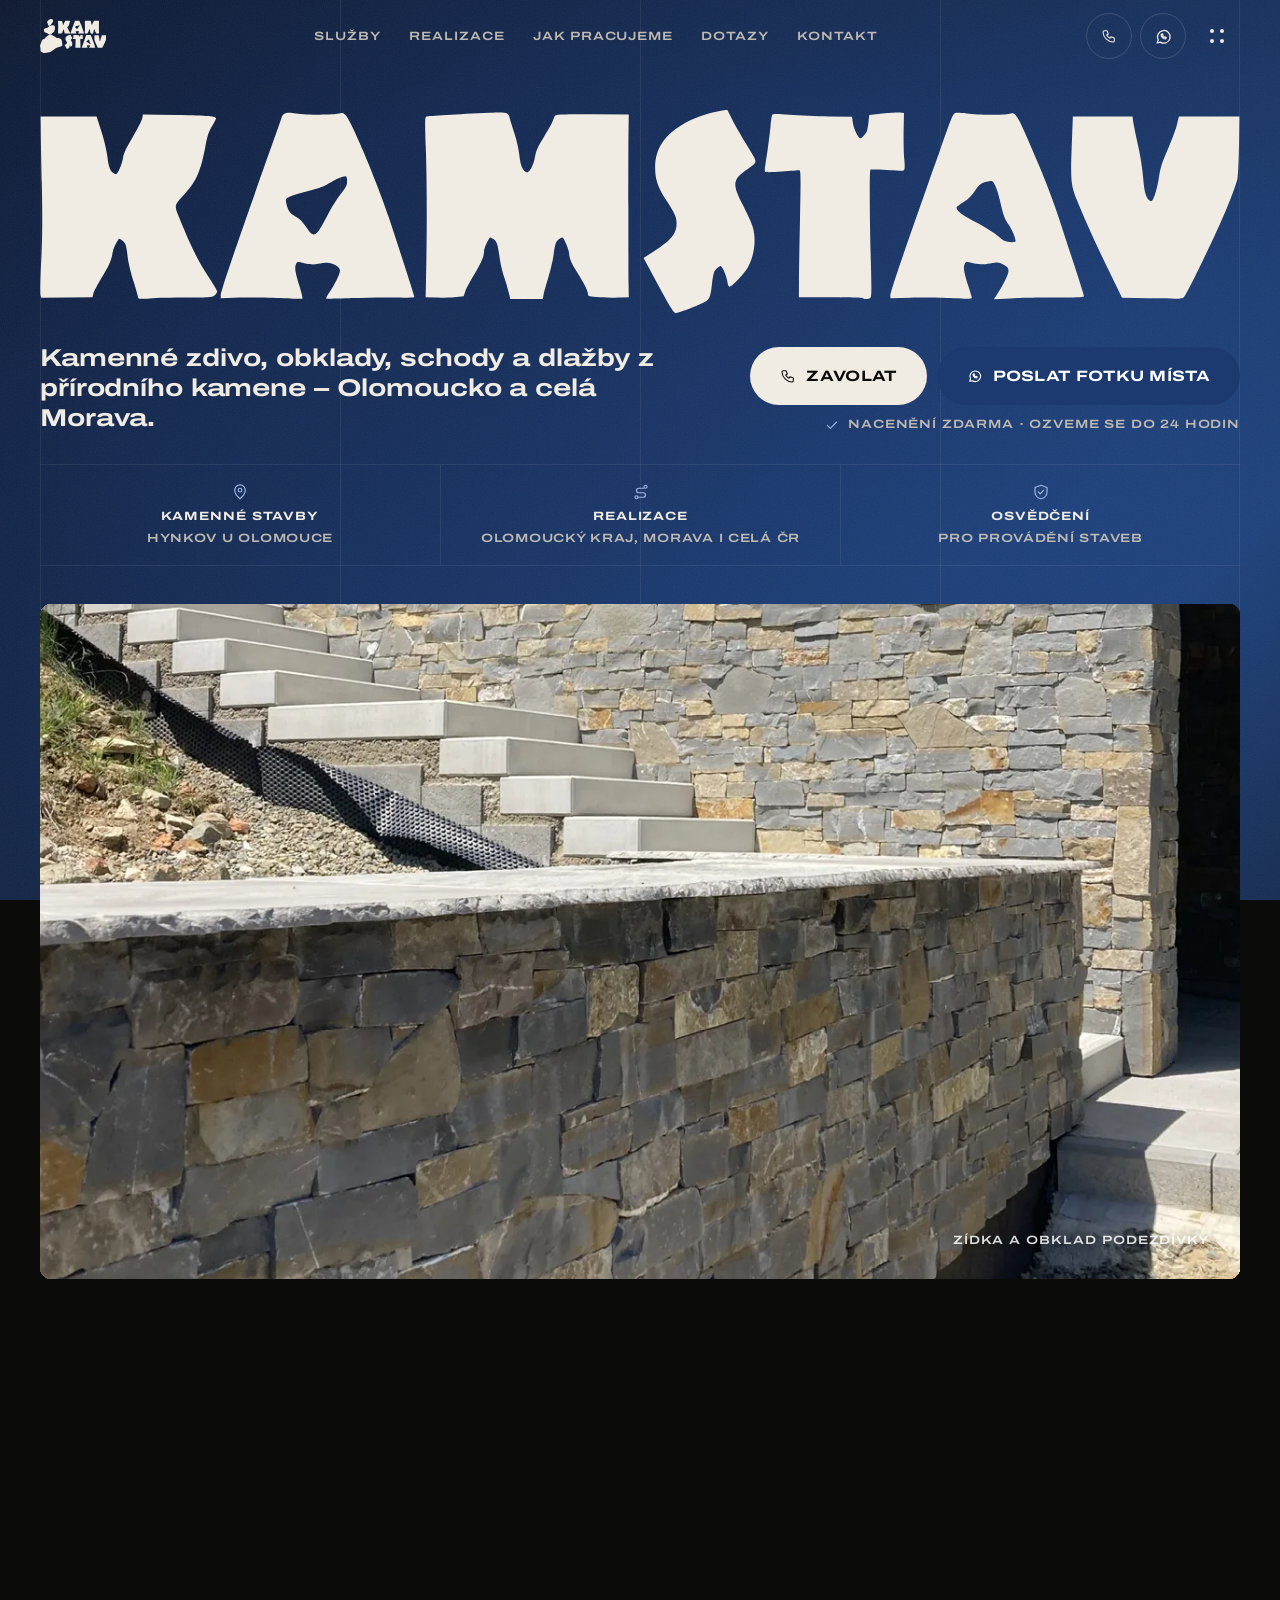
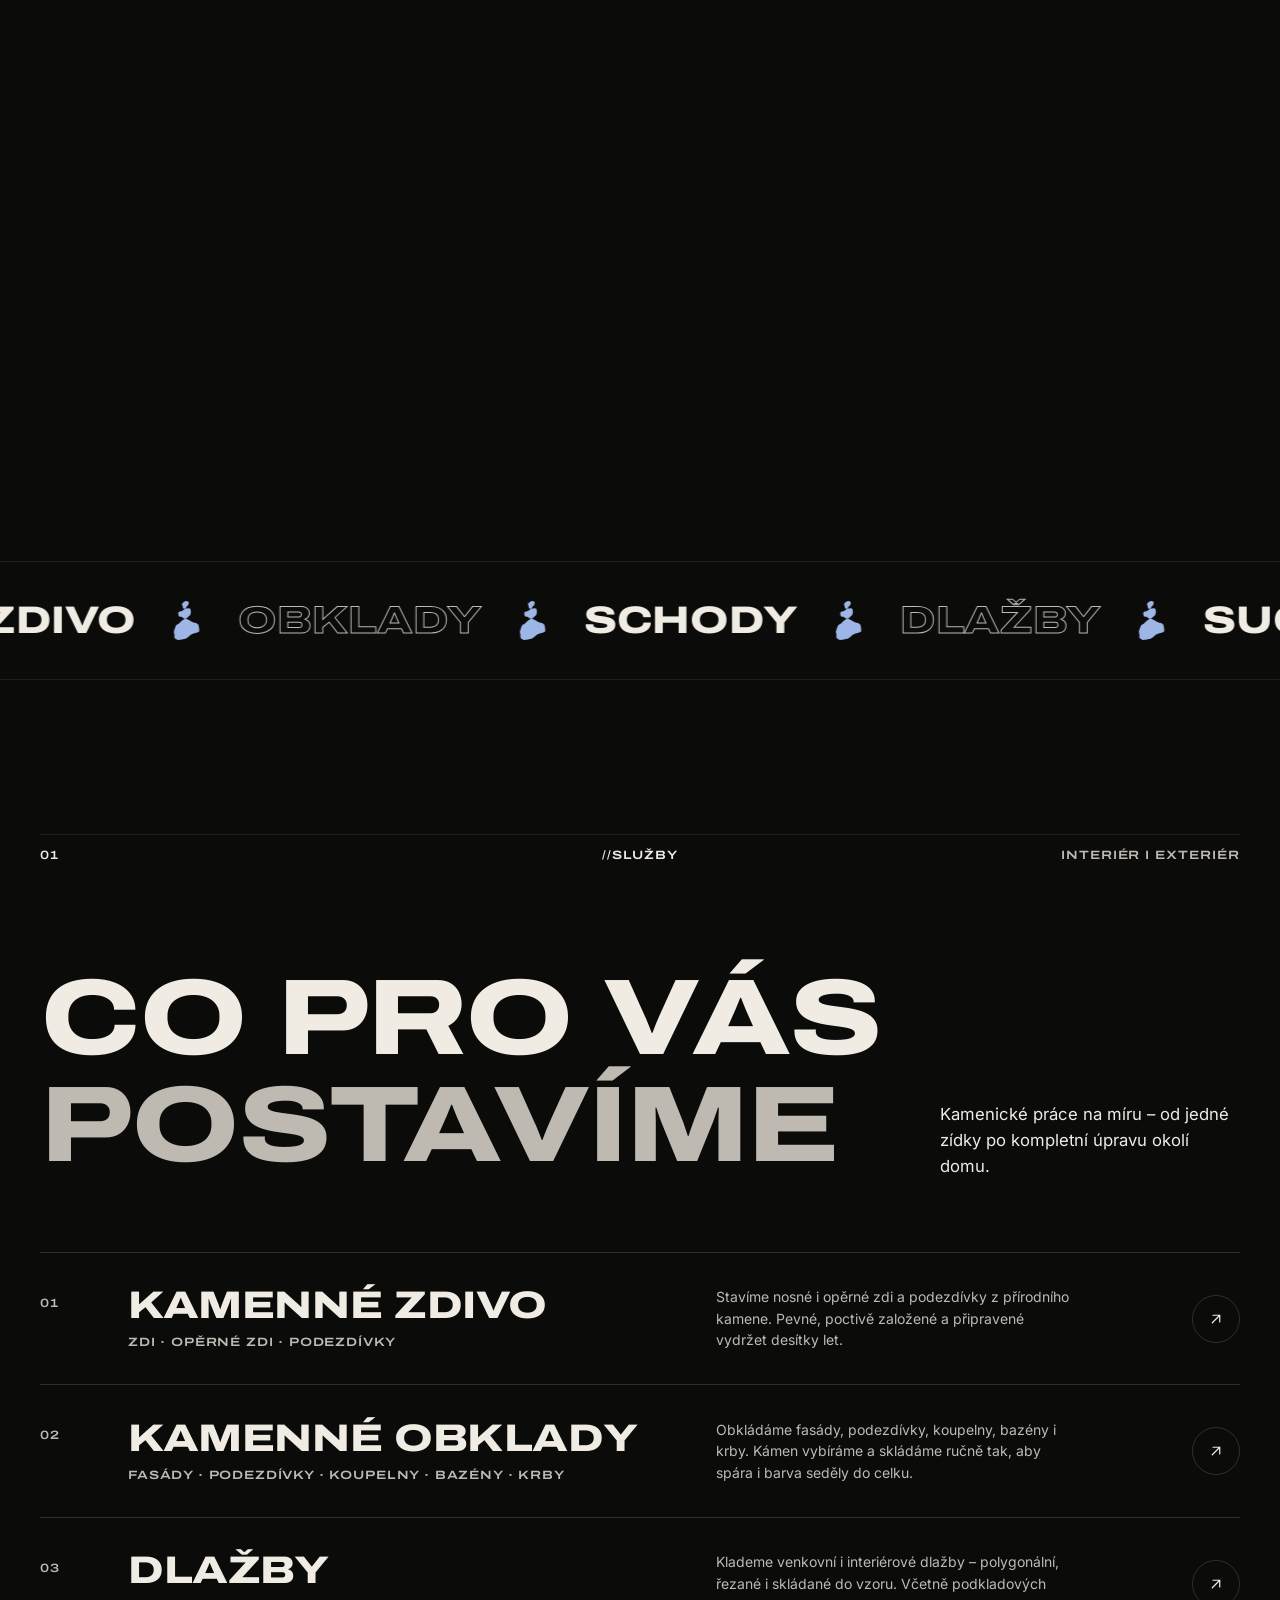
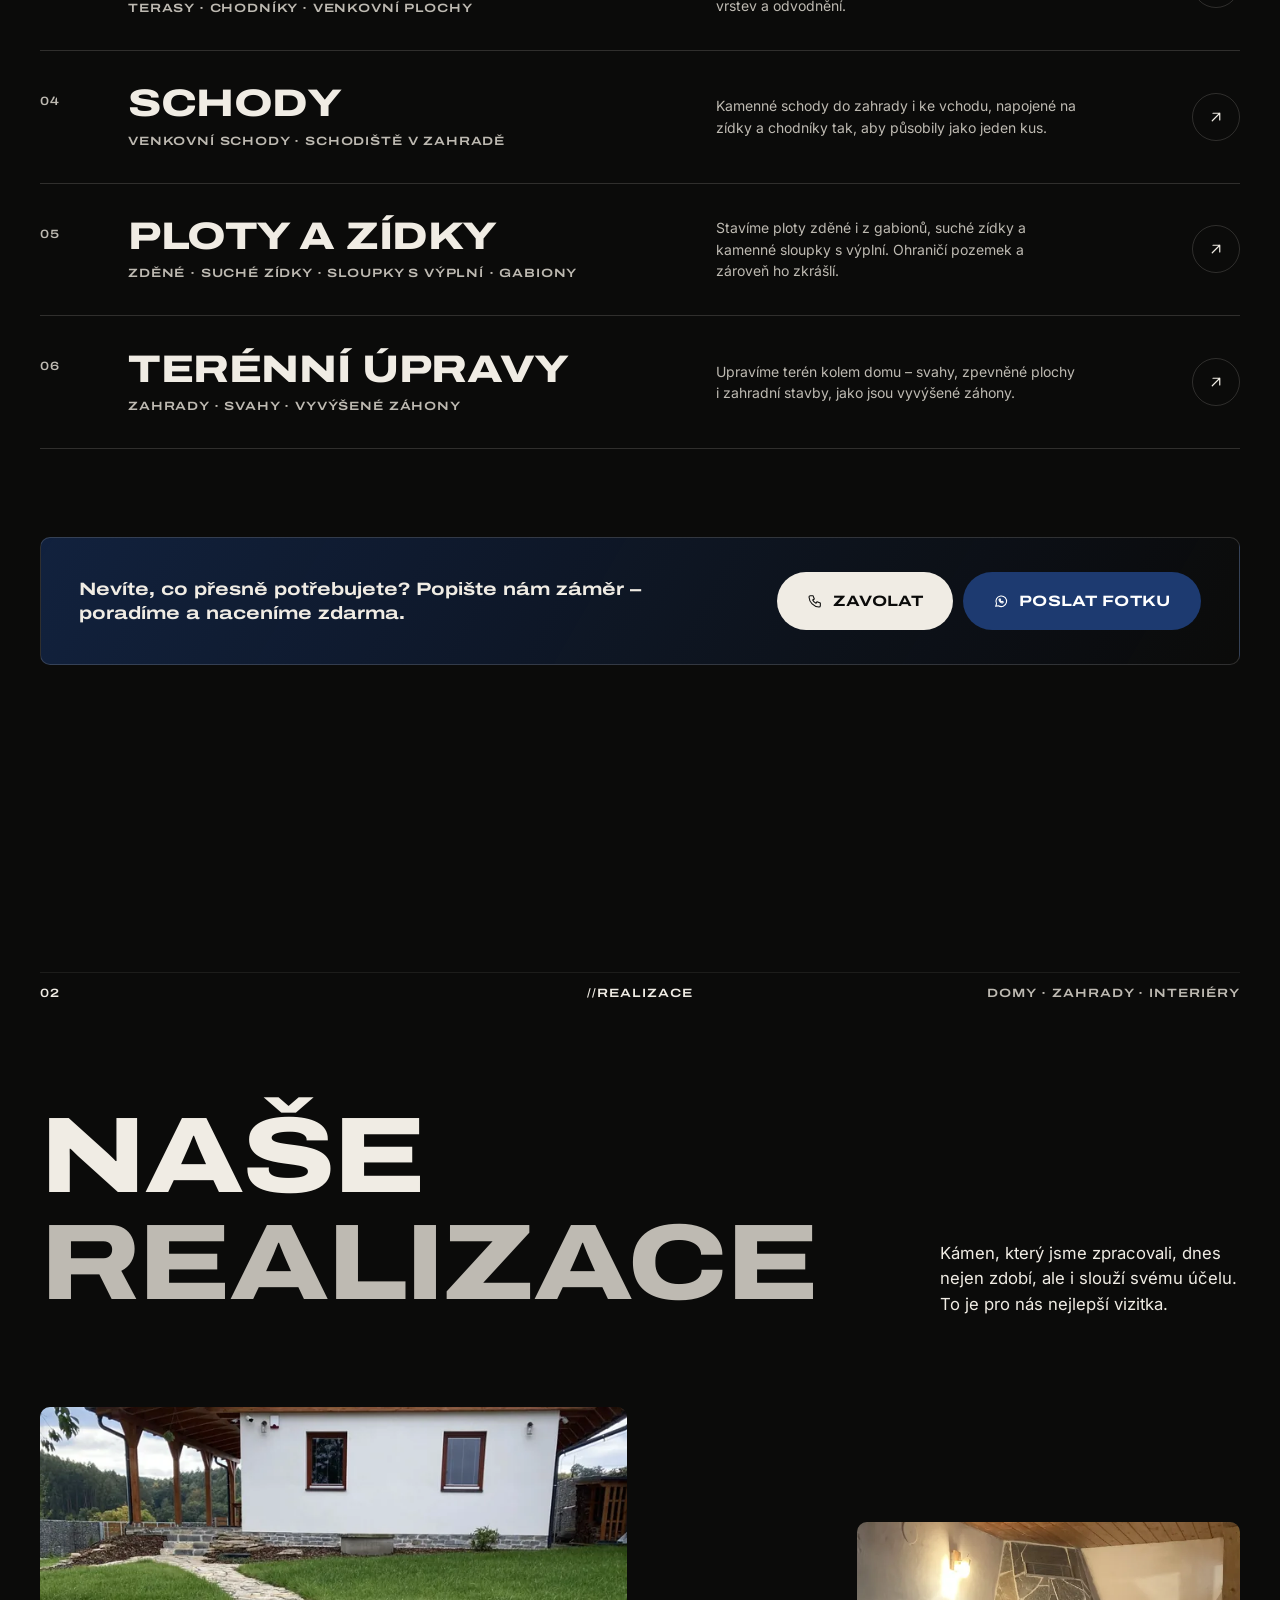
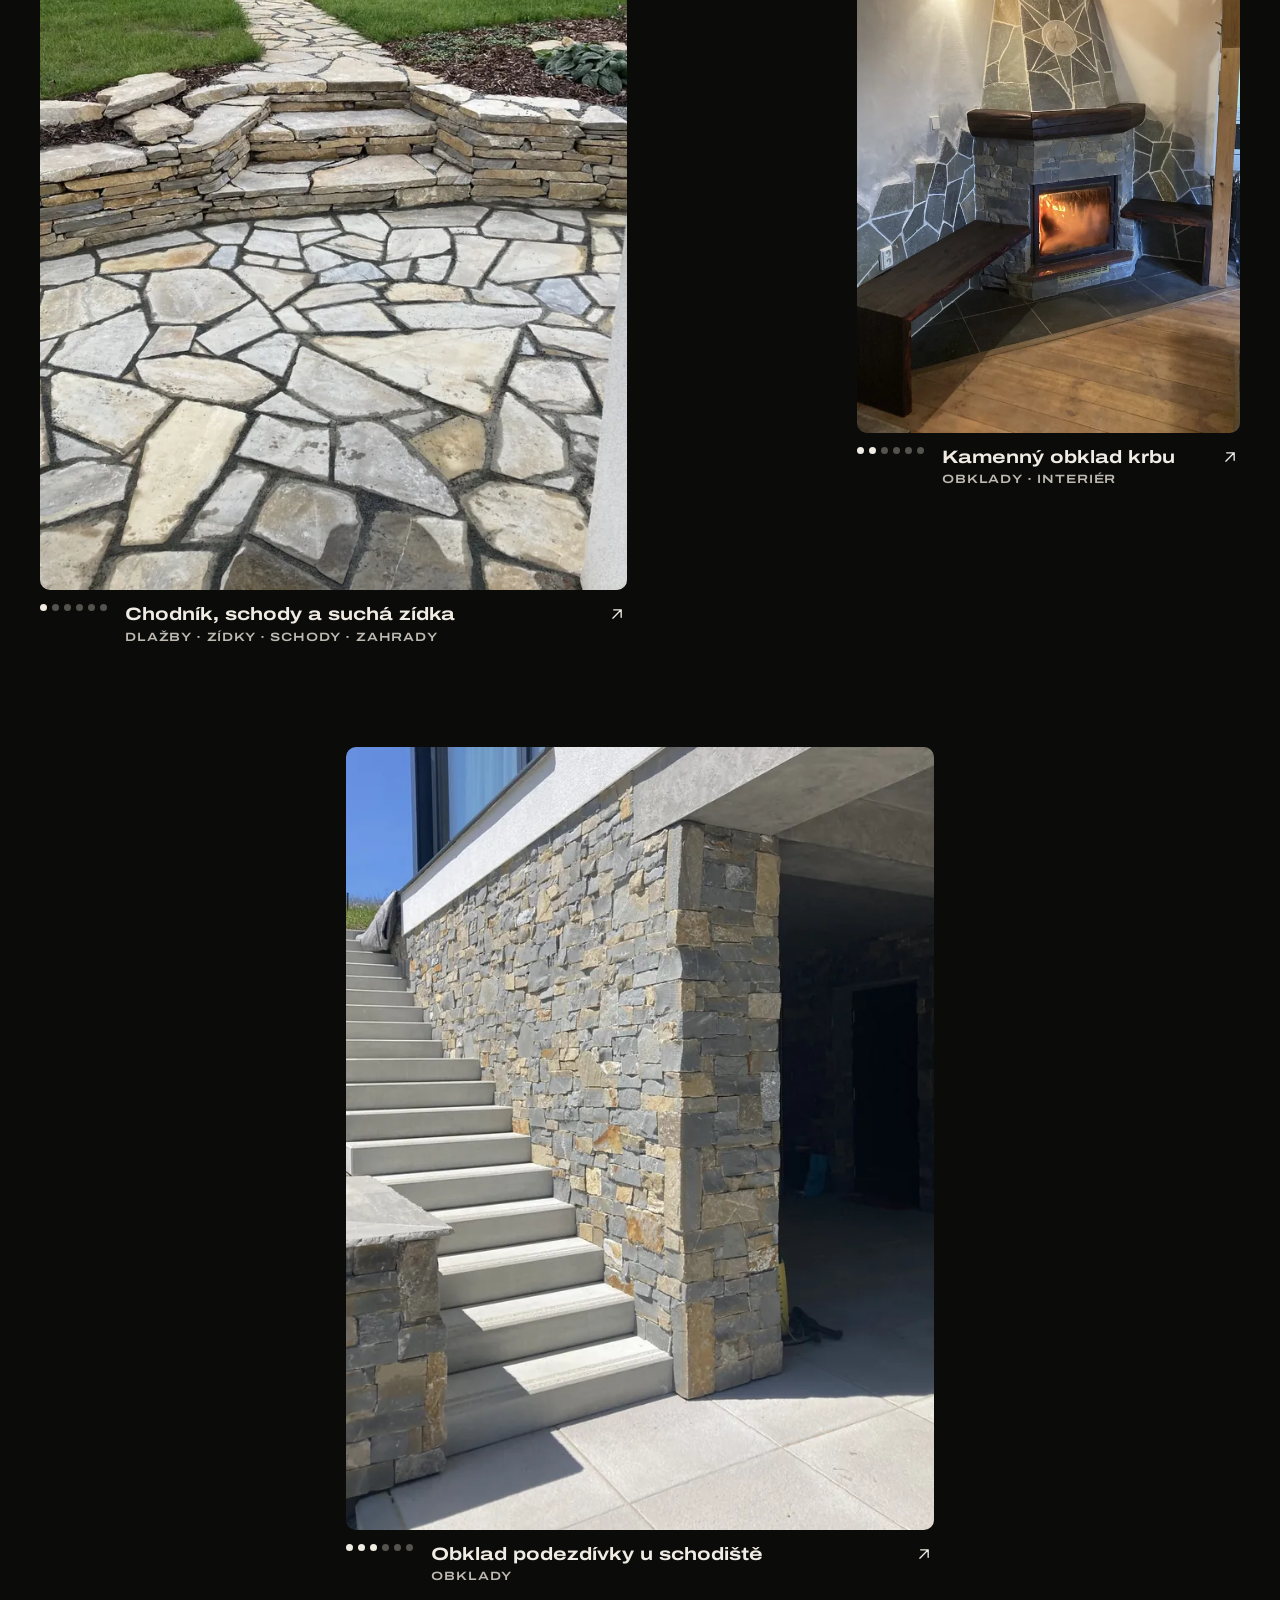
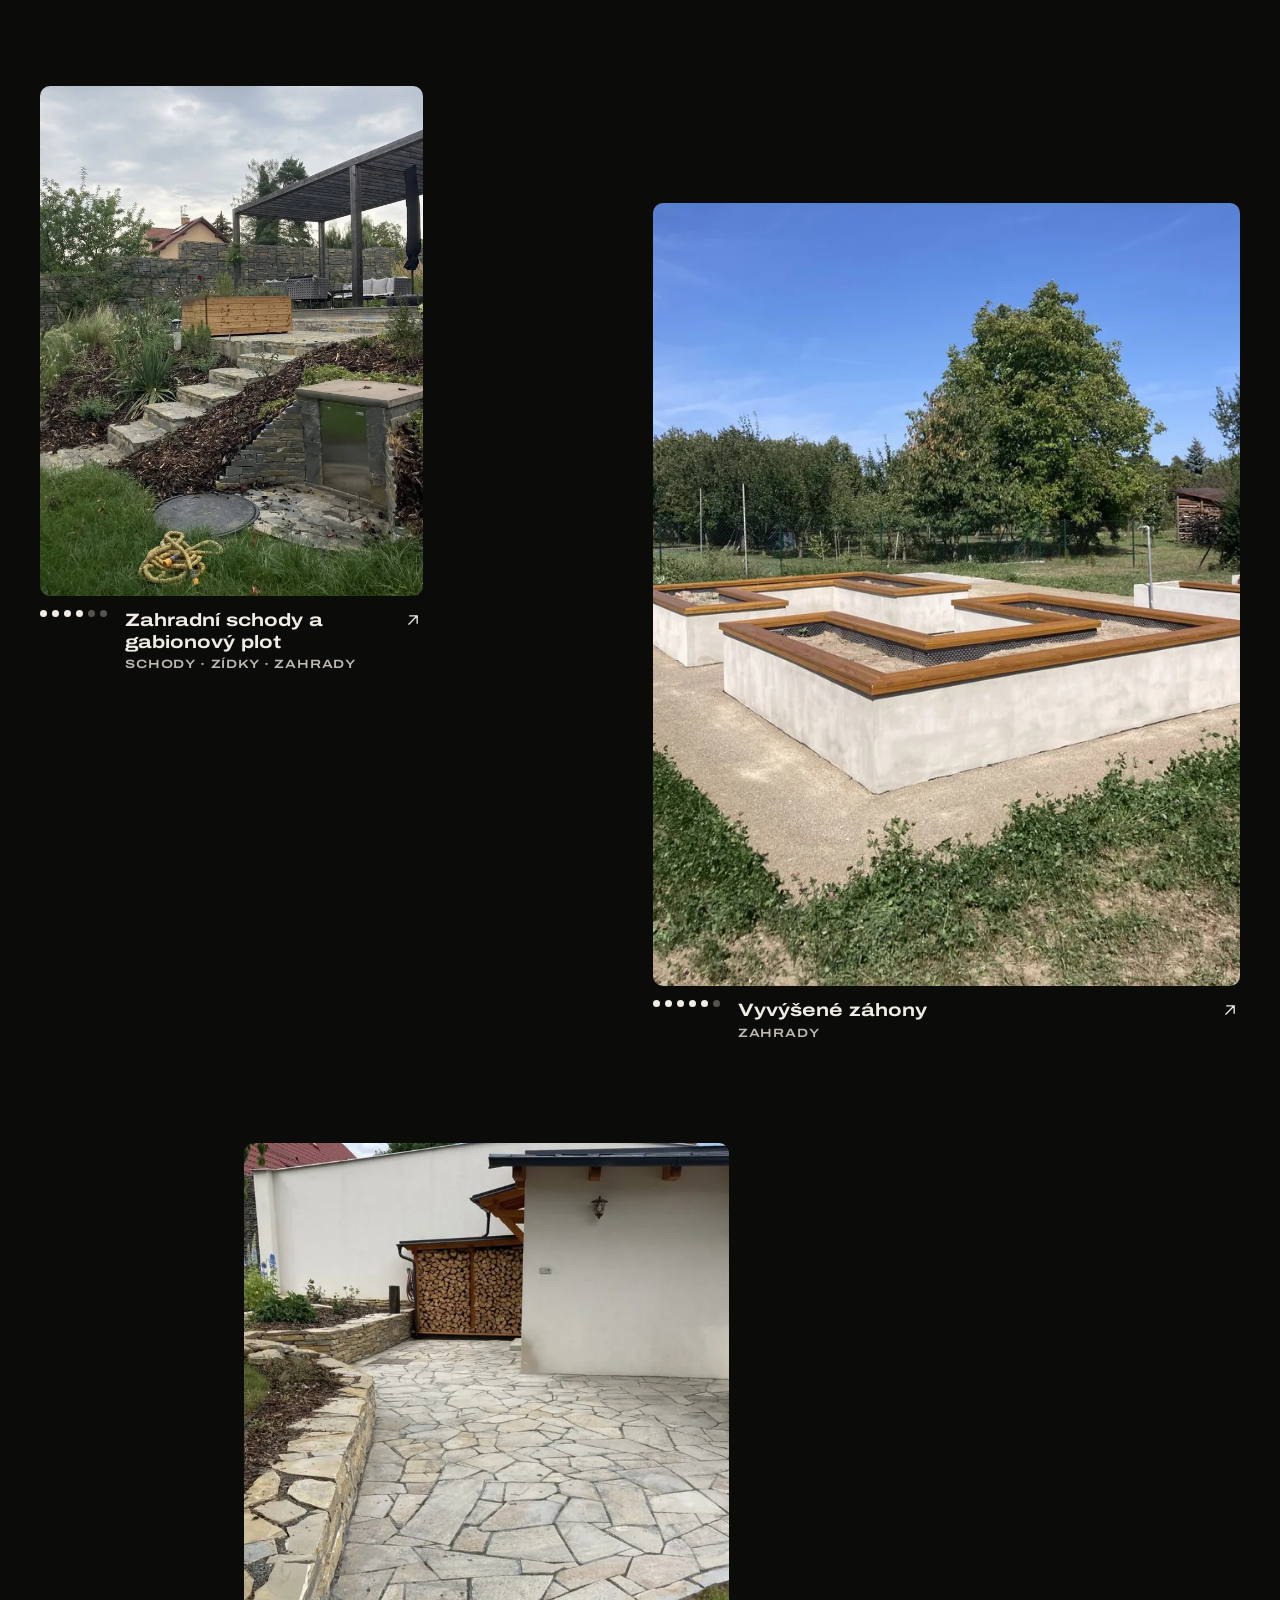
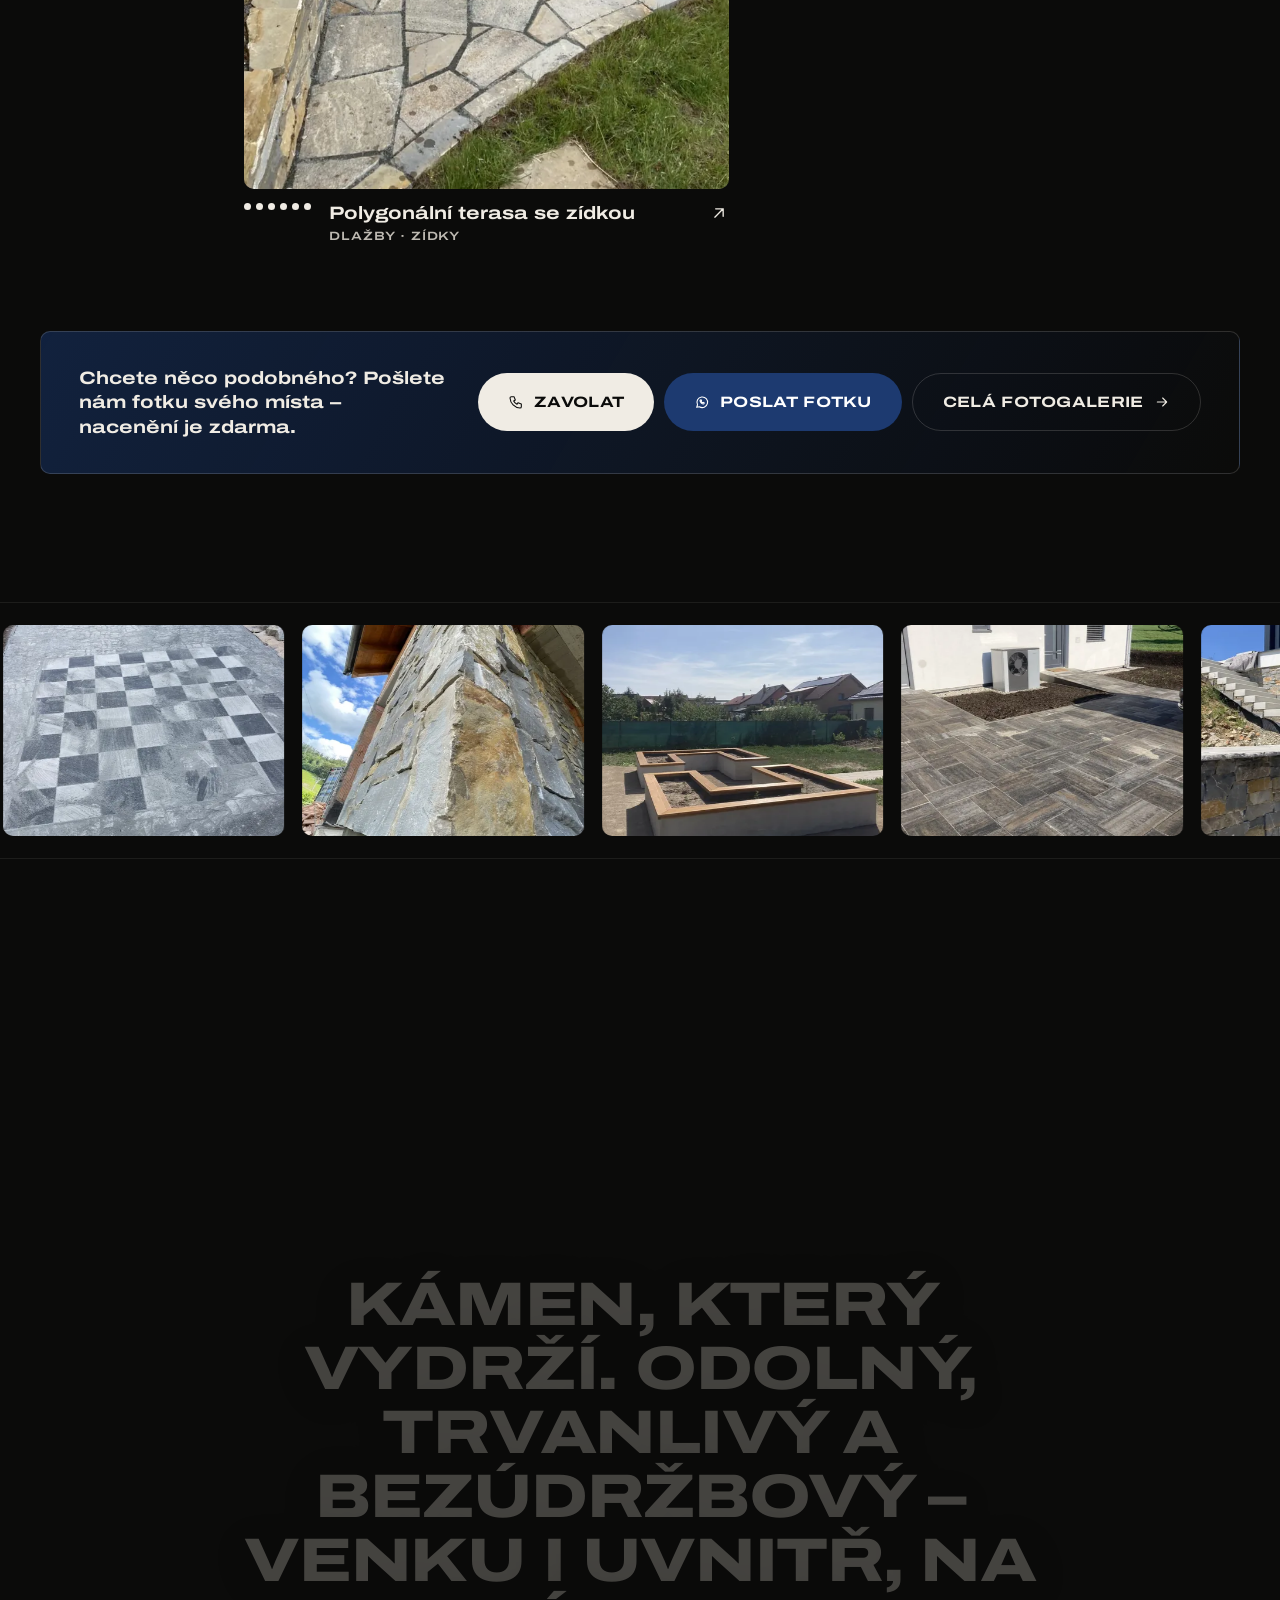
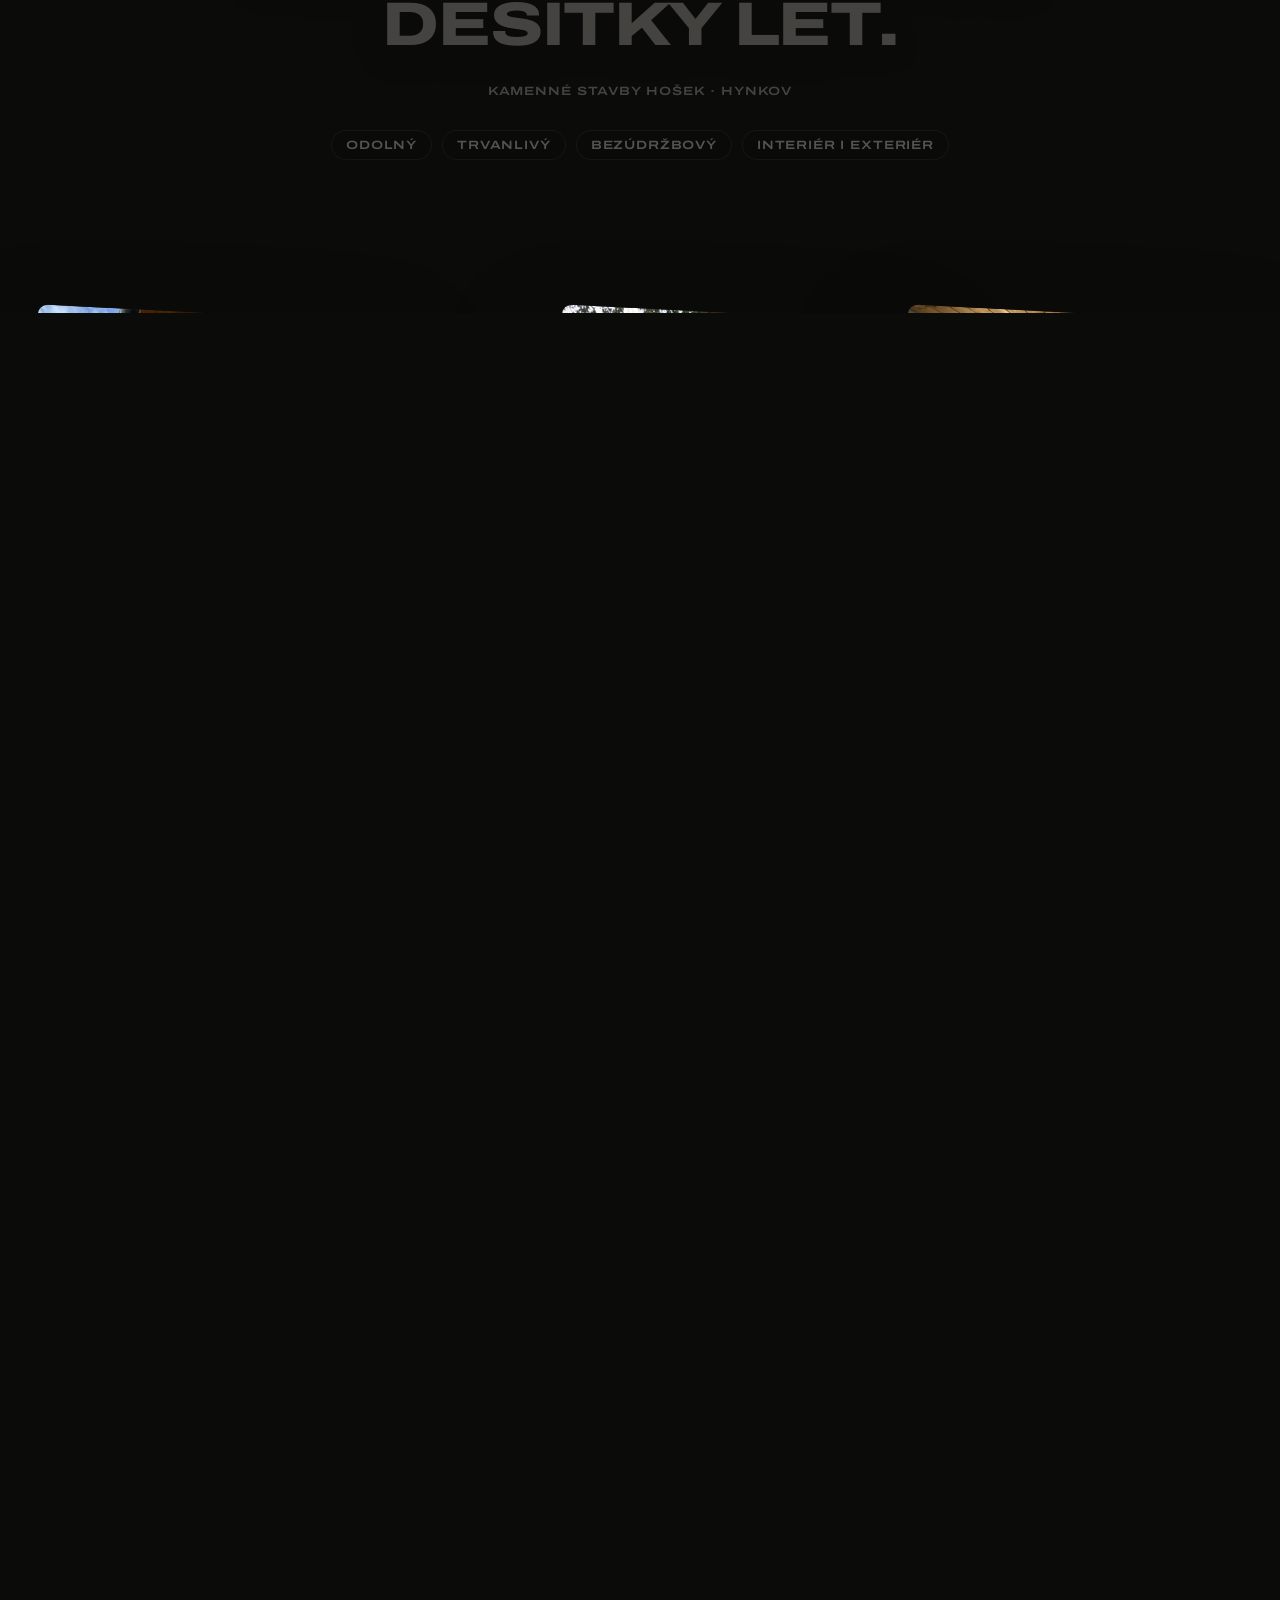
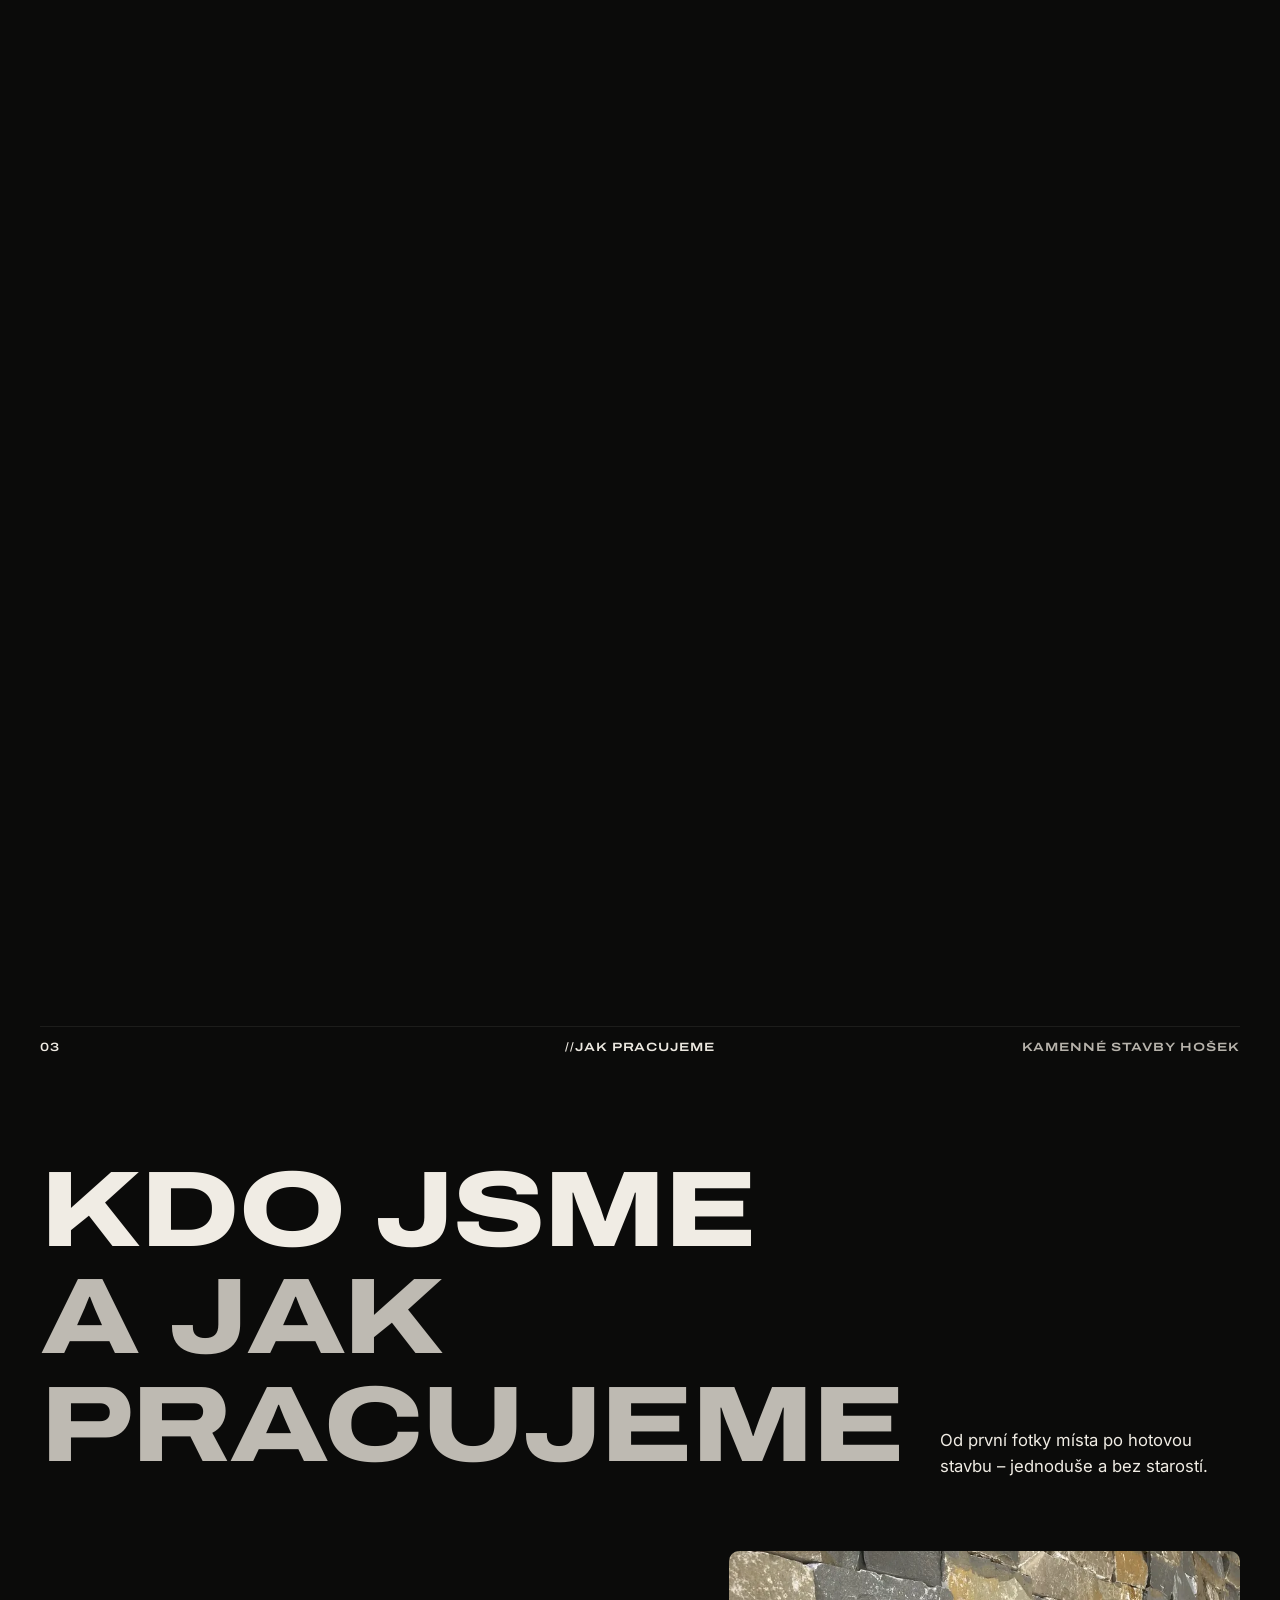
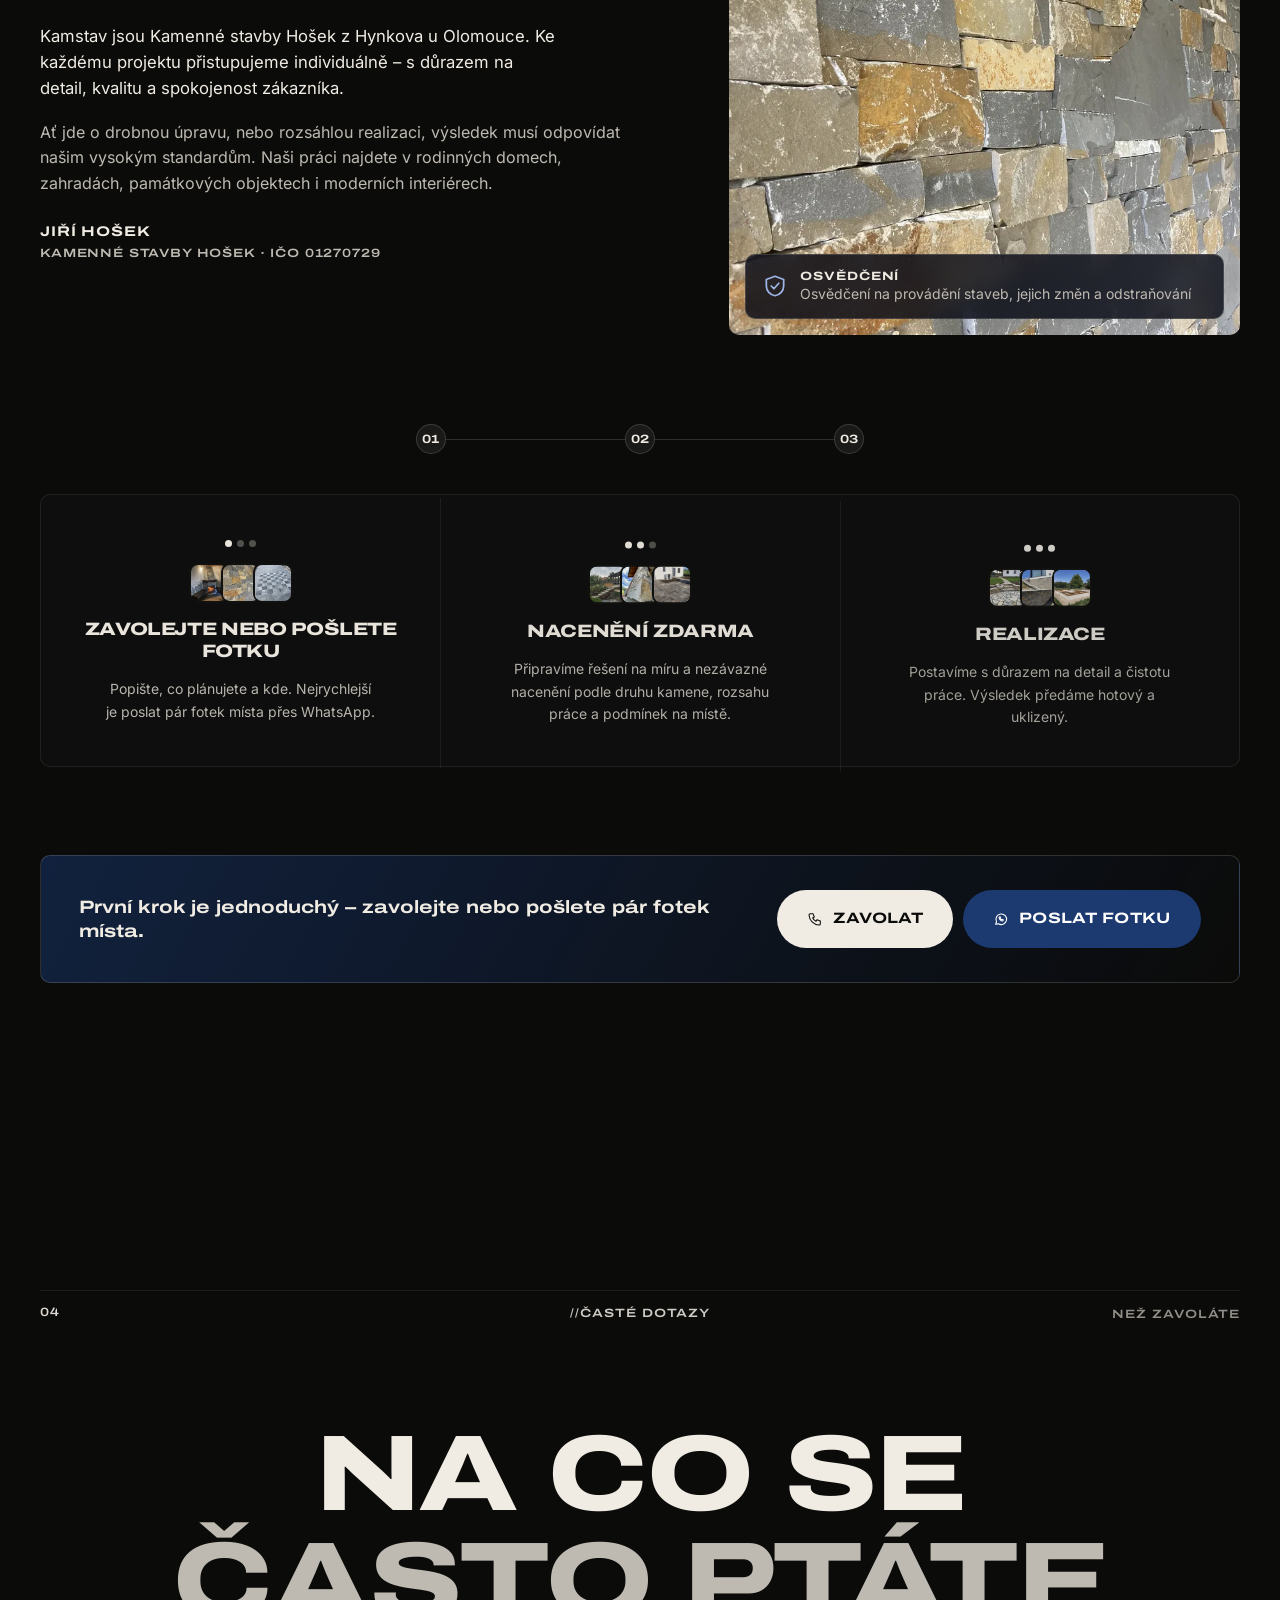
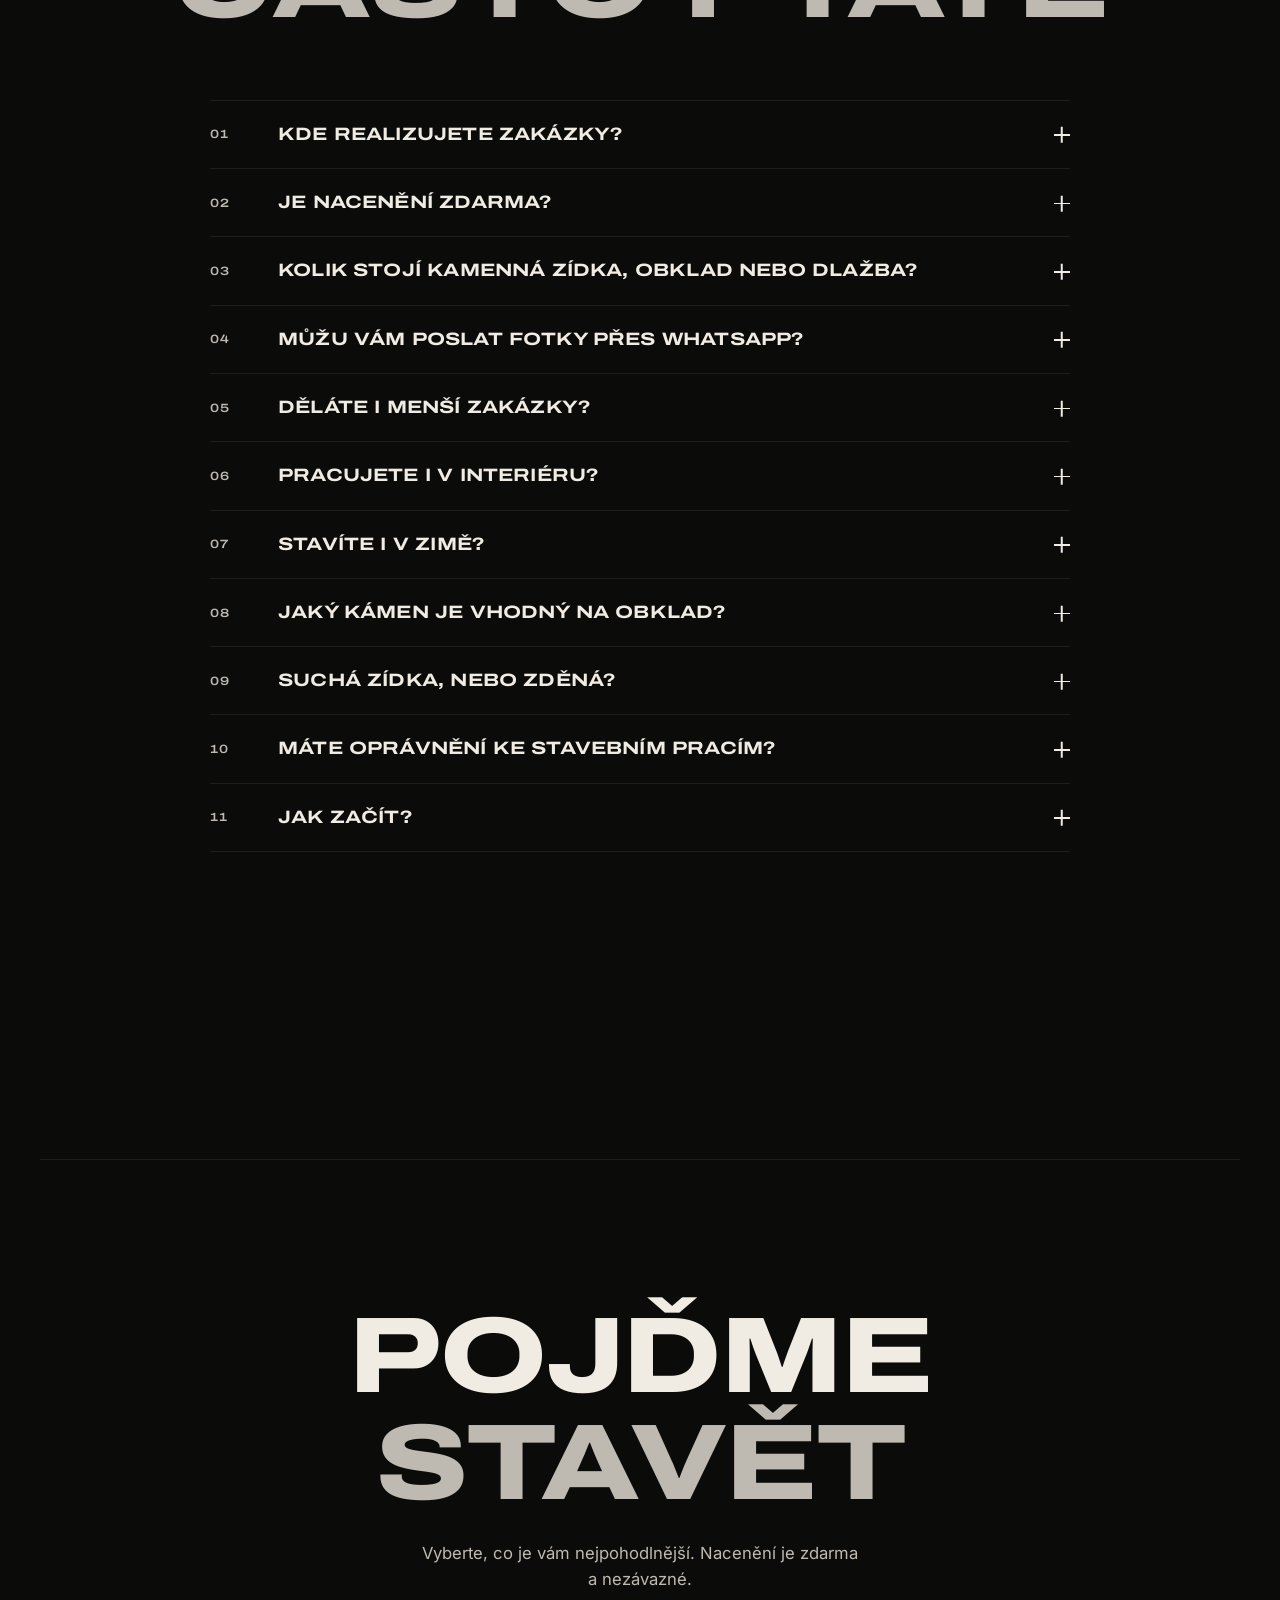
<file: index.html>
<!doctype html>
<html lang="cs" data-page="home">
<head>
  <meta charset="UTF-8" />
  <script>(function(d){var c='js',k='kamstav-intro',p=!0;try{if(sessionStorage.getItem(k))p=!1;else sessionStorage.setItem(k,'1')}catch(e){}if(matchMedia('(prefers-reduced-motion: reduce)').matches){c+=' reduce';p=!1}c+=p&&d.dataset.page==='home'?' intro-play':' no-intro';d.className+=' '+c})(document.documentElement)</script>
  <meta name="viewport" content="width=device-width, initial-scale=1" />
  <meta name="theme-color" content="#0b0b0a" />
  <link rel="icon" href="/favicon.svg" type="image/svg+xml" />
  <link rel="preload" href="/fonts/archivo-latin-wdth-normal.woff2" as="font" type="font/woff2" crossorigin />
  <link rel="preload" href="/fonts/inter-latin-wght-normal.woff2" as="font" type="font/woff2" crossorigin />
  <link rel="preload" href="/fonts/archivo-cz.woff2" as="font" type="font/woff2" crossorigin />
  <link rel="preload" as="image" media="(min-width: 721px)" href="/img/hero-zidka-1440.webp" imagesrcset="/img/hero-zidka-640.webp 640w, /img/hero-zidka-1024.webp 1024w, /img/hero-zidka-1440.webp 1440w, /img/hero-zidka-1920.webp 1920w" imagesizes="(max-width: 1280px) 100vw, 1240px" fetchpriority="high" />
  <link rel="preload" as="image" media="(max-width: 720px)" href="/img/hero-m-720.webp" imagesrcset="/img/hero-m-480.webp 480w, /img/hero-m-720.webp 720w, /img/hero-m-960.webp 960w" imagesizes="100vw" fetchpriority="high" />
  <title>Kamstav – kamenné stavby Hošek | Kamenné zdivo, obklady a dlažby, Olomouc</title>
  <meta name="description" content="Kamenné zdivo, obklady, schody, dlažby a terénní úpravy z přírodního kamene. Kamenné stavby Hošek z Hynkova u Olomouce – Olomoucký kraj, Morava i celá ČR. Volejte +420 608 970 720." />
  <link rel="canonical" href="https://kamstav.vercel.app/" />
  <meta property="og:type" content="website" />
  <meta property="og:url" content="https://kamstav.vercel.app/" />
  <meta property="og:title" content="Kamstav – kamenné stavby Hošek" />
  <meta property="og:description" content="Kamenné zdivo, obklady, schody, dlažby a terénní úpravy z přírodního kamene. Hynkov u Olomouce." />
  <meta property="og:site_name" content="Kamstav" />
  <meta property="og:locale" content="cs_CZ" />
  <meta property="og:image" content="https://kamstav.vercel.app/og.jpg" />
  <meta property="og:image:width" content="1200" />
  <meta property="og:image:height" content="630" />
  <meta property="og:image:alt" content="Kamstav – kamenná zídka a obklad z přírodního kamene" />
  <meta name="twitter:card" content="summary_large_image" />
  <meta name="robots" content="index, follow, max-image-preview:large" />
  <meta name="geo.region" content="CZ-71" />
  <meta name="geo.placename" content="Hynkov, Příkazy" />
  <link rel="apple-touch-icon" href="/apple-touch-icon.png" />
  <link rel="manifest" href="/site.webmanifest" />
  <script type="application/ld+json">{"@context":"https://schema.org","@graph":[{"@type":["HomeAndConstructionBusiness","GeneralContractor"],"@id":"https://kamstav.vercel.app/#firma","name":"Kamstav – Kamenné stavby Hošek","alternateName":["Kamstav","Kamenné stavby Hošek"],"description":"Stavební práce s přírodním kamenem: kamenné zdivo, obklady fasád, podezdívek, koupelen, bazénů a krbů, kamenné schody, venkovní dlažby, ploty, suché zídky, gabiony a terénní úpravy.","url":"https://kamstav.vercel.app/","telephone":"+420608970720","email":"kamstav@post.cz","image":["https://kamstav.vercel.app/og.jpg","https://kamstav.vercel.app/img/dlazba-chodnik-zidka-1600.webp","https://kamstav.vercel.app/img/zidka-obklad-podezdivky-1600.webp","https://kamstav.vercel.app/img/obklad-schodiste-1600.webp","https://kamstav.vercel.app/img/krb-obklad-1600.webp","https://kamstav.vercel.app/img/zahrada-schody-gabiony-1280.webp","https://kamstav.vercel.app/img/dlazba-terasa-drevnik-980.webp"],"logo":"https://kamstav.vercel.app/icon-512.png","founder":{"@type":"Person","name":"Jiří Hošek"},"identifier":{"@type":"PropertyValue","propertyID":"IČO","value":"01270729"},"address":{"@type":"PostalAddress","streetAddress":"Hynkov 3","addressLocality":"Příkazy","postalCode":"783 33","addressRegion":"Olomoucký kraj","addressCountry":"CZ"},"areaServed":[{"@type":"AdministrativeArea","name":"Olomoucký kraj"},{"@type":"Place","name":"Morava"},{"@type":"Country","name":"Česká republika"}],"knowsAbout":["přírodní kámen","kamenné zdivo","kamenné obklady","suché zídky","polygonální dlažba","gabiony","kamenné schody","terénní úpravy"],"hasCredential":{"@type":"EducationalOccupationalCredential","name":"Osvědčení na provádění staveb, jejich změn a odstraňování"},"sameAs":["https://www.facebook.com/kamstav.cz/","https://www.instagram.com/kamstav.cz"],"hasOfferCatalog":{"@type":"OfferCatalog","name":"Kamenické a stavební práce","itemListElement":[{"@type":"Offer","itemOffered":{"@id":"https://kamstav.vercel.app/kamenne-zdivo/#sluzba"}},{"@type":"Offer","itemOffered":{"@id":"https://kamstav.vercel.app/kamenne-obklady/#sluzba"}},{"@type":"Offer","itemOffered":{"@id":"https://kamstav.vercel.app/kamenne-dlazby/#sluzba"}},{"@type":"Offer","itemOffered":{"@id":"https://kamstav.vercel.app/kamenne-schody/#sluzba"}},{"@type":"Offer","itemOffered":{"@id":"https://kamstav.vercel.app/ploty-a-zidky/#sluzba"}},{"@type":"Offer","itemOffered":{"@id":"https://kamstav.vercel.app/terenni-upravy/#sluzba"}}]}},{"@type":"WebSite","@id":"https://kamstav.vercel.app/#web","url":"https://kamstav.vercel.app/","name":"Kamstav","inLanguage":"cs","publisher":{"@id":"https://kamstav.vercel.app/#firma"}},{"@type":"WebPage","@id":"https://kamstav.vercel.app/#stranka","url":"https://kamstav.vercel.app/","name":"Kamstav – kamenné stavby Hošek","isPartOf":{"@id":"https://kamstav.vercel.app/#web"},"about":{"@id":"https://kamstav.vercel.app/#firma"},"inLanguage":"cs","primaryImageOfPage":"https://kamstav.vercel.app/og.jpg","dateModified":"2026-11-03"},{"@type":"FAQPage","@id":"https://kamstav.vercel.app/#faq","mainEntity":[{"@type":"Question","name":"Kde realizujete zakázky?","acceptedAnswer":{"@type":"Answer","text":"Sídlíme v Hynkově u Olomouce. Nejčastěji pracujeme v Olomouckém kraji, ale zakázky realizujeme po celé Moravě i v celé České republice."}},{"@type":"Question","name":"Je nacenění zdarma?","acceptedAnswer":{"@type":"Answer","text":"Ano, nacenění je zdarma a nezávazné. Stačí zavolat nebo poslat fotky místa přes WhatsApp a popsat, co plánujete."}},{"@type":"Question","name":"Kolik stojí kamenná zídka, obklad nebo dlažba?","acceptedAnswer":{"@type":"Answer","text":"Cena závisí na druhu kamene, rozsahu práce a podmínkách na místě – proto každou zakázku naceňujeme na míru. Nacenění je zdarma."}},{"@type":"Question","name":"Můžu vám poslat fotky přes WhatsApp?","acceptedAnswer":{"@type":"Answer","text":"Ano, fotky místa a krátký popis pošlete na WhatsApp +420 608 970 720. Podle fotek se rychle zorientujeme a ozveme se zpět."}},{"@type":"Question","name":"Děláte i menší zakázky?","acceptedAnswer":{"@type":"Answer","text":"Ano. Ke každému projektu přistupujeme individuálně – ať jde o drobnou úpravu, nebo rozsáhlou realizaci."}},{"@type":"Question","name":"Pracujete i v interiéru?","acceptedAnswer":{"@type":"Answer","text":"Ano. Kromě fasád, zídek a dlažeb obkládáme i koupelny, krby a další interiérové plochy."}},{"@type":"Question","name":"Stavíte i v zimě?","acceptedAnswer":{"@type":"Answer","text":"Práce s maltou vyžadují teploty nad bodem mrazu, proto je v zimě plánujeme podle počasí. Termín realizace vždy domluvíme tak, aby výsledek vydržel."}},{"@type":"Question","name":"Jaký kámen je vhodný na obklad?","acceptedAnswer":{"@type":"Answer","text":"Venku je důležitá mrazuvzdornost a nízká nasákavost, uvnitř rozhoduje hlavně vzhled. Druhy kamene, formáty i způsoby kladení jsme sepsali v průvodci."}},{"@type":"Question","name":"Suchá zídka, nebo zděná?","acceptedAnswer":{"@type":"Answer","text":"Suchá zídka se skládá bez malty a hodí se do zahrady, zděná je spojená maltou a unese větší zatížení. Rozdíly a doporučení najdete v průvodci."}},{"@type":"Question","name":"Máte oprávnění ke stavebním pracím?","acceptedAnswer":{"@type":"Answer","text":"Ano, máme osvědčení na provádění staveb, jejich změn a odstraňování."}},{"@type":"Question","name":"Jak začít?","acceptedAnswer":{"@type":"Answer","text":"Zavolejte Jiřímu Hoškovi nebo pošlete fotky místa přes WhatsApp – co plánujete a kde. Připravíme nezávazné nacenění zdarma."}}]},{"@type":"HowTo","name":"Jak probíhá spolupráce s Kamstav","step":[{"@type":"HowToStep","position":1,"name":"Zavolejte nebo pošlete fotku","text":"Popište, co plánujete a kde. Nejrychlejší je poslat pár fotek místa přes WhatsApp."},{"@type":"HowToStep","position":2,"name":"Nacenění zdarma","text":"Připravíme řešení na míru a nezávazné nacenění podle druhu kamene, rozsahu práce a podmínek na místě."},{"@type":"HowToStep","position":3,"name":"Realizace","text":"Postavíme s důrazem na detail a čistotu práce. Výsledek předáme hotový a uklizený."}]}]}</script>
  <script type="module" crossorigin src="/assets/main-CPPkA79n.js"></script>
  <link rel="stylesheet" crossorigin href="/assets/style-BR2X69S3.css">
</head>
<body>
  <div id="root"><div><div class="intro" aria-hidden="true"><svg viewBox="0 0 1002 515" role="img" aria-label="Kamstav"><g class="stones" fill="currentColor"><path class="stone stone-bottom" d="M45.4 512.1C32.2 506.9 18.5 497.7 12.3 489.8C7.5 483.8 6.5 479.2 7.9 468.9C9.6 455.7 9.3 451.2 5.5 433.9C3.6 425.1 2 417 2 415.9C2 414.9 1.5 414 1 414C-0.2 414 -0.4 404.3 0.8 403.8C1.2 403.6 2.8 399.1 4.3 393.8C7.5 382.4 18.2 352.4 25.2 335.3C31.5 319.9 34.6 316.6 50.2 308.5C67.4 299.7 71.5 296.5 82 284C90.6 273.8 96.4 268.7 112 257.6C141.6 236.5 145.1 234.7 156.5 234.8C169.4 234.8 184.5 241.6 212.5 259.9C245.6 281.7 254.1 285.6 274.4 288.5C280.9 289.4 288.5 290.9 291.4 291.7C303.6 295.3 318.8 305.3 325.1 313.9C328.6 318.5 329.4 322 332.4 342.5C335.9 367.3 336.9 375.2 337.6 387.5C338.2 396.8 338 399.1 336.6 401.8C332.2 410.4 314.6 418.3 277.3 428.5C254.3 434.8 249.9 436.4 239.3 442C228.6 447.6 218.6 454.7 200 470C173.7 491.7 160.6 499 141 503.3C111.7 509.8 76.5 515 62.8 515C53.9 514.9 51.5 514.5 45.4 512.1Z"></path><path class="stone stone-mid" d="M140.2 234C134.2 231.9 128.7 228.8 118.5 222C108.3 215.1 104.4 213.4 91.8 210C73.9 205.1 68 201.7 64.5 194.3C62.5 190.1 59.1 168.5 59 159.9C59 150.3 63.2 147.1 84.5 140.5C107 133.7 111.2 131.5 131.3 115.7C141.4 107.8 153.4 100.5 154.8 101.4C155.2 101.6 157.4 101.5 159.6 101C169.5 98.6 189.1 95.7 195.2 95.7C201.1 95.6 202.8 96.1 209.7 99.5C215.1 102.3 218.4 104.8 220.6 107.7C223.6 111.6 223.8 112.6 224.5 122.7C224.9 128.6 225.6 135.7 226.1 138.4C228 148.5 227.3 154.1 222.4 168.2C217.8 181.5 214.1 190 211.7 193.1C211 194.1 207 197 202.9 199.6C198.7 202.3 190.7 208.8 185.1 214C164.6 233.1 152.6 238.4 140.2 234Z"></path><path class="stone stone-top" d="M138 102.1C123.4 98.2 120.4 94.6 119.1 79.7C118.5 73.4 117.4 69.4 114.6 63C109.4 51.3 107.6 44.9 108.4 40.8C109.2 36.3 118.2 26.3 126.2 20.9C129.5 18.6 133.3 15.1 134.8 13C138.5 7.7 142.9 5.5 154.2 3.4C159.6 2.4 164 1.2 164 0.8C164 0.4 165.3 0 167 0C168.7 0 170 0.4 170 0.8C170 1.9 179.4 4.9 185.8 5.9C188.6 6.3 192 7.6 193.1 8.6C196.3 11.4 199 17.9 199 23C199 27.5 193.6 46 190.4 52.2C189.5 54 184 60.5 178.1 66.5C168.6 76.4 167 78.6 162.1 88.6C157.1 98.9 156.3 99.9 152.3 101.9C147.2 104.4 146.6 104.4 138 102.1Z"></path></g><g class="letters" fill="currentColor"><path class="letter" fill-rule="evenodd" d="M376.6 220.9C376.3 220.1 375.6 217.5 375 215C374.3 212.5 372.5 206.5 370.9 201.7C366.7 188.8 366.2 186.5 365 176.2C364.4 171 363.3 165.5 362.5 163.9C361.1 161.3 356.3 157.2 355.6 158.1C352.8 161.9 349.9 169.2 348.6 175.9C347.3 183.2 346.2 185.6 340.1 195.4C333.3 206.1 328 216.3 328 218.6C328 219.3 319.7 219.9 301.8 220.3C280.2 220.8 275.3 220.7 274.1 219.5C272.9 218.4 272.9 212.9 274.1 182.3C275.8 137.8 275.9 114.5 274.2 67.6C273.1 36.1 273.1 30.5 274.3 29.3C275.4 28.1 278.5 28.1 293.1 28.9C302.7 29.4 315.5 29.6 321.5 29.3L332.5 28.7L336.4 41.6C342.9 63 343.9 67.2 344 73.5C344.1 81 346.8 87.3 350.8 89.4L353.7 90.9L356.9 84.1C358.6 80.4 360 76.2 360 74.8C360 69.8 363 62.7 369.3 52.7C376.8 40.9 379.5 35.7 380.4 31.4C381.1 28.5 381.5 28.2 386.2 27.6C392.8 26.7 444.9 27.9 452 29.1C455 29.6 457.8 30.4 458.3 30.9C458.8 31.4 457.3 34.5 455 38.1C450.5 45.2 449.3 48.8 445.7 67.6C441.6 88.8 436.4 99.3 422.3 114.3C418.3 118.6 415 122.8 415 123.5C415 124.7 422.3 143.2 427.5 155.5C434.3 171.4 439.7 181.6 448.7 195.6C454.4 204.5 459 212.6 459 213.6C458.9 214.7 458 216.6 457 217.9L455 220.3L420.7 220.5C401.9 220.6 384.4 221.1 381.8 221.5C378.1 222.1 376.9 221.9 376.6 220.9Z"></path><path class="letter" fill-rule="evenodd" d="M528.5 220.8C518 220.3 499.7 220.1 487.8 220.4C475.8 220.7 465.4 220.7 464.5 220.4C463.7 220 463 218.8 463 217.6C463 214.9 477.8 171.6 501.9 103.2C514.4 68 519.9 52.2 524 40.5C526.3 33.9 528.7 27.9 529.3 27.1C530.5 25.7 530 25.7 562.4 27.7C568.1 28 576.8 27.7 582.8 27C593.2 25.8 593.2 25.8 595.6 28.1C597.8 30.4 605.4 46.7 618.2 76.5C628.8 101.3 633.7 114.1 640.8 136C644.7 147.8 652.4 171.4 657.9 188.3C663.5 205.3 667.7 219.6 667.4 220.1C667.1 220.7 657.3 220.8 642.2 220.4C628.6 220.1 607.8 220.3 596 220.8C584.2 221.4 574.4 221.7 574.2 221.6C574.1 221.4 576.7 216.9 580.1 211.6C586.5 201.3 588.3 197.5 589.5 192.3C590.1 189.2 590 189 584.1 186C577.1 182.5 576.6 182.5 568 184.6C561.8 186.2 561.1 186.2 552.7 184.3L543.9 182.3L542.4 185.1C541.1 187.7 541.1 188.7 542.5 194.4C543.3 198 545.3 205 547 210.1C550.3 220.2 550.6 222.1 548.8 221.8C548.1 221.8 539 221.3 528.5 220.8ZM563.3 152.9C566 151.7 569.3 146.4 577.5 130.5C580.6 124.5 584.4 118 585.8 116.1C596.3 102.9 597 101.8 597 98C597 91.2 596.7 91 589.5 93.5C585.9 94.8 581.3 97.2 579.1 98.9C573.8 103.1 570.6 104.3 555.5 107.8C542.4 110.9 537.1 112.7 533.6 115.5C531.8 116.9 531.8 117.3 533 122.7C534.7 129.5 536.9 132.2 543.5 135.8C547.5 137.9 549.5 140.1 553.5 146.2C556.2 150.5 559 153.9 559.7 154C560.4 154 562 153.5 563.3 152.9Z"></path><path class="letter" fill-rule="evenodd" d="M768.7 221.3C768.3 221 768 219.7 768 218.5C768 217.4 765.7 209.2 763 200.5C760 191 757.7 181.7 757.4 177.5C757.1 173.7 756.4 168.7 755.8 166.5C754.8 162.4 750.6 157 748.4 157C746.4 157 742 166.6 740.5 174.5C738.9 182.9 738.1 184.8 730.4 196.5C724.6 205.4 720 214.9 720 217.9C720 219.5 718.4 219.7 701.1 220.4C690.8 220.7 681.5 220.8 680.6 220.4C678.6 219.6 678.5 210.3 680.4 161.4C681.4 137.5 681.5 119.3 681 104.4C680.5 92.3 679.8 70.7 679.4 56.3L678.7 30.1L681.4 29C682.9 28.5 690.5 28 698.3 28C706.1 28 719.2 27.3 727.5 26.5C743.7 24.9 763.8 24.6 765.7 25.8C766.4 26.2 768 30.2 769.3 34.5C770.6 38.9 773.1 47.2 774.8 53C776.5 58.8 778.3 67.8 778.9 73C780 83.4 782 87.3 786.3 87.8C788.5 88.1 789.2 87.4 791.1 83.8C792.3 81.4 794.1 75.7 795.1 71.1C796.7 64 798.1 60.8 804.2 51.1C808.2 44.8 812.6 36.6 814 33L816.7 26.5L823.1 26.6C826.6 26.6 837.8 27 848 27.5C860.6 28 870.4 27.9 878.6 27.1C885.2 26.4 891.5 26.2 892.5 26.6C894.2 27.3 894.3 28.7 893.4 58.4C892.3 97.8 892.3 152 893.4 190.1C894.1 211.4 894 219.9 893.2 220.4C892.6 220.7 882.9 220.7 871.6 220.4L851 219.7L851 217.1C850.9 213.4 848.1 207.6 840.5 195.4C833.4 184.1 831.7 180.2 830.6 172.6C829.7 167 825.2 157 823.4 157C821 157 817 161.2 816.1 164.8C815.5 166.8 814.8 171.9 814.4 176C814.1 180.7 812 189.4 809 199C806.4 207.5 803.9 216.2 803.6 218.2L802.9 222L786.1 222C776.9 222 769 221.7 768.7 221.3Z"></path><path class="letter" fill-rule="evenodd" d="M403.6 450.8C401.8 447.8 379.1 406.1 375.7 399.4L373.2 394.4L383.2 388C401.7 376.3 408 368.6 408 357.9C408 351.1 406 346.8 397 333.6C388.7 321.3 386.1 314.7 385.3 303.6C384.3 288 388.2 277.1 398.8 265.9C411.3 252.6 429.7 243.7 453.5 239.6C462 238.1 461.5 237.8 465.3 246.2C467.8 251.9 481.3 275 489 286.7L493 293L483.6 299.9C466.1 312.9 465.6 316.8 478.4 339.8C487.3 355.9 490 364.3 490 376.2C490 393.7 485.1 405.2 472.3 417.8C467.7 422.3 463.5 425.8 463.1 425.5C462.6 425.3 462 422.7 461.6 419.8C461.1 415.7 457.5 406.3 455.3 403.1C455.1 402.9 453.9 403.2 452.5 403.8C448.4 405.7 446.3 410.4 445.5 419.4C444.8 428 442.7 437.7 441.2 439.2C438.9 441.5 409.5 453 405.9 453C405.4 453 404.4 452 403.6 450.8Z"></path><path class="letter" fill-rule="evenodd" d="M537.2 435C536 433.8 535.8 430.9 536.4 417.5C538.4 370.7 539 349.1 539 326.6L539 301.7L528.8 302.4C523.1 302.8 514.8 303.5 510.2 303.9C504.9 304.3 501.6 304.2 501 303.5C500.6 303 501.5 295.5 503.1 287C504.7 278.5 506 268.6 506.1 265C506.1 261.4 506.7 254.9 507.3 250.5L508.5 242.5L512.5 242.6C514.7 242.6 525 243.2 535.5 243.8C546 244.5 563.1 245 573.6 245L592.8 245L593.4 248.1C593.7 249.8 594 252.2 594 253.3C594 254.4 595.4 258.4 597.1 262.1L600.3 268.9L603.2 267.4C607.3 265.3 609.9 259 610 251.5C610 248.2 610.4 245 610.8 244.4C611.2 243.7 615.3 242.9 620 242.6C624.7 242.2 632.2 241.4 636.6 240.9C649 239.5 648.3 238.4 647.4 258C647 269.5 647.1 279 648 288C649.5 303 649.4 303.3 642.5 302.5C640.3 302.3 632.6 301.8 625.4 301.5L612.3 300.9L611.6 317.2C611.3 326.2 611.4 346.1 612 361.5C614.3 423.4 614.4 434.6 612.9 435.6C612.1 436.1 595.1 436.5 575.1 436.5C544.5 436.5 538.4 436.3 537.2 435Z"></path><path class="letter" fill-rule="evenodd" d="M699 436.8C688.8 436.3 670.3 436.1 657.8 436.4C638.9 436.8 635 436.7 634 435.5C633 434.4 633.3 432.5 635 426.8C638 417 654.5 369.3 674.2 313.5C677.5 304.1 682.9 288.9 686.2 279.5C698.4 244.7 699.2 242.9 701.4 242C702.6 241.6 708 241.7 713.5 242.3C726.1 243.7 753.1 243.7 758.9 242.2C763.1 241.2 763.5 241.3 765.8 243.8C771.2 249.7 799.4 316.7 810 349C830.7 411.8 838.2 435.2 837.6 435.8C837.2 436.1 818.8 436.5 796.7 436.5C774.6 436.6 753.7 437 750.2 437.5C745.6 438.1 744 437.9 744 437.1C744 436.4 746 432.7 748.5 428.9C754.4 419.7 757.7 413.2 758.5 408.8C759.2 405.3 759.1 405.2 753.7 402.1C747.5 398.6 744.8 398.3 737.3 400.7C732.1 402.3 731.6 402.3 722.7 400.3C714.3 398.4 713.4 398.4 712.2 399.9C710.2 402.4 711.4 411.1 715.4 423.2C719.5 435.8 719.8 437.2 718.5 437.5C718 437.6 709.2 437.3 699 436.8ZM765.4 377.2C766.4 375.6 762 365.1 757.7 358.8C754.3 353.8 752.8 350.3 751.5 344.3C748 328.9 745.9 321.4 743.6 317.5C741.7 314 741 313.5 738.1 313.7C736.2 313.7 732.8 314.6 730.4 315.5C726.8 316.9 725.6 318.1 722.7 323.3C719.9 328.5 718.1 330.3 711.4 334.8C705.1 339.1 703.6 340.6 703.8 342.3C704.3 345.8 709.4 349.5 725 357.5C733.1 361.7 740.7 366.1 742.1 367.3C743.4 368.6 746.9 371.5 749.8 373.8C754.4 377.4 755.8 378 760 378C762.7 378 765.1 377.6 765.4 377.2Z"></path><path class="letter" fill-rule="evenodd" d="M877.5 435C874.1 431 840.6 359.2 829.4 331.5C824.7 319.9 824.5 319.2 824.2 308C824.1 301.7 824.3 285.1 824.7 271.2C825.4 250.4 825.8 245.8 827 245C827.9 244.4 834.3 244.3 843 244.8C858.8 245.6 863.5 245.6 878.5 245.1L888.5 244.7L889.7 251.6C890.3 255.4 892.7 266.8 895 277C897.9 290 899.4 299.5 900 309C901.1 325.1 902.1 328.9 906.2 333L909.3 336.1L912.2 328.8C913.8 324.7 915.5 317.8 916.1 313.1C917.6 300.3 918.6 297 925.1 282.2C933.3 263.8 935.8 256.8 936.6 249.8L937.3 244L947.9 244.7C961.1 245.7 965.8 245.7 984.1 244.8C995.7 244.2 999 244.3 1000.5 245.4C1002.3 246.7 1002.3 248 1001.2 279.7L1000.1 312.6L994.7 326.1C983.1 355.2 972.9 377.8 958.5 406.5L943.5 436.5L911.2 436.5C883.6 436.5 878.7 436.3 877.5 435Z"></path></g></svg><span class="bar"><i></i></span></div><div class="bg-gradient" aria-hidden="true"></div><div class="grid-lines" aria-hidden="true"><div class="wrap"><span></span><span></span><span></span><span></span></div></div><a class="skip" href="#obsah">Přeskočit na obsah</a><header class="header"><div class="wrap"><a href="/" class="logo-link" aria-label="Kamstav – úvod"><svg viewBox="0 0 1002 515" role="img" aria-label="Kamstav" aria-hidden="true"><g class="stones" fill="currentColor"><path class="stone stone-bottom" d="M45.4 512.1C32.2 506.9 18.5 497.7 12.3 489.8C7.5 483.8 6.5 479.2 7.9 468.9C9.6 455.7 9.3 451.2 5.5 433.9C3.6 425.1 2 417 2 415.9C2 414.9 1.5 414 1 414C-0.2 414 -0.4 404.3 0.8 403.8C1.2 403.6 2.8 399.1 4.3 393.8C7.5 382.4 18.2 352.4 25.2 335.3C31.5 319.9 34.6 316.6 50.2 308.5C67.4 299.7 71.5 296.5 82 284C90.6 273.8 96.4 268.7 112 257.6C141.6 236.5 145.1 234.7 156.5 234.8C169.4 234.8 184.5 241.6 212.5 259.9C245.6 281.7 254.1 285.6 274.4 288.5C280.9 289.4 288.5 290.9 291.4 291.7C303.6 295.3 318.8 305.3 325.1 313.9C328.6 318.5 329.4 322 332.4 342.5C335.9 367.3 336.9 375.2 337.6 387.5C338.2 396.8 338 399.1 336.6 401.8C332.2 410.4 314.6 418.3 277.3 428.5C254.3 434.8 249.9 436.4 239.3 442C228.6 447.6 218.6 454.7 200 470C173.7 491.7 160.6 499 141 503.3C111.7 509.8 76.5 515 62.8 515C53.9 514.9 51.5 514.5 45.4 512.1Z"></path><path class="stone stone-mid" d="M140.2 234C134.2 231.9 128.7 228.8 118.5 222C108.3 215.1 104.4 213.4 91.8 210C73.9 205.1 68 201.7 64.5 194.3C62.5 190.1 59.1 168.5 59 159.9C59 150.3 63.2 147.1 84.5 140.5C107 133.7 111.2 131.5 131.3 115.7C141.4 107.8 153.4 100.5 154.8 101.4C155.2 101.6 157.4 101.5 159.6 101C169.5 98.6 189.1 95.7 195.2 95.7C201.1 95.6 202.8 96.1 209.7 99.5C215.1 102.3 218.4 104.8 220.6 107.7C223.6 111.6 223.8 112.6 224.5 122.7C224.9 128.6 225.6 135.7 226.1 138.4C228 148.5 227.3 154.1 222.4 168.2C217.8 181.5 214.1 190 211.7 193.1C211 194.1 207 197 202.9 199.6C198.7 202.3 190.7 208.8 185.1 214C164.6 233.1 152.6 238.4 140.2 234Z"></path><path class="stone stone-top" d="M138 102.1C123.4 98.2 120.4 94.6 119.1 79.7C118.5 73.4 117.4 69.4 114.6 63C109.4 51.3 107.6 44.9 108.4 40.8C109.2 36.3 118.2 26.3 126.2 20.9C129.5 18.6 133.3 15.1 134.8 13C138.5 7.7 142.9 5.5 154.2 3.4C159.6 2.4 164 1.2 164 0.8C164 0.4 165.3 0 167 0C168.7 0 170 0.4 170 0.8C170 1.9 179.4 4.9 185.8 5.9C188.6 6.3 192 7.6 193.1 8.6C196.3 11.4 199 17.9 199 23C199 27.5 193.6 46 190.4 52.2C189.5 54 184 60.5 178.1 66.5C168.6 76.4 167 78.6 162.1 88.6C157.1 98.9 156.3 99.9 152.3 101.9C147.2 104.4 146.6 104.4 138 102.1Z"></path></g><g class="letters" fill="currentColor"><path class="letter" fill-rule="evenodd" d="M376.6 220.9C376.3 220.1 375.6 217.5 375 215C374.3 212.5 372.5 206.5 370.9 201.7C366.7 188.8 366.2 186.5 365 176.2C364.4 171 363.3 165.5 362.5 163.9C361.1 161.3 356.3 157.2 355.6 158.1C352.8 161.9 349.9 169.2 348.6 175.9C347.3 183.2 346.2 185.6 340.1 195.4C333.3 206.1 328 216.3 328 218.6C328 219.3 319.7 219.9 301.8 220.3C280.2 220.8 275.3 220.7 274.1 219.5C272.9 218.4 272.9 212.9 274.1 182.3C275.8 137.8 275.9 114.5 274.2 67.6C273.1 36.1 273.1 30.5 274.3 29.3C275.4 28.1 278.5 28.1 293.1 28.9C302.7 29.4 315.5 29.6 321.5 29.3L332.5 28.7L336.4 41.6C342.9 63 343.9 67.2 344 73.5C344.1 81 346.8 87.3 350.8 89.4L353.7 90.9L356.9 84.1C358.6 80.4 360 76.2 360 74.8C360 69.8 363 62.7 369.3 52.7C376.8 40.9 379.5 35.7 380.4 31.4C381.1 28.5 381.5 28.2 386.2 27.6C392.8 26.7 444.9 27.9 452 29.1C455 29.6 457.8 30.4 458.3 30.9C458.8 31.4 457.3 34.5 455 38.1C450.5 45.2 449.3 48.8 445.7 67.6C441.6 88.8 436.4 99.3 422.3 114.3C418.3 118.6 415 122.8 415 123.5C415 124.7 422.3 143.2 427.5 155.5C434.3 171.4 439.7 181.6 448.7 195.6C454.4 204.5 459 212.6 459 213.6C458.9 214.7 458 216.6 457 217.9L455 220.3L420.7 220.5C401.9 220.6 384.4 221.1 381.8 221.5C378.1 222.1 376.9 221.9 376.6 220.9Z"></path><path class="letter" fill-rule="evenodd" d="M528.5 220.8C518 220.3 499.7 220.1 487.8 220.4C475.8 220.7 465.4 220.7 464.5 220.4C463.7 220 463 218.8 463 217.6C463 214.9 477.8 171.6 501.9 103.2C514.4 68 519.9 52.2 524 40.5C526.3 33.9 528.7 27.9 529.3 27.1C530.5 25.7 530 25.7 562.4 27.7C568.1 28 576.8 27.7 582.8 27C593.2 25.8 593.2 25.8 595.6 28.1C597.8 30.4 605.4 46.7 618.2 76.5C628.8 101.3 633.7 114.1 640.8 136C644.7 147.8 652.4 171.4 657.9 188.3C663.5 205.3 667.7 219.6 667.4 220.1C667.1 220.7 657.3 220.8 642.2 220.4C628.6 220.1 607.8 220.3 596 220.8C584.2 221.4 574.4 221.7 574.2 221.6C574.1 221.4 576.7 216.9 580.1 211.6C586.5 201.3 588.3 197.5 589.5 192.3C590.1 189.2 590 189 584.1 186C577.1 182.5 576.6 182.5 568 184.6C561.8 186.2 561.1 186.2 552.7 184.3L543.9 182.3L542.4 185.1C541.1 187.7 541.1 188.7 542.5 194.4C543.3 198 545.3 205 547 210.1C550.3 220.2 550.6 222.1 548.8 221.8C548.1 221.8 539 221.3 528.5 220.8ZM563.3 152.9C566 151.7 569.3 146.4 577.5 130.5C580.6 124.5 584.4 118 585.8 116.1C596.3 102.9 597 101.8 597 98C597 91.2 596.7 91 589.5 93.5C585.9 94.8 581.3 97.2 579.1 98.9C573.8 103.1 570.6 104.3 555.5 107.8C542.4 110.9 537.1 112.7 533.6 115.5C531.8 116.9 531.8 117.3 533 122.7C534.7 129.5 536.9 132.2 543.5 135.8C547.5 137.9 549.5 140.1 553.5 146.2C556.2 150.5 559 153.9 559.7 154C560.4 154 562 153.5 563.3 152.9Z"></path><path class="letter" fill-rule="evenodd" d="M768.7 221.3C768.3 221 768 219.7 768 218.5C768 217.4 765.7 209.2 763 200.5C760 191 757.7 181.7 757.4 177.5C757.1 173.7 756.4 168.7 755.8 166.5C754.8 162.4 750.6 157 748.4 157C746.4 157 742 166.6 740.5 174.5C738.9 182.9 738.1 184.8 730.4 196.5C724.6 205.4 720 214.9 720 217.9C720 219.5 718.4 219.7 701.1 220.4C690.8 220.7 681.5 220.8 680.6 220.4C678.6 219.6 678.5 210.3 680.4 161.4C681.4 137.5 681.5 119.3 681 104.4C680.5 92.3 679.8 70.7 679.4 56.3L678.7 30.1L681.4 29C682.9 28.5 690.5 28 698.3 28C706.1 28 719.2 27.3 727.5 26.5C743.7 24.9 763.8 24.6 765.7 25.8C766.4 26.2 768 30.2 769.3 34.5C770.6 38.9 773.1 47.2 774.8 53C776.5 58.8 778.3 67.8 778.9 73C780 83.4 782 87.3 786.3 87.8C788.5 88.1 789.2 87.4 791.1 83.8C792.3 81.4 794.1 75.7 795.1 71.1C796.7 64 798.1 60.8 804.2 51.1C808.2 44.8 812.6 36.6 814 33L816.7 26.5L823.1 26.6C826.6 26.6 837.8 27 848 27.5C860.6 28 870.4 27.9 878.6 27.1C885.2 26.4 891.5 26.2 892.5 26.6C894.2 27.3 894.3 28.7 893.4 58.4C892.3 97.8 892.3 152 893.4 190.1C894.1 211.4 894 219.9 893.2 220.4C892.6 220.7 882.9 220.7 871.6 220.4L851 219.7L851 217.1C850.9 213.4 848.1 207.6 840.5 195.4C833.4 184.1 831.7 180.2 830.6 172.6C829.7 167 825.2 157 823.4 157C821 157 817 161.2 816.1 164.8C815.5 166.8 814.8 171.9 814.4 176C814.1 180.7 812 189.4 809 199C806.4 207.5 803.9 216.2 803.6 218.2L802.9 222L786.1 222C776.9 222 769 221.7 768.7 221.3Z"></path><path class="letter" fill-rule="evenodd" d="M403.6 450.8C401.8 447.8 379.1 406.1 375.7 399.4L373.2 394.4L383.2 388C401.7 376.3 408 368.6 408 357.9C408 351.1 406 346.8 397 333.6C388.7 321.3 386.1 314.7 385.3 303.6C384.3 288 388.2 277.1 398.8 265.9C411.3 252.6 429.7 243.7 453.5 239.6C462 238.1 461.5 237.8 465.3 246.2C467.8 251.9 481.3 275 489 286.7L493 293L483.6 299.9C466.1 312.9 465.6 316.8 478.4 339.8C487.3 355.9 490 364.3 490 376.2C490 393.7 485.1 405.2 472.3 417.8C467.7 422.3 463.5 425.8 463.1 425.5C462.6 425.3 462 422.7 461.6 419.8C461.1 415.7 457.5 406.3 455.3 403.1C455.1 402.9 453.9 403.2 452.5 403.8C448.4 405.7 446.3 410.4 445.5 419.4C444.8 428 442.7 437.7 441.2 439.2C438.9 441.5 409.5 453 405.9 453C405.4 453 404.4 452 403.6 450.8Z"></path><path class="letter" fill-rule="evenodd" d="M537.2 435C536 433.8 535.8 430.9 536.4 417.5C538.4 370.7 539 349.1 539 326.6L539 301.7L528.8 302.4C523.1 302.8 514.8 303.5 510.2 303.9C504.9 304.3 501.6 304.2 501 303.5C500.6 303 501.5 295.5 503.1 287C504.7 278.5 506 268.6 506.1 265C506.1 261.4 506.7 254.9 507.3 250.5L508.5 242.5L512.5 242.6C514.7 242.6 525 243.2 535.5 243.8C546 244.5 563.1 245 573.6 245L592.8 245L593.4 248.1C593.7 249.8 594 252.2 594 253.3C594 254.4 595.4 258.4 597.1 262.1L600.3 268.9L603.2 267.4C607.3 265.3 609.9 259 610 251.5C610 248.2 610.4 245 610.8 244.4C611.2 243.7 615.3 242.9 620 242.6C624.7 242.2 632.2 241.4 636.6 240.9C649 239.5 648.3 238.4 647.4 258C647 269.5 647.1 279 648 288C649.5 303 649.4 303.3 642.5 302.5C640.3 302.3 632.6 301.8 625.4 301.5L612.3 300.9L611.6 317.2C611.3 326.2 611.4 346.1 612 361.5C614.3 423.4 614.4 434.6 612.9 435.6C612.1 436.1 595.1 436.5 575.1 436.5C544.5 436.5 538.4 436.3 537.2 435Z"></path><path class="letter" fill-rule="evenodd" d="M699 436.8C688.8 436.3 670.3 436.1 657.8 436.4C638.9 436.8 635 436.7 634 435.5C633 434.4 633.3 432.5 635 426.8C638 417 654.5 369.3 674.2 313.5C677.5 304.1 682.9 288.9 686.2 279.5C698.4 244.7 699.2 242.9 701.4 242C702.6 241.6 708 241.7 713.5 242.3C726.1 243.7 753.1 243.7 758.9 242.2C763.1 241.2 763.5 241.3 765.8 243.8C771.2 249.7 799.4 316.7 810 349C830.7 411.8 838.2 435.2 837.6 435.8C837.2 436.1 818.8 436.5 796.7 436.5C774.6 436.6 753.7 437 750.2 437.5C745.6 438.1 744 437.9 744 437.1C744 436.4 746 432.7 748.5 428.9C754.4 419.7 757.7 413.2 758.5 408.8C759.2 405.3 759.1 405.2 753.7 402.1C747.5 398.6 744.8 398.3 737.3 400.7C732.1 402.3 731.6 402.3 722.7 400.3C714.3 398.4 713.4 398.4 712.2 399.9C710.2 402.4 711.4 411.1 715.4 423.2C719.5 435.8 719.8 437.2 718.5 437.5C718 437.6 709.2 437.3 699 436.8ZM765.4 377.2C766.4 375.6 762 365.1 757.7 358.8C754.3 353.8 752.8 350.3 751.5 344.3C748 328.9 745.9 321.4 743.6 317.5C741.7 314 741 313.5 738.1 313.7C736.2 313.7 732.8 314.6 730.4 315.5C726.8 316.9 725.6 318.1 722.7 323.3C719.9 328.5 718.1 330.3 711.4 334.8C705.1 339.1 703.6 340.6 703.8 342.3C704.3 345.8 709.4 349.5 725 357.5C733.1 361.7 740.7 366.1 742.1 367.3C743.4 368.6 746.9 371.5 749.8 373.8C754.4 377.4 755.8 378 760 378C762.7 378 765.1 377.6 765.4 377.2Z"></path><path class="letter" fill-rule="evenodd" d="M877.5 435C874.1 431 840.6 359.2 829.4 331.5C824.7 319.9 824.5 319.2 824.2 308C824.1 301.7 824.3 285.1 824.7 271.2C825.4 250.4 825.8 245.8 827 245C827.9 244.4 834.3 244.3 843 244.8C858.8 245.6 863.5 245.6 878.5 245.1L888.5 244.7L889.7 251.6C890.3 255.4 892.7 266.8 895 277C897.9 290 899.4 299.5 900 309C901.1 325.1 902.1 328.9 906.2 333L909.3 336.1L912.2 328.8C913.8 324.7 915.5 317.8 916.1 313.1C917.6 300.3 918.6 297 925.1 282.2C933.3 263.8 935.8 256.8 936.6 249.8L937.3 244L947.9 244.7C961.1 245.7 965.8 245.7 984.1 244.8C995.7 244.2 999 244.3 1000.5 245.4C1002.3 246.7 1002.3 248 1001.2 279.7L1000.1 312.6L994.7 326.1C983.1 355.2 972.9 377.8 958.5 406.5L943.5 436.5L911.2 436.5C883.6 436.5 878.7 436.3 877.5 435Z"></path></g></svg></a><nav class="nav-bar" aria-label="Sekce"><a href="/#sluzby" class="">Služby</a><a href="/#realizace" class="">Realizace</a><a href="/#jak-pracujeme" class="">Jak pracujeme</a><a href="/#faq" class="">Dotazy</a><a href="/#kontakt" class="">Kontakt</a></nav><div class="right"><a class="btn btn-line call-btn" href="tel:+420608970720"><svg viewBox="0 0 24 24" fill="none" stroke="currentColor" stroke-width="1.6" stroke-linecap="round" stroke-linejoin="round" aria-hidden="true"><path d="M5 4h4l2 5-2.5 1.5a11 11 0 0 0 5 5L15 13l5 2v4a2 2 0 0 1-2 2A16 16 0 0 1 3 6a2 2 0 0 1 2-2"></path></svg> <span class="num">+420 608 970 720</span><span class="sr-only">Zavolat</span></a><a class="icon-btn wa-btn" href="https://wa.me/420608970720?text=Dobr%C3%BD%20den%2C%20m%C3%A1m%20z%C3%A1jem%20o%20nacen%C4%9Bn%C3%AD%20kamenn%C3%BDch%20prac%C3%AD.%20Pos%C3%ADl%C3%A1m%20fotky%20m%C3%ADsta%3A" target="_blank" rel="noopener" aria-label="Napsat přes WhatsApp"><svg viewBox="0 0 24 24" fill="none" stroke="currentColor" stroke-width="1.6" stroke-linecap="round" stroke-linejoin="round" aria-hidden="true"><path d="M4 20l1.3-3.9A8 8 0 1 1 8 19.1z"></path><path d="M9 9.5c0 3 2.5 5.5 5.5 5.5l1-1.5-2-1-1 .8a4 4 0 0 1-1.8-1.8l.8-1-1-2z"></path></svg></a><button class="menu-btn" aria-expanded="false" aria-controls="menu" aria-label="Otevřít menu"><span class="grid4" aria-hidden="true"><i></i><i></i><i></i><i></i></span></button></div></div></header><div class="menu" id="menu" aria-hidden="true"><nav aria-label="Hlavní"><ul><li class="mask"><a href="/#uvod" tabindex="-1">Úvod</a></li><li class="mask"><a href="/#sluzby" tabindex="-1">Služby</a></li><li class="mask"><a href="/#realizace" tabindex="-1">Realizace</a></li><li class="mask"><a href="/#jak-pracujeme" tabindex="-1">Jak pracujeme</a></li><li class="mask"><a href="/fotogalerie/" tabindex="-1">Fotogalerie</a></li><li class="mask"><a href="/#faq" tabindex="-1">Dotazy</a></li><li class="mask"><a href="/#kontakt" tabindex="-1">Kontakt</a></li></ul></nav><div class="menu-sub wrap"><span class="eyebrow">Služby</span><ul><li><a href="/kamenne-zdivo/" tabindex="-1">Kamenné zdivo</a></li><li><a href="/kamenne-obklady/" tabindex="-1">Kamenné obklady</a></li><li><a href="/kamenne-dlazby/" tabindex="-1">Dlažby</a></li><li><a href="/kamenne-schody/" tabindex="-1">Schody</a></li><li><a href="/ploty-a-zidky/" tabindex="-1">Ploty a zídky</a></li><li><a href="/terenni-upravy/" tabindex="-1">Terénní úpravy</a></li></ul></div><div class="menu-foot"><div class="wrap"><span>© <!-- -->2026<!-- --> <!-- -->Kamenné stavby Hošek</span><span><a href="tel:+420608970720" tabindex="-1">+420 608 970 720</a> · <a href="https://wa.me/420608970720?text=Dobr%C3%BD%20den%2C%20m%C3%A1m%20z%C3%A1jem%20o%20nacen%C4%9Bn%C3%AD%20kamenn%C3%BDch%20prac%C3%AD.%20Pos%C3%ADl%C3%A1m%20fotky%20m%C3%ADsta%3A" target="_blank" rel="noopener" tabindex="-1">WhatsApp</a> · <a href="mailto:kamstav@post.cz" tabindex="-1">kamstav@post.cz</a></span></div></div></div><main id="obsah"><section class="hero" id="uvod"><div class="wrap"><svg viewBox="0 0 1016 172" role="img" aria-label="Kamstav – kamenné stavby Hošek" class="wordmark" style="overflow:hidden"><g class="lw"><path class="letter" fill="currentColor" fill-rule="evenodd" d="M83 158.7C83 157.8 81.2 151.3 78.9 144.3C76.5 136.7 74.5 128.2 74.1 123.5C73.7 119.1 72.8 114.5 72.1 113.3C71.1 111.2 67.2 108.4 66.6 109.2C64.3 112.4 62 117.3 61.5 120.5C60.3 127.7 58.9 131 52.4 141.7C48.9 147.5 45.6 153.7 45.2 155.4L44.4 158.5L22.7 158.8L1 159L0.4 156.5C0.1 155.1 0.3 142.2 1 127.8C2 109.1 2.1 90.5 1.5 62.1C1 40.3 0.6 18.7 0.6 14L0.5 5.5L24.2 5.5L47.9 5.5L52 18.3C54.3 25.4 56.5 35 57.1 39.8C58.1 48.7 59.5 52.1 63 54C64.7 54.9 65.2 54.4 67.4 49.8C68.7 46.9 70.1 42.4 70.4 39.8C70.9 36.5 73.3 31.6 78.5 22.9C82.5 16.2 86.1 9.2 86.5 7.3L87.1 3.8L115.3 4.3C143.1 4.8 149 5.3 149 7.2C149 7.8 147.4 10.7 145.6 13.8C142.8 18.3 141.7 21.9 140 31C136.3 51.1 132.3 60.5 123.1 70.4C113.1 81.2 113.3 79.9 118.4 92.6C127.1 114.2 133.8 127.7 141.8 140C146.3 146.9 150 153 150 153.6C150 154.1 149.1 155.6 148.1 156.7C146.2 158.7 145.1 158.8 124.3 158.8C112.3 158.8 98.1 159.1 92.8 159.5C84.2 160.1 83 160 83 158.7Z"></path></g><g class="lw"><path class="letter" fill="currentColor" fill-rule="evenodd" d="M197 159C190.7 158.6 178.2 158.6 169.2 158.8L153 159.3L153 156.9C153 154.4 159.3 135.3 171.8 99.5C186.7 57 192 41.9 197.5 26.5C200.6 17.7 203.7 9 204.3 7.1C205.8 2.4 208.3 1.6 216.8 2.9C225.6 4.3 248.3 4.3 253 3C256 2.1 256.8 2.3 258.7 4.3C263.4 9 285.4 61 295 90C307.9 129.1 317 157.5 317 158.3C317 158.8 309.9 159 301.2 158.8C292.6 158.5 275.9 158.8 264.1 159.2C252.4 159.7 242.6 159.9 242.3 159.6C242 159.4 243.1 157.2 244.8 154.8C249.7 147.6 254 138.9 254 136C254 132.3 246.6 128.5 241.2 129.4C239.2 129.7 235.7 130.3 233.5 130.6C231.1 130.9 227.1 130.6 223.7 129.7C218.3 128.3 217.9 128.3 217 130C215.3 133.1 215.9 137 219.4 148.2C221.2 154.1 222.5 159.2 222.2 159.5C221.6 160.1 213.4 159.9 197 159ZM236 102.3C237 101 240.4 95 243.5 89C246.5 83 251.5 75 254.5 71.3C259.2 65.5 260 63.9 260 60.2C260 57.3 259.6 56 258.6 56C256 56 250.4 58.4 244.7 62.1C240.3 64.9 236.2 66.4 227.2 68.5C220.8 70 213.8 72.1 211.7 73.2C208 75 207.8 75.3 208.5 78.8C209.6 84.5 211.7 87.8 215.8 89.9C220 92 222.3 94.4 226.8 101.2C230.3 106.4 232.6 106.7 236 102.3Z"></path></g><g class="lw"><path class="letter" fill="currentColor" fill-rule="evenodd" d="M396.9 154.8C396.3 151.9 394.4 145.7 392.9 141.1C391.3 136.5 389.6 128.9 389 124.1C387.6 113.6 386.6 110.6 383.4 109C382.1 108.2 380.9 107.9 380.7 108.1C378.4 111.6 376 117.3 376 119.1C376 123.9 373.8 129 367.5 139.5C364 145.3 360.5 151.8 359.9 154L358.7 157.8L350.6 158.5C346.2 158.9 338.9 159 334.5 158.8L326.5 158.5L327 134C327.7 96.6 327.6 59.2 326.6 31.3C325.8 10 325.9 6 327.1 5.5C328.4 5.1 353.6 3.5 380.8 2.3C394.9 1.7 396.6 2.1 397.5 6.2C397.9 7.9 399.8 14.1 401.7 19.9C403.7 26.1 405.5 34 405.9 38.8C406.8 47.3 408.9 52.1 412.2 52.8C414.5 53.2 417.8 46.9 419.1 39.6C419.9 34.6 421.5 31 426.4 23.2C429.9 17.6 433.3 11.6 433.9 9.8C434.6 8 435.5 5.9 435.9 5.1C436.5 3.9 441.7 3.6 467.6 3.7L498.5 3.8L498.3 15.6C498.1 32.4 498.1 131 498.3 146L498.5 158.5L491.5 158.8C487.6 159 479.9 158.9 474.2 158.5C465 157.9 464 157.6 464 155.9C464 153.5 460.2 145.9 454.6 137.2C450 129.9 448 125.1 448 121.2C448 118.7 443.5 108 442.4 108C441 108 437.9 110.3 437 112C436.4 113.1 435.5 117.7 434.9 122.2C434.4 126.8 432.3 135.6 430.4 141.8C428.4 148.1 426.6 154.7 426.3 156.6L425.7 160L412 160L398.2 160L396.9 154.8Z"></path></g><g class="lw"><path class="letter" fill="currentColor" fill-rule="evenodd" d="M527.5 155.8C522.6 146.8 516.9 136.3 514.8 132.4L511 125.3L519.9 119.6C534.1 110.6 539 104.6 539 96.1C539 90.7 537.6 87.4 530.1 76.1C523.1 65.3 520.8 58.6 520.8 48.6C520.8 40.5 522.9 33.4 527.1 27.4C535.9 14.6 555.3 4.2 577.7 0.5L581.9 -0.2L586.4 8.7C588.8 13.5 594.5 23.3 598.9 30.4C608 45 608 43.9 598.9 50.1C586.3 58.6 585.8 62.7 595.2 80.7C598.8 87.8 602.5 95.9 603.4 98.9C606.5 109.4 605.1 122 599.7 132.6C597 138 585.4 150.3 583.6 149.7C583 149.5 582.2 147.4 581.9 144.9C581.4 140.5 577.6 132 576.2 132C575.3 132.1 572.8 134.1 571.3 136.1C570.6 136.9 569.6 141.7 569 146.8C567.6 159.1 567 160.5 561 163.5C554.6 166.7 540.4 172 538.1 172C536.9 172 533.7 167.2 527.5 155.8Z"></path></g><g class="lw"><path class="letter" fill="currentColor" fill-rule="evenodd" d="M696.7 159.4C696.4 159 684 158.7 669.3 158.6L642.5 158.5L642.6 145C642.6 137.6 643 113.4 643.5 91.2C644.2 56.3 644.1 51 642.9 51C642.1 51 635.4 51.5 628.1 52.1C620.7 52.7 614.4 52.8 614 52.3C613.5 51.9 613.6 49.2 614.1 46.5C615.9 36.1 618 20.2 618.6 13C618.9 8.8 619.5 4.9 619.9 4.2C620.5 3.2 623.7 3.2 634.6 4C642.3 4.6 657.3 5.2 668 5.4L687.5 5.7L688.2 10.6C688.9 16 692.8 24 694.7 24C696 24 699.7 19.6 700.4 17.2C700.6 16.3 701.1 13 701.5 9.9L702.1 4.2L713.3 3C719.5 2.4 726.1 2 728 2.2L731.5 2.5L731.2 18C731.1 26.5 731.3 37.2 731.8 41.8C732.3 47.7 732.3 50.4 731.4 51C730.7 51.6 725.4 51.6 717.1 50.9C709.8 50.3 703.5 50.2 703.1 50.5C702.2 51.4 702.4 89.1 703.4 126.3C704.2 153.4 704.1 158.3 702.9 159.1C701.3 160.1 697.6 160.3 696.7 159.4Z"></path></g><g class="lw"><path class="letter" fill="currentColor" fill-rule="evenodd" d="M764.5 159C758.5 158.7 746 158.6 736.8 158.9L720 159.3L720 157C720 154.1 730.1 124.1 750.1 67.8C753.3 58.5 758.7 43.2 762.1 33.8C772 5.5 773 3.1 775 2.5C776.1 2.2 780.4 2.4 784.5 2.9C794 4.3 816.4 4.3 820.8 3.1C826.4 1.5 826.8 2.1 846.5 48.5C851.6 60.6 859.1 80.4 863 92.5C866.9 104.6 873.3 124 877.1 135.6C880.9 147.2 884 157.2 884 157.8C884 158.7 877.5 158.9 859.8 158.8C846.4 158.7 829.2 159 821.5 159.5L807.6 160.3L809.5 157.4C815.2 148.9 820 139.2 820 136.5C820 133.9 819.3 133 815.9 131.1C812.9 129.4 811 128.9 808.2 129.4C806.2 129.7 802.7 130.2 800.5 130.6C798.3 130.9 793.7 130.5 790.2 129.7C784.2 128.3 783.9 128.3 782.9 130.3C781.5 132.8 782.3 137.6 786 149C787.6 154 789 158.6 789 159.1C789 160 782.6 160 764.5 159ZM826 111.2C826 108.4 823.3 102 820.1 97C816.4 91.3 815.7 89.5 812.5 75.5C811.6 71.7 810 66.5 808.8 64.1C806.9 60.1 806.5 59.8 803.6 60.3C797.5 61.3 795.1 62.9 791.5 68.5C789 72.5 786.2 75.2 782 77.8C778.7 79.8 776 82 776 82.6C776 85.4 780.8 89.1 792 94.9C798.7 98.4 806.5 103.1 809.4 105.4C812.2 107.7 815.4 110.2 816.5 110.8C818.7 112.1 826 112.4 826 111.2Z"></path></g><g class="lw"><path class="letter" fill="currentColor" fill-rule="evenodd" d="M938.3 159.3L916.1 159L907.5 141.2C896.3 118.5 884.6 92.7 878.4 77.5C872.7 63.4 872.4 60.6 873.7 26.5L874.5 5.5L899.7 5.5L925 5.5L925.6 10C926 12.5 927.8 21.5 929.7 30C931.7 38.7 933.5 50.5 934 57.1C934.9 69.2 936.6 75.2 939.7 76.8C941.4 77.7 941.9 77.2 943.8 72.2C945 69.1 946.6 62.2 947.4 57C948.5 49.3 949.9 44.7 955 33.1C958.4 25.2 961.9 15.8 962.7 12.1L964.3 5.5L989.9 5.5L1015.5 5.5L1015.2 29C1015 41.9 1014.4 54.9 1013.9 57.9C1013.4 60.8 1009.4 72.1 1004.9 82.9C995.6 105.4 970.7 156.9 968.3 158.8C967.4 159.4 965.2 159.9 963.6 159.8C961.9 159.6 950.5 159.4 938.3 159.3Z"></path></g></svg><div class="hero-intro"><h1 class="hero-h1">Kamenné zdivo, obklady, schody a dlažby z přírodního kamene – Olomoucko a celá Morava.</h1><div class="hero-cta"><div class="hero-btns"><a class="btn btn-light btn-lg" href="tel:+420608970720"><svg viewBox="0 0 24 24" fill="none" stroke="currentColor" stroke-width="1.6" stroke-linecap="round" stroke-linejoin="round" aria-hidden="true"><path d="M5 4h4l2 5-2.5 1.5a11 11 0 0 0 5 5L15 13l5 2v4a2 2 0 0 1-2 2A16 16 0 0 1 3 6a2 2 0 0 1 2-2"></path></svg> Zavolat</a><a class="btn btn-navy btn-lg" href="https://wa.me/420608970720?text=Dobr%C3%BD%20den%2C%20m%C3%A1m%20z%C3%A1jem%20o%20nacen%C4%9Bn%C3%AD%20kamenn%C3%BDch%20prac%C3%AD.%20Pos%C3%ADl%C3%A1m%20fotky%20m%C3%ADsta%3A" target="_blank" rel="noopener"><svg viewBox="0 0 24 24" fill="none" stroke="currentColor" stroke-width="1.6" stroke-linecap="round" stroke-linejoin="round" aria-hidden="true"><path d="M4 20l1.3-3.9A8 8 0 1 1 8 19.1z"></path><path d="M9 9.5c0 3 2.5 5.5 5.5 5.5l1-1.5-2-1-1 .8a4 4 0 0 1-1.8-1.8l.8-1-1-2z"></path></svg> Poslat fotku místa</a></div><p class="hero-note"><svg viewBox="0 0 24 24" fill="none" stroke="currentColor" stroke-width="1.6" stroke-linecap="round" stroke-linejoin="round" aria-hidden="true"><path d="m5 12.5 4.5 4.5L19 7.5"></path></svg> Nacenění zdarma · <!-- -->Ozveme se do 24 hodin</p></div></div><div class="facts"><div class="fact"><svg viewBox="0 0 24 24" fill="none" stroke="currentColor" stroke-width="1.6" stroke-linecap="round" stroke-linejoin="round" aria-hidden="true"><path d="M12 21s-7-6.2-7-11.5a7 7 0 0 1 14 0C19 14.8 12 21 12 21z"></path><circle cx="12" cy="9.5" r="2.5"></circle></svg><strong>Kamenné stavby</strong><span>Hynkov u Olomouce</span></div><div class="fact"><svg viewBox="0 0 24 24" fill="none" stroke="currentColor" stroke-width="1.6" stroke-linecap="round" stroke-linejoin="round" aria-hidden="true"><circle cx="6" cy="19" r="2"></circle><circle cx="18" cy="5" r="2"></circle><path d="M8 19h7a3 3 0 0 0 0-6H9a3 3 0 0 1 0-6h7"></path></svg><strong>Realizace</strong><span>Olomoucký kraj, Morava i celá ČR</span></div><div class="fact"><svg viewBox="0 0 24 24" fill="none" stroke="currentColor" stroke-width="1.6" stroke-linecap="round" stroke-linejoin="round" aria-hidden="true"><path d="M12 3 4 6v6c0 4.5 3.4 8.2 8 9 4.6-.8 8-4.5 8-9V6z"></path><path d="m8.5 12 2.5 2.5 4.5-5"></path></svg><strong>Osvědčení</strong><span>pro provádění staveb</span></div></div><div class="stage"><div class="ph"><picture><source media="(max-width: 720px)" sizes="100vw" srcSet="/img/hero-m-480.webp 480w, /img/hero-m-720.webp 720w, /img/hero-m-960.webp 960w"/><img src="/img/hero-zidka-1440.webp" srcSet="/img/hero-zidka-640.webp 640w, /img/hero-zidka-1024.webp 1024w, /img/hero-zidka-1440.webp 1440w, /img/hero-zidka-1920.webp 1920w" sizes="(max-width: 1280px) 100vw, 1240px" width="1920" height="1080" fetchPriority="high" decoding="async" alt="Opěrná zídka a obklad podezdívky z přírodního kamene u moderního domu"/></picture></div><span class="cap">Zídka a obklad podezdívky</span></div></div></section><section class="statement" aria-label="Přehled služeb"><div class="marquee"><div class="track"><div class="item" aria-hidden="false"><span style="display:contents"><span class="">Kamenné zdivo</span><svg viewBox="0 0 339 515" aria-hidden="true"><g fill="currentColor"><path d="M45.4 512.1C32.2 506.9 18.5 497.7 12.3 489.8C7.5 483.8 6.5 479.2 7.9 468.9C9.6 455.7 9.3 451.2 5.5 433.9C3.6 425.1 2 417 2 415.9C2 414.9 1.5 414 1 414C-0.2 414 -0.4 404.3 0.8 403.8C1.2 403.6 2.8 399.1 4.3 393.8C7.5 382.4 18.2 352.4 25.2 335.3C31.5 319.9 34.6 316.6 50.2 308.5C67.4 299.7 71.5 296.5 82 284C90.6 273.8 96.4 268.7 112 257.6C141.6 236.5 145.1 234.7 156.5 234.8C169.4 234.8 184.5 241.6 212.5 259.9C245.6 281.7 254.1 285.6 274.4 288.5C280.9 289.4 288.5 290.9 291.4 291.7C303.6 295.3 318.8 305.3 325.1 313.9C328.6 318.5 329.4 322 332.4 342.5C335.9 367.3 336.9 375.2 337.6 387.5C338.2 396.8 338 399.1 336.6 401.8C332.2 410.4 314.6 418.3 277.3 428.5C254.3 434.8 249.9 436.4 239.3 442C228.6 447.6 218.6 454.7 200 470C173.7 491.7 160.6 499 141 503.3C111.7 509.8 76.5 515 62.8 515C53.9 514.9 51.5 514.5 45.4 512.1Z"></path><path d="M140.2 234C134.2 231.9 128.7 228.8 118.5 222C108.3 215.1 104.4 213.4 91.8 210C73.9 205.1 68 201.7 64.5 194.3C62.5 190.1 59.1 168.5 59 159.9C59 150.3 63.2 147.1 84.5 140.5C107 133.7 111.2 131.5 131.3 115.7C141.4 107.8 153.4 100.5 154.8 101.4C155.2 101.6 157.4 101.5 159.6 101C169.5 98.6 189.1 95.7 195.2 95.7C201.1 95.6 202.8 96.1 209.7 99.5C215.1 102.3 218.4 104.8 220.6 107.7C223.6 111.6 223.8 112.6 224.5 122.7C224.9 128.6 225.6 135.7 226.1 138.4C228 148.5 227.3 154.1 222.4 168.2C217.8 181.5 214.1 190 211.7 193.1C211 194.1 207 197 202.9 199.6C198.7 202.3 190.7 208.8 185.1 214C164.6 233.1 152.6 238.4 140.2 234Z"></path><path d="M138 102.1C123.4 98.2 120.4 94.6 119.1 79.7C118.5 73.4 117.4 69.4 114.6 63C109.4 51.3 107.6 44.9 108.4 40.8C109.2 36.3 118.2 26.3 126.2 20.9C129.5 18.6 133.3 15.1 134.8 13C138.5 7.7 142.9 5.5 154.2 3.4C159.6 2.4 164 1.2 164 0.8C164 0.4 165.3 0 167 0C168.7 0 170 0.4 170 0.8C170 1.9 179.4 4.9 185.8 5.9C188.6 6.3 192 7.6 193.1 8.6C196.3 11.4 199 17.9 199 23C199 27.5 193.6 46 190.4 52.2C189.5 54 184 60.5 178.1 66.5C168.6 76.4 167 78.6 162.1 88.6C157.1 98.9 156.3 99.9 152.3 101.9C147.2 104.4 146.6 104.4 138 102.1Z"></path></g></svg></span><span style="display:contents"><span class="o">Obklady</span><svg viewBox="0 0 339 515" aria-hidden="true"><g fill="currentColor"><path d="M45.4 512.1C32.2 506.9 18.5 497.7 12.3 489.8C7.5 483.8 6.5 479.2 7.9 468.9C9.6 455.7 9.3 451.2 5.5 433.9C3.6 425.1 2 417 2 415.9C2 414.9 1.5 414 1 414C-0.2 414 -0.4 404.3 0.8 403.8C1.2 403.6 2.8 399.1 4.3 393.8C7.5 382.4 18.2 352.4 25.2 335.3C31.5 319.9 34.6 316.6 50.2 308.5C67.4 299.7 71.5 296.5 82 284C90.6 273.8 96.4 268.7 112 257.6C141.6 236.5 145.1 234.7 156.5 234.8C169.4 234.8 184.5 241.6 212.5 259.9C245.6 281.7 254.1 285.6 274.4 288.5C280.9 289.4 288.5 290.9 291.4 291.7C303.6 295.3 318.8 305.3 325.1 313.9C328.6 318.5 329.4 322 332.4 342.5C335.9 367.3 336.9 375.2 337.6 387.5C338.2 396.8 338 399.1 336.6 401.8C332.2 410.4 314.6 418.3 277.3 428.5C254.3 434.8 249.9 436.4 239.3 442C228.6 447.6 218.6 454.7 200 470C173.7 491.7 160.6 499 141 503.3C111.7 509.8 76.5 515 62.8 515C53.9 514.9 51.5 514.5 45.4 512.1Z"></path><path d="M140.2 234C134.2 231.9 128.7 228.8 118.5 222C108.3 215.1 104.4 213.4 91.8 210C73.9 205.1 68 201.7 64.5 194.3C62.5 190.1 59.1 168.5 59 159.9C59 150.3 63.2 147.1 84.5 140.5C107 133.7 111.2 131.5 131.3 115.7C141.4 107.8 153.4 100.5 154.8 101.4C155.2 101.6 157.4 101.5 159.6 101C169.5 98.6 189.1 95.7 195.2 95.7C201.1 95.6 202.8 96.1 209.7 99.5C215.1 102.3 218.4 104.8 220.6 107.7C223.6 111.6 223.8 112.6 224.5 122.7C224.9 128.6 225.6 135.7 226.1 138.4C228 148.5 227.3 154.1 222.4 168.2C217.8 181.5 214.1 190 211.7 193.1C211 194.1 207 197 202.9 199.6C198.7 202.3 190.7 208.8 185.1 214C164.6 233.1 152.6 238.4 140.2 234Z"></path><path d="M138 102.1C123.4 98.2 120.4 94.6 119.1 79.7C118.5 73.4 117.4 69.4 114.6 63C109.4 51.3 107.6 44.9 108.4 40.8C109.2 36.3 118.2 26.3 126.2 20.9C129.5 18.6 133.3 15.1 134.8 13C138.5 7.7 142.9 5.5 154.2 3.4C159.6 2.4 164 1.2 164 0.8C164 0.4 165.3 0 167 0C168.7 0 170 0.4 170 0.8C170 1.9 179.4 4.9 185.8 5.9C188.6 6.3 192 7.6 193.1 8.6C196.3 11.4 199 17.9 199 23C199 27.5 193.6 46 190.4 52.2C189.5 54 184 60.5 178.1 66.5C168.6 76.4 167 78.6 162.1 88.6C157.1 98.9 156.3 99.9 152.3 101.9C147.2 104.4 146.6 104.4 138 102.1Z"></path></g></svg></span><span style="display:contents"><span class="">Schody</span><svg viewBox="0 0 339 515" aria-hidden="true"><g fill="currentColor"><path d="M45.4 512.1C32.2 506.9 18.5 497.7 12.3 489.8C7.5 483.8 6.5 479.2 7.9 468.9C9.6 455.7 9.3 451.2 5.5 433.9C3.6 425.1 2 417 2 415.9C2 414.9 1.5 414 1 414C-0.2 414 -0.4 404.3 0.8 403.8C1.2 403.6 2.8 399.1 4.3 393.8C7.5 382.4 18.2 352.4 25.2 335.3C31.5 319.9 34.6 316.6 50.2 308.5C67.4 299.7 71.5 296.5 82 284C90.6 273.8 96.4 268.7 112 257.6C141.6 236.5 145.1 234.7 156.5 234.8C169.4 234.8 184.5 241.6 212.5 259.9C245.6 281.7 254.1 285.6 274.4 288.5C280.9 289.4 288.5 290.9 291.4 291.7C303.6 295.3 318.8 305.3 325.1 313.9C328.6 318.5 329.4 322 332.4 342.5C335.9 367.3 336.9 375.2 337.6 387.5C338.2 396.8 338 399.1 336.6 401.8C332.2 410.4 314.6 418.3 277.3 428.5C254.3 434.8 249.9 436.4 239.3 442C228.6 447.6 218.6 454.7 200 470C173.7 491.7 160.6 499 141 503.3C111.7 509.8 76.5 515 62.8 515C53.9 514.9 51.5 514.5 45.4 512.1Z"></path><path d="M140.2 234C134.2 231.9 128.7 228.8 118.5 222C108.3 215.1 104.4 213.4 91.8 210C73.9 205.1 68 201.7 64.5 194.3C62.5 190.1 59.1 168.5 59 159.9C59 150.3 63.2 147.1 84.5 140.5C107 133.7 111.2 131.5 131.3 115.7C141.4 107.8 153.4 100.5 154.8 101.4C155.2 101.6 157.4 101.5 159.6 101C169.5 98.6 189.1 95.7 195.2 95.7C201.1 95.6 202.8 96.1 209.7 99.5C215.1 102.3 218.4 104.8 220.6 107.7C223.6 111.6 223.8 112.6 224.5 122.7C224.9 128.6 225.6 135.7 226.1 138.4C228 148.5 227.3 154.1 222.4 168.2C217.8 181.5 214.1 190 211.7 193.1C211 194.1 207 197 202.9 199.6C198.7 202.3 190.7 208.8 185.1 214C164.6 233.1 152.6 238.4 140.2 234Z"></path><path d="M138 102.1C123.4 98.2 120.4 94.6 119.1 79.7C118.5 73.4 117.4 69.4 114.6 63C109.4 51.3 107.6 44.9 108.4 40.8C109.2 36.3 118.2 26.3 126.2 20.9C129.5 18.6 133.3 15.1 134.8 13C138.5 7.7 142.9 5.5 154.2 3.4C159.6 2.4 164 1.2 164 0.8C164 0.4 165.3 0 167 0C168.7 0 170 0.4 170 0.8C170 1.9 179.4 4.9 185.8 5.9C188.6 6.3 192 7.6 193.1 8.6C196.3 11.4 199 17.9 199 23C199 27.5 193.6 46 190.4 52.2C189.5 54 184 60.5 178.1 66.5C168.6 76.4 167 78.6 162.1 88.6C157.1 98.9 156.3 99.9 152.3 101.9C147.2 104.4 146.6 104.4 138 102.1Z"></path></g></svg></span><span style="display:contents"><span class="o">Dlažby</span><svg viewBox="0 0 339 515" aria-hidden="true"><g fill="currentColor"><path d="M45.4 512.1C32.2 506.9 18.5 497.7 12.3 489.8C7.5 483.8 6.5 479.2 7.9 468.9C9.6 455.7 9.3 451.2 5.5 433.9C3.6 425.1 2 417 2 415.9C2 414.9 1.5 414 1 414C-0.2 414 -0.4 404.3 0.8 403.8C1.2 403.6 2.8 399.1 4.3 393.8C7.5 382.4 18.2 352.4 25.2 335.3C31.5 319.9 34.6 316.6 50.2 308.5C67.4 299.7 71.5 296.5 82 284C90.6 273.8 96.4 268.7 112 257.6C141.6 236.5 145.1 234.7 156.5 234.8C169.4 234.8 184.5 241.6 212.5 259.9C245.6 281.7 254.1 285.6 274.4 288.5C280.9 289.4 288.5 290.9 291.4 291.7C303.6 295.3 318.8 305.3 325.1 313.9C328.6 318.5 329.4 322 332.4 342.5C335.9 367.3 336.9 375.2 337.6 387.5C338.2 396.8 338 399.1 336.6 401.8C332.2 410.4 314.6 418.3 277.3 428.5C254.3 434.8 249.9 436.4 239.3 442C228.6 447.6 218.6 454.7 200 470C173.7 491.7 160.6 499 141 503.3C111.7 509.8 76.5 515 62.8 515C53.9 514.9 51.5 514.5 45.4 512.1Z"></path><path d="M140.2 234C134.2 231.9 128.7 228.8 118.5 222C108.3 215.1 104.4 213.4 91.8 210C73.9 205.1 68 201.7 64.5 194.3C62.5 190.1 59.1 168.5 59 159.9C59 150.3 63.2 147.1 84.5 140.5C107 133.7 111.2 131.5 131.3 115.7C141.4 107.8 153.4 100.5 154.8 101.4C155.2 101.6 157.4 101.5 159.6 101C169.5 98.6 189.1 95.7 195.2 95.7C201.1 95.6 202.8 96.1 209.7 99.5C215.1 102.3 218.4 104.8 220.6 107.7C223.6 111.6 223.8 112.6 224.5 122.7C224.9 128.6 225.6 135.7 226.1 138.4C228 148.5 227.3 154.1 222.4 168.2C217.8 181.5 214.1 190 211.7 193.1C211 194.1 207 197 202.9 199.6C198.7 202.3 190.7 208.8 185.1 214C164.6 233.1 152.6 238.4 140.2 234Z"></path><path d="M138 102.1C123.4 98.2 120.4 94.6 119.1 79.7C118.5 73.4 117.4 69.4 114.6 63C109.4 51.3 107.6 44.9 108.4 40.8C109.2 36.3 118.2 26.3 126.2 20.9C129.5 18.6 133.3 15.1 134.8 13C138.5 7.7 142.9 5.5 154.2 3.4C159.6 2.4 164 1.2 164 0.8C164 0.4 165.3 0 167 0C168.7 0 170 0.4 170 0.8C170 1.9 179.4 4.9 185.8 5.9C188.6 6.3 192 7.6 193.1 8.6C196.3 11.4 199 17.9 199 23C199 27.5 193.6 46 190.4 52.2C189.5 54 184 60.5 178.1 66.5C168.6 76.4 167 78.6 162.1 88.6C157.1 98.9 156.3 99.9 152.3 101.9C147.2 104.4 146.6 104.4 138 102.1Z"></path></g></svg></span><span style="display:contents"><span class="">Suché zídky</span><svg viewBox="0 0 339 515" aria-hidden="true"><g fill="currentColor"><path d="M45.4 512.1C32.2 506.9 18.5 497.7 12.3 489.8C7.5 483.8 6.5 479.2 7.9 468.9C9.6 455.7 9.3 451.2 5.5 433.9C3.6 425.1 2 417 2 415.9C2 414.9 1.5 414 1 414C-0.2 414 -0.4 404.3 0.8 403.8C1.2 403.6 2.8 399.1 4.3 393.8C7.5 382.4 18.2 352.4 25.2 335.3C31.5 319.9 34.6 316.6 50.2 308.5C67.4 299.7 71.5 296.5 82 284C90.6 273.8 96.4 268.7 112 257.6C141.6 236.5 145.1 234.7 156.5 234.8C169.4 234.8 184.5 241.6 212.5 259.9C245.6 281.7 254.1 285.6 274.4 288.5C280.9 289.4 288.5 290.9 291.4 291.7C303.6 295.3 318.8 305.3 325.1 313.9C328.6 318.5 329.4 322 332.4 342.5C335.9 367.3 336.9 375.2 337.6 387.5C338.2 396.8 338 399.1 336.6 401.8C332.2 410.4 314.6 418.3 277.3 428.5C254.3 434.8 249.9 436.4 239.3 442C228.6 447.6 218.6 454.7 200 470C173.7 491.7 160.6 499 141 503.3C111.7 509.8 76.5 515 62.8 515C53.9 514.9 51.5 514.5 45.4 512.1Z"></path><path d="M140.2 234C134.2 231.9 128.7 228.8 118.5 222C108.3 215.1 104.4 213.4 91.8 210C73.9 205.1 68 201.7 64.5 194.3C62.5 190.1 59.1 168.5 59 159.9C59 150.3 63.2 147.1 84.5 140.5C107 133.7 111.2 131.5 131.3 115.7C141.4 107.8 153.4 100.5 154.8 101.4C155.2 101.6 157.4 101.5 159.6 101C169.5 98.6 189.1 95.7 195.2 95.7C201.1 95.6 202.8 96.1 209.7 99.5C215.1 102.3 218.4 104.8 220.6 107.7C223.6 111.6 223.8 112.6 224.5 122.7C224.9 128.6 225.6 135.7 226.1 138.4C228 148.5 227.3 154.1 222.4 168.2C217.8 181.5 214.1 190 211.7 193.1C211 194.1 207 197 202.9 199.6C198.7 202.3 190.7 208.8 185.1 214C164.6 233.1 152.6 238.4 140.2 234Z"></path><path d="M138 102.1C123.4 98.2 120.4 94.6 119.1 79.7C118.5 73.4 117.4 69.4 114.6 63C109.4 51.3 107.6 44.9 108.4 40.8C109.2 36.3 118.2 26.3 126.2 20.9C129.5 18.6 133.3 15.1 134.8 13C138.5 7.7 142.9 5.5 154.2 3.4C159.6 2.4 164 1.2 164 0.8C164 0.4 165.3 0 167 0C168.7 0 170 0.4 170 0.8C170 1.9 179.4 4.9 185.8 5.9C188.6 6.3 192 7.6 193.1 8.6C196.3 11.4 199 17.9 199 23C199 27.5 193.6 46 190.4 52.2C189.5 54 184 60.5 178.1 66.5C168.6 76.4 167 78.6 162.1 88.6C157.1 98.9 156.3 99.9 152.3 101.9C147.2 104.4 146.6 104.4 138 102.1Z"></path></g></svg></span><span style="display:contents"><span class="o">Ploty a gabiony</span><svg viewBox="0 0 339 515" aria-hidden="true"><g fill="currentColor"><path d="M45.4 512.1C32.2 506.9 18.5 497.7 12.3 489.8C7.5 483.8 6.5 479.2 7.9 468.9C9.6 455.7 9.3 451.2 5.5 433.9C3.6 425.1 2 417 2 415.9C2 414.9 1.5 414 1 414C-0.2 414 -0.4 404.3 0.8 403.8C1.2 403.6 2.8 399.1 4.3 393.8C7.5 382.4 18.2 352.4 25.2 335.3C31.5 319.9 34.6 316.6 50.2 308.5C67.4 299.7 71.5 296.5 82 284C90.6 273.8 96.4 268.7 112 257.6C141.6 236.5 145.1 234.7 156.5 234.8C169.4 234.8 184.5 241.6 212.5 259.9C245.6 281.7 254.1 285.6 274.4 288.5C280.9 289.4 288.5 290.9 291.4 291.7C303.6 295.3 318.8 305.3 325.1 313.9C328.6 318.5 329.4 322 332.4 342.5C335.9 367.3 336.9 375.2 337.6 387.5C338.2 396.8 338 399.1 336.6 401.8C332.2 410.4 314.6 418.3 277.3 428.5C254.3 434.8 249.9 436.4 239.3 442C228.6 447.6 218.6 454.7 200 470C173.7 491.7 160.6 499 141 503.3C111.7 509.8 76.5 515 62.8 515C53.9 514.9 51.5 514.5 45.4 512.1Z"></path><path d="M140.2 234C134.2 231.9 128.7 228.8 118.5 222C108.3 215.1 104.4 213.4 91.8 210C73.9 205.1 68 201.7 64.5 194.3C62.5 190.1 59.1 168.5 59 159.9C59 150.3 63.2 147.1 84.5 140.5C107 133.7 111.2 131.5 131.3 115.7C141.4 107.8 153.4 100.5 154.8 101.4C155.2 101.6 157.4 101.5 159.6 101C169.5 98.6 189.1 95.7 195.2 95.7C201.1 95.6 202.8 96.1 209.7 99.5C215.1 102.3 218.4 104.8 220.6 107.7C223.6 111.6 223.8 112.6 224.5 122.7C224.9 128.6 225.6 135.7 226.1 138.4C228 148.5 227.3 154.1 222.4 168.2C217.8 181.5 214.1 190 211.7 193.1C211 194.1 207 197 202.9 199.6C198.7 202.3 190.7 208.8 185.1 214C164.6 233.1 152.6 238.4 140.2 234Z"></path><path d="M138 102.1C123.4 98.2 120.4 94.6 119.1 79.7C118.5 73.4 117.4 69.4 114.6 63C109.4 51.3 107.6 44.9 108.4 40.8C109.2 36.3 118.2 26.3 126.2 20.9C129.5 18.6 133.3 15.1 134.8 13C138.5 7.7 142.9 5.5 154.2 3.4C159.6 2.4 164 1.2 164 0.8C164 0.4 165.3 0 167 0C168.7 0 170 0.4 170 0.8C170 1.9 179.4 4.9 185.8 5.9C188.6 6.3 192 7.6 193.1 8.6C196.3 11.4 199 17.9 199 23C199 27.5 193.6 46 190.4 52.2C189.5 54 184 60.5 178.1 66.5C168.6 76.4 167 78.6 162.1 88.6C157.1 98.9 156.3 99.9 152.3 101.9C147.2 104.4 146.6 104.4 138 102.1Z"></path></g></svg></span><span style="display:contents"><span class="">Terénní úpravy</span><svg viewBox="0 0 339 515" aria-hidden="true"><g fill="currentColor"><path d="M45.4 512.1C32.2 506.9 18.5 497.7 12.3 489.8C7.5 483.8 6.5 479.2 7.9 468.9C9.6 455.7 9.3 451.2 5.5 433.9C3.6 425.1 2 417 2 415.9C2 414.9 1.5 414 1 414C-0.2 414 -0.4 404.3 0.8 403.8C1.2 403.6 2.8 399.1 4.3 393.8C7.5 382.4 18.2 352.4 25.2 335.3C31.5 319.9 34.6 316.6 50.2 308.5C67.4 299.7 71.5 296.5 82 284C90.6 273.8 96.4 268.7 112 257.6C141.6 236.5 145.1 234.7 156.5 234.8C169.4 234.8 184.5 241.6 212.5 259.9C245.6 281.7 254.1 285.6 274.4 288.5C280.9 289.4 288.5 290.9 291.4 291.7C303.6 295.3 318.8 305.3 325.1 313.9C328.6 318.5 329.4 322 332.4 342.5C335.9 367.3 336.9 375.2 337.6 387.5C338.2 396.8 338 399.1 336.6 401.8C332.2 410.4 314.6 418.3 277.3 428.5C254.3 434.8 249.9 436.4 239.3 442C228.6 447.6 218.6 454.7 200 470C173.7 491.7 160.6 499 141 503.3C111.7 509.8 76.5 515 62.8 515C53.9 514.9 51.5 514.5 45.4 512.1Z"></path><path d="M140.2 234C134.2 231.9 128.7 228.8 118.5 222C108.3 215.1 104.4 213.4 91.8 210C73.9 205.1 68 201.7 64.5 194.3C62.5 190.1 59.1 168.5 59 159.9C59 150.3 63.2 147.1 84.5 140.5C107 133.7 111.2 131.5 131.3 115.7C141.4 107.8 153.4 100.5 154.8 101.4C155.2 101.6 157.4 101.5 159.6 101C169.5 98.6 189.1 95.7 195.2 95.7C201.1 95.6 202.8 96.1 209.7 99.5C215.1 102.3 218.4 104.8 220.6 107.7C223.6 111.6 223.8 112.6 224.5 122.7C224.9 128.6 225.6 135.7 226.1 138.4C228 148.5 227.3 154.1 222.4 168.2C217.8 181.5 214.1 190 211.7 193.1C211 194.1 207 197 202.9 199.6C198.7 202.3 190.7 208.8 185.1 214C164.6 233.1 152.6 238.4 140.2 234Z"></path><path d="M138 102.1C123.4 98.2 120.4 94.6 119.1 79.7C118.5 73.4 117.4 69.4 114.6 63C109.4 51.3 107.6 44.9 108.4 40.8C109.2 36.3 118.2 26.3 126.2 20.9C129.5 18.6 133.3 15.1 134.8 13C138.5 7.7 142.9 5.5 154.2 3.4C159.6 2.4 164 1.2 164 0.8C164 0.4 165.3 0 167 0C168.7 0 170 0.4 170 0.8C170 1.9 179.4 4.9 185.8 5.9C188.6 6.3 192 7.6 193.1 8.6C196.3 11.4 199 17.9 199 23C199 27.5 193.6 46 190.4 52.2C189.5 54 184 60.5 178.1 66.5C168.6 76.4 167 78.6 162.1 88.6C157.1 98.9 156.3 99.9 152.3 101.9C147.2 104.4 146.6 104.4 138 102.1Z"></path></g></svg></span></div><div class="item" aria-hidden="true"><span style="display:contents"><span class="">Kamenné zdivo</span><svg viewBox="0 0 339 515" aria-hidden="true"><g fill="currentColor"><path d="M45.4 512.1C32.2 506.9 18.5 497.7 12.3 489.8C7.5 483.8 6.5 479.2 7.9 468.9C9.6 455.7 9.3 451.2 5.5 433.9C3.6 425.1 2 417 2 415.9C2 414.9 1.5 414 1 414C-0.2 414 -0.4 404.3 0.8 403.8C1.2 403.6 2.8 399.1 4.3 393.8C7.5 382.4 18.2 352.4 25.2 335.3C31.5 319.9 34.6 316.6 50.2 308.5C67.4 299.7 71.5 296.5 82 284C90.6 273.8 96.4 268.7 112 257.6C141.6 236.5 145.1 234.7 156.5 234.8C169.4 234.8 184.5 241.6 212.5 259.9C245.6 281.7 254.1 285.6 274.4 288.5C280.9 289.4 288.5 290.9 291.4 291.7C303.6 295.3 318.8 305.3 325.1 313.9C328.6 318.5 329.4 322 332.4 342.5C335.9 367.3 336.9 375.2 337.6 387.5C338.2 396.8 338 399.1 336.6 401.8C332.2 410.4 314.6 418.3 277.3 428.5C254.3 434.8 249.9 436.4 239.3 442C228.6 447.6 218.6 454.7 200 470C173.7 491.7 160.6 499 141 503.3C111.7 509.8 76.5 515 62.8 515C53.9 514.9 51.5 514.5 45.4 512.1Z"></path><path d="M140.2 234C134.2 231.9 128.7 228.8 118.5 222C108.3 215.1 104.4 213.4 91.8 210C73.9 205.1 68 201.7 64.5 194.3C62.5 190.1 59.1 168.5 59 159.9C59 150.3 63.2 147.1 84.5 140.5C107 133.7 111.2 131.5 131.3 115.7C141.4 107.8 153.4 100.5 154.8 101.4C155.2 101.6 157.4 101.5 159.6 101C169.5 98.6 189.1 95.7 195.2 95.7C201.1 95.6 202.8 96.1 209.7 99.5C215.1 102.3 218.4 104.8 220.6 107.7C223.6 111.6 223.8 112.6 224.5 122.7C224.9 128.6 225.6 135.7 226.1 138.4C228 148.5 227.3 154.1 222.4 168.2C217.8 181.5 214.1 190 211.7 193.1C211 194.1 207 197 202.9 199.6C198.7 202.3 190.7 208.8 185.1 214C164.6 233.1 152.6 238.4 140.2 234Z"></path><path d="M138 102.1C123.4 98.2 120.4 94.6 119.1 79.7C118.5 73.4 117.4 69.4 114.6 63C109.4 51.3 107.6 44.9 108.4 40.8C109.2 36.3 118.2 26.3 126.2 20.9C129.5 18.6 133.3 15.1 134.8 13C138.5 7.7 142.9 5.5 154.2 3.4C159.6 2.4 164 1.2 164 0.8C164 0.4 165.3 0 167 0C168.7 0 170 0.4 170 0.8C170 1.9 179.4 4.9 185.8 5.9C188.6 6.3 192 7.6 193.1 8.6C196.3 11.4 199 17.9 199 23C199 27.5 193.6 46 190.4 52.2C189.5 54 184 60.5 178.1 66.5C168.6 76.4 167 78.6 162.1 88.6C157.1 98.9 156.3 99.9 152.3 101.9C147.2 104.4 146.6 104.4 138 102.1Z"></path></g></svg></span><span style="display:contents"><span class="o">Obklady</span><svg viewBox="0 0 339 515" aria-hidden="true"><g fill="currentColor"><path d="M45.4 512.1C32.2 506.9 18.5 497.7 12.3 489.8C7.5 483.8 6.5 479.2 7.9 468.9C9.6 455.7 9.3 451.2 5.5 433.9C3.6 425.1 2 417 2 415.9C2 414.9 1.5 414 1 414C-0.2 414 -0.4 404.3 0.8 403.8C1.2 403.6 2.8 399.1 4.3 393.8C7.5 382.4 18.2 352.4 25.2 335.3C31.5 319.9 34.6 316.6 50.2 308.5C67.4 299.7 71.5 296.5 82 284C90.6 273.8 96.4 268.7 112 257.6C141.6 236.5 145.1 234.7 156.5 234.8C169.4 234.8 184.5 241.6 212.5 259.9C245.6 281.7 254.1 285.6 274.4 288.5C280.9 289.4 288.5 290.9 291.4 291.7C303.6 295.3 318.8 305.3 325.1 313.9C328.6 318.5 329.4 322 332.4 342.5C335.9 367.3 336.9 375.2 337.6 387.5C338.2 396.8 338 399.1 336.6 401.8C332.2 410.4 314.6 418.3 277.3 428.5C254.3 434.8 249.9 436.4 239.3 442C228.6 447.6 218.6 454.7 200 470C173.7 491.7 160.6 499 141 503.3C111.7 509.8 76.5 515 62.8 515C53.9 514.9 51.5 514.5 45.4 512.1Z"></path><path d="M140.2 234C134.2 231.9 128.7 228.8 118.5 222C108.3 215.1 104.4 213.4 91.8 210C73.9 205.1 68 201.7 64.5 194.3C62.5 190.1 59.1 168.5 59 159.9C59 150.3 63.2 147.1 84.5 140.5C107 133.7 111.2 131.5 131.3 115.7C141.4 107.8 153.4 100.5 154.8 101.4C155.2 101.6 157.4 101.5 159.6 101C169.5 98.6 189.1 95.7 195.2 95.7C201.1 95.6 202.8 96.1 209.7 99.5C215.1 102.3 218.4 104.8 220.6 107.7C223.6 111.6 223.8 112.6 224.5 122.7C224.9 128.6 225.6 135.7 226.1 138.4C228 148.5 227.3 154.1 222.4 168.2C217.8 181.5 214.1 190 211.7 193.1C211 194.1 207 197 202.9 199.6C198.7 202.3 190.7 208.8 185.1 214C164.6 233.1 152.6 238.4 140.2 234Z"></path><path d="M138 102.1C123.4 98.2 120.4 94.6 119.1 79.7C118.5 73.4 117.4 69.4 114.6 63C109.4 51.3 107.6 44.9 108.4 40.8C109.2 36.3 118.2 26.3 126.2 20.9C129.5 18.6 133.3 15.1 134.8 13C138.5 7.7 142.9 5.5 154.2 3.4C159.6 2.4 164 1.2 164 0.8C164 0.4 165.3 0 167 0C168.7 0 170 0.4 170 0.8C170 1.9 179.4 4.9 185.8 5.9C188.6 6.3 192 7.6 193.1 8.6C196.3 11.4 199 17.9 199 23C199 27.5 193.6 46 190.4 52.2C189.5 54 184 60.5 178.1 66.5C168.6 76.4 167 78.6 162.1 88.6C157.1 98.9 156.3 99.9 152.3 101.9C147.2 104.4 146.6 104.4 138 102.1Z"></path></g></svg></span><span style="display:contents"><span class="">Schody</span><svg viewBox="0 0 339 515" aria-hidden="true"><g fill="currentColor"><path d="M45.4 512.1C32.2 506.9 18.5 497.7 12.3 489.8C7.5 483.8 6.5 479.2 7.9 468.9C9.6 455.7 9.3 451.2 5.5 433.9C3.6 425.1 2 417 2 415.9C2 414.9 1.5 414 1 414C-0.2 414 -0.4 404.3 0.8 403.8C1.2 403.6 2.8 399.1 4.3 393.8C7.5 382.4 18.2 352.4 25.2 335.3C31.5 319.9 34.6 316.6 50.2 308.5C67.4 299.7 71.5 296.5 82 284C90.6 273.8 96.4 268.7 112 257.6C141.6 236.5 145.1 234.7 156.5 234.8C169.4 234.8 184.5 241.6 212.5 259.9C245.6 281.7 254.1 285.6 274.4 288.5C280.9 289.4 288.5 290.9 291.4 291.7C303.6 295.3 318.8 305.3 325.1 313.9C328.6 318.5 329.4 322 332.4 342.5C335.9 367.3 336.9 375.2 337.6 387.5C338.2 396.8 338 399.1 336.6 401.8C332.2 410.4 314.6 418.3 277.3 428.5C254.3 434.8 249.9 436.4 239.3 442C228.6 447.6 218.6 454.7 200 470C173.7 491.7 160.6 499 141 503.3C111.7 509.8 76.5 515 62.8 515C53.9 514.9 51.5 514.5 45.4 512.1Z"></path><path d="M140.2 234C134.2 231.9 128.7 228.8 118.5 222C108.3 215.1 104.4 213.4 91.8 210C73.9 205.1 68 201.7 64.5 194.3C62.5 190.1 59.1 168.5 59 159.9C59 150.3 63.2 147.1 84.5 140.5C107 133.7 111.2 131.5 131.3 115.7C141.4 107.8 153.4 100.5 154.8 101.4C155.2 101.6 157.4 101.5 159.6 101C169.5 98.6 189.1 95.7 195.2 95.7C201.1 95.6 202.8 96.1 209.7 99.5C215.1 102.3 218.4 104.8 220.6 107.7C223.6 111.6 223.8 112.6 224.5 122.7C224.9 128.6 225.6 135.7 226.1 138.4C228 148.5 227.3 154.1 222.4 168.2C217.8 181.5 214.1 190 211.7 193.1C211 194.1 207 197 202.9 199.6C198.7 202.3 190.7 208.8 185.1 214C164.6 233.1 152.6 238.4 140.2 234Z"></path><path d="M138 102.1C123.4 98.2 120.4 94.6 119.1 79.7C118.5 73.4 117.4 69.4 114.6 63C109.4 51.3 107.6 44.9 108.4 40.8C109.2 36.3 118.2 26.3 126.2 20.9C129.5 18.6 133.3 15.1 134.8 13C138.5 7.7 142.9 5.5 154.2 3.4C159.6 2.4 164 1.2 164 0.8C164 0.4 165.3 0 167 0C168.7 0 170 0.4 170 0.8C170 1.9 179.4 4.9 185.8 5.9C188.6 6.3 192 7.6 193.1 8.6C196.3 11.4 199 17.9 199 23C199 27.5 193.6 46 190.4 52.2C189.5 54 184 60.5 178.1 66.5C168.6 76.4 167 78.6 162.1 88.6C157.1 98.9 156.3 99.9 152.3 101.9C147.2 104.4 146.6 104.4 138 102.1Z"></path></g></svg></span><span style="display:contents"><span class="o">Dlažby</span><svg viewBox="0 0 339 515" aria-hidden="true"><g fill="currentColor"><path d="M45.4 512.1C32.2 506.9 18.5 497.7 12.3 489.8C7.5 483.8 6.5 479.2 7.9 468.9C9.6 455.7 9.3 451.2 5.5 433.9C3.6 425.1 2 417 2 415.9C2 414.9 1.5 414 1 414C-0.2 414 -0.4 404.3 0.8 403.8C1.2 403.6 2.8 399.1 4.3 393.8C7.5 382.4 18.2 352.4 25.2 335.3C31.5 319.9 34.6 316.6 50.2 308.5C67.4 299.7 71.5 296.5 82 284C90.6 273.8 96.4 268.7 112 257.6C141.6 236.5 145.1 234.7 156.5 234.8C169.4 234.8 184.5 241.6 212.5 259.9C245.6 281.7 254.1 285.6 274.4 288.5C280.9 289.4 288.5 290.9 291.4 291.7C303.6 295.3 318.8 305.3 325.1 313.9C328.6 318.5 329.4 322 332.4 342.5C335.9 367.3 336.9 375.2 337.6 387.5C338.2 396.8 338 399.1 336.6 401.8C332.2 410.4 314.6 418.3 277.3 428.5C254.3 434.8 249.9 436.4 239.3 442C228.6 447.6 218.6 454.7 200 470C173.7 491.7 160.6 499 141 503.3C111.7 509.8 76.5 515 62.8 515C53.9 514.9 51.5 514.5 45.4 512.1Z"></path><path d="M140.2 234C134.2 231.9 128.7 228.8 118.5 222C108.3 215.1 104.4 213.4 91.8 210C73.9 205.1 68 201.7 64.5 194.3C62.5 190.1 59.1 168.5 59 159.9C59 150.3 63.2 147.1 84.5 140.5C107 133.7 111.2 131.5 131.3 115.7C141.4 107.8 153.4 100.5 154.8 101.4C155.2 101.6 157.4 101.5 159.6 101C169.5 98.6 189.1 95.7 195.2 95.7C201.1 95.6 202.8 96.1 209.7 99.5C215.1 102.3 218.4 104.8 220.6 107.7C223.6 111.6 223.8 112.6 224.5 122.7C224.9 128.6 225.6 135.7 226.1 138.4C228 148.5 227.3 154.1 222.4 168.2C217.8 181.5 214.1 190 211.7 193.1C211 194.1 207 197 202.9 199.6C198.7 202.3 190.7 208.8 185.1 214C164.6 233.1 152.6 238.4 140.2 234Z"></path><path d="M138 102.1C123.4 98.2 120.4 94.6 119.1 79.7C118.5 73.4 117.4 69.4 114.6 63C109.4 51.3 107.6 44.9 108.4 40.8C109.2 36.3 118.2 26.3 126.2 20.9C129.5 18.6 133.3 15.1 134.8 13C138.5 7.7 142.9 5.5 154.2 3.4C159.6 2.4 164 1.2 164 0.8C164 0.4 165.3 0 167 0C168.7 0 170 0.4 170 0.8C170 1.9 179.4 4.9 185.8 5.9C188.6 6.3 192 7.6 193.1 8.6C196.3 11.4 199 17.9 199 23C199 27.5 193.6 46 190.4 52.2C189.5 54 184 60.5 178.1 66.5C168.6 76.4 167 78.6 162.1 88.6C157.1 98.9 156.3 99.9 152.3 101.9C147.2 104.4 146.6 104.4 138 102.1Z"></path></g></svg></span><span style="display:contents"><span class="">Suché zídky</span><svg viewBox="0 0 339 515" aria-hidden="true"><g fill="currentColor"><path d="M45.4 512.1C32.2 506.9 18.5 497.7 12.3 489.8C7.5 483.8 6.5 479.2 7.9 468.9C9.6 455.7 9.3 451.2 5.5 433.9C3.6 425.1 2 417 2 415.9C2 414.9 1.5 414 1 414C-0.2 414 -0.4 404.3 0.8 403.8C1.2 403.6 2.8 399.1 4.3 393.8C7.5 382.4 18.2 352.4 25.2 335.3C31.5 319.9 34.6 316.6 50.2 308.5C67.4 299.7 71.5 296.5 82 284C90.6 273.8 96.4 268.7 112 257.6C141.6 236.5 145.1 234.7 156.5 234.8C169.4 234.8 184.5 241.6 212.5 259.9C245.6 281.7 254.1 285.6 274.4 288.5C280.9 289.4 288.5 290.9 291.4 291.7C303.6 295.3 318.8 305.3 325.1 313.9C328.6 318.5 329.4 322 332.4 342.5C335.9 367.3 336.9 375.2 337.6 387.5C338.2 396.8 338 399.1 336.6 401.8C332.2 410.4 314.6 418.3 277.3 428.5C254.3 434.8 249.9 436.4 239.3 442C228.6 447.6 218.6 454.7 200 470C173.7 491.7 160.6 499 141 503.3C111.7 509.8 76.5 515 62.8 515C53.9 514.9 51.5 514.5 45.4 512.1Z"></path><path d="M140.2 234C134.2 231.9 128.7 228.8 118.5 222C108.3 215.1 104.4 213.4 91.8 210C73.9 205.1 68 201.7 64.5 194.3C62.5 190.1 59.1 168.5 59 159.9C59 150.3 63.2 147.1 84.5 140.5C107 133.7 111.2 131.5 131.3 115.7C141.4 107.8 153.4 100.5 154.8 101.4C155.2 101.6 157.4 101.5 159.6 101C169.5 98.6 189.1 95.7 195.2 95.7C201.1 95.6 202.8 96.1 209.7 99.5C215.1 102.3 218.4 104.8 220.6 107.7C223.6 111.6 223.8 112.6 224.5 122.7C224.9 128.6 225.6 135.7 226.1 138.4C228 148.5 227.3 154.1 222.4 168.2C217.8 181.5 214.1 190 211.7 193.1C211 194.1 207 197 202.9 199.6C198.7 202.3 190.7 208.8 185.1 214C164.6 233.1 152.6 238.4 140.2 234Z"></path><path d="M138 102.1C123.4 98.2 120.4 94.6 119.1 79.7C118.5 73.4 117.4 69.4 114.6 63C109.4 51.3 107.6 44.9 108.4 40.8C109.2 36.3 118.2 26.3 126.2 20.9C129.5 18.6 133.3 15.1 134.8 13C138.5 7.7 142.9 5.5 154.2 3.4C159.6 2.4 164 1.2 164 0.8C164 0.4 165.3 0 167 0C168.7 0 170 0.4 170 0.8C170 1.9 179.4 4.9 185.8 5.9C188.6 6.3 192 7.6 193.1 8.6C196.3 11.4 199 17.9 199 23C199 27.5 193.6 46 190.4 52.2C189.5 54 184 60.5 178.1 66.5C168.6 76.4 167 78.6 162.1 88.6C157.1 98.9 156.3 99.9 152.3 101.9C147.2 104.4 146.6 104.4 138 102.1Z"></path></g></svg></span><span style="display:contents"><span class="o">Ploty a gabiony</span><svg viewBox="0 0 339 515" aria-hidden="true"><g fill="currentColor"><path d="M45.4 512.1C32.2 506.9 18.5 497.7 12.3 489.8C7.5 483.8 6.5 479.2 7.9 468.9C9.6 455.7 9.3 451.2 5.5 433.9C3.6 425.1 2 417 2 415.9C2 414.9 1.5 414 1 414C-0.2 414 -0.4 404.3 0.8 403.8C1.2 403.6 2.8 399.1 4.3 393.8C7.5 382.4 18.2 352.4 25.2 335.3C31.5 319.9 34.6 316.6 50.2 308.5C67.4 299.7 71.5 296.5 82 284C90.6 273.8 96.4 268.7 112 257.6C141.6 236.5 145.1 234.7 156.5 234.8C169.4 234.8 184.5 241.6 212.5 259.9C245.6 281.7 254.1 285.6 274.4 288.5C280.9 289.4 288.5 290.9 291.4 291.7C303.6 295.3 318.8 305.3 325.1 313.9C328.6 318.5 329.4 322 332.4 342.5C335.9 367.3 336.9 375.2 337.6 387.5C338.2 396.8 338 399.1 336.6 401.8C332.2 410.4 314.6 418.3 277.3 428.5C254.3 434.8 249.9 436.4 239.3 442C228.6 447.6 218.6 454.7 200 470C173.7 491.7 160.6 499 141 503.3C111.7 509.8 76.5 515 62.8 515C53.9 514.9 51.5 514.5 45.4 512.1Z"></path><path d="M140.2 234C134.2 231.9 128.7 228.8 118.5 222C108.3 215.1 104.4 213.4 91.8 210C73.9 205.1 68 201.7 64.5 194.3C62.5 190.1 59.1 168.5 59 159.9C59 150.3 63.2 147.1 84.5 140.5C107 133.7 111.2 131.5 131.3 115.7C141.4 107.8 153.4 100.5 154.8 101.4C155.2 101.6 157.4 101.5 159.6 101C169.5 98.6 189.1 95.7 195.2 95.7C201.1 95.6 202.8 96.1 209.7 99.5C215.1 102.3 218.4 104.8 220.6 107.7C223.6 111.6 223.8 112.6 224.5 122.7C224.9 128.6 225.6 135.7 226.1 138.4C228 148.5 227.3 154.1 222.4 168.2C217.8 181.5 214.1 190 211.7 193.1C211 194.1 207 197 202.9 199.6C198.7 202.3 190.7 208.8 185.1 214C164.6 233.1 152.6 238.4 140.2 234Z"></path><path d="M138 102.1C123.4 98.2 120.4 94.6 119.1 79.7C118.5 73.4 117.4 69.4 114.6 63C109.4 51.3 107.6 44.9 108.4 40.8C109.2 36.3 118.2 26.3 126.2 20.9C129.5 18.6 133.3 15.1 134.8 13C138.5 7.7 142.9 5.5 154.2 3.4C159.6 2.4 164 1.2 164 0.8C164 0.4 165.3 0 167 0C168.7 0 170 0.4 170 0.8C170 1.9 179.4 4.9 185.8 5.9C188.6 6.3 192 7.6 193.1 8.6C196.3 11.4 199 17.9 199 23C199 27.5 193.6 46 190.4 52.2C189.5 54 184 60.5 178.1 66.5C168.6 76.4 167 78.6 162.1 88.6C157.1 98.9 156.3 99.9 152.3 101.9C147.2 104.4 146.6 104.4 138 102.1Z"></path></g></svg></span><span style="display:contents"><span class="">Terénní úpravy</span><svg viewBox="0 0 339 515" aria-hidden="true"><g fill="currentColor"><path d="M45.4 512.1C32.2 506.9 18.5 497.7 12.3 489.8C7.5 483.8 6.5 479.2 7.9 468.9C9.6 455.7 9.3 451.2 5.5 433.9C3.6 425.1 2 417 2 415.9C2 414.9 1.5 414 1 414C-0.2 414 -0.4 404.3 0.8 403.8C1.2 403.6 2.8 399.1 4.3 393.8C7.5 382.4 18.2 352.4 25.2 335.3C31.5 319.9 34.6 316.6 50.2 308.5C67.4 299.7 71.5 296.5 82 284C90.6 273.8 96.4 268.7 112 257.6C141.6 236.5 145.1 234.7 156.5 234.8C169.4 234.8 184.5 241.6 212.5 259.9C245.6 281.7 254.1 285.6 274.4 288.5C280.9 289.4 288.5 290.9 291.4 291.7C303.6 295.3 318.8 305.3 325.1 313.9C328.6 318.5 329.4 322 332.4 342.5C335.9 367.3 336.9 375.2 337.6 387.5C338.2 396.8 338 399.1 336.6 401.8C332.2 410.4 314.6 418.3 277.3 428.5C254.3 434.8 249.9 436.4 239.3 442C228.6 447.6 218.6 454.7 200 470C173.7 491.7 160.6 499 141 503.3C111.7 509.8 76.5 515 62.8 515C53.9 514.9 51.5 514.5 45.4 512.1Z"></path><path d="M140.2 234C134.2 231.9 128.7 228.8 118.5 222C108.3 215.1 104.4 213.4 91.8 210C73.9 205.1 68 201.7 64.5 194.3C62.5 190.1 59.1 168.5 59 159.9C59 150.3 63.2 147.1 84.5 140.5C107 133.7 111.2 131.5 131.3 115.7C141.4 107.8 153.4 100.5 154.8 101.4C155.2 101.6 157.4 101.5 159.6 101C169.5 98.6 189.1 95.7 195.2 95.7C201.1 95.6 202.8 96.1 209.7 99.5C215.1 102.3 218.4 104.8 220.6 107.7C223.6 111.6 223.8 112.6 224.5 122.7C224.9 128.6 225.6 135.7 226.1 138.4C228 148.5 227.3 154.1 222.4 168.2C217.8 181.5 214.1 190 211.7 193.1C211 194.1 207 197 202.9 199.6C198.7 202.3 190.7 208.8 185.1 214C164.6 233.1 152.6 238.4 140.2 234Z"></path><path d="M138 102.1C123.4 98.2 120.4 94.6 119.1 79.7C118.5 73.4 117.4 69.4 114.6 63C109.4 51.3 107.6 44.9 108.4 40.8C109.2 36.3 118.2 26.3 126.2 20.9C129.5 18.6 133.3 15.1 134.8 13C138.5 7.7 142.9 5.5 154.2 3.4C159.6 2.4 164 1.2 164 0.8C164 0.4 165.3 0 167 0C168.7 0 170 0.4 170 0.8C170 1.9 179.4 4.9 185.8 5.9C188.6 6.3 192 7.6 193.1 8.6C196.3 11.4 199 17.9 199 23C199 27.5 193.6 46 190.4 52.2C189.5 54 184 60.5 178.1 66.5C168.6 76.4 167 78.6 162.1 88.6C157.1 98.9 156.3 99.9 152.3 101.9C147.2 104.4 146.6 104.4 138 102.1Z"></path></g></svg></span></div></div></div></section><section class="section" id="sluzby"><div class="wrap"><div class="sec-head" data-reveal="head"><span class="num">01</span><span class="lbl">//<!-- -->Služby</span><span class="aside">Interiér i exteriér</span></div><div class="title-row"><h2 class="display h-xl two-tone" data-reveal="title">Co pro vás<br/><span class="line-2">postavíme</span></h2><p class="lead" data-reveal="fade">Kamenické práce na míru – od jedné zídky po kompletní úpravu okolí domu.</p></div><div class="svc-list"><ul><li data-reveal="fade"><a class="svc-row" href="/kamenne-zdivo/" aria-label="Kamenné zdivo – více o službě"><span class="svc-n">01</span><span class="svc-main"><h3 class="svc-t">Kamenné zdivo</h3><span class="svc-s">Zdi · opěrné zdi · podezdívky</span></span><p class="svc-p">Stavíme nosné i opěrné zdi a podezdívky z přírodního kamene. Pevné, poctivě založené a připravené vydržet desítky let.</p><div class="ph svc-thumb"><img src="/img/zidka-obklad-podezdivky-800.webp" srcSet="/img/zidka-obklad-podezdivky-240.webp 240w, /img/zidka-obklad-podezdivky-480.webp 480w, /img/zidka-obklad-podezdivky-800.webp 800w, /img/zidka-obklad-podezdivky-1200.webp 1200w, /img/zidka-obklad-podezdivky-1600.webp 1600w" sizes="88px" width="1920" height="2560" alt="" loading="lazy" decoding="async"/></div><span class="svc-go" aria-hidden="true"><svg viewBox="0 0 24 24" fill="none" stroke="currentColor" stroke-width="1.6" stroke-linecap="round" stroke-linejoin="round" aria-hidden="true"><path d="M7 17 17 7M8 7h9v9"></path></svg></span></a></li><li data-reveal="fade"><a class="svc-row" href="/kamenne-obklady/" aria-label="Kamenné obklady – více o službě"><span class="svc-n">02</span><span class="svc-main"><h3 class="svc-t">Kamenné obklady</h3><span class="svc-s">Fasády · podezdívky · koupelny · bazény · krby</span></span><p class="svc-p">Obkládáme fasády, podezdívky, koupelny, bazény i krby. Kámen vybíráme a skládáme ručně tak, aby spára i barva seděly do celku.</p><div class="ph svc-thumb"><img src="/img/obklad-schodiste-800.webp" srcSet="/img/obklad-schodiste-240.webp 240w, /img/obklad-schodiste-480.webp 480w, /img/obklad-schodiste-800.webp 800w, /img/obklad-schodiste-1200.webp 1200w, /img/obklad-schodiste-1600.webp 1600w" sizes="88px" width="1920" height="2560" alt="" loading="lazy" decoding="async"/></div><span class="svc-go" aria-hidden="true"><svg viewBox="0 0 24 24" fill="none" stroke="currentColor" stroke-width="1.6" stroke-linecap="round" stroke-linejoin="round" aria-hidden="true"><path d="M7 17 17 7M8 7h9v9"></path></svg></span></a></li><li data-reveal="fade"><a class="svc-row" href="/kamenne-dlazby/" aria-label="Dlažby – více o službě"><span class="svc-n">03</span><span class="svc-main"><h3 class="svc-t">Dlažby</h3><span class="svc-s">Terasy · chodníky · venkovní plochy</span></span><p class="svc-p">Klademe venkovní i interiérové dlažby – polygonální, řezané i skládané do vzoru. Včetně podkladových vrstev a odvodnění.</p><div class="ph svc-thumb"><img src="/img/dlazba-terasa-drevnik-800.webp" srcSet="/img/dlazba-terasa-drevnik-240.webp 240w, /img/dlazba-terasa-drevnik-480.webp 480w, /img/dlazba-terasa-drevnik-800.webp 800w, /img/dlazba-terasa-drevnik-980.webp 980w" sizes="88px" width="980" height="1307" alt="" loading="lazy" decoding="async"/></div><span class="svc-go" aria-hidden="true"><svg viewBox="0 0 24 24" fill="none" stroke="currentColor" stroke-width="1.6" stroke-linecap="round" stroke-linejoin="round" aria-hidden="true"><path d="M7 17 17 7M8 7h9v9"></path></svg></span></a></li><li data-reveal="fade"><a class="svc-row" href="/kamenne-schody/" aria-label="Schody – více o službě"><span class="svc-n">04</span><span class="svc-main"><h3 class="svc-t">Schody</h3><span class="svc-s">Venkovní schody · schodiště v zahradě</span></span><p class="svc-p">Kamenné schody do zahrady i ke vchodu, napojené na zídky a chodníky tak, aby působily jako jeden kus.</p><div class="ph svc-thumb"><img src="/img/dlazba-chodnik-zidka-800.webp" srcSet="/img/dlazba-chodnik-zidka-240.webp 240w, /img/dlazba-chodnik-zidka-480.webp 480w, /img/dlazba-chodnik-zidka-800.webp 800w, /img/dlazba-chodnik-zidka-1200.webp 1200w, /img/dlazba-chodnik-zidka-1600.webp 1600w" sizes="88px" width="1920" height="2560" alt="" loading="lazy" decoding="async"/></div><span class="svc-go" aria-hidden="true"><svg viewBox="0 0 24 24" fill="none" stroke="currentColor" stroke-width="1.6" stroke-linecap="round" stroke-linejoin="round" aria-hidden="true"><path d="M7 17 17 7M8 7h9v9"></path></svg></span></a></li><li data-reveal="fade"><a class="svc-row" href="/ploty-a-zidky/" aria-label="Ploty a zídky – více o službě"><span class="svc-n">05</span><span class="svc-main"><h3 class="svc-t">Ploty a zídky</h3><span class="svc-s">Zděné · suché zídky · sloupky s výplní · gabiony</span></span><p class="svc-p">Stavíme ploty zděné i z gabionů, suché zídky a kamenné sloupky s výplní. Ohraničí pozemek a zároveň ho zkrášlí.</p><div class="ph svc-thumb"><img src="/img/zahrada-schody-gabiony-800.webp" srcSet="/img/zahrada-schody-gabiony-240.webp 240w, /img/zahrada-schody-gabiony-480.webp 480w, /img/zahrada-schody-gabiony-800.webp 800w, /img/zahrada-schody-gabiony-1200.webp 1200w, /img/zahrada-schody-gabiony-1280.webp 1280w" sizes="88px" width="1280" height="1707" alt="" loading="lazy" decoding="async"/></div><span class="svc-go" aria-hidden="true"><svg viewBox="0 0 24 24" fill="none" stroke="currentColor" stroke-width="1.6" stroke-linecap="round" stroke-linejoin="round" aria-hidden="true"><path d="M7 17 17 7M8 7h9v9"></path></svg></span></a></li><li data-reveal="fade"><a class="svc-row" href="/terenni-upravy/" aria-label="Terénní úpravy – více o službě"><span class="svc-n">06</span><span class="svc-main"><h3 class="svc-t">Terénní úpravy</h3><span class="svc-s">Zahrady · svahy · vyvýšené záhony</span></span><p class="svc-p">Upravíme terén kolem domu – svahy, zpevněné plochy i zahradní stavby, jako jsou vyvýšené záhony.</p><div class="ph svc-thumb"><img src="/img/vyvysene-zahony-2-800.webp" srcSet="/img/vyvysene-zahony-2-240.webp 240w, /img/vyvysene-zahony-2-480.webp 480w, /img/vyvysene-zahony-2-800.webp 800w, /img/vyvysene-zahony-2-1200.webp 1200w, /img/vyvysene-zahony-2-1600.webp 1600w" sizes="88px" width="1920" height="2560" alt="" loading="lazy" decoding="async"/></div><span class="svc-go" aria-hidden="true"><svg viewBox="0 0 24 24" fill="none" stroke="currentColor" stroke-width="1.6" stroke-linecap="round" stroke-linejoin="round" aria-hidden="true"><path d="M7 17 17 7M8 7h9v9"></path></svg></span></a></li></ul><div class="svc-cursor" aria-hidden="true"><div class="svc-cursor-track"><div class="ph "><img src="/img/zidka-obklad-podezdivky-800.webp" srcSet="/img/zidka-obklad-podezdivky-240.webp 240w, /img/zidka-obklad-podezdivky-480.webp 480w, /img/zidka-obklad-podezdivky-800.webp 800w, /img/zidka-obklad-podezdivky-1200.webp 1200w, /img/zidka-obklad-podezdivky-1600.webp 1600w" sizes="340px" width="1920" height="2560" alt="" loading="lazy" decoding="async"/></div><div class="ph "><img src="/img/obklad-schodiste-800.webp" srcSet="/img/obklad-schodiste-240.webp 240w, /img/obklad-schodiste-480.webp 480w, /img/obklad-schodiste-800.webp 800w, /img/obklad-schodiste-1200.webp 1200w, /img/obklad-schodiste-1600.webp 1600w" sizes="340px" width="1920" height="2560" alt="" loading="lazy" decoding="async"/></div><div class="ph "><img src="/img/dlazba-terasa-drevnik-800.webp" srcSet="/img/dlazba-terasa-drevnik-240.webp 240w, /img/dlazba-terasa-drevnik-480.webp 480w, /img/dlazba-terasa-drevnik-800.webp 800w, /img/dlazba-terasa-drevnik-980.webp 980w" sizes="340px" width="980" height="1307" alt="" loading="lazy" decoding="async"/></div><div class="ph "><img src="/img/dlazba-chodnik-zidka-800.webp" srcSet="/img/dlazba-chodnik-zidka-240.webp 240w, /img/dlazba-chodnik-zidka-480.webp 480w, /img/dlazba-chodnik-zidka-800.webp 800w, /img/dlazba-chodnik-zidka-1200.webp 1200w, /img/dlazba-chodnik-zidka-1600.webp 1600w" sizes="340px" width="1920" height="2560" alt="" loading="lazy" decoding="async"/></div><div class="ph "><img src="/img/zahrada-schody-gabiony-800.webp" srcSet="/img/zahrada-schody-gabiony-240.webp 240w, /img/zahrada-schody-gabiony-480.webp 480w, /img/zahrada-schody-gabiony-800.webp 800w, /img/zahrada-schody-gabiony-1200.webp 1200w, /img/zahrada-schody-gabiony-1280.webp 1280w" sizes="340px" width="1280" height="1707" alt="" loading="lazy" decoding="async"/></div><div class="ph "><img src="/img/vyvysene-zahony-2-800.webp" srcSet="/img/vyvysene-zahony-2-240.webp 240w, /img/vyvysene-zahony-2-480.webp 480w, /img/vyvysene-zahony-2-800.webp 800w, /img/vyvysene-zahony-2-1200.webp 1200w, /img/vyvysene-zahony-2-1600.webp 1600w" sizes="340px" width="1920" height="2560" alt="" loading="lazy" decoding="async"/></div></div></div></div><div class="cta-band" data-reveal="fade"><p>Nevíte, co přesně potřebujete? Popište nám záměr – poradíme a naceníme zdarma.</p><div class="cta-btns"><a class="btn btn-light btn-lg" href="tel:+420608970720"><svg viewBox="0 0 24 24" fill="none" stroke="currentColor" stroke-width="1.6" stroke-linecap="round" stroke-linejoin="round" aria-hidden="true"><path d="M5 4h4l2 5-2.5 1.5a11 11 0 0 0 5 5L15 13l5 2v4a2 2 0 0 1-2 2A16 16 0 0 1 3 6a2 2 0 0 1 2-2"></path></svg> Zavolat</a><a class="btn btn-navy btn-lg" href="https://wa.me/420608970720?text=Dobr%C3%BD%20den%2C%20m%C3%A1m%20z%C3%A1jem%20o%20nacen%C4%9Bn%C3%AD%20kamenn%C3%BDch%20prac%C3%AD.%20Pos%C3%ADl%C3%A1m%20fotky%20m%C3%ADsta%3A" target="_blank" rel="noopener"><svg viewBox="0 0 24 24" fill="none" stroke="currentColor" stroke-width="1.6" stroke-linecap="round" stroke-linejoin="round" aria-hidden="true"><path d="M4 20l1.3-3.9A8 8 0 1 1 8 19.1z"></path><path d="M9 9.5c0 3 2.5 5.5 5.5 5.5l1-1.5-2-1-1 .8a4 4 0 0 1-1.8-1.8l.8-1-1-2z"></path></svg> Poslat fotku</a></div></div></div></section><section class="section" id="realizace"><div class="wrap"><div class="sec-head" data-reveal="head"><span class="num">02</span><span class="lbl">//<!-- -->Realizace</span><span class="aside">Domy · zahrady · interiéry</span></div><div class="title-row"><h2 class="display h-xl two-tone" data-reveal="title">Naše<br/><span class="line-2">realizace</span></h2><p class="lead" data-reveal="fade">Kámen, který jsme zpracovali, dnes nejen zdobí, ale i slouží svému účelu. To je pro nás nejlepší vizitka.</p></div><div class="works"><a class="work" href="/img/dlazba-chodnik-zidka-1600.webp" aria-label="Chodník, schody a suchá zídka – zvětšit"><div class="ph "><img src="/img/dlazba-chodnik-zidka-800.webp" srcSet="/img/dlazba-chodnik-zidka-240.webp 240w, /img/dlazba-chodnik-zidka-480.webp 480w, /img/dlazba-chodnik-zidka-800.webp 800w, /img/dlazba-chodnik-zidka-1200.webp 1200w, /img/dlazba-chodnik-zidka-1600.webp 1600w" sizes="(max-width: 720px) 82vw, 50vw" width="1920" height="2560" alt="Chodník, schody a suchá zídka – Kamstav" loading="lazy" decoding="async"/></div><div class="meta"><span class="dots" aria-hidden="true"><i class="on"></i><i class=""></i><i class=""></i><i class=""></i><i class=""></i><i class=""></i></span><span><b>Chodník, schody a suchá zídka</b><small>Dlažby · Zídky · Schody · Zahrady</small></span><svg viewBox="0 0 24 24" fill="none" stroke="currentColor" stroke-width="1.6" stroke-linecap="round" stroke-linejoin="round" aria-hidden="true" class="arrow"><path d="M7 17 17 7M8 7h9v9"></path></svg></div></a><a class="work" href="/img/krb-obklad-1600.webp" aria-label="Kamenný obklad krbu – zvětšit"><div class="ph "><img src="/img/krb-obklad-800.webp" srcSet="/img/krb-obklad-240.webp 240w, /img/krb-obklad-480.webp 480w, /img/krb-obklad-800.webp 800w, /img/krb-obklad-1200.webp 1200w, /img/krb-obklad-1600.webp 1600w" sizes="(max-width: 720px) 82vw, 50vw" width="1920" height="2560" alt="Kamenný obklad krbu – Kamstav" loading="lazy" decoding="async"/></div><div class="meta"><span class="dots" aria-hidden="true"><i class="on"></i><i class="on"></i><i class=""></i><i class=""></i><i class=""></i><i class=""></i></span><span><b>Kamenný obklad krbu</b><small>Obklady · Interiér</small></span><svg viewBox="0 0 24 24" fill="none" stroke="currentColor" stroke-width="1.6" stroke-linecap="round" stroke-linejoin="round" aria-hidden="true" class="arrow"><path d="M7 17 17 7M8 7h9v9"></path></svg></div></a><a class="work" href="/img/obklad-schodiste-1600.webp" aria-label="Obklad podezdívky u schodiště – zvětšit"><div class="ph "><img src="/img/obklad-schodiste-800.webp" srcSet="/img/obklad-schodiste-240.webp 240w, /img/obklad-schodiste-480.webp 480w, /img/obklad-schodiste-800.webp 800w, /img/obklad-schodiste-1200.webp 1200w, /img/obklad-schodiste-1600.webp 1600w" sizes="(max-width: 720px) 82vw, 50vw" width="1920" height="2560" alt="Obklad podezdívky u schodiště – Kamstav" loading="lazy" decoding="async"/></div><div class="meta"><span class="dots" aria-hidden="true"><i class="on"></i><i class="on"></i><i class="on"></i><i class=""></i><i class=""></i><i class=""></i></span><span><b>Obklad podezdívky u schodiště</b><small>Obklady</small></span><svg viewBox="0 0 24 24" fill="none" stroke="currentColor" stroke-width="1.6" stroke-linecap="round" stroke-linejoin="round" aria-hidden="true" class="arrow"><path d="M7 17 17 7M8 7h9v9"></path></svg></div></a><a class="work" href="/img/zahrada-schody-gabiony-1280.webp" aria-label="Zahradní schody a gabionový plot – zvětšit"><div class="ph "><img src="/img/zahrada-schody-gabiony-800.webp" srcSet="/img/zahrada-schody-gabiony-240.webp 240w, /img/zahrada-schody-gabiony-480.webp 480w, /img/zahrada-schody-gabiony-800.webp 800w, /img/zahrada-schody-gabiony-1200.webp 1200w, /img/zahrada-schody-gabiony-1280.webp 1280w" sizes="(max-width: 720px) 82vw, 50vw" width="1280" height="1707" alt="Zahradní schody a gabionový plot – Kamstav" loading="lazy" decoding="async"/></div><div class="meta"><span class="dots" aria-hidden="true"><i class="on"></i><i class="on"></i><i class="on"></i><i class="on"></i><i class=""></i><i class=""></i></span><span><b>Zahradní schody a gabionový plot</b><small>Schody · Zídky · Zahrady</small></span><svg viewBox="0 0 24 24" fill="none" stroke="currentColor" stroke-width="1.6" stroke-linecap="round" stroke-linejoin="round" aria-hidden="true" class="arrow"><path d="M7 17 17 7M8 7h9v9"></path></svg></div></a><a class="work" href="/img/vyvysene-zahony-2-1600.webp" aria-label="Vyvýšené záhony – zvětšit"><div class="ph "><img src="/img/vyvysene-zahony-2-800.webp" srcSet="/img/vyvysene-zahony-2-240.webp 240w, /img/vyvysene-zahony-2-480.webp 480w, /img/vyvysene-zahony-2-800.webp 800w, /img/vyvysene-zahony-2-1200.webp 1200w, /img/vyvysene-zahony-2-1600.webp 1600w" sizes="(max-width: 720px) 82vw, 50vw" width="1920" height="2560" alt="Vyvýšené záhony – Kamstav" loading="lazy" decoding="async"/></div><div class="meta"><span class="dots" aria-hidden="true"><i class="on"></i><i class="on"></i><i class="on"></i><i class="on"></i><i class="on"></i><i class=""></i></span><span><b>Vyvýšené záhony</b><small>Zahrady</small></span><svg viewBox="0 0 24 24" fill="none" stroke="currentColor" stroke-width="1.6" stroke-linecap="round" stroke-linejoin="round" aria-hidden="true" class="arrow"><path d="M7 17 17 7M8 7h9v9"></path></svg></div></a><a class="work" href="/img/dlazba-terasa-drevnik-980.webp" aria-label="Polygonální terasa se zídkou – zvětšit"><div class="ph "><img src="/img/dlazba-terasa-drevnik-800.webp" srcSet="/img/dlazba-terasa-drevnik-240.webp 240w, /img/dlazba-terasa-drevnik-480.webp 480w, /img/dlazba-terasa-drevnik-800.webp 800w, /img/dlazba-terasa-drevnik-980.webp 980w" sizes="(max-width: 720px) 82vw, 50vw" width="980" height="1307" alt="Polygonální terasa se zídkou – Kamstav" loading="lazy" decoding="async"/></div><div class="meta"><span class="dots" aria-hidden="true"><i class="on"></i><i class="on"></i><i class="on"></i><i class="on"></i><i class="on"></i><i class="on"></i></span><span><b>Polygonální terasa se zídkou</b><small>Dlažby · Zídky</small></span><svg viewBox="0 0 24 24" fill="none" stroke="currentColor" stroke-width="1.6" stroke-linecap="round" stroke-linejoin="round" aria-hidden="true" class="arrow"><path d="M7 17 17 7M8 7h9v9"></path></svg></div></a></div><div class="works-swipe" aria-hidden="true"><span class="ws-count"><b>01</b> / <!-- -->06</span><span class="ws-bar"><i style="transform:scaleX(0.16666666666666666)"></i></span><span class="ws-hint">Posuňte <svg viewBox="0 0 24 24" fill="none" stroke="currentColor" stroke-width="1.6" stroke-linecap="round" stroke-linejoin="round" aria-hidden="true"><path d="M5 12h14M13 6l6 6-6 6"></path></svg></span></div><div class="cta-band" data-reveal="fade"><p>Chcete něco podobného? Pošlete nám fotku svého místa – nacenění je zdarma.</p><div class="cta-btns"><a class="btn btn-light btn-lg" href="tel:+420608970720"><svg viewBox="0 0 24 24" fill="none" stroke="currentColor" stroke-width="1.6" stroke-linecap="round" stroke-linejoin="round" aria-hidden="true"><path d="M5 4h4l2 5-2.5 1.5a11 11 0 0 0 5 5L15 13l5 2v4a2 2 0 0 1-2 2A16 16 0 0 1 3 6a2 2 0 0 1 2-2"></path></svg> Zavolat</a><a class="btn btn-navy btn-lg" href="https://wa.me/420608970720?text=Dobr%C3%BD%20den%2C%20m%C3%A1m%20z%C3%A1jem%20o%20nacen%C4%9Bn%C3%AD%20kamenn%C3%BDch%20prac%C3%AD.%20Pos%C3%ADl%C3%A1m%20fotky%20m%C3%ADsta%3A" target="_blank" rel="noopener"><svg viewBox="0 0 24 24" fill="none" stroke="currentColor" stroke-width="1.6" stroke-linecap="round" stroke-linejoin="round" aria-hidden="true"><path d="M4 20l1.3-3.9A8 8 0 1 1 8 19.1z"></path><path d="M9 9.5c0 3 2.5 5.5 5.5 5.5l1-1.5-2-1-1 .8a4 4 0 0 1-1.8-1.8l.8-1-1-2z"></path></svg> Poslat fotku</a><a class="btn btn-line btn-lg" href="/fotogalerie/">Celá fotogalerie <svg viewBox="0 0 24 24" fill="none" stroke="currentColor" stroke-width="1.6" stroke-linecap="round" stroke-linejoin="round" aria-hidden="true"><path d="M5 12h14M13 6l6 6-6 6"></path></svg></a></div></div></div><div class="strip" aria-hidden="true"><div class="track"><div class="ph "><img src="/img/obklad-textura-800.webp" srcSet="/img/obklad-textura-240.webp 240w, /img/obklad-textura-480.webp 480w, /img/obklad-textura-800.webp 800w, /img/obklad-textura-1200.webp 1200w, /img/obklad-textura-1536.webp 1536w" sizes="300px" width="1536" height="2048" alt="" loading="lazy" decoding="async"/></div><div class="ph "><img src="/img/dlazba-sachovnice-800.webp" srcSet="/img/dlazba-sachovnice-240.webp 240w, /img/dlazba-sachovnice-480.webp 480w, /img/dlazba-sachovnice-800.webp 800w, /img/dlazba-sachovnice-1200.webp 1200w, /img/dlazba-sachovnice-1600.webp 1600w" sizes="300px" width="1932" height="2576" alt="" loading="lazy" decoding="async"/></div><div class="ph "><img src="/img/obklad-naroz-detail-800.webp" srcSet="/img/obklad-naroz-detail-240.webp 240w, /img/obklad-naroz-detail-480.webp 480w, /img/obklad-naroz-detail-800.webp 800w, /img/obklad-naroz-detail-1200.webp 1200w, /img/obklad-naroz-detail-1600.webp 1600w" sizes="300px" width="1920" height="2560" alt="" loading="lazy" decoding="async"/></div><div class="ph "><img src="/img/vyvysene-zahony-1-800.webp" srcSet="/img/vyvysene-zahony-1-240.webp 240w, /img/vyvysene-zahony-1-480.webp 480w, /img/vyvysene-zahony-1-800.webp 800w, /img/vyvysene-zahony-1-1200.webp 1200w, /img/vyvysene-zahony-1-1536.webp 1536w" sizes="300px" width="1536" height="2048" alt="" loading="lazy" decoding="async"/></div><div class="ph "><img src="/img/dlazba-pred-domem-800.webp" srcSet="/img/dlazba-pred-domem-240.webp 240w, /img/dlazba-pred-domem-480.webp 480w, /img/dlazba-pred-domem-800.webp 800w, /img/dlazba-pred-domem-1200.webp 1200w, /img/dlazba-pred-domem-1600.webp 1600w" sizes="300px" width="1920" height="2560" alt="" loading="lazy" decoding="async"/></div><div class="ph "><img src="/img/zidka-obklad-podezdivky-800.webp" srcSet="/img/zidka-obklad-podezdivky-240.webp 240w, /img/zidka-obklad-podezdivky-480.webp 480w, /img/zidka-obklad-podezdivky-800.webp 800w, /img/zidka-obklad-podezdivky-1200.webp 1200w, /img/zidka-obklad-podezdivky-1600.webp 1600w" sizes="300px" width="1920" height="2560" alt="" loading="lazy" decoding="async"/></div><div class="ph "><img src="/img/krb-obklad-800.webp" srcSet="/img/krb-obklad-240.webp 240w, /img/krb-obklad-480.webp 480w, /img/krb-obklad-800.webp 800w, /img/krb-obklad-1200.webp 1200w, /img/krb-obklad-1600.webp 1600w" sizes="300px" width="1920" height="2560" alt="" loading="lazy" decoding="async"/></div><div class="ph "><img src="/img/dlazba-chodnik-zidka-800.webp" srcSet="/img/dlazba-chodnik-zidka-240.webp 240w, /img/dlazba-chodnik-zidka-480.webp 480w, /img/dlazba-chodnik-zidka-800.webp 800w, /img/dlazba-chodnik-zidka-1200.webp 1200w, /img/dlazba-chodnik-zidka-1600.webp 1600w" sizes="300px" width="1920" height="2560" alt="" loading="lazy" decoding="async"/></div></div></div></section><section class="why" aria-label="Proč kámen"><div class="pin"><div data-o="0" class="float back b1" aria-hidden="true"><div class="ph "><img src="/img/obklad-textura-800.webp" srcSet="/img/obklad-textura-240.webp 240w, /img/obklad-textura-480.webp 480w, /img/obklad-textura-800.webp 800w, /img/obklad-textura-1200.webp 1200w, /img/obklad-textura-1536.webp 1536w" sizes="(max-width: 720px) 45vw, 300px" width="1536" height="2048" alt="" loading="lazy" decoding="async"/></div></div><div data-o="2" class="float back b2" aria-hidden="true"><div class="ph "><img src="/img/dlazba-sachovnice-800.webp" srcSet="/img/dlazba-sachovnice-240.webp 240w, /img/dlazba-sachovnice-480.webp 480w, /img/dlazba-sachovnice-800.webp 800w, /img/dlazba-sachovnice-1200.webp 1200w, /img/dlazba-sachovnice-1600.webp 1600w" sizes="(max-width: 720px) 45vw, 300px" width="1932" height="2576" alt="" loading="lazy" decoding="async"/></div></div><div data-o="4" class="float back b3" aria-hidden="true"><div class="ph "><img src="/img/zahrada-schody-gabiony-800.webp" srcSet="/img/zahrada-schody-gabiony-240.webp 240w, /img/zahrada-schody-gabiony-480.webp 480w, /img/zahrada-schody-gabiony-800.webp 800w, /img/zahrada-schody-gabiony-1200.webp 1200w, /img/zahrada-schody-gabiony-1280.webp 1280w" sizes="(max-width: 720px) 45vw, 300px" width="1280" height="1707" alt="" loading="lazy" decoding="async"/></div></div><div class="wrap why-text"><p class="quote display"><span class="word">Kámen,<!-- --> </span><span class="word">který<!-- --> </span><span class="word">vydrží.<!-- --> </span><span class="word">Odolný,<!-- --> </span><span class="word">trvanlivý<!-- --> </span><span class="word">a<!-- --> </span><span class="word">bezúdržbový<!-- --> </span><span class="word">–<!-- --> </span><span class="word">venku<!-- --> </span><span class="word">i<!-- --> </span><span class="word">uvnitř,<!-- --> </span><span class="word">na<!-- --> </span><span class="word">desítky<!-- --> </span><span class="word">let.<!-- --> </span><small>Kamenné stavby Hošek · Hynkov</small></p><div class="props"><span>Odolný</span><span>Trvanlivý</span><span>Bezúdržbový</span><span>Interiér i exteriér</span></div></div><div data-o="1" class="float front f1" aria-hidden="true"><div class="ph "><img src="/img/krb-obklad-800.webp" srcSet="/img/krb-obklad-240.webp 240w, /img/krb-obklad-480.webp 480w, /img/krb-obklad-800.webp 800w, /img/krb-obklad-1200.webp 1200w, /img/krb-obklad-1600.webp 1600w" sizes="(max-width: 720px) 55vw, 420px" width="1920" height="2560" alt="" loading="lazy" decoding="async"/></div></div><div data-o="3" class="float front f2" aria-hidden="true"><div class="ph "><img src="/img/obklad-naroz-detail-800.webp" srcSet="/img/obklad-naroz-detail-240.webp 240w, /img/obklad-naroz-detail-480.webp 480w, /img/obklad-naroz-detail-800.webp 800w, /img/obklad-naroz-detail-1200.webp 1200w, /img/obklad-naroz-detail-1600.webp 1600w" sizes="(max-width: 720px) 55vw, 420px" width="1920" height="2560" alt="" loading="lazy" decoding="async"/></div></div><div data-o="5" class="float front f3" aria-hidden="true"><div class="ph "><img src="/img/dlazba-chodnik-zidka-800.webp" srcSet="/img/dlazba-chodnik-zidka-240.webp 240w, /img/dlazba-chodnik-zidka-480.webp 480w, /img/dlazba-chodnik-zidka-800.webp 800w, /img/dlazba-chodnik-zidka-1200.webp 1200w, /img/dlazba-chodnik-zidka-1600.webp 1600w" sizes="(max-width: 720px) 55vw, 420px" width="1920" height="2560" alt="" loading="lazy" decoding="async"/></div></div></div></section><section class="section" id="jak-pracujeme"><div class="wrap"><div class="sec-head" data-reveal="head"><span class="num">03</span><span class="lbl">//<!-- -->Jak pracujeme</span><span class="aside">Kamenné stavby Hošek</span></div><div class="title-row"><h2 class="display h-xl two-tone" data-reveal="title">Kdo jsme<br/><span class="line-2">a jak pracujeme</span></h2><p class="lead" data-reveal="fade">Od první fotky místa po hotovou stavbu – jednoduše a bez starostí.</p></div><div class="about-row"><div class="about-copy" data-reveal="fade"><p class="lead">Kamstav jsou Kamenné stavby Hošek z Hynkova u Olomouce. Ke každému projektu přistupujeme individuálně – s důrazem na detail, kvalitu a spokojenost zákazníka.</p><p class="muted">Ať jde o drobnou úpravu, nebo rozsáhlou realizaci, výsledek musí odpovídat našim vysokým standardům. Naši práci najdete v rodinných domech, zahradách, památkových objektech i moderních interiérech.</p><p class="about-person"><b>Jiří Hošek</b><span>Kamenné stavby Hošek<!-- --> · IČO <!-- -->01270729</span></p></div><div class="about-media" data-reveal="fade"><div class="ph "><img src="/img/obklad-textura-800.webp" srcSet="/img/obklad-textura-240.webp 240w, /img/obklad-textura-480.webp 480w, /img/obklad-textura-800.webp 800w, /img/obklad-textura-1200.webp 1200w, /img/obklad-textura-1536.webp 1536w" sizes="(max-width: 820px) 100vw, 40vw" width="1536" height="2048" alt="Detail kamenného obkladu – Kamstav" loading="lazy" decoding="async"/></div><div class="cred"><svg viewBox="0 0 24 24" fill="none" stroke="currentColor" stroke-width="1.6" stroke-linecap="round" stroke-linejoin="round" aria-hidden="true"><path d="M12 3 4 6v6c0 4.5 3.4 8.2 8 9 4.6-.8 8-4.5 8-9V6z"></path><path d="m8.5 12 2.5 2.5 4.5-5"></path></svg><span><b>Osvědčení</b>Osvědčení na provádění staveb, jejich změn a odstraňování</span></div></div></div><div class="steps-wrap"><div class="steps-rail" aria-hidden="true"><span class="n">01</span><span class="l"><i></i></span><span class="n">02</span><span class="l"><i></i></span><span class="n">03</span></div><ol class="steps"><li class="step"><span class="dots" aria-hidden="true"><i class="on"></i><i class=""></i><i class=""></i></span><span class="thumbs" aria-hidden="true"><div class="ph "><img src="/img/krb-obklad-800.webp" srcSet="/img/krb-obklad-240.webp 240w, /img/krb-obklad-480.webp 480w, /img/krb-obklad-800.webp 800w, /img/krb-obklad-1200.webp 1200w, /img/krb-obklad-1600.webp 1600w" sizes="40px" width="1920" height="2560" alt="" loading="lazy" decoding="async"/></div><div class="ph "><img src="/img/obklad-textura-800.webp" srcSet="/img/obklad-textura-240.webp 240w, /img/obklad-textura-480.webp 480w, /img/obklad-textura-800.webp 800w, /img/obklad-textura-1200.webp 1200w, /img/obklad-textura-1536.webp 1536w" sizes="40px" width="1536" height="2048" alt="" loading="lazy" decoding="async"/></div><div class="ph "><img src="/img/dlazba-sachovnice-800.webp" srcSet="/img/dlazba-sachovnice-240.webp 240w, /img/dlazba-sachovnice-480.webp 480w, /img/dlazba-sachovnice-800.webp 800w, /img/dlazba-sachovnice-1200.webp 1200w, /img/dlazba-sachovnice-1600.webp 1600w" sizes="40px" width="1932" height="2576" alt="" loading="lazy" decoding="async"/></div></span><h3 class="display t-h4">Zavolejte nebo pošlete fotku</h3><p>Popište, co plánujete a kde. Nejrychlejší je poslat pár fotek místa přes WhatsApp.</p></li><li class="step"><span class="dots" aria-hidden="true"><i class="on"></i><i class="on"></i><i class=""></i></span><span class="thumbs" aria-hidden="true"><div class="ph "><img src="/img/zahrada-schody-gabiony-800.webp" srcSet="/img/zahrada-schody-gabiony-240.webp 240w, /img/zahrada-schody-gabiony-480.webp 480w, /img/zahrada-schody-gabiony-800.webp 800w, /img/zahrada-schody-gabiony-1200.webp 1200w, /img/zahrada-schody-gabiony-1280.webp 1280w" sizes="40px" width="1280" height="1707" alt="" loading="lazy" decoding="async"/></div><div class="ph "><img src="/img/obklad-naroz-detail-800.webp" srcSet="/img/obklad-naroz-detail-240.webp 240w, /img/obklad-naroz-detail-480.webp 480w, /img/obklad-naroz-detail-800.webp 800w, /img/obklad-naroz-detail-1200.webp 1200w, /img/obklad-naroz-detail-1600.webp 1600w" sizes="40px" width="1920" height="2560" alt="" loading="lazy" decoding="async"/></div><div class="ph "><img src="/img/dlazba-pred-domem-800.webp" srcSet="/img/dlazba-pred-domem-240.webp 240w, /img/dlazba-pred-domem-480.webp 480w, /img/dlazba-pred-domem-800.webp 800w, /img/dlazba-pred-domem-1200.webp 1200w, /img/dlazba-pred-domem-1600.webp 1600w" sizes="40px" width="1920" height="2560" alt="" loading="lazy" decoding="async"/></div></span><h3 class="display t-h4">Nacenění zdarma</h3><p>Připravíme řešení na míru a nezávazné nacenění podle druhu kamene, rozsahu práce a podmínek na místě.</p></li><li class="step"><span class="dots" aria-hidden="true"><i class="on"></i><i class="on"></i><i class="on"></i></span><span class="thumbs" aria-hidden="true"><div class="ph "><img src="/img/dlazba-chodnik-zidka-800.webp" srcSet="/img/dlazba-chodnik-zidka-240.webp 240w, /img/dlazba-chodnik-zidka-480.webp 480w, /img/dlazba-chodnik-zidka-800.webp 800w, /img/dlazba-chodnik-zidka-1200.webp 1200w, /img/dlazba-chodnik-zidka-1600.webp 1600w" sizes="40px" width="1920" height="2560" alt="" loading="lazy" decoding="async"/></div><div class="ph "><img src="/img/zidka-obklad-podezdivky-800.webp" srcSet="/img/zidka-obklad-podezdivky-240.webp 240w, /img/zidka-obklad-podezdivky-480.webp 480w, /img/zidka-obklad-podezdivky-800.webp 800w, /img/zidka-obklad-podezdivky-1200.webp 1200w, /img/zidka-obklad-podezdivky-1600.webp 1600w" sizes="40px" width="1920" height="2560" alt="" loading="lazy" decoding="async"/></div><div class="ph "><img src="/img/vyvysene-zahony-2-800.webp" srcSet="/img/vyvysene-zahony-2-240.webp 240w, /img/vyvysene-zahony-2-480.webp 480w, /img/vyvysene-zahony-2-800.webp 800w, /img/vyvysene-zahony-2-1200.webp 1200w, /img/vyvysene-zahony-2-1600.webp 1600w" sizes="40px" width="1920" height="2560" alt="" loading="lazy" decoding="async"/></div></span><h3 class="display t-h4">Realizace</h3><p>Postavíme s důrazem na detail a čistotu práce. Výsledek předáme hotový a uklizený.</p></li></ol></div><div class="cta-band" data-reveal="fade"><p>První krok je jednoduchý – zavolejte nebo pošlete pár fotek místa.</p><div class="cta-btns"><a class="btn btn-light btn-lg" href="tel:+420608970720"><svg viewBox="0 0 24 24" fill="none" stroke="currentColor" stroke-width="1.6" stroke-linecap="round" stroke-linejoin="round" aria-hidden="true"><path d="M5 4h4l2 5-2.5 1.5a11 11 0 0 0 5 5L15 13l5 2v4a2 2 0 0 1-2 2A16 16 0 0 1 3 6a2 2 0 0 1 2-2"></path></svg> Zavolat</a><a class="btn btn-navy btn-lg" href="https://wa.me/420608970720?text=Dobr%C3%BD%20den%2C%20m%C3%A1m%20z%C3%A1jem%20o%20nacen%C4%9Bn%C3%AD%20kamenn%C3%BDch%20prac%C3%AD.%20Pos%C3%ADl%C3%A1m%20fotky%20m%C3%ADsta%3A" target="_blank" rel="noopener"><svg viewBox="0 0 24 24" fill="none" stroke="currentColor" stroke-width="1.6" stroke-linecap="round" stroke-linejoin="round" aria-hidden="true"><path d="M4 20l1.3-3.9A8 8 0 1 1 8 19.1z"></path><path d="M9 9.5c0 3 2.5 5.5 5.5 5.5l1-1.5-2-1-1 .8a4 4 0 0 1-1.8-1.8l.8-1-1-2z"></path></svg> Poslat fotku</a></div></div></div></section><section class="section" id="faq"><div class="wrap"><div class="sec-head" data-reveal="head"><span class="num">04</span><span class="lbl">//<!-- -->Časté dotazy</span><span class="aside">Než zavoláte</span></div><h2 class="display h-xl two-tone faq-title" data-reveal="title">Na co se<br/><span class="line-2">často ptáte</span></h2><ul class="faq"><li class="qa " data-reveal="fade"><h3 class="qa-h"><button aria-expanded="false" aria-controls="qa-0"><span class="i">01</span><span class="q">Kde realizujete zakázky?</span><span class="plus" aria-hidden="true"></span></button></h3><div class="a" id="qa-0" role="region"><p>Sídlíme v Hynkově u Olomouce. Nejčastěji pracujeme v Olomouckém kraji, ale zakázky realizujeme po celé Moravě i v celé České republice.</p></div></li><li class="qa " data-reveal="fade"><h3 class="qa-h"><button aria-expanded="false" aria-controls="qa-1"><span class="i">02</span><span class="q">Je nacenění zdarma?</span><span class="plus" aria-hidden="true"></span></button></h3><div class="a" id="qa-1" role="region"><p>Ano, nacenění je zdarma a nezávazné. Stačí zavolat nebo poslat fotky místa přes WhatsApp a popsat, co plánujete.</p></div></li><li class="qa " data-reveal="fade"><h3 class="qa-h"><button aria-expanded="false" aria-controls="qa-2"><span class="i">03</span><span class="q">Kolik stojí kamenná zídka, obklad nebo dlažba?</span><span class="plus" aria-hidden="true"></span></button></h3><div class="a" id="qa-2" role="region"><p>Cena závisí na druhu kamene, rozsahu práce a podmínkách na místě – proto každou zakázku naceňujeme na míru. Nacenění je zdarma.</p></div></li><li class="qa " data-reveal="fade"><h3 class="qa-h"><button aria-expanded="false" aria-controls="qa-3"><span class="i">04</span><span class="q">Můžu vám poslat fotky přes WhatsApp?</span><span class="plus" aria-hidden="true"></span></button></h3><div class="a" id="qa-3" role="region"><p>Ano, fotky místa a krátký popis pošlete na WhatsApp +420 608 970 720. Podle fotek se rychle zorientujeme a ozveme se zpět.</p></div></li><li class="qa " data-reveal="fade"><h3 class="qa-h"><button aria-expanded="false" aria-controls="qa-4"><span class="i">05</span><span class="q">Děláte i menší zakázky?</span><span class="plus" aria-hidden="true"></span></button></h3><div class="a" id="qa-4" role="region"><p>Ano. Ke každému projektu přistupujeme individuálně – ať jde o drobnou úpravu, nebo rozsáhlou realizaci.</p></div></li><li class="qa " data-reveal="fade"><h3 class="qa-h"><button aria-expanded="false" aria-controls="qa-5"><span class="i">06</span><span class="q">Pracujete i v interiéru?</span><span class="plus" aria-hidden="true"></span></button></h3><div class="a" id="qa-5" role="region"><p>Ano. Kromě fasád, zídek a dlažeb obkládáme i koupelny, krby a další interiérové plochy.</p></div></li><li class="qa " data-reveal="fade"><h3 class="qa-h"><button aria-expanded="false" aria-controls="qa-6"><span class="i">07</span><span class="q">Stavíte i v zimě?</span><span class="plus" aria-hidden="true"></span></button></h3><div class="a" id="qa-6" role="region"><p>Práce s maltou vyžadují teploty nad bodem mrazu, proto je v zimě plánujeme podle počasí. Termín realizace vždy domluvíme tak, aby výsledek vydržel.</p></div></li><li class="qa " data-reveal="fade"><h3 class="qa-h"><button aria-expanded="false" aria-controls="qa-7"><span class="i">08</span><span class="q">Jaký kámen je vhodný na obklad?</span><span class="plus" aria-hidden="true"></span></button></h3><div class="a" id="qa-7" role="region"><p>Venku je důležitá mrazuvzdornost a nízká nasákavost, uvnitř rozhoduje hlavně vzhled. Druhy kamene, formáty i způsoby kladení jsme sepsali v průvodci.<!-- --> <a class="qa-link" href="/pruvodce/jak-vybrat-kamen-na-obklad/">Průvodce: Jak vybrat kámen na obklad<!-- --> →</a></p></div></li><li class="qa " data-reveal="fade"><h3 class="qa-h"><button aria-expanded="false" aria-controls="qa-8"><span class="i">09</span><span class="q">Suchá zídka, nebo zděná?</span><span class="plus" aria-hidden="true"></span></button></h3><div class="a" id="qa-8" role="region"><p>Suchá zídka se skládá bez malty a hodí se do zahrady, zděná je spojená maltou a unese větší zatížení. Rozdíly a doporučení najdete v průvodci.<!-- --> <a class="qa-link" href="/pruvodce/sucha-nebo-zdena-zidka/">Průvodce: Suchá zídka, nebo zděná?<!-- --> →</a></p></div></li><li class="qa " data-reveal="fade"><h3 class="qa-h"><button aria-expanded="false" aria-controls="qa-9"><span class="i">10</span><span class="q">Máte oprávnění ke stavebním pracím?</span><span class="plus" aria-hidden="true"></span></button></h3><div class="a" id="qa-9" role="region"><p>Ano, máme osvědčení na provádění staveb, jejich změn a odstraňování.</p></div></li><li class="qa " data-reveal="fade"><h3 class="qa-h"><button aria-expanded="false" aria-controls="qa-10"><span class="i">11</span><span class="q">Jak začít?</span><span class="plus" aria-hidden="true"></span></button></h3><div class="a" id="qa-10" role="region"><p>Zavolejte Jiřímu Hoškovi nebo pošlete fotky místa přes WhatsApp – co plánujete a kde. Připravíme nezávazné nacenění zdarma.</p></div></li></ul></div></section><section class="section contact" id="kontakt"><div class="wrap"><div class="sec-head" data-reveal="head"><span class="num">05</span><span class="lbl">//<!-- -->Kontakt</span><span class="aside">Nacenění zdarma</span></div><h2 class="display h-xl two-tone cta-title" data-reveal="title">Pojďme<br/><span class="line-2">stavět</span></h2><p class="contact-hint" data-reveal="fade">Vyberte, co je vám nejpohodlnější. Nacenění je zdarma a nezávazné.</p><div class="contact-ways" data-reveal="fade"><a class="way way-main" href="tel:+420608970720"><svg viewBox="0 0 24 24" fill="none" stroke="currentColor" stroke-width="1.6" stroke-linecap="round" stroke-linejoin="round" aria-hidden="true"><path d="M5 4h4l2 5-2.5 1.5a11 11 0 0 0 5 5L15 13l5 2v4a2 2 0 0 1-2 2A16 16 0 0 1 3 6a2 2 0 0 1 2-2"></path></svg><b>Zavolat</b><span>+420 608 970 720</span><small>Jiří Hošek</small></a><a class="way" href="https://wa.me/420608970720?text=Dobr%C3%BD%20den%2C%20m%C3%A1m%20z%C3%A1jem%20o%20nacen%C4%9Bn%C3%AD%20kamenn%C3%BDch%20prac%C3%AD.%20Pos%C3%ADl%C3%A1m%20fotky%20m%C3%ADsta%3A" target="_blank" rel="noopener"><svg viewBox="0 0 24 24" fill="none" stroke="currentColor" stroke-width="1.6" stroke-linecap="round" stroke-linejoin="round" aria-hidden="true"><path d="M4 20l1.3-3.9A8 8 0 1 1 8 19.1z"></path><path d="M9 9.5c0 3 2.5 5.5 5.5 5.5l1-1.5-2-1-1 .8a4 4 0 0 1-1.8-1.8l.8-1-1-2z"></path></svg><b>WhatsApp</b><span>Pošlete fotky místa</span><small>Ozveme se do 24 hodin</small></a><a class="way" href="mailto:kamstav@post.cz?subject=Popt%C3%A1vka%20%E2%80%93%20nacen%C4%9Bn%C3%AD"><svg viewBox="0 0 24 24" fill="none" stroke="currentColor" stroke-width="1.6" stroke-linecap="round" stroke-linejoin="round" aria-hidden="true"><rect x="3" y="5" width="18" height="14" rx="2"></rect><path d="m3 7 9 6 9-6"></path></svg><b>E-mail</b><span>kamstav@post.cz</span><small>Ozveme se do 24 hodin</small></a></div><div class="cols" data-reveal="fade"><div class="col"><b>Jiří Hošek</b>Kamenné stavby Hošek<br/>IČO <!-- -->01270729</div><div></div><div class="col"><b>Hynkov u Olomouce</b>Hynkov 3, 783 33 Příkazy<br/>Olomoucký kraj, Morava i celá ČR</div></div></div></section></main><footer class="footer"><div class="wrap"><svg viewBox="0 0 1016 172" role="img" aria-label="Kamstav" class="big" style="overflow:hidden"><g class="lw"><path class="letter" fill="currentColor" fill-rule="evenodd" d="M83 158.7C83 157.8 81.2 151.3 78.9 144.3C76.5 136.7 74.5 128.2 74.1 123.5C73.7 119.1 72.8 114.5 72.1 113.3C71.1 111.2 67.2 108.4 66.6 109.2C64.3 112.4 62 117.3 61.5 120.5C60.3 127.7 58.9 131 52.4 141.7C48.9 147.5 45.6 153.7 45.2 155.4L44.4 158.5L22.7 158.8L1 159L0.4 156.5C0.1 155.1 0.3 142.2 1 127.8C2 109.1 2.1 90.5 1.5 62.1C1 40.3 0.6 18.7 0.6 14L0.5 5.5L24.2 5.5L47.9 5.5L52 18.3C54.3 25.4 56.5 35 57.1 39.8C58.1 48.7 59.5 52.1 63 54C64.7 54.9 65.2 54.4 67.4 49.8C68.7 46.9 70.1 42.4 70.4 39.8C70.9 36.5 73.3 31.6 78.5 22.9C82.5 16.2 86.1 9.2 86.5 7.3L87.1 3.8L115.3 4.3C143.1 4.8 149 5.3 149 7.2C149 7.8 147.4 10.7 145.6 13.8C142.8 18.3 141.7 21.9 140 31C136.3 51.1 132.3 60.5 123.1 70.4C113.1 81.2 113.3 79.9 118.4 92.6C127.1 114.2 133.8 127.7 141.8 140C146.3 146.9 150 153 150 153.6C150 154.1 149.1 155.6 148.1 156.7C146.2 158.7 145.1 158.8 124.3 158.8C112.3 158.8 98.1 159.1 92.8 159.5C84.2 160.1 83 160 83 158.7Z"></path></g><g class="lw"><path class="letter" fill="currentColor" fill-rule="evenodd" d="M197 159C190.7 158.6 178.2 158.6 169.2 158.8L153 159.3L153 156.9C153 154.4 159.3 135.3 171.8 99.5C186.7 57 192 41.9 197.5 26.5C200.6 17.7 203.7 9 204.3 7.1C205.8 2.4 208.3 1.6 216.8 2.9C225.6 4.3 248.3 4.3 253 3C256 2.1 256.8 2.3 258.7 4.3C263.4 9 285.4 61 295 90C307.9 129.1 317 157.5 317 158.3C317 158.8 309.9 159 301.2 158.8C292.6 158.5 275.9 158.8 264.1 159.2C252.4 159.7 242.6 159.9 242.3 159.6C242 159.4 243.1 157.2 244.8 154.8C249.7 147.6 254 138.9 254 136C254 132.3 246.6 128.5 241.2 129.4C239.2 129.7 235.7 130.3 233.5 130.6C231.1 130.9 227.1 130.6 223.7 129.7C218.3 128.3 217.9 128.3 217 130C215.3 133.1 215.9 137 219.4 148.2C221.2 154.1 222.5 159.2 222.2 159.5C221.6 160.1 213.4 159.9 197 159ZM236 102.3C237 101 240.4 95 243.5 89C246.5 83 251.5 75 254.5 71.3C259.2 65.5 260 63.9 260 60.2C260 57.3 259.6 56 258.6 56C256 56 250.4 58.4 244.7 62.1C240.3 64.9 236.2 66.4 227.2 68.5C220.8 70 213.8 72.1 211.7 73.2C208 75 207.8 75.3 208.5 78.8C209.6 84.5 211.7 87.8 215.8 89.9C220 92 222.3 94.4 226.8 101.2C230.3 106.4 232.6 106.7 236 102.3Z"></path></g><g class="lw"><path class="letter" fill="currentColor" fill-rule="evenodd" d="M396.9 154.8C396.3 151.9 394.4 145.7 392.9 141.1C391.3 136.5 389.6 128.9 389 124.1C387.6 113.6 386.6 110.6 383.4 109C382.1 108.2 380.9 107.9 380.7 108.1C378.4 111.6 376 117.3 376 119.1C376 123.9 373.8 129 367.5 139.5C364 145.3 360.5 151.8 359.9 154L358.7 157.8L350.6 158.5C346.2 158.9 338.9 159 334.5 158.8L326.5 158.5L327 134C327.7 96.6 327.6 59.2 326.6 31.3C325.8 10 325.9 6 327.1 5.5C328.4 5.1 353.6 3.5 380.8 2.3C394.9 1.7 396.6 2.1 397.5 6.2C397.9 7.9 399.8 14.1 401.7 19.9C403.7 26.1 405.5 34 405.9 38.8C406.8 47.3 408.9 52.1 412.2 52.8C414.5 53.2 417.8 46.9 419.1 39.6C419.9 34.6 421.5 31 426.4 23.2C429.9 17.6 433.3 11.6 433.9 9.8C434.6 8 435.5 5.9 435.9 5.1C436.5 3.9 441.7 3.6 467.6 3.7L498.5 3.8L498.3 15.6C498.1 32.4 498.1 131 498.3 146L498.5 158.5L491.5 158.8C487.6 159 479.9 158.9 474.2 158.5C465 157.9 464 157.6 464 155.9C464 153.5 460.2 145.9 454.6 137.2C450 129.9 448 125.1 448 121.2C448 118.7 443.5 108 442.4 108C441 108 437.9 110.3 437 112C436.4 113.1 435.5 117.7 434.9 122.2C434.4 126.8 432.3 135.6 430.4 141.8C428.4 148.1 426.6 154.7 426.3 156.6L425.7 160L412 160L398.2 160L396.9 154.8Z"></path></g><g class="lw"><path class="letter" fill="currentColor" fill-rule="evenodd" d="M527.5 155.8C522.6 146.8 516.9 136.3 514.8 132.4L511 125.3L519.9 119.6C534.1 110.6 539 104.6 539 96.1C539 90.7 537.6 87.4 530.1 76.1C523.1 65.3 520.8 58.6 520.8 48.6C520.8 40.5 522.9 33.4 527.1 27.4C535.9 14.6 555.3 4.2 577.7 0.5L581.9 -0.2L586.4 8.7C588.8 13.5 594.5 23.3 598.9 30.4C608 45 608 43.9 598.9 50.1C586.3 58.6 585.8 62.7 595.2 80.7C598.8 87.8 602.5 95.9 603.4 98.9C606.5 109.4 605.1 122 599.7 132.6C597 138 585.4 150.3 583.6 149.7C583 149.5 582.2 147.4 581.9 144.9C581.4 140.5 577.6 132 576.2 132C575.3 132.1 572.8 134.1 571.3 136.1C570.6 136.9 569.6 141.7 569 146.8C567.6 159.1 567 160.5 561 163.5C554.6 166.7 540.4 172 538.1 172C536.9 172 533.7 167.2 527.5 155.8Z"></path></g><g class="lw"><path class="letter" fill="currentColor" fill-rule="evenodd" d="M696.7 159.4C696.4 159 684 158.7 669.3 158.6L642.5 158.5L642.6 145C642.6 137.6 643 113.4 643.5 91.2C644.2 56.3 644.1 51 642.9 51C642.1 51 635.4 51.5 628.1 52.1C620.7 52.7 614.4 52.8 614 52.3C613.5 51.9 613.6 49.2 614.1 46.5C615.9 36.1 618 20.2 618.6 13C618.9 8.8 619.5 4.9 619.9 4.2C620.5 3.2 623.7 3.2 634.6 4C642.3 4.6 657.3 5.2 668 5.4L687.5 5.7L688.2 10.6C688.9 16 692.8 24 694.7 24C696 24 699.7 19.6 700.4 17.2C700.6 16.3 701.1 13 701.5 9.9L702.1 4.2L713.3 3C719.5 2.4 726.1 2 728 2.2L731.5 2.5L731.2 18C731.1 26.5 731.3 37.2 731.8 41.8C732.3 47.7 732.3 50.4 731.4 51C730.7 51.6 725.4 51.6 717.1 50.9C709.8 50.3 703.5 50.2 703.1 50.5C702.2 51.4 702.4 89.1 703.4 126.3C704.2 153.4 704.1 158.3 702.9 159.1C701.3 160.1 697.6 160.3 696.7 159.4Z"></path></g><g class="lw"><path class="letter" fill="currentColor" fill-rule="evenodd" d="M764.5 159C758.5 158.7 746 158.6 736.8 158.9L720 159.3L720 157C720 154.1 730.1 124.1 750.1 67.8C753.3 58.5 758.7 43.2 762.1 33.8C772 5.5 773 3.1 775 2.5C776.1 2.2 780.4 2.4 784.5 2.9C794 4.3 816.4 4.3 820.8 3.1C826.4 1.5 826.8 2.1 846.5 48.5C851.6 60.6 859.1 80.4 863 92.5C866.9 104.6 873.3 124 877.1 135.6C880.9 147.2 884 157.2 884 157.8C884 158.7 877.5 158.9 859.8 158.8C846.4 158.7 829.2 159 821.5 159.5L807.6 160.3L809.5 157.4C815.2 148.9 820 139.2 820 136.5C820 133.9 819.3 133 815.9 131.1C812.9 129.4 811 128.9 808.2 129.4C806.2 129.7 802.7 130.2 800.5 130.6C798.3 130.9 793.7 130.5 790.2 129.7C784.2 128.3 783.9 128.3 782.9 130.3C781.5 132.8 782.3 137.6 786 149C787.6 154 789 158.6 789 159.1C789 160 782.6 160 764.5 159ZM826 111.2C826 108.4 823.3 102 820.1 97C816.4 91.3 815.7 89.5 812.5 75.5C811.6 71.7 810 66.5 808.8 64.1C806.9 60.1 806.5 59.8 803.6 60.3C797.5 61.3 795.1 62.9 791.5 68.5C789 72.5 786.2 75.2 782 77.8C778.7 79.8 776 82 776 82.6C776 85.4 780.8 89.1 792 94.9C798.7 98.4 806.5 103.1 809.4 105.4C812.2 107.7 815.4 110.2 816.5 110.8C818.7 112.1 826 112.4 826 111.2Z"></path></g><g class="lw"><path class="letter" fill="currentColor" fill-rule="evenodd" d="M938.3 159.3L916.1 159L907.5 141.2C896.3 118.5 884.6 92.7 878.4 77.5C872.7 63.4 872.4 60.6 873.7 26.5L874.5 5.5L899.7 5.5L925 5.5L925.6 10C926 12.5 927.8 21.5 929.7 30C931.7 38.7 933.5 50.5 934 57.1C934.9 69.2 936.6 75.2 939.7 76.8C941.4 77.7 941.9 77.2 943.8 72.2C945 69.1 946.6 62.2 947.4 57C948.5 49.3 949.9 44.7 955 33.1C958.4 25.2 961.9 15.8 962.7 12.1L964.3 5.5L989.9 5.5L1015.5 5.5L1015.2 29C1015 41.9 1014.4 54.9 1013.9 57.9C1013.4 60.8 1009.4 72.1 1004.9 82.9C995.6 105.4 970.7 156.9 968.3 158.8C967.4 159.4 965.2 159.9 963.6 159.8C961.9 159.6 950.5 159.4 938.3 159.3Z"></path></g></svg><div class="foot-links"><div><b>Služby</b><a href="/kamenne-zdivo/">Kamenné zdivo</a><a href="/kamenne-obklady/">Kamenné obklady</a><a href="/kamenne-dlazby/">Dlažby</a><a href="/kamenne-schody/">Schody</a><a href="/ploty-a-zidky/">Ploty a zídky</a><a href="/terenni-upravy/">Terénní úpravy</a></div><div><b>Průvodci</b><a href="/pruvodce/sucha-nebo-zdena-zidka/">Suchá zídka, nebo zděná?</a><a href="/pruvodce/jak-vybrat-kamen-na-obklad/">Jak vybrat kámen na obklad</a><b class="mt">Web</b><a href="/fotogalerie/">Fotogalerie</a><a href="/#jak-pracujeme">Jak pracujeme</a><a href="/#faq">Časté dotazy</a></div></div><div class="foot-grid"><div><b>Kamenné stavby Hošek</b><span>Jiří Hošek<!-- --> · IČO <!-- -->01270729</span></div><address><b>Hynkov u Olomouce</b><span>Hynkov 3, 783 33 Příkazy</span></address><div><a href="tel:+420608970720">+420 608 970 720</a><a href="mailto:kamstav@post.cz">kamstav@post.cz</a></div><div><a href="https://www.facebook.com/kamstav.cz/" target="_blank" rel="noopener">Facebook ↗</a><a href="https://www.instagram.com/kamstav.cz" target="_blank" rel="noopener">Instagram ↗</a></div></div><div class="bottom"><span>© <!-- -->2026<!-- --> <!-- -->Kamenné stavby Hošek</span><a href="#obsah">Zpět nahoru ↑</a></div></div></footer><nav class="tabbar" aria-label="Rychlé akce"><a href="/#sluzby"><svg viewBox="0 0 24 24" fill="none" stroke="currentColor" stroke-width="1.6" stroke-linecap="round" stroke-linejoin="round" aria-hidden="true"><rect x="4" y="4" width="6.5" height="6.5" rx="1.5"></rect><rect x="13.5" y="4" width="6.5" height="6.5" rx="1.5"></rect><rect x="4" y="13.5" width="6.5" height="6.5" rx="1.5"></rect><rect x="13.5" y="13.5" width="6.5" height="6.5" rx="1.5"></rect></svg><span>Služby</span></a><a class="tab-call" href="tel:+420608970720"><svg viewBox="0 0 24 24" fill="none" stroke="currentColor" stroke-width="1.6" stroke-linecap="round" stroke-linejoin="round" aria-hidden="true"><path d="M5 4h4l2 5-2.5 1.5a11 11 0 0 0 5 5L15 13l5 2v4a2 2 0 0 1-2 2A16 16 0 0 1 3 6a2 2 0 0 1 2-2"></path></svg><span>Volat</span></a><a href="https://wa.me/420608970720?text=Dobr%C3%BD%20den%2C%20m%C3%A1m%20z%C3%A1jem%20o%20nacen%C4%9Bn%C3%AD%20kamenn%C3%BDch%20prac%C3%AD.%20Pos%C3%ADl%C3%A1m%20fotky%20m%C3%ADsta%3A" target="_blank" rel="noopener"><svg viewBox="0 0 24 24" fill="none" stroke="currentColor" stroke-width="1.6" stroke-linecap="round" stroke-linejoin="round" aria-hidden="true"><path d="M4 20l1.3-3.9A8 8 0 1 1 8 19.1z"></path><path d="M9 9.5c0 3 2.5 5.5 5.5 5.5l1-1.5-2-1-1 .8a4 4 0 0 1-1.8-1.8l.8-1-1-2z"></path></svg><span>WhatsApp</span></a><button type="button" aria-expanded="false" aria-controls="menu"><svg viewBox="0 0 24 24" fill="none" stroke="currentColor" stroke-width="1.6" stroke-linecap="round" stroke-linejoin="round" aria-hidden="true"><circle cx="8" cy="8" r="1.4" fill="currentColor"></circle><circle cx="16" cy="8" r="1.4" fill="currentColor"></circle><circle cx="8" cy="16" r="1.4" fill="currentColor"></circle><circle cx="16" cy="16" r="1.4" fill="currentColor"></circle></svg><span>Menu</span></button></nav></div></div>
</body>
</html>
</file>
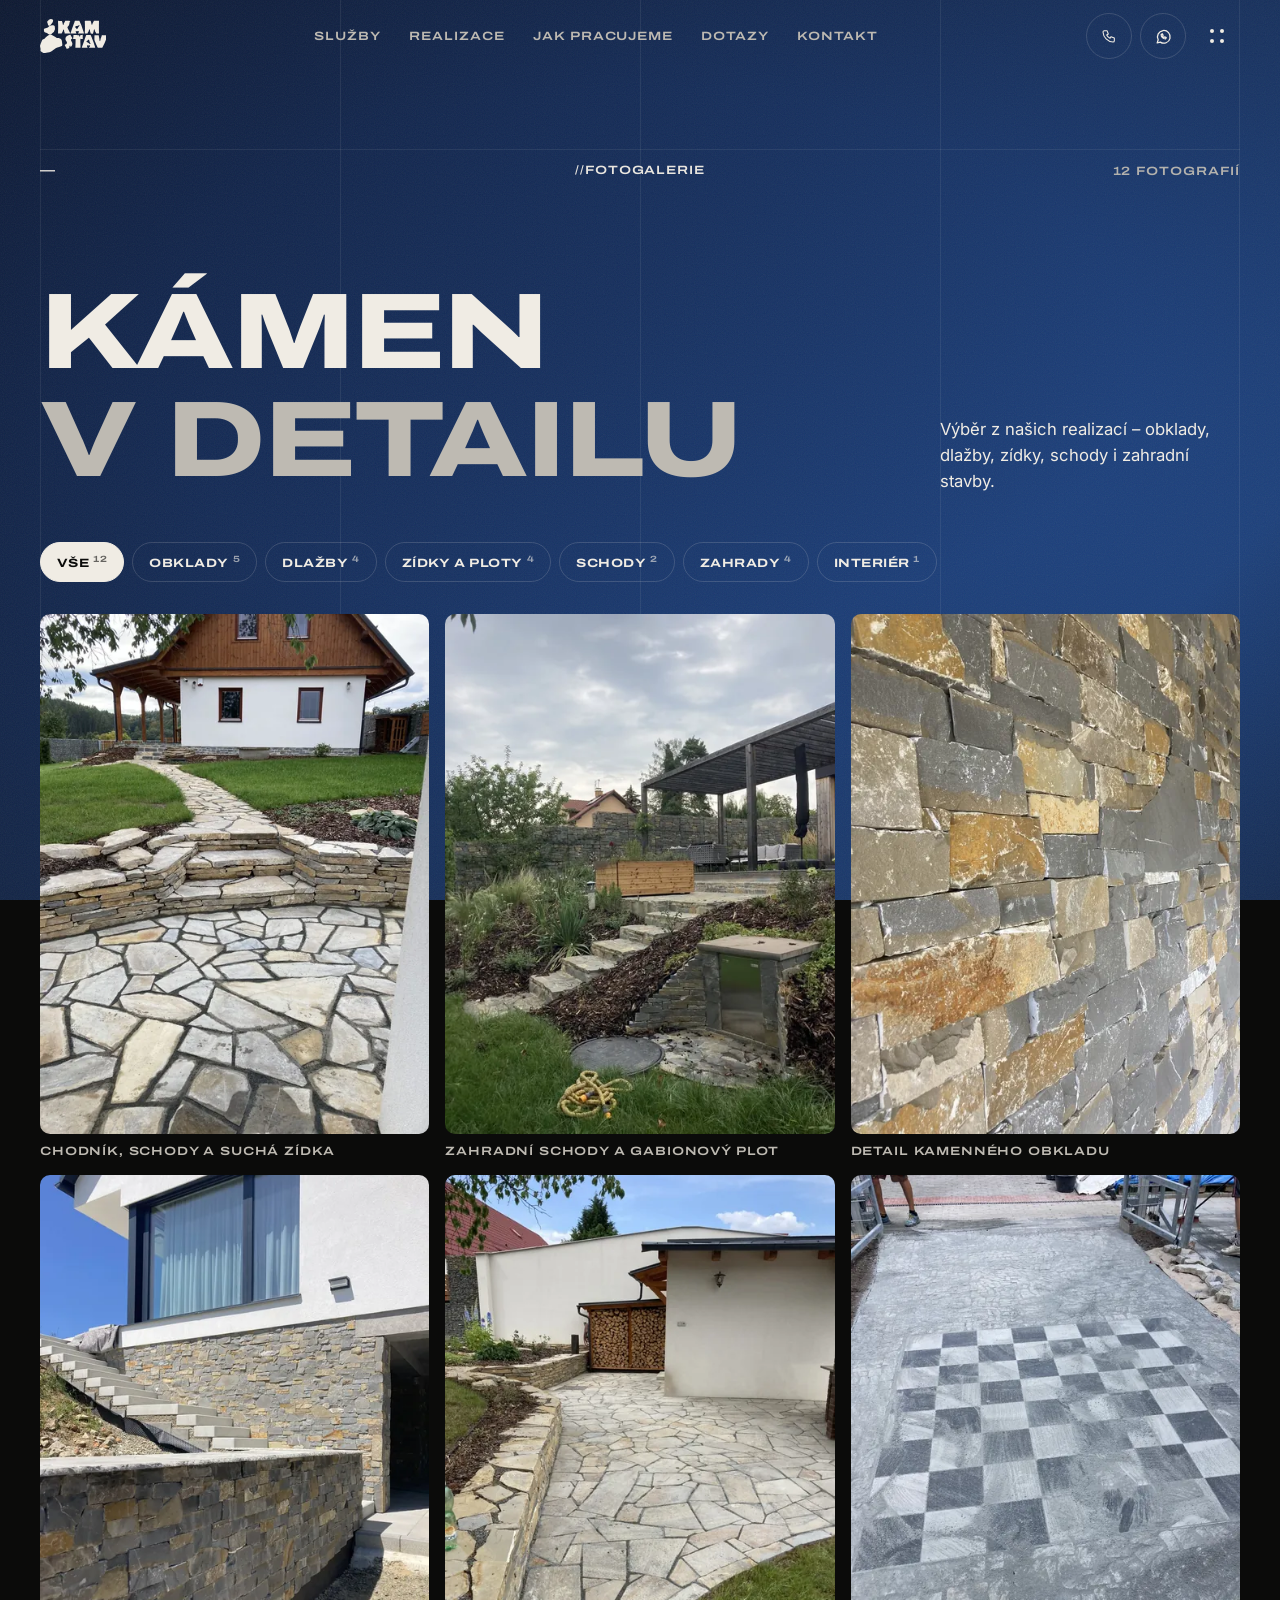
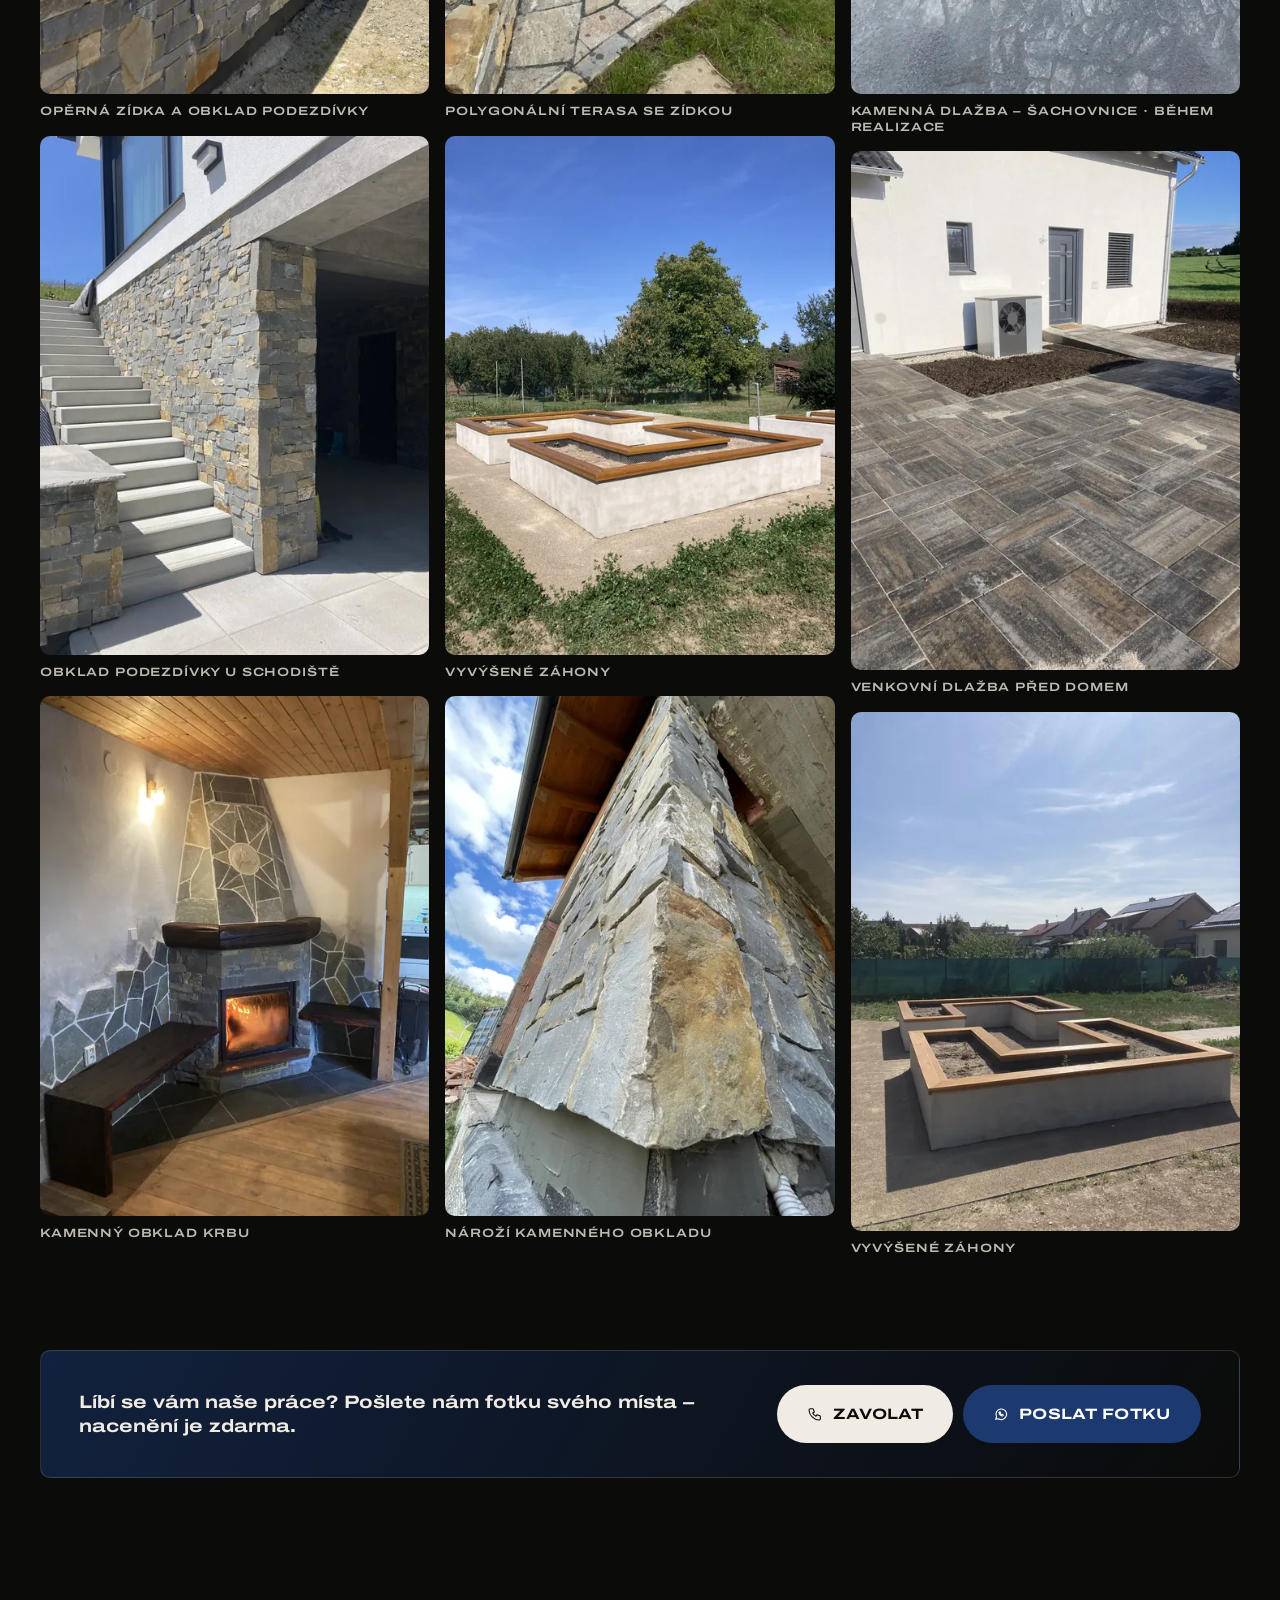
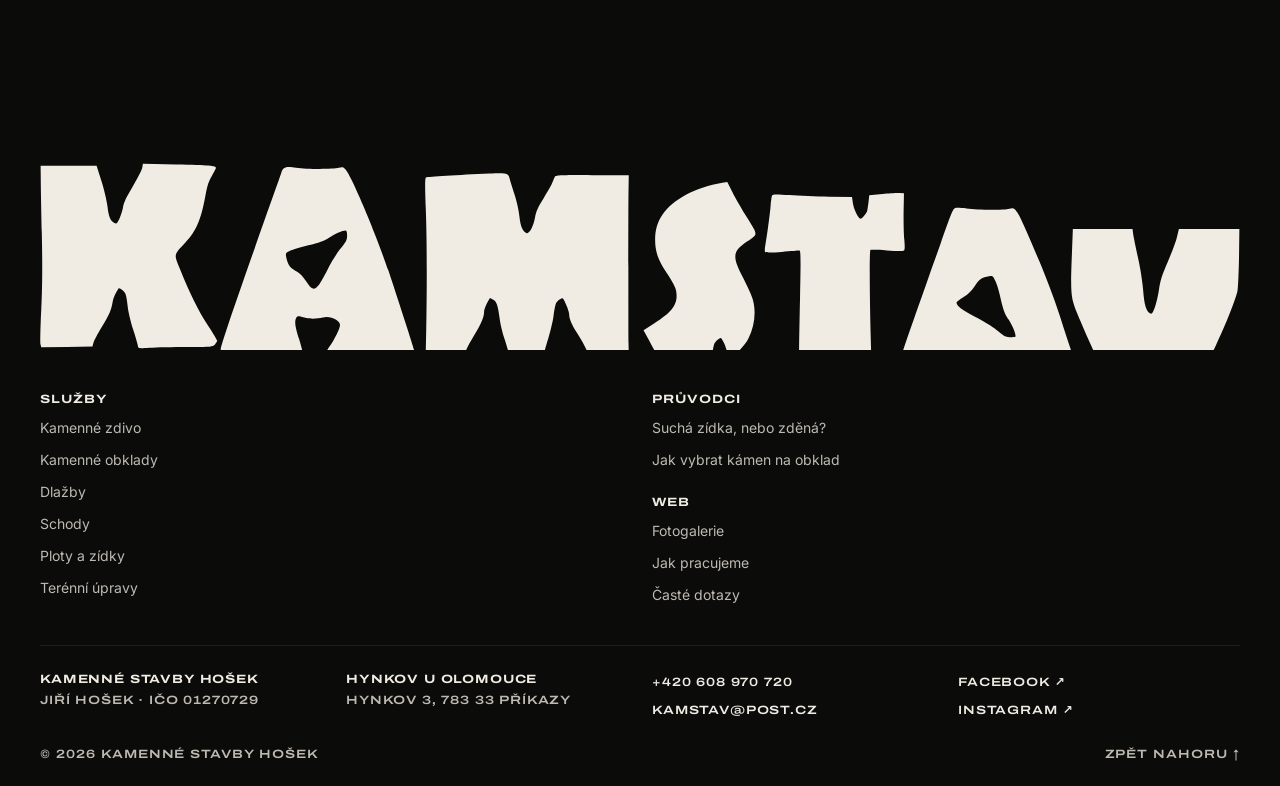
<file: fotogalerie/index.html>
<!doctype html>
<html lang="cs" data-page="gallery">
<head>
  <meta charset="UTF-8" />
  <script>(function(d){var c='js',k='kamstav-intro',p=!0;try{if(sessionStorage.getItem(k))p=!1;else sessionStorage.setItem(k,'1')}catch(e){}if(matchMedia('(prefers-reduced-motion: reduce)').matches){c+=' reduce';p=!1}c+=p&&d.dataset.page==='home'?' intro-play':' no-intro';d.className+=' '+c})(document.documentElement)</script>
  <meta name="viewport" content="width=device-width, initial-scale=1" />
  <meta name="theme-color" content="#0b0b0a" />
  <link rel="icon" href="/favicon.svg" type="image/svg+xml" />
  <link rel="preload" href="/fonts/archivo-latin-wdth-normal.woff2" as="font" type="font/woff2" crossorigin />
  <link rel="preload" href="/fonts/inter-latin-wght-normal.woff2" as="font" type="font/woff2" crossorigin />
  <link rel="preload" href="/fonts/archivo-cz.woff2" as="font" type="font/woff2" crossorigin />
  <title>Fotogalerie realizací – Kamstav | Kamenné obklady, dlažby, zídky</title>
  <meta name="description" content="Fotogalerie realizací Kamstav – kamenné obklady fasád a krbů, polygonální dlažby, suché zídky, schody a zahradní stavby. Kamenné stavby Hošek, Hynkov u Olomouce." />
  <link rel="canonical" href="https://kamstav.vercel.app/fotogalerie/" />
  <meta property="og:type" content="website" />
  <meta property="og:url" content="https://kamstav.vercel.app/fotogalerie/" />
  <meta property="og:title" content="Fotogalerie realizací – Kamstav" />
  <meta property="og:description" content="Kamenné obklady, dlažby, zídky, schody a zahradní stavby z přírodního kamene." />
  <meta property="og:site_name" content="Kamstav" />
  <meta property="og:locale" content="cs_CZ" />
  <meta property="og:image" content="https://kamstav.vercel.app/og.jpg" />
  <meta property="og:image:width" content="1200" />
  <meta property="og:image:height" content="630" />
  <meta property="og:image:alt" content="Kamstav – kamenná zídka a obklad z přírodního kamene" />
  <meta name="twitter:card" content="summary_large_image" />
  <meta name="robots" content="index, follow, max-image-preview:large" />
  <meta name="geo.region" content="CZ-71" />
  <meta name="geo.placename" content="Hynkov, Příkazy" />
  <link rel="apple-touch-icon" href="/apple-touch-icon.png" />
  <link rel="manifest" href="/site.webmanifest" />
  <script type="application/ld+json">{"@context":"https://schema.org","@graph":[{"@type":["HomeAndConstructionBusiness","GeneralContractor"],"@id":"https://kamstav.vercel.app/#firma","name":"Kamstav – Kamenné stavby Hošek","alternateName":["Kamstav","Kamenné stavby Hošek"],"description":"Stavební práce s přírodním kamenem: kamenné zdivo, obklady fasád, podezdívek, koupelen, bazénů a krbů, kamenné schody, venkovní dlažby, ploty, suché zídky, gabiony a terénní úpravy.","url":"https://kamstav.vercel.app/","telephone":"+420608970720","email":"kamstav@post.cz","image":["https://kamstav.vercel.app/og.jpg","https://kamstav.vercel.app/img/dlazba-chodnik-zidka-1600.webp","https://kamstav.vercel.app/img/zidka-obklad-podezdivky-1600.webp","https://kamstav.vercel.app/img/obklad-schodiste-1600.webp","https://kamstav.vercel.app/img/krb-obklad-1600.webp","https://kamstav.vercel.app/img/zahrada-schody-gabiony-1280.webp","https://kamstav.vercel.app/img/dlazba-terasa-drevnik-980.webp"],"logo":"https://kamstav.vercel.app/icon-512.png","founder":{"@type":"Person","name":"Jiří Hošek"},"identifier":{"@type":"PropertyValue","propertyID":"IČO","value":"01270729"},"address":{"@type":"PostalAddress","streetAddress":"Hynkov 3","addressLocality":"Příkazy","postalCode":"783 33","addressRegion":"Olomoucký kraj","addressCountry":"CZ"},"areaServed":[{"@type":"AdministrativeArea","name":"Olomoucký kraj"},{"@type":"Place","name":"Morava"},{"@type":"Country","name":"Česká republika"}],"knowsAbout":["přírodní kámen","kamenné zdivo","kamenné obklady","suché zídky","polygonální dlažba","gabiony","kamenné schody","terénní úpravy"],"hasCredential":{"@type":"EducationalOccupationalCredential","name":"Osvědčení na provádění staveb, jejich změn a odstraňování"},"sameAs":["https://www.facebook.com/kamstav.cz/","https://www.instagram.com/kamstav.cz"],"hasOfferCatalog":{"@type":"OfferCatalog","name":"Kamenické a stavební práce","itemListElement":[{"@type":"Offer","itemOffered":{"@id":"https://kamstav.vercel.app/kamenne-zdivo/#sluzba"}},{"@type":"Offer","itemOffered":{"@id":"https://kamstav.vercel.app/kamenne-obklady/#sluzba"}},{"@type":"Offer","itemOffered":{"@id":"https://kamstav.vercel.app/kamenne-dlazby/#sluzba"}},{"@type":"Offer","itemOffered":{"@id":"https://kamstav.vercel.app/kamenne-schody/#sluzba"}},{"@type":"Offer","itemOffered":{"@id":"https://kamstav.vercel.app/ploty-a-zidky/#sluzba"}},{"@type":"Offer","itemOffered":{"@id":"https://kamstav.vercel.app/terenni-upravy/#sluzba"}}]}},{"@type":"WebSite","@id":"https://kamstav.vercel.app/#web","url":"https://kamstav.vercel.app/","name":"Kamstav","inLanguage":"cs","publisher":{"@id":"https://kamstav.vercel.app/#firma"}},{"@type":["CollectionPage","ImageGallery"],"@id":"https://kamstav.vercel.app/fotogalerie/#stranka","url":"https://kamstav.vercel.app/fotogalerie/","name":"Fotogalerie realizací – Kamstav","isPartOf":{"@id":"https://kamstav.vercel.app/#web"},"about":{"@id":"https://kamstav.vercel.app/#firma"},"inLanguage":"cs","image":[{"@type":"ImageObject","contentUrl":"https://kamstav.vercel.app/img/dlazba-chodnik-zidka-1600.webp","name":"Chodník, schody a suchá zídka","caption":"Chodník, schody a suchá zídka – Kamstav","width":1920,"height":2560,"creditText":"Kamstav","copyrightHolder":{"@id":"https://kamstav.vercel.app/#firma"}},{"@type":"ImageObject","contentUrl":"https://kamstav.vercel.app/img/zidka-obklad-podezdivky-1600.webp","name":"Opěrná zídka a obklad podezdívky","caption":"Opěrná zídka a obklad podezdívky – Kamstav","width":1920,"height":2560,"creditText":"Kamstav","copyrightHolder":{"@id":"https://kamstav.vercel.app/#firma"}},{"@type":"ImageObject","contentUrl":"https://kamstav.vercel.app/img/obklad-schodiste-1600.webp","name":"Obklad podezdívky u schodiště","caption":"Obklad podezdívky u schodiště – Kamstav","width":1920,"height":2560,"creditText":"Kamstav","copyrightHolder":{"@id":"https://kamstav.vercel.app/#firma"}},{"@type":"ImageObject","contentUrl":"https://kamstav.vercel.app/img/krb-obklad-1600.webp","name":"Kamenný obklad krbu","caption":"Kamenný obklad krbu – Kamstav","width":1920,"height":2560,"creditText":"Kamstav","copyrightHolder":{"@id":"https://kamstav.vercel.app/#firma"}},{"@type":"ImageObject","contentUrl":"https://kamstav.vercel.app/img/zahrada-schody-gabiony-1280.webp","name":"Zahradní schody a gabionový plot","caption":"Zahradní schody a gabionový plot – Kamstav","width":1280,"height":1707,"creditText":"Kamstav","copyrightHolder":{"@id":"https://kamstav.vercel.app/#firma"}},{"@type":"ImageObject","contentUrl":"https://kamstav.vercel.app/img/dlazba-terasa-drevnik-980.webp","name":"Polygonální terasa se zídkou","caption":"Polygonální terasa se zídkou – Kamstav","width":980,"height":1307,"creditText":"Kamstav","copyrightHolder":{"@id":"https://kamstav.vercel.app/#firma"}},{"@type":"ImageObject","contentUrl":"https://kamstav.vercel.app/img/vyvysene-zahony-2-1600.webp","name":"Vyvýšené záhony","caption":"Vyvýšené záhony – Kamstav","width":1920,"height":2560,"creditText":"Kamstav","copyrightHolder":{"@id":"https://kamstav.vercel.app/#firma"}},{"@type":"ImageObject","contentUrl":"https://kamstav.vercel.app/img/obklad-naroz-detail-1600.webp","name":"Nároží kamenného obkladu","caption":"Nároží kamenného obkladu – Kamstav","width":1920,"height":2560,"creditText":"Kamstav","copyrightHolder":{"@id":"https://kamstav.vercel.app/#firma"}},{"@type":"ImageObject","contentUrl":"https://kamstav.vercel.app/img/obklad-textura-1536.webp","name":"Detail kamenného obkladu","caption":"Detail kamenného obkladu – Kamstav","width":1536,"height":2048,"creditText":"Kamstav","copyrightHolder":{"@id":"https://kamstav.vercel.app/#firma"}},{"@type":"ImageObject","contentUrl":"https://kamstav.vercel.app/img/dlazba-sachovnice-1600.webp","name":"Kamenná dlažba – šachovnice","caption":"Kamenná dlažba – šachovnice – Kamstav","width":1932,"height":2576,"creditText":"Kamstav","copyrightHolder":{"@id":"https://kamstav.vercel.app/#firma"}},{"@type":"ImageObject","contentUrl":"https://kamstav.vercel.app/img/dlazba-pred-domem-1600.webp","name":"Venkovní dlažba před domem","caption":"Venkovní dlažba před domem – Kamstav","width":1920,"height":2560,"creditText":"Kamstav","copyrightHolder":{"@id":"https://kamstav.vercel.app/#firma"}},{"@type":"ImageObject","contentUrl":"https://kamstav.vercel.app/img/vyvysene-zahony-1-1536.webp","name":"Vyvýšené záhony","caption":"Vyvýšené záhony – Kamstav","width":1536,"height":2048,"creditText":"Kamstav","copyrightHolder":{"@id":"https://kamstav.vercel.app/#firma"}}]},{"@type":"BreadcrumbList","itemListElement":[{"@type":"ListItem","position":1,"name":"Úvod","item":"https://kamstav.vercel.app/"},{"@type":"ListItem","position":2,"name":"Fotogalerie","item":"https://kamstav.vercel.app/fotogalerie/"}]}]}</script>
  <script type="module" crossorigin src="/assets/main-CPPkA79n.js"></script>
  <link rel="stylesheet" crossorigin href="/assets/style-BR2X69S3.css">
</head>
<body>
  <div id="root"><link rel="preload" as="image" imageSrcSet="/img/dlazba-chodnik-zidka-240.webp 240w, /img/dlazba-chodnik-zidka-480.webp 480w, /img/dlazba-chodnik-zidka-800.webp 800w, /img/dlazba-chodnik-zidka-1200.webp 1200w, /img/dlazba-chodnik-zidka-1600.webp 1600w" imageSizes="(max-width: 720px) 50vw, 33vw" fetchPriority="high"/><link rel="preload" as="image" imageSrcSet="/img/zidka-obklad-podezdivky-240.webp 240w, /img/zidka-obklad-podezdivky-480.webp 480w, /img/zidka-obklad-podezdivky-800.webp 800w, /img/zidka-obklad-podezdivky-1200.webp 1200w, /img/zidka-obklad-podezdivky-1600.webp 1600w" imageSizes="(max-width: 720px) 50vw, 33vw"/><div><div class="bg-gradient" aria-hidden="true"></div><div class="grid-lines" aria-hidden="true"><div class="wrap"><span></span><span></span><span></span><span></span></div></div><a class="skip" href="#obsah">Přeskočit na obsah</a><header class="header"><div class="wrap"><a href="/" class="logo-link" aria-label="Kamstav – úvod"><svg viewBox="0 0 1002 515" role="img" aria-label="Kamstav" aria-hidden="true"><g class="stones" fill="currentColor"><path class="stone stone-bottom" d="M45.4 512.1C32.2 506.9 18.5 497.7 12.3 489.8C7.5 483.8 6.5 479.2 7.9 468.9C9.6 455.7 9.3 451.2 5.5 433.9C3.6 425.1 2 417 2 415.9C2 414.9 1.5 414 1 414C-0.2 414 -0.4 404.3 0.8 403.8C1.2 403.6 2.8 399.1 4.3 393.8C7.5 382.4 18.2 352.4 25.2 335.3C31.5 319.9 34.6 316.6 50.2 308.5C67.4 299.7 71.5 296.5 82 284C90.6 273.8 96.4 268.7 112 257.6C141.6 236.5 145.1 234.7 156.5 234.8C169.4 234.8 184.5 241.6 212.5 259.9C245.6 281.7 254.1 285.6 274.4 288.5C280.9 289.4 288.5 290.9 291.4 291.7C303.6 295.3 318.8 305.3 325.1 313.9C328.6 318.5 329.4 322 332.4 342.5C335.9 367.3 336.9 375.2 337.6 387.5C338.2 396.8 338 399.1 336.6 401.8C332.2 410.4 314.6 418.3 277.3 428.5C254.3 434.8 249.9 436.4 239.3 442C228.6 447.6 218.6 454.7 200 470C173.7 491.7 160.6 499 141 503.3C111.7 509.8 76.5 515 62.8 515C53.9 514.9 51.5 514.5 45.4 512.1Z"></path><path class="stone stone-mid" d="M140.2 234C134.2 231.9 128.7 228.8 118.5 222C108.3 215.1 104.4 213.4 91.8 210C73.9 205.1 68 201.7 64.5 194.3C62.5 190.1 59.1 168.5 59 159.9C59 150.3 63.2 147.1 84.5 140.5C107 133.7 111.2 131.5 131.3 115.7C141.4 107.8 153.4 100.5 154.8 101.4C155.2 101.6 157.4 101.5 159.6 101C169.5 98.6 189.1 95.7 195.2 95.7C201.1 95.6 202.8 96.1 209.7 99.5C215.1 102.3 218.4 104.8 220.6 107.7C223.6 111.6 223.8 112.6 224.5 122.7C224.9 128.6 225.6 135.7 226.1 138.4C228 148.5 227.3 154.1 222.4 168.2C217.8 181.5 214.1 190 211.7 193.1C211 194.1 207 197 202.9 199.6C198.7 202.3 190.7 208.8 185.1 214C164.6 233.1 152.6 238.4 140.2 234Z"></path><path class="stone stone-top" d="M138 102.1C123.4 98.2 120.4 94.6 119.1 79.7C118.5 73.4 117.4 69.4 114.6 63C109.4 51.3 107.6 44.9 108.4 40.8C109.2 36.3 118.2 26.3 126.2 20.9C129.5 18.6 133.3 15.1 134.8 13C138.5 7.7 142.9 5.5 154.2 3.4C159.6 2.4 164 1.2 164 0.8C164 0.4 165.3 0 167 0C168.7 0 170 0.4 170 0.8C170 1.9 179.4 4.9 185.8 5.9C188.6 6.3 192 7.6 193.1 8.6C196.3 11.4 199 17.9 199 23C199 27.5 193.6 46 190.4 52.2C189.5 54 184 60.5 178.1 66.5C168.6 76.4 167 78.6 162.1 88.6C157.1 98.9 156.3 99.9 152.3 101.9C147.2 104.4 146.6 104.4 138 102.1Z"></path></g><g class="letters" fill="currentColor"><path class="letter" fill-rule="evenodd" d="M376.6 220.9C376.3 220.1 375.6 217.5 375 215C374.3 212.5 372.5 206.5 370.9 201.7C366.7 188.8 366.2 186.5 365 176.2C364.4 171 363.3 165.5 362.5 163.9C361.1 161.3 356.3 157.2 355.6 158.1C352.8 161.9 349.9 169.2 348.6 175.9C347.3 183.2 346.2 185.6 340.1 195.4C333.3 206.1 328 216.3 328 218.6C328 219.3 319.7 219.9 301.8 220.3C280.2 220.8 275.3 220.7 274.1 219.5C272.9 218.4 272.9 212.9 274.1 182.3C275.8 137.8 275.9 114.5 274.2 67.6C273.1 36.1 273.1 30.5 274.3 29.3C275.4 28.1 278.5 28.1 293.1 28.9C302.7 29.4 315.5 29.6 321.5 29.3L332.5 28.7L336.4 41.6C342.9 63 343.9 67.2 344 73.5C344.1 81 346.8 87.3 350.8 89.4L353.7 90.9L356.9 84.1C358.6 80.4 360 76.2 360 74.8C360 69.8 363 62.7 369.3 52.7C376.8 40.9 379.5 35.7 380.4 31.4C381.1 28.5 381.5 28.2 386.2 27.6C392.8 26.7 444.9 27.9 452 29.1C455 29.6 457.8 30.4 458.3 30.9C458.8 31.4 457.3 34.5 455 38.1C450.5 45.2 449.3 48.8 445.7 67.6C441.6 88.8 436.4 99.3 422.3 114.3C418.3 118.6 415 122.8 415 123.5C415 124.7 422.3 143.2 427.5 155.5C434.3 171.4 439.7 181.6 448.7 195.6C454.4 204.5 459 212.6 459 213.6C458.9 214.7 458 216.6 457 217.9L455 220.3L420.7 220.5C401.9 220.6 384.4 221.1 381.8 221.5C378.1 222.1 376.9 221.9 376.6 220.9Z"></path><path class="letter" fill-rule="evenodd" d="M528.5 220.8C518 220.3 499.7 220.1 487.8 220.4C475.8 220.7 465.4 220.7 464.5 220.4C463.7 220 463 218.8 463 217.6C463 214.9 477.8 171.6 501.9 103.2C514.4 68 519.9 52.2 524 40.5C526.3 33.9 528.7 27.9 529.3 27.1C530.5 25.7 530 25.7 562.4 27.7C568.1 28 576.8 27.7 582.8 27C593.2 25.8 593.2 25.8 595.6 28.1C597.8 30.4 605.4 46.7 618.2 76.5C628.8 101.3 633.7 114.1 640.8 136C644.7 147.8 652.4 171.4 657.9 188.3C663.5 205.3 667.7 219.6 667.4 220.1C667.1 220.7 657.3 220.8 642.2 220.4C628.6 220.1 607.8 220.3 596 220.8C584.2 221.4 574.4 221.7 574.2 221.6C574.1 221.4 576.7 216.9 580.1 211.6C586.5 201.3 588.3 197.5 589.5 192.3C590.1 189.2 590 189 584.1 186C577.1 182.5 576.6 182.5 568 184.6C561.8 186.2 561.1 186.2 552.7 184.3L543.9 182.3L542.4 185.1C541.1 187.7 541.1 188.7 542.5 194.4C543.3 198 545.3 205 547 210.1C550.3 220.2 550.6 222.1 548.8 221.8C548.1 221.8 539 221.3 528.5 220.8ZM563.3 152.9C566 151.7 569.3 146.4 577.5 130.5C580.6 124.5 584.4 118 585.8 116.1C596.3 102.9 597 101.8 597 98C597 91.2 596.7 91 589.5 93.5C585.9 94.8 581.3 97.2 579.1 98.9C573.8 103.1 570.6 104.3 555.5 107.8C542.4 110.9 537.1 112.7 533.6 115.5C531.8 116.9 531.8 117.3 533 122.7C534.7 129.5 536.9 132.2 543.5 135.8C547.5 137.9 549.5 140.1 553.5 146.2C556.2 150.5 559 153.9 559.7 154C560.4 154 562 153.5 563.3 152.9Z"></path><path class="letter" fill-rule="evenodd" d="M768.7 221.3C768.3 221 768 219.7 768 218.5C768 217.4 765.7 209.2 763 200.5C760 191 757.7 181.7 757.4 177.5C757.1 173.7 756.4 168.7 755.8 166.5C754.8 162.4 750.6 157 748.4 157C746.4 157 742 166.6 740.5 174.5C738.9 182.9 738.1 184.8 730.4 196.5C724.6 205.4 720 214.9 720 217.9C720 219.5 718.4 219.7 701.1 220.4C690.8 220.7 681.5 220.8 680.6 220.4C678.6 219.6 678.5 210.3 680.4 161.4C681.4 137.5 681.5 119.3 681 104.4C680.5 92.3 679.8 70.7 679.4 56.3L678.7 30.1L681.4 29C682.9 28.5 690.5 28 698.3 28C706.1 28 719.2 27.3 727.5 26.5C743.7 24.9 763.8 24.6 765.7 25.8C766.4 26.2 768 30.2 769.3 34.5C770.6 38.9 773.1 47.2 774.8 53C776.5 58.8 778.3 67.8 778.9 73C780 83.4 782 87.3 786.3 87.8C788.5 88.1 789.2 87.4 791.1 83.8C792.3 81.4 794.1 75.7 795.1 71.1C796.7 64 798.1 60.8 804.2 51.1C808.2 44.8 812.6 36.6 814 33L816.7 26.5L823.1 26.6C826.6 26.6 837.8 27 848 27.5C860.6 28 870.4 27.9 878.6 27.1C885.2 26.4 891.5 26.2 892.5 26.6C894.2 27.3 894.3 28.7 893.4 58.4C892.3 97.8 892.3 152 893.4 190.1C894.1 211.4 894 219.9 893.2 220.4C892.6 220.7 882.9 220.7 871.6 220.4L851 219.7L851 217.1C850.9 213.4 848.1 207.6 840.5 195.4C833.4 184.1 831.7 180.2 830.6 172.6C829.7 167 825.2 157 823.4 157C821 157 817 161.2 816.1 164.8C815.5 166.8 814.8 171.9 814.4 176C814.1 180.7 812 189.4 809 199C806.4 207.5 803.9 216.2 803.6 218.2L802.9 222L786.1 222C776.9 222 769 221.7 768.7 221.3Z"></path><path class="letter" fill-rule="evenodd" d="M403.6 450.8C401.8 447.8 379.1 406.1 375.7 399.4L373.2 394.4L383.2 388C401.7 376.3 408 368.6 408 357.9C408 351.1 406 346.8 397 333.6C388.7 321.3 386.1 314.7 385.3 303.6C384.3 288 388.2 277.1 398.8 265.9C411.3 252.6 429.7 243.7 453.5 239.6C462 238.1 461.5 237.8 465.3 246.2C467.8 251.9 481.3 275 489 286.7L493 293L483.6 299.9C466.1 312.9 465.6 316.8 478.4 339.8C487.3 355.9 490 364.3 490 376.2C490 393.7 485.1 405.2 472.3 417.8C467.7 422.3 463.5 425.8 463.1 425.5C462.6 425.3 462 422.7 461.6 419.8C461.1 415.7 457.5 406.3 455.3 403.1C455.1 402.9 453.9 403.2 452.5 403.8C448.4 405.7 446.3 410.4 445.5 419.4C444.8 428 442.7 437.7 441.2 439.2C438.9 441.5 409.5 453 405.9 453C405.4 453 404.4 452 403.6 450.8Z"></path><path class="letter" fill-rule="evenodd" d="M537.2 435C536 433.8 535.8 430.9 536.4 417.5C538.4 370.7 539 349.1 539 326.6L539 301.7L528.8 302.4C523.1 302.8 514.8 303.5 510.2 303.9C504.9 304.3 501.6 304.2 501 303.5C500.6 303 501.5 295.5 503.1 287C504.7 278.5 506 268.6 506.1 265C506.1 261.4 506.7 254.9 507.3 250.5L508.5 242.5L512.5 242.6C514.7 242.6 525 243.2 535.5 243.8C546 244.5 563.1 245 573.6 245L592.8 245L593.4 248.1C593.7 249.8 594 252.2 594 253.3C594 254.4 595.4 258.4 597.1 262.1L600.3 268.9L603.2 267.4C607.3 265.3 609.9 259 610 251.5C610 248.2 610.4 245 610.8 244.4C611.2 243.7 615.3 242.9 620 242.6C624.7 242.2 632.2 241.4 636.6 240.9C649 239.5 648.3 238.4 647.4 258C647 269.5 647.1 279 648 288C649.5 303 649.4 303.3 642.5 302.5C640.3 302.3 632.6 301.8 625.4 301.5L612.3 300.9L611.6 317.2C611.3 326.2 611.4 346.1 612 361.5C614.3 423.4 614.4 434.6 612.9 435.6C612.1 436.1 595.1 436.5 575.1 436.5C544.5 436.5 538.4 436.3 537.2 435Z"></path><path class="letter" fill-rule="evenodd" d="M699 436.8C688.8 436.3 670.3 436.1 657.8 436.4C638.9 436.8 635 436.7 634 435.5C633 434.4 633.3 432.5 635 426.8C638 417 654.5 369.3 674.2 313.5C677.5 304.1 682.9 288.9 686.2 279.5C698.4 244.7 699.2 242.9 701.4 242C702.6 241.6 708 241.7 713.5 242.3C726.1 243.7 753.1 243.7 758.9 242.2C763.1 241.2 763.5 241.3 765.8 243.8C771.2 249.7 799.4 316.7 810 349C830.7 411.8 838.2 435.2 837.6 435.8C837.2 436.1 818.8 436.5 796.7 436.5C774.6 436.6 753.7 437 750.2 437.5C745.6 438.1 744 437.9 744 437.1C744 436.4 746 432.7 748.5 428.9C754.4 419.7 757.7 413.2 758.5 408.8C759.2 405.3 759.1 405.2 753.7 402.1C747.5 398.6 744.8 398.3 737.3 400.7C732.1 402.3 731.6 402.3 722.7 400.3C714.3 398.4 713.4 398.4 712.2 399.9C710.2 402.4 711.4 411.1 715.4 423.2C719.5 435.8 719.8 437.2 718.5 437.5C718 437.6 709.2 437.3 699 436.8ZM765.4 377.2C766.4 375.6 762 365.1 757.7 358.8C754.3 353.8 752.8 350.3 751.5 344.3C748 328.9 745.9 321.4 743.6 317.5C741.7 314 741 313.5 738.1 313.7C736.2 313.7 732.8 314.6 730.4 315.5C726.8 316.9 725.6 318.1 722.7 323.3C719.9 328.5 718.1 330.3 711.4 334.8C705.1 339.1 703.6 340.6 703.8 342.3C704.3 345.8 709.4 349.5 725 357.5C733.1 361.7 740.7 366.1 742.1 367.3C743.4 368.6 746.9 371.5 749.8 373.8C754.4 377.4 755.8 378 760 378C762.7 378 765.1 377.6 765.4 377.2Z"></path><path class="letter" fill-rule="evenodd" d="M877.5 435C874.1 431 840.6 359.2 829.4 331.5C824.7 319.9 824.5 319.2 824.2 308C824.1 301.7 824.3 285.1 824.7 271.2C825.4 250.4 825.8 245.8 827 245C827.9 244.4 834.3 244.3 843 244.8C858.8 245.6 863.5 245.6 878.5 245.1L888.5 244.7L889.7 251.6C890.3 255.4 892.7 266.8 895 277C897.9 290 899.4 299.5 900 309C901.1 325.1 902.1 328.9 906.2 333L909.3 336.1L912.2 328.8C913.8 324.7 915.5 317.8 916.1 313.1C917.6 300.3 918.6 297 925.1 282.2C933.3 263.8 935.8 256.8 936.6 249.8L937.3 244L947.9 244.7C961.1 245.7 965.8 245.7 984.1 244.8C995.7 244.2 999 244.3 1000.5 245.4C1002.3 246.7 1002.3 248 1001.2 279.7L1000.1 312.6L994.7 326.1C983.1 355.2 972.9 377.8 958.5 406.5L943.5 436.5L911.2 436.5C883.6 436.5 878.7 436.3 877.5 435Z"></path></g></svg></a><nav class="nav-bar" aria-label="Sekce"><a href="/#sluzby" class="">Služby</a><a href="/#realizace" class="">Realizace</a><a href="/#jak-pracujeme" class="">Jak pracujeme</a><a href="/#faq" class="">Dotazy</a><a href="/#kontakt" class="">Kontakt</a></nav><div class="right"><a class="btn btn-line call-btn" href="tel:+420608970720"><svg viewBox="0 0 24 24" fill="none" stroke="currentColor" stroke-width="1.6" stroke-linecap="round" stroke-linejoin="round" aria-hidden="true"><path d="M5 4h4l2 5-2.5 1.5a11 11 0 0 0 5 5L15 13l5 2v4a2 2 0 0 1-2 2A16 16 0 0 1 3 6a2 2 0 0 1 2-2"></path></svg> <span class="num">+420 608 970 720</span><span class="sr-only">Zavolat</span></a><a class="icon-btn wa-btn" href="https://wa.me/420608970720?text=Dobr%C3%BD%20den%2C%20m%C3%A1m%20z%C3%A1jem%20o%20nacen%C4%9Bn%C3%AD%20kamenn%C3%BDch%20prac%C3%AD.%20Pos%C3%ADl%C3%A1m%20fotky%20m%C3%ADsta%3A" target="_blank" rel="noopener" aria-label="Napsat přes WhatsApp"><svg viewBox="0 0 24 24" fill="none" stroke="currentColor" stroke-width="1.6" stroke-linecap="round" stroke-linejoin="round" aria-hidden="true"><path d="M4 20l1.3-3.9A8 8 0 1 1 8 19.1z"></path><path d="M9 9.5c0 3 2.5 5.5 5.5 5.5l1-1.5-2-1-1 .8a4 4 0 0 1-1.8-1.8l.8-1-1-2z"></path></svg></a><button class="menu-btn" aria-expanded="false" aria-controls="menu" aria-label="Otevřít menu"><span class="grid4" aria-hidden="true"><i></i><i></i><i></i><i></i></span></button></div></div></header><div class="menu" id="menu" aria-hidden="true"><nav aria-label="Hlavní"><ul><li class="mask"><a href="/#uvod" tabindex="-1">Úvod</a></li><li class="mask"><a href="/#sluzby" tabindex="-1">Služby</a></li><li class="mask"><a href="/#realizace" tabindex="-1">Realizace</a></li><li class="mask"><a href="/#jak-pracujeme" tabindex="-1">Jak pracujeme</a></li><li class="mask"><a href="/fotogalerie/" tabindex="-1">Fotogalerie</a></li><li class="mask"><a href="/#faq" tabindex="-1">Dotazy</a></li><li class="mask"><a href="/#kontakt" tabindex="-1">Kontakt</a></li></ul></nav><div class="menu-sub wrap"><span class="eyebrow">Služby</span><ul><li><a href="/kamenne-zdivo/" tabindex="-1">Kamenné zdivo</a></li><li><a href="/kamenne-obklady/" tabindex="-1">Kamenné obklady</a></li><li><a href="/kamenne-dlazby/" tabindex="-1">Dlažby</a></li><li><a href="/kamenne-schody/" tabindex="-1">Schody</a></li><li><a href="/ploty-a-zidky/" tabindex="-1">Ploty a zídky</a></li><li><a href="/terenni-upravy/" tabindex="-1">Terénní úpravy</a></li></ul></div><div class="menu-foot"><div class="wrap"><span>© <!-- -->2026<!-- --> <!-- -->Kamenné stavby Hošek</span><span><a href="tel:+420608970720" tabindex="-1">+420 608 970 720</a> · <a href="https://wa.me/420608970720?text=Dobr%C3%BD%20den%2C%20m%C3%A1m%20z%C3%A1jem%20o%20nacen%C4%9Bn%C3%AD%20kamenn%C3%BDch%20prac%C3%AD.%20Pos%C3%ADl%C3%A1m%20fotky%20m%C3%ADsta%3A" target="_blank" rel="noopener" tabindex="-1">WhatsApp</a> · <a href="mailto:kamstav@post.cz" tabindex="-1">kamstav@post.cz</a></span></div></div></div><main id="obsah"><section class="gal-hero section" style="padding-bottom:0" id="uvod"><div class="wrap"><div class="sec-head" data-reveal="head"><span class="num">—</span><span class="lbl">//<!-- -->Fotogalerie</span><span class="aside">12 fotografií</span></div><div class="title-row"><h1 class="display h-xl two-tone"><span class="sr-only">Fotogalerie realizací Kamstav – </span><span data-reveal="title" style="display:block">Kámen<br/><span class="line-2">v detailu</span></span></h1><p class="lead" data-reveal="fade">Výběr z našich realizací – obklady, dlažby, zídky, schody i zahradní stavby.</p></div><div class="filters" role="group" aria-label="Filtr realizací"><button aria-pressed="true">Vše<sup>12</sup></button><button aria-pressed="false">Obklady<sup>5</sup></button><button aria-pressed="false">Dlažby<sup>4</sup></button><button aria-pressed="false">Zídky a ploty<sup>4</sup></button><button aria-pressed="false">Schody<sup>2</sup></button><button aria-pressed="false">Zahrady<sup>4</sup></button><button aria-pressed="false">Interiér<sup>1</sup></button></div></div></section><section class="section" style="padding-top:0" aria-label="Fotografie"><div class="wrap"><div class="gallery"><button class="g" aria-label="Zvětšit: Chodník, schody a suchá zídka"><div class="ph "><img src="/img/dlazba-chodnik-zidka-800.webp" srcSet="/img/dlazba-chodnik-zidka-240.webp 240w, /img/dlazba-chodnik-zidka-480.webp 480w, /img/dlazba-chodnik-zidka-800.webp 800w, /img/dlazba-chodnik-zidka-1200.webp 1200w, /img/dlazba-chodnik-zidka-1600.webp 1600w" sizes="(max-width: 720px) 50vw, 33vw" width="1920" height="2560" alt="Chodník, schody a suchá zídka – Kamstav" loading="eager" fetchPriority="high" decoding="async"/></div><span>Chodník, schody a suchá zídka</span></button><button class="g" aria-label="Zvětšit: Opěrná zídka a obklad podezdívky"><div class="ph "><img src="/img/zidka-obklad-podezdivky-800.webp" srcSet="/img/zidka-obklad-podezdivky-240.webp 240w, /img/zidka-obklad-podezdivky-480.webp 480w, /img/zidka-obklad-podezdivky-800.webp 800w, /img/zidka-obklad-podezdivky-1200.webp 1200w, /img/zidka-obklad-podezdivky-1600.webp 1600w" sizes="(max-width: 720px) 50vw, 33vw" width="1920" height="2560" alt="Opěrná zídka a obklad podezdívky – Kamstav" loading="eager" decoding="async"/></div><span>Opěrná zídka a obklad podezdívky</span></button><button class="g" aria-label="Zvětšit: Obklad podezdívky u schodiště"><div class="ph "><img src="/img/obklad-schodiste-800.webp" srcSet="/img/obklad-schodiste-240.webp 240w, /img/obklad-schodiste-480.webp 480w, /img/obklad-schodiste-800.webp 800w, /img/obklad-schodiste-1200.webp 1200w, /img/obklad-schodiste-1600.webp 1600w" sizes="(max-width: 720px) 50vw, 33vw" width="1920" height="2560" alt="Obklad podezdívky u schodiště – Kamstav" loading="lazy" decoding="async"/></div><span>Obklad podezdívky u schodiště</span></button><button class="g" aria-label="Zvětšit: Kamenný obklad krbu"><div class="ph "><img src="/img/krb-obklad-800.webp" srcSet="/img/krb-obklad-240.webp 240w, /img/krb-obklad-480.webp 480w, /img/krb-obklad-800.webp 800w, /img/krb-obklad-1200.webp 1200w, /img/krb-obklad-1600.webp 1600w" sizes="(max-width: 720px) 50vw, 33vw" width="1920" height="2560" alt="Kamenný obklad krbu – Kamstav" loading="lazy" decoding="async"/></div><span>Kamenný obklad krbu</span></button><button class="g" aria-label="Zvětšit: Zahradní schody a gabionový plot"><div class="ph "><img src="/img/zahrada-schody-gabiony-800.webp" srcSet="/img/zahrada-schody-gabiony-240.webp 240w, /img/zahrada-schody-gabiony-480.webp 480w, /img/zahrada-schody-gabiony-800.webp 800w, /img/zahrada-schody-gabiony-1200.webp 1200w, /img/zahrada-schody-gabiony-1280.webp 1280w" sizes="(max-width: 720px) 50vw, 33vw" width="1280" height="1707" alt="Zahradní schody a gabionový plot – Kamstav" loading="lazy" decoding="async"/></div><span>Zahradní schody a gabionový plot</span></button><button class="g" aria-label="Zvětšit: Polygonální terasa se zídkou"><div class="ph "><img src="/img/dlazba-terasa-drevnik-800.webp" srcSet="/img/dlazba-terasa-drevnik-240.webp 240w, /img/dlazba-terasa-drevnik-480.webp 480w, /img/dlazba-terasa-drevnik-800.webp 800w, /img/dlazba-terasa-drevnik-980.webp 980w" sizes="(max-width: 720px) 50vw, 33vw" width="980" height="1307" alt="Polygonální terasa se zídkou – Kamstav" loading="lazy" decoding="async"/></div><span>Polygonální terasa se zídkou</span></button><button class="g" aria-label="Zvětšit: Vyvýšené záhony"><div class="ph "><img src="/img/vyvysene-zahony-2-800.webp" srcSet="/img/vyvysene-zahony-2-240.webp 240w, /img/vyvysene-zahony-2-480.webp 480w, /img/vyvysene-zahony-2-800.webp 800w, /img/vyvysene-zahony-2-1200.webp 1200w, /img/vyvysene-zahony-2-1600.webp 1600w" sizes="(max-width: 720px) 50vw, 33vw" width="1920" height="2560" alt="Vyvýšené záhony – Kamstav" loading="lazy" decoding="async"/></div><span>Vyvýšené záhony</span></button><button class="g" aria-label="Zvětšit: Nároží kamenného obkladu"><div class="ph "><img src="/img/obklad-naroz-detail-800.webp" srcSet="/img/obklad-naroz-detail-240.webp 240w, /img/obklad-naroz-detail-480.webp 480w, /img/obklad-naroz-detail-800.webp 800w, /img/obklad-naroz-detail-1200.webp 1200w, /img/obklad-naroz-detail-1600.webp 1600w" sizes="(max-width: 720px) 50vw, 33vw" width="1920" height="2560" alt="Nároží kamenného obkladu – Kamstav" loading="lazy" decoding="async"/></div><span>Nároží kamenného obkladu</span></button><button class="g" aria-label="Zvětšit: Detail kamenného obkladu"><div class="ph "><img src="/img/obklad-textura-800.webp" srcSet="/img/obklad-textura-240.webp 240w, /img/obklad-textura-480.webp 480w, /img/obklad-textura-800.webp 800w, /img/obklad-textura-1200.webp 1200w, /img/obklad-textura-1536.webp 1536w" sizes="(max-width: 720px) 50vw, 33vw" width="1536" height="2048" alt="Detail kamenného obkladu – Kamstav" loading="lazy" decoding="async"/></div><span>Detail kamenného obkladu</span></button><button class="g" aria-label="Zvětšit: Kamenná dlažba – šachovnice"><div class="ph "><img src="/img/dlazba-sachovnice-800.webp" srcSet="/img/dlazba-sachovnice-240.webp 240w, /img/dlazba-sachovnice-480.webp 480w, /img/dlazba-sachovnice-800.webp 800w, /img/dlazba-sachovnice-1200.webp 1200w, /img/dlazba-sachovnice-1600.webp 1600w" sizes="(max-width: 720px) 50vw, 33vw" width="1932" height="2576" alt="Kamenná dlažba – šachovnice – Kamstav" loading="lazy" decoding="async"/></div><span>Kamenná dlažba – šachovnice<!-- --> · během realizace</span></button><button class="g" aria-label="Zvětšit: Venkovní dlažba před domem"><div class="ph "><img src="/img/dlazba-pred-domem-800.webp" srcSet="/img/dlazba-pred-domem-240.webp 240w, /img/dlazba-pred-domem-480.webp 480w, /img/dlazba-pred-domem-800.webp 800w, /img/dlazba-pred-domem-1200.webp 1200w, /img/dlazba-pred-domem-1600.webp 1600w" sizes="(max-width: 720px) 50vw, 33vw" width="1920" height="2560" alt="Venkovní dlažba před domem – Kamstav" loading="lazy" decoding="async"/></div><span>Venkovní dlažba před domem</span></button><button class="g" aria-label="Zvětšit: Vyvýšené záhony"><div class="ph "><img src="/img/vyvysene-zahony-1-800.webp" srcSet="/img/vyvysene-zahony-1-240.webp 240w, /img/vyvysene-zahony-1-480.webp 480w, /img/vyvysene-zahony-1-800.webp 800w, /img/vyvysene-zahony-1-1200.webp 1200w, /img/vyvysene-zahony-1-1536.webp 1536w" sizes="(max-width: 720px) 50vw, 33vw" width="1536" height="2048" alt="Vyvýšené záhony – Kamstav" loading="lazy" decoding="async"/></div><span>Vyvýšené záhony</span></button></div><div class="cta-band" data-reveal="fade"><p>Líbí se vám naše práce? Pošlete nám fotku svého místa – nacenění je zdarma.</p><div class="cta-btns"><a class="btn btn-light btn-lg" href="tel:+420608970720"><svg viewBox="0 0 24 24" fill="none" stroke="currentColor" stroke-width="1.6" stroke-linecap="round" stroke-linejoin="round" aria-hidden="true"><path d="M5 4h4l2 5-2.5 1.5a11 11 0 0 0 5 5L15 13l5 2v4a2 2 0 0 1-2 2A16 16 0 0 1 3 6a2 2 0 0 1 2-2"></path></svg> Zavolat</a><a class="btn btn-navy btn-lg" href="https://wa.me/420608970720?text=Dobr%C3%BD%20den%2C%20m%C3%A1m%20z%C3%A1jem%20o%20nacen%C4%9Bn%C3%AD%20kamenn%C3%BDch%20prac%C3%AD.%20Pos%C3%ADl%C3%A1m%20fotky%20m%C3%ADsta%3A" target="_blank" rel="noopener"><svg viewBox="0 0 24 24" fill="none" stroke="currentColor" stroke-width="1.6" stroke-linecap="round" stroke-linejoin="round" aria-hidden="true"><path d="M4 20l1.3-3.9A8 8 0 1 1 8 19.1z"></path><path d="M9 9.5c0 3 2.5 5.5 5.5 5.5l1-1.5-2-1-1 .8a4 4 0 0 1-1.8-1.8l.8-1-1-2z"></path></svg> Poslat fotku</a></div></div></div></section></main><footer class="footer"><div class="wrap"><svg viewBox="0 0 1016 172" role="img" aria-label="Kamstav" class="big" style="overflow:hidden"><g class="lw"><path class="letter" fill="currentColor" fill-rule="evenodd" d="M83 158.7C83 157.8 81.2 151.3 78.9 144.3C76.5 136.7 74.5 128.2 74.1 123.5C73.7 119.1 72.8 114.5 72.1 113.3C71.1 111.2 67.2 108.4 66.6 109.2C64.3 112.4 62 117.3 61.5 120.5C60.3 127.7 58.9 131 52.4 141.7C48.9 147.5 45.6 153.7 45.2 155.4L44.4 158.5L22.7 158.8L1 159L0.4 156.5C0.1 155.1 0.3 142.2 1 127.8C2 109.1 2.1 90.5 1.5 62.1C1 40.3 0.6 18.7 0.6 14L0.5 5.5L24.2 5.5L47.9 5.5L52 18.3C54.3 25.4 56.5 35 57.1 39.8C58.1 48.7 59.5 52.1 63 54C64.7 54.9 65.2 54.4 67.4 49.8C68.7 46.9 70.1 42.4 70.4 39.8C70.9 36.5 73.3 31.6 78.5 22.9C82.5 16.2 86.1 9.2 86.5 7.3L87.1 3.8L115.3 4.3C143.1 4.8 149 5.3 149 7.2C149 7.8 147.4 10.7 145.6 13.8C142.8 18.3 141.7 21.9 140 31C136.3 51.1 132.3 60.5 123.1 70.4C113.1 81.2 113.3 79.9 118.4 92.6C127.1 114.2 133.8 127.7 141.8 140C146.3 146.9 150 153 150 153.6C150 154.1 149.1 155.6 148.1 156.7C146.2 158.7 145.1 158.8 124.3 158.8C112.3 158.8 98.1 159.1 92.8 159.5C84.2 160.1 83 160 83 158.7Z"></path></g><g class="lw"><path class="letter" fill="currentColor" fill-rule="evenodd" d="M197 159C190.7 158.6 178.2 158.6 169.2 158.8L153 159.3L153 156.9C153 154.4 159.3 135.3 171.8 99.5C186.7 57 192 41.9 197.5 26.5C200.6 17.7 203.7 9 204.3 7.1C205.8 2.4 208.3 1.6 216.8 2.9C225.6 4.3 248.3 4.3 253 3C256 2.1 256.8 2.3 258.7 4.3C263.4 9 285.4 61 295 90C307.9 129.1 317 157.5 317 158.3C317 158.8 309.9 159 301.2 158.8C292.6 158.5 275.9 158.8 264.1 159.2C252.4 159.7 242.6 159.9 242.3 159.6C242 159.4 243.1 157.2 244.8 154.8C249.7 147.6 254 138.9 254 136C254 132.3 246.6 128.5 241.2 129.4C239.2 129.7 235.7 130.3 233.5 130.6C231.1 130.9 227.1 130.6 223.7 129.7C218.3 128.3 217.9 128.3 217 130C215.3 133.1 215.9 137 219.4 148.2C221.2 154.1 222.5 159.2 222.2 159.5C221.6 160.1 213.4 159.9 197 159ZM236 102.3C237 101 240.4 95 243.5 89C246.5 83 251.5 75 254.5 71.3C259.2 65.5 260 63.9 260 60.2C260 57.3 259.6 56 258.6 56C256 56 250.4 58.4 244.7 62.1C240.3 64.9 236.2 66.4 227.2 68.5C220.8 70 213.8 72.1 211.7 73.2C208 75 207.8 75.3 208.5 78.8C209.6 84.5 211.7 87.8 215.8 89.9C220 92 222.3 94.4 226.8 101.2C230.3 106.4 232.6 106.7 236 102.3Z"></path></g><g class="lw"><path class="letter" fill="currentColor" fill-rule="evenodd" d="M396.9 154.8C396.3 151.9 394.4 145.7 392.9 141.1C391.3 136.5 389.6 128.9 389 124.1C387.6 113.6 386.6 110.6 383.4 109C382.1 108.2 380.9 107.9 380.7 108.1C378.4 111.6 376 117.3 376 119.1C376 123.9 373.8 129 367.5 139.5C364 145.3 360.5 151.8 359.9 154L358.7 157.8L350.6 158.5C346.2 158.9 338.9 159 334.5 158.8L326.5 158.5L327 134C327.7 96.6 327.6 59.2 326.6 31.3C325.8 10 325.9 6 327.1 5.5C328.4 5.1 353.6 3.5 380.8 2.3C394.9 1.7 396.6 2.1 397.5 6.2C397.9 7.9 399.8 14.1 401.7 19.9C403.7 26.1 405.5 34 405.9 38.8C406.8 47.3 408.9 52.1 412.2 52.8C414.5 53.2 417.8 46.9 419.1 39.6C419.9 34.6 421.5 31 426.4 23.2C429.9 17.6 433.3 11.6 433.9 9.8C434.6 8 435.5 5.9 435.9 5.1C436.5 3.9 441.7 3.6 467.6 3.7L498.5 3.8L498.3 15.6C498.1 32.4 498.1 131 498.3 146L498.5 158.5L491.5 158.8C487.6 159 479.9 158.9 474.2 158.5C465 157.9 464 157.6 464 155.9C464 153.5 460.2 145.9 454.6 137.2C450 129.9 448 125.1 448 121.2C448 118.7 443.5 108 442.4 108C441 108 437.9 110.3 437 112C436.4 113.1 435.5 117.7 434.9 122.2C434.4 126.8 432.3 135.6 430.4 141.8C428.4 148.1 426.6 154.7 426.3 156.6L425.7 160L412 160L398.2 160L396.9 154.8Z"></path></g><g class="lw"><path class="letter" fill="currentColor" fill-rule="evenodd" d="M527.5 155.8C522.6 146.8 516.9 136.3 514.8 132.4L511 125.3L519.9 119.6C534.1 110.6 539 104.6 539 96.1C539 90.7 537.6 87.4 530.1 76.1C523.1 65.3 520.8 58.6 520.8 48.6C520.8 40.5 522.9 33.4 527.1 27.4C535.9 14.6 555.3 4.2 577.7 0.5L581.9 -0.2L586.4 8.7C588.8 13.5 594.5 23.3 598.9 30.4C608 45 608 43.9 598.9 50.1C586.3 58.6 585.8 62.7 595.2 80.7C598.8 87.8 602.5 95.9 603.4 98.9C606.5 109.4 605.1 122 599.7 132.6C597 138 585.4 150.3 583.6 149.7C583 149.5 582.2 147.4 581.9 144.9C581.4 140.5 577.6 132 576.2 132C575.3 132.1 572.8 134.1 571.3 136.1C570.6 136.9 569.6 141.7 569 146.8C567.6 159.1 567 160.5 561 163.5C554.6 166.7 540.4 172 538.1 172C536.9 172 533.7 167.2 527.5 155.8Z"></path></g><g class="lw"><path class="letter" fill="currentColor" fill-rule="evenodd" d="M696.7 159.4C696.4 159 684 158.7 669.3 158.6L642.5 158.5L642.6 145C642.6 137.6 643 113.4 643.5 91.2C644.2 56.3 644.1 51 642.9 51C642.1 51 635.4 51.5 628.1 52.1C620.7 52.7 614.4 52.8 614 52.3C613.5 51.9 613.6 49.2 614.1 46.5C615.9 36.1 618 20.2 618.6 13C618.9 8.8 619.5 4.9 619.9 4.2C620.5 3.2 623.7 3.2 634.6 4C642.3 4.6 657.3 5.2 668 5.4L687.5 5.7L688.2 10.6C688.9 16 692.8 24 694.7 24C696 24 699.7 19.6 700.4 17.2C700.6 16.3 701.1 13 701.5 9.9L702.1 4.2L713.3 3C719.5 2.4 726.1 2 728 2.2L731.5 2.5L731.2 18C731.1 26.5 731.3 37.2 731.8 41.8C732.3 47.7 732.3 50.4 731.4 51C730.7 51.6 725.4 51.6 717.1 50.9C709.8 50.3 703.5 50.2 703.1 50.5C702.2 51.4 702.4 89.1 703.4 126.3C704.2 153.4 704.1 158.3 702.9 159.1C701.3 160.1 697.6 160.3 696.7 159.4Z"></path></g><g class="lw"><path class="letter" fill="currentColor" fill-rule="evenodd" d="M764.5 159C758.5 158.7 746 158.6 736.8 158.9L720 159.3L720 157C720 154.1 730.1 124.1 750.1 67.8C753.3 58.5 758.7 43.2 762.1 33.8C772 5.5 773 3.1 775 2.5C776.1 2.2 780.4 2.4 784.5 2.9C794 4.3 816.4 4.3 820.8 3.1C826.4 1.5 826.8 2.1 846.5 48.5C851.6 60.6 859.1 80.4 863 92.5C866.9 104.6 873.3 124 877.1 135.6C880.9 147.2 884 157.2 884 157.8C884 158.7 877.5 158.9 859.8 158.8C846.4 158.7 829.2 159 821.5 159.5L807.6 160.3L809.5 157.4C815.2 148.9 820 139.2 820 136.5C820 133.9 819.3 133 815.9 131.1C812.9 129.4 811 128.9 808.2 129.4C806.2 129.7 802.7 130.2 800.5 130.6C798.3 130.9 793.7 130.5 790.2 129.7C784.2 128.3 783.9 128.3 782.9 130.3C781.5 132.8 782.3 137.6 786 149C787.6 154 789 158.6 789 159.1C789 160 782.6 160 764.5 159ZM826 111.2C826 108.4 823.3 102 820.1 97C816.4 91.3 815.7 89.5 812.5 75.5C811.6 71.7 810 66.5 808.8 64.1C806.9 60.1 806.5 59.8 803.6 60.3C797.5 61.3 795.1 62.9 791.5 68.5C789 72.5 786.2 75.2 782 77.8C778.7 79.8 776 82 776 82.6C776 85.4 780.8 89.1 792 94.9C798.7 98.4 806.5 103.1 809.4 105.4C812.2 107.7 815.4 110.2 816.5 110.8C818.7 112.1 826 112.4 826 111.2Z"></path></g><g class="lw"><path class="letter" fill="currentColor" fill-rule="evenodd" d="M938.3 159.3L916.1 159L907.5 141.2C896.3 118.5 884.6 92.7 878.4 77.5C872.7 63.4 872.4 60.6 873.7 26.5L874.5 5.5L899.7 5.5L925 5.5L925.6 10C926 12.5 927.8 21.5 929.7 30C931.7 38.7 933.5 50.5 934 57.1C934.9 69.2 936.6 75.2 939.7 76.8C941.4 77.7 941.9 77.2 943.8 72.2C945 69.1 946.6 62.2 947.4 57C948.5 49.3 949.9 44.7 955 33.1C958.4 25.2 961.9 15.8 962.7 12.1L964.3 5.5L989.9 5.5L1015.5 5.5L1015.2 29C1015 41.9 1014.4 54.9 1013.9 57.9C1013.4 60.8 1009.4 72.1 1004.9 82.9C995.6 105.4 970.7 156.9 968.3 158.8C967.4 159.4 965.2 159.9 963.6 159.8C961.9 159.6 950.5 159.4 938.3 159.3Z"></path></g></svg><div class="foot-links"><div><b>Služby</b><a href="/kamenne-zdivo/">Kamenné zdivo</a><a href="/kamenne-obklady/">Kamenné obklady</a><a href="/kamenne-dlazby/">Dlažby</a><a href="/kamenne-schody/">Schody</a><a href="/ploty-a-zidky/">Ploty a zídky</a><a href="/terenni-upravy/">Terénní úpravy</a></div><div><b>Průvodci</b><a href="/pruvodce/sucha-nebo-zdena-zidka/">Suchá zídka, nebo zděná?</a><a href="/pruvodce/jak-vybrat-kamen-na-obklad/">Jak vybrat kámen na obklad</a><b class="mt">Web</b><a href="/fotogalerie/">Fotogalerie</a><a href="/#jak-pracujeme">Jak pracujeme</a><a href="/#faq">Časté dotazy</a></div></div><div class="foot-grid"><div><b>Kamenné stavby Hošek</b><span>Jiří Hošek<!-- --> · IČO <!-- -->01270729</span></div><address><b>Hynkov u Olomouce</b><span>Hynkov 3, 783 33 Příkazy</span></address><div><a href="tel:+420608970720">+420 608 970 720</a><a href="mailto:kamstav@post.cz">kamstav@post.cz</a></div><div><a href="https://www.facebook.com/kamstav.cz/" target="_blank" rel="noopener">Facebook ↗</a><a href="https://www.instagram.com/kamstav.cz" target="_blank" rel="noopener">Instagram ↗</a></div></div><div class="bottom"><span>© <!-- -->2026<!-- --> <!-- -->Kamenné stavby Hošek</span><a href="#obsah">Zpět nahoru ↑</a></div></div></footer><nav class="tabbar" aria-label="Rychlé akce"><a href="/#sluzby"><svg viewBox="0 0 24 24" fill="none" stroke="currentColor" stroke-width="1.6" stroke-linecap="round" stroke-linejoin="round" aria-hidden="true"><rect x="4" y="4" width="6.5" height="6.5" rx="1.5"></rect><rect x="13.5" y="4" width="6.5" height="6.5" rx="1.5"></rect><rect x="4" y="13.5" width="6.5" height="6.5" rx="1.5"></rect><rect x="13.5" y="13.5" width="6.5" height="6.5" rx="1.5"></rect></svg><span>Služby</span></a><a class="tab-call" href="tel:+420608970720"><svg viewBox="0 0 24 24" fill="none" stroke="currentColor" stroke-width="1.6" stroke-linecap="round" stroke-linejoin="round" aria-hidden="true"><path d="M5 4h4l2 5-2.5 1.5a11 11 0 0 0 5 5L15 13l5 2v4a2 2 0 0 1-2 2A16 16 0 0 1 3 6a2 2 0 0 1 2-2"></path></svg><span>Volat</span></a><a href="https://wa.me/420608970720?text=Dobr%C3%BD%20den%2C%20m%C3%A1m%20z%C3%A1jem%20o%20nacen%C4%9Bn%C3%AD%20kamenn%C3%BDch%20prac%C3%AD.%20Pos%C3%ADl%C3%A1m%20fotky%20m%C3%ADsta%3A" target="_blank" rel="noopener"><svg viewBox="0 0 24 24" fill="none" stroke="currentColor" stroke-width="1.6" stroke-linecap="round" stroke-linejoin="round" aria-hidden="true"><path d="M4 20l1.3-3.9A8 8 0 1 1 8 19.1z"></path><path d="M9 9.5c0 3 2.5 5.5 5.5 5.5l1-1.5-2-1-1 .8a4 4 0 0 1-1.8-1.8l.8-1-1-2z"></path></svg><span>WhatsApp</span></a><button type="button" aria-expanded="false" aria-controls="menu"><svg viewBox="0 0 24 24" fill="none" stroke="currentColor" stroke-width="1.6" stroke-linecap="round" stroke-linejoin="round" aria-hidden="true"><circle cx="8" cy="8" r="1.4" fill="currentColor"></circle><circle cx="16" cy="8" r="1.4" fill="currentColor"></circle><circle cx="8" cy="16" r="1.4" fill="currentColor"></circle><circle cx="16" cy="16" r="1.4" fill="currentColor"></circle></svg><span>Menu</span></button></nav></div></div>
</body>
</html>
</file>
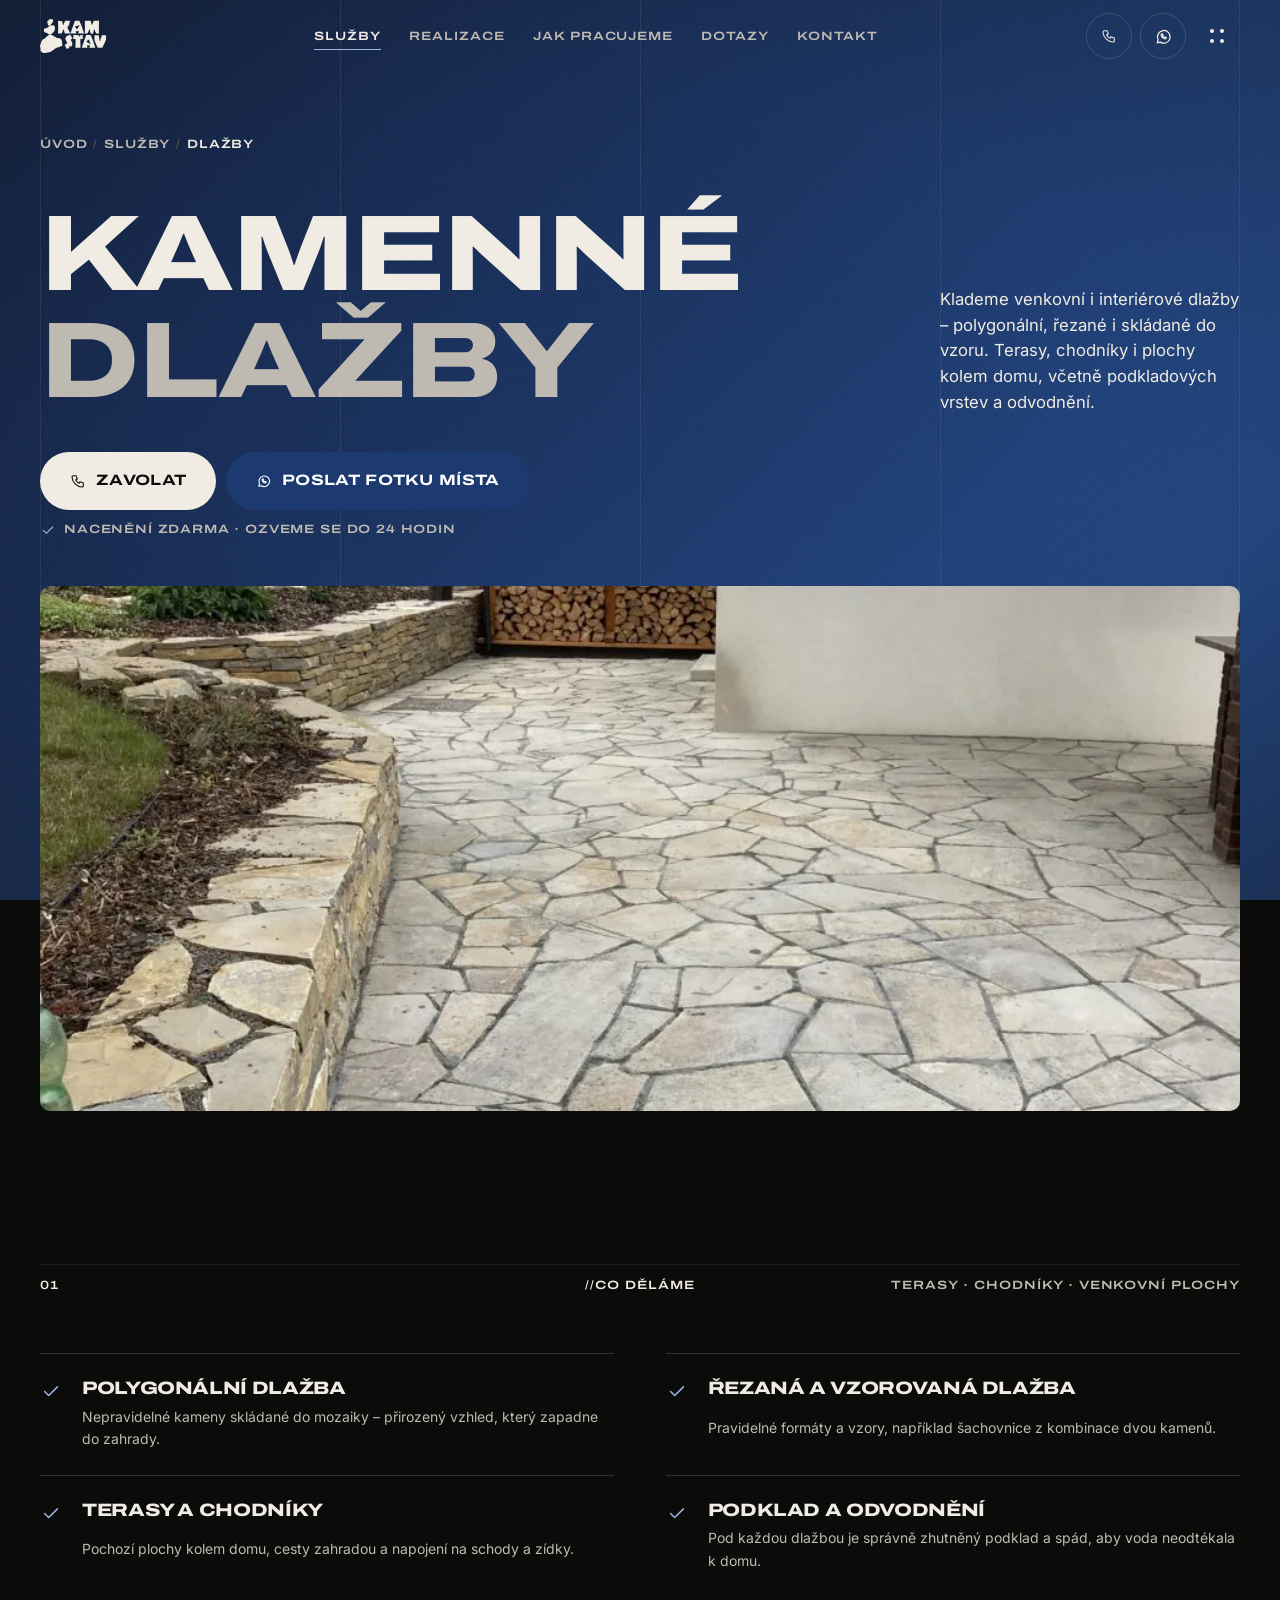
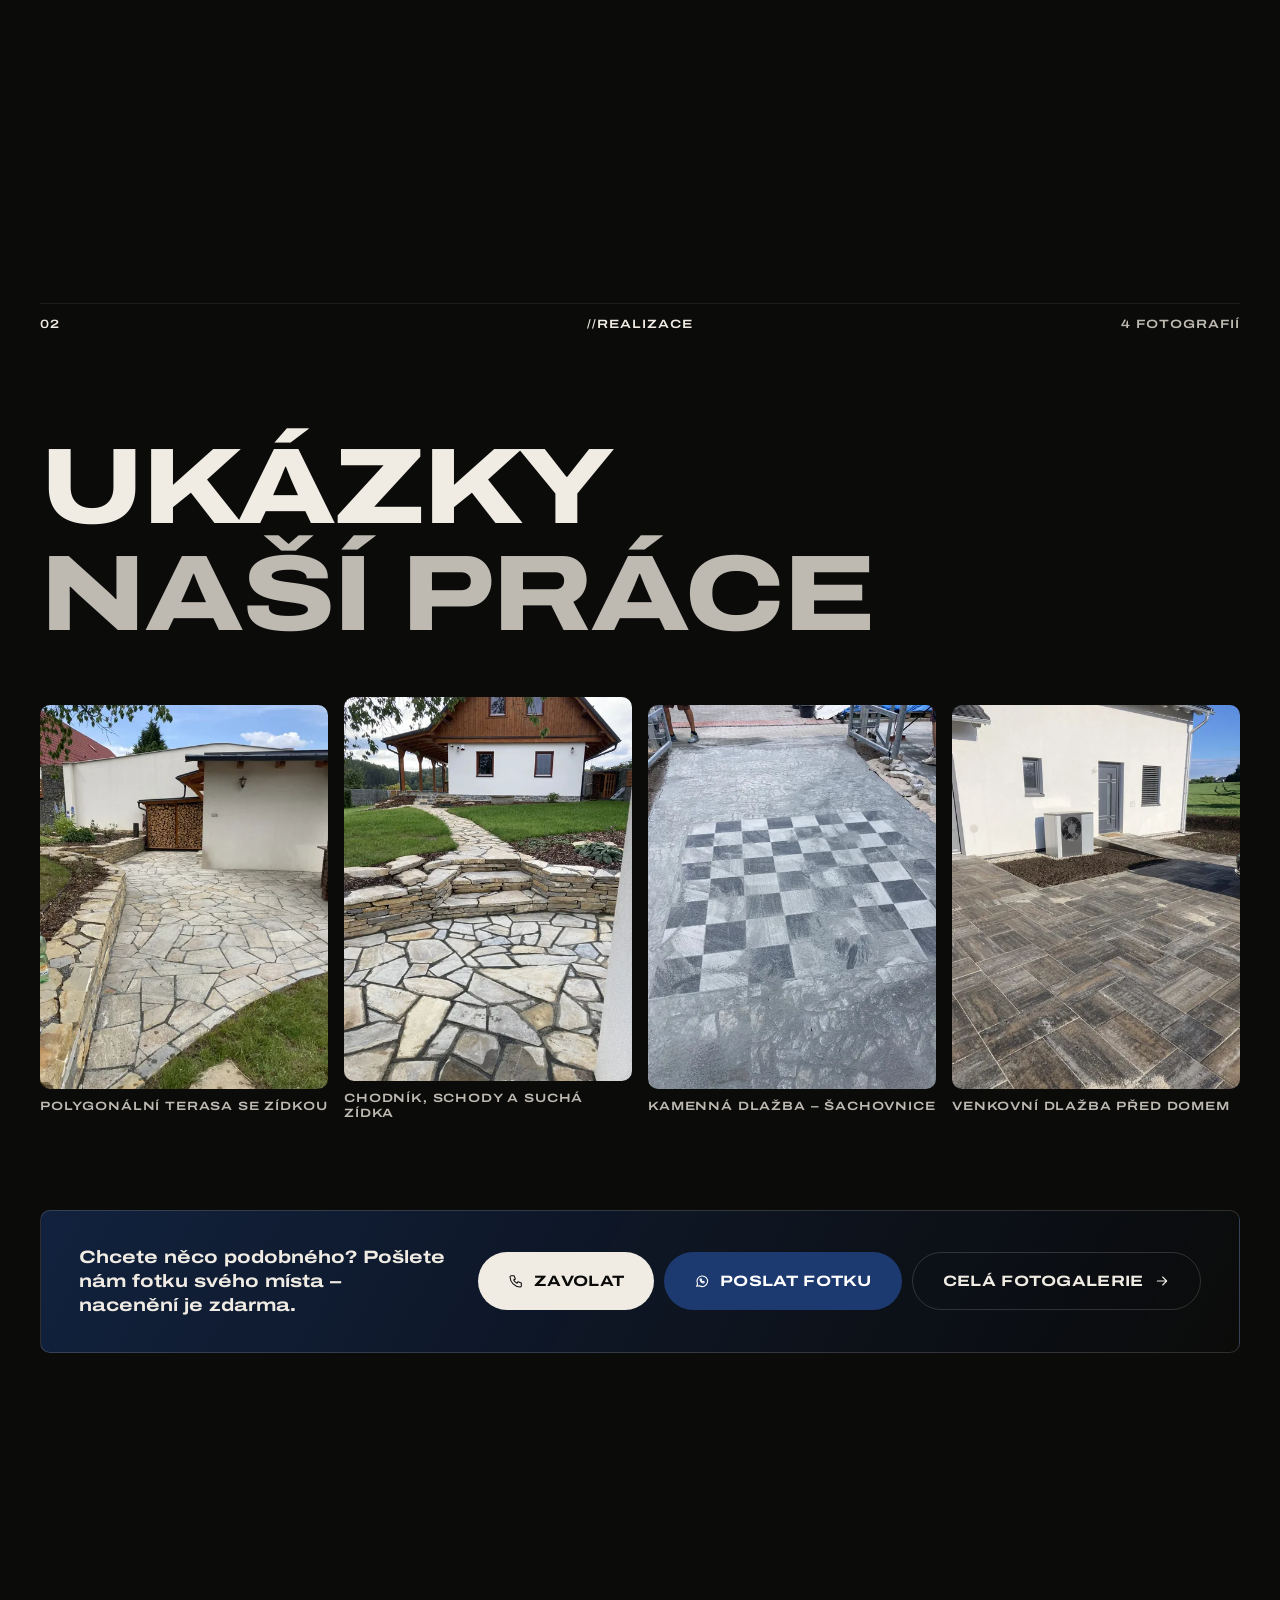
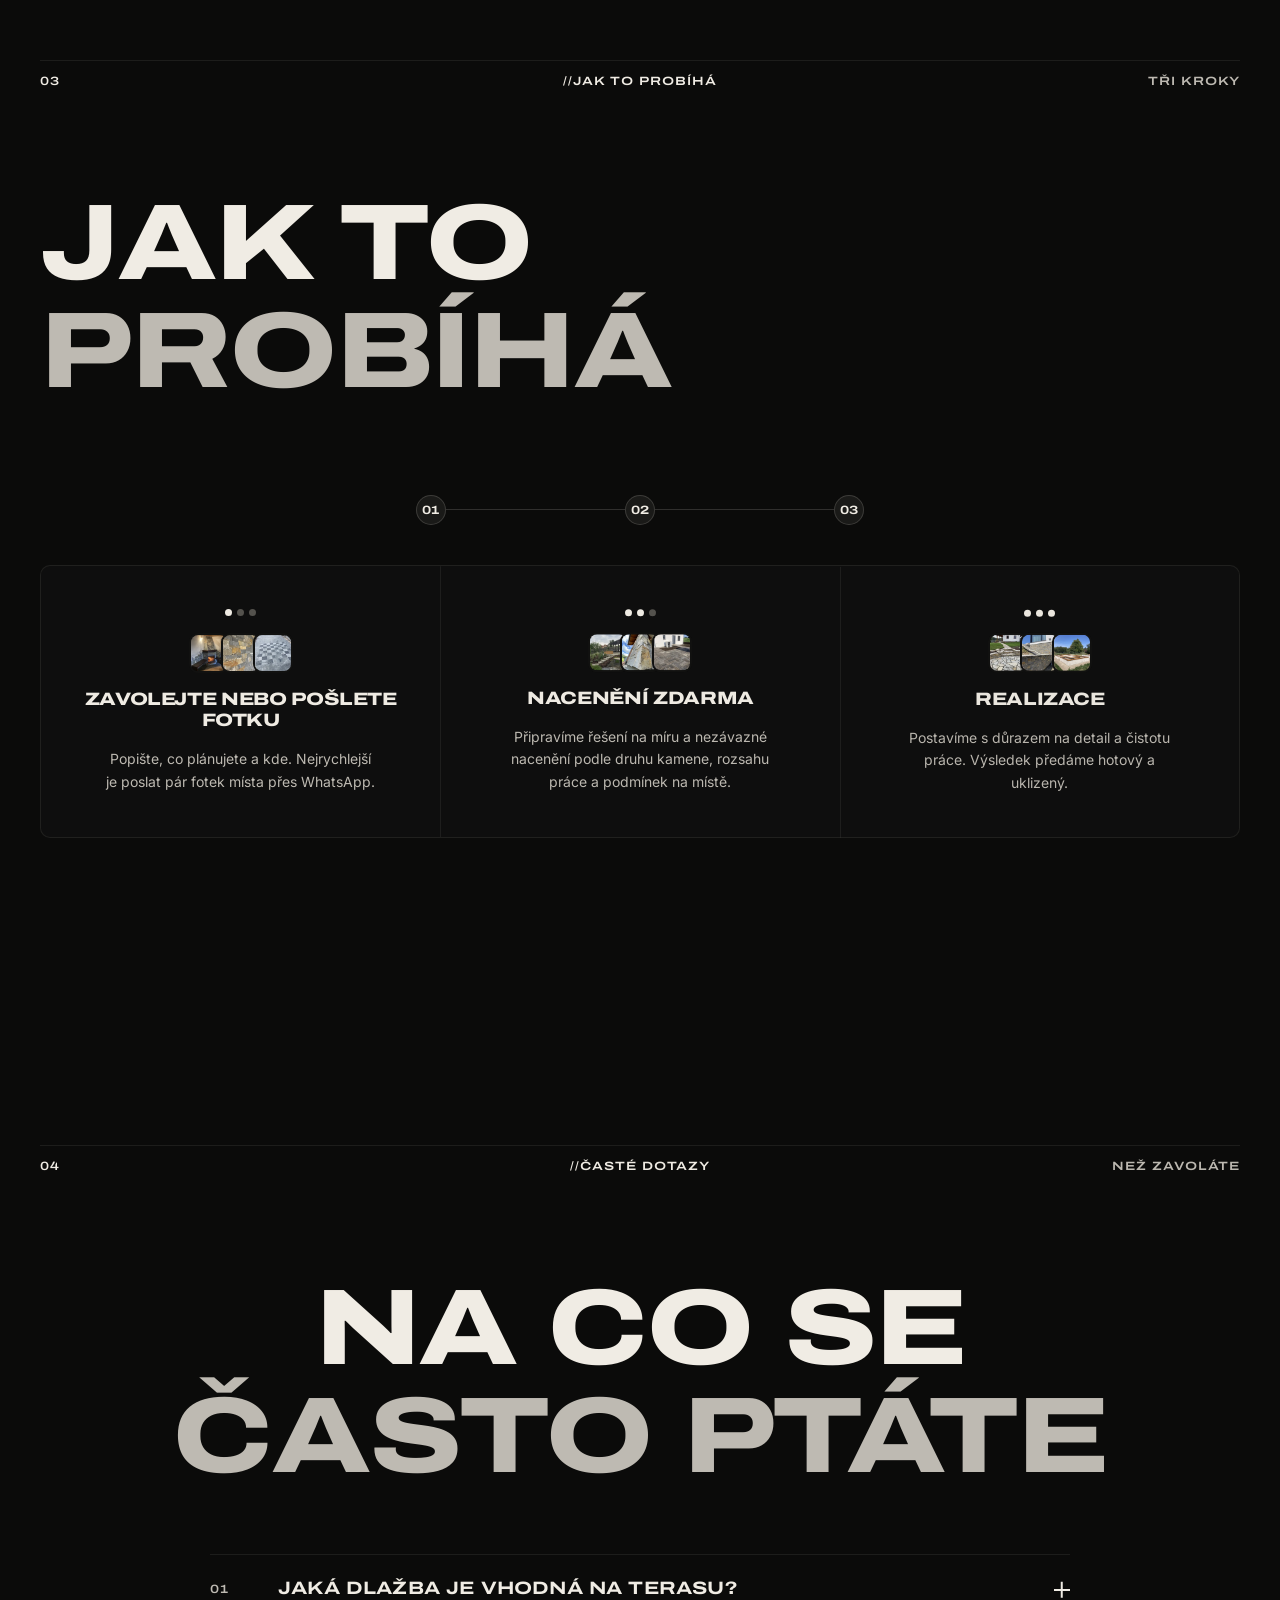
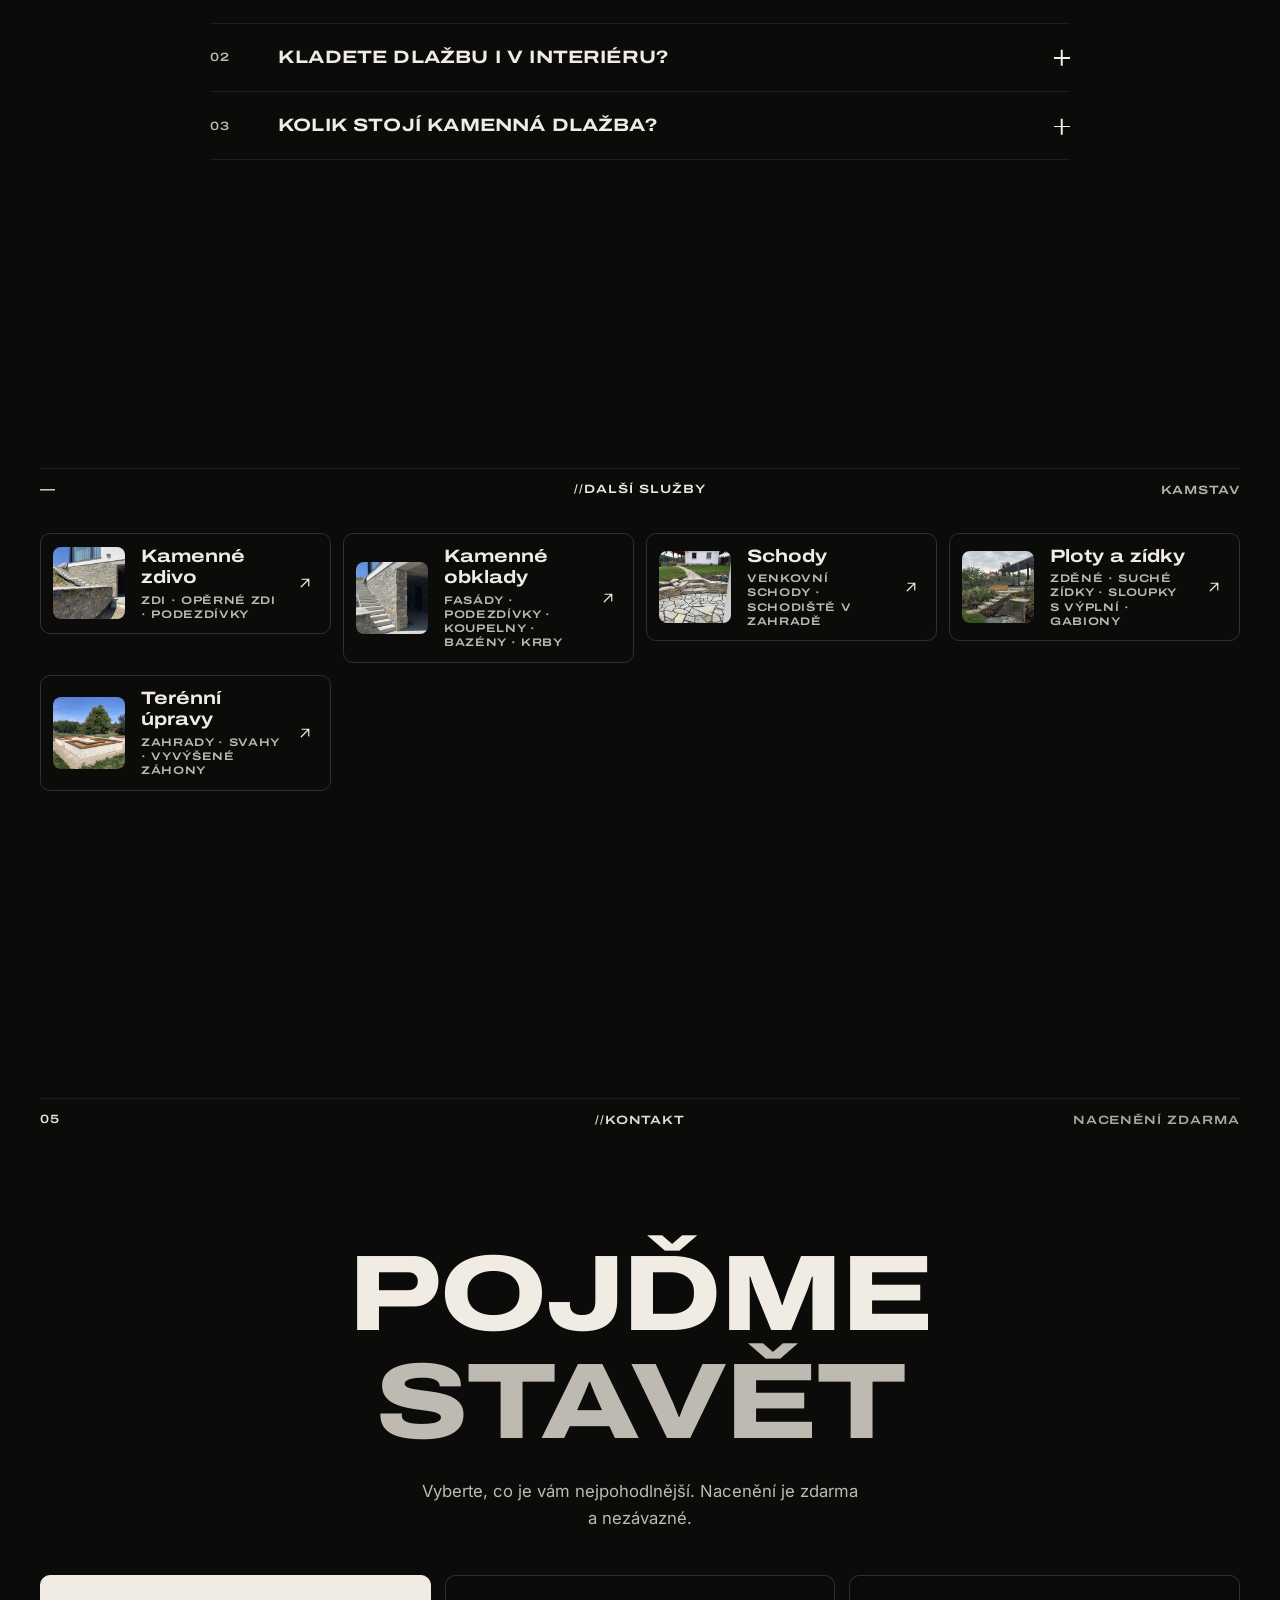
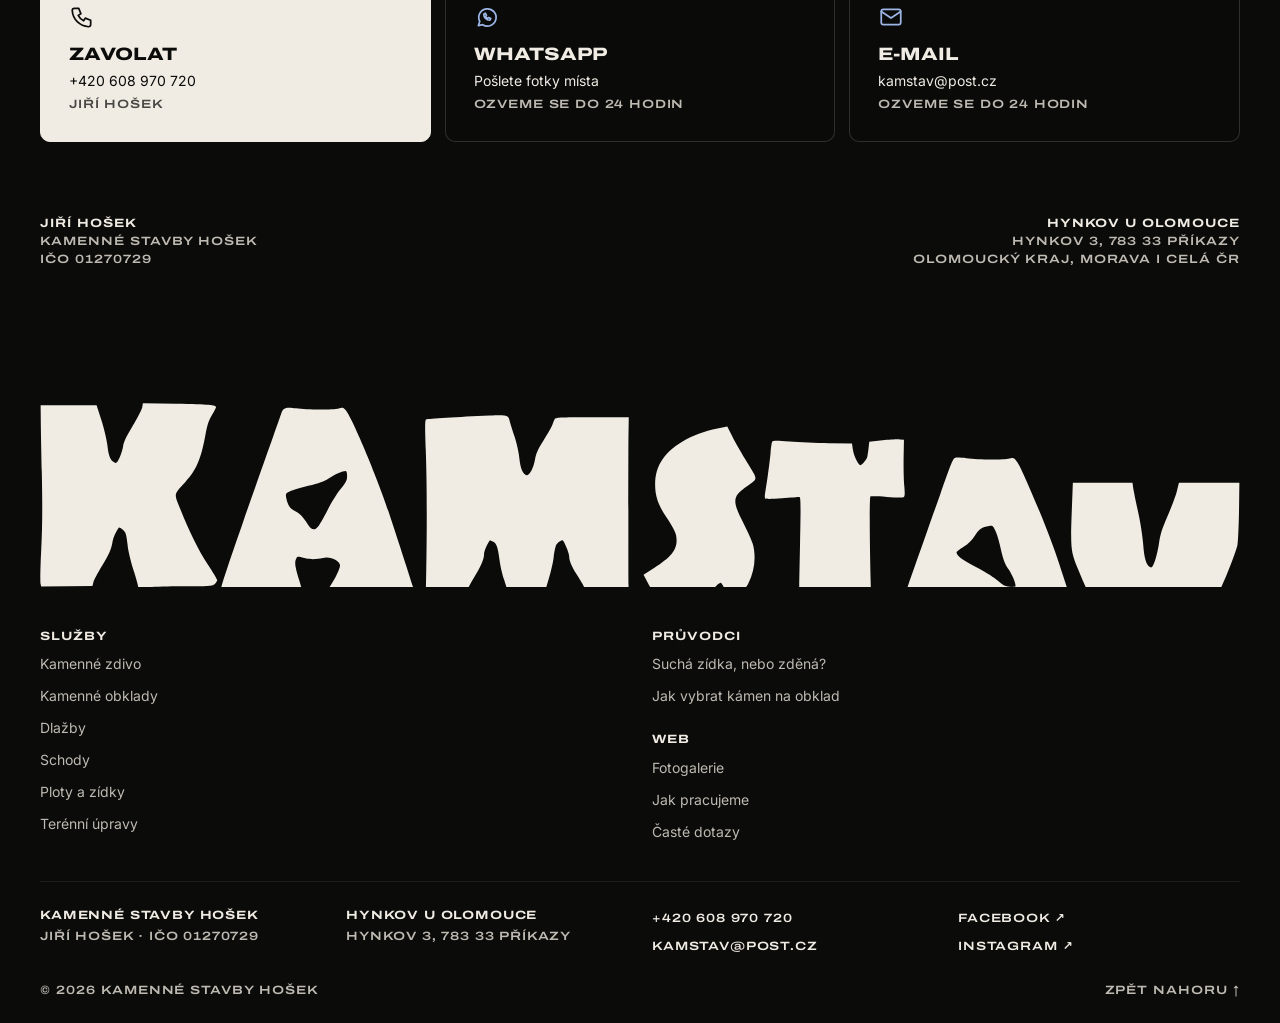
<file: kamenne-dlazby/index.html>
<!doctype html>
<html lang="cs" data-page="service" data-slug="kamenne-dlazby">
<head>
  <meta charset="UTF-8" />
  <script>(function(d){var c='js',k='kamstav-intro',p=!0;try{if(sessionStorage.getItem(k))p=!1;else sessionStorage.setItem(k,'1')}catch(e){}if(matchMedia('(prefers-reduced-motion: reduce)').matches){c+=' reduce';p=!1}c+=p&&d.dataset.page==='home'?' intro-play':' no-intro';d.className+=' '+c})(document.documentElement)</script>
  <meta name="viewport" content="width=device-width, initial-scale=1" />
  <meta name="theme-color" content="#0b0b0a" />
  <link rel="icon" href="/favicon.svg" type="image/svg+xml" />
  <link rel="preload" href="/fonts/archivo-latin-wdth-normal.woff2" as="font" type="font/woff2" crossorigin />
  <link rel="preload" href="/fonts/inter-latin-wght-normal.woff2" as="font" type="font/woff2" crossorigin />
  <link rel="preload" href="/fonts/archivo-cz.woff2" as="font" type="font/woff2" crossorigin />
  <link rel="preload" as="image" href="/img/dlazba-terasa-drevnik-800.webp" imagesrcset="/img/dlazba-terasa-drevnik-240.webp 240w, /img/dlazba-terasa-drevnik-480.webp 480w, /img/dlazba-terasa-drevnik-800.webp 800w, /img/dlazba-terasa-drevnik-980.webp 980w" imagesizes="(max-width: 1280px) 100vw, 1240px" fetchpriority="high" />
  <title>Kamenné dlažby – terasy, chodníky, polygonální dlažba | Kamstav</title>
  <meta name="description" content="Klademe kamenné dlažby na terasy, chodníky a plochy kolem domu – polygonální, řezané i skládané do vzoru, včetně podkladu a odvodnění. Olomoucko a celá Morava." />
  <link rel="canonical" href="https://kamstav.vercel.app/kamenne-dlazby/" />
  <meta property="og:type" content="website" />
  <meta property="og:url" content="https://kamstav.vercel.app/kamenne-dlazby/" />
  <meta property="og:title" content="Dlažby – Kamstav" />
  <meta property="og:description" content="Klademe kamenné dlažby na terasy, chodníky a plochy kolem domu – polygonální, řezané i skládané do vzoru, včetně podkladu a odvodnění. Olomoucko a celá Morava." />
  <meta property="og:site_name" content="Kamstav" />
  <meta property="og:locale" content="cs_CZ" />
  <meta property="og:image" content="https://kamstav.vercel.app/og.jpg" />
  <meta property="og:image:width" content="1200" />
  <meta property="og:image:height" content="630" />
  <meta property="og:image:alt" content="Kamstav – kamenná zídka a obklad z přírodního kamene" />
  <meta name="twitter:card" content="summary_large_image" />
  <meta name="robots" content="index, follow, max-image-preview:large" />
  <meta name="geo.region" content="CZ-71" />
  <meta name="geo.placename" content="Hynkov, Příkazy" />
  <link rel="apple-touch-icon" href="/apple-touch-icon.png" />
  <link rel="manifest" href="/site.webmanifest" />
  <script type="application/ld+json">{"@context":"https://schema.org","@graph":[{"@type":["HomeAndConstructionBusiness","GeneralContractor"],"@id":"https://kamstav.vercel.app/#firma","name":"Kamstav – Kamenné stavby Hošek","alternateName":["Kamstav","Kamenné stavby Hošek"],"description":"Stavební práce s přírodním kamenem: kamenné zdivo, obklady fasád, podezdívek, koupelen, bazénů a krbů, kamenné schody, venkovní dlažby, ploty, suché zídky, gabiony a terénní úpravy.","url":"https://kamstav.vercel.app/","telephone":"+420608970720","email":"kamstav@post.cz","image":["https://kamstav.vercel.app/og.jpg","https://kamstav.vercel.app/img/dlazba-chodnik-zidka-1600.webp","https://kamstav.vercel.app/img/zidka-obklad-podezdivky-1600.webp","https://kamstav.vercel.app/img/obklad-schodiste-1600.webp","https://kamstav.vercel.app/img/krb-obklad-1600.webp","https://kamstav.vercel.app/img/zahrada-schody-gabiony-1280.webp","https://kamstav.vercel.app/img/dlazba-terasa-drevnik-980.webp"],"logo":"https://kamstav.vercel.app/icon-512.png","founder":{"@type":"Person","name":"Jiří Hošek"},"identifier":{"@type":"PropertyValue","propertyID":"IČO","value":"01270729"},"address":{"@type":"PostalAddress","streetAddress":"Hynkov 3","addressLocality":"Příkazy","postalCode":"783 33","addressRegion":"Olomoucký kraj","addressCountry":"CZ"},"areaServed":[{"@type":"AdministrativeArea","name":"Olomoucký kraj"},{"@type":"Place","name":"Morava"},{"@type":"Country","name":"Česká republika"}],"knowsAbout":["přírodní kámen","kamenné zdivo","kamenné obklady","suché zídky","polygonální dlažba","gabiony","kamenné schody","terénní úpravy"],"hasCredential":{"@type":"EducationalOccupationalCredential","name":"Osvědčení na provádění staveb, jejich změn a odstraňování"},"sameAs":["https://www.facebook.com/kamstav.cz/","https://www.instagram.com/kamstav.cz"],"hasOfferCatalog":{"@type":"OfferCatalog","name":"Kamenické a stavební práce","itemListElement":[{"@type":"Offer","itemOffered":{"@id":"https://kamstav.vercel.app/kamenne-zdivo/#sluzba"}},{"@type":"Offer","itemOffered":{"@id":"https://kamstav.vercel.app/kamenne-obklady/#sluzba"}},{"@type":"Offer","itemOffered":{"@id":"https://kamstav.vercel.app/kamenne-dlazby/#sluzba"}},{"@type":"Offer","itemOffered":{"@id":"https://kamstav.vercel.app/kamenne-schody/#sluzba"}},{"@type":"Offer","itemOffered":{"@id":"https://kamstav.vercel.app/ploty-a-zidky/#sluzba"}},{"@type":"Offer","itemOffered":{"@id":"https://kamstav.vercel.app/terenni-upravy/#sluzba"}}]}},{"@type":"WebSite","@id":"https://kamstav.vercel.app/#web","url":"https://kamstav.vercel.app/","name":"Kamstav","inLanguage":"cs","publisher":{"@id":"https://kamstav.vercel.app/#firma"}},{"@type":"Service","@id":"https://kamstav.vercel.app/kamenne-dlazby/#sluzba","name":"Dlažby","serviceType":"Dlažby","description":"Klademe venkovní i interiérové dlažby – polygonální, řezané i skládané do vzoru. Terasy, chodníky i plochy kolem domu, včetně podkladových vrstev a odvodnění.","url":"https://kamstav.vercel.app/kamenne-dlazby/","image":"https://kamstav.vercel.app/img/dlazba-terasa-drevnik-980.webp","provider":{"@id":"https://kamstav.vercel.app/#firma"},"areaServed":[{"@type":"AdministrativeArea","name":"Olomoucký kraj"},{"@type":"Place","name":"Morava"},{"@type":"Country","name":"Česká republika"}],"hasOfferCatalog":{"@type":"OfferCatalog","name":"Dlažby","itemListElement":[{"@type":"Offer","itemOffered":{"@type":"Service","name":"Polygonální dlažba","description":"Nepravidelné kameny skládané do mozaiky – přirozený vzhled, který zapadne do zahrady."}},{"@type":"Offer","itemOffered":{"@type":"Service","name":"Řezaná a vzorovaná dlažba","description":"Pravidelné formáty a vzory, například šachovnice z kombinace dvou kamenů."}},{"@type":"Offer","itemOffered":{"@type":"Service","name":"Terasy a chodníky","description":"Pochozí plochy kolem domu, cesty zahradou a napojení na schody a zídky."}},{"@type":"Offer","itemOffered":{"@type":"Service","name":"Podklad a odvodnění","description":"Pod každou dlažbou je správně zhutněný podklad a spád, aby voda neodtékala k domu."}}]}},{"@type":"WebPage","@id":"https://kamstav.vercel.app/kamenne-dlazby/#stranka","url":"https://kamstav.vercel.app/kamenne-dlazby/","name":"Kamenné dlažby – terasy, chodníky, polygonální dlažba | Kamstav","description":"Klademe kamenné dlažby na terasy, chodníky a plochy kolem domu – polygonální, řezané i skládané do vzoru, včetně podkladu a odvodnění. Olomoucko a celá Morava.","isPartOf":{"@id":"https://kamstav.vercel.app/#web"},"about":{"@id":"https://kamstav.vercel.app/kamenne-dlazby/#sluzba"},"inLanguage":"cs","dateModified":"2026-11-03"},{"@type":"FAQPage","@id":"https://kamstav.vercel.app/kamenne-dlazby/#faq","mainEntity":[{"@type":"Question","name":"Jaká dlažba je vhodná na terasu?","acceptedAnswer":{"@type":"Answer","text":"Záleží na zatížení, oslunění a vzhledu, který chcete. Polygonální dlažba působí přirozeně, řezaná je pravidelná a moderní. Vhodný kámen s vámi vybereme při nacenění."}},{"@type":"Question","name":"Kladete dlažbu i v interiéru?","acceptedAnswer":{"@type":"Answer","text":"Ano, kromě teras a chodníků klademe kamennou dlažbu i do interiéru."}},{"@type":"Question","name":"Kolik stojí kamenná dlažba?","acceptedAnswer":{"@type":"Answer","text":"Cena závisí na druhu kamene, rozsahu práce a přístupu na místo, proto každou zakázku naceňujeme na míru. Nacenění je zdarma – stačí zavolat nebo poslat fotky místa přes WhatsApp."}}]},{"@type":"BreadcrumbList","itemListElement":[{"@type":"ListItem","position":1,"name":"Úvod","item":"https://kamstav.vercel.app/"},{"@type":"ListItem","position":2,"name":"Služby","item":"https://kamstav.vercel.app/#sluzby"},{"@type":"ListItem","position":3,"name":"Dlažby","item":"https://kamstav.vercel.app/kamenne-dlazby/"}]}]}</script>
  <script type="module" crossorigin src="/assets/main-CPPkA79n.js"></script>
  <link rel="stylesheet" crossorigin href="/assets/style-BR2X69S3.css">
</head>
<body>
  <div id="root"><link rel="preload" as="image" imageSrcSet="/img/dlazba-terasa-drevnik-240.webp 240w, /img/dlazba-terasa-drevnik-480.webp 480w, /img/dlazba-terasa-drevnik-800.webp 800w, /img/dlazba-terasa-drevnik-980.webp 980w" imageSizes="(max-width: 1280px) 100vw, 1240px" fetchPriority="high"/><div><div class="bg-gradient" aria-hidden="true"></div><div class="grid-lines" aria-hidden="true"><div class="wrap"><span></span><span></span><span></span><span></span></div></div><a class="skip" href="#obsah">Přeskočit na obsah</a><header class="header"><div class="wrap"><a href="/" class="logo-link" aria-label="Kamstav – úvod"><svg viewBox="0 0 1002 515" role="img" aria-label="Kamstav" aria-hidden="true"><g class="stones" fill="currentColor"><path class="stone stone-bottom" d="M45.4 512.1C32.2 506.9 18.5 497.7 12.3 489.8C7.5 483.8 6.5 479.2 7.9 468.9C9.6 455.7 9.3 451.2 5.5 433.9C3.6 425.1 2 417 2 415.9C2 414.9 1.5 414 1 414C-0.2 414 -0.4 404.3 0.8 403.8C1.2 403.6 2.8 399.1 4.3 393.8C7.5 382.4 18.2 352.4 25.2 335.3C31.5 319.9 34.6 316.6 50.2 308.5C67.4 299.7 71.5 296.5 82 284C90.6 273.8 96.4 268.7 112 257.6C141.6 236.5 145.1 234.7 156.5 234.8C169.4 234.8 184.5 241.6 212.5 259.9C245.6 281.7 254.1 285.6 274.4 288.5C280.9 289.4 288.5 290.9 291.4 291.7C303.6 295.3 318.8 305.3 325.1 313.9C328.6 318.5 329.4 322 332.4 342.5C335.9 367.3 336.9 375.2 337.6 387.5C338.2 396.8 338 399.1 336.6 401.8C332.2 410.4 314.6 418.3 277.3 428.5C254.3 434.8 249.9 436.4 239.3 442C228.6 447.6 218.6 454.7 200 470C173.7 491.7 160.6 499 141 503.3C111.7 509.8 76.5 515 62.8 515C53.9 514.9 51.5 514.5 45.4 512.1Z"></path><path class="stone stone-mid" d="M140.2 234C134.2 231.9 128.7 228.8 118.5 222C108.3 215.1 104.4 213.4 91.8 210C73.9 205.1 68 201.7 64.5 194.3C62.5 190.1 59.1 168.5 59 159.9C59 150.3 63.2 147.1 84.5 140.5C107 133.7 111.2 131.5 131.3 115.7C141.4 107.8 153.4 100.5 154.8 101.4C155.2 101.6 157.4 101.5 159.6 101C169.5 98.6 189.1 95.7 195.2 95.7C201.1 95.6 202.8 96.1 209.7 99.5C215.1 102.3 218.4 104.8 220.6 107.7C223.6 111.6 223.8 112.6 224.5 122.7C224.9 128.6 225.6 135.7 226.1 138.4C228 148.5 227.3 154.1 222.4 168.2C217.8 181.5 214.1 190 211.7 193.1C211 194.1 207 197 202.9 199.6C198.7 202.3 190.7 208.8 185.1 214C164.6 233.1 152.6 238.4 140.2 234Z"></path><path class="stone stone-top" d="M138 102.1C123.4 98.2 120.4 94.6 119.1 79.7C118.5 73.4 117.4 69.4 114.6 63C109.4 51.3 107.6 44.9 108.4 40.8C109.2 36.3 118.2 26.3 126.2 20.9C129.5 18.6 133.3 15.1 134.8 13C138.5 7.7 142.9 5.5 154.2 3.4C159.6 2.4 164 1.2 164 0.8C164 0.4 165.3 0 167 0C168.7 0 170 0.4 170 0.8C170 1.9 179.4 4.9 185.8 5.9C188.6 6.3 192 7.6 193.1 8.6C196.3 11.4 199 17.9 199 23C199 27.5 193.6 46 190.4 52.2C189.5 54 184 60.5 178.1 66.5C168.6 76.4 167 78.6 162.1 88.6C157.1 98.9 156.3 99.9 152.3 101.9C147.2 104.4 146.6 104.4 138 102.1Z"></path></g><g class="letters" fill="currentColor"><path class="letter" fill-rule="evenodd" d="M376.6 220.9C376.3 220.1 375.6 217.5 375 215C374.3 212.5 372.5 206.5 370.9 201.7C366.7 188.8 366.2 186.5 365 176.2C364.4 171 363.3 165.5 362.5 163.9C361.1 161.3 356.3 157.2 355.6 158.1C352.8 161.9 349.9 169.2 348.6 175.9C347.3 183.2 346.2 185.6 340.1 195.4C333.3 206.1 328 216.3 328 218.6C328 219.3 319.7 219.9 301.8 220.3C280.2 220.8 275.3 220.7 274.1 219.5C272.9 218.4 272.9 212.9 274.1 182.3C275.8 137.8 275.9 114.5 274.2 67.6C273.1 36.1 273.1 30.5 274.3 29.3C275.4 28.1 278.5 28.1 293.1 28.9C302.7 29.4 315.5 29.6 321.5 29.3L332.5 28.7L336.4 41.6C342.9 63 343.9 67.2 344 73.5C344.1 81 346.8 87.3 350.8 89.4L353.7 90.9L356.9 84.1C358.6 80.4 360 76.2 360 74.8C360 69.8 363 62.7 369.3 52.7C376.8 40.9 379.5 35.7 380.4 31.4C381.1 28.5 381.5 28.2 386.2 27.6C392.8 26.7 444.9 27.9 452 29.1C455 29.6 457.8 30.4 458.3 30.9C458.8 31.4 457.3 34.5 455 38.1C450.5 45.2 449.3 48.8 445.7 67.6C441.6 88.8 436.4 99.3 422.3 114.3C418.3 118.6 415 122.8 415 123.5C415 124.7 422.3 143.2 427.5 155.5C434.3 171.4 439.7 181.6 448.7 195.6C454.4 204.5 459 212.6 459 213.6C458.9 214.7 458 216.6 457 217.9L455 220.3L420.7 220.5C401.9 220.6 384.4 221.1 381.8 221.5C378.1 222.1 376.9 221.9 376.6 220.9Z"></path><path class="letter" fill-rule="evenodd" d="M528.5 220.8C518 220.3 499.7 220.1 487.8 220.4C475.8 220.7 465.4 220.7 464.5 220.4C463.7 220 463 218.8 463 217.6C463 214.9 477.8 171.6 501.9 103.2C514.4 68 519.9 52.2 524 40.5C526.3 33.9 528.7 27.9 529.3 27.1C530.5 25.7 530 25.7 562.4 27.7C568.1 28 576.8 27.7 582.8 27C593.2 25.8 593.2 25.8 595.6 28.1C597.8 30.4 605.4 46.7 618.2 76.5C628.8 101.3 633.7 114.1 640.8 136C644.7 147.8 652.4 171.4 657.9 188.3C663.5 205.3 667.7 219.6 667.4 220.1C667.1 220.7 657.3 220.8 642.2 220.4C628.6 220.1 607.8 220.3 596 220.8C584.2 221.4 574.4 221.7 574.2 221.6C574.1 221.4 576.7 216.9 580.1 211.6C586.5 201.3 588.3 197.5 589.5 192.3C590.1 189.2 590 189 584.1 186C577.1 182.5 576.6 182.5 568 184.6C561.8 186.2 561.1 186.2 552.7 184.3L543.9 182.3L542.4 185.1C541.1 187.7 541.1 188.7 542.5 194.4C543.3 198 545.3 205 547 210.1C550.3 220.2 550.6 222.1 548.8 221.8C548.1 221.8 539 221.3 528.5 220.8ZM563.3 152.9C566 151.7 569.3 146.4 577.5 130.5C580.6 124.5 584.4 118 585.8 116.1C596.3 102.9 597 101.8 597 98C597 91.2 596.7 91 589.5 93.5C585.9 94.8 581.3 97.2 579.1 98.9C573.8 103.1 570.6 104.3 555.5 107.8C542.4 110.9 537.1 112.7 533.6 115.5C531.8 116.9 531.8 117.3 533 122.7C534.7 129.5 536.9 132.2 543.5 135.8C547.5 137.9 549.5 140.1 553.5 146.2C556.2 150.5 559 153.9 559.7 154C560.4 154 562 153.5 563.3 152.9Z"></path><path class="letter" fill-rule="evenodd" d="M768.7 221.3C768.3 221 768 219.7 768 218.5C768 217.4 765.7 209.2 763 200.5C760 191 757.7 181.7 757.4 177.5C757.1 173.7 756.4 168.7 755.8 166.5C754.8 162.4 750.6 157 748.4 157C746.4 157 742 166.6 740.5 174.5C738.9 182.9 738.1 184.8 730.4 196.5C724.6 205.4 720 214.9 720 217.9C720 219.5 718.4 219.7 701.1 220.4C690.8 220.7 681.5 220.8 680.6 220.4C678.6 219.6 678.5 210.3 680.4 161.4C681.4 137.5 681.5 119.3 681 104.4C680.5 92.3 679.8 70.7 679.4 56.3L678.7 30.1L681.4 29C682.9 28.5 690.5 28 698.3 28C706.1 28 719.2 27.3 727.5 26.5C743.7 24.9 763.8 24.6 765.7 25.8C766.4 26.2 768 30.2 769.3 34.5C770.6 38.9 773.1 47.2 774.8 53C776.5 58.8 778.3 67.8 778.9 73C780 83.4 782 87.3 786.3 87.8C788.5 88.1 789.2 87.4 791.1 83.8C792.3 81.4 794.1 75.7 795.1 71.1C796.7 64 798.1 60.8 804.2 51.1C808.2 44.8 812.6 36.6 814 33L816.7 26.5L823.1 26.6C826.6 26.6 837.8 27 848 27.5C860.6 28 870.4 27.9 878.6 27.1C885.2 26.4 891.5 26.2 892.5 26.6C894.2 27.3 894.3 28.7 893.4 58.4C892.3 97.8 892.3 152 893.4 190.1C894.1 211.4 894 219.9 893.2 220.4C892.6 220.7 882.9 220.7 871.6 220.4L851 219.7L851 217.1C850.9 213.4 848.1 207.6 840.5 195.4C833.4 184.1 831.7 180.2 830.6 172.6C829.7 167 825.2 157 823.4 157C821 157 817 161.2 816.1 164.8C815.5 166.8 814.8 171.9 814.4 176C814.1 180.7 812 189.4 809 199C806.4 207.5 803.9 216.2 803.6 218.2L802.9 222L786.1 222C776.9 222 769 221.7 768.7 221.3Z"></path><path class="letter" fill-rule="evenodd" d="M403.6 450.8C401.8 447.8 379.1 406.1 375.7 399.4L373.2 394.4L383.2 388C401.7 376.3 408 368.6 408 357.9C408 351.1 406 346.8 397 333.6C388.7 321.3 386.1 314.7 385.3 303.6C384.3 288 388.2 277.1 398.8 265.9C411.3 252.6 429.7 243.7 453.5 239.6C462 238.1 461.5 237.8 465.3 246.2C467.8 251.9 481.3 275 489 286.7L493 293L483.6 299.9C466.1 312.9 465.6 316.8 478.4 339.8C487.3 355.9 490 364.3 490 376.2C490 393.7 485.1 405.2 472.3 417.8C467.7 422.3 463.5 425.8 463.1 425.5C462.6 425.3 462 422.7 461.6 419.8C461.1 415.7 457.5 406.3 455.3 403.1C455.1 402.9 453.9 403.2 452.5 403.8C448.4 405.7 446.3 410.4 445.5 419.4C444.8 428 442.7 437.7 441.2 439.2C438.9 441.5 409.5 453 405.9 453C405.4 453 404.4 452 403.6 450.8Z"></path><path class="letter" fill-rule="evenodd" d="M537.2 435C536 433.8 535.8 430.9 536.4 417.5C538.4 370.7 539 349.1 539 326.6L539 301.7L528.8 302.4C523.1 302.8 514.8 303.5 510.2 303.9C504.9 304.3 501.6 304.2 501 303.5C500.6 303 501.5 295.5 503.1 287C504.7 278.5 506 268.6 506.1 265C506.1 261.4 506.7 254.9 507.3 250.5L508.5 242.5L512.5 242.6C514.7 242.6 525 243.2 535.5 243.8C546 244.5 563.1 245 573.6 245L592.8 245L593.4 248.1C593.7 249.8 594 252.2 594 253.3C594 254.4 595.4 258.4 597.1 262.1L600.3 268.9L603.2 267.4C607.3 265.3 609.9 259 610 251.5C610 248.2 610.4 245 610.8 244.4C611.2 243.7 615.3 242.9 620 242.6C624.7 242.2 632.2 241.4 636.6 240.9C649 239.5 648.3 238.4 647.4 258C647 269.5 647.1 279 648 288C649.5 303 649.4 303.3 642.5 302.5C640.3 302.3 632.6 301.8 625.4 301.5L612.3 300.9L611.6 317.2C611.3 326.2 611.4 346.1 612 361.5C614.3 423.4 614.4 434.6 612.9 435.6C612.1 436.1 595.1 436.5 575.1 436.5C544.5 436.5 538.4 436.3 537.2 435Z"></path><path class="letter" fill-rule="evenodd" d="M699 436.8C688.8 436.3 670.3 436.1 657.8 436.4C638.9 436.8 635 436.7 634 435.5C633 434.4 633.3 432.5 635 426.8C638 417 654.5 369.3 674.2 313.5C677.5 304.1 682.9 288.9 686.2 279.5C698.4 244.7 699.2 242.9 701.4 242C702.6 241.6 708 241.7 713.5 242.3C726.1 243.7 753.1 243.7 758.9 242.2C763.1 241.2 763.5 241.3 765.8 243.8C771.2 249.7 799.4 316.7 810 349C830.7 411.8 838.2 435.2 837.6 435.8C837.2 436.1 818.8 436.5 796.7 436.5C774.6 436.6 753.7 437 750.2 437.5C745.6 438.1 744 437.9 744 437.1C744 436.4 746 432.7 748.5 428.9C754.4 419.7 757.7 413.2 758.5 408.8C759.2 405.3 759.1 405.2 753.7 402.1C747.5 398.6 744.8 398.3 737.3 400.7C732.1 402.3 731.6 402.3 722.7 400.3C714.3 398.4 713.4 398.4 712.2 399.9C710.2 402.4 711.4 411.1 715.4 423.2C719.5 435.8 719.8 437.2 718.5 437.5C718 437.6 709.2 437.3 699 436.8ZM765.4 377.2C766.4 375.6 762 365.1 757.7 358.8C754.3 353.8 752.8 350.3 751.5 344.3C748 328.9 745.9 321.4 743.6 317.5C741.7 314 741 313.5 738.1 313.7C736.2 313.7 732.8 314.6 730.4 315.5C726.8 316.9 725.6 318.1 722.7 323.3C719.9 328.5 718.1 330.3 711.4 334.8C705.1 339.1 703.6 340.6 703.8 342.3C704.3 345.8 709.4 349.5 725 357.5C733.1 361.7 740.7 366.1 742.1 367.3C743.4 368.6 746.9 371.5 749.8 373.8C754.4 377.4 755.8 378 760 378C762.7 378 765.1 377.6 765.4 377.2Z"></path><path class="letter" fill-rule="evenodd" d="M877.5 435C874.1 431 840.6 359.2 829.4 331.5C824.7 319.9 824.5 319.2 824.2 308C824.1 301.7 824.3 285.1 824.7 271.2C825.4 250.4 825.8 245.8 827 245C827.9 244.4 834.3 244.3 843 244.8C858.8 245.6 863.5 245.6 878.5 245.1L888.5 244.7L889.7 251.6C890.3 255.4 892.7 266.8 895 277C897.9 290 899.4 299.5 900 309C901.1 325.1 902.1 328.9 906.2 333L909.3 336.1L912.2 328.8C913.8 324.7 915.5 317.8 916.1 313.1C917.6 300.3 918.6 297 925.1 282.2C933.3 263.8 935.8 256.8 936.6 249.8L937.3 244L947.9 244.7C961.1 245.7 965.8 245.7 984.1 244.8C995.7 244.2 999 244.3 1000.5 245.4C1002.3 246.7 1002.3 248 1001.2 279.7L1000.1 312.6L994.7 326.1C983.1 355.2 972.9 377.8 958.5 406.5L943.5 436.5L911.2 436.5C883.6 436.5 878.7 436.3 877.5 435Z"></path></g></svg></a><nav class="nav-bar" aria-label="Sekce"><a href="/#sluzby" class="on" aria-current="location">Služby</a><a href="#realizace" class="">Realizace</a><a href="#jak-pracujeme" class="">Jak pracujeme</a><a href="#faq" class="">Dotazy</a><a href="#kontakt" class="">Kontakt</a></nav><div class="right"><a class="btn btn-line call-btn" href="tel:+420608970720"><svg viewBox="0 0 24 24" fill="none" stroke="currentColor" stroke-width="1.6" stroke-linecap="round" stroke-linejoin="round" aria-hidden="true"><path d="M5 4h4l2 5-2.5 1.5a11 11 0 0 0 5 5L15 13l5 2v4a2 2 0 0 1-2 2A16 16 0 0 1 3 6a2 2 0 0 1 2-2"></path></svg> <span class="num">+420 608 970 720</span><span class="sr-only">Zavolat</span></a><a class="icon-btn wa-btn" href="https://wa.me/420608970720?text=Dobr%C3%BD%20den%2C%20m%C3%A1m%20z%C3%A1jem%20o%20nacen%C4%9Bn%C3%AD%20kamenn%C3%BDch%20prac%C3%AD.%20Pos%C3%ADl%C3%A1m%20fotky%20m%C3%ADsta%3A" target="_blank" rel="noopener" aria-label="Napsat přes WhatsApp"><svg viewBox="0 0 24 24" fill="none" stroke="currentColor" stroke-width="1.6" stroke-linecap="round" stroke-linejoin="round" aria-hidden="true"><path d="M4 20l1.3-3.9A8 8 0 1 1 8 19.1z"></path><path d="M9 9.5c0 3 2.5 5.5 5.5 5.5l1-1.5-2-1-1 .8a4 4 0 0 1-1.8-1.8l.8-1-1-2z"></path></svg></a><button class="menu-btn" aria-expanded="false" aria-controls="menu" aria-label="Otevřít menu"><span class="grid4" aria-hidden="true"><i></i><i></i><i></i><i></i></span></button></div></div></header><div class="menu" id="menu" aria-hidden="true"><nav aria-label="Hlavní"><ul><li class="mask"><a href="/#uvod" tabindex="-1">Úvod</a></li><li class="mask"><a href="/#sluzby" tabindex="-1">Služby</a></li><li class="mask"><a href="/#realizace" tabindex="-1">Realizace</a></li><li class="mask"><a href="/#jak-pracujeme" tabindex="-1">Jak pracujeme</a></li><li class="mask"><a href="/fotogalerie/" tabindex="-1">Fotogalerie</a></li><li class="mask"><a href="/#faq" tabindex="-1">Dotazy</a></li><li class="mask"><a href="/#kontakt" tabindex="-1">Kontakt</a></li></ul></nav><div class="menu-sub wrap"><span class="eyebrow">Služby</span><ul><li><a href="/kamenne-zdivo/" tabindex="-1">Kamenné zdivo</a></li><li><a href="/kamenne-obklady/" tabindex="-1">Kamenné obklady</a></li><li><a href="/kamenne-dlazby/" tabindex="-1">Dlažby</a></li><li><a href="/kamenne-schody/" tabindex="-1">Schody</a></li><li><a href="/ploty-a-zidky/" tabindex="-1">Ploty a zídky</a></li><li><a href="/terenni-upravy/" tabindex="-1">Terénní úpravy</a></li></ul></div><div class="menu-foot"><div class="wrap"><span>© <!-- -->2026<!-- --> <!-- -->Kamenné stavby Hošek</span><span><a href="tel:+420608970720" tabindex="-1">+420 608 970 720</a> · <a href="https://wa.me/420608970720?text=Dobr%C3%BD%20den%2C%20m%C3%A1m%20z%C3%A1jem%20o%20nacen%C4%9Bn%C3%AD%20kamenn%C3%BDch%20prac%C3%AD.%20Pos%C3%ADl%C3%A1m%20fotky%20m%C3%ADsta%3A" target="_blank" rel="noopener" tabindex="-1">WhatsApp</a> · <a href="mailto:kamstav@post.cz" tabindex="-1">kamstav@post.cz</a></span></div></div></div><main id="obsah"><section class="sp-hero" id="uvod"><div class="wrap"><nav class="crumbs" aria-label="Drobečková navigace"><span><a href="/">Úvod</a></span><span><i aria-hidden="true">/</i><a href="/#sluzby">Služby</a></span><span><i aria-hidden="true">/</i><span aria-current="page">Dlažby</span></span></nav><div class="title-row"><h1 class="display h-xl two-tone">Kamenné<br/><span class="line-2">dlažby</span></h1><p class="lead">Klademe venkovní i interiérové dlažby – polygonální, řezané i skládané do vzoru. Terasy, chodníky i plochy kolem domu, včetně podkladových vrstev a odvodnění.</p></div><div class="hero-cta sp-cta"><div class="hero-btns"><a class="btn btn-light btn-lg" href="tel:+420608970720"><svg viewBox="0 0 24 24" fill="none" stroke="currentColor" stroke-width="1.6" stroke-linecap="round" stroke-linejoin="round" aria-hidden="true"><path d="M5 4h4l2 5-2.5 1.5a11 11 0 0 0 5 5L15 13l5 2v4a2 2 0 0 1-2 2A16 16 0 0 1 3 6a2 2 0 0 1 2-2"></path></svg> Zavolat</a><a class="btn btn-navy btn-lg" href="https://wa.me/420608970720?text=Dobr%C3%BD%20den%2C%20m%C3%A1m%20z%C3%A1jem%20o%20nacen%C4%9Bn%C3%AD%20kamenn%C3%BDch%20prac%C3%AD.%20Pos%C3%ADl%C3%A1m%20fotky%20m%C3%ADsta%3A" target="_blank" rel="noopener"><svg viewBox="0 0 24 24" fill="none" stroke="currentColor" stroke-width="1.6" stroke-linecap="round" stroke-linejoin="round" aria-hidden="true"><path d="M4 20l1.3-3.9A8 8 0 1 1 8 19.1z"></path><path d="M9 9.5c0 3 2.5 5.5 5.5 5.5l1-1.5-2-1-1 .8a4 4 0 0 1-1.8-1.8l.8-1-1-2z"></path></svg> Poslat fotku místa</a></div><p class="hero-note"><svg viewBox="0 0 24 24" fill="none" stroke="currentColor" stroke-width="1.6" stroke-linecap="round" stroke-linejoin="round" aria-hidden="true"><path d="m5 12.5 4.5 4.5L19 7.5"></path></svg> Nacenění zdarma · <!-- -->Ozveme se do 24 hodin</p></div><div class="ph sp-photo"><img src="/img/dlazba-terasa-drevnik-800.webp" srcSet="/img/dlazba-terasa-drevnik-240.webp 240w, /img/dlazba-terasa-drevnik-480.webp 480w, /img/dlazba-terasa-drevnik-800.webp 800w, /img/dlazba-terasa-drevnik-980.webp 980w" sizes="(max-width: 1280px) 100vw, 1240px" width="980" height="1307" alt="Polygonální terasa se zídkou – Kamstav" loading="eager" fetchPriority="high" decoding="async"/></div></div></section><section class="section" id="co-delame"><div class="wrap"><div class="sec-head" data-reveal="head"><span class="num">01</span><span class="lbl">//<!-- -->Co děláme</span><span class="aside">Terasy · chodníky · venkovní plochy</span></div><ul class="sp-points"><li data-reveal="fade"><svg viewBox="0 0 24 24" fill="none" stroke="currentColor" stroke-width="1.6" stroke-linecap="round" stroke-linejoin="round" aria-hidden="true"><path d="m5 12.5 4.5 4.5L19 7.5"></path></svg><h2 class="display t-h4">Polygonální dlažba</h2><p>Nepravidelné kameny skládané do mozaiky – přirozený vzhled, který zapadne do zahrady.</p></li><li data-reveal="fade"><svg viewBox="0 0 24 24" fill="none" stroke="currentColor" stroke-width="1.6" stroke-linecap="round" stroke-linejoin="round" aria-hidden="true"><path d="m5 12.5 4.5 4.5L19 7.5"></path></svg><h2 class="display t-h4">Řezaná a vzorovaná dlažba</h2><p>Pravidelné formáty a vzory, například šachovnice z kombinace dvou kamenů.</p></li><li data-reveal="fade"><svg viewBox="0 0 24 24" fill="none" stroke="currentColor" stroke-width="1.6" stroke-linecap="round" stroke-linejoin="round" aria-hidden="true"><path d="m5 12.5 4.5 4.5L19 7.5"></path></svg><h2 class="display t-h4">Terasy a chodníky</h2><p>Pochozí plochy kolem domu, cesty zahradou a napojení na schody a zídky.</p></li><li data-reveal="fade"><svg viewBox="0 0 24 24" fill="none" stroke="currentColor" stroke-width="1.6" stroke-linecap="round" stroke-linejoin="round" aria-hidden="true"><path d="m5 12.5 4.5 4.5L19 7.5"></path></svg><h2 class="display t-h4">Podklad a odvodnění</h2><p>Pod každou dlažbou je správně zhutněný podklad a spád, aby voda neodtékala k domu.</p></li></ul></div></section><section class="section" id="realizace"><div class="wrap"><div class="sec-head" data-reveal="head"><span class="num">02</span><span class="lbl">//<!-- -->Realizace</span><span class="aside">4 fotografií</span></div><div class="title-row"><h2 class="display h-xl two-tone" data-reveal="title">Ukázky<br/><span class="line-2">naší práce</span></h2></div><div class="sp-gallery" style="--n:4"><button class="g" aria-label="Zvětšit: Polygonální terasa se zídkou" data-reveal="fade"><div class="ph "><img src="/img/dlazba-terasa-drevnik-800.webp" srcSet="/img/dlazba-terasa-drevnik-240.webp 240w, /img/dlazba-terasa-drevnik-480.webp 480w, /img/dlazba-terasa-drevnik-800.webp 800w, /img/dlazba-terasa-drevnik-980.webp 980w" sizes="(max-width: 720px) 50vw, 33vw" width="980" height="1307" alt="Polygonální terasa se zídkou – Kamstav" loading="lazy" decoding="async"/></div><span>Polygonální terasa se zídkou</span></button><button class="g" aria-label="Zvětšit: Chodník, schody a suchá zídka" data-reveal="fade"><div class="ph "><img src="/img/dlazba-chodnik-zidka-800.webp" srcSet="/img/dlazba-chodnik-zidka-240.webp 240w, /img/dlazba-chodnik-zidka-480.webp 480w, /img/dlazba-chodnik-zidka-800.webp 800w, /img/dlazba-chodnik-zidka-1200.webp 1200w, /img/dlazba-chodnik-zidka-1600.webp 1600w" sizes="(max-width: 720px) 50vw, 33vw" width="1920" height="2560" alt="Chodník, schody a suchá zídka – Kamstav" loading="lazy" decoding="async"/></div><span>Chodník, schody a suchá zídka</span></button><button class="g" aria-label="Zvětšit: Kamenná dlažba – šachovnice" data-reveal="fade"><div class="ph "><img src="/img/dlazba-sachovnice-800.webp" srcSet="/img/dlazba-sachovnice-240.webp 240w, /img/dlazba-sachovnice-480.webp 480w, /img/dlazba-sachovnice-800.webp 800w, /img/dlazba-sachovnice-1200.webp 1200w, /img/dlazba-sachovnice-1600.webp 1600w" sizes="(max-width: 720px) 50vw, 33vw" width="1932" height="2576" alt="Kamenná dlažba – šachovnice – Kamstav" loading="lazy" decoding="async"/></div><span>Kamenná dlažba – šachovnice</span></button><button class="g" aria-label="Zvětšit: Venkovní dlažba před domem" data-reveal="fade"><div class="ph "><img src="/img/dlazba-pred-domem-800.webp" srcSet="/img/dlazba-pred-domem-240.webp 240w, /img/dlazba-pred-domem-480.webp 480w, /img/dlazba-pred-domem-800.webp 800w, /img/dlazba-pred-domem-1200.webp 1200w, /img/dlazba-pred-domem-1600.webp 1600w" sizes="(max-width: 720px) 50vw, 33vw" width="1920" height="2560" alt="Venkovní dlažba před domem – Kamstav" loading="lazy" decoding="async"/></div><span>Venkovní dlažba před domem</span></button></div><div class="cta-band" data-reveal="fade"><p>Chcete něco podobného? Pošlete nám fotku svého místa – nacenění je zdarma.</p><div class="cta-btns"><a class="btn btn-light btn-lg" href="tel:+420608970720"><svg viewBox="0 0 24 24" fill="none" stroke="currentColor" stroke-width="1.6" stroke-linecap="round" stroke-linejoin="round" aria-hidden="true"><path d="M5 4h4l2 5-2.5 1.5a11 11 0 0 0 5 5L15 13l5 2v4a2 2 0 0 1-2 2A16 16 0 0 1 3 6a2 2 0 0 1 2-2"></path></svg> Zavolat</a><a class="btn btn-navy btn-lg" href="https://wa.me/420608970720?text=Dobr%C3%BD%20den%2C%20m%C3%A1m%20z%C3%A1jem%20o%20nacen%C4%9Bn%C3%AD%20kamenn%C3%BDch%20prac%C3%AD.%20Pos%C3%ADl%C3%A1m%20fotky%20m%C3%ADsta%3A" target="_blank" rel="noopener"><svg viewBox="0 0 24 24" fill="none" stroke="currentColor" stroke-width="1.6" stroke-linecap="round" stroke-linejoin="round" aria-hidden="true"><path d="M4 20l1.3-3.9A8 8 0 1 1 8 19.1z"></path><path d="M9 9.5c0 3 2.5 5.5 5.5 5.5l1-1.5-2-1-1 .8a4 4 0 0 1-1.8-1.8l.8-1-1-2z"></path></svg> Poslat fotku</a><a class="btn btn-line btn-lg" href="/fotogalerie/?kategorie=dlazby">Celá fotogalerie <svg viewBox="0 0 24 24" fill="none" stroke="currentColor" stroke-width="1.6" stroke-linecap="round" stroke-linejoin="round" aria-hidden="true"><path d="M5 12h14M13 6l6 6-6 6"></path></svg></a></div></div></div></section><section class="section" id="jak-pracujeme"><div class="wrap"><div class="sec-head" data-reveal="head"><span class="num">03</span><span class="lbl">//<!-- -->Jak to probíhá</span><span class="aside">Tři kroky</span></div><div class="title-row"><h2 class="display h-xl two-tone" data-reveal="title">Jak to<br/><span class="line-2">probíhá</span></h2></div><div class="steps-wrap"><div class="steps-rail" aria-hidden="true"><span class="n">01</span><span class="l"><i></i></span><span class="n">02</span><span class="l"><i></i></span><span class="n">03</span></div><ol class="steps"><li class="step"><span class="dots" aria-hidden="true"><i class="on"></i><i class=""></i><i class=""></i></span><span class="thumbs" aria-hidden="true"><div class="ph "><img src="/img/krb-obklad-800.webp" srcSet="/img/krb-obklad-240.webp 240w, /img/krb-obklad-480.webp 480w, /img/krb-obklad-800.webp 800w, /img/krb-obklad-1200.webp 1200w, /img/krb-obklad-1600.webp 1600w" sizes="40px" width="1920" height="2560" alt="" loading="lazy" decoding="async"/></div><div class="ph "><img src="/img/obklad-textura-800.webp" srcSet="/img/obklad-textura-240.webp 240w, /img/obklad-textura-480.webp 480w, /img/obklad-textura-800.webp 800w, /img/obklad-textura-1200.webp 1200w, /img/obklad-textura-1536.webp 1536w" sizes="40px" width="1536" height="2048" alt="" loading="lazy" decoding="async"/></div><div class="ph "><img src="/img/dlazba-sachovnice-800.webp" srcSet="/img/dlazba-sachovnice-240.webp 240w, /img/dlazba-sachovnice-480.webp 480w, /img/dlazba-sachovnice-800.webp 800w, /img/dlazba-sachovnice-1200.webp 1200w, /img/dlazba-sachovnice-1600.webp 1600w" sizes="40px" width="1932" height="2576" alt="" loading="lazy" decoding="async"/></div></span><h3 class="display t-h4">Zavolejte nebo pošlete fotku</h3><p>Popište, co plánujete a kde. Nejrychlejší je poslat pár fotek místa přes WhatsApp.</p></li><li class="step"><span class="dots" aria-hidden="true"><i class="on"></i><i class="on"></i><i class=""></i></span><span class="thumbs" aria-hidden="true"><div class="ph "><img src="/img/zahrada-schody-gabiony-800.webp" srcSet="/img/zahrada-schody-gabiony-240.webp 240w, /img/zahrada-schody-gabiony-480.webp 480w, /img/zahrada-schody-gabiony-800.webp 800w, /img/zahrada-schody-gabiony-1200.webp 1200w, /img/zahrada-schody-gabiony-1280.webp 1280w" sizes="40px" width="1280" height="1707" alt="" loading="lazy" decoding="async"/></div><div class="ph "><img src="/img/obklad-naroz-detail-800.webp" srcSet="/img/obklad-naroz-detail-240.webp 240w, /img/obklad-naroz-detail-480.webp 480w, /img/obklad-naroz-detail-800.webp 800w, /img/obklad-naroz-detail-1200.webp 1200w, /img/obklad-naroz-detail-1600.webp 1600w" sizes="40px" width="1920" height="2560" alt="" loading="lazy" decoding="async"/></div><div class="ph "><img src="/img/dlazba-pred-domem-800.webp" srcSet="/img/dlazba-pred-domem-240.webp 240w, /img/dlazba-pred-domem-480.webp 480w, /img/dlazba-pred-domem-800.webp 800w, /img/dlazba-pred-domem-1200.webp 1200w, /img/dlazba-pred-domem-1600.webp 1600w" sizes="40px" width="1920" height="2560" alt="" loading="lazy" decoding="async"/></div></span><h3 class="display t-h4">Nacenění zdarma</h3><p>Připravíme řešení na míru a nezávazné nacenění podle druhu kamene, rozsahu práce a podmínek na místě.</p></li><li class="step"><span class="dots" aria-hidden="true"><i class="on"></i><i class="on"></i><i class="on"></i></span><span class="thumbs" aria-hidden="true"><div class="ph "><img src="/img/dlazba-chodnik-zidka-800.webp" srcSet="/img/dlazba-chodnik-zidka-240.webp 240w, /img/dlazba-chodnik-zidka-480.webp 480w, /img/dlazba-chodnik-zidka-800.webp 800w, /img/dlazba-chodnik-zidka-1200.webp 1200w, /img/dlazba-chodnik-zidka-1600.webp 1600w" sizes="40px" width="1920" height="2560" alt="" loading="lazy" decoding="async"/></div><div class="ph "><img src="/img/zidka-obklad-podezdivky-800.webp" srcSet="/img/zidka-obklad-podezdivky-240.webp 240w, /img/zidka-obklad-podezdivky-480.webp 480w, /img/zidka-obklad-podezdivky-800.webp 800w, /img/zidka-obklad-podezdivky-1200.webp 1200w, /img/zidka-obklad-podezdivky-1600.webp 1600w" sizes="40px" width="1920" height="2560" alt="" loading="lazy" decoding="async"/></div><div class="ph "><img src="/img/vyvysene-zahony-2-800.webp" srcSet="/img/vyvysene-zahony-2-240.webp 240w, /img/vyvysene-zahony-2-480.webp 480w, /img/vyvysene-zahony-2-800.webp 800w, /img/vyvysene-zahony-2-1200.webp 1200w, /img/vyvysene-zahony-2-1600.webp 1600w" sizes="40px" width="1920" height="2560" alt="" loading="lazy" decoding="async"/></div></span><h3 class="display t-h4">Realizace</h3><p>Postavíme s důrazem na detail a čistotu práce. Výsledek předáme hotový a uklizený.</p></li></ol></div></div></section><section class="section" id="faq"><div class="wrap"><div class="sec-head" data-reveal="head"><span class="num">04</span><span class="lbl">//<!-- -->Časté dotazy</span><span class="aside">Než zavoláte</span></div><h2 class="display h-xl two-tone faq-title" data-reveal="title">Na co se<br/><span class="line-2">často ptáte</span></h2><ul class="faq"><li class="qa " data-reveal="fade"><h3 class="qa-h"><button aria-expanded="false" aria-controls="qa-0"><span class="i">01</span><span class="q">Jaká dlažba je vhodná na terasu?</span><span class="plus" aria-hidden="true"></span></button></h3><div class="a" id="qa-0" role="region"><p>Záleží na zatížení, oslunění a vzhledu, který chcete. Polygonální dlažba působí přirozeně, řezaná je pravidelná a moderní. Vhodný kámen s vámi vybereme při nacenění.</p></div></li><li class="qa " data-reveal="fade"><h3 class="qa-h"><button aria-expanded="false" aria-controls="qa-1"><span class="i">02</span><span class="q">Kladete dlažbu i v interiéru?</span><span class="plus" aria-hidden="true"></span></button></h3><div class="a" id="qa-1" role="region"><p>Ano, kromě teras a chodníků klademe kamennou dlažbu i do interiéru.</p></div></li><li class="qa " data-reveal="fade"><h3 class="qa-h"><button aria-expanded="false" aria-controls="qa-2"><span class="i">03</span><span class="q">Kolik stojí kamenná dlažba?</span><span class="plus" aria-hidden="true"></span></button></h3><div class="a" id="qa-2" role="region"><p>Cena závisí na druhu kamene, rozsahu práce a přístupu na místo, proto každou zakázku naceňujeme na míru. Nacenění je zdarma – stačí zavolat nebo poslat fotky místa přes WhatsApp.</p></div></li></ul></div></section><section class="section related" aria-labelledby="dalsi-sluzby"><div class="wrap"><div class="sec-head" data-reveal="head"><span class="num">—</span><span class="lbl">//<!-- -->Další služby</span><span class="aside">Kamstav</span></div><h2 id="dalsi-sluzby" class="sr-only">Další služby</h2><ul class="rel-list"><li data-reveal="fade"><a href="/kamenne-zdivo/"><div class="ph "><img src="/img/zidka-obklad-podezdivky-800.webp" srcSet="/img/zidka-obklad-podezdivky-240.webp 240w, /img/zidka-obklad-podezdivky-480.webp 480w, /img/zidka-obklad-podezdivky-800.webp 800w, /img/zidka-obklad-podezdivky-1200.webp 1200w, /img/zidka-obklad-podezdivky-1600.webp 1600w" sizes="72px" width="1920" height="2560" alt="" loading="lazy" decoding="async"/></div><span><b>Kamenné zdivo</b><small>Zdi · opěrné zdi · podezdívky</small></span><svg viewBox="0 0 24 24" fill="none" stroke="currentColor" stroke-width="1.6" stroke-linecap="round" stroke-linejoin="round" aria-hidden="true"><path d="M7 17 17 7M8 7h9v9"></path></svg></a></li><li data-reveal="fade"><a href="/kamenne-obklady/"><div class="ph "><img src="/img/obklad-schodiste-800.webp" srcSet="/img/obklad-schodiste-240.webp 240w, /img/obklad-schodiste-480.webp 480w, /img/obklad-schodiste-800.webp 800w, /img/obklad-schodiste-1200.webp 1200w, /img/obklad-schodiste-1600.webp 1600w" sizes="72px" width="1920" height="2560" alt="" loading="lazy" decoding="async"/></div><span><b>Kamenné obklady</b><small>Fasády · podezdívky · koupelny · bazény · krby</small></span><svg viewBox="0 0 24 24" fill="none" stroke="currentColor" stroke-width="1.6" stroke-linecap="round" stroke-linejoin="round" aria-hidden="true"><path d="M7 17 17 7M8 7h9v9"></path></svg></a></li><li data-reveal="fade"><a href="/kamenne-schody/"><div class="ph "><img src="/img/dlazba-chodnik-zidka-800.webp" srcSet="/img/dlazba-chodnik-zidka-240.webp 240w, /img/dlazba-chodnik-zidka-480.webp 480w, /img/dlazba-chodnik-zidka-800.webp 800w, /img/dlazba-chodnik-zidka-1200.webp 1200w, /img/dlazba-chodnik-zidka-1600.webp 1600w" sizes="72px" width="1920" height="2560" alt="" loading="lazy" decoding="async"/></div><span><b>Schody</b><small>Venkovní schody · schodiště v zahradě</small></span><svg viewBox="0 0 24 24" fill="none" stroke="currentColor" stroke-width="1.6" stroke-linecap="round" stroke-linejoin="round" aria-hidden="true"><path d="M7 17 17 7M8 7h9v9"></path></svg></a></li><li data-reveal="fade"><a href="/ploty-a-zidky/"><div class="ph "><img src="/img/zahrada-schody-gabiony-800.webp" srcSet="/img/zahrada-schody-gabiony-240.webp 240w, /img/zahrada-schody-gabiony-480.webp 480w, /img/zahrada-schody-gabiony-800.webp 800w, /img/zahrada-schody-gabiony-1200.webp 1200w, /img/zahrada-schody-gabiony-1280.webp 1280w" sizes="72px" width="1280" height="1707" alt="" loading="lazy" decoding="async"/></div><span><b>Ploty a zídky</b><small>Zděné · suché zídky · sloupky s výplní · gabiony</small></span><svg viewBox="0 0 24 24" fill="none" stroke="currentColor" stroke-width="1.6" stroke-linecap="round" stroke-linejoin="round" aria-hidden="true"><path d="M7 17 17 7M8 7h9v9"></path></svg></a></li><li data-reveal="fade"><a href="/terenni-upravy/"><div class="ph "><img src="/img/vyvysene-zahony-2-800.webp" srcSet="/img/vyvysene-zahony-2-240.webp 240w, /img/vyvysene-zahony-2-480.webp 480w, /img/vyvysene-zahony-2-800.webp 800w, /img/vyvysene-zahony-2-1200.webp 1200w, /img/vyvysene-zahony-2-1600.webp 1600w" sizes="72px" width="1920" height="2560" alt="" loading="lazy" decoding="async"/></div><span><b>Terénní úpravy</b><small>Zahrady · svahy · vyvýšené záhony</small></span><svg viewBox="0 0 24 24" fill="none" stroke="currentColor" stroke-width="1.6" stroke-linecap="round" stroke-linejoin="round" aria-hidden="true"><path d="M7 17 17 7M8 7h9v9"></path></svg></a></li></ul></div></section><section class="section contact" id="kontakt"><div class="wrap"><div class="sec-head" data-reveal="head"><span class="num">05</span><span class="lbl">//<!-- -->Kontakt</span><span class="aside">Nacenění zdarma</span></div><h2 class="display h-xl two-tone cta-title" data-reveal="title">Pojďme<br/><span class="line-2">stavět</span></h2><p class="contact-hint" data-reveal="fade">Vyberte, co je vám nejpohodlnější. Nacenění je zdarma a nezávazné.</p><div class="contact-ways" data-reveal="fade"><a class="way way-main" href="tel:+420608970720"><svg viewBox="0 0 24 24" fill="none" stroke="currentColor" stroke-width="1.6" stroke-linecap="round" stroke-linejoin="round" aria-hidden="true"><path d="M5 4h4l2 5-2.5 1.5a11 11 0 0 0 5 5L15 13l5 2v4a2 2 0 0 1-2 2A16 16 0 0 1 3 6a2 2 0 0 1 2-2"></path></svg><b>Zavolat</b><span>+420 608 970 720</span><small>Jiří Hošek</small></a><a class="way" href="https://wa.me/420608970720?text=Dobr%C3%BD%20den%2C%20m%C3%A1m%20z%C3%A1jem%20o%20nacen%C4%9Bn%C3%AD%20kamenn%C3%BDch%20prac%C3%AD.%20Pos%C3%ADl%C3%A1m%20fotky%20m%C3%ADsta%3A" target="_blank" rel="noopener"><svg viewBox="0 0 24 24" fill="none" stroke="currentColor" stroke-width="1.6" stroke-linecap="round" stroke-linejoin="round" aria-hidden="true"><path d="M4 20l1.3-3.9A8 8 0 1 1 8 19.1z"></path><path d="M9 9.5c0 3 2.5 5.5 5.5 5.5l1-1.5-2-1-1 .8a4 4 0 0 1-1.8-1.8l.8-1-1-2z"></path></svg><b>WhatsApp</b><span>Pošlete fotky místa</span><small>Ozveme se do 24 hodin</small></a><a class="way" href="mailto:kamstav@post.cz?subject=Popt%C3%A1vka%20%E2%80%93%20nacen%C4%9Bn%C3%AD"><svg viewBox="0 0 24 24" fill="none" stroke="currentColor" stroke-width="1.6" stroke-linecap="round" stroke-linejoin="round" aria-hidden="true"><rect x="3" y="5" width="18" height="14" rx="2"></rect><path d="m3 7 9 6 9-6"></path></svg><b>E-mail</b><span>kamstav@post.cz</span><small>Ozveme se do 24 hodin</small></a></div><div class="cols" data-reveal="fade"><div class="col"><b>Jiří Hošek</b>Kamenné stavby Hošek<br/>IČO <!-- -->01270729</div><div></div><div class="col"><b>Hynkov u Olomouce</b>Hynkov 3, 783 33 Příkazy<br/>Olomoucký kraj, Morava i celá ČR</div></div></div></section></main><footer class="footer"><div class="wrap"><svg viewBox="0 0 1016 172" role="img" aria-label="Kamstav" class="big" style="overflow:hidden"><g class="lw"><path class="letter" fill="currentColor" fill-rule="evenodd" d="M83 158.7C83 157.8 81.2 151.3 78.9 144.3C76.5 136.7 74.5 128.2 74.1 123.5C73.7 119.1 72.8 114.5 72.1 113.3C71.1 111.2 67.2 108.4 66.6 109.2C64.3 112.4 62 117.3 61.5 120.5C60.3 127.7 58.9 131 52.4 141.7C48.9 147.5 45.6 153.7 45.2 155.4L44.4 158.5L22.7 158.8L1 159L0.4 156.5C0.1 155.1 0.3 142.2 1 127.8C2 109.1 2.1 90.5 1.5 62.1C1 40.3 0.6 18.7 0.6 14L0.5 5.5L24.2 5.5L47.9 5.5L52 18.3C54.3 25.4 56.5 35 57.1 39.8C58.1 48.7 59.5 52.1 63 54C64.7 54.9 65.2 54.4 67.4 49.8C68.7 46.9 70.1 42.4 70.4 39.8C70.9 36.5 73.3 31.6 78.5 22.9C82.5 16.2 86.1 9.2 86.5 7.3L87.1 3.8L115.3 4.3C143.1 4.8 149 5.3 149 7.2C149 7.8 147.4 10.7 145.6 13.8C142.8 18.3 141.7 21.9 140 31C136.3 51.1 132.3 60.5 123.1 70.4C113.1 81.2 113.3 79.9 118.4 92.6C127.1 114.2 133.8 127.7 141.8 140C146.3 146.9 150 153 150 153.6C150 154.1 149.1 155.6 148.1 156.7C146.2 158.7 145.1 158.8 124.3 158.8C112.3 158.8 98.1 159.1 92.8 159.5C84.2 160.1 83 160 83 158.7Z"></path></g><g class="lw"><path class="letter" fill="currentColor" fill-rule="evenodd" d="M197 159C190.7 158.6 178.2 158.6 169.2 158.8L153 159.3L153 156.9C153 154.4 159.3 135.3 171.8 99.5C186.7 57 192 41.9 197.5 26.5C200.6 17.7 203.7 9 204.3 7.1C205.8 2.4 208.3 1.6 216.8 2.9C225.6 4.3 248.3 4.3 253 3C256 2.1 256.8 2.3 258.7 4.3C263.4 9 285.4 61 295 90C307.9 129.1 317 157.5 317 158.3C317 158.8 309.9 159 301.2 158.8C292.6 158.5 275.9 158.8 264.1 159.2C252.4 159.7 242.6 159.9 242.3 159.6C242 159.4 243.1 157.2 244.8 154.8C249.7 147.6 254 138.9 254 136C254 132.3 246.6 128.5 241.2 129.4C239.2 129.7 235.7 130.3 233.5 130.6C231.1 130.9 227.1 130.6 223.7 129.7C218.3 128.3 217.9 128.3 217 130C215.3 133.1 215.9 137 219.4 148.2C221.2 154.1 222.5 159.2 222.2 159.5C221.6 160.1 213.4 159.9 197 159ZM236 102.3C237 101 240.4 95 243.5 89C246.5 83 251.5 75 254.5 71.3C259.2 65.5 260 63.9 260 60.2C260 57.3 259.6 56 258.6 56C256 56 250.4 58.4 244.7 62.1C240.3 64.9 236.2 66.4 227.2 68.5C220.8 70 213.8 72.1 211.7 73.2C208 75 207.8 75.3 208.5 78.8C209.6 84.5 211.7 87.8 215.8 89.9C220 92 222.3 94.4 226.8 101.2C230.3 106.4 232.6 106.7 236 102.3Z"></path></g><g class="lw"><path class="letter" fill="currentColor" fill-rule="evenodd" d="M396.9 154.8C396.3 151.9 394.4 145.7 392.9 141.1C391.3 136.5 389.6 128.9 389 124.1C387.6 113.6 386.6 110.6 383.4 109C382.1 108.2 380.9 107.9 380.7 108.1C378.4 111.6 376 117.3 376 119.1C376 123.9 373.8 129 367.5 139.5C364 145.3 360.5 151.8 359.9 154L358.7 157.8L350.6 158.5C346.2 158.9 338.9 159 334.5 158.8L326.5 158.5L327 134C327.7 96.6 327.6 59.2 326.6 31.3C325.8 10 325.9 6 327.1 5.5C328.4 5.1 353.6 3.5 380.8 2.3C394.9 1.7 396.6 2.1 397.5 6.2C397.9 7.9 399.8 14.1 401.7 19.9C403.7 26.1 405.5 34 405.9 38.8C406.8 47.3 408.9 52.1 412.2 52.8C414.5 53.2 417.8 46.9 419.1 39.6C419.9 34.6 421.5 31 426.4 23.2C429.9 17.6 433.3 11.6 433.9 9.8C434.6 8 435.5 5.9 435.9 5.1C436.5 3.9 441.7 3.6 467.6 3.7L498.5 3.8L498.3 15.6C498.1 32.4 498.1 131 498.3 146L498.5 158.5L491.5 158.8C487.6 159 479.9 158.9 474.2 158.5C465 157.9 464 157.6 464 155.9C464 153.5 460.2 145.9 454.6 137.2C450 129.9 448 125.1 448 121.2C448 118.7 443.5 108 442.4 108C441 108 437.9 110.3 437 112C436.4 113.1 435.5 117.7 434.9 122.2C434.4 126.8 432.3 135.6 430.4 141.8C428.4 148.1 426.6 154.7 426.3 156.6L425.7 160L412 160L398.2 160L396.9 154.8Z"></path></g><g class="lw"><path class="letter" fill="currentColor" fill-rule="evenodd" d="M527.5 155.8C522.6 146.8 516.9 136.3 514.8 132.4L511 125.3L519.9 119.6C534.1 110.6 539 104.6 539 96.1C539 90.7 537.6 87.4 530.1 76.1C523.1 65.3 520.8 58.6 520.8 48.6C520.8 40.5 522.9 33.4 527.1 27.4C535.9 14.6 555.3 4.2 577.7 0.5L581.9 -0.2L586.4 8.7C588.8 13.5 594.5 23.3 598.9 30.4C608 45 608 43.9 598.9 50.1C586.3 58.6 585.8 62.7 595.2 80.7C598.8 87.8 602.5 95.9 603.4 98.9C606.5 109.4 605.1 122 599.7 132.6C597 138 585.4 150.3 583.6 149.7C583 149.5 582.2 147.4 581.9 144.9C581.4 140.5 577.6 132 576.2 132C575.3 132.1 572.8 134.1 571.3 136.1C570.6 136.9 569.6 141.7 569 146.8C567.6 159.1 567 160.5 561 163.5C554.6 166.7 540.4 172 538.1 172C536.9 172 533.7 167.2 527.5 155.8Z"></path></g><g class="lw"><path class="letter" fill="currentColor" fill-rule="evenodd" d="M696.7 159.4C696.4 159 684 158.7 669.3 158.6L642.5 158.5L642.6 145C642.6 137.6 643 113.4 643.5 91.2C644.2 56.3 644.1 51 642.9 51C642.1 51 635.4 51.5 628.1 52.1C620.7 52.7 614.4 52.8 614 52.3C613.5 51.9 613.6 49.2 614.1 46.5C615.9 36.1 618 20.2 618.6 13C618.9 8.8 619.5 4.9 619.9 4.2C620.5 3.2 623.7 3.2 634.6 4C642.3 4.6 657.3 5.2 668 5.4L687.5 5.7L688.2 10.6C688.9 16 692.8 24 694.7 24C696 24 699.7 19.6 700.4 17.2C700.6 16.3 701.1 13 701.5 9.9L702.1 4.2L713.3 3C719.5 2.4 726.1 2 728 2.2L731.5 2.5L731.2 18C731.1 26.5 731.3 37.2 731.8 41.8C732.3 47.7 732.3 50.4 731.4 51C730.7 51.6 725.4 51.6 717.1 50.9C709.8 50.3 703.5 50.2 703.1 50.5C702.2 51.4 702.4 89.1 703.4 126.3C704.2 153.4 704.1 158.3 702.9 159.1C701.3 160.1 697.6 160.3 696.7 159.4Z"></path></g><g class="lw"><path class="letter" fill="currentColor" fill-rule="evenodd" d="M764.5 159C758.5 158.7 746 158.6 736.8 158.9L720 159.3L720 157C720 154.1 730.1 124.1 750.1 67.8C753.3 58.5 758.7 43.2 762.1 33.8C772 5.5 773 3.1 775 2.5C776.1 2.2 780.4 2.4 784.5 2.9C794 4.3 816.4 4.3 820.8 3.1C826.4 1.5 826.8 2.1 846.5 48.5C851.6 60.6 859.1 80.4 863 92.5C866.9 104.6 873.3 124 877.1 135.6C880.9 147.2 884 157.2 884 157.8C884 158.7 877.5 158.9 859.8 158.8C846.4 158.7 829.2 159 821.5 159.5L807.6 160.3L809.5 157.4C815.2 148.9 820 139.2 820 136.5C820 133.9 819.3 133 815.9 131.1C812.9 129.4 811 128.9 808.2 129.4C806.2 129.7 802.7 130.2 800.5 130.6C798.3 130.9 793.7 130.5 790.2 129.7C784.2 128.3 783.9 128.3 782.9 130.3C781.5 132.8 782.3 137.6 786 149C787.6 154 789 158.6 789 159.1C789 160 782.6 160 764.5 159ZM826 111.2C826 108.4 823.3 102 820.1 97C816.4 91.3 815.7 89.5 812.5 75.5C811.6 71.7 810 66.5 808.8 64.1C806.9 60.1 806.5 59.8 803.6 60.3C797.5 61.3 795.1 62.9 791.5 68.5C789 72.5 786.2 75.2 782 77.8C778.7 79.8 776 82 776 82.6C776 85.4 780.8 89.1 792 94.9C798.7 98.4 806.5 103.1 809.4 105.4C812.2 107.7 815.4 110.2 816.5 110.8C818.7 112.1 826 112.4 826 111.2Z"></path></g><g class="lw"><path class="letter" fill="currentColor" fill-rule="evenodd" d="M938.3 159.3L916.1 159L907.5 141.2C896.3 118.5 884.6 92.7 878.4 77.5C872.7 63.4 872.4 60.6 873.7 26.5L874.5 5.5L899.7 5.5L925 5.5L925.6 10C926 12.5 927.8 21.5 929.7 30C931.7 38.7 933.5 50.5 934 57.1C934.9 69.2 936.6 75.2 939.7 76.8C941.4 77.7 941.9 77.2 943.8 72.2C945 69.1 946.6 62.2 947.4 57C948.5 49.3 949.9 44.7 955 33.1C958.4 25.2 961.9 15.8 962.7 12.1L964.3 5.5L989.9 5.5L1015.5 5.5L1015.2 29C1015 41.9 1014.4 54.9 1013.9 57.9C1013.4 60.8 1009.4 72.1 1004.9 82.9C995.6 105.4 970.7 156.9 968.3 158.8C967.4 159.4 965.2 159.9 963.6 159.8C961.9 159.6 950.5 159.4 938.3 159.3Z"></path></g></svg><div class="foot-links"><div><b>Služby</b><a href="/kamenne-zdivo/">Kamenné zdivo</a><a href="/kamenne-obklady/">Kamenné obklady</a><a href="/kamenne-dlazby/">Dlažby</a><a href="/kamenne-schody/">Schody</a><a href="/ploty-a-zidky/">Ploty a zídky</a><a href="/terenni-upravy/">Terénní úpravy</a></div><div><b>Průvodci</b><a href="/pruvodce/sucha-nebo-zdena-zidka/">Suchá zídka, nebo zděná?</a><a href="/pruvodce/jak-vybrat-kamen-na-obklad/">Jak vybrat kámen na obklad</a><b class="mt">Web</b><a href="/fotogalerie/">Fotogalerie</a><a href="/#jak-pracujeme">Jak pracujeme</a><a href="/#faq">Časté dotazy</a></div></div><div class="foot-grid"><div><b>Kamenné stavby Hošek</b><span>Jiří Hošek<!-- --> · IČO <!-- -->01270729</span></div><address><b>Hynkov u Olomouce</b><span>Hynkov 3, 783 33 Příkazy</span></address><div><a href="tel:+420608970720">+420 608 970 720</a><a href="mailto:kamstav@post.cz">kamstav@post.cz</a></div><div><a href="https://www.facebook.com/kamstav.cz/" target="_blank" rel="noopener">Facebook ↗</a><a href="https://www.instagram.com/kamstav.cz" target="_blank" rel="noopener">Instagram ↗</a></div></div><div class="bottom"><span>© <!-- -->2026<!-- --> <!-- -->Kamenné stavby Hošek</span><a href="#obsah">Zpět nahoru ↑</a></div></div></footer><nav class="tabbar" aria-label="Rychlé akce"><a href="/#sluzby"><svg viewBox="0 0 24 24" fill="none" stroke="currentColor" stroke-width="1.6" stroke-linecap="round" stroke-linejoin="round" aria-hidden="true"><rect x="4" y="4" width="6.5" height="6.5" rx="1.5"></rect><rect x="13.5" y="4" width="6.5" height="6.5" rx="1.5"></rect><rect x="4" y="13.5" width="6.5" height="6.5" rx="1.5"></rect><rect x="13.5" y="13.5" width="6.5" height="6.5" rx="1.5"></rect></svg><span>Služby</span></a><a class="tab-call" href="tel:+420608970720"><svg viewBox="0 0 24 24" fill="none" stroke="currentColor" stroke-width="1.6" stroke-linecap="round" stroke-linejoin="round" aria-hidden="true"><path d="M5 4h4l2 5-2.5 1.5a11 11 0 0 0 5 5L15 13l5 2v4a2 2 0 0 1-2 2A16 16 0 0 1 3 6a2 2 0 0 1 2-2"></path></svg><span>Volat</span></a><a href="https://wa.me/420608970720?text=Dobr%C3%BD%20den%2C%20m%C3%A1m%20z%C3%A1jem%20o%20nacen%C4%9Bn%C3%AD%20kamenn%C3%BDch%20prac%C3%AD.%20Pos%C3%ADl%C3%A1m%20fotky%20m%C3%ADsta%3A" target="_blank" rel="noopener"><svg viewBox="0 0 24 24" fill="none" stroke="currentColor" stroke-width="1.6" stroke-linecap="round" stroke-linejoin="round" aria-hidden="true"><path d="M4 20l1.3-3.9A8 8 0 1 1 8 19.1z"></path><path d="M9 9.5c0 3 2.5 5.5 5.5 5.5l1-1.5-2-1-1 .8a4 4 0 0 1-1.8-1.8l.8-1-1-2z"></path></svg><span>WhatsApp</span></a><button type="button" aria-expanded="false" aria-controls="menu"><svg viewBox="0 0 24 24" fill="none" stroke="currentColor" stroke-width="1.6" stroke-linecap="round" stroke-linejoin="round" aria-hidden="true"><circle cx="8" cy="8" r="1.4" fill="currentColor"></circle><circle cx="16" cy="8" r="1.4" fill="currentColor"></circle><circle cx="8" cy="16" r="1.4" fill="currentColor"></circle><circle cx="16" cy="16" r="1.4" fill="currentColor"></circle></svg><span>Menu</span></button></nav></div></div>
</body>
</html>
</file>
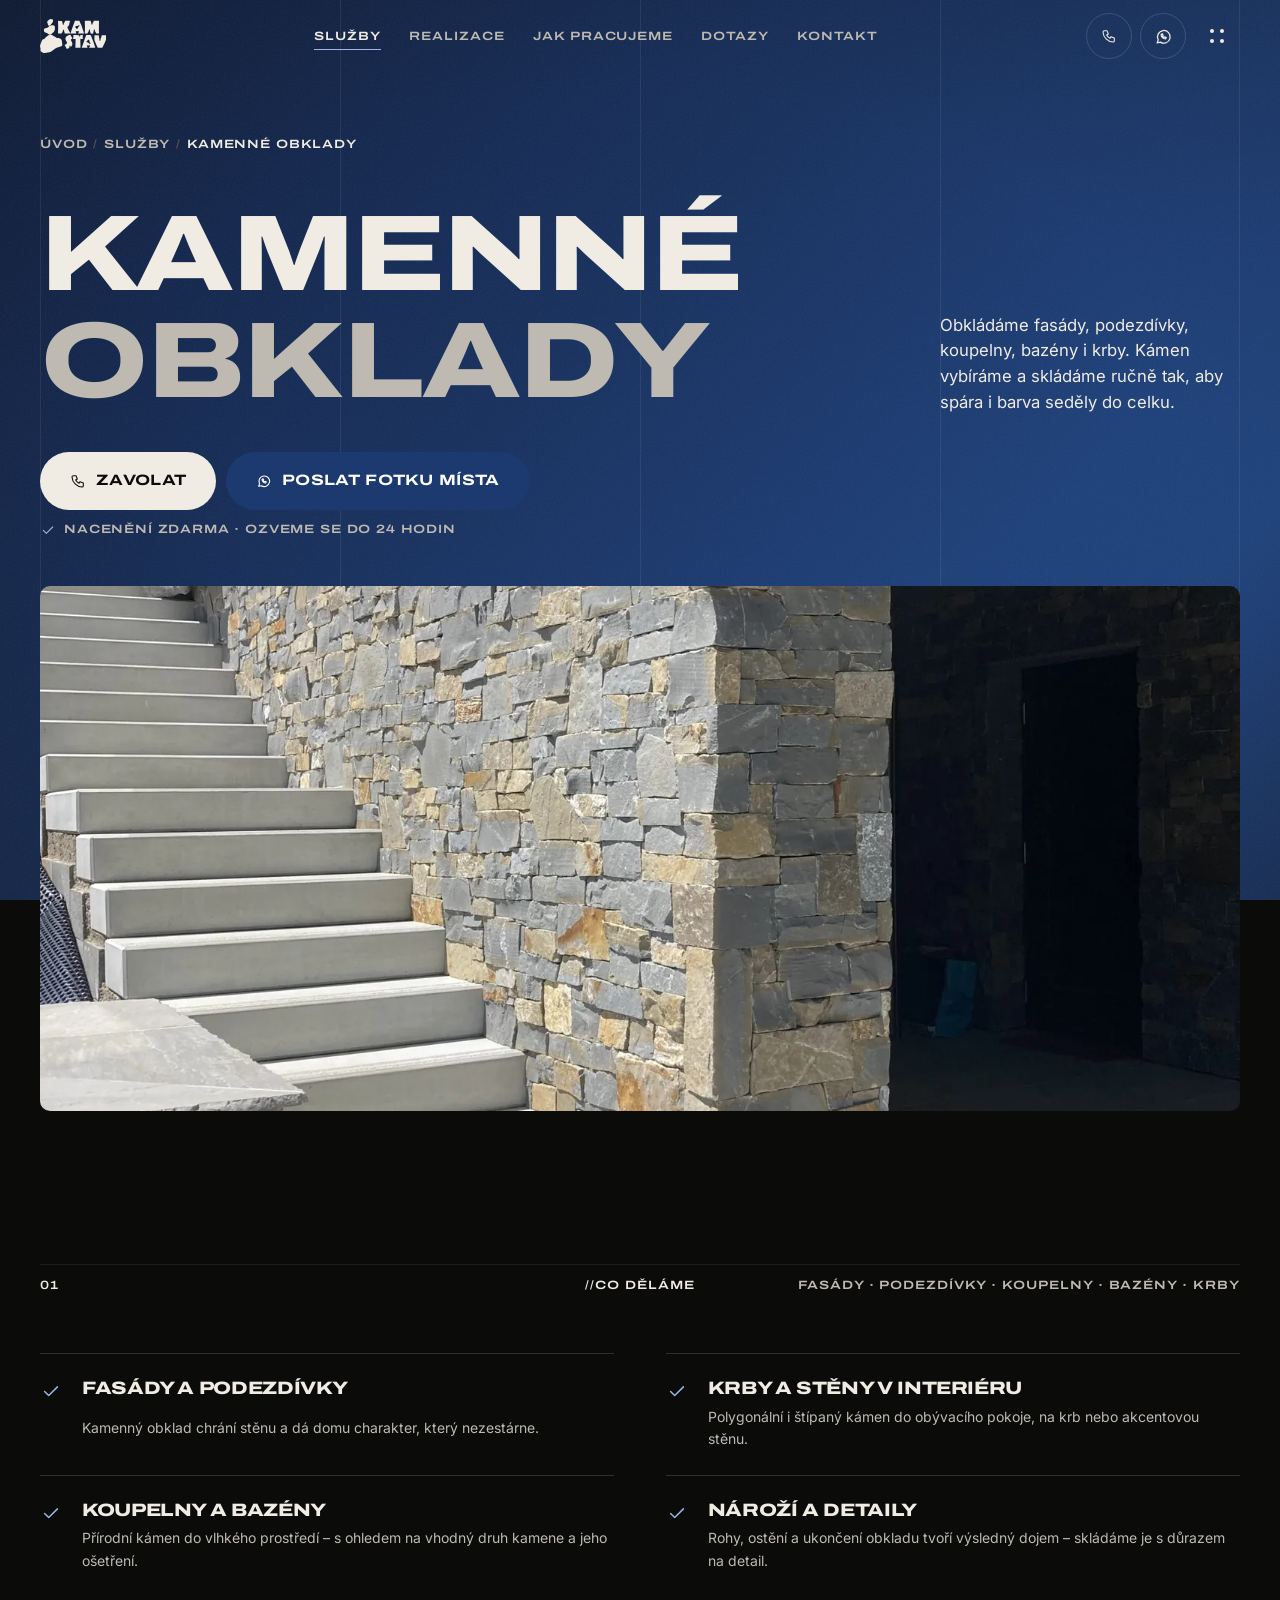
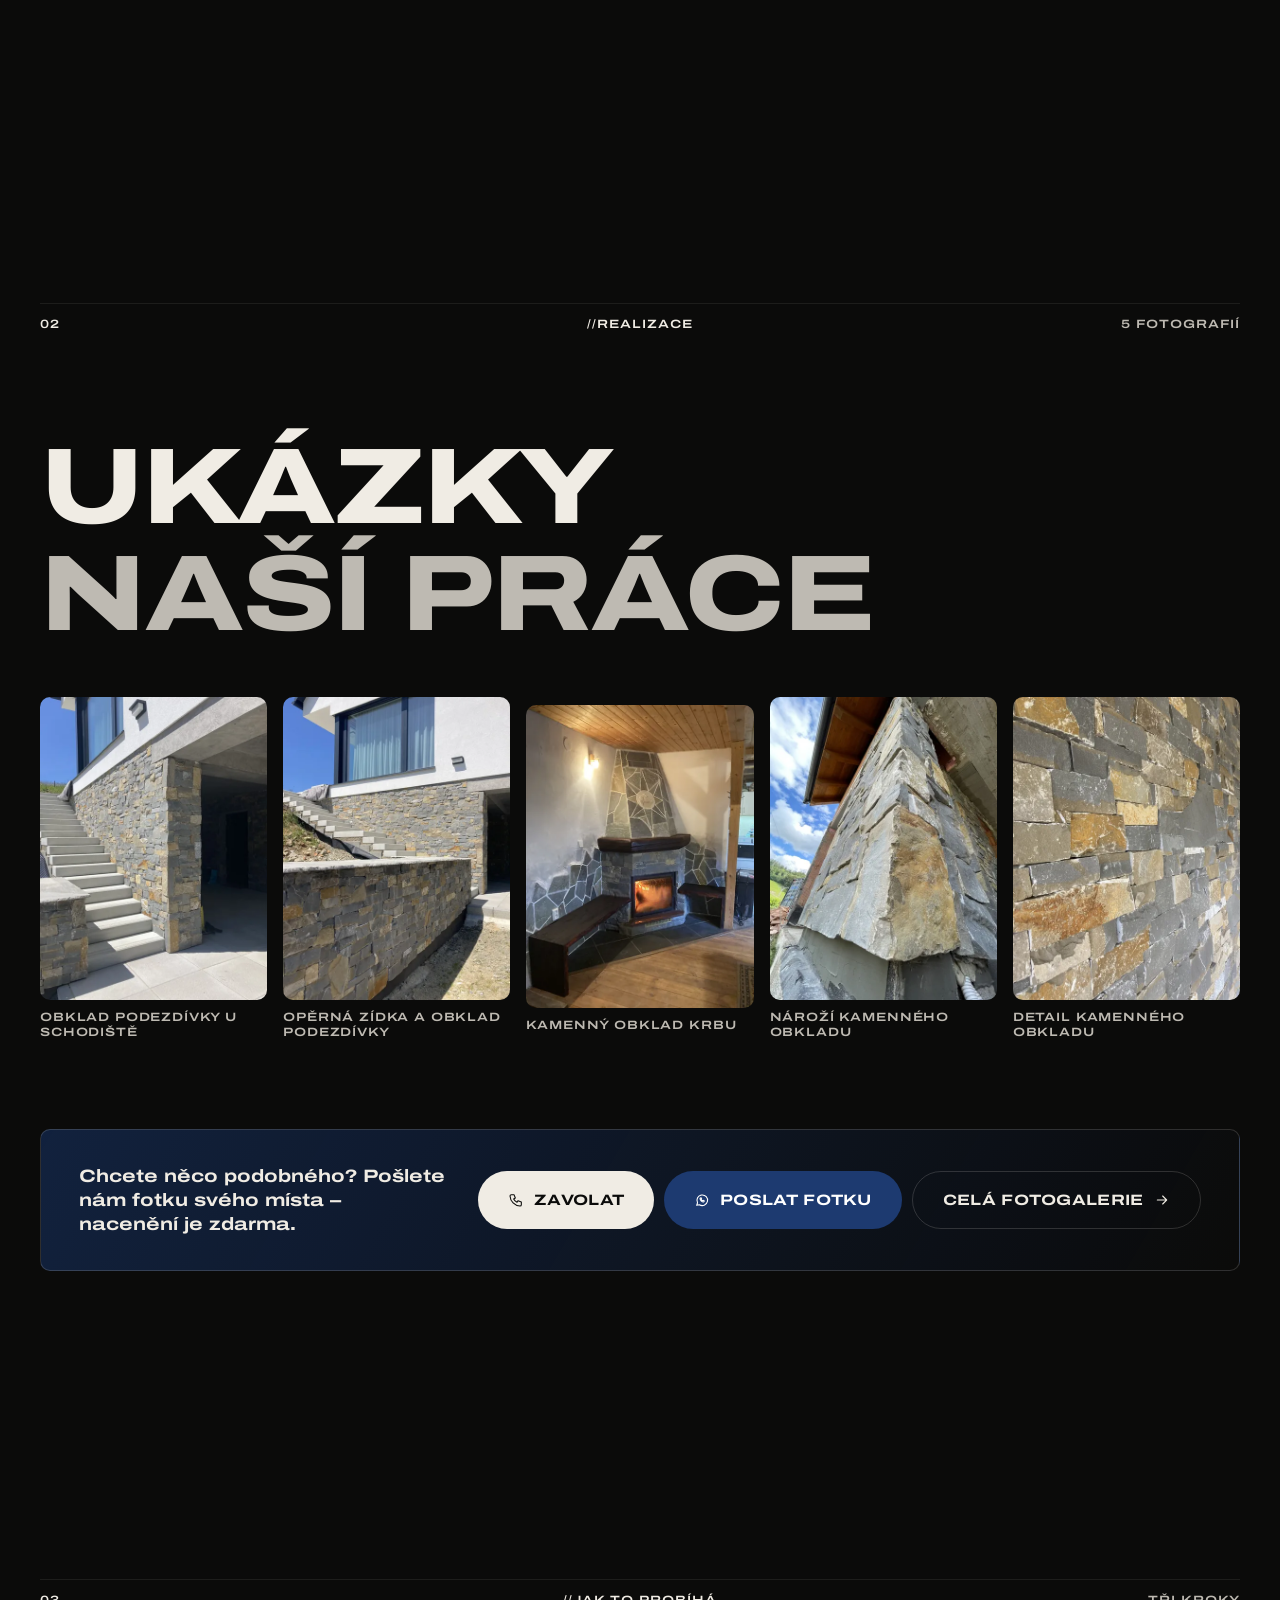
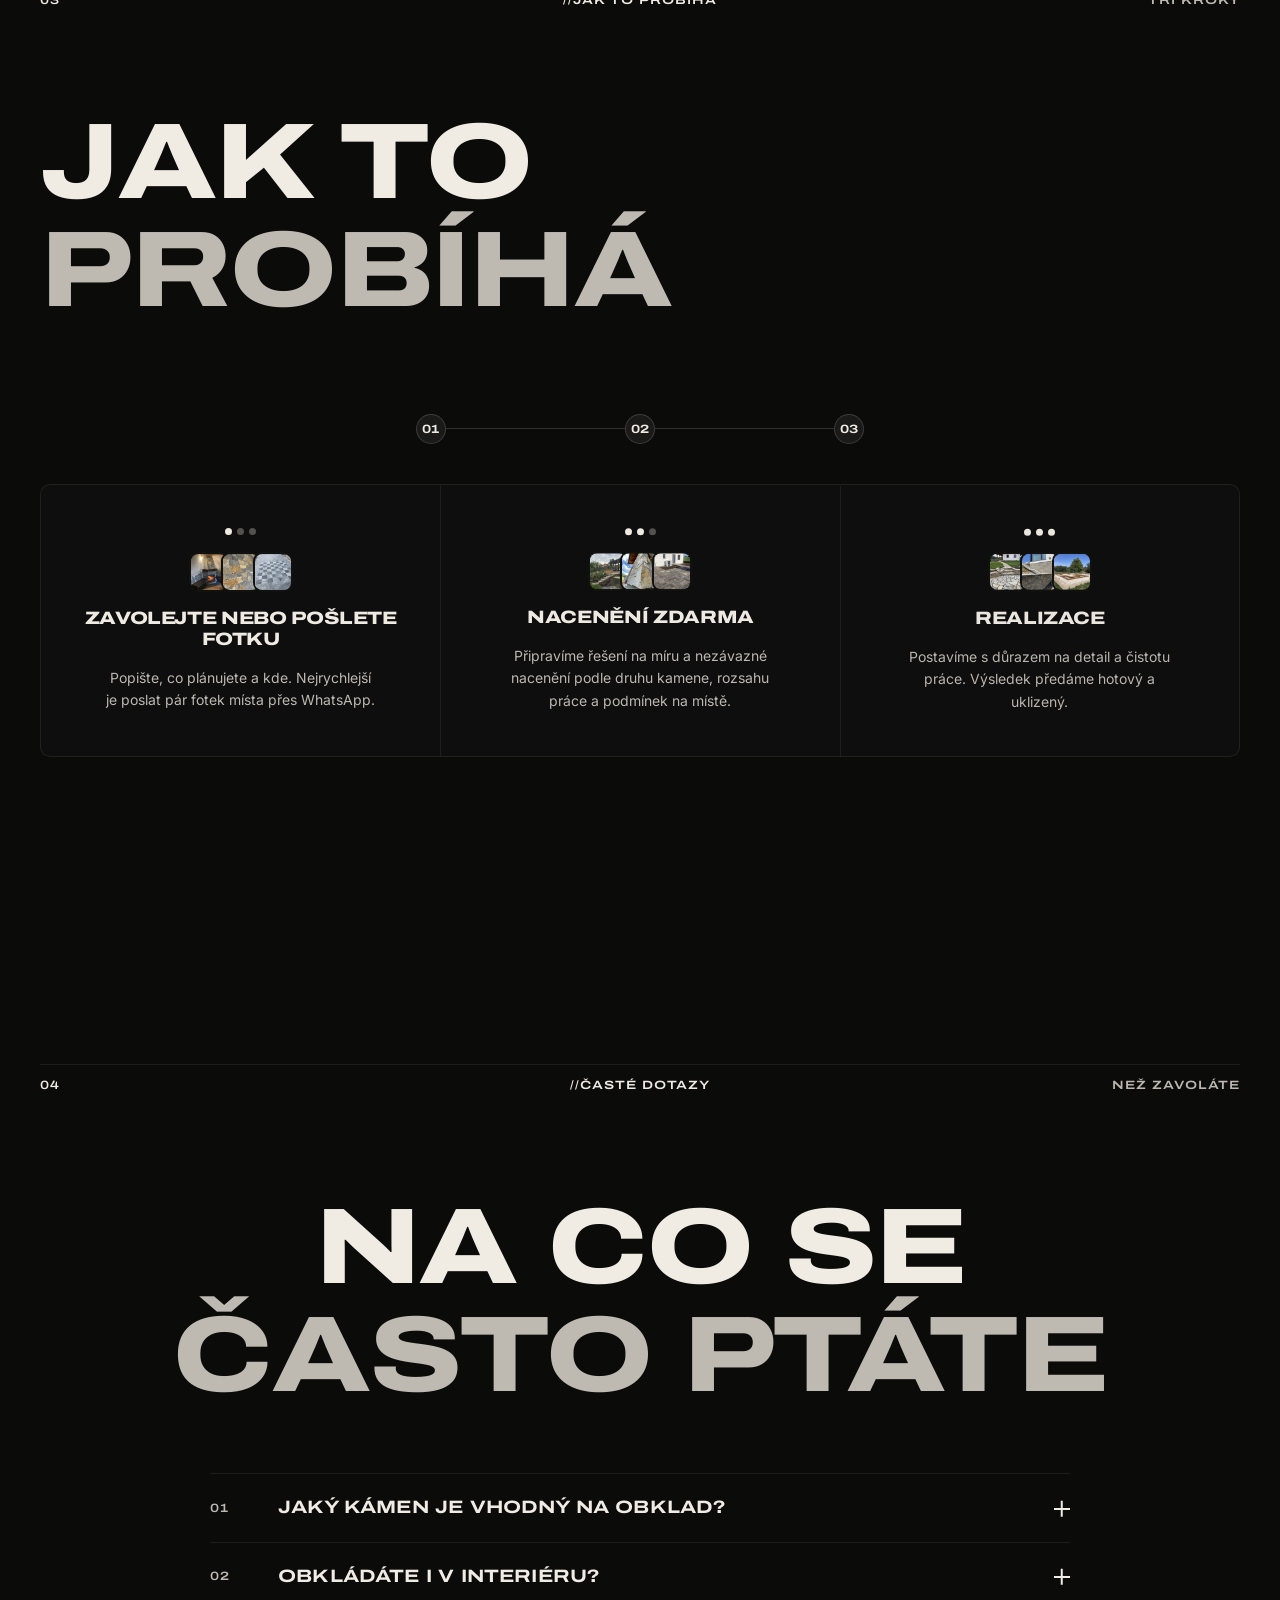
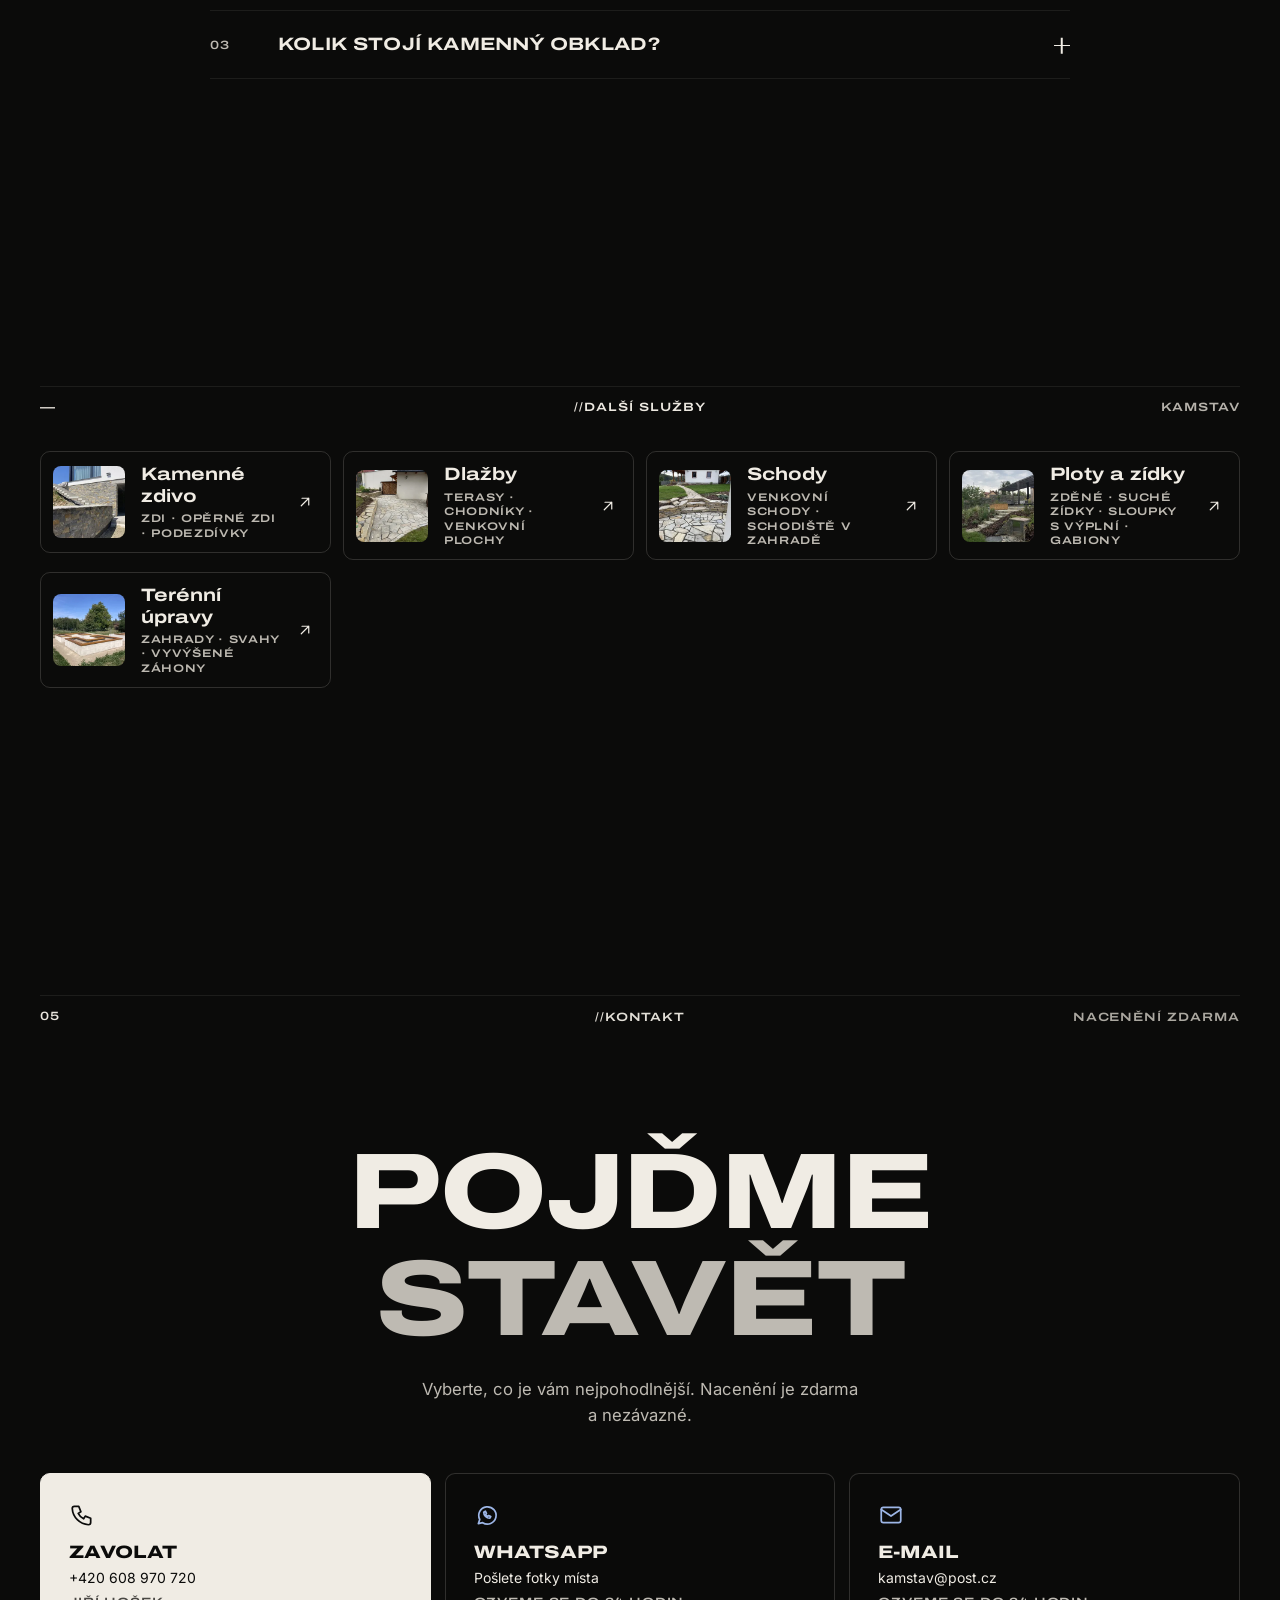
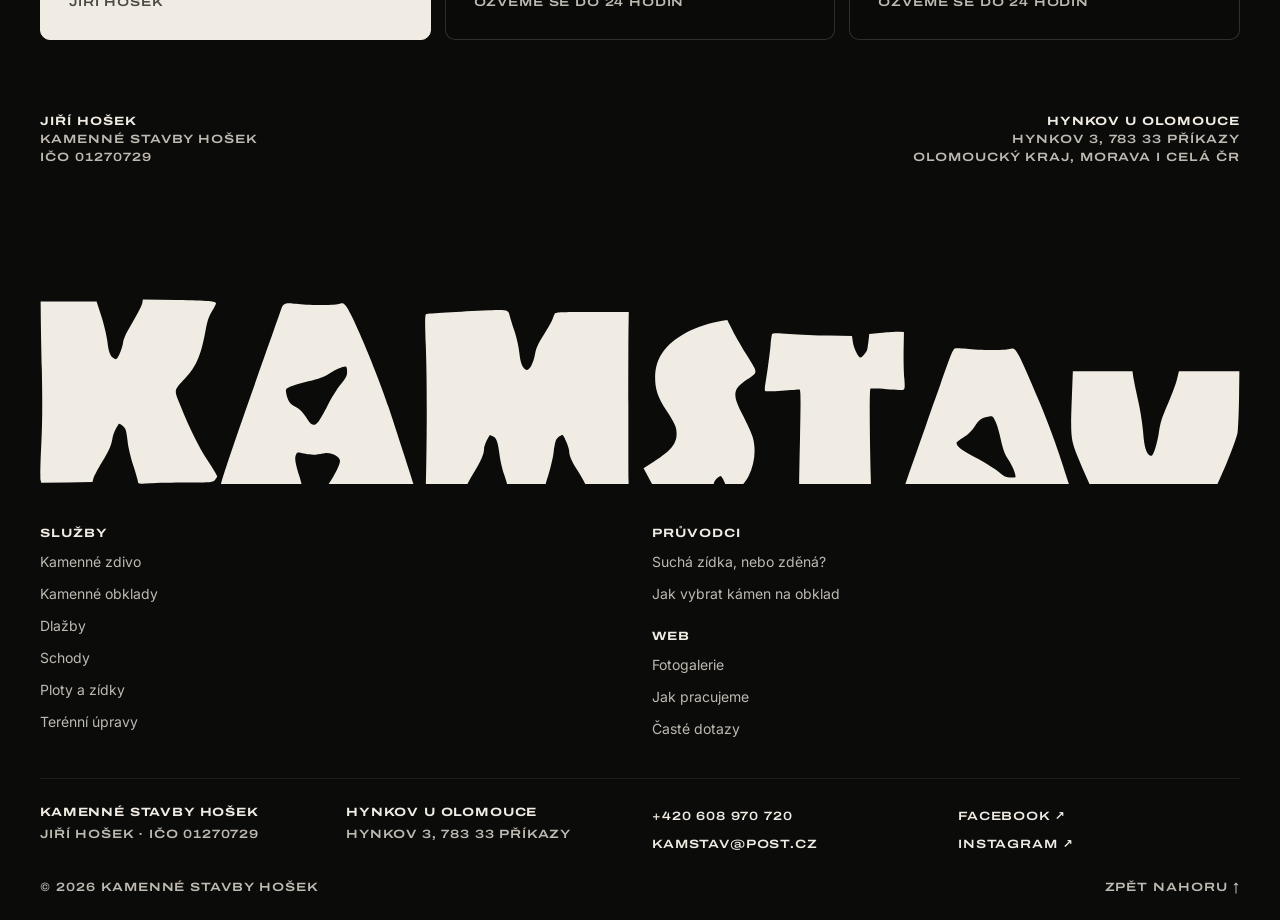
<file: kamenne-obklady/index.html>
<!doctype html>
<html lang="cs" data-page="service" data-slug="kamenne-obklady">
<head>
  <meta charset="UTF-8" />
  <script>(function(d){var c='js',k='kamstav-intro',p=!0;try{if(sessionStorage.getItem(k))p=!1;else sessionStorage.setItem(k,'1')}catch(e){}if(matchMedia('(prefers-reduced-motion: reduce)').matches){c+=' reduce';p=!1}c+=p&&d.dataset.page==='home'?' intro-play':' no-intro';d.className+=' '+c})(document.documentElement)</script>
  <meta name="viewport" content="width=device-width, initial-scale=1" />
  <meta name="theme-color" content="#0b0b0a" />
  <link rel="icon" href="/favicon.svg" type="image/svg+xml" />
  <link rel="preload" href="/fonts/archivo-latin-wdth-normal.woff2" as="font" type="font/woff2" crossorigin />
  <link rel="preload" href="/fonts/inter-latin-wght-normal.woff2" as="font" type="font/woff2" crossorigin />
  <link rel="preload" href="/fonts/archivo-cz.woff2" as="font" type="font/woff2" crossorigin />
  <link rel="preload" as="image" href="/img/obklad-schodiste-800.webp" imagesrcset="/img/obklad-schodiste-240.webp 240w, /img/obklad-schodiste-480.webp 480w, /img/obklad-schodiste-800.webp 800w, /img/obklad-schodiste-1200.webp 1200w, /img/obklad-schodiste-1600.webp 1600w" imagesizes="(max-width: 1280px) 100vw, 1240px" fetchpriority="high" />
  <title>Kamenné obklady fasád, podezdívek, krbů a koupelen | Kamstav</title>
  <meta name="description" content="Obkládáme fasády, podezdívky, koupelny, bazény i krby přírodním kamenem. Ruční skládání s důrazem na spáru i barvu. Hynkov u Olomouce, Morava i celá ČR." />
  <link rel="canonical" href="https://kamstav.vercel.app/kamenne-obklady/" />
  <meta property="og:type" content="website" />
  <meta property="og:url" content="https://kamstav.vercel.app/kamenne-obklady/" />
  <meta property="og:title" content="Kamenné obklady – Kamstav" />
  <meta property="og:description" content="Obkládáme fasády, podezdívky, koupelny, bazény i krby přírodním kamenem. Ruční skládání s důrazem na spáru i barvu. Hynkov u Olomouce, Morava i celá ČR." />
  <meta property="og:site_name" content="Kamstav" />
  <meta property="og:locale" content="cs_CZ" />
  <meta property="og:image" content="https://kamstav.vercel.app/og.jpg" />
  <meta property="og:image:width" content="1200" />
  <meta property="og:image:height" content="630" />
  <meta property="og:image:alt" content="Kamstav – kamenná zídka a obklad z přírodního kamene" />
  <meta name="twitter:card" content="summary_large_image" />
  <meta name="robots" content="index, follow, max-image-preview:large" />
  <meta name="geo.region" content="CZ-71" />
  <meta name="geo.placename" content="Hynkov, Příkazy" />
  <link rel="apple-touch-icon" href="/apple-touch-icon.png" />
  <link rel="manifest" href="/site.webmanifest" />
  <script type="application/ld+json">{"@context":"https://schema.org","@graph":[{"@type":["HomeAndConstructionBusiness","GeneralContractor"],"@id":"https://kamstav.vercel.app/#firma","name":"Kamstav – Kamenné stavby Hošek","alternateName":["Kamstav","Kamenné stavby Hošek"],"description":"Stavební práce s přírodním kamenem: kamenné zdivo, obklady fasád, podezdívek, koupelen, bazénů a krbů, kamenné schody, venkovní dlažby, ploty, suché zídky, gabiony a terénní úpravy.","url":"https://kamstav.vercel.app/","telephone":"+420608970720","email":"kamstav@post.cz","image":["https://kamstav.vercel.app/og.jpg","https://kamstav.vercel.app/img/dlazba-chodnik-zidka-1600.webp","https://kamstav.vercel.app/img/zidka-obklad-podezdivky-1600.webp","https://kamstav.vercel.app/img/obklad-schodiste-1600.webp","https://kamstav.vercel.app/img/krb-obklad-1600.webp","https://kamstav.vercel.app/img/zahrada-schody-gabiony-1280.webp","https://kamstav.vercel.app/img/dlazba-terasa-drevnik-980.webp"],"logo":"https://kamstav.vercel.app/icon-512.png","founder":{"@type":"Person","name":"Jiří Hošek"},"identifier":{"@type":"PropertyValue","propertyID":"IČO","value":"01270729"},"address":{"@type":"PostalAddress","streetAddress":"Hynkov 3","addressLocality":"Příkazy","postalCode":"783 33","addressRegion":"Olomoucký kraj","addressCountry":"CZ"},"areaServed":[{"@type":"AdministrativeArea","name":"Olomoucký kraj"},{"@type":"Place","name":"Morava"},{"@type":"Country","name":"Česká republika"}],"knowsAbout":["přírodní kámen","kamenné zdivo","kamenné obklady","suché zídky","polygonální dlažba","gabiony","kamenné schody","terénní úpravy"],"hasCredential":{"@type":"EducationalOccupationalCredential","name":"Osvědčení na provádění staveb, jejich změn a odstraňování"},"sameAs":["https://www.facebook.com/kamstav.cz/","https://www.instagram.com/kamstav.cz"],"hasOfferCatalog":{"@type":"OfferCatalog","name":"Kamenické a stavební práce","itemListElement":[{"@type":"Offer","itemOffered":{"@id":"https://kamstav.vercel.app/kamenne-zdivo/#sluzba"}},{"@type":"Offer","itemOffered":{"@id":"https://kamstav.vercel.app/kamenne-obklady/#sluzba"}},{"@type":"Offer","itemOffered":{"@id":"https://kamstav.vercel.app/kamenne-dlazby/#sluzba"}},{"@type":"Offer","itemOffered":{"@id":"https://kamstav.vercel.app/kamenne-schody/#sluzba"}},{"@type":"Offer","itemOffered":{"@id":"https://kamstav.vercel.app/ploty-a-zidky/#sluzba"}},{"@type":"Offer","itemOffered":{"@id":"https://kamstav.vercel.app/terenni-upravy/#sluzba"}}]}},{"@type":"WebSite","@id":"https://kamstav.vercel.app/#web","url":"https://kamstav.vercel.app/","name":"Kamstav","inLanguage":"cs","publisher":{"@id":"https://kamstav.vercel.app/#firma"}},{"@type":"Service","@id":"https://kamstav.vercel.app/kamenne-obklady/#sluzba","name":"Kamenné obklady","serviceType":"Kamenné obklady","description":"Obkládáme fasády, podezdívky, koupelny, bazény i krby. Kámen vybíráme a skládáme ručně tak, aby spára i barva seděly do celku.","url":"https://kamstav.vercel.app/kamenne-obklady/","image":"https://kamstav.vercel.app/img/obklad-schodiste-1600.webp","provider":{"@id":"https://kamstav.vercel.app/#firma"},"areaServed":[{"@type":"AdministrativeArea","name":"Olomoucký kraj"},{"@type":"Place","name":"Morava"},{"@type":"Country","name":"Česká republika"}],"hasOfferCatalog":{"@type":"OfferCatalog","name":"Kamenné obklady","itemListElement":[{"@type":"Offer","itemOffered":{"@type":"Service","name":"Fasády a podezdívky","description":"Kamenný obklad chrání stěnu a dá domu charakter, který nezestárne."}},{"@type":"Offer","itemOffered":{"@type":"Service","name":"Krby a stěny v interiéru","description":"Polygonální i štípaný kámen do obývacího pokoje, na krb nebo akcentovou stěnu."}},{"@type":"Offer","itemOffered":{"@type":"Service","name":"Koupelny a bazény","description":"Přírodní kámen do vlhkého prostředí – s ohledem na vhodný druh kamene a jeho ošetření."}},{"@type":"Offer","itemOffered":{"@type":"Service","name":"Nároží a detaily","description":"Rohy, ostění a ukončení obkladu tvoří výsledný dojem – skládáme je s důrazem na detail."}}]}},{"@type":"WebPage","@id":"https://kamstav.vercel.app/kamenne-obklady/#stranka","url":"https://kamstav.vercel.app/kamenne-obklady/","name":"Kamenné obklady fasád, podezdívek, krbů a koupelen | Kamstav","description":"Obkládáme fasády, podezdívky, koupelny, bazény i krby přírodním kamenem. Ruční skládání s důrazem na spáru i barvu. Hynkov u Olomouce, Morava i celá ČR.","isPartOf":{"@id":"https://kamstav.vercel.app/#web"},"about":{"@id":"https://kamstav.vercel.app/kamenne-obklady/#sluzba"},"inLanguage":"cs","dateModified":"2026-11-03"},{"@type":"FAQPage","@id":"https://kamstav.vercel.app/kamenne-obklady/#faq","mainEntity":[{"@type":"Question","name":"Jaký kámen je vhodný na obklad?","acceptedAnswer":{"@type":"Answer","text":"Venku je důležitá mrazuvzdornost a nízká nasákavost, uvnitř rozhoduje hlavně vzhled. Přehled druhů kamene a formátů najdete v průvodci."}},{"@type":"Question","name":"Obkládáte i v interiéru?","acceptedAnswer":{"@type":"Answer","text":"Ano – krby, stěny, koupelny i další interiérové plochy."}},{"@type":"Question","name":"Kolik stojí kamenný obklad?","acceptedAnswer":{"@type":"Answer","text":"Cena závisí na druhu kamene, rozsahu práce a přístupu na místo, proto každou zakázku naceňujeme na míru. Nacenění je zdarma – stačí zavolat nebo poslat fotky místa přes WhatsApp."}}]},{"@type":"BreadcrumbList","itemListElement":[{"@type":"ListItem","position":1,"name":"Úvod","item":"https://kamstav.vercel.app/"},{"@type":"ListItem","position":2,"name":"Služby","item":"https://kamstav.vercel.app/#sluzby"},{"@type":"ListItem","position":3,"name":"Kamenné obklady","item":"https://kamstav.vercel.app/kamenne-obklady/"}]}]}</script>
  <script type="module" crossorigin src="/assets/main-CPPkA79n.js"></script>
  <link rel="stylesheet" crossorigin href="/assets/style-BR2X69S3.css">
</head>
<body>
  <div id="root"><link rel="preload" as="image" imageSrcSet="/img/obklad-schodiste-240.webp 240w, /img/obklad-schodiste-480.webp 480w, /img/obklad-schodiste-800.webp 800w, /img/obklad-schodiste-1200.webp 1200w, /img/obklad-schodiste-1600.webp 1600w" imageSizes="(max-width: 1280px) 100vw, 1240px" fetchPriority="high"/><div><div class="bg-gradient" aria-hidden="true"></div><div class="grid-lines" aria-hidden="true"><div class="wrap"><span></span><span></span><span></span><span></span></div></div><a class="skip" href="#obsah">Přeskočit na obsah</a><header class="header"><div class="wrap"><a href="/" class="logo-link" aria-label="Kamstav – úvod"><svg viewBox="0 0 1002 515" role="img" aria-label="Kamstav" aria-hidden="true"><g class="stones" fill="currentColor"><path class="stone stone-bottom" d="M45.4 512.1C32.2 506.9 18.5 497.7 12.3 489.8C7.5 483.8 6.5 479.2 7.9 468.9C9.6 455.7 9.3 451.2 5.5 433.9C3.6 425.1 2 417 2 415.9C2 414.9 1.5 414 1 414C-0.2 414 -0.4 404.3 0.8 403.8C1.2 403.6 2.8 399.1 4.3 393.8C7.5 382.4 18.2 352.4 25.2 335.3C31.5 319.9 34.6 316.6 50.2 308.5C67.4 299.7 71.5 296.5 82 284C90.6 273.8 96.4 268.7 112 257.6C141.6 236.5 145.1 234.7 156.5 234.8C169.4 234.8 184.5 241.6 212.5 259.9C245.6 281.7 254.1 285.6 274.4 288.5C280.9 289.4 288.5 290.9 291.4 291.7C303.6 295.3 318.8 305.3 325.1 313.9C328.6 318.5 329.4 322 332.4 342.5C335.9 367.3 336.9 375.2 337.6 387.5C338.2 396.8 338 399.1 336.6 401.8C332.2 410.4 314.6 418.3 277.3 428.5C254.3 434.8 249.9 436.4 239.3 442C228.6 447.6 218.6 454.7 200 470C173.7 491.7 160.6 499 141 503.3C111.7 509.8 76.5 515 62.8 515C53.9 514.9 51.5 514.5 45.4 512.1Z"></path><path class="stone stone-mid" d="M140.2 234C134.2 231.9 128.7 228.8 118.5 222C108.3 215.1 104.4 213.4 91.8 210C73.9 205.1 68 201.7 64.5 194.3C62.5 190.1 59.1 168.5 59 159.9C59 150.3 63.2 147.1 84.5 140.5C107 133.7 111.2 131.5 131.3 115.7C141.4 107.8 153.4 100.5 154.8 101.4C155.2 101.6 157.4 101.5 159.6 101C169.5 98.6 189.1 95.7 195.2 95.7C201.1 95.6 202.8 96.1 209.7 99.5C215.1 102.3 218.4 104.8 220.6 107.7C223.6 111.6 223.8 112.6 224.5 122.7C224.9 128.6 225.6 135.7 226.1 138.4C228 148.5 227.3 154.1 222.4 168.2C217.8 181.5 214.1 190 211.7 193.1C211 194.1 207 197 202.9 199.6C198.7 202.3 190.7 208.8 185.1 214C164.6 233.1 152.6 238.4 140.2 234Z"></path><path class="stone stone-top" d="M138 102.1C123.4 98.2 120.4 94.6 119.1 79.7C118.5 73.4 117.4 69.4 114.6 63C109.4 51.3 107.6 44.9 108.4 40.8C109.2 36.3 118.2 26.3 126.2 20.9C129.5 18.6 133.3 15.1 134.8 13C138.5 7.7 142.9 5.5 154.2 3.4C159.6 2.4 164 1.2 164 0.8C164 0.4 165.3 0 167 0C168.7 0 170 0.4 170 0.8C170 1.9 179.4 4.9 185.8 5.9C188.6 6.3 192 7.6 193.1 8.6C196.3 11.4 199 17.9 199 23C199 27.5 193.6 46 190.4 52.2C189.5 54 184 60.5 178.1 66.5C168.6 76.4 167 78.6 162.1 88.6C157.1 98.9 156.3 99.9 152.3 101.9C147.2 104.4 146.6 104.4 138 102.1Z"></path></g><g class="letters" fill="currentColor"><path class="letter" fill-rule="evenodd" d="M376.6 220.9C376.3 220.1 375.6 217.5 375 215C374.3 212.5 372.5 206.5 370.9 201.7C366.7 188.8 366.2 186.5 365 176.2C364.4 171 363.3 165.5 362.5 163.9C361.1 161.3 356.3 157.2 355.6 158.1C352.8 161.9 349.9 169.2 348.6 175.9C347.3 183.2 346.2 185.6 340.1 195.4C333.3 206.1 328 216.3 328 218.6C328 219.3 319.7 219.9 301.8 220.3C280.2 220.8 275.3 220.7 274.1 219.5C272.9 218.4 272.9 212.9 274.1 182.3C275.8 137.8 275.9 114.5 274.2 67.6C273.1 36.1 273.1 30.5 274.3 29.3C275.4 28.1 278.5 28.1 293.1 28.9C302.7 29.4 315.5 29.6 321.5 29.3L332.5 28.7L336.4 41.6C342.9 63 343.9 67.2 344 73.5C344.1 81 346.8 87.3 350.8 89.4L353.7 90.9L356.9 84.1C358.6 80.4 360 76.2 360 74.8C360 69.8 363 62.7 369.3 52.7C376.8 40.9 379.5 35.7 380.4 31.4C381.1 28.5 381.5 28.2 386.2 27.6C392.8 26.7 444.9 27.9 452 29.1C455 29.6 457.8 30.4 458.3 30.9C458.8 31.4 457.3 34.5 455 38.1C450.5 45.2 449.3 48.8 445.7 67.6C441.6 88.8 436.4 99.3 422.3 114.3C418.3 118.6 415 122.8 415 123.5C415 124.7 422.3 143.2 427.5 155.5C434.3 171.4 439.7 181.6 448.7 195.6C454.4 204.5 459 212.6 459 213.6C458.9 214.7 458 216.6 457 217.9L455 220.3L420.7 220.5C401.9 220.6 384.4 221.1 381.8 221.5C378.1 222.1 376.9 221.9 376.6 220.9Z"></path><path class="letter" fill-rule="evenodd" d="M528.5 220.8C518 220.3 499.7 220.1 487.8 220.4C475.8 220.7 465.4 220.7 464.5 220.4C463.7 220 463 218.8 463 217.6C463 214.9 477.8 171.6 501.9 103.2C514.4 68 519.9 52.2 524 40.5C526.3 33.9 528.7 27.9 529.3 27.1C530.5 25.7 530 25.7 562.4 27.7C568.1 28 576.8 27.7 582.8 27C593.2 25.8 593.2 25.8 595.6 28.1C597.8 30.4 605.4 46.7 618.2 76.5C628.8 101.3 633.7 114.1 640.8 136C644.7 147.8 652.4 171.4 657.9 188.3C663.5 205.3 667.7 219.6 667.4 220.1C667.1 220.7 657.3 220.8 642.2 220.4C628.6 220.1 607.8 220.3 596 220.8C584.2 221.4 574.4 221.7 574.2 221.6C574.1 221.4 576.7 216.9 580.1 211.6C586.5 201.3 588.3 197.5 589.5 192.3C590.1 189.2 590 189 584.1 186C577.1 182.5 576.6 182.5 568 184.6C561.8 186.2 561.1 186.2 552.7 184.3L543.9 182.3L542.4 185.1C541.1 187.7 541.1 188.7 542.5 194.4C543.3 198 545.3 205 547 210.1C550.3 220.2 550.6 222.1 548.8 221.8C548.1 221.8 539 221.3 528.5 220.8ZM563.3 152.9C566 151.7 569.3 146.4 577.5 130.5C580.6 124.5 584.4 118 585.8 116.1C596.3 102.9 597 101.8 597 98C597 91.2 596.7 91 589.5 93.5C585.9 94.8 581.3 97.2 579.1 98.9C573.8 103.1 570.6 104.3 555.5 107.8C542.4 110.9 537.1 112.7 533.6 115.5C531.8 116.9 531.8 117.3 533 122.7C534.7 129.5 536.9 132.2 543.5 135.8C547.5 137.9 549.5 140.1 553.5 146.2C556.2 150.5 559 153.9 559.7 154C560.4 154 562 153.5 563.3 152.9Z"></path><path class="letter" fill-rule="evenodd" d="M768.7 221.3C768.3 221 768 219.7 768 218.5C768 217.4 765.7 209.2 763 200.5C760 191 757.7 181.7 757.4 177.5C757.1 173.7 756.4 168.7 755.8 166.5C754.8 162.4 750.6 157 748.4 157C746.4 157 742 166.6 740.5 174.5C738.9 182.9 738.1 184.8 730.4 196.5C724.6 205.4 720 214.9 720 217.9C720 219.5 718.4 219.7 701.1 220.4C690.8 220.7 681.5 220.8 680.6 220.4C678.6 219.6 678.5 210.3 680.4 161.4C681.4 137.5 681.5 119.3 681 104.4C680.5 92.3 679.8 70.7 679.4 56.3L678.7 30.1L681.4 29C682.9 28.5 690.5 28 698.3 28C706.1 28 719.2 27.3 727.5 26.5C743.7 24.9 763.8 24.6 765.7 25.8C766.4 26.2 768 30.2 769.3 34.5C770.6 38.9 773.1 47.2 774.8 53C776.5 58.8 778.3 67.8 778.9 73C780 83.4 782 87.3 786.3 87.8C788.5 88.1 789.2 87.4 791.1 83.8C792.3 81.4 794.1 75.7 795.1 71.1C796.7 64 798.1 60.8 804.2 51.1C808.2 44.8 812.6 36.6 814 33L816.7 26.5L823.1 26.6C826.6 26.6 837.8 27 848 27.5C860.6 28 870.4 27.9 878.6 27.1C885.2 26.4 891.5 26.2 892.5 26.6C894.2 27.3 894.3 28.7 893.4 58.4C892.3 97.8 892.3 152 893.4 190.1C894.1 211.4 894 219.9 893.2 220.4C892.6 220.7 882.9 220.7 871.6 220.4L851 219.7L851 217.1C850.9 213.4 848.1 207.6 840.5 195.4C833.4 184.1 831.7 180.2 830.6 172.6C829.7 167 825.2 157 823.4 157C821 157 817 161.2 816.1 164.8C815.5 166.8 814.8 171.9 814.4 176C814.1 180.7 812 189.4 809 199C806.4 207.5 803.9 216.2 803.6 218.2L802.9 222L786.1 222C776.9 222 769 221.7 768.7 221.3Z"></path><path class="letter" fill-rule="evenodd" d="M403.6 450.8C401.8 447.8 379.1 406.1 375.7 399.4L373.2 394.4L383.2 388C401.7 376.3 408 368.6 408 357.9C408 351.1 406 346.8 397 333.6C388.7 321.3 386.1 314.7 385.3 303.6C384.3 288 388.2 277.1 398.8 265.9C411.3 252.6 429.7 243.7 453.5 239.6C462 238.1 461.5 237.8 465.3 246.2C467.8 251.9 481.3 275 489 286.7L493 293L483.6 299.9C466.1 312.9 465.6 316.8 478.4 339.8C487.3 355.9 490 364.3 490 376.2C490 393.7 485.1 405.2 472.3 417.8C467.7 422.3 463.5 425.8 463.1 425.5C462.6 425.3 462 422.7 461.6 419.8C461.1 415.7 457.5 406.3 455.3 403.1C455.1 402.9 453.9 403.2 452.5 403.8C448.4 405.7 446.3 410.4 445.5 419.4C444.8 428 442.7 437.7 441.2 439.2C438.9 441.5 409.5 453 405.9 453C405.4 453 404.4 452 403.6 450.8Z"></path><path class="letter" fill-rule="evenodd" d="M537.2 435C536 433.8 535.8 430.9 536.4 417.5C538.4 370.7 539 349.1 539 326.6L539 301.7L528.8 302.4C523.1 302.8 514.8 303.5 510.2 303.9C504.9 304.3 501.6 304.2 501 303.5C500.6 303 501.5 295.5 503.1 287C504.7 278.5 506 268.6 506.1 265C506.1 261.4 506.7 254.9 507.3 250.5L508.5 242.5L512.5 242.6C514.7 242.6 525 243.2 535.5 243.8C546 244.5 563.1 245 573.6 245L592.8 245L593.4 248.1C593.7 249.8 594 252.2 594 253.3C594 254.4 595.4 258.4 597.1 262.1L600.3 268.9L603.2 267.4C607.3 265.3 609.9 259 610 251.5C610 248.2 610.4 245 610.8 244.4C611.2 243.7 615.3 242.9 620 242.6C624.7 242.2 632.2 241.4 636.6 240.9C649 239.5 648.3 238.4 647.4 258C647 269.5 647.1 279 648 288C649.5 303 649.4 303.3 642.5 302.5C640.3 302.3 632.6 301.8 625.4 301.5L612.3 300.9L611.6 317.2C611.3 326.2 611.4 346.1 612 361.5C614.3 423.4 614.4 434.6 612.9 435.6C612.1 436.1 595.1 436.5 575.1 436.5C544.5 436.5 538.4 436.3 537.2 435Z"></path><path class="letter" fill-rule="evenodd" d="M699 436.8C688.8 436.3 670.3 436.1 657.8 436.4C638.9 436.8 635 436.7 634 435.5C633 434.4 633.3 432.5 635 426.8C638 417 654.5 369.3 674.2 313.5C677.5 304.1 682.9 288.9 686.2 279.5C698.4 244.7 699.2 242.9 701.4 242C702.6 241.6 708 241.7 713.5 242.3C726.1 243.7 753.1 243.7 758.9 242.2C763.1 241.2 763.5 241.3 765.8 243.8C771.2 249.7 799.4 316.7 810 349C830.7 411.8 838.2 435.2 837.6 435.8C837.2 436.1 818.8 436.5 796.7 436.5C774.6 436.6 753.7 437 750.2 437.5C745.6 438.1 744 437.9 744 437.1C744 436.4 746 432.7 748.5 428.9C754.4 419.7 757.7 413.2 758.5 408.8C759.2 405.3 759.1 405.2 753.7 402.1C747.5 398.6 744.8 398.3 737.3 400.7C732.1 402.3 731.6 402.3 722.7 400.3C714.3 398.4 713.4 398.4 712.2 399.9C710.2 402.4 711.4 411.1 715.4 423.2C719.5 435.8 719.8 437.2 718.5 437.5C718 437.6 709.2 437.3 699 436.8ZM765.4 377.2C766.4 375.6 762 365.1 757.7 358.8C754.3 353.8 752.8 350.3 751.5 344.3C748 328.9 745.9 321.4 743.6 317.5C741.7 314 741 313.5 738.1 313.7C736.2 313.7 732.8 314.6 730.4 315.5C726.8 316.9 725.6 318.1 722.7 323.3C719.9 328.5 718.1 330.3 711.4 334.8C705.1 339.1 703.6 340.6 703.8 342.3C704.3 345.8 709.4 349.5 725 357.5C733.1 361.7 740.7 366.1 742.1 367.3C743.4 368.6 746.9 371.5 749.8 373.8C754.4 377.4 755.8 378 760 378C762.7 378 765.1 377.6 765.4 377.2Z"></path><path class="letter" fill-rule="evenodd" d="M877.5 435C874.1 431 840.6 359.2 829.4 331.5C824.7 319.9 824.5 319.2 824.2 308C824.1 301.7 824.3 285.1 824.7 271.2C825.4 250.4 825.8 245.8 827 245C827.9 244.4 834.3 244.3 843 244.8C858.8 245.6 863.5 245.6 878.5 245.1L888.5 244.7L889.7 251.6C890.3 255.4 892.7 266.8 895 277C897.9 290 899.4 299.5 900 309C901.1 325.1 902.1 328.9 906.2 333L909.3 336.1L912.2 328.8C913.8 324.7 915.5 317.8 916.1 313.1C917.6 300.3 918.6 297 925.1 282.2C933.3 263.8 935.8 256.8 936.6 249.8L937.3 244L947.9 244.7C961.1 245.7 965.8 245.7 984.1 244.8C995.7 244.2 999 244.3 1000.5 245.4C1002.3 246.7 1002.3 248 1001.2 279.7L1000.1 312.6L994.7 326.1C983.1 355.2 972.9 377.8 958.5 406.5L943.5 436.5L911.2 436.5C883.6 436.5 878.7 436.3 877.5 435Z"></path></g></svg></a><nav class="nav-bar" aria-label="Sekce"><a href="/#sluzby" class="on" aria-current="location">Služby</a><a href="#realizace" class="">Realizace</a><a href="#jak-pracujeme" class="">Jak pracujeme</a><a href="#faq" class="">Dotazy</a><a href="#kontakt" class="">Kontakt</a></nav><div class="right"><a class="btn btn-line call-btn" href="tel:+420608970720"><svg viewBox="0 0 24 24" fill="none" stroke="currentColor" stroke-width="1.6" stroke-linecap="round" stroke-linejoin="round" aria-hidden="true"><path d="M5 4h4l2 5-2.5 1.5a11 11 0 0 0 5 5L15 13l5 2v4a2 2 0 0 1-2 2A16 16 0 0 1 3 6a2 2 0 0 1 2-2"></path></svg> <span class="num">+420 608 970 720</span><span class="sr-only">Zavolat</span></a><a class="icon-btn wa-btn" href="https://wa.me/420608970720?text=Dobr%C3%BD%20den%2C%20m%C3%A1m%20z%C3%A1jem%20o%20nacen%C4%9Bn%C3%AD%20kamenn%C3%BDch%20prac%C3%AD.%20Pos%C3%ADl%C3%A1m%20fotky%20m%C3%ADsta%3A" target="_blank" rel="noopener" aria-label="Napsat přes WhatsApp"><svg viewBox="0 0 24 24" fill="none" stroke="currentColor" stroke-width="1.6" stroke-linecap="round" stroke-linejoin="round" aria-hidden="true"><path d="M4 20l1.3-3.9A8 8 0 1 1 8 19.1z"></path><path d="M9 9.5c0 3 2.5 5.5 5.5 5.5l1-1.5-2-1-1 .8a4 4 0 0 1-1.8-1.8l.8-1-1-2z"></path></svg></a><button class="menu-btn" aria-expanded="false" aria-controls="menu" aria-label="Otevřít menu"><span class="grid4" aria-hidden="true"><i></i><i></i><i></i><i></i></span></button></div></div></header><div class="menu" id="menu" aria-hidden="true"><nav aria-label="Hlavní"><ul><li class="mask"><a href="/#uvod" tabindex="-1">Úvod</a></li><li class="mask"><a href="/#sluzby" tabindex="-1">Služby</a></li><li class="mask"><a href="/#realizace" tabindex="-1">Realizace</a></li><li class="mask"><a href="/#jak-pracujeme" tabindex="-1">Jak pracujeme</a></li><li class="mask"><a href="/fotogalerie/" tabindex="-1">Fotogalerie</a></li><li class="mask"><a href="/#faq" tabindex="-1">Dotazy</a></li><li class="mask"><a href="/#kontakt" tabindex="-1">Kontakt</a></li></ul></nav><div class="menu-sub wrap"><span class="eyebrow">Služby</span><ul><li><a href="/kamenne-zdivo/" tabindex="-1">Kamenné zdivo</a></li><li><a href="/kamenne-obklady/" tabindex="-1">Kamenné obklady</a></li><li><a href="/kamenne-dlazby/" tabindex="-1">Dlažby</a></li><li><a href="/kamenne-schody/" tabindex="-1">Schody</a></li><li><a href="/ploty-a-zidky/" tabindex="-1">Ploty a zídky</a></li><li><a href="/terenni-upravy/" tabindex="-1">Terénní úpravy</a></li></ul></div><div class="menu-foot"><div class="wrap"><span>© <!-- -->2026<!-- --> <!-- -->Kamenné stavby Hošek</span><span><a href="tel:+420608970720" tabindex="-1">+420 608 970 720</a> · <a href="https://wa.me/420608970720?text=Dobr%C3%BD%20den%2C%20m%C3%A1m%20z%C3%A1jem%20o%20nacen%C4%9Bn%C3%AD%20kamenn%C3%BDch%20prac%C3%AD.%20Pos%C3%ADl%C3%A1m%20fotky%20m%C3%ADsta%3A" target="_blank" rel="noopener" tabindex="-1">WhatsApp</a> · <a href="mailto:kamstav@post.cz" tabindex="-1">kamstav@post.cz</a></span></div></div></div><main id="obsah"><section class="sp-hero" id="uvod"><div class="wrap"><nav class="crumbs" aria-label="Drobečková navigace"><span><a href="/">Úvod</a></span><span><i aria-hidden="true">/</i><a href="/#sluzby">Služby</a></span><span><i aria-hidden="true">/</i><span aria-current="page">Kamenné obklady</span></span></nav><div class="title-row"><h1 class="display h-xl two-tone">Kamenné<br/><span class="line-2">obklady</span></h1><p class="lead">Obkládáme fasády, podezdívky, koupelny, bazény i krby. Kámen vybíráme a skládáme ručně tak, aby spára i barva seděly do celku.</p></div><div class="hero-cta sp-cta"><div class="hero-btns"><a class="btn btn-light btn-lg" href="tel:+420608970720"><svg viewBox="0 0 24 24" fill="none" stroke="currentColor" stroke-width="1.6" stroke-linecap="round" stroke-linejoin="round" aria-hidden="true"><path d="M5 4h4l2 5-2.5 1.5a11 11 0 0 0 5 5L15 13l5 2v4a2 2 0 0 1-2 2A16 16 0 0 1 3 6a2 2 0 0 1 2-2"></path></svg> Zavolat</a><a class="btn btn-navy btn-lg" href="https://wa.me/420608970720?text=Dobr%C3%BD%20den%2C%20m%C3%A1m%20z%C3%A1jem%20o%20nacen%C4%9Bn%C3%AD%20kamenn%C3%BDch%20prac%C3%AD.%20Pos%C3%ADl%C3%A1m%20fotky%20m%C3%ADsta%3A" target="_blank" rel="noopener"><svg viewBox="0 0 24 24" fill="none" stroke="currentColor" stroke-width="1.6" stroke-linecap="round" stroke-linejoin="round" aria-hidden="true"><path d="M4 20l1.3-3.9A8 8 0 1 1 8 19.1z"></path><path d="M9 9.5c0 3 2.5 5.5 5.5 5.5l1-1.5-2-1-1 .8a4 4 0 0 1-1.8-1.8l.8-1-1-2z"></path></svg> Poslat fotku místa</a></div><p class="hero-note"><svg viewBox="0 0 24 24" fill="none" stroke="currentColor" stroke-width="1.6" stroke-linecap="round" stroke-linejoin="round" aria-hidden="true"><path d="m5 12.5 4.5 4.5L19 7.5"></path></svg> Nacenění zdarma · <!-- -->Ozveme se do 24 hodin</p></div><div class="ph sp-photo"><img src="/img/obklad-schodiste-800.webp" srcSet="/img/obklad-schodiste-240.webp 240w, /img/obklad-schodiste-480.webp 480w, /img/obklad-schodiste-800.webp 800w, /img/obklad-schodiste-1200.webp 1200w, /img/obklad-schodiste-1600.webp 1600w" sizes="(max-width: 1280px) 100vw, 1240px" width="1920" height="2560" alt="Obklad podezdívky u schodiště – Kamstav" loading="eager" fetchPriority="high" decoding="async"/></div></div></section><section class="section" id="co-delame"><div class="wrap"><div class="sec-head" data-reveal="head"><span class="num">01</span><span class="lbl">//<!-- -->Co děláme</span><span class="aside">Fasády · podezdívky · koupelny · bazény · krby</span></div><ul class="sp-points"><li data-reveal="fade"><svg viewBox="0 0 24 24" fill="none" stroke="currentColor" stroke-width="1.6" stroke-linecap="round" stroke-linejoin="round" aria-hidden="true"><path d="m5 12.5 4.5 4.5L19 7.5"></path></svg><h2 class="display t-h4">Fasády a podezdívky</h2><p>Kamenný obklad chrání stěnu a dá domu charakter, který nezestárne.</p></li><li data-reveal="fade"><svg viewBox="0 0 24 24" fill="none" stroke="currentColor" stroke-width="1.6" stroke-linecap="round" stroke-linejoin="round" aria-hidden="true"><path d="m5 12.5 4.5 4.5L19 7.5"></path></svg><h2 class="display t-h4">Krby a stěny v interiéru</h2><p>Polygonální i štípaný kámen do obývacího pokoje, na krb nebo akcentovou stěnu.</p></li><li data-reveal="fade"><svg viewBox="0 0 24 24" fill="none" stroke="currentColor" stroke-width="1.6" stroke-linecap="round" stroke-linejoin="round" aria-hidden="true"><path d="m5 12.5 4.5 4.5L19 7.5"></path></svg><h2 class="display t-h4">Koupelny a bazény</h2><p>Přírodní kámen do vlhkého prostředí – s ohledem na vhodný druh kamene a jeho ošetření.</p></li><li data-reveal="fade"><svg viewBox="0 0 24 24" fill="none" stroke="currentColor" stroke-width="1.6" stroke-linecap="round" stroke-linejoin="round" aria-hidden="true"><path d="m5 12.5 4.5 4.5L19 7.5"></path></svg><h2 class="display t-h4">Nároží a detaily</h2><p>Rohy, ostění a ukončení obkladu tvoří výsledný dojem – skládáme je s důrazem na detail.</p></li></ul></div></section><section class="section" id="realizace"><div class="wrap"><div class="sec-head" data-reveal="head"><span class="num">02</span><span class="lbl">//<!-- -->Realizace</span><span class="aside">5 fotografií</span></div><div class="title-row"><h2 class="display h-xl two-tone" data-reveal="title">Ukázky<br/><span class="line-2">naší práce</span></h2></div><div class="sp-gallery" style="--n:5"><button class="g" aria-label="Zvětšit: Obklad podezdívky u schodiště" data-reveal="fade"><div class="ph "><img src="/img/obklad-schodiste-800.webp" srcSet="/img/obklad-schodiste-240.webp 240w, /img/obklad-schodiste-480.webp 480w, /img/obklad-schodiste-800.webp 800w, /img/obklad-schodiste-1200.webp 1200w, /img/obklad-schodiste-1600.webp 1600w" sizes="(max-width: 720px) 50vw, 33vw" width="1920" height="2560" alt="Obklad podezdívky u schodiště – Kamstav" loading="lazy" decoding="async"/></div><span>Obklad podezdívky u schodiště</span></button><button class="g" aria-label="Zvětšit: Opěrná zídka a obklad podezdívky" data-reveal="fade"><div class="ph "><img src="/img/zidka-obklad-podezdivky-800.webp" srcSet="/img/zidka-obklad-podezdivky-240.webp 240w, /img/zidka-obklad-podezdivky-480.webp 480w, /img/zidka-obklad-podezdivky-800.webp 800w, /img/zidka-obklad-podezdivky-1200.webp 1200w, /img/zidka-obklad-podezdivky-1600.webp 1600w" sizes="(max-width: 720px) 50vw, 33vw" width="1920" height="2560" alt="Opěrná zídka a obklad podezdívky – Kamstav" loading="lazy" decoding="async"/></div><span>Opěrná zídka a obklad podezdívky</span></button><button class="g" aria-label="Zvětšit: Kamenný obklad krbu" data-reveal="fade"><div class="ph "><img src="/img/krb-obklad-800.webp" srcSet="/img/krb-obklad-240.webp 240w, /img/krb-obklad-480.webp 480w, /img/krb-obklad-800.webp 800w, /img/krb-obklad-1200.webp 1200w, /img/krb-obklad-1600.webp 1600w" sizes="(max-width: 720px) 50vw, 33vw" width="1920" height="2560" alt="Kamenný obklad krbu – Kamstav" loading="lazy" decoding="async"/></div><span>Kamenný obklad krbu</span></button><button class="g" aria-label="Zvětšit: Nároží kamenného obkladu" data-reveal="fade"><div class="ph "><img src="/img/obklad-naroz-detail-800.webp" srcSet="/img/obklad-naroz-detail-240.webp 240w, /img/obklad-naroz-detail-480.webp 480w, /img/obklad-naroz-detail-800.webp 800w, /img/obklad-naroz-detail-1200.webp 1200w, /img/obklad-naroz-detail-1600.webp 1600w" sizes="(max-width: 720px) 50vw, 33vw" width="1920" height="2560" alt="Nároží kamenného obkladu – Kamstav" loading="lazy" decoding="async"/></div><span>Nároží kamenného obkladu</span></button><button class="g" aria-label="Zvětšit: Detail kamenného obkladu" data-reveal="fade"><div class="ph "><img src="/img/obklad-textura-800.webp" srcSet="/img/obklad-textura-240.webp 240w, /img/obklad-textura-480.webp 480w, /img/obklad-textura-800.webp 800w, /img/obklad-textura-1200.webp 1200w, /img/obklad-textura-1536.webp 1536w" sizes="(max-width: 720px) 50vw, 33vw" width="1536" height="2048" alt="Detail kamenného obkladu – Kamstav" loading="lazy" decoding="async"/></div><span>Detail kamenného obkladu</span></button></div><div class="cta-band" data-reveal="fade"><p>Chcete něco podobného? Pošlete nám fotku svého místa – nacenění je zdarma.</p><div class="cta-btns"><a class="btn btn-light btn-lg" href="tel:+420608970720"><svg viewBox="0 0 24 24" fill="none" stroke="currentColor" stroke-width="1.6" stroke-linecap="round" stroke-linejoin="round" aria-hidden="true"><path d="M5 4h4l2 5-2.5 1.5a11 11 0 0 0 5 5L15 13l5 2v4a2 2 0 0 1-2 2A16 16 0 0 1 3 6a2 2 0 0 1 2-2"></path></svg> Zavolat</a><a class="btn btn-navy btn-lg" href="https://wa.me/420608970720?text=Dobr%C3%BD%20den%2C%20m%C3%A1m%20z%C3%A1jem%20o%20nacen%C4%9Bn%C3%AD%20kamenn%C3%BDch%20prac%C3%AD.%20Pos%C3%ADl%C3%A1m%20fotky%20m%C3%ADsta%3A" target="_blank" rel="noopener"><svg viewBox="0 0 24 24" fill="none" stroke="currentColor" stroke-width="1.6" stroke-linecap="round" stroke-linejoin="round" aria-hidden="true"><path d="M4 20l1.3-3.9A8 8 0 1 1 8 19.1z"></path><path d="M9 9.5c0 3 2.5 5.5 5.5 5.5l1-1.5-2-1-1 .8a4 4 0 0 1-1.8-1.8l.8-1-1-2z"></path></svg> Poslat fotku</a><a class="btn btn-line btn-lg" href="/fotogalerie/?kategorie=obklady">Celá fotogalerie <svg viewBox="0 0 24 24" fill="none" stroke="currentColor" stroke-width="1.6" stroke-linecap="round" stroke-linejoin="round" aria-hidden="true"><path d="M5 12h14M13 6l6 6-6 6"></path></svg></a></div></div></div></section><section class="section" id="jak-pracujeme"><div class="wrap"><div class="sec-head" data-reveal="head"><span class="num">03</span><span class="lbl">//<!-- -->Jak to probíhá</span><span class="aside">Tři kroky</span></div><div class="title-row"><h2 class="display h-xl two-tone" data-reveal="title">Jak to<br/><span class="line-2">probíhá</span></h2></div><div class="steps-wrap"><div class="steps-rail" aria-hidden="true"><span class="n">01</span><span class="l"><i></i></span><span class="n">02</span><span class="l"><i></i></span><span class="n">03</span></div><ol class="steps"><li class="step"><span class="dots" aria-hidden="true"><i class="on"></i><i class=""></i><i class=""></i></span><span class="thumbs" aria-hidden="true"><div class="ph "><img src="/img/krb-obklad-800.webp" srcSet="/img/krb-obklad-240.webp 240w, /img/krb-obklad-480.webp 480w, /img/krb-obklad-800.webp 800w, /img/krb-obklad-1200.webp 1200w, /img/krb-obklad-1600.webp 1600w" sizes="40px" width="1920" height="2560" alt="" loading="lazy" decoding="async"/></div><div class="ph "><img src="/img/obklad-textura-800.webp" srcSet="/img/obklad-textura-240.webp 240w, /img/obklad-textura-480.webp 480w, /img/obklad-textura-800.webp 800w, /img/obklad-textura-1200.webp 1200w, /img/obklad-textura-1536.webp 1536w" sizes="40px" width="1536" height="2048" alt="" loading="lazy" decoding="async"/></div><div class="ph "><img src="/img/dlazba-sachovnice-800.webp" srcSet="/img/dlazba-sachovnice-240.webp 240w, /img/dlazba-sachovnice-480.webp 480w, /img/dlazba-sachovnice-800.webp 800w, /img/dlazba-sachovnice-1200.webp 1200w, /img/dlazba-sachovnice-1600.webp 1600w" sizes="40px" width="1932" height="2576" alt="" loading="lazy" decoding="async"/></div></span><h3 class="display t-h4">Zavolejte nebo pošlete fotku</h3><p>Popište, co plánujete a kde. Nejrychlejší je poslat pár fotek místa přes WhatsApp.</p></li><li class="step"><span class="dots" aria-hidden="true"><i class="on"></i><i class="on"></i><i class=""></i></span><span class="thumbs" aria-hidden="true"><div class="ph "><img src="/img/zahrada-schody-gabiony-800.webp" srcSet="/img/zahrada-schody-gabiony-240.webp 240w, /img/zahrada-schody-gabiony-480.webp 480w, /img/zahrada-schody-gabiony-800.webp 800w, /img/zahrada-schody-gabiony-1200.webp 1200w, /img/zahrada-schody-gabiony-1280.webp 1280w" sizes="40px" width="1280" height="1707" alt="" loading="lazy" decoding="async"/></div><div class="ph "><img src="/img/obklad-naroz-detail-800.webp" srcSet="/img/obklad-naroz-detail-240.webp 240w, /img/obklad-naroz-detail-480.webp 480w, /img/obklad-naroz-detail-800.webp 800w, /img/obklad-naroz-detail-1200.webp 1200w, /img/obklad-naroz-detail-1600.webp 1600w" sizes="40px" width="1920" height="2560" alt="" loading="lazy" decoding="async"/></div><div class="ph "><img src="/img/dlazba-pred-domem-800.webp" srcSet="/img/dlazba-pred-domem-240.webp 240w, /img/dlazba-pred-domem-480.webp 480w, /img/dlazba-pred-domem-800.webp 800w, /img/dlazba-pred-domem-1200.webp 1200w, /img/dlazba-pred-domem-1600.webp 1600w" sizes="40px" width="1920" height="2560" alt="" loading="lazy" decoding="async"/></div></span><h3 class="display t-h4">Nacenění zdarma</h3><p>Připravíme řešení na míru a nezávazné nacenění podle druhu kamene, rozsahu práce a podmínek na místě.</p></li><li class="step"><span class="dots" aria-hidden="true"><i class="on"></i><i class="on"></i><i class="on"></i></span><span class="thumbs" aria-hidden="true"><div class="ph "><img src="/img/dlazba-chodnik-zidka-800.webp" srcSet="/img/dlazba-chodnik-zidka-240.webp 240w, /img/dlazba-chodnik-zidka-480.webp 480w, /img/dlazba-chodnik-zidka-800.webp 800w, /img/dlazba-chodnik-zidka-1200.webp 1200w, /img/dlazba-chodnik-zidka-1600.webp 1600w" sizes="40px" width="1920" height="2560" alt="" loading="lazy" decoding="async"/></div><div class="ph "><img src="/img/zidka-obklad-podezdivky-800.webp" srcSet="/img/zidka-obklad-podezdivky-240.webp 240w, /img/zidka-obklad-podezdivky-480.webp 480w, /img/zidka-obklad-podezdivky-800.webp 800w, /img/zidka-obklad-podezdivky-1200.webp 1200w, /img/zidka-obklad-podezdivky-1600.webp 1600w" sizes="40px" width="1920" height="2560" alt="" loading="lazy" decoding="async"/></div><div class="ph "><img src="/img/vyvysene-zahony-2-800.webp" srcSet="/img/vyvysene-zahony-2-240.webp 240w, /img/vyvysene-zahony-2-480.webp 480w, /img/vyvysene-zahony-2-800.webp 800w, /img/vyvysene-zahony-2-1200.webp 1200w, /img/vyvysene-zahony-2-1600.webp 1600w" sizes="40px" width="1920" height="2560" alt="" loading="lazy" decoding="async"/></div></span><h3 class="display t-h4">Realizace</h3><p>Postavíme s důrazem na detail a čistotu práce. Výsledek předáme hotový a uklizený.</p></li></ol></div></div></section><section class="section" id="faq"><div class="wrap"><div class="sec-head" data-reveal="head"><span class="num">04</span><span class="lbl">//<!-- -->Časté dotazy</span><span class="aside">Než zavoláte</span></div><h2 class="display h-xl two-tone faq-title" data-reveal="title">Na co se<br/><span class="line-2">často ptáte</span></h2><ul class="faq"><li class="qa " data-reveal="fade"><h3 class="qa-h"><button aria-expanded="false" aria-controls="qa-0"><span class="i">01</span><span class="q">Jaký kámen je vhodný na obklad?</span><span class="plus" aria-hidden="true"></span></button></h3><div class="a" id="qa-0" role="region"><p>Venku je důležitá mrazuvzdornost a nízká nasákavost, uvnitř rozhoduje hlavně vzhled. Přehled druhů kamene a formátů najdete v průvodci.<!-- --> <a class="qa-link" href="/pruvodce/jak-vybrat-kamen-na-obklad/">Průvodce: Jak vybrat kámen na obklad<!-- --> →</a></p></div></li><li class="qa " data-reveal="fade"><h3 class="qa-h"><button aria-expanded="false" aria-controls="qa-1"><span class="i">02</span><span class="q">Obkládáte i v interiéru?</span><span class="plus" aria-hidden="true"></span></button></h3><div class="a" id="qa-1" role="region"><p>Ano – krby, stěny, koupelny i další interiérové plochy.</p></div></li><li class="qa " data-reveal="fade"><h3 class="qa-h"><button aria-expanded="false" aria-controls="qa-2"><span class="i">03</span><span class="q">Kolik stojí kamenný obklad?</span><span class="plus" aria-hidden="true"></span></button></h3><div class="a" id="qa-2" role="region"><p>Cena závisí na druhu kamene, rozsahu práce a přístupu na místo, proto každou zakázku naceňujeme na míru. Nacenění je zdarma – stačí zavolat nebo poslat fotky místa přes WhatsApp.</p></div></li></ul></div></section><section class="section related" aria-labelledby="dalsi-sluzby"><div class="wrap"><div class="sec-head" data-reveal="head"><span class="num">—</span><span class="lbl">//<!-- -->Další služby</span><span class="aside">Kamstav</span></div><h2 id="dalsi-sluzby" class="sr-only">Další služby</h2><ul class="rel-list"><li data-reveal="fade"><a href="/kamenne-zdivo/"><div class="ph "><img src="/img/zidka-obklad-podezdivky-800.webp" srcSet="/img/zidka-obklad-podezdivky-240.webp 240w, /img/zidka-obklad-podezdivky-480.webp 480w, /img/zidka-obklad-podezdivky-800.webp 800w, /img/zidka-obklad-podezdivky-1200.webp 1200w, /img/zidka-obklad-podezdivky-1600.webp 1600w" sizes="72px" width="1920" height="2560" alt="" loading="lazy" decoding="async"/></div><span><b>Kamenné zdivo</b><small>Zdi · opěrné zdi · podezdívky</small></span><svg viewBox="0 0 24 24" fill="none" stroke="currentColor" stroke-width="1.6" stroke-linecap="round" stroke-linejoin="round" aria-hidden="true"><path d="M7 17 17 7M8 7h9v9"></path></svg></a></li><li data-reveal="fade"><a href="/kamenne-dlazby/"><div class="ph "><img src="/img/dlazba-terasa-drevnik-800.webp" srcSet="/img/dlazba-terasa-drevnik-240.webp 240w, /img/dlazba-terasa-drevnik-480.webp 480w, /img/dlazba-terasa-drevnik-800.webp 800w, /img/dlazba-terasa-drevnik-980.webp 980w" sizes="72px" width="980" height="1307" alt="" loading="lazy" decoding="async"/></div><span><b>Dlažby</b><small>Terasy · chodníky · venkovní plochy</small></span><svg viewBox="0 0 24 24" fill="none" stroke="currentColor" stroke-width="1.6" stroke-linecap="round" stroke-linejoin="round" aria-hidden="true"><path d="M7 17 17 7M8 7h9v9"></path></svg></a></li><li data-reveal="fade"><a href="/kamenne-schody/"><div class="ph "><img src="/img/dlazba-chodnik-zidka-800.webp" srcSet="/img/dlazba-chodnik-zidka-240.webp 240w, /img/dlazba-chodnik-zidka-480.webp 480w, /img/dlazba-chodnik-zidka-800.webp 800w, /img/dlazba-chodnik-zidka-1200.webp 1200w, /img/dlazba-chodnik-zidka-1600.webp 1600w" sizes="72px" width="1920" height="2560" alt="" loading="lazy" decoding="async"/></div><span><b>Schody</b><small>Venkovní schody · schodiště v zahradě</small></span><svg viewBox="0 0 24 24" fill="none" stroke="currentColor" stroke-width="1.6" stroke-linecap="round" stroke-linejoin="round" aria-hidden="true"><path d="M7 17 17 7M8 7h9v9"></path></svg></a></li><li data-reveal="fade"><a href="/ploty-a-zidky/"><div class="ph "><img src="/img/zahrada-schody-gabiony-800.webp" srcSet="/img/zahrada-schody-gabiony-240.webp 240w, /img/zahrada-schody-gabiony-480.webp 480w, /img/zahrada-schody-gabiony-800.webp 800w, /img/zahrada-schody-gabiony-1200.webp 1200w, /img/zahrada-schody-gabiony-1280.webp 1280w" sizes="72px" width="1280" height="1707" alt="" loading="lazy" decoding="async"/></div><span><b>Ploty a zídky</b><small>Zděné · suché zídky · sloupky s výplní · gabiony</small></span><svg viewBox="0 0 24 24" fill="none" stroke="currentColor" stroke-width="1.6" stroke-linecap="round" stroke-linejoin="round" aria-hidden="true"><path d="M7 17 17 7M8 7h9v9"></path></svg></a></li><li data-reveal="fade"><a href="/terenni-upravy/"><div class="ph "><img src="/img/vyvysene-zahony-2-800.webp" srcSet="/img/vyvysene-zahony-2-240.webp 240w, /img/vyvysene-zahony-2-480.webp 480w, /img/vyvysene-zahony-2-800.webp 800w, /img/vyvysene-zahony-2-1200.webp 1200w, /img/vyvysene-zahony-2-1600.webp 1600w" sizes="72px" width="1920" height="2560" alt="" loading="lazy" decoding="async"/></div><span><b>Terénní úpravy</b><small>Zahrady · svahy · vyvýšené záhony</small></span><svg viewBox="0 0 24 24" fill="none" stroke="currentColor" stroke-width="1.6" stroke-linecap="round" stroke-linejoin="round" aria-hidden="true"><path d="M7 17 17 7M8 7h9v9"></path></svg></a></li></ul></div></section><section class="section contact" id="kontakt"><div class="wrap"><div class="sec-head" data-reveal="head"><span class="num">05</span><span class="lbl">//<!-- -->Kontakt</span><span class="aside">Nacenění zdarma</span></div><h2 class="display h-xl two-tone cta-title" data-reveal="title">Pojďme<br/><span class="line-2">stavět</span></h2><p class="contact-hint" data-reveal="fade">Vyberte, co je vám nejpohodlnější. Nacenění je zdarma a nezávazné.</p><div class="contact-ways" data-reveal="fade"><a class="way way-main" href="tel:+420608970720"><svg viewBox="0 0 24 24" fill="none" stroke="currentColor" stroke-width="1.6" stroke-linecap="round" stroke-linejoin="round" aria-hidden="true"><path d="M5 4h4l2 5-2.5 1.5a11 11 0 0 0 5 5L15 13l5 2v4a2 2 0 0 1-2 2A16 16 0 0 1 3 6a2 2 0 0 1 2-2"></path></svg><b>Zavolat</b><span>+420 608 970 720</span><small>Jiří Hošek</small></a><a class="way" href="https://wa.me/420608970720?text=Dobr%C3%BD%20den%2C%20m%C3%A1m%20z%C3%A1jem%20o%20nacen%C4%9Bn%C3%AD%20kamenn%C3%BDch%20prac%C3%AD.%20Pos%C3%ADl%C3%A1m%20fotky%20m%C3%ADsta%3A" target="_blank" rel="noopener"><svg viewBox="0 0 24 24" fill="none" stroke="currentColor" stroke-width="1.6" stroke-linecap="round" stroke-linejoin="round" aria-hidden="true"><path d="M4 20l1.3-3.9A8 8 0 1 1 8 19.1z"></path><path d="M9 9.5c0 3 2.5 5.5 5.5 5.5l1-1.5-2-1-1 .8a4 4 0 0 1-1.8-1.8l.8-1-1-2z"></path></svg><b>WhatsApp</b><span>Pošlete fotky místa</span><small>Ozveme se do 24 hodin</small></a><a class="way" href="mailto:kamstav@post.cz?subject=Popt%C3%A1vka%20%E2%80%93%20nacen%C4%9Bn%C3%AD"><svg viewBox="0 0 24 24" fill="none" stroke="currentColor" stroke-width="1.6" stroke-linecap="round" stroke-linejoin="round" aria-hidden="true"><rect x="3" y="5" width="18" height="14" rx="2"></rect><path d="m3 7 9 6 9-6"></path></svg><b>E-mail</b><span>kamstav@post.cz</span><small>Ozveme se do 24 hodin</small></a></div><div class="cols" data-reveal="fade"><div class="col"><b>Jiří Hošek</b>Kamenné stavby Hošek<br/>IČO <!-- -->01270729</div><div></div><div class="col"><b>Hynkov u Olomouce</b>Hynkov 3, 783 33 Příkazy<br/>Olomoucký kraj, Morava i celá ČR</div></div></div></section></main><footer class="footer"><div class="wrap"><svg viewBox="0 0 1016 172" role="img" aria-label="Kamstav" class="big" style="overflow:hidden"><g class="lw"><path class="letter" fill="currentColor" fill-rule="evenodd" d="M83 158.7C83 157.8 81.2 151.3 78.9 144.3C76.5 136.7 74.5 128.2 74.1 123.5C73.7 119.1 72.8 114.5 72.1 113.3C71.1 111.2 67.2 108.4 66.6 109.2C64.3 112.4 62 117.3 61.5 120.5C60.3 127.7 58.9 131 52.4 141.7C48.9 147.5 45.6 153.7 45.2 155.4L44.4 158.5L22.7 158.8L1 159L0.4 156.5C0.1 155.1 0.3 142.2 1 127.8C2 109.1 2.1 90.5 1.5 62.1C1 40.3 0.6 18.7 0.6 14L0.5 5.5L24.2 5.5L47.9 5.5L52 18.3C54.3 25.4 56.5 35 57.1 39.8C58.1 48.7 59.5 52.1 63 54C64.7 54.9 65.2 54.4 67.4 49.8C68.7 46.9 70.1 42.4 70.4 39.8C70.9 36.5 73.3 31.6 78.5 22.9C82.5 16.2 86.1 9.2 86.5 7.3L87.1 3.8L115.3 4.3C143.1 4.8 149 5.3 149 7.2C149 7.8 147.4 10.7 145.6 13.8C142.8 18.3 141.7 21.9 140 31C136.3 51.1 132.3 60.5 123.1 70.4C113.1 81.2 113.3 79.9 118.4 92.6C127.1 114.2 133.8 127.7 141.8 140C146.3 146.9 150 153 150 153.6C150 154.1 149.1 155.6 148.1 156.7C146.2 158.7 145.1 158.8 124.3 158.8C112.3 158.8 98.1 159.1 92.8 159.5C84.2 160.1 83 160 83 158.7Z"></path></g><g class="lw"><path class="letter" fill="currentColor" fill-rule="evenodd" d="M197 159C190.7 158.6 178.2 158.6 169.2 158.8L153 159.3L153 156.9C153 154.4 159.3 135.3 171.8 99.5C186.7 57 192 41.9 197.5 26.5C200.6 17.7 203.7 9 204.3 7.1C205.8 2.4 208.3 1.6 216.8 2.9C225.6 4.3 248.3 4.3 253 3C256 2.1 256.8 2.3 258.7 4.3C263.4 9 285.4 61 295 90C307.9 129.1 317 157.5 317 158.3C317 158.8 309.9 159 301.2 158.8C292.6 158.5 275.9 158.8 264.1 159.2C252.4 159.7 242.6 159.9 242.3 159.6C242 159.4 243.1 157.2 244.8 154.8C249.7 147.6 254 138.9 254 136C254 132.3 246.6 128.5 241.2 129.4C239.2 129.7 235.7 130.3 233.5 130.6C231.1 130.9 227.1 130.6 223.7 129.7C218.3 128.3 217.9 128.3 217 130C215.3 133.1 215.9 137 219.4 148.2C221.2 154.1 222.5 159.2 222.2 159.5C221.6 160.1 213.4 159.9 197 159ZM236 102.3C237 101 240.4 95 243.5 89C246.5 83 251.5 75 254.5 71.3C259.2 65.5 260 63.9 260 60.2C260 57.3 259.6 56 258.6 56C256 56 250.4 58.4 244.7 62.1C240.3 64.9 236.2 66.4 227.2 68.5C220.8 70 213.8 72.1 211.7 73.2C208 75 207.8 75.3 208.5 78.8C209.6 84.5 211.7 87.8 215.8 89.9C220 92 222.3 94.4 226.8 101.2C230.3 106.4 232.6 106.7 236 102.3Z"></path></g><g class="lw"><path class="letter" fill="currentColor" fill-rule="evenodd" d="M396.9 154.8C396.3 151.9 394.4 145.7 392.9 141.1C391.3 136.5 389.6 128.9 389 124.1C387.6 113.6 386.6 110.6 383.4 109C382.1 108.2 380.9 107.9 380.7 108.1C378.4 111.6 376 117.3 376 119.1C376 123.9 373.8 129 367.5 139.5C364 145.3 360.5 151.8 359.9 154L358.7 157.8L350.6 158.5C346.2 158.9 338.9 159 334.5 158.8L326.5 158.5L327 134C327.7 96.6 327.6 59.2 326.6 31.3C325.8 10 325.9 6 327.1 5.5C328.4 5.1 353.6 3.5 380.8 2.3C394.9 1.7 396.6 2.1 397.5 6.2C397.9 7.9 399.8 14.1 401.7 19.9C403.7 26.1 405.5 34 405.9 38.8C406.8 47.3 408.9 52.1 412.2 52.8C414.5 53.2 417.8 46.9 419.1 39.6C419.9 34.6 421.5 31 426.4 23.2C429.9 17.6 433.3 11.6 433.9 9.8C434.6 8 435.5 5.9 435.9 5.1C436.5 3.9 441.7 3.6 467.6 3.7L498.5 3.8L498.3 15.6C498.1 32.4 498.1 131 498.3 146L498.5 158.5L491.5 158.8C487.6 159 479.9 158.9 474.2 158.5C465 157.9 464 157.6 464 155.9C464 153.5 460.2 145.9 454.6 137.2C450 129.9 448 125.1 448 121.2C448 118.7 443.5 108 442.4 108C441 108 437.9 110.3 437 112C436.4 113.1 435.5 117.7 434.9 122.2C434.4 126.8 432.3 135.6 430.4 141.8C428.4 148.1 426.6 154.7 426.3 156.6L425.7 160L412 160L398.2 160L396.9 154.8Z"></path></g><g class="lw"><path class="letter" fill="currentColor" fill-rule="evenodd" d="M527.5 155.8C522.6 146.8 516.9 136.3 514.8 132.4L511 125.3L519.9 119.6C534.1 110.6 539 104.6 539 96.1C539 90.7 537.6 87.4 530.1 76.1C523.1 65.3 520.8 58.6 520.8 48.6C520.8 40.5 522.9 33.4 527.1 27.4C535.9 14.6 555.3 4.2 577.7 0.5L581.9 -0.2L586.4 8.7C588.8 13.5 594.5 23.3 598.9 30.4C608 45 608 43.9 598.9 50.1C586.3 58.6 585.8 62.7 595.2 80.7C598.8 87.8 602.5 95.9 603.4 98.9C606.5 109.4 605.1 122 599.7 132.6C597 138 585.4 150.3 583.6 149.7C583 149.5 582.2 147.4 581.9 144.9C581.4 140.5 577.6 132 576.2 132C575.3 132.1 572.8 134.1 571.3 136.1C570.6 136.9 569.6 141.7 569 146.8C567.6 159.1 567 160.5 561 163.5C554.6 166.7 540.4 172 538.1 172C536.9 172 533.7 167.2 527.5 155.8Z"></path></g><g class="lw"><path class="letter" fill="currentColor" fill-rule="evenodd" d="M696.7 159.4C696.4 159 684 158.7 669.3 158.6L642.5 158.5L642.6 145C642.6 137.6 643 113.4 643.5 91.2C644.2 56.3 644.1 51 642.9 51C642.1 51 635.4 51.5 628.1 52.1C620.7 52.7 614.4 52.8 614 52.3C613.5 51.9 613.6 49.2 614.1 46.5C615.9 36.1 618 20.2 618.6 13C618.9 8.8 619.5 4.9 619.9 4.2C620.5 3.2 623.7 3.2 634.6 4C642.3 4.6 657.3 5.2 668 5.4L687.5 5.7L688.2 10.6C688.9 16 692.8 24 694.7 24C696 24 699.7 19.6 700.4 17.2C700.6 16.3 701.1 13 701.5 9.9L702.1 4.2L713.3 3C719.5 2.4 726.1 2 728 2.2L731.5 2.5L731.2 18C731.1 26.5 731.3 37.2 731.8 41.8C732.3 47.7 732.3 50.4 731.4 51C730.7 51.6 725.4 51.6 717.1 50.9C709.8 50.3 703.5 50.2 703.1 50.5C702.2 51.4 702.4 89.1 703.4 126.3C704.2 153.4 704.1 158.3 702.9 159.1C701.3 160.1 697.6 160.3 696.7 159.4Z"></path></g><g class="lw"><path class="letter" fill="currentColor" fill-rule="evenodd" d="M764.5 159C758.5 158.7 746 158.6 736.8 158.9L720 159.3L720 157C720 154.1 730.1 124.1 750.1 67.8C753.3 58.5 758.7 43.2 762.1 33.8C772 5.5 773 3.1 775 2.5C776.1 2.2 780.4 2.4 784.5 2.9C794 4.3 816.4 4.3 820.8 3.1C826.4 1.5 826.8 2.1 846.5 48.5C851.6 60.6 859.1 80.4 863 92.5C866.9 104.6 873.3 124 877.1 135.6C880.9 147.2 884 157.2 884 157.8C884 158.7 877.5 158.9 859.8 158.8C846.4 158.7 829.2 159 821.5 159.5L807.6 160.3L809.5 157.4C815.2 148.9 820 139.2 820 136.5C820 133.9 819.3 133 815.9 131.1C812.9 129.4 811 128.9 808.2 129.4C806.2 129.7 802.7 130.2 800.5 130.6C798.3 130.9 793.7 130.5 790.2 129.7C784.2 128.3 783.9 128.3 782.9 130.3C781.5 132.8 782.3 137.6 786 149C787.6 154 789 158.6 789 159.1C789 160 782.6 160 764.5 159ZM826 111.2C826 108.4 823.3 102 820.1 97C816.4 91.3 815.7 89.5 812.5 75.5C811.6 71.7 810 66.5 808.8 64.1C806.9 60.1 806.5 59.8 803.6 60.3C797.5 61.3 795.1 62.9 791.5 68.5C789 72.5 786.2 75.2 782 77.8C778.7 79.8 776 82 776 82.6C776 85.4 780.8 89.1 792 94.9C798.7 98.4 806.5 103.1 809.4 105.4C812.2 107.7 815.4 110.2 816.5 110.8C818.7 112.1 826 112.4 826 111.2Z"></path></g><g class="lw"><path class="letter" fill="currentColor" fill-rule="evenodd" d="M938.3 159.3L916.1 159L907.5 141.2C896.3 118.5 884.6 92.7 878.4 77.5C872.7 63.4 872.4 60.6 873.7 26.5L874.5 5.5L899.7 5.5L925 5.5L925.6 10C926 12.5 927.8 21.5 929.7 30C931.7 38.7 933.5 50.5 934 57.1C934.9 69.2 936.6 75.2 939.7 76.8C941.4 77.7 941.9 77.2 943.8 72.2C945 69.1 946.6 62.2 947.4 57C948.5 49.3 949.9 44.7 955 33.1C958.4 25.2 961.9 15.8 962.7 12.1L964.3 5.5L989.9 5.5L1015.5 5.5L1015.2 29C1015 41.9 1014.4 54.9 1013.9 57.9C1013.4 60.8 1009.4 72.1 1004.9 82.9C995.6 105.4 970.7 156.9 968.3 158.8C967.4 159.4 965.2 159.9 963.6 159.8C961.9 159.6 950.5 159.4 938.3 159.3Z"></path></g></svg><div class="foot-links"><div><b>Služby</b><a href="/kamenne-zdivo/">Kamenné zdivo</a><a href="/kamenne-obklady/">Kamenné obklady</a><a href="/kamenne-dlazby/">Dlažby</a><a href="/kamenne-schody/">Schody</a><a href="/ploty-a-zidky/">Ploty a zídky</a><a href="/terenni-upravy/">Terénní úpravy</a></div><div><b>Průvodci</b><a href="/pruvodce/sucha-nebo-zdena-zidka/">Suchá zídka, nebo zděná?</a><a href="/pruvodce/jak-vybrat-kamen-na-obklad/">Jak vybrat kámen na obklad</a><b class="mt">Web</b><a href="/fotogalerie/">Fotogalerie</a><a href="/#jak-pracujeme">Jak pracujeme</a><a href="/#faq">Časté dotazy</a></div></div><div class="foot-grid"><div><b>Kamenné stavby Hošek</b><span>Jiří Hošek<!-- --> · IČO <!-- -->01270729</span></div><address><b>Hynkov u Olomouce</b><span>Hynkov 3, 783 33 Příkazy</span></address><div><a href="tel:+420608970720">+420 608 970 720</a><a href="mailto:kamstav@post.cz">kamstav@post.cz</a></div><div><a href="https://www.facebook.com/kamstav.cz/" target="_blank" rel="noopener">Facebook ↗</a><a href="https://www.instagram.com/kamstav.cz" target="_blank" rel="noopener">Instagram ↗</a></div></div><div class="bottom"><span>© <!-- -->2026<!-- --> <!-- -->Kamenné stavby Hošek</span><a href="#obsah">Zpět nahoru ↑</a></div></div></footer><nav class="tabbar" aria-label="Rychlé akce"><a href="/#sluzby"><svg viewBox="0 0 24 24" fill="none" stroke="currentColor" stroke-width="1.6" stroke-linecap="round" stroke-linejoin="round" aria-hidden="true"><rect x="4" y="4" width="6.5" height="6.5" rx="1.5"></rect><rect x="13.5" y="4" width="6.5" height="6.5" rx="1.5"></rect><rect x="4" y="13.5" width="6.5" height="6.5" rx="1.5"></rect><rect x="13.5" y="13.5" width="6.5" height="6.5" rx="1.5"></rect></svg><span>Služby</span></a><a class="tab-call" href="tel:+420608970720"><svg viewBox="0 0 24 24" fill="none" stroke="currentColor" stroke-width="1.6" stroke-linecap="round" stroke-linejoin="round" aria-hidden="true"><path d="M5 4h4l2 5-2.5 1.5a11 11 0 0 0 5 5L15 13l5 2v4a2 2 0 0 1-2 2A16 16 0 0 1 3 6a2 2 0 0 1 2-2"></path></svg><span>Volat</span></a><a href="https://wa.me/420608970720?text=Dobr%C3%BD%20den%2C%20m%C3%A1m%20z%C3%A1jem%20o%20nacen%C4%9Bn%C3%AD%20kamenn%C3%BDch%20prac%C3%AD.%20Pos%C3%ADl%C3%A1m%20fotky%20m%C3%ADsta%3A" target="_blank" rel="noopener"><svg viewBox="0 0 24 24" fill="none" stroke="currentColor" stroke-width="1.6" stroke-linecap="round" stroke-linejoin="round" aria-hidden="true"><path d="M4 20l1.3-3.9A8 8 0 1 1 8 19.1z"></path><path d="M9 9.5c0 3 2.5 5.5 5.5 5.5l1-1.5-2-1-1 .8a4 4 0 0 1-1.8-1.8l.8-1-1-2z"></path></svg><span>WhatsApp</span></a><button type="button" aria-expanded="false" aria-controls="menu"><svg viewBox="0 0 24 24" fill="none" stroke="currentColor" stroke-width="1.6" stroke-linecap="round" stroke-linejoin="round" aria-hidden="true"><circle cx="8" cy="8" r="1.4" fill="currentColor"></circle><circle cx="16" cy="8" r="1.4" fill="currentColor"></circle><circle cx="8" cy="16" r="1.4" fill="currentColor"></circle><circle cx="16" cy="16" r="1.4" fill="currentColor"></circle></svg><span>Menu</span></button></nav></div></div>
</body>
</html>
</file>
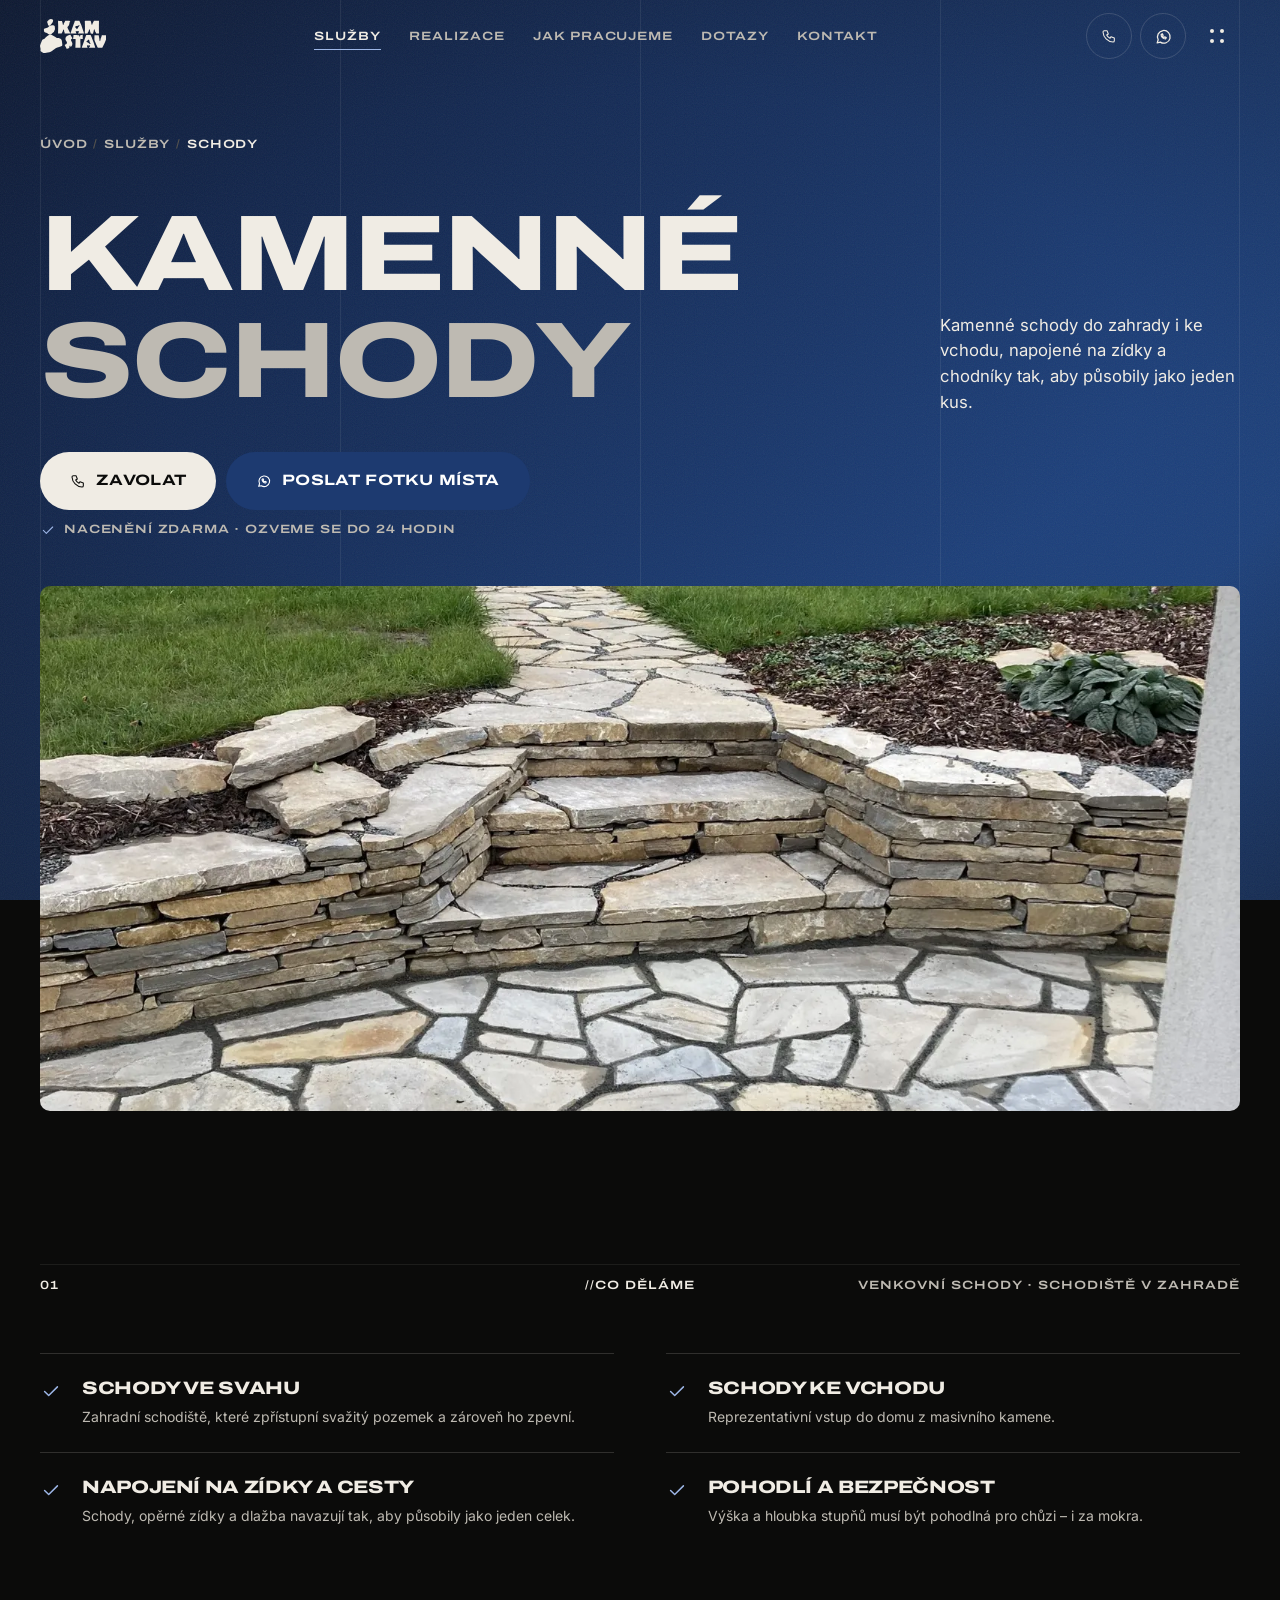
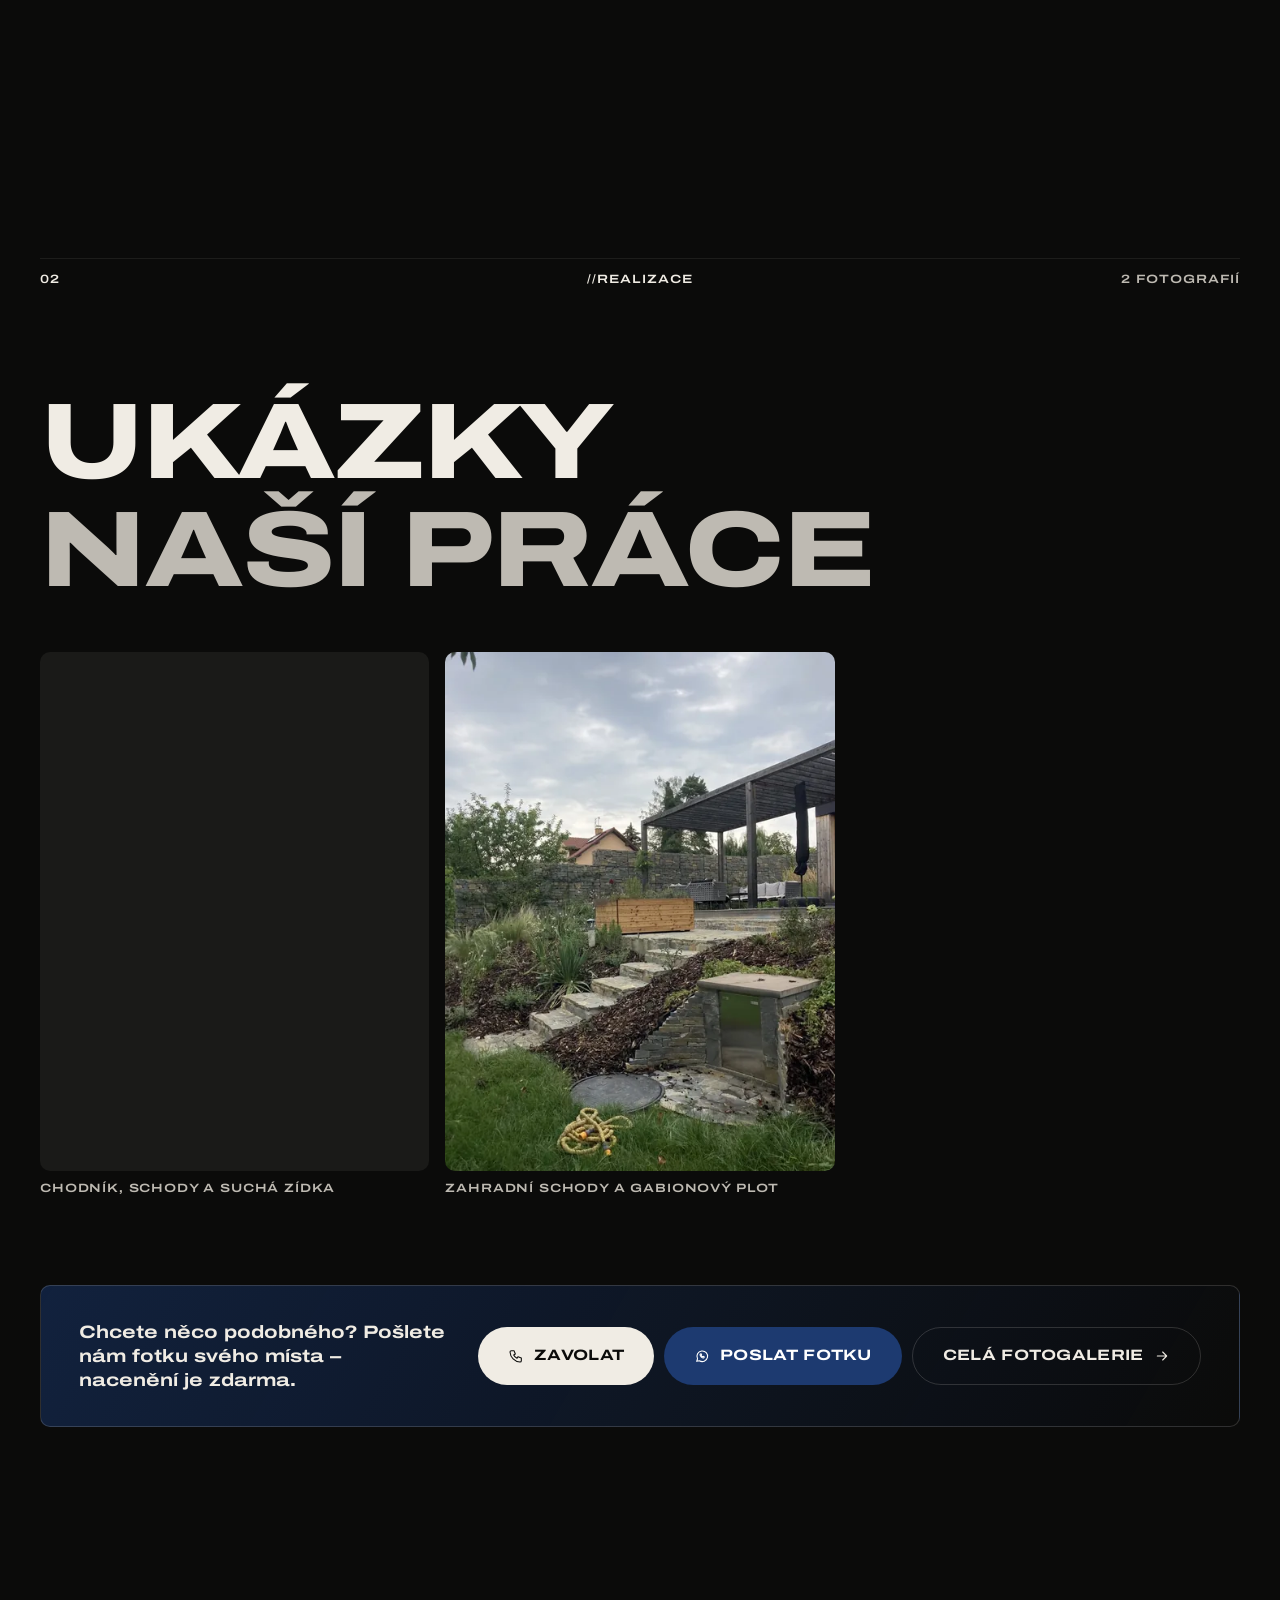
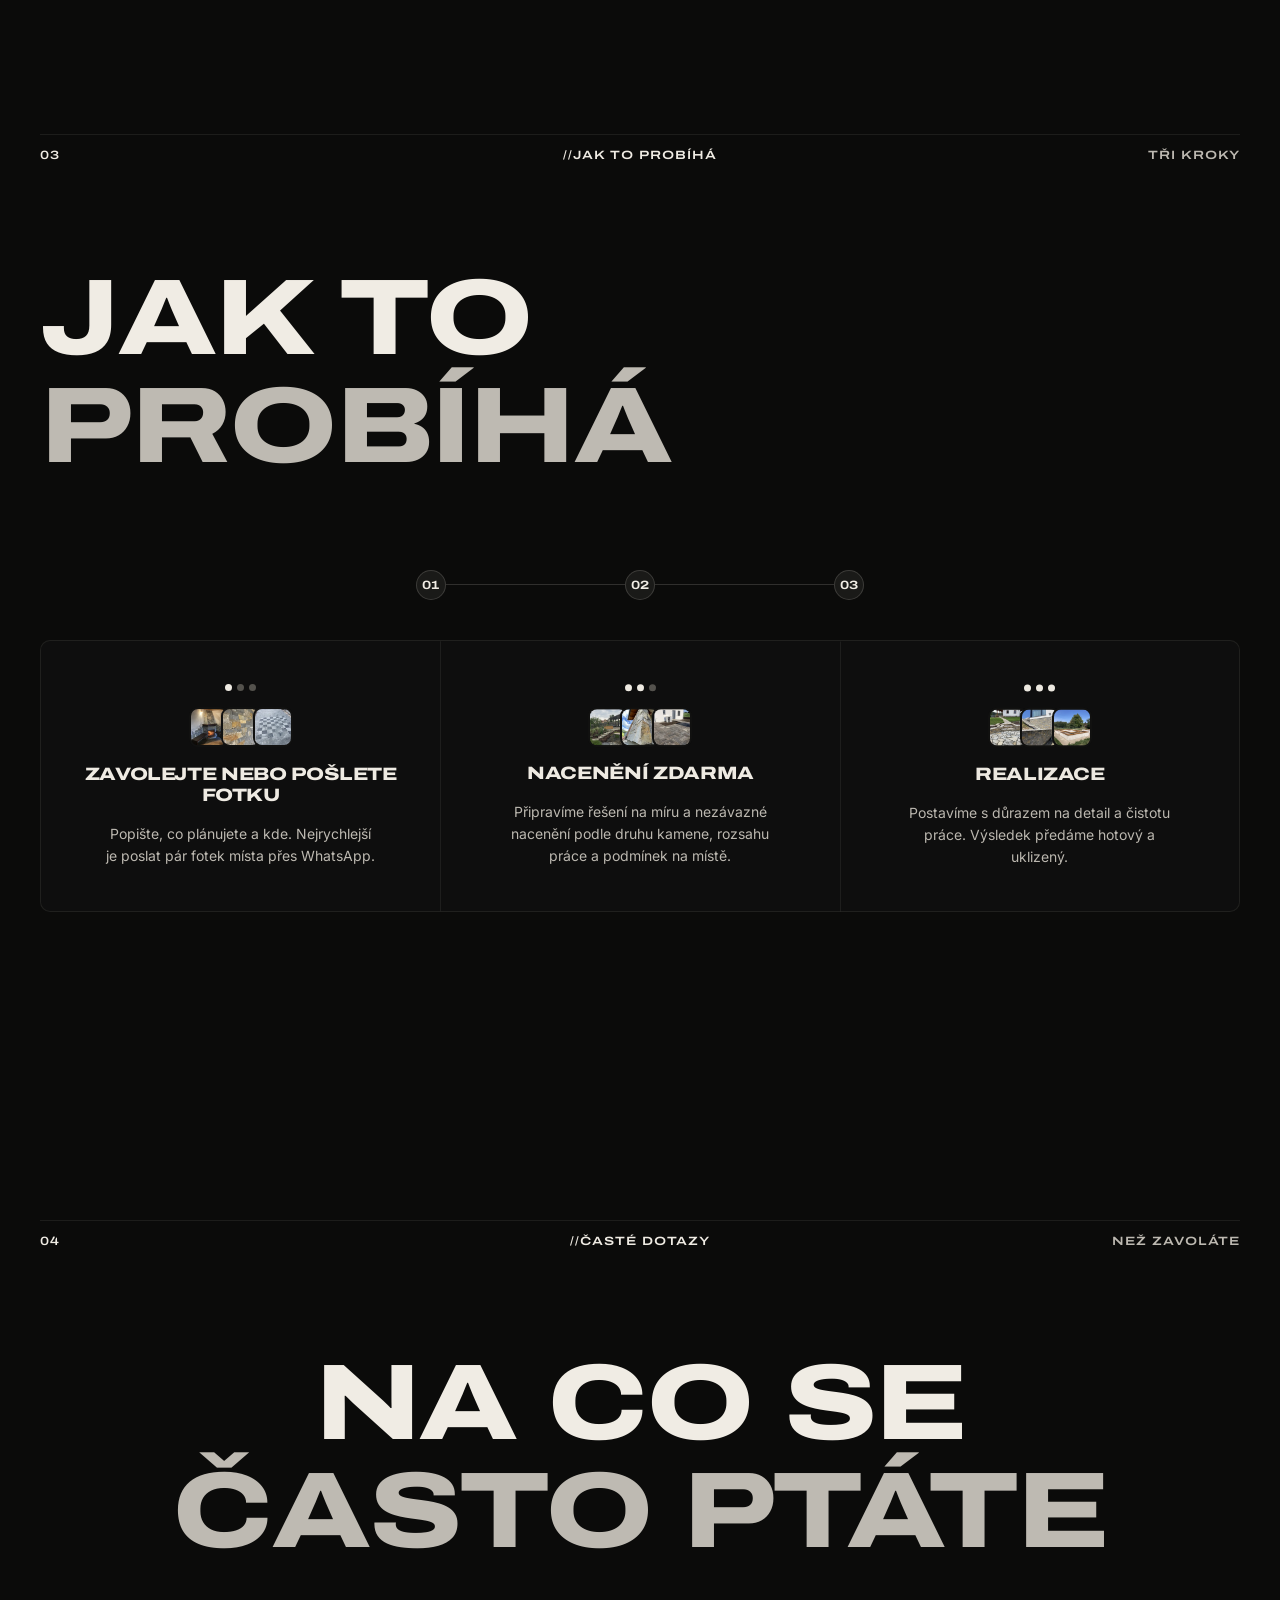
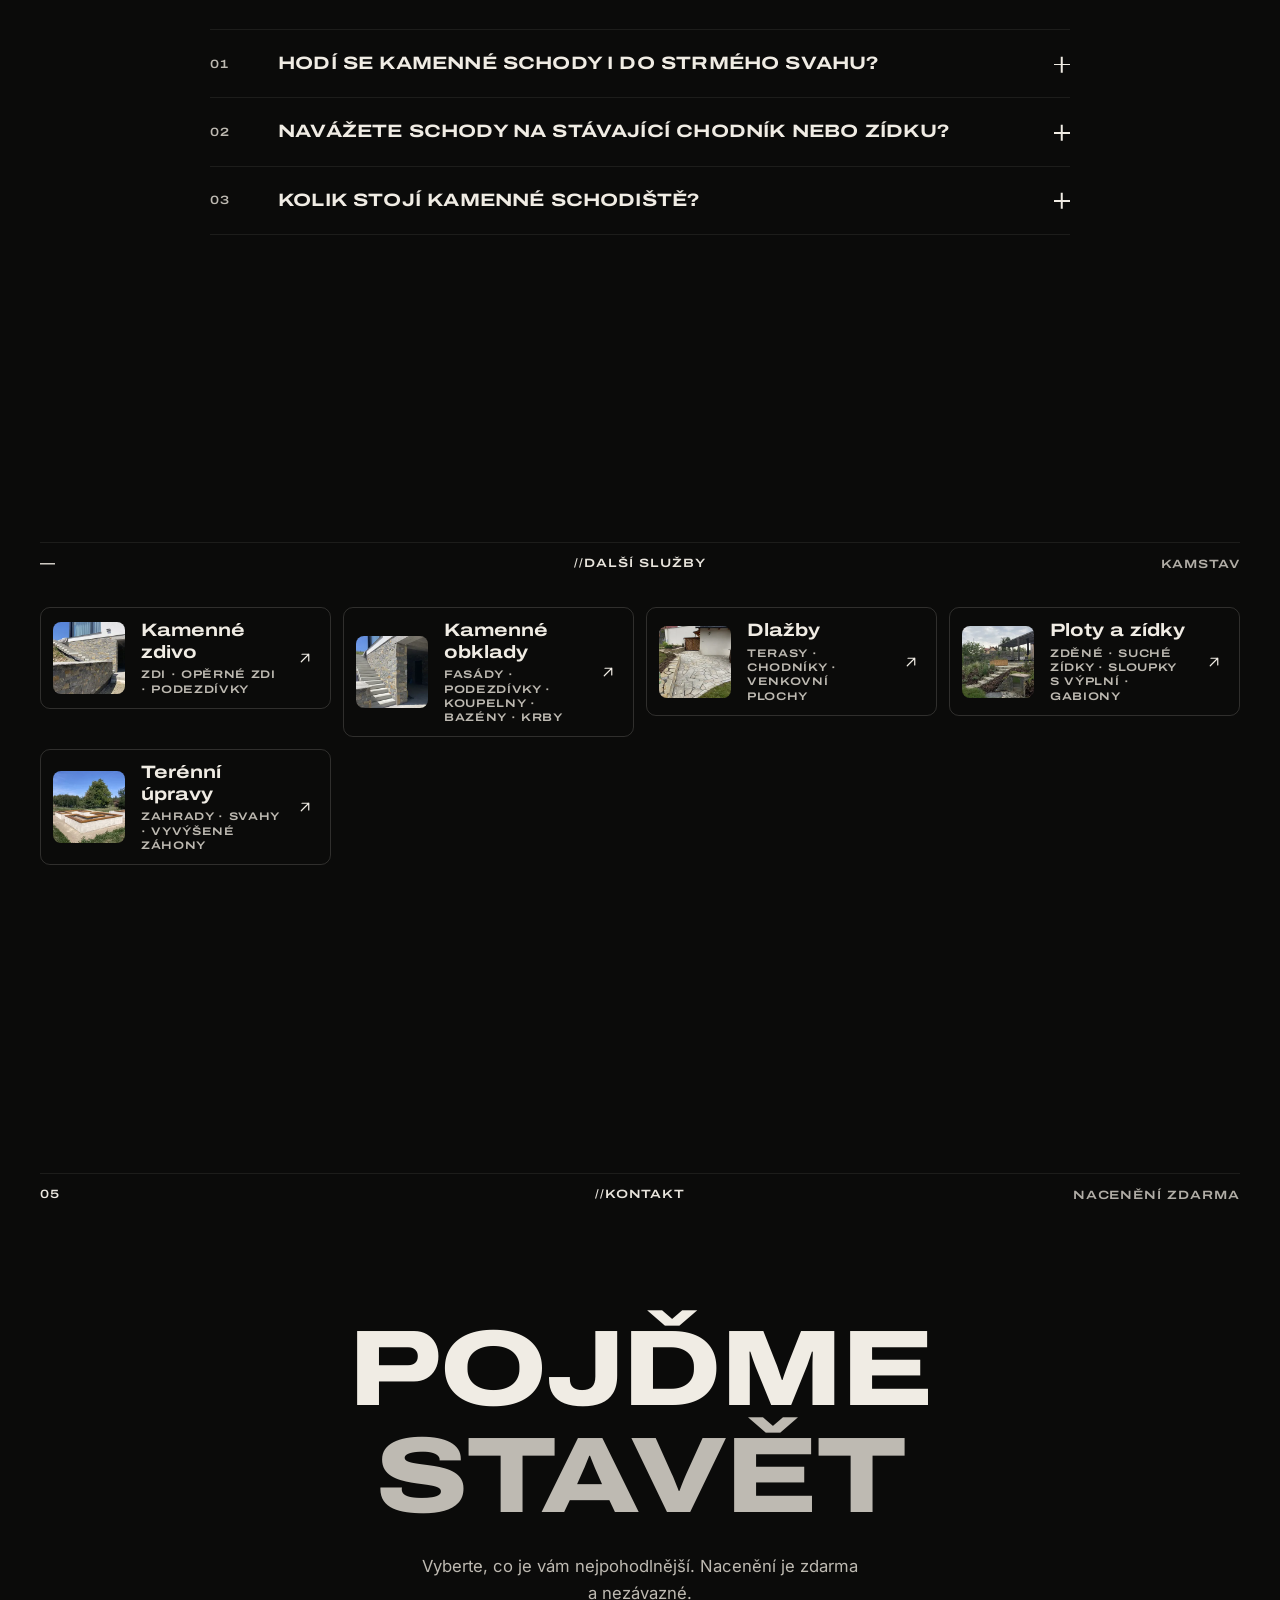
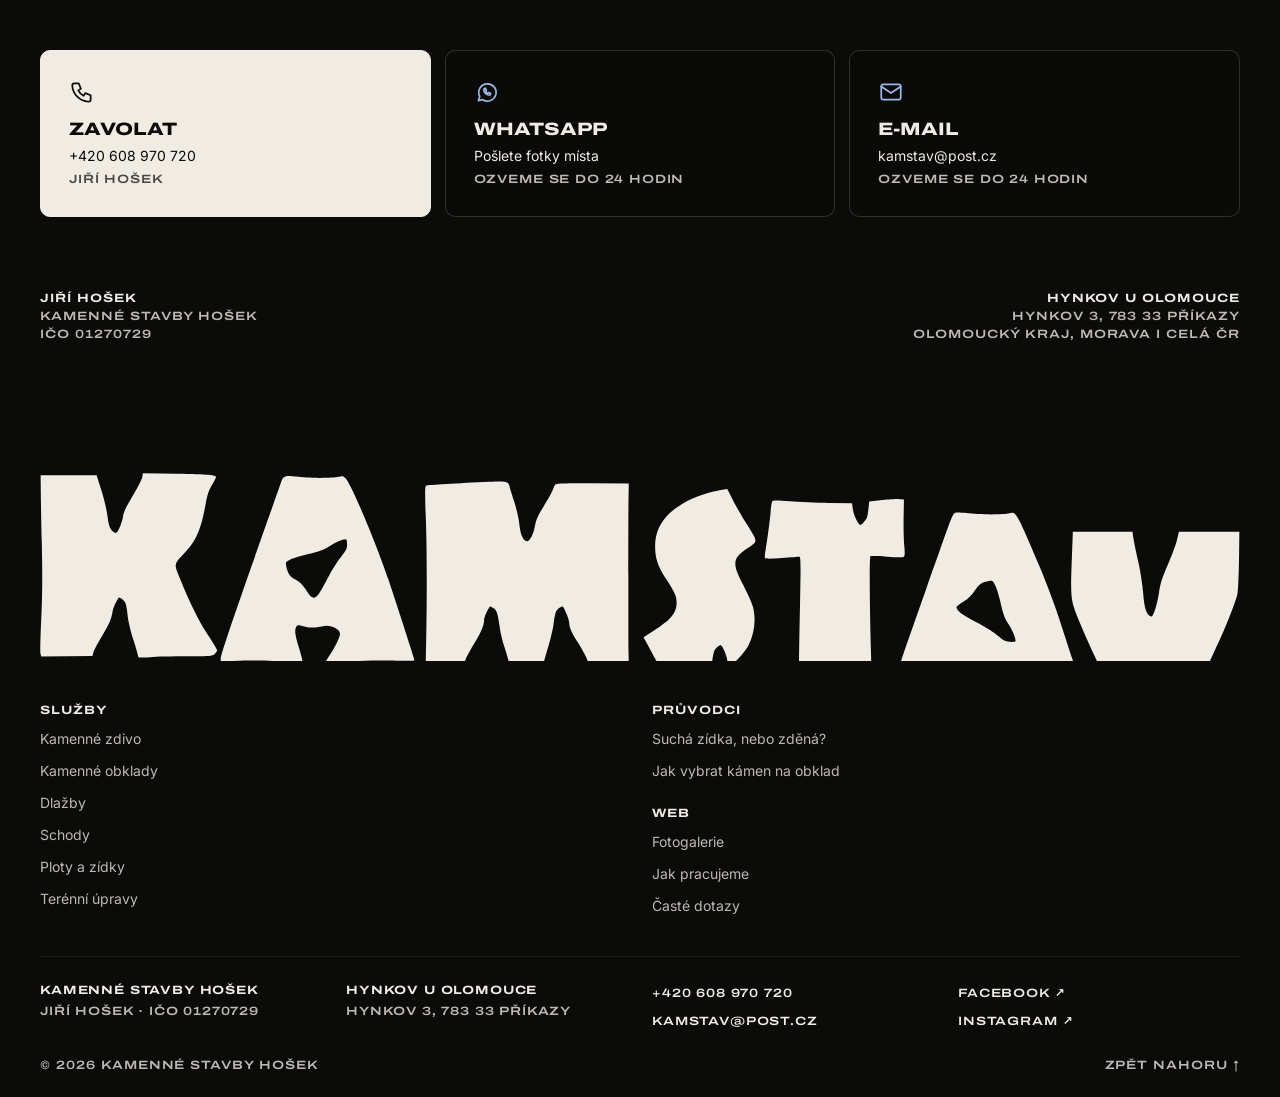
<file: kamenne-schody/index.html>
<!doctype html>
<html lang="cs" data-page="service" data-slug="kamenne-schody">
<head>
  <meta charset="UTF-8" />
  <script>(function(d){var c='js',k='kamstav-intro',p=!0;try{if(sessionStorage.getItem(k))p=!1;else sessionStorage.setItem(k,'1')}catch(e){}if(matchMedia('(prefers-reduced-motion: reduce)').matches){c+=' reduce';p=!1}c+=p&&d.dataset.page==='home'?' intro-play':' no-intro';d.className+=' '+c})(document.documentElement)</script>
  <meta name="viewport" content="width=device-width, initial-scale=1" />
  <meta name="theme-color" content="#0b0b0a" />
  <link rel="icon" href="/favicon.svg" type="image/svg+xml" />
  <link rel="preload" href="/fonts/archivo-latin-wdth-normal.woff2" as="font" type="font/woff2" crossorigin />
  <link rel="preload" href="/fonts/inter-latin-wght-normal.woff2" as="font" type="font/woff2" crossorigin />
  <link rel="preload" href="/fonts/archivo-cz.woff2" as="font" type="font/woff2" crossorigin />
  <link rel="preload" as="image" href="/img/dlazba-chodnik-zidka-800.webp" imagesrcset="/img/dlazba-chodnik-zidka-240.webp 240w, /img/dlazba-chodnik-zidka-480.webp 480w, /img/dlazba-chodnik-zidka-800.webp 800w, /img/dlazba-chodnik-zidka-1200.webp 1200w, /img/dlazba-chodnik-zidka-1600.webp 1600w" imagesizes="(max-width: 1280px) 100vw, 1240px" fetchpriority="high" />
  <title>Kamenné schody do zahrady a ke vchodu | Kamstav – Olomoucko</title>
  <meta name="description" content="Stavíme kamenné schody do zahrady, do svahu i ke vchodu, napojené na zídky a chodníky. Kamenné stavby Hošek, Hynkov u Olomouce. Nacenění zdarma." />
  <link rel="canonical" href="https://kamstav.vercel.app/kamenne-schody/" />
  <meta property="og:type" content="website" />
  <meta property="og:url" content="https://kamstav.vercel.app/kamenne-schody/" />
  <meta property="og:title" content="Schody – Kamstav" />
  <meta property="og:description" content="Stavíme kamenné schody do zahrady, do svahu i ke vchodu, napojené na zídky a chodníky. Kamenné stavby Hošek, Hynkov u Olomouce. Nacenění zdarma." />
  <meta property="og:site_name" content="Kamstav" />
  <meta property="og:locale" content="cs_CZ" />
  <meta property="og:image" content="https://kamstav.vercel.app/og.jpg" />
  <meta property="og:image:width" content="1200" />
  <meta property="og:image:height" content="630" />
  <meta property="og:image:alt" content="Kamstav – kamenná zídka a obklad z přírodního kamene" />
  <meta name="twitter:card" content="summary_large_image" />
  <meta name="robots" content="index, follow, max-image-preview:large" />
  <meta name="geo.region" content="CZ-71" />
  <meta name="geo.placename" content="Hynkov, Příkazy" />
  <link rel="apple-touch-icon" href="/apple-touch-icon.png" />
  <link rel="manifest" href="/site.webmanifest" />
  <script type="application/ld+json">{"@context":"https://schema.org","@graph":[{"@type":["HomeAndConstructionBusiness","GeneralContractor"],"@id":"https://kamstav.vercel.app/#firma","name":"Kamstav – Kamenné stavby Hošek","alternateName":["Kamstav","Kamenné stavby Hošek"],"description":"Stavební práce s přírodním kamenem: kamenné zdivo, obklady fasád, podezdívek, koupelen, bazénů a krbů, kamenné schody, venkovní dlažby, ploty, suché zídky, gabiony a terénní úpravy.","url":"https://kamstav.vercel.app/","telephone":"+420608970720","email":"kamstav@post.cz","image":["https://kamstav.vercel.app/og.jpg","https://kamstav.vercel.app/img/dlazba-chodnik-zidka-1600.webp","https://kamstav.vercel.app/img/zidka-obklad-podezdivky-1600.webp","https://kamstav.vercel.app/img/obklad-schodiste-1600.webp","https://kamstav.vercel.app/img/krb-obklad-1600.webp","https://kamstav.vercel.app/img/zahrada-schody-gabiony-1280.webp","https://kamstav.vercel.app/img/dlazba-terasa-drevnik-980.webp"],"logo":"https://kamstav.vercel.app/icon-512.png","founder":{"@type":"Person","name":"Jiří Hošek"},"identifier":{"@type":"PropertyValue","propertyID":"IČO","value":"01270729"},"address":{"@type":"PostalAddress","streetAddress":"Hynkov 3","addressLocality":"Příkazy","postalCode":"783 33","addressRegion":"Olomoucký kraj","addressCountry":"CZ"},"areaServed":[{"@type":"AdministrativeArea","name":"Olomoucký kraj"},{"@type":"Place","name":"Morava"},{"@type":"Country","name":"Česká republika"}],"knowsAbout":["přírodní kámen","kamenné zdivo","kamenné obklady","suché zídky","polygonální dlažba","gabiony","kamenné schody","terénní úpravy"],"hasCredential":{"@type":"EducationalOccupationalCredential","name":"Osvědčení na provádění staveb, jejich změn a odstraňování"},"sameAs":["https://www.facebook.com/kamstav.cz/","https://www.instagram.com/kamstav.cz"],"hasOfferCatalog":{"@type":"OfferCatalog","name":"Kamenické a stavební práce","itemListElement":[{"@type":"Offer","itemOffered":{"@id":"https://kamstav.vercel.app/kamenne-zdivo/#sluzba"}},{"@type":"Offer","itemOffered":{"@id":"https://kamstav.vercel.app/kamenne-obklady/#sluzba"}},{"@type":"Offer","itemOffered":{"@id":"https://kamstav.vercel.app/kamenne-dlazby/#sluzba"}},{"@type":"Offer","itemOffered":{"@id":"https://kamstav.vercel.app/kamenne-schody/#sluzba"}},{"@type":"Offer","itemOffered":{"@id":"https://kamstav.vercel.app/ploty-a-zidky/#sluzba"}},{"@type":"Offer","itemOffered":{"@id":"https://kamstav.vercel.app/terenni-upravy/#sluzba"}}]}},{"@type":"WebSite","@id":"https://kamstav.vercel.app/#web","url":"https://kamstav.vercel.app/","name":"Kamstav","inLanguage":"cs","publisher":{"@id":"https://kamstav.vercel.app/#firma"}},{"@type":"Service","@id":"https://kamstav.vercel.app/kamenne-schody/#sluzba","name":"Schody","serviceType":"Schody","description":"Kamenné schody do zahrady i ke vchodu, napojené na zídky a chodníky tak, aby působily jako jeden kus.","url":"https://kamstav.vercel.app/kamenne-schody/","image":"https://kamstav.vercel.app/img/dlazba-chodnik-zidka-1600.webp","provider":{"@id":"https://kamstav.vercel.app/#firma"},"areaServed":[{"@type":"AdministrativeArea","name":"Olomoucký kraj"},{"@type":"Place","name":"Morava"},{"@type":"Country","name":"Česká republika"}],"hasOfferCatalog":{"@type":"OfferCatalog","name":"Schody","itemListElement":[{"@type":"Offer","itemOffered":{"@type":"Service","name":"Schody ve svahu","description":"Zahradní schodiště, které zpřístupní svažitý pozemek a zároveň ho zpevní."}},{"@type":"Offer","itemOffered":{"@type":"Service","name":"Schody ke vchodu","description":"Reprezentativní vstup do domu z masivního kamene."}},{"@type":"Offer","itemOffered":{"@type":"Service","name":"Napojení na zídky a cesty","description":"Schody, opěrné zídky a dlažba navazují tak, aby působily jako jeden celek."}},{"@type":"Offer","itemOffered":{"@type":"Service","name":"Pohodlí a bezpečnost","description":"Výška a hloubka stupňů musí být pohodlná pro chůzi – i za mokra."}}]}},{"@type":"WebPage","@id":"https://kamstav.vercel.app/kamenne-schody/#stranka","url":"https://kamstav.vercel.app/kamenne-schody/","name":"Kamenné schody do zahrady a ke vchodu | Kamstav – Olomoucko","description":"Stavíme kamenné schody do zahrady, do svahu i ke vchodu, napojené na zídky a chodníky. Kamenné stavby Hošek, Hynkov u Olomouce. Nacenění zdarma.","isPartOf":{"@id":"https://kamstav.vercel.app/#web"},"about":{"@id":"https://kamstav.vercel.app/kamenne-schody/#sluzba"},"inLanguage":"cs","dateModified":"2026-11-03"},{"@type":"FAQPage","@id":"https://kamstav.vercel.app/kamenne-schody/#faq","mainEntity":[{"@type":"Question","name":"Hodí se kamenné schody i do strmého svahu?","acceptedAnswer":{"@type":"Answer","text":"Ano, schody ve svahu často kombinujeme s opěrnými zídkami, které svah zpevní. Řešení navrhneme podle konkrétního místa."}},{"@type":"Question","name":"Navážete schody na stávající chodník nebo zídku?","acceptedAnswer":{"@type":"Answer","text":"Ano, schody napojujeme na chodníky, dlažby i zídky tak, aby materiál i výšky navazovaly."}},{"@type":"Question","name":"Kolik stojí kamenné schodiště?","acceptedAnswer":{"@type":"Answer","text":"Cena závisí na druhu kamene, rozsahu práce a přístupu na místo, proto každou zakázku naceňujeme na míru. Nacenění je zdarma – stačí zavolat nebo poslat fotky místa přes WhatsApp."}}]},{"@type":"BreadcrumbList","itemListElement":[{"@type":"ListItem","position":1,"name":"Úvod","item":"https://kamstav.vercel.app/"},{"@type":"ListItem","position":2,"name":"Služby","item":"https://kamstav.vercel.app/#sluzby"},{"@type":"ListItem","position":3,"name":"Schody","item":"https://kamstav.vercel.app/kamenne-schody/"}]}]}</script>
  <script type="module" crossorigin src="/assets/main-CPPkA79n.js"></script>
  <link rel="stylesheet" crossorigin href="/assets/style-BR2X69S3.css">
</head>
<body>
  <div id="root"><link rel="preload" as="image" imageSrcSet="/img/dlazba-chodnik-zidka-240.webp 240w, /img/dlazba-chodnik-zidka-480.webp 480w, /img/dlazba-chodnik-zidka-800.webp 800w, /img/dlazba-chodnik-zidka-1200.webp 1200w, /img/dlazba-chodnik-zidka-1600.webp 1600w" imageSizes="(max-width: 1280px) 100vw, 1240px" fetchPriority="high"/><div><div class="bg-gradient" aria-hidden="true"></div><div class="grid-lines" aria-hidden="true"><div class="wrap"><span></span><span></span><span></span><span></span></div></div><a class="skip" href="#obsah">Přeskočit na obsah</a><header class="header"><div class="wrap"><a href="/" class="logo-link" aria-label="Kamstav – úvod"><svg viewBox="0 0 1002 515" role="img" aria-label="Kamstav" aria-hidden="true"><g class="stones" fill="currentColor"><path class="stone stone-bottom" d="M45.4 512.1C32.2 506.9 18.5 497.7 12.3 489.8C7.5 483.8 6.5 479.2 7.9 468.9C9.6 455.7 9.3 451.2 5.5 433.9C3.6 425.1 2 417 2 415.9C2 414.9 1.5 414 1 414C-0.2 414 -0.4 404.3 0.8 403.8C1.2 403.6 2.8 399.1 4.3 393.8C7.5 382.4 18.2 352.4 25.2 335.3C31.5 319.9 34.6 316.6 50.2 308.5C67.4 299.7 71.5 296.5 82 284C90.6 273.8 96.4 268.7 112 257.6C141.6 236.5 145.1 234.7 156.5 234.8C169.4 234.8 184.5 241.6 212.5 259.9C245.6 281.7 254.1 285.6 274.4 288.5C280.9 289.4 288.5 290.9 291.4 291.7C303.6 295.3 318.8 305.3 325.1 313.9C328.6 318.5 329.4 322 332.4 342.5C335.9 367.3 336.9 375.2 337.6 387.5C338.2 396.8 338 399.1 336.6 401.8C332.2 410.4 314.6 418.3 277.3 428.5C254.3 434.8 249.9 436.4 239.3 442C228.6 447.6 218.6 454.7 200 470C173.7 491.7 160.6 499 141 503.3C111.7 509.8 76.5 515 62.8 515C53.9 514.9 51.5 514.5 45.4 512.1Z"></path><path class="stone stone-mid" d="M140.2 234C134.2 231.9 128.7 228.8 118.5 222C108.3 215.1 104.4 213.4 91.8 210C73.9 205.1 68 201.7 64.5 194.3C62.5 190.1 59.1 168.5 59 159.9C59 150.3 63.2 147.1 84.5 140.5C107 133.7 111.2 131.5 131.3 115.7C141.4 107.8 153.4 100.5 154.8 101.4C155.2 101.6 157.4 101.5 159.6 101C169.5 98.6 189.1 95.7 195.2 95.7C201.1 95.6 202.8 96.1 209.7 99.5C215.1 102.3 218.4 104.8 220.6 107.7C223.6 111.6 223.8 112.6 224.5 122.7C224.9 128.6 225.6 135.7 226.1 138.4C228 148.5 227.3 154.1 222.4 168.2C217.8 181.5 214.1 190 211.7 193.1C211 194.1 207 197 202.9 199.6C198.7 202.3 190.7 208.8 185.1 214C164.6 233.1 152.6 238.4 140.2 234Z"></path><path class="stone stone-top" d="M138 102.1C123.4 98.2 120.4 94.6 119.1 79.7C118.5 73.4 117.4 69.4 114.6 63C109.4 51.3 107.6 44.9 108.4 40.8C109.2 36.3 118.2 26.3 126.2 20.9C129.5 18.6 133.3 15.1 134.8 13C138.5 7.7 142.9 5.5 154.2 3.4C159.6 2.4 164 1.2 164 0.8C164 0.4 165.3 0 167 0C168.7 0 170 0.4 170 0.8C170 1.9 179.4 4.9 185.8 5.9C188.6 6.3 192 7.6 193.1 8.6C196.3 11.4 199 17.9 199 23C199 27.5 193.6 46 190.4 52.2C189.5 54 184 60.5 178.1 66.5C168.6 76.4 167 78.6 162.1 88.6C157.1 98.9 156.3 99.9 152.3 101.9C147.2 104.4 146.6 104.4 138 102.1Z"></path></g><g class="letters" fill="currentColor"><path class="letter" fill-rule="evenodd" d="M376.6 220.9C376.3 220.1 375.6 217.5 375 215C374.3 212.5 372.5 206.5 370.9 201.7C366.7 188.8 366.2 186.5 365 176.2C364.4 171 363.3 165.5 362.5 163.9C361.1 161.3 356.3 157.2 355.6 158.1C352.8 161.9 349.9 169.2 348.6 175.9C347.3 183.2 346.2 185.6 340.1 195.4C333.3 206.1 328 216.3 328 218.6C328 219.3 319.7 219.9 301.8 220.3C280.2 220.8 275.3 220.7 274.1 219.5C272.9 218.4 272.9 212.9 274.1 182.3C275.8 137.8 275.9 114.5 274.2 67.6C273.1 36.1 273.1 30.5 274.3 29.3C275.4 28.1 278.5 28.1 293.1 28.9C302.7 29.4 315.5 29.6 321.5 29.3L332.5 28.7L336.4 41.6C342.9 63 343.9 67.2 344 73.5C344.1 81 346.8 87.3 350.8 89.4L353.7 90.9L356.9 84.1C358.6 80.4 360 76.2 360 74.8C360 69.8 363 62.7 369.3 52.7C376.8 40.9 379.5 35.7 380.4 31.4C381.1 28.5 381.5 28.2 386.2 27.6C392.8 26.7 444.9 27.9 452 29.1C455 29.6 457.8 30.4 458.3 30.9C458.8 31.4 457.3 34.5 455 38.1C450.5 45.2 449.3 48.8 445.7 67.6C441.6 88.8 436.4 99.3 422.3 114.3C418.3 118.6 415 122.8 415 123.5C415 124.7 422.3 143.2 427.5 155.5C434.3 171.4 439.7 181.6 448.7 195.6C454.4 204.5 459 212.6 459 213.6C458.9 214.7 458 216.6 457 217.9L455 220.3L420.7 220.5C401.9 220.6 384.4 221.1 381.8 221.5C378.1 222.1 376.9 221.9 376.6 220.9Z"></path><path class="letter" fill-rule="evenodd" d="M528.5 220.8C518 220.3 499.7 220.1 487.8 220.4C475.8 220.7 465.4 220.7 464.5 220.4C463.7 220 463 218.8 463 217.6C463 214.9 477.8 171.6 501.9 103.2C514.4 68 519.9 52.2 524 40.5C526.3 33.9 528.7 27.9 529.3 27.1C530.5 25.7 530 25.7 562.4 27.7C568.1 28 576.8 27.7 582.8 27C593.2 25.8 593.2 25.8 595.6 28.1C597.8 30.4 605.4 46.7 618.2 76.5C628.8 101.3 633.7 114.1 640.8 136C644.7 147.8 652.4 171.4 657.9 188.3C663.5 205.3 667.7 219.6 667.4 220.1C667.1 220.7 657.3 220.8 642.2 220.4C628.6 220.1 607.8 220.3 596 220.8C584.2 221.4 574.4 221.7 574.2 221.6C574.1 221.4 576.7 216.9 580.1 211.6C586.5 201.3 588.3 197.5 589.5 192.3C590.1 189.2 590 189 584.1 186C577.1 182.5 576.6 182.5 568 184.6C561.8 186.2 561.1 186.2 552.7 184.3L543.9 182.3L542.4 185.1C541.1 187.7 541.1 188.7 542.5 194.4C543.3 198 545.3 205 547 210.1C550.3 220.2 550.6 222.1 548.8 221.8C548.1 221.8 539 221.3 528.5 220.8ZM563.3 152.9C566 151.7 569.3 146.4 577.5 130.5C580.6 124.5 584.4 118 585.8 116.1C596.3 102.9 597 101.8 597 98C597 91.2 596.7 91 589.5 93.5C585.9 94.8 581.3 97.2 579.1 98.9C573.8 103.1 570.6 104.3 555.5 107.8C542.4 110.9 537.1 112.7 533.6 115.5C531.8 116.9 531.8 117.3 533 122.7C534.7 129.5 536.9 132.2 543.5 135.8C547.5 137.9 549.5 140.1 553.5 146.2C556.2 150.5 559 153.9 559.7 154C560.4 154 562 153.5 563.3 152.9Z"></path><path class="letter" fill-rule="evenodd" d="M768.7 221.3C768.3 221 768 219.7 768 218.5C768 217.4 765.7 209.2 763 200.5C760 191 757.7 181.7 757.4 177.5C757.1 173.7 756.4 168.7 755.8 166.5C754.8 162.4 750.6 157 748.4 157C746.4 157 742 166.6 740.5 174.5C738.9 182.9 738.1 184.8 730.4 196.5C724.6 205.4 720 214.9 720 217.9C720 219.5 718.4 219.7 701.1 220.4C690.8 220.7 681.5 220.8 680.6 220.4C678.6 219.6 678.5 210.3 680.4 161.4C681.4 137.5 681.5 119.3 681 104.4C680.5 92.3 679.8 70.7 679.4 56.3L678.7 30.1L681.4 29C682.9 28.5 690.5 28 698.3 28C706.1 28 719.2 27.3 727.5 26.5C743.7 24.9 763.8 24.6 765.7 25.8C766.4 26.2 768 30.2 769.3 34.5C770.6 38.9 773.1 47.2 774.8 53C776.5 58.8 778.3 67.8 778.9 73C780 83.4 782 87.3 786.3 87.8C788.5 88.1 789.2 87.4 791.1 83.8C792.3 81.4 794.1 75.7 795.1 71.1C796.7 64 798.1 60.8 804.2 51.1C808.2 44.8 812.6 36.6 814 33L816.7 26.5L823.1 26.6C826.6 26.6 837.8 27 848 27.5C860.6 28 870.4 27.9 878.6 27.1C885.2 26.4 891.5 26.2 892.5 26.6C894.2 27.3 894.3 28.7 893.4 58.4C892.3 97.8 892.3 152 893.4 190.1C894.1 211.4 894 219.9 893.2 220.4C892.6 220.7 882.9 220.7 871.6 220.4L851 219.7L851 217.1C850.9 213.4 848.1 207.6 840.5 195.4C833.4 184.1 831.7 180.2 830.6 172.6C829.7 167 825.2 157 823.4 157C821 157 817 161.2 816.1 164.8C815.5 166.8 814.8 171.9 814.4 176C814.1 180.7 812 189.4 809 199C806.4 207.5 803.9 216.2 803.6 218.2L802.9 222L786.1 222C776.9 222 769 221.7 768.7 221.3Z"></path><path class="letter" fill-rule="evenodd" d="M403.6 450.8C401.8 447.8 379.1 406.1 375.7 399.4L373.2 394.4L383.2 388C401.7 376.3 408 368.6 408 357.9C408 351.1 406 346.8 397 333.6C388.7 321.3 386.1 314.7 385.3 303.6C384.3 288 388.2 277.1 398.8 265.9C411.3 252.6 429.7 243.7 453.5 239.6C462 238.1 461.5 237.8 465.3 246.2C467.8 251.9 481.3 275 489 286.7L493 293L483.6 299.9C466.1 312.9 465.6 316.8 478.4 339.8C487.3 355.9 490 364.3 490 376.2C490 393.7 485.1 405.2 472.3 417.8C467.7 422.3 463.5 425.8 463.1 425.5C462.6 425.3 462 422.7 461.6 419.8C461.1 415.7 457.5 406.3 455.3 403.1C455.1 402.9 453.9 403.2 452.5 403.8C448.4 405.7 446.3 410.4 445.5 419.4C444.8 428 442.7 437.7 441.2 439.2C438.9 441.5 409.5 453 405.9 453C405.4 453 404.4 452 403.6 450.8Z"></path><path class="letter" fill-rule="evenodd" d="M537.2 435C536 433.8 535.8 430.9 536.4 417.5C538.4 370.7 539 349.1 539 326.6L539 301.7L528.8 302.4C523.1 302.8 514.8 303.5 510.2 303.9C504.9 304.3 501.6 304.2 501 303.5C500.6 303 501.5 295.5 503.1 287C504.7 278.5 506 268.6 506.1 265C506.1 261.4 506.7 254.9 507.3 250.5L508.5 242.5L512.5 242.6C514.7 242.6 525 243.2 535.5 243.8C546 244.5 563.1 245 573.6 245L592.8 245L593.4 248.1C593.7 249.8 594 252.2 594 253.3C594 254.4 595.4 258.4 597.1 262.1L600.3 268.9L603.2 267.4C607.3 265.3 609.9 259 610 251.5C610 248.2 610.4 245 610.8 244.4C611.2 243.7 615.3 242.9 620 242.6C624.7 242.2 632.2 241.4 636.6 240.9C649 239.5 648.3 238.4 647.4 258C647 269.5 647.1 279 648 288C649.5 303 649.4 303.3 642.5 302.5C640.3 302.3 632.6 301.8 625.4 301.5L612.3 300.9L611.6 317.2C611.3 326.2 611.4 346.1 612 361.5C614.3 423.4 614.4 434.6 612.9 435.6C612.1 436.1 595.1 436.5 575.1 436.5C544.5 436.5 538.4 436.3 537.2 435Z"></path><path class="letter" fill-rule="evenodd" d="M699 436.8C688.8 436.3 670.3 436.1 657.8 436.4C638.9 436.8 635 436.7 634 435.5C633 434.4 633.3 432.5 635 426.8C638 417 654.5 369.3 674.2 313.5C677.5 304.1 682.9 288.9 686.2 279.5C698.4 244.7 699.2 242.9 701.4 242C702.6 241.6 708 241.7 713.5 242.3C726.1 243.7 753.1 243.7 758.9 242.2C763.1 241.2 763.5 241.3 765.8 243.8C771.2 249.7 799.4 316.7 810 349C830.7 411.8 838.2 435.2 837.6 435.8C837.2 436.1 818.8 436.5 796.7 436.5C774.6 436.6 753.7 437 750.2 437.5C745.6 438.1 744 437.9 744 437.1C744 436.4 746 432.7 748.5 428.9C754.4 419.7 757.7 413.2 758.5 408.8C759.2 405.3 759.1 405.2 753.7 402.1C747.5 398.6 744.8 398.3 737.3 400.7C732.1 402.3 731.6 402.3 722.7 400.3C714.3 398.4 713.4 398.4 712.2 399.9C710.2 402.4 711.4 411.1 715.4 423.2C719.5 435.8 719.8 437.2 718.5 437.5C718 437.6 709.2 437.3 699 436.8ZM765.4 377.2C766.4 375.6 762 365.1 757.7 358.8C754.3 353.8 752.8 350.3 751.5 344.3C748 328.9 745.9 321.4 743.6 317.5C741.7 314 741 313.5 738.1 313.7C736.2 313.7 732.8 314.6 730.4 315.5C726.8 316.9 725.6 318.1 722.7 323.3C719.9 328.5 718.1 330.3 711.4 334.8C705.1 339.1 703.6 340.6 703.8 342.3C704.3 345.8 709.4 349.5 725 357.5C733.1 361.7 740.7 366.1 742.1 367.3C743.4 368.6 746.9 371.5 749.8 373.8C754.4 377.4 755.8 378 760 378C762.7 378 765.1 377.6 765.4 377.2Z"></path><path class="letter" fill-rule="evenodd" d="M877.5 435C874.1 431 840.6 359.2 829.4 331.5C824.7 319.9 824.5 319.2 824.2 308C824.1 301.7 824.3 285.1 824.7 271.2C825.4 250.4 825.8 245.8 827 245C827.9 244.4 834.3 244.3 843 244.8C858.8 245.6 863.5 245.6 878.5 245.1L888.5 244.7L889.7 251.6C890.3 255.4 892.7 266.8 895 277C897.9 290 899.4 299.5 900 309C901.1 325.1 902.1 328.9 906.2 333L909.3 336.1L912.2 328.8C913.8 324.7 915.5 317.8 916.1 313.1C917.6 300.3 918.6 297 925.1 282.2C933.3 263.8 935.8 256.8 936.6 249.8L937.3 244L947.9 244.7C961.1 245.7 965.8 245.7 984.1 244.8C995.7 244.2 999 244.3 1000.5 245.4C1002.3 246.7 1002.3 248 1001.2 279.7L1000.1 312.6L994.7 326.1C983.1 355.2 972.9 377.8 958.5 406.5L943.5 436.5L911.2 436.5C883.6 436.5 878.7 436.3 877.5 435Z"></path></g></svg></a><nav class="nav-bar" aria-label="Sekce"><a href="/#sluzby" class="on" aria-current="location">Služby</a><a href="#realizace" class="">Realizace</a><a href="#jak-pracujeme" class="">Jak pracujeme</a><a href="#faq" class="">Dotazy</a><a href="#kontakt" class="">Kontakt</a></nav><div class="right"><a class="btn btn-line call-btn" href="tel:+420608970720"><svg viewBox="0 0 24 24" fill="none" stroke="currentColor" stroke-width="1.6" stroke-linecap="round" stroke-linejoin="round" aria-hidden="true"><path d="M5 4h4l2 5-2.5 1.5a11 11 0 0 0 5 5L15 13l5 2v4a2 2 0 0 1-2 2A16 16 0 0 1 3 6a2 2 0 0 1 2-2"></path></svg> <span class="num">+420 608 970 720</span><span class="sr-only">Zavolat</span></a><a class="icon-btn wa-btn" href="https://wa.me/420608970720?text=Dobr%C3%BD%20den%2C%20m%C3%A1m%20z%C3%A1jem%20o%20nacen%C4%9Bn%C3%AD%20kamenn%C3%BDch%20prac%C3%AD.%20Pos%C3%ADl%C3%A1m%20fotky%20m%C3%ADsta%3A" target="_blank" rel="noopener" aria-label="Napsat přes WhatsApp"><svg viewBox="0 0 24 24" fill="none" stroke="currentColor" stroke-width="1.6" stroke-linecap="round" stroke-linejoin="round" aria-hidden="true"><path d="M4 20l1.3-3.9A8 8 0 1 1 8 19.1z"></path><path d="M9 9.5c0 3 2.5 5.5 5.5 5.5l1-1.5-2-1-1 .8a4 4 0 0 1-1.8-1.8l.8-1-1-2z"></path></svg></a><button class="menu-btn" aria-expanded="false" aria-controls="menu" aria-label="Otevřít menu"><span class="grid4" aria-hidden="true"><i></i><i></i><i></i><i></i></span></button></div></div></header><div class="menu" id="menu" aria-hidden="true"><nav aria-label="Hlavní"><ul><li class="mask"><a href="/#uvod" tabindex="-1">Úvod</a></li><li class="mask"><a href="/#sluzby" tabindex="-1">Služby</a></li><li class="mask"><a href="/#realizace" tabindex="-1">Realizace</a></li><li class="mask"><a href="/#jak-pracujeme" tabindex="-1">Jak pracujeme</a></li><li class="mask"><a href="/fotogalerie/" tabindex="-1">Fotogalerie</a></li><li class="mask"><a href="/#faq" tabindex="-1">Dotazy</a></li><li class="mask"><a href="/#kontakt" tabindex="-1">Kontakt</a></li></ul></nav><div class="menu-sub wrap"><span class="eyebrow">Služby</span><ul><li><a href="/kamenne-zdivo/" tabindex="-1">Kamenné zdivo</a></li><li><a href="/kamenne-obklady/" tabindex="-1">Kamenné obklady</a></li><li><a href="/kamenne-dlazby/" tabindex="-1">Dlažby</a></li><li><a href="/kamenne-schody/" tabindex="-1">Schody</a></li><li><a href="/ploty-a-zidky/" tabindex="-1">Ploty a zídky</a></li><li><a href="/terenni-upravy/" tabindex="-1">Terénní úpravy</a></li></ul></div><div class="menu-foot"><div class="wrap"><span>© <!-- -->2026<!-- --> <!-- -->Kamenné stavby Hošek</span><span><a href="tel:+420608970720" tabindex="-1">+420 608 970 720</a> · <a href="https://wa.me/420608970720?text=Dobr%C3%BD%20den%2C%20m%C3%A1m%20z%C3%A1jem%20o%20nacen%C4%9Bn%C3%AD%20kamenn%C3%BDch%20prac%C3%AD.%20Pos%C3%ADl%C3%A1m%20fotky%20m%C3%ADsta%3A" target="_blank" rel="noopener" tabindex="-1">WhatsApp</a> · <a href="mailto:kamstav@post.cz" tabindex="-1">kamstav@post.cz</a></span></div></div></div><main id="obsah"><section class="sp-hero" id="uvod"><div class="wrap"><nav class="crumbs" aria-label="Drobečková navigace"><span><a href="/">Úvod</a></span><span><i aria-hidden="true">/</i><a href="/#sluzby">Služby</a></span><span><i aria-hidden="true">/</i><span aria-current="page">Schody</span></span></nav><div class="title-row"><h1 class="display h-xl two-tone">Kamenné<br/><span class="line-2">schody</span></h1><p class="lead">Kamenné schody do zahrady i ke vchodu, napojené na zídky a chodníky tak, aby působily jako jeden kus.</p></div><div class="hero-cta sp-cta"><div class="hero-btns"><a class="btn btn-light btn-lg" href="tel:+420608970720"><svg viewBox="0 0 24 24" fill="none" stroke="currentColor" stroke-width="1.6" stroke-linecap="round" stroke-linejoin="round" aria-hidden="true"><path d="M5 4h4l2 5-2.5 1.5a11 11 0 0 0 5 5L15 13l5 2v4a2 2 0 0 1-2 2A16 16 0 0 1 3 6a2 2 0 0 1 2-2"></path></svg> Zavolat</a><a class="btn btn-navy btn-lg" href="https://wa.me/420608970720?text=Dobr%C3%BD%20den%2C%20m%C3%A1m%20z%C3%A1jem%20o%20nacen%C4%9Bn%C3%AD%20kamenn%C3%BDch%20prac%C3%AD.%20Pos%C3%ADl%C3%A1m%20fotky%20m%C3%ADsta%3A" target="_blank" rel="noopener"><svg viewBox="0 0 24 24" fill="none" stroke="currentColor" stroke-width="1.6" stroke-linecap="round" stroke-linejoin="round" aria-hidden="true"><path d="M4 20l1.3-3.9A8 8 0 1 1 8 19.1z"></path><path d="M9 9.5c0 3 2.5 5.5 5.5 5.5l1-1.5-2-1-1 .8a4 4 0 0 1-1.8-1.8l.8-1-1-2z"></path></svg> Poslat fotku místa</a></div><p class="hero-note"><svg viewBox="0 0 24 24" fill="none" stroke="currentColor" stroke-width="1.6" stroke-linecap="round" stroke-linejoin="round" aria-hidden="true"><path d="m5 12.5 4.5 4.5L19 7.5"></path></svg> Nacenění zdarma · <!-- -->Ozveme se do 24 hodin</p></div><div class="ph sp-photo"><img src="/img/dlazba-chodnik-zidka-800.webp" srcSet="/img/dlazba-chodnik-zidka-240.webp 240w, /img/dlazba-chodnik-zidka-480.webp 480w, /img/dlazba-chodnik-zidka-800.webp 800w, /img/dlazba-chodnik-zidka-1200.webp 1200w, /img/dlazba-chodnik-zidka-1600.webp 1600w" sizes="(max-width: 1280px) 100vw, 1240px" width="1920" height="2560" alt="Chodník, schody a suchá zídka – Kamstav" loading="eager" fetchPriority="high" decoding="async"/></div></div></section><section class="section" id="co-delame"><div class="wrap"><div class="sec-head" data-reveal="head"><span class="num">01</span><span class="lbl">//<!-- -->Co děláme</span><span class="aside">Venkovní schody · schodiště v zahradě</span></div><ul class="sp-points"><li data-reveal="fade"><svg viewBox="0 0 24 24" fill="none" stroke="currentColor" stroke-width="1.6" stroke-linecap="round" stroke-linejoin="round" aria-hidden="true"><path d="m5 12.5 4.5 4.5L19 7.5"></path></svg><h2 class="display t-h4">Schody ve svahu</h2><p>Zahradní schodiště, které zpřístupní svažitý pozemek a zároveň ho zpevní.</p></li><li data-reveal="fade"><svg viewBox="0 0 24 24" fill="none" stroke="currentColor" stroke-width="1.6" stroke-linecap="round" stroke-linejoin="round" aria-hidden="true"><path d="m5 12.5 4.5 4.5L19 7.5"></path></svg><h2 class="display t-h4">Schody ke vchodu</h2><p>Reprezentativní vstup do domu z masivního kamene.</p></li><li data-reveal="fade"><svg viewBox="0 0 24 24" fill="none" stroke="currentColor" stroke-width="1.6" stroke-linecap="round" stroke-linejoin="round" aria-hidden="true"><path d="m5 12.5 4.5 4.5L19 7.5"></path></svg><h2 class="display t-h4">Napojení na zídky a cesty</h2><p>Schody, opěrné zídky a dlažba navazují tak, aby působily jako jeden celek.</p></li><li data-reveal="fade"><svg viewBox="0 0 24 24" fill="none" stroke="currentColor" stroke-width="1.6" stroke-linecap="round" stroke-linejoin="round" aria-hidden="true"><path d="m5 12.5 4.5 4.5L19 7.5"></path></svg><h2 class="display t-h4">Pohodlí a bezpečnost</h2><p>Výška a hloubka stupňů musí být pohodlná pro chůzi – i za mokra.</p></li></ul></div></section><section class="section" id="realizace"><div class="wrap"><div class="sec-head" data-reveal="head"><span class="num">02</span><span class="lbl">//<!-- -->Realizace</span><span class="aside">2 fotografií</span></div><div class="title-row"><h2 class="display h-xl two-tone" data-reveal="title">Ukázky<br/><span class="line-2">naší práce</span></h2></div><div class="sp-gallery" style="--n:3"><button class="g" aria-label="Zvětšit: Chodník, schody a suchá zídka" data-reveal="fade"><div class="ph "><img src="/img/dlazba-chodnik-zidka-800.webp" srcSet="/img/dlazba-chodnik-zidka-240.webp 240w, /img/dlazba-chodnik-zidka-480.webp 480w, /img/dlazba-chodnik-zidka-800.webp 800w, /img/dlazba-chodnik-zidka-1200.webp 1200w, /img/dlazba-chodnik-zidka-1600.webp 1600w" sizes="(max-width: 720px) 50vw, 33vw" width="1920" height="2560" alt="Chodník, schody a suchá zídka – Kamstav" loading="lazy" decoding="async"/></div><span>Chodník, schody a suchá zídka</span></button><button class="g" aria-label="Zvětšit: Zahradní schody a gabionový plot" data-reveal="fade"><div class="ph "><img src="/img/zahrada-schody-gabiony-800.webp" srcSet="/img/zahrada-schody-gabiony-240.webp 240w, /img/zahrada-schody-gabiony-480.webp 480w, /img/zahrada-schody-gabiony-800.webp 800w, /img/zahrada-schody-gabiony-1200.webp 1200w, /img/zahrada-schody-gabiony-1280.webp 1280w" sizes="(max-width: 720px) 50vw, 33vw" width="1280" height="1707" alt="Zahradní schody a gabionový plot – Kamstav" loading="lazy" decoding="async"/></div><span>Zahradní schody a gabionový plot</span></button></div><div class="cta-band" data-reveal="fade"><p>Chcete něco podobného? Pošlete nám fotku svého místa – nacenění je zdarma.</p><div class="cta-btns"><a class="btn btn-light btn-lg" href="tel:+420608970720"><svg viewBox="0 0 24 24" fill="none" stroke="currentColor" stroke-width="1.6" stroke-linecap="round" stroke-linejoin="round" aria-hidden="true"><path d="M5 4h4l2 5-2.5 1.5a11 11 0 0 0 5 5L15 13l5 2v4a2 2 0 0 1-2 2A16 16 0 0 1 3 6a2 2 0 0 1 2-2"></path></svg> Zavolat</a><a class="btn btn-navy btn-lg" href="https://wa.me/420608970720?text=Dobr%C3%BD%20den%2C%20m%C3%A1m%20z%C3%A1jem%20o%20nacen%C4%9Bn%C3%AD%20kamenn%C3%BDch%20prac%C3%AD.%20Pos%C3%ADl%C3%A1m%20fotky%20m%C3%ADsta%3A" target="_blank" rel="noopener"><svg viewBox="0 0 24 24" fill="none" stroke="currentColor" stroke-width="1.6" stroke-linecap="round" stroke-linejoin="round" aria-hidden="true"><path d="M4 20l1.3-3.9A8 8 0 1 1 8 19.1z"></path><path d="M9 9.5c0 3 2.5 5.5 5.5 5.5l1-1.5-2-1-1 .8a4 4 0 0 1-1.8-1.8l.8-1-1-2z"></path></svg> Poslat fotku</a><a class="btn btn-line btn-lg" href="/fotogalerie/?kategorie=schody">Celá fotogalerie <svg viewBox="0 0 24 24" fill="none" stroke="currentColor" stroke-width="1.6" stroke-linecap="round" stroke-linejoin="round" aria-hidden="true"><path d="M5 12h14M13 6l6 6-6 6"></path></svg></a></div></div></div></section><section class="section" id="jak-pracujeme"><div class="wrap"><div class="sec-head" data-reveal="head"><span class="num">03</span><span class="lbl">//<!-- -->Jak to probíhá</span><span class="aside">Tři kroky</span></div><div class="title-row"><h2 class="display h-xl two-tone" data-reveal="title">Jak to<br/><span class="line-2">probíhá</span></h2></div><div class="steps-wrap"><div class="steps-rail" aria-hidden="true"><span class="n">01</span><span class="l"><i></i></span><span class="n">02</span><span class="l"><i></i></span><span class="n">03</span></div><ol class="steps"><li class="step"><span class="dots" aria-hidden="true"><i class="on"></i><i class=""></i><i class=""></i></span><span class="thumbs" aria-hidden="true"><div class="ph "><img src="/img/krb-obklad-800.webp" srcSet="/img/krb-obklad-240.webp 240w, /img/krb-obklad-480.webp 480w, /img/krb-obklad-800.webp 800w, /img/krb-obklad-1200.webp 1200w, /img/krb-obklad-1600.webp 1600w" sizes="40px" width="1920" height="2560" alt="" loading="lazy" decoding="async"/></div><div class="ph "><img src="/img/obklad-textura-800.webp" srcSet="/img/obklad-textura-240.webp 240w, /img/obklad-textura-480.webp 480w, /img/obklad-textura-800.webp 800w, /img/obklad-textura-1200.webp 1200w, /img/obklad-textura-1536.webp 1536w" sizes="40px" width="1536" height="2048" alt="" loading="lazy" decoding="async"/></div><div class="ph "><img src="/img/dlazba-sachovnice-800.webp" srcSet="/img/dlazba-sachovnice-240.webp 240w, /img/dlazba-sachovnice-480.webp 480w, /img/dlazba-sachovnice-800.webp 800w, /img/dlazba-sachovnice-1200.webp 1200w, /img/dlazba-sachovnice-1600.webp 1600w" sizes="40px" width="1932" height="2576" alt="" loading="lazy" decoding="async"/></div></span><h3 class="display t-h4">Zavolejte nebo pošlete fotku</h3><p>Popište, co plánujete a kde. Nejrychlejší je poslat pár fotek místa přes WhatsApp.</p></li><li class="step"><span class="dots" aria-hidden="true"><i class="on"></i><i class="on"></i><i class=""></i></span><span class="thumbs" aria-hidden="true"><div class="ph "><img src="/img/zahrada-schody-gabiony-800.webp" srcSet="/img/zahrada-schody-gabiony-240.webp 240w, /img/zahrada-schody-gabiony-480.webp 480w, /img/zahrada-schody-gabiony-800.webp 800w, /img/zahrada-schody-gabiony-1200.webp 1200w, /img/zahrada-schody-gabiony-1280.webp 1280w" sizes="40px" width="1280" height="1707" alt="" loading="lazy" decoding="async"/></div><div class="ph "><img src="/img/obklad-naroz-detail-800.webp" srcSet="/img/obklad-naroz-detail-240.webp 240w, /img/obklad-naroz-detail-480.webp 480w, /img/obklad-naroz-detail-800.webp 800w, /img/obklad-naroz-detail-1200.webp 1200w, /img/obklad-naroz-detail-1600.webp 1600w" sizes="40px" width="1920" height="2560" alt="" loading="lazy" decoding="async"/></div><div class="ph "><img src="/img/dlazba-pred-domem-800.webp" srcSet="/img/dlazba-pred-domem-240.webp 240w, /img/dlazba-pred-domem-480.webp 480w, /img/dlazba-pred-domem-800.webp 800w, /img/dlazba-pred-domem-1200.webp 1200w, /img/dlazba-pred-domem-1600.webp 1600w" sizes="40px" width="1920" height="2560" alt="" loading="lazy" decoding="async"/></div></span><h3 class="display t-h4">Nacenění zdarma</h3><p>Připravíme řešení na míru a nezávazné nacenění podle druhu kamene, rozsahu práce a podmínek na místě.</p></li><li class="step"><span class="dots" aria-hidden="true"><i class="on"></i><i class="on"></i><i class="on"></i></span><span class="thumbs" aria-hidden="true"><div class="ph "><img src="/img/dlazba-chodnik-zidka-800.webp" srcSet="/img/dlazba-chodnik-zidka-240.webp 240w, /img/dlazba-chodnik-zidka-480.webp 480w, /img/dlazba-chodnik-zidka-800.webp 800w, /img/dlazba-chodnik-zidka-1200.webp 1200w, /img/dlazba-chodnik-zidka-1600.webp 1600w" sizes="40px" width="1920" height="2560" alt="" loading="lazy" decoding="async"/></div><div class="ph "><img src="/img/zidka-obklad-podezdivky-800.webp" srcSet="/img/zidka-obklad-podezdivky-240.webp 240w, /img/zidka-obklad-podezdivky-480.webp 480w, /img/zidka-obklad-podezdivky-800.webp 800w, /img/zidka-obklad-podezdivky-1200.webp 1200w, /img/zidka-obklad-podezdivky-1600.webp 1600w" sizes="40px" width="1920" height="2560" alt="" loading="lazy" decoding="async"/></div><div class="ph "><img src="/img/vyvysene-zahony-2-800.webp" srcSet="/img/vyvysene-zahony-2-240.webp 240w, /img/vyvysene-zahony-2-480.webp 480w, /img/vyvysene-zahony-2-800.webp 800w, /img/vyvysene-zahony-2-1200.webp 1200w, /img/vyvysene-zahony-2-1600.webp 1600w" sizes="40px" width="1920" height="2560" alt="" loading="lazy" decoding="async"/></div></span><h3 class="display t-h4">Realizace</h3><p>Postavíme s důrazem na detail a čistotu práce. Výsledek předáme hotový a uklizený.</p></li></ol></div></div></section><section class="section" id="faq"><div class="wrap"><div class="sec-head" data-reveal="head"><span class="num">04</span><span class="lbl">//<!-- -->Časté dotazy</span><span class="aside">Než zavoláte</span></div><h2 class="display h-xl two-tone faq-title" data-reveal="title">Na co se<br/><span class="line-2">často ptáte</span></h2><ul class="faq"><li class="qa " data-reveal="fade"><h3 class="qa-h"><button aria-expanded="false" aria-controls="qa-0"><span class="i">01</span><span class="q">Hodí se kamenné schody i do strmého svahu?</span><span class="plus" aria-hidden="true"></span></button></h3><div class="a" id="qa-0" role="region"><p>Ano, schody ve svahu často kombinujeme s opěrnými zídkami, které svah zpevní. Řešení navrhneme podle konkrétního místa.</p></div></li><li class="qa " data-reveal="fade"><h3 class="qa-h"><button aria-expanded="false" aria-controls="qa-1"><span class="i">02</span><span class="q">Navážete schody na stávající chodník nebo zídku?</span><span class="plus" aria-hidden="true"></span></button></h3><div class="a" id="qa-1" role="region"><p>Ano, schody napojujeme na chodníky, dlažby i zídky tak, aby materiál i výšky navazovaly.</p></div></li><li class="qa " data-reveal="fade"><h3 class="qa-h"><button aria-expanded="false" aria-controls="qa-2"><span class="i">03</span><span class="q">Kolik stojí kamenné schodiště?</span><span class="plus" aria-hidden="true"></span></button></h3><div class="a" id="qa-2" role="region"><p>Cena závisí na druhu kamene, rozsahu práce a přístupu na místo, proto každou zakázku naceňujeme na míru. Nacenění je zdarma – stačí zavolat nebo poslat fotky místa přes WhatsApp.</p></div></li></ul></div></section><section class="section related" aria-labelledby="dalsi-sluzby"><div class="wrap"><div class="sec-head" data-reveal="head"><span class="num">—</span><span class="lbl">//<!-- -->Další služby</span><span class="aside">Kamstav</span></div><h2 id="dalsi-sluzby" class="sr-only">Další služby</h2><ul class="rel-list"><li data-reveal="fade"><a href="/kamenne-zdivo/"><div class="ph "><img src="/img/zidka-obklad-podezdivky-800.webp" srcSet="/img/zidka-obklad-podezdivky-240.webp 240w, /img/zidka-obklad-podezdivky-480.webp 480w, /img/zidka-obklad-podezdivky-800.webp 800w, /img/zidka-obklad-podezdivky-1200.webp 1200w, /img/zidka-obklad-podezdivky-1600.webp 1600w" sizes="72px" width="1920" height="2560" alt="" loading="lazy" decoding="async"/></div><span><b>Kamenné zdivo</b><small>Zdi · opěrné zdi · podezdívky</small></span><svg viewBox="0 0 24 24" fill="none" stroke="currentColor" stroke-width="1.6" stroke-linecap="round" stroke-linejoin="round" aria-hidden="true"><path d="M7 17 17 7M8 7h9v9"></path></svg></a></li><li data-reveal="fade"><a href="/kamenne-obklady/"><div class="ph "><img src="/img/obklad-schodiste-800.webp" srcSet="/img/obklad-schodiste-240.webp 240w, /img/obklad-schodiste-480.webp 480w, /img/obklad-schodiste-800.webp 800w, /img/obklad-schodiste-1200.webp 1200w, /img/obklad-schodiste-1600.webp 1600w" sizes="72px" width="1920" height="2560" alt="" loading="lazy" decoding="async"/></div><span><b>Kamenné obklady</b><small>Fasády · podezdívky · koupelny · bazény · krby</small></span><svg viewBox="0 0 24 24" fill="none" stroke="currentColor" stroke-width="1.6" stroke-linecap="round" stroke-linejoin="round" aria-hidden="true"><path d="M7 17 17 7M8 7h9v9"></path></svg></a></li><li data-reveal="fade"><a href="/kamenne-dlazby/"><div class="ph "><img src="/img/dlazba-terasa-drevnik-800.webp" srcSet="/img/dlazba-terasa-drevnik-240.webp 240w, /img/dlazba-terasa-drevnik-480.webp 480w, /img/dlazba-terasa-drevnik-800.webp 800w, /img/dlazba-terasa-drevnik-980.webp 980w" sizes="72px" width="980" height="1307" alt="" loading="lazy" decoding="async"/></div><span><b>Dlažby</b><small>Terasy · chodníky · venkovní plochy</small></span><svg viewBox="0 0 24 24" fill="none" stroke="currentColor" stroke-width="1.6" stroke-linecap="round" stroke-linejoin="round" aria-hidden="true"><path d="M7 17 17 7M8 7h9v9"></path></svg></a></li><li data-reveal="fade"><a href="/ploty-a-zidky/"><div class="ph "><img src="/img/zahrada-schody-gabiony-800.webp" srcSet="/img/zahrada-schody-gabiony-240.webp 240w, /img/zahrada-schody-gabiony-480.webp 480w, /img/zahrada-schody-gabiony-800.webp 800w, /img/zahrada-schody-gabiony-1200.webp 1200w, /img/zahrada-schody-gabiony-1280.webp 1280w" sizes="72px" width="1280" height="1707" alt="" loading="lazy" decoding="async"/></div><span><b>Ploty a zídky</b><small>Zděné · suché zídky · sloupky s výplní · gabiony</small></span><svg viewBox="0 0 24 24" fill="none" stroke="currentColor" stroke-width="1.6" stroke-linecap="round" stroke-linejoin="round" aria-hidden="true"><path d="M7 17 17 7M8 7h9v9"></path></svg></a></li><li data-reveal="fade"><a href="/terenni-upravy/"><div class="ph "><img src="/img/vyvysene-zahony-2-800.webp" srcSet="/img/vyvysene-zahony-2-240.webp 240w, /img/vyvysene-zahony-2-480.webp 480w, /img/vyvysene-zahony-2-800.webp 800w, /img/vyvysene-zahony-2-1200.webp 1200w, /img/vyvysene-zahony-2-1600.webp 1600w" sizes="72px" width="1920" height="2560" alt="" loading="lazy" decoding="async"/></div><span><b>Terénní úpravy</b><small>Zahrady · svahy · vyvýšené záhony</small></span><svg viewBox="0 0 24 24" fill="none" stroke="currentColor" stroke-width="1.6" stroke-linecap="round" stroke-linejoin="round" aria-hidden="true"><path d="M7 17 17 7M8 7h9v9"></path></svg></a></li></ul></div></section><section class="section contact" id="kontakt"><div class="wrap"><div class="sec-head" data-reveal="head"><span class="num">05</span><span class="lbl">//<!-- -->Kontakt</span><span class="aside">Nacenění zdarma</span></div><h2 class="display h-xl two-tone cta-title" data-reveal="title">Pojďme<br/><span class="line-2">stavět</span></h2><p class="contact-hint" data-reveal="fade">Vyberte, co je vám nejpohodlnější. Nacenění je zdarma a nezávazné.</p><div class="contact-ways" data-reveal="fade"><a class="way way-main" href="tel:+420608970720"><svg viewBox="0 0 24 24" fill="none" stroke="currentColor" stroke-width="1.6" stroke-linecap="round" stroke-linejoin="round" aria-hidden="true"><path d="M5 4h4l2 5-2.5 1.5a11 11 0 0 0 5 5L15 13l5 2v4a2 2 0 0 1-2 2A16 16 0 0 1 3 6a2 2 0 0 1 2-2"></path></svg><b>Zavolat</b><span>+420 608 970 720</span><small>Jiří Hošek</small></a><a class="way" href="https://wa.me/420608970720?text=Dobr%C3%BD%20den%2C%20m%C3%A1m%20z%C3%A1jem%20o%20nacen%C4%9Bn%C3%AD%20kamenn%C3%BDch%20prac%C3%AD.%20Pos%C3%ADl%C3%A1m%20fotky%20m%C3%ADsta%3A" target="_blank" rel="noopener"><svg viewBox="0 0 24 24" fill="none" stroke="currentColor" stroke-width="1.6" stroke-linecap="round" stroke-linejoin="round" aria-hidden="true"><path d="M4 20l1.3-3.9A8 8 0 1 1 8 19.1z"></path><path d="M9 9.5c0 3 2.5 5.5 5.5 5.5l1-1.5-2-1-1 .8a4 4 0 0 1-1.8-1.8l.8-1-1-2z"></path></svg><b>WhatsApp</b><span>Pošlete fotky místa</span><small>Ozveme se do 24 hodin</small></a><a class="way" href="mailto:kamstav@post.cz?subject=Popt%C3%A1vka%20%E2%80%93%20nacen%C4%9Bn%C3%AD"><svg viewBox="0 0 24 24" fill="none" stroke="currentColor" stroke-width="1.6" stroke-linecap="round" stroke-linejoin="round" aria-hidden="true"><rect x="3" y="5" width="18" height="14" rx="2"></rect><path d="m3 7 9 6 9-6"></path></svg><b>E-mail</b><span>kamstav@post.cz</span><small>Ozveme se do 24 hodin</small></a></div><div class="cols" data-reveal="fade"><div class="col"><b>Jiří Hošek</b>Kamenné stavby Hošek<br/>IČO <!-- -->01270729</div><div></div><div class="col"><b>Hynkov u Olomouce</b>Hynkov 3, 783 33 Příkazy<br/>Olomoucký kraj, Morava i celá ČR</div></div></div></section></main><footer class="footer"><div class="wrap"><svg viewBox="0 0 1016 172" role="img" aria-label="Kamstav" class="big" style="overflow:hidden"><g class="lw"><path class="letter" fill="currentColor" fill-rule="evenodd" d="M83 158.7C83 157.8 81.2 151.3 78.9 144.3C76.5 136.7 74.5 128.2 74.1 123.5C73.7 119.1 72.8 114.5 72.1 113.3C71.1 111.2 67.2 108.4 66.6 109.2C64.3 112.4 62 117.3 61.5 120.5C60.3 127.7 58.9 131 52.4 141.7C48.9 147.5 45.6 153.7 45.2 155.4L44.4 158.5L22.7 158.8L1 159L0.4 156.5C0.1 155.1 0.3 142.2 1 127.8C2 109.1 2.1 90.5 1.5 62.1C1 40.3 0.6 18.7 0.6 14L0.5 5.5L24.2 5.5L47.9 5.5L52 18.3C54.3 25.4 56.5 35 57.1 39.8C58.1 48.7 59.5 52.1 63 54C64.7 54.9 65.2 54.4 67.4 49.8C68.7 46.9 70.1 42.4 70.4 39.8C70.9 36.5 73.3 31.6 78.5 22.9C82.5 16.2 86.1 9.2 86.5 7.3L87.1 3.8L115.3 4.3C143.1 4.8 149 5.3 149 7.2C149 7.8 147.4 10.7 145.6 13.8C142.8 18.3 141.7 21.9 140 31C136.3 51.1 132.3 60.5 123.1 70.4C113.1 81.2 113.3 79.9 118.4 92.6C127.1 114.2 133.8 127.7 141.8 140C146.3 146.9 150 153 150 153.6C150 154.1 149.1 155.6 148.1 156.7C146.2 158.7 145.1 158.8 124.3 158.8C112.3 158.8 98.1 159.1 92.8 159.5C84.2 160.1 83 160 83 158.7Z"></path></g><g class="lw"><path class="letter" fill="currentColor" fill-rule="evenodd" d="M197 159C190.7 158.6 178.2 158.6 169.2 158.8L153 159.3L153 156.9C153 154.4 159.3 135.3 171.8 99.5C186.7 57 192 41.9 197.5 26.5C200.6 17.7 203.7 9 204.3 7.1C205.8 2.4 208.3 1.6 216.8 2.9C225.6 4.3 248.3 4.3 253 3C256 2.1 256.8 2.3 258.7 4.3C263.4 9 285.4 61 295 90C307.9 129.1 317 157.5 317 158.3C317 158.8 309.9 159 301.2 158.8C292.6 158.5 275.9 158.8 264.1 159.2C252.4 159.7 242.6 159.9 242.3 159.6C242 159.4 243.1 157.2 244.8 154.8C249.7 147.6 254 138.9 254 136C254 132.3 246.6 128.5 241.2 129.4C239.2 129.7 235.7 130.3 233.5 130.6C231.1 130.9 227.1 130.6 223.7 129.7C218.3 128.3 217.9 128.3 217 130C215.3 133.1 215.9 137 219.4 148.2C221.2 154.1 222.5 159.2 222.2 159.5C221.6 160.1 213.4 159.9 197 159ZM236 102.3C237 101 240.4 95 243.5 89C246.5 83 251.5 75 254.5 71.3C259.2 65.5 260 63.9 260 60.2C260 57.3 259.6 56 258.6 56C256 56 250.4 58.4 244.7 62.1C240.3 64.9 236.2 66.4 227.2 68.5C220.8 70 213.8 72.1 211.7 73.2C208 75 207.8 75.3 208.5 78.8C209.6 84.5 211.7 87.8 215.8 89.9C220 92 222.3 94.4 226.8 101.2C230.3 106.4 232.6 106.7 236 102.3Z"></path></g><g class="lw"><path class="letter" fill="currentColor" fill-rule="evenodd" d="M396.9 154.8C396.3 151.9 394.4 145.7 392.9 141.1C391.3 136.5 389.6 128.9 389 124.1C387.6 113.6 386.6 110.6 383.4 109C382.1 108.2 380.9 107.9 380.7 108.1C378.4 111.6 376 117.3 376 119.1C376 123.9 373.8 129 367.5 139.5C364 145.3 360.5 151.8 359.9 154L358.7 157.8L350.6 158.5C346.2 158.9 338.9 159 334.5 158.8L326.5 158.5L327 134C327.7 96.6 327.6 59.2 326.6 31.3C325.8 10 325.9 6 327.1 5.5C328.4 5.1 353.6 3.5 380.8 2.3C394.9 1.7 396.6 2.1 397.5 6.2C397.9 7.9 399.8 14.1 401.7 19.9C403.7 26.1 405.5 34 405.9 38.8C406.8 47.3 408.9 52.1 412.2 52.8C414.5 53.2 417.8 46.9 419.1 39.6C419.9 34.6 421.5 31 426.4 23.2C429.9 17.6 433.3 11.6 433.9 9.8C434.6 8 435.5 5.9 435.9 5.1C436.5 3.9 441.7 3.6 467.6 3.7L498.5 3.8L498.3 15.6C498.1 32.4 498.1 131 498.3 146L498.5 158.5L491.5 158.8C487.6 159 479.9 158.9 474.2 158.5C465 157.9 464 157.6 464 155.9C464 153.5 460.2 145.9 454.6 137.2C450 129.9 448 125.1 448 121.2C448 118.7 443.5 108 442.4 108C441 108 437.9 110.3 437 112C436.4 113.1 435.5 117.7 434.9 122.2C434.4 126.8 432.3 135.6 430.4 141.8C428.4 148.1 426.6 154.7 426.3 156.6L425.7 160L412 160L398.2 160L396.9 154.8Z"></path></g><g class="lw"><path class="letter" fill="currentColor" fill-rule="evenodd" d="M527.5 155.8C522.6 146.8 516.9 136.3 514.8 132.4L511 125.3L519.9 119.6C534.1 110.6 539 104.6 539 96.1C539 90.7 537.6 87.4 530.1 76.1C523.1 65.3 520.8 58.6 520.8 48.6C520.8 40.5 522.9 33.4 527.1 27.4C535.9 14.6 555.3 4.2 577.7 0.5L581.9 -0.2L586.4 8.7C588.8 13.5 594.5 23.3 598.9 30.4C608 45 608 43.9 598.9 50.1C586.3 58.6 585.8 62.7 595.2 80.7C598.8 87.8 602.5 95.9 603.4 98.9C606.5 109.4 605.1 122 599.7 132.6C597 138 585.4 150.3 583.6 149.7C583 149.5 582.2 147.4 581.9 144.9C581.4 140.5 577.6 132 576.2 132C575.3 132.1 572.8 134.1 571.3 136.1C570.6 136.9 569.6 141.7 569 146.8C567.6 159.1 567 160.5 561 163.5C554.6 166.7 540.4 172 538.1 172C536.9 172 533.7 167.2 527.5 155.8Z"></path></g><g class="lw"><path class="letter" fill="currentColor" fill-rule="evenodd" d="M696.7 159.4C696.4 159 684 158.7 669.3 158.6L642.5 158.5L642.6 145C642.6 137.6 643 113.4 643.5 91.2C644.2 56.3 644.1 51 642.9 51C642.1 51 635.4 51.5 628.1 52.1C620.7 52.7 614.4 52.8 614 52.3C613.5 51.9 613.6 49.2 614.1 46.5C615.9 36.1 618 20.2 618.6 13C618.9 8.8 619.5 4.9 619.9 4.2C620.5 3.2 623.7 3.2 634.6 4C642.3 4.6 657.3 5.2 668 5.4L687.5 5.7L688.2 10.6C688.9 16 692.8 24 694.7 24C696 24 699.7 19.6 700.4 17.2C700.6 16.3 701.1 13 701.5 9.9L702.1 4.2L713.3 3C719.5 2.4 726.1 2 728 2.2L731.5 2.5L731.2 18C731.1 26.5 731.3 37.2 731.8 41.8C732.3 47.7 732.3 50.4 731.4 51C730.7 51.6 725.4 51.6 717.1 50.9C709.8 50.3 703.5 50.2 703.1 50.5C702.2 51.4 702.4 89.1 703.4 126.3C704.2 153.4 704.1 158.3 702.9 159.1C701.3 160.1 697.6 160.3 696.7 159.4Z"></path></g><g class="lw"><path class="letter" fill="currentColor" fill-rule="evenodd" d="M764.5 159C758.5 158.7 746 158.6 736.8 158.9L720 159.3L720 157C720 154.1 730.1 124.1 750.1 67.8C753.3 58.5 758.7 43.2 762.1 33.8C772 5.5 773 3.1 775 2.5C776.1 2.2 780.4 2.4 784.5 2.9C794 4.3 816.4 4.3 820.8 3.1C826.4 1.5 826.8 2.1 846.5 48.5C851.6 60.6 859.1 80.4 863 92.5C866.9 104.6 873.3 124 877.1 135.6C880.9 147.2 884 157.2 884 157.8C884 158.7 877.5 158.9 859.8 158.8C846.4 158.7 829.2 159 821.5 159.5L807.6 160.3L809.5 157.4C815.2 148.9 820 139.2 820 136.5C820 133.9 819.3 133 815.9 131.1C812.9 129.4 811 128.9 808.2 129.4C806.2 129.7 802.7 130.2 800.5 130.6C798.3 130.9 793.7 130.5 790.2 129.7C784.2 128.3 783.9 128.3 782.9 130.3C781.5 132.8 782.3 137.6 786 149C787.6 154 789 158.6 789 159.1C789 160 782.6 160 764.5 159ZM826 111.2C826 108.4 823.3 102 820.1 97C816.4 91.3 815.7 89.5 812.5 75.5C811.6 71.7 810 66.5 808.8 64.1C806.9 60.1 806.5 59.8 803.6 60.3C797.5 61.3 795.1 62.9 791.5 68.5C789 72.5 786.2 75.2 782 77.8C778.7 79.8 776 82 776 82.6C776 85.4 780.8 89.1 792 94.9C798.7 98.4 806.5 103.1 809.4 105.4C812.2 107.7 815.4 110.2 816.5 110.8C818.7 112.1 826 112.4 826 111.2Z"></path></g><g class="lw"><path class="letter" fill="currentColor" fill-rule="evenodd" d="M938.3 159.3L916.1 159L907.5 141.2C896.3 118.5 884.6 92.7 878.4 77.5C872.7 63.4 872.4 60.6 873.7 26.5L874.5 5.5L899.7 5.5L925 5.5L925.6 10C926 12.5 927.8 21.5 929.7 30C931.7 38.7 933.5 50.5 934 57.1C934.9 69.2 936.6 75.2 939.7 76.8C941.4 77.7 941.9 77.2 943.8 72.2C945 69.1 946.6 62.2 947.4 57C948.5 49.3 949.9 44.7 955 33.1C958.4 25.2 961.9 15.8 962.7 12.1L964.3 5.5L989.9 5.5L1015.5 5.5L1015.2 29C1015 41.9 1014.4 54.9 1013.9 57.9C1013.4 60.8 1009.4 72.1 1004.9 82.9C995.6 105.4 970.7 156.9 968.3 158.8C967.4 159.4 965.2 159.9 963.6 159.8C961.9 159.6 950.5 159.4 938.3 159.3Z"></path></g></svg><div class="foot-links"><div><b>Služby</b><a href="/kamenne-zdivo/">Kamenné zdivo</a><a href="/kamenne-obklady/">Kamenné obklady</a><a href="/kamenne-dlazby/">Dlažby</a><a href="/kamenne-schody/">Schody</a><a href="/ploty-a-zidky/">Ploty a zídky</a><a href="/terenni-upravy/">Terénní úpravy</a></div><div><b>Průvodci</b><a href="/pruvodce/sucha-nebo-zdena-zidka/">Suchá zídka, nebo zděná?</a><a href="/pruvodce/jak-vybrat-kamen-na-obklad/">Jak vybrat kámen na obklad</a><b class="mt">Web</b><a href="/fotogalerie/">Fotogalerie</a><a href="/#jak-pracujeme">Jak pracujeme</a><a href="/#faq">Časté dotazy</a></div></div><div class="foot-grid"><div><b>Kamenné stavby Hošek</b><span>Jiří Hošek<!-- --> · IČO <!-- -->01270729</span></div><address><b>Hynkov u Olomouce</b><span>Hynkov 3, 783 33 Příkazy</span></address><div><a href="tel:+420608970720">+420 608 970 720</a><a href="mailto:kamstav@post.cz">kamstav@post.cz</a></div><div><a href="https://www.facebook.com/kamstav.cz/" target="_blank" rel="noopener">Facebook ↗</a><a href="https://www.instagram.com/kamstav.cz" target="_blank" rel="noopener">Instagram ↗</a></div></div><div class="bottom"><span>© <!-- -->2026<!-- --> <!-- -->Kamenné stavby Hošek</span><a href="#obsah">Zpět nahoru ↑</a></div></div></footer><nav class="tabbar" aria-label="Rychlé akce"><a href="/#sluzby"><svg viewBox="0 0 24 24" fill="none" stroke="currentColor" stroke-width="1.6" stroke-linecap="round" stroke-linejoin="round" aria-hidden="true"><rect x="4" y="4" width="6.5" height="6.5" rx="1.5"></rect><rect x="13.5" y="4" width="6.5" height="6.5" rx="1.5"></rect><rect x="4" y="13.5" width="6.5" height="6.5" rx="1.5"></rect><rect x="13.5" y="13.5" width="6.5" height="6.5" rx="1.5"></rect></svg><span>Služby</span></a><a class="tab-call" href="tel:+420608970720"><svg viewBox="0 0 24 24" fill="none" stroke="currentColor" stroke-width="1.6" stroke-linecap="round" stroke-linejoin="round" aria-hidden="true"><path d="M5 4h4l2 5-2.5 1.5a11 11 0 0 0 5 5L15 13l5 2v4a2 2 0 0 1-2 2A16 16 0 0 1 3 6a2 2 0 0 1 2-2"></path></svg><span>Volat</span></a><a href="https://wa.me/420608970720?text=Dobr%C3%BD%20den%2C%20m%C3%A1m%20z%C3%A1jem%20o%20nacen%C4%9Bn%C3%AD%20kamenn%C3%BDch%20prac%C3%AD.%20Pos%C3%ADl%C3%A1m%20fotky%20m%C3%ADsta%3A" target="_blank" rel="noopener"><svg viewBox="0 0 24 24" fill="none" stroke="currentColor" stroke-width="1.6" stroke-linecap="round" stroke-linejoin="round" aria-hidden="true"><path d="M4 20l1.3-3.9A8 8 0 1 1 8 19.1z"></path><path d="M9 9.5c0 3 2.5 5.5 5.5 5.5l1-1.5-2-1-1 .8a4 4 0 0 1-1.8-1.8l.8-1-1-2z"></path></svg><span>WhatsApp</span></a><button type="button" aria-expanded="false" aria-controls="menu"><svg viewBox="0 0 24 24" fill="none" stroke="currentColor" stroke-width="1.6" stroke-linecap="round" stroke-linejoin="round" aria-hidden="true"><circle cx="8" cy="8" r="1.4" fill="currentColor"></circle><circle cx="16" cy="8" r="1.4" fill="currentColor"></circle><circle cx="8" cy="16" r="1.4" fill="currentColor"></circle><circle cx="16" cy="16" r="1.4" fill="currentColor"></circle></svg><span>Menu</span></button></nav></div></div>
</body>
</html>
</file>
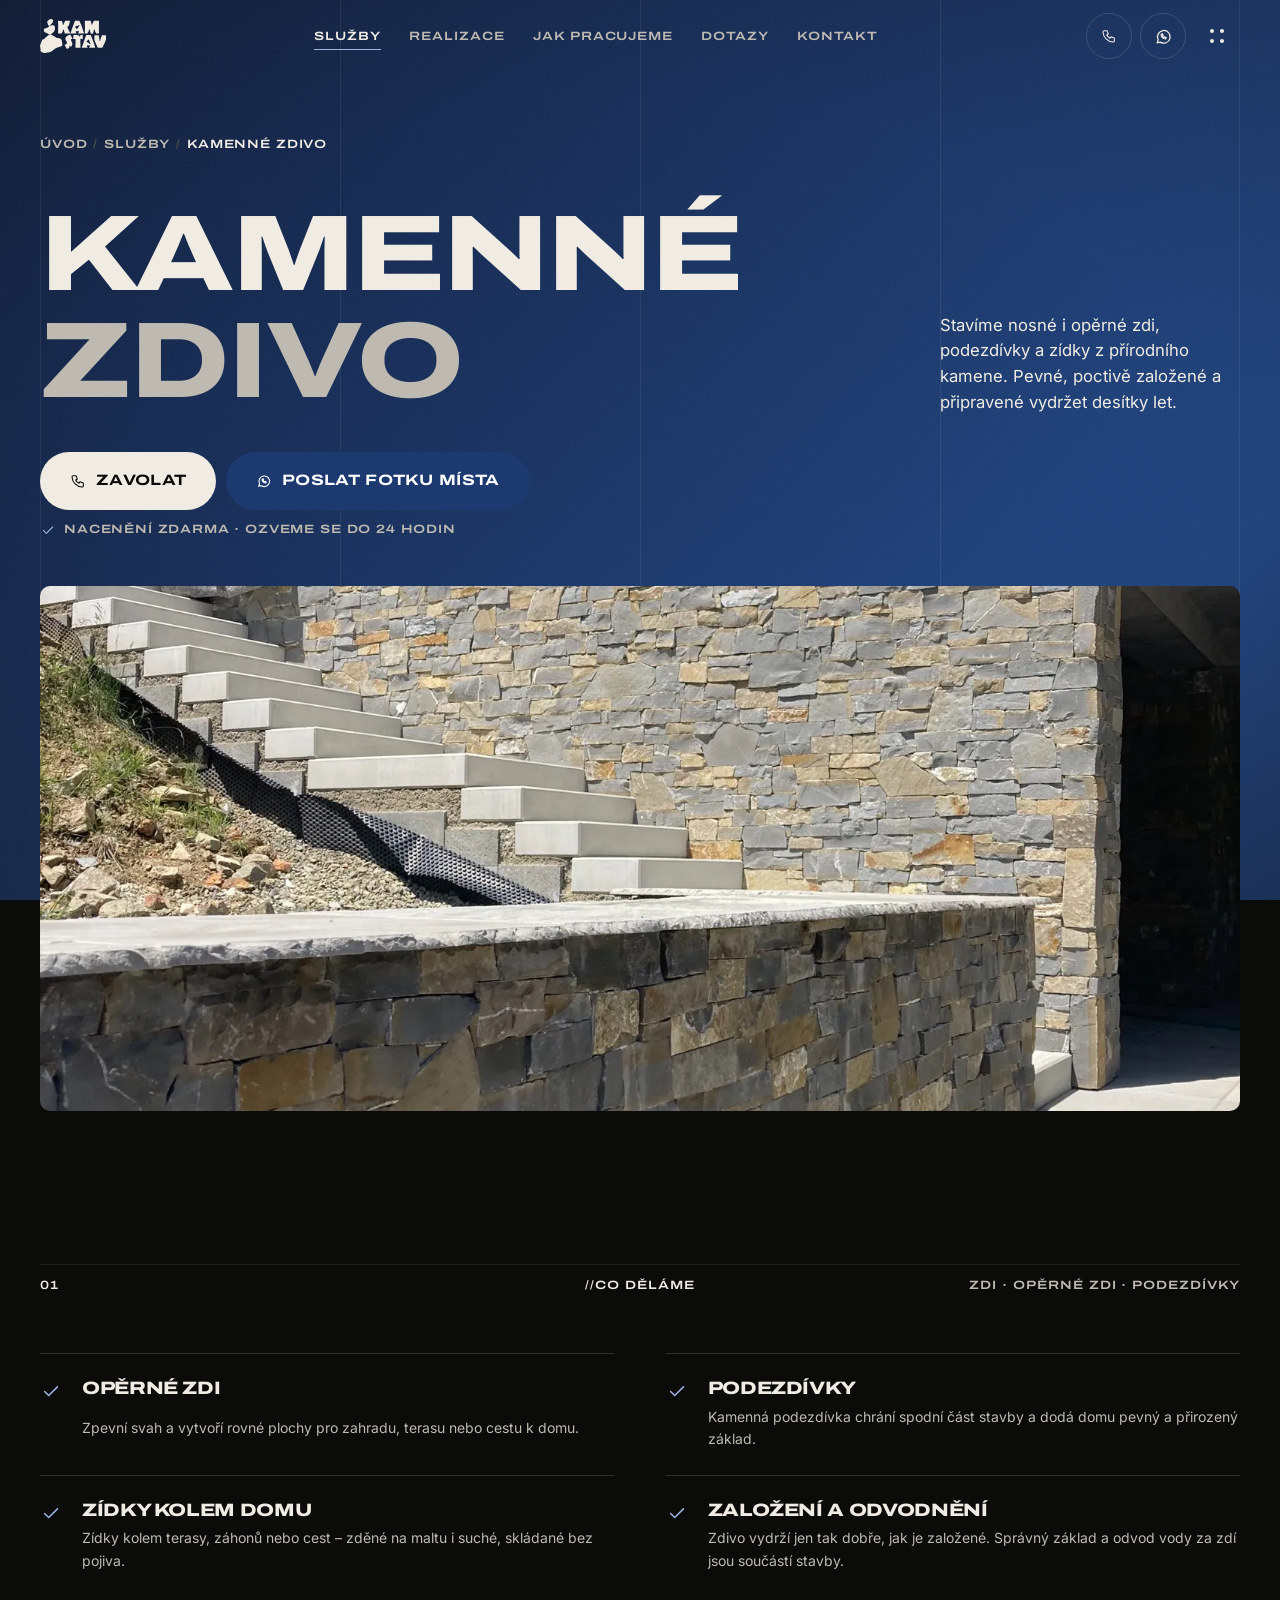
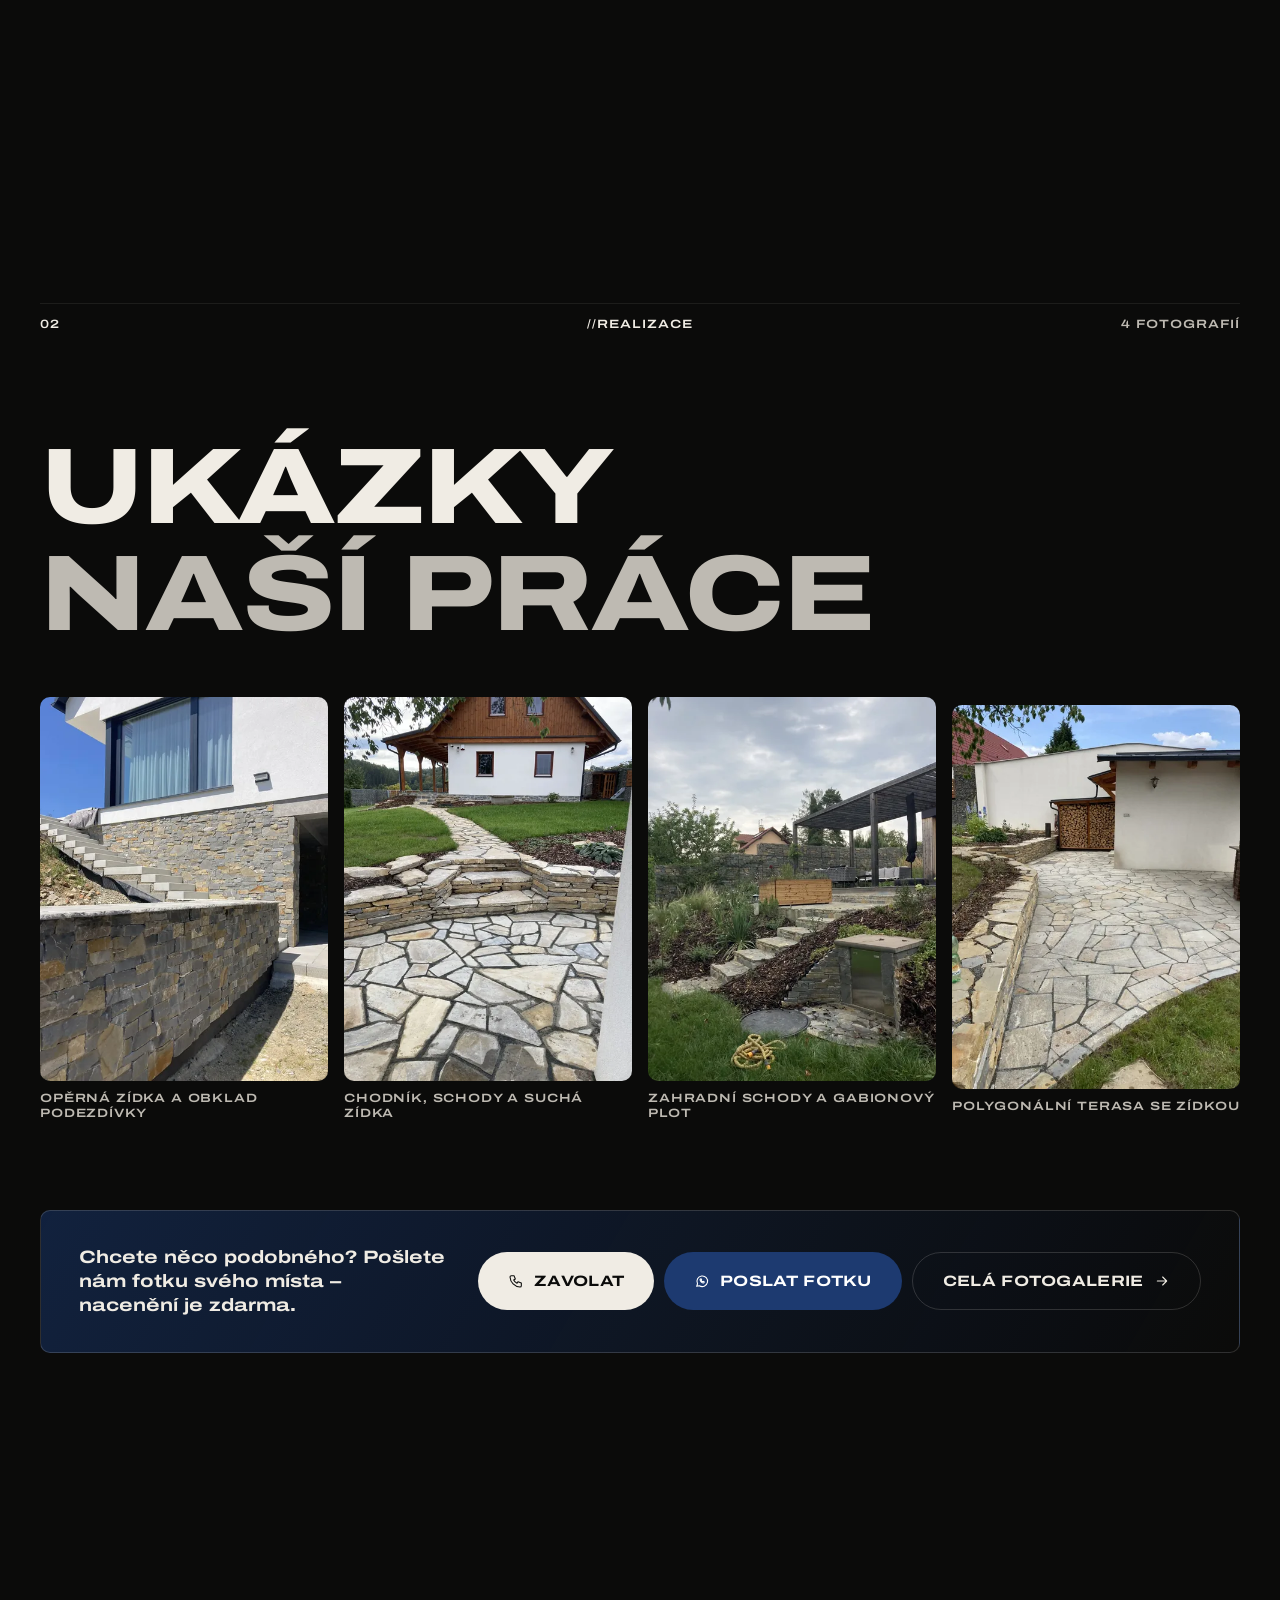
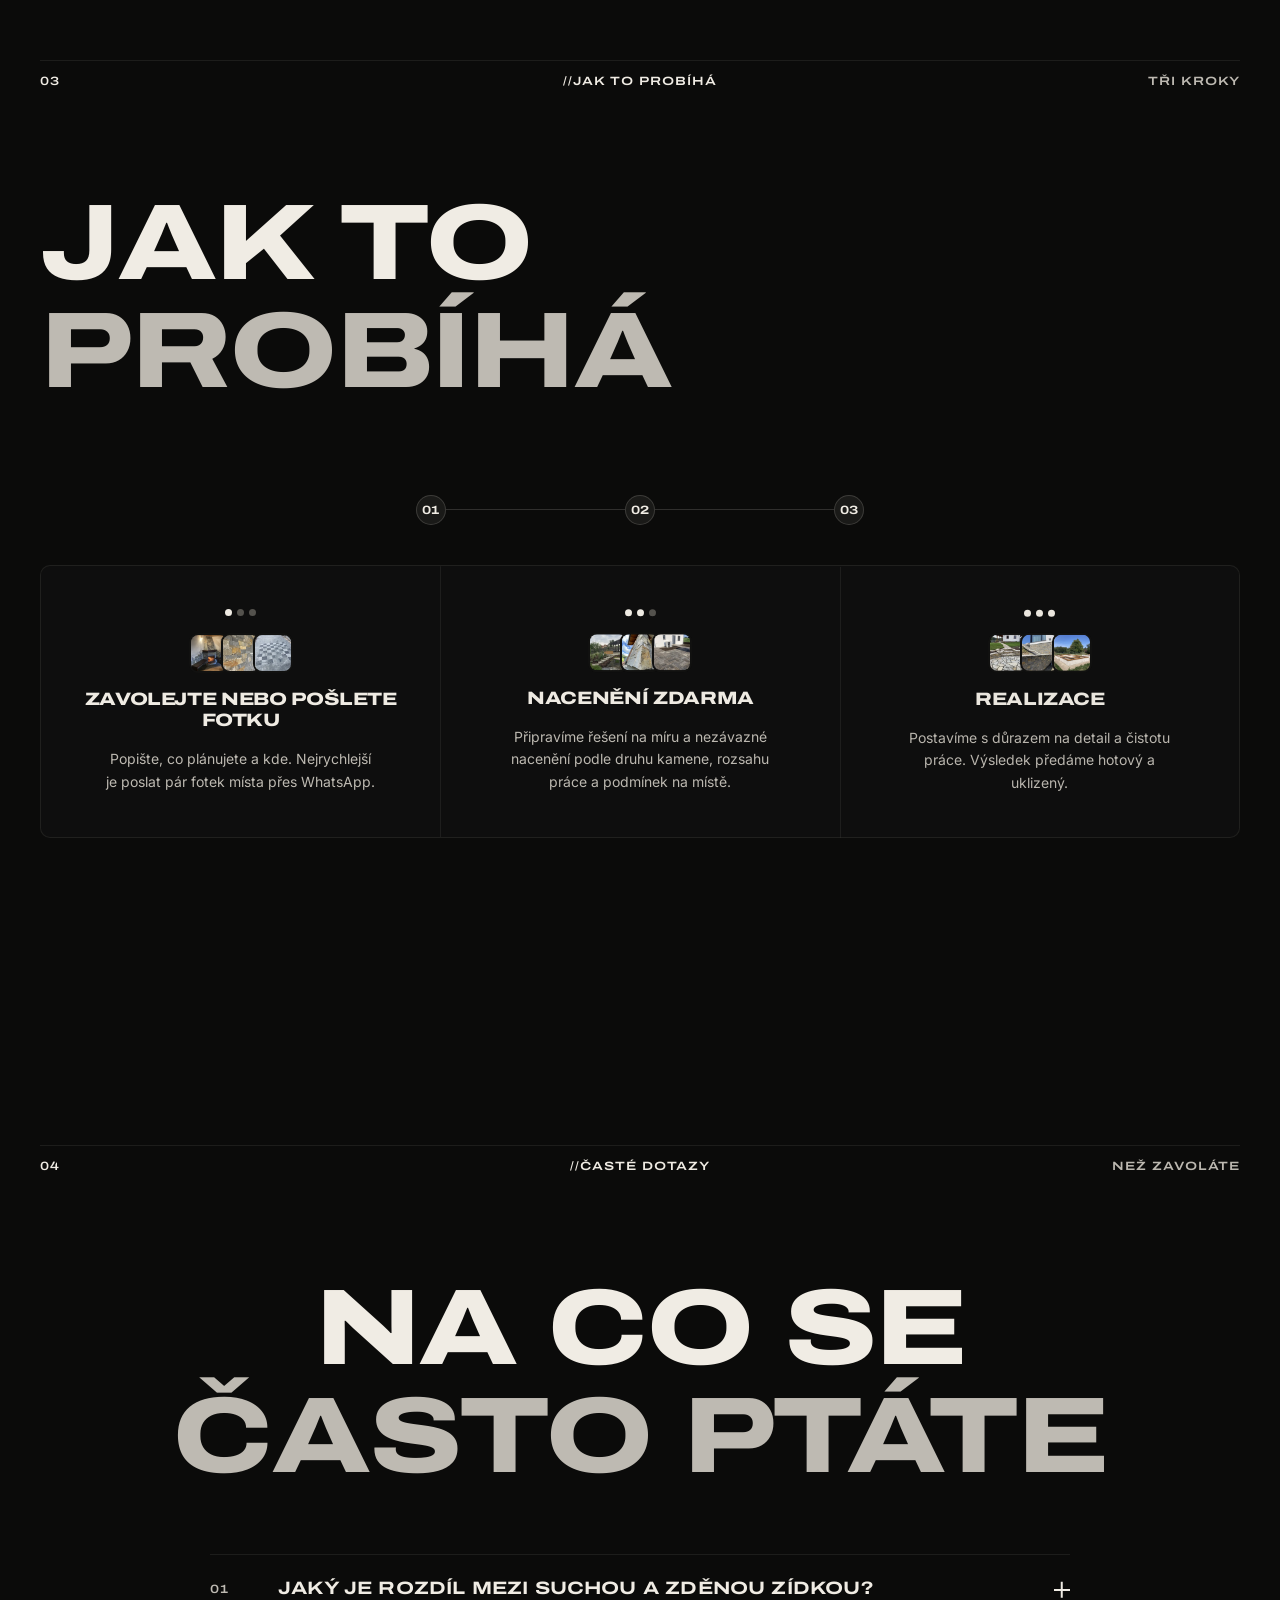
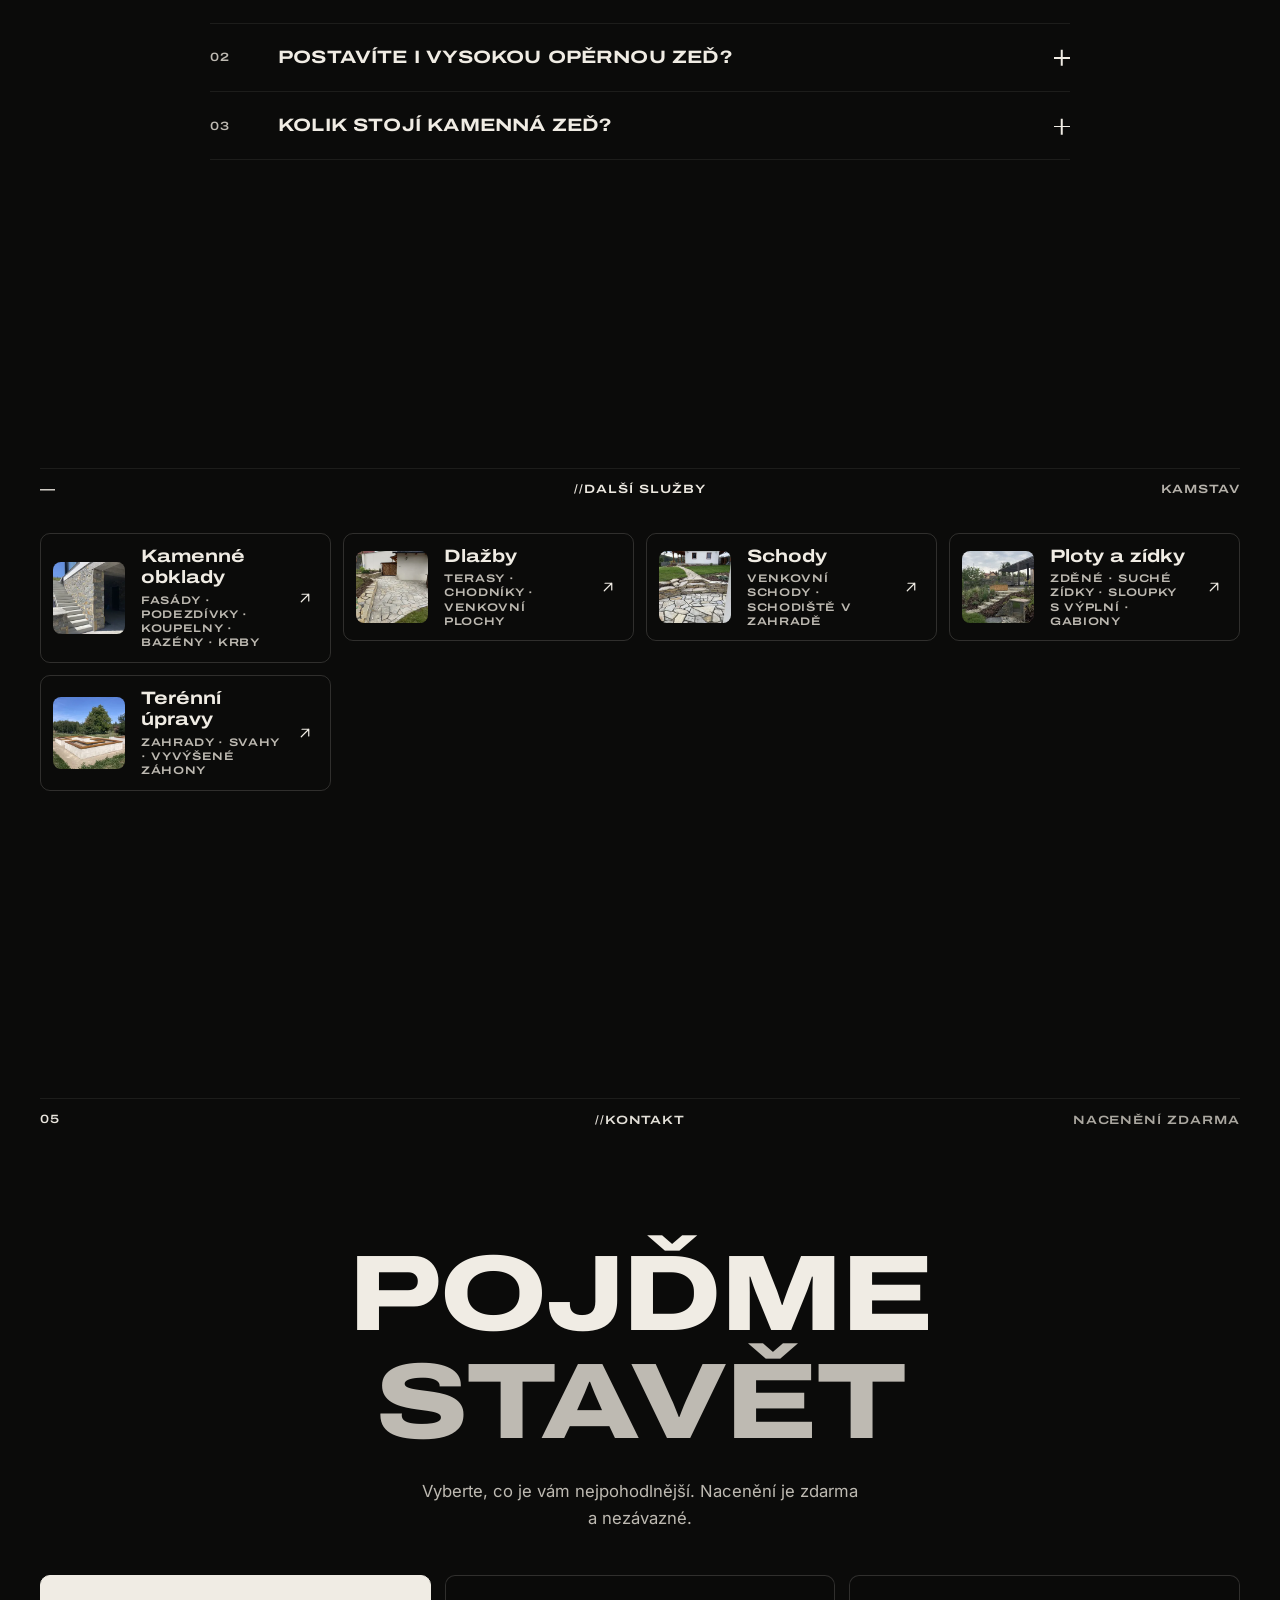
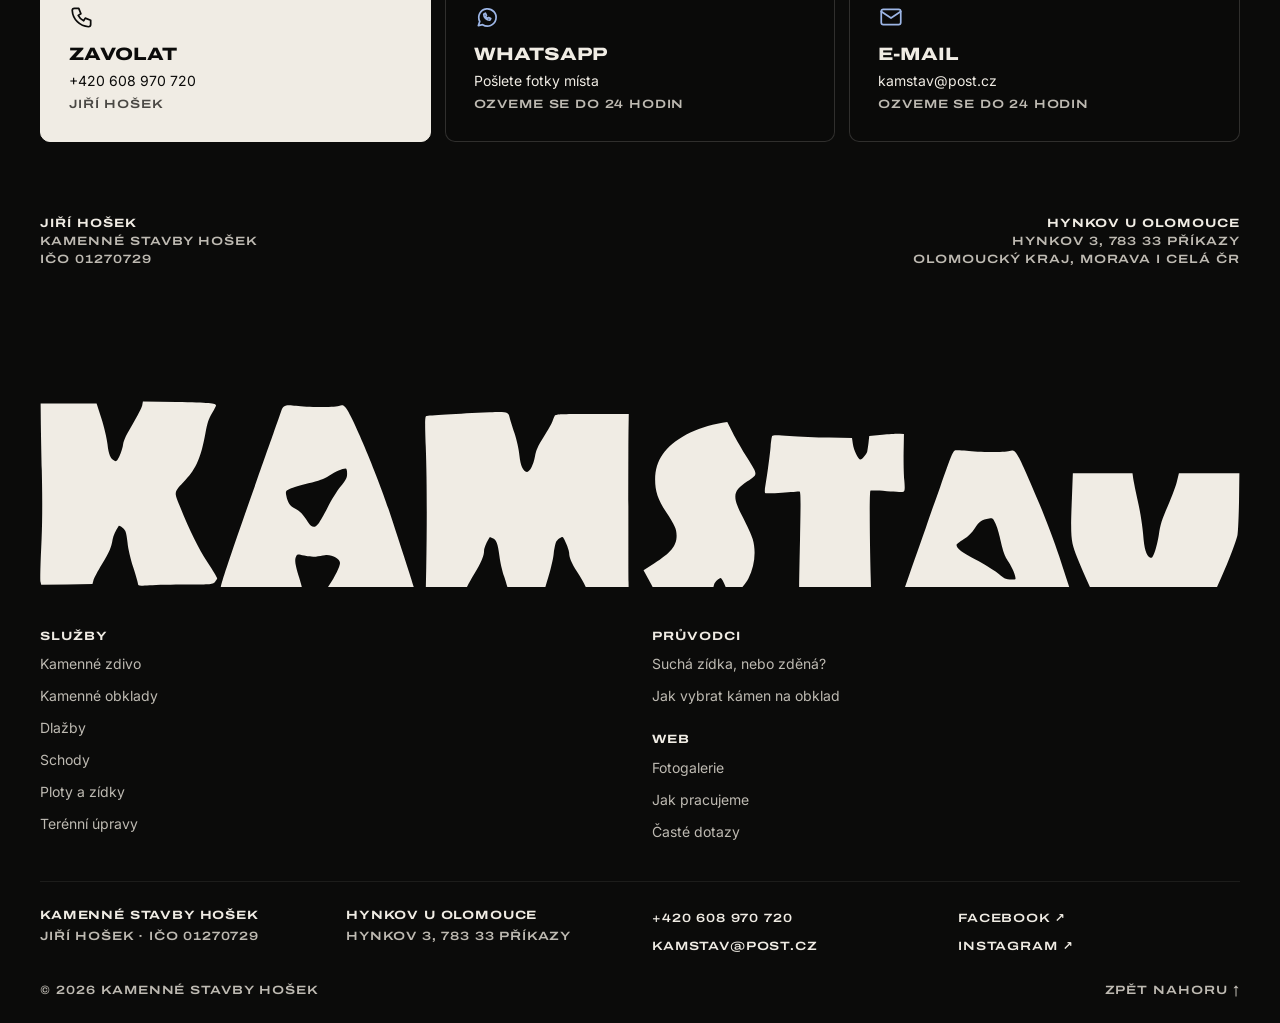
<file: kamenne-zdivo/index.html>
<!doctype html>
<html lang="cs" data-page="service" data-slug="kamenne-zdivo">
<head>
  <meta charset="UTF-8" />
  <script>(function(d){var c='js',k='kamstav-intro',p=!0;try{if(sessionStorage.getItem(k))p=!1;else sessionStorage.setItem(k,'1')}catch(e){}if(matchMedia('(prefers-reduced-motion: reduce)').matches){c+=' reduce';p=!1}c+=p&&d.dataset.page==='home'?' intro-play':' no-intro';d.className+=' '+c})(document.documentElement)</script>
  <meta name="viewport" content="width=device-width, initial-scale=1" />
  <meta name="theme-color" content="#0b0b0a" />
  <link rel="icon" href="/favicon.svg" type="image/svg+xml" />
  <link rel="preload" href="/fonts/archivo-latin-wdth-normal.woff2" as="font" type="font/woff2" crossorigin />
  <link rel="preload" href="/fonts/inter-latin-wght-normal.woff2" as="font" type="font/woff2" crossorigin />
  <link rel="preload" href="/fonts/archivo-cz.woff2" as="font" type="font/woff2" crossorigin />
  <link rel="preload" as="image" href="/img/zidka-obklad-podezdivky-800.webp" imagesrcset="/img/zidka-obklad-podezdivky-240.webp 240w, /img/zidka-obklad-podezdivky-480.webp 480w, /img/zidka-obklad-podezdivky-800.webp 800w, /img/zidka-obklad-podezdivky-1200.webp 1200w, /img/zidka-obklad-podezdivky-1600.webp 1600w" imagesizes="(max-width: 1280px) 100vw, 1240px" fetchpriority="high" />
  <title>Kamenné zdivo, opěrné zdi a podezdívky | Kamstav – Olomoucko</title>
  <meta name="description" content="Stavíme kamenné opěrné zdi, podezdívky a zídky z přírodního kamene. Kamenné stavby Hošek, Hynkov u Olomouce – Olomoucký kraj, Morava i celá ČR. Nacenění zdarma." />
  <link rel="canonical" href="https://kamstav.vercel.app/kamenne-zdivo/" />
  <meta property="og:type" content="website" />
  <meta property="og:url" content="https://kamstav.vercel.app/kamenne-zdivo/" />
  <meta property="og:title" content="Kamenné zdivo – Kamstav" />
  <meta property="og:description" content="Stavíme kamenné opěrné zdi, podezdívky a zídky z přírodního kamene. Kamenné stavby Hošek, Hynkov u Olomouce – Olomoucký kraj, Morava i celá ČR. Nacenění zdarma." />
  <meta property="og:site_name" content="Kamstav" />
  <meta property="og:locale" content="cs_CZ" />
  <meta property="og:image" content="https://kamstav.vercel.app/og.jpg" />
  <meta property="og:image:width" content="1200" />
  <meta property="og:image:height" content="630" />
  <meta property="og:image:alt" content="Kamstav – kamenná zídka a obklad z přírodního kamene" />
  <meta name="twitter:card" content="summary_large_image" />
  <meta name="robots" content="index, follow, max-image-preview:large" />
  <meta name="geo.region" content="CZ-71" />
  <meta name="geo.placename" content="Hynkov, Příkazy" />
  <link rel="apple-touch-icon" href="/apple-touch-icon.png" />
  <link rel="manifest" href="/site.webmanifest" />
  <script type="application/ld+json">{"@context":"https://schema.org","@graph":[{"@type":["HomeAndConstructionBusiness","GeneralContractor"],"@id":"https://kamstav.vercel.app/#firma","name":"Kamstav – Kamenné stavby Hošek","alternateName":["Kamstav","Kamenné stavby Hošek"],"description":"Stavební práce s přírodním kamenem: kamenné zdivo, obklady fasád, podezdívek, koupelen, bazénů a krbů, kamenné schody, venkovní dlažby, ploty, suché zídky, gabiony a terénní úpravy.","url":"https://kamstav.vercel.app/","telephone":"+420608970720","email":"kamstav@post.cz","image":["https://kamstav.vercel.app/og.jpg","https://kamstav.vercel.app/img/dlazba-chodnik-zidka-1600.webp","https://kamstav.vercel.app/img/zidka-obklad-podezdivky-1600.webp","https://kamstav.vercel.app/img/obklad-schodiste-1600.webp","https://kamstav.vercel.app/img/krb-obklad-1600.webp","https://kamstav.vercel.app/img/zahrada-schody-gabiony-1280.webp","https://kamstav.vercel.app/img/dlazba-terasa-drevnik-980.webp"],"logo":"https://kamstav.vercel.app/icon-512.png","founder":{"@type":"Person","name":"Jiří Hošek"},"identifier":{"@type":"PropertyValue","propertyID":"IČO","value":"01270729"},"address":{"@type":"PostalAddress","streetAddress":"Hynkov 3","addressLocality":"Příkazy","postalCode":"783 33","addressRegion":"Olomoucký kraj","addressCountry":"CZ"},"areaServed":[{"@type":"AdministrativeArea","name":"Olomoucký kraj"},{"@type":"Place","name":"Morava"},{"@type":"Country","name":"Česká republika"}],"knowsAbout":["přírodní kámen","kamenné zdivo","kamenné obklady","suché zídky","polygonální dlažba","gabiony","kamenné schody","terénní úpravy"],"hasCredential":{"@type":"EducationalOccupationalCredential","name":"Osvědčení na provádění staveb, jejich změn a odstraňování"},"sameAs":["https://www.facebook.com/kamstav.cz/","https://www.instagram.com/kamstav.cz"],"hasOfferCatalog":{"@type":"OfferCatalog","name":"Kamenické a stavební práce","itemListElement":[{"@type":"Offer","itemOffered":{"@id":"https://kamstav.vercel.app/kamenne-zdivo/#sluzba"}},{"@type":"Offer","itemOffered":{"@id":"https://kamstav.vercel.app/kamenne-obklady/#sluzba"}},{"@type":"Offer","itemOffered":{"@id":"https://kamstav.vercel.app/kamenne-dlazby/#sluzba"}},{"@type":"Offer","itemOffered":{"@id":"https://kamstav.vercel.app/kamenne-schody/#sluzba"}},{"@type":"Offer","itemOffered":{"@id":"https://kamstav.vercel.app/ploty-a-zidky/#sluzba"}},{"@type":"Offer","itemOffered":{"@id":"https://kamstav.vercel.app/terenni-upravy/#sluzba"}}]}},{"@type":"WebSite","@id":"https://kamstav.vercel.app/#web","url":"https://kamstav.vercel.app/","name":"Kamstav","inLanguage":"cs","publisher":{"@id":"https://kamstav.vercel.app/#firma"}},{"@type":"Service","@id":"https://kamstav.vercel.app/kamenne-zdivo/#sluzba","name":"Kamenné zdivo","serviceType":"Kamenné zdivo","description":"Stavíme nosné i opěrné zdi, podezdívky a zídky z přírodního kamene. Pevné, poctivě založené a připravené vydržet desítky let.","url":"https://kamstav.vercel.app/kamenne-zdivo/","image":"https://kamstav.vercel.app/img/zidka-obklad-podezdivky-1600.webp","provider":{"@id":"https://kamstav.vercel.app/#firma"},"areaServed":[{"@type":"AdministrativeArea","name":"Olomoucký kraj"},{"@type":"Place","name":"Morava"},{"@type":"Country","name":"Česká republika"}],"hasOfferCatalog":{"@type":"OfferCatalog","name":"Kamenné zdivo","itemListElement":[{"@type":"Offer","itemOffered":{"@type":"Service","name":"Opěrné zdi","description":"Zpevní svah a vytvoří rovné plochy pro zahradu, terasu nebo cestu k domu."}},{"@type":"Offer","itemOffered":{"@type":"Service","name":"Podezdívky","description":"Kamenná podezdívka chrání spodní část stavby a dodá domu pevný a přirozený základ."}},{"@type":"Offer","itemOffered":{"@type":"Service","name":"Zídky kolem domu","description":"Zídky kolem terasy, záhonů nebo cest – zděné na maltu i suché, skládané bez pojiva."}},{"@type":"Offer","itemOffered":{"@type":"Service","name":"Založení a odvodnění","description":"Zdivo vydrží jen tak dobře, jak je založené. Správný základ a odvod vody za zdí jsou součástí stavby."}}]}},{"@type":"WebPage","@id":"https://kamstav.vercel.app/kamenne-zdivo/#stranka","url":"https://kamstav.vercel.app/kamenne-zdivo/","name":"Kamenné zdivo, opěrné zdi a podezdívky | Kamstav – Olomoucko","description":"Stavíme kamenné opěrné zdi, podezdívky a zídky z přírodního kamene. Kamenné stavby Hošek, Hynkov u Olomouce – Olomoucký kraj, Morava i celá ČR. Nacenění zdarma.","isPartOf":{"@id":"https://kamstav.vercel.app/#web"},"about":{"@id":"https://kamstav.vercel.app/kamenne-zdivo/#sluzba"},"inLanguage":"cs","dateModified":"2026-11-03"},{"@type":"FAQPage","@id":"https://kamstav.vercel.app/kamenne-zdivo/#faq","mainEntity":[{"@type":"Question","name":"Jaký je rozdíl mezi suchou a zděnou zídkou?","acceptedAnswer":{"@type":"Answer","text":"Suchá zídka se skládá bez malty a drží vlastní vahou kamene, zděná je spojená maltou, je pevnější a unese větší zatížení."}},{"@type":"Question","name":"Postavíte i vysokou opěrnou zeď?","acceptedAnswer":{"@type":"Answer","text":"U opěrných zdí rozhoduje výška, zatížení a typ svahu. U vyšších zdí je potřeba posoudit statiku – vše probereme při nacenění."}},{"@type":"Question","name":"Kolik stojí kamenná zeď?","acceptedAnswer":{"@type":"Answer","text":"Cena závisí na druhu kamene, rozsahu práce a přístupu na místo, proto každou zakázku naceňujeme na míru. Nacenění je zdarma – stačí zavolat nebo poslat fotky místa přes WhatsApp."}}]},{"@type":"BreadcrumbList","itemListElement":[{"@type":"ListItem","position":1,"name":"Úvod","item":"https://kamstav.vercel.app/"},{"@type":"ListItem","position":2,"name":"Služby","item":"https://kamstav.vercel.app/#sluzby"},{"@type":"ListItem","position":3,"name":"Kamenné zdivo","item":"https://kamstav.vercel.app/kamenne-zdivo/"}]}]}</script>
  <script type="module" crossorigin src="/assets/main-CPPkA79n.js"></script>
  <link rel="stylesheet" crossorigin href="/assets/style-BR2X69S3.css">
</head>
<body>
  <div id="root"><link rel="preload" as="image" imageSrcSet="/img/zidka-obklad-podezdivky-240.webp 240w, /img/zidka-obklad-podezdivky-480.webp 480w, /img/zidka-obklad-podezdivky-800.webp 800w, /img/zidka-obklad-podezdivky-1200.webp 1200w, /img/zidka-obklad-podezdivky-1600.webp 1600w" imageSizes="(max-width: 1280px) 100vw, 1240px" fetchPriority="high"/><div><div class="bg-gradient" aria-hidden="true"></div><div class="grid-lines" aria-hidden="true"><div class="wrap"><span></span><span></span><span></span><span></span></div></div><a class="skip" href="#obsah">Přeskočit na obsah</a><header class="header"><div class="wrap"><a href="/" class="logo-link" aria-label="Kamstav – úvod"><svg viewBox="0 0 1002 515" role="img" aria-label="Kamstav" aria-hidden="true"><g class="stones" fill="currentColor"><path class="stone stone-bottom" d="M45.4 512.1C32.2 506.9 18.5 497.7 12.3 489.8C7.5 483.8 6.5 479.2 7.9 468.9C9.6 455.7 9.3 451.2 5.5 433.9C3.6 425.1 2 417 2 415.9C2 414.9 1.5 414 1 414C-0.2 414 -0.4 404.3 0.8 403.8C1.2 403.6 2.8 399.1 4.3 393.8C7.5 382.4 18.2 352.4 25.2 335.3C31.5 319.9 34.6 316.6 50.2 308.5C67.4 299.7 71.5 296.5 82 284C90.6 273.8 96.4 268.7 112 257.6C141.6 236.5 145.1 234.7 156.5 234.8C169.4 234.8 184.5 241.6 212.5 259.9C245.6 281.7 254.1 285.6 274.4 288.5C280.9 289.4 288.5 290.9 291.4 291.7C303.6 295.3 318.8 305.3 325.1 313.9C328.6 318.5 329.4 322 332.4 342.5C335.9 367.3 336.9 375.2 337.6 387.5C338.2 396.8 338 399.1 336.6 401.8C332.2 410.4 314.6 418.3 277.3 428.5C254.3 434.8 249.9 436.4 239.3 442C228.6 447.6 218.6 454.7 200 470C173.7 491.7 160.6 499 141 503.3C111.7 509.8 76.5 515 62.8 515C53.9 514.9 51.5 514.5 45.4 512.1Z"></path><path class="stone stone-mid" d="M140.2 234C134.2 231.9 128.7 228.8 118.5 222C108.3 215.1 104.4 213.4 91.8 210C73.9 205.1 68 201.7 64.5 194.3C62.5 190.1 59.1 168.5 59 159.9C59 150.3 63.2 147.1 84.5 140.5C107 133.7 111.2 131.5 131.3 115.7C141.4 107.8 153.4 100.5 154.8 101.4C155.2 101.6 157.4 101.5 159.6 101C169.5 98.6 189.1 95.7 195.2 95.7C201.1 95.6 202.8 96.1 209.7 99.5C215.1 102.3 218.4 104.8 220.6 107.7C223.6 111.6 223.8 112.6 224.5 122.7C224.9 128.6 225.6 135.7 226.1 138.4C228 148.5 227.3 154.1 222.4 168.2C217.8 181.5 214.1 190 211.7 193.1C211 194.1 207 197 202.9 199.6C198.7 202.3 190.7 208.8 185.1 214C164.6 233.1 152.6 238.4 140.2 234Z"></path><path class="stone stone-top" d="M138 102.1C123.4 98.2 120.4 94.6 119.1 79.7C118.5 73.4 117.4 69.4 114.6 63C109.4 51.3 107.6 44.9 108.4 40.8C109.2 36.3 118.2 26.3 126.2 20.9C129.5 18.6 133.3 15.1 134.8 13C138.5 7.7 142.9 5.5 154.2 3.4C159.6 2.4 164 1.2 164 0.8C164 0.4 165.3 0 167 0C168.7 0 170 0.4 170 0.8C170 1.9 179.4 4.9 185.8 5.9C188.6 6.3 192 7.6 193.1 8.6C196.3 11.4 199 17.9 199 23C199 27.5 193.6 46 190.4 52.2C189.5 54 184 60.5 178.1 66.5C168.6 76.4 167 78.6 162.1 88.6C157.1 98.9 156.3 99.9 152.3 101.9C147.2 104.4 146.6 104.4 138 102.1Z"></path></g><g class="letters" fill="currentColor"><path class="letter" fill-rule="evenodd" d="M376.6 220.9C376.3 220.1 375.6 217.5 375 215C374.3 212.5 372.5 206.5 370.9 201.7C366.7 188.8 366.2 186.5 365 176.2C364.4 171 363.3 165.5 362.5 163.9C361.1 161.3 356.3 157.2 355.6 158.1C352.8 161.9 349.9 169.2 348.6 175.9C347.3 183.2 346.2 185.6 340.1 195.4C333.3 206.1 328 216.3 328 218.6C328 219.3 319.7 219.9 301.8 220.3C280.2 220.8 275.3 220.7 274.1 219.5C272.9 218.4 272.9 212.9 274.1 182.3C275.8 137.8 275.9 114.5 274.2 67.6C273.1 36.1 273.1 30.5 274.3 29.3C275.4 28.1 278.5 28.1 293.1 28.9C302.7 29.4 315.5 29.6 321.5 29.3L332.5 28.7L336.4 41.6C342.9 63 343.9 67.2 344 73.5C344.1 81 346.8 87.3 350.8 89.4L353.7 90.9L356.9 84.1C358.6 80.4 360 76.2 360 74.8C360 69.8 363 62.7 369.3 52.7C376.8 40.9 379.5 35.7 380.4 31.4C381.1 28.5 381.5 28.2 386.2 27.6C392.8 26.7 444.9 27.9 452 29.1C455 29.6 457.8 30.4 458.3 30.9C458.8 31.4 457.3 34.5 455 38.1C450.5 45.2 449.3 48.8 445.7 67.6C441.6 88.8 436.4 99.3 422.3 114.3C418.3 118.6 415 122.8 415 123.5C415 124.7 422.3 143.2 427.5 155.5C434.3 171.4 439.7 181.6 448.7 195.6C454.4 204.5 459 212.6 459 213.6C458.9 214.7 458 216.6 457 217.9L455 220.3L420.7 220.5C401.9 220.6 384.4 221.1 381.8 221.5C378.1 222.1 376.9 221.9 376.6 220.9Z"></path><path class="letter" fill-rule="evenodd" d="M528.5 220.8C518 220.3 499.7 220.1 487.8 220.4C475.8 220.7 465.4 220.7 464.5 220.4C463.7 220 463 218.8 463 217.6C463 214.9 477.8 171.6 501.9 103.2C514.4 68 519.9 52.2 524 40.5C526.3 33.9 528.7 27.9 529.3 27.1C530.5 25.7 530 25.7 562.4 27.7C568.1 28 576.8 27.7 582.8 27C593.2 25.8 593.2 25.8 595.6 28.1C597.8 30.4 605.4 46.7 618.2 76.5C628.8 101.3 633.7 114.1 640.8 136C644.7 147.8 652.4 171.4 657.9 188.3C663.5 205.3 667.7 219.6 667.4 220.1C667.1 220.7 657.3 220.8 642.2 220.4C628.6 220.1 607.8 220.3 596 220.8C584.2 221.4 574.4 221.7 574.2 221.6C574.1 221.4 576.7 216.9 580.1 211.6C586.5 201.3 588.3 197.5 589.5 192.3C590.1 189.2 590 189 584.1 186C577.1 182.5 576.6 182.5 568 184.6C561.8 186.2 561.1 186.2 552.7 184.3L543.9 182.3L542.4 185.1C541.1 187.7 541.1 188.7 542.5 194.4C543.3 198 545.3 205 547 210.1C550.3 220.2 550.6 222.1 548.8 221.8C548.1 221.8 539 221.3 528.5 220.8ZM563.3 152.9C566 151.7 569.3 146.4 577.5 130.5C580.6 124.5 584.4 118 585.8 116.1C596.3 102.9 597 101.8 597 98C597 91.2 596.7 91 589.5 93.5C585.9 94.8 581.3 97.2 579.1 98.9C573.8 103.1 570.6 104.3 555.5 107.8C542.4 110.9 537.1 112.7 533.6 115.5C531.8 116.9 531.8 117.3 533 122.7C534.7 129.5 536.9 132.2 543.5 135.8C547.5 137.9 549.5 140.1 553.5 146.2C556.2 150.5 559 153.9 559.7 154C560.4 154 562 153.5 563.3 152.9Z"></path><path class="letter" fill-rule="evenodd" d="M768.7 221.3C768.3 221 768 219.7 768 218.5C768 217.4 765.7 209.2 763 200.5C760 191 757.7 181.7 757.4 177.5C757.1 173.7 756.4 168.7 755.8 166.5C754.8 162.4 750.6 157 748.4 157C746.4 157 742 166.6 740.5 174.5C738.9 182.9 738.1 184.8 730.4 196.5C724.6 205.4 720 214.9 720 217.9C720 219.5 718.4 219.7 701.1 220.4C690.8 220.7 681.5 220.8 680.6 220.4C678.6 219.6 678.5 210.3 680.4 161.4C681.4 137.5 681.5 119.3 681 104.4C680.5 92.3 679.8 70.7 679.4 56.3L678.7 30.1L681.4 29C682.9 28.5 690.5 28 698.3 28C706.1 28 719.2 27.3 727.5 26.5C743.7 24.9 763.8 24.6 765.7 25.8C766.4 26.2 768 30.2 769.3 34.5C770.6 38.9 773.1 47.2 774.8 53C776.5 58.8 778.3 67.8 778.9 73C780 83.4 782 87.3 786.3 87.8C788.5 88.1 789.2 87.4 791.1 83.8C792.3 81.4 794.1 75.7 795.1 71.1C796.7 64 798.1 60.8 804.2 51.1C808.2 44.8 812.6 36.6 814 33L816.7 26.5L823.1 26.6C826.6 26.6 837.8 27 848 27.5C860.6 28 870.4 27.9 878.6 27.1C885.2 26.4 891.5 26.2 892.5 26.6C894.2 27.3 894.3 28.7 893.4 58.4C892.3 97.8 892.3 152 893.4 190.1C894.1 211.4 894 219.9 893.2 220.4C892.6 220.7 882.9 220.7 871.6 220.4L851 219.7L851 217.1C850.9 213.4 848.1 207.6 840.5 195.4C833.4 184.1 831.7 180.2 830.6 172.6C829.7 167 825.2 157 823.4 157C821 157 817 161.2 816.1 164.8C815.5 166.8 814.8 171.9 814.4 176C814.1 180.7 812 189.4 809 199C806.4 207.5 803.9 216.2 803.6 218.2L802.9 222L786.1 222C776.9 222 769 221.7 768.7 221.3Z"></path><path class="letter" fill-rule="evenodd" d="M403.6 450.8C401.8 447.8 379.1 406.1 375.7 399.4L373.2 394.4L383.2 388C401.7 376.3 408 368.6 408 357.9C408 351.1 406 346.8 397 333.6C388.7 321.3 386.1 314.7 385.3 303.6C384.3 288 388.2 277.1 398.8 265.9C411.3 252.6 429.7 243.7 453.5 239.6C462 238.1 461.5 237.8 465.3 246.2C467.8 251.9 481.3 275 489 286.7L493 293L483.6 299.9C466.1 312.9 465.6 316.8 478.4 339.8C487.3 355.9 490 364.3 490 376.2C490 393.7 485.1 405.2 472.3 417.8C467.7 422.3 463.5 425.8 463.1 425.5C462.6 425.3 462 422.7 461.6 419.8C461.1 415.7 457.5 406.3 455.3 403.1C455.1 402.9 453.9 403.2 452.5 403.8C448.4 405.7 446.3 410.4 445.5 419.4C444.8 428 442.7 437.7 441.2 439.2C438.9 441.5 409.5 453 405.9 453C405.4 453 404.4 452 403.6 450.8Z"></path><path class="letter" fill-rule="evenodd" d="M537.2 435C536 433.8 535.8 430.9 536.4 417.5C538.4 370.7 539 349.1 539 326.6L539 301.7L528.8 302.4C523.1 302.8 514.8 303.5 510.2 303.9C504.9 304.3 501.6 304.2 501 303.5C500.6 303 501.5 295.5 503.1 287C504.7 278.5 506 268.6 506.1 265C506.1 261.4 506.7 254.9 507.3 250.5L508.5 242.5L512.5 242.6C514.7 242.6 525 243.2 535.5 243.8C546 244.5 563.1 245 573.6 245L592.8 245L593.4 248.1C593.7 249.8 594 252.2 594 253.3C594 254.4 595.4 258.4 597.1 262.1L600.3 268.9L603.2 267.4C607.3 265.3 609.9 259 610 251.5C610 248.2 610.4 245 610.8 244.4C611.2 243.7 615.3 242.9 620 242.6C624.7 242.2 632.2 241.4 636.6 240.9C649 239.5 648.3 238.4 647.4 258C647 269.5 647.1 279 648 288C649.5 303 649.4 303.3 642.5 302.5C640.3 302.3 632.6 301.8 625.4 301.5L612.3 300.9L611.6 317.2C611.3 326.2 611.4 346.1 612 361.5C614.3 423.4 614.4 434.6 612.9 435.6C612.1 436.1 595.1 436.5 575.1 436.5C544.5 436.5 538.4 436.3 537.2 435Z"></path><path class="letter" fill-rule="evenodd" d="M699 436.8C688.8 436.3 670.3 436.1 657.8 436.4C638.9 436.8 635 436.7 634 435.5C633 434.4 633.3 432.5 635 426.8C638 417 654.5 369.3 674.2 313.5C677.5 304.1 682.9 288.9 686.2 279.5C698.4 244.7 699.2 242.9 701.4 242C702.6 241.6 708 241.7 713.5 242.3C726.1 243.7 753.1 243.7 758.9 242.2C763.1 241.2 763.5 241.3 765.8 243.8C771.2 249.7 799.4 316.7 810 349C830.7 411.8 838.2 435.2 837.6 435.8C837.2 436.1 818.8 436.5 796.7 436.5C774.6 436.6 753.7 437 750.2 437.5C745.6 438.1 744 437.9 744 437.1C744 436.4 746 432.7 748.5 428.9C754.4 419.7 757.7 413.2 758.5 408.8C759.2 405.3 759.1 405.2 753.7 402.1C747.5 398.6 744.8 398.3 737.3 400.7C732.1 402.3 731.6 402.3 722.7 400.3C714.3 398.4 713.4 398.4 712.2 399.9C710.2 402.4 711.4 411.1 715.4 423.2C719.5 435.8 719.8 437.2 718.5 437.5C718 437.6 709.2 437.3 699 436.8ZM765.4 377.2C766.4 375.6 762 365.1 757.7 358.8C754.3 353.8 752.8 350.3 751.5 344.3C748 328.9 745.9 321.4 743.6 317.5C741.7 314 741 313.5 738.1 313.7C736.2 313.7 732.8 314.6 730.4 315.5C726.8 316.9 725.6 318.1 722.7 323.3C719.9 328.5 718.1 330.3 711.4 334.8C705.1 339.1 703.6 340.6 703.8 342.3C704.3 345.8 709.4 349.5 725 357.5C733.1 361.7 740.7 366.1 742.1 367.3C743.4 368.6 746.9 371.5 749.8 373.8C754.4 377.4 755.8 378 760 378C762.7 378 765.1 377.6 765.4 377.2Z"></path><path class="letter" fill-rule="evenodd" d="M877.5 435C874.1 431 840.6 359.2 829.4 331.5C824.7 319.9 824.5 319.2 824.2 308C824.1 301.7 824.3 285.1 824.7 271.2C825.4 250.4 825.8 245.8 827 245C827.9 244.4 834.3 244.3 843 244.8C858.8 245.6 863.5 245.6 878.5 245.1L888.5 244.7L889.7 251.6C890.3 255.4 892.7 266.8 895 277C897.9 290 899.4 299.5 900 309C901.1 325.1 902.1 328.9 906.2 333L909.3 336.1L912.2 328.8C913.8 324.7 915.5 317.8 916.1 313.1C917.6 300.3 918.6 297 925.1 282.2C933.3 263.8 935.8 256.8 936.6 249.8L937.3 244L947.9 244.7C961.1 245.7 965.8 245.7 984.1 244.8C995.7 244.2 999 244.3 1000.5 245.4C1002.3 246.7 1002.3 248 1001.2 279.7L1000.1 312.6L994.7 326.1C983.1 355.2 972.9 377.8 958.5 406.5L943.5 436.5L911.2 436.5C883.6 436.5 878.7 436.3 877.5 435Z"></path></g></svg></a><nav class="nav-bar" aria-label="Sekce"><a href="/#sluzby" class="on" aria-current="location">Služby</a><a href="#realizace" class="">Realizace</a><a href="#jak-pracujeme" class="">Jak pracujeme</a><a href="#faq" class="">Dotazy</a><a href="#kontakt" class="">Kontakt</a></nav><div class="right"><a class="btn btn-line call-btn" href="tel:+420608970720"><svg viewBox="0 0 24 24" fill="none" stroke="currentColor" stroke-width="1.6" stroke-linecap="round" stroke-linejoin="round" aria-hidden="true"><path d="M5 4h4l2 5-2.5 1.5a11 11 0 0 0 5 5L15 13l5 2v4a2 2 0 0 1-2 2A16 16 0 0 1 3 6a2 2 0 0 1 2-2"></path></svg> <span class="num">+420 608 970 720</span><span class="sr-only">Zavolat</span></a><a class="icon-btn wa-btn" href="https://wa.me/420608970720?text=Dobr%C3%BD%20den%2C%20m%C3%A1m%20z%C3%A1jem%20o%20nacen%C4%9Bn%C3%AD%20kamenn%C3%BDch%20prac%C3%AD.%20Pos%C3%ADl%C3%A1m%20fotky%20m%C3%ADsta%3A" target="_blank" rel="noopener" aria-label="Napsat přes WhatsApp"><svg viewBox="0 0 24 24" fill="none" stroke="currentColor" stroke-width="1.6" stroke-linecap="round" stroke-linejoin="round" aria-hidden="true"><path d="M4 20l1.3-3.9A8 8 0 1 1 8 19.1z"></path><path d="M9 9.5c0 3 2.5 5.5 5.5 5.5l1-1.5-2-1-1 .8a4 4 0 0 1-1.8-1.8l.8-1-1-2z"></path></svg></a><button class="menu-btn" aria-expanded="false" aria-controls="menu" aria-label="Otevřít menu"><span class="grid4" aria-hidden="true"><i></i><i></i><i></i><i></i></span></button></div></div></header><div class="menu" id="menu" aria-hidden="true"><nav aria-label="Hlavní"><ul><li class="mask"><a href="/#uvod" tabindex="-1">Úvod</a></li><li class="mask"><a href="/#sluzby" tabindex="-1">Služby</a></li><li class="mask"><a href="/#realizace" tabindex="-1">Realizace</a></li><li class="mask"><a href="/#jak-pracujeme" tabindex="-1">Jak pracujeme</a></li><li class="mask"><a href="/fotogalerie/" tabindex="-1">Fotogalerie</a></li><li class="mask"><a href="/#faq" tabindex="-1">Dotazy</a></li><li class="mask"><a href="/#kontakt" tabindex="-1">Kontakt</a></li></ul></nav><div class="menu-sub wrap"><span class="eyebrow">Služby</span><ul><li><a href="/kamenne-zdivo/" tabindex="-1">Kamenné zdivo</a></li><li><a href="/kamenne-obklady/" tabindex="-1">Kamenné obklady</a></li><li><a href="/kamenne-dlazby/" tabindex="-1">Dlažby</a></li><li><a href="/kamenne-schody/" tabindex="-1">Schody</a></li><li><a href="/ploty-a-zidky/" tabindex="-1">Ploty a zídky</a></li><li><a href="/terenni-upravy/" tabindex="-1">Terénní úpravy</a></li></ul></div><div class="menu-foot"><div class="wrap"><span>© <!-- -->2026<!-- --> <!-- -->Kamenné stavby Hošek</span><span><a href="tel:+420608970720" tabindex="-1">+420 608 970 720</a> · <a href="https://wa.me/420608970720?text=Dobr%C3%BD%20den%2C%20m%C3%A1m%20z%C3%A1jem%20o%20nacen%C4%9Bn%C3%AD%20kamenn%C3%BDch%20prac%C3%AD.%20Pos%C3%ADl%C3%A1m%20fotky%20m%C3%ADsta%3A" target="_blank" rel="noopener" tabindex="-1">WhatsApp</a> · <a href="mailto:kamstav@post.cz" tabindex="-1">kamstav@post.cz</a></span></div></div></div><main id="obsah"><section class="sp-hero" id="uvod"><div class="wrap"><nav class="crumbs" aria-label="Drobečková navigace"><span><a href="/">Úvod</a></span><span><i aria-hidden="true">/</i><a href="/#sluzby">Služby</a></span><span><i aria-hidden="true">/</i><span aria-current="page">Kamenné zdivo</span></span></nav><div class="title-row"><h1 class="display h-xl two-tone">Kamenné<br/><span class="line-2">zdivo</span></h1><p class="lead">Stavíme nosné i opěrné zdi, podezdívky a zídky z přírodního kamene. Pevné, poctivě založené a připravené vydržet desítky let.</p></div><div class="hero-cta sp-cta"><div class="hero-btns"><a class="btn btn-light btn-lg" href="tel:+420608970720"><svg viewBox="0 0 24 24" fill="none" stroke="currentColor" stroke-width="1.6" stroke-linecap="round" stroke-linejoin="round" aria-hidden="true"><path d="M5 4h4l2 5-2.5 1.5a11 11 0 0 0 5 5L15 13l5 2v4a2 2 0 0 1-2 2A16 16 0 0 1 3 6a2 2 0 0 1 2-2"></path></svg> Zavolat</a><a class="btn btn-navy btn-lg" href="https://wa.me/420608970720?text=Dobr%C3%BD%20den%2C%20m%C3%A1m%20z%C3%A1jem%20o%20nacen%C4%9Bn%C3%AD%20kamenn%C3%BDch%20prac%C3%AD.%20Pos%C3%ADl%C3%A1m%20fotky%20m%C3%ADsta%3A" target="_blank" rel="noopener"><svg viewBox="0 0 24 24" fill="none" stroke="currentColor" stroke-width="1.6" stroke-linecap="round" stroke-linejoin="round" aria-hidden="true"><path d="M4 20l1.3-3.9A8 8 0 1 1 8 19.1z"></path><path d="M9 9.5c0 3 2.5 5.5 5.5 5.5l1-1.5-2-1-1 .8a4 4 0 0 1-1.8-1.8l.8-1-1-2z"></path></svg> Poslat fotku místa</a></div><p class="hero-note"><svg viewBox="0 0 24 24" fill="none" stroke="currentColor" stroke-width="1.6" stroke-linecap="round" stroke-linejoin="round" aria-hidden="true"><path d="m5 12.5 4.5 4.5L19 7.5"></path></svg> Nacenění zdarma · <!-- -->Ozveme se do 24 hodin</p></div><div class="ph sp-photo"><img src="/img/zidka-obklad-podezdivky-800.webp" srcSet="/img/zidka-obklad-podezdivky-240.webp 240w, /img/zidka-obklad-podezdivky-480.webp 480w, /img/zidka-obklad-podezdivky-800.webp 800w, /img/zidka-obklad-podezdivky-1200.webp 1200w, /img/zidka-obklad-podezdivky-1600.webp 1600w" sizes="(max-width: 1280px) 100vw, 1240px" width="1920" height="2560" alt="Opěrná zídka a obklad podezdívky – Kamstav" loading="eager" fetchPriority="high" decoding="async"/></div></div></section><section class="section" id="co-delame"><div class="wrap"><div class="sec-head" data-reveal="head"><span class="num">01</span><span class="lbl">//<!-- -->Co děláme</span><span class="aside">Zdi · opěrné zdi · podezdívky</span></div><ul class="sp-points"><li data-reveal="fade"><svg viewBox="0 0 24 24" fill="none" stroke="currentColor" stroke-width="1.6" stroke-linecap="round" stroke-linejoin="round" aria-hidden="true"><path d="m5 12.5 4.5 4.5L19 7.5"></path></svg><h2 class="display t-h4">Opěrné zdi</h2><p>Zpevní svah a vytvoří rovné plochy pro zahradu, terasu nebo cestu k domu.</p></li><li data-reveal="fade"><svg viewBox="0 0 24 24" fill="none" stroke="currentColor" stroke-width="1.6" stroke-linecap="round" stroke-linejoin="round" aria-hidden="true"><path d="m5 12.5 4.5 4.5L19 7.5"></path></svg><h2 class="display t-h4">Podezdívky</h2><p>Kamenná podezdívka chrání spodní část stavby a dodá domu pevný a přirozený základ.</p></li><li data-reveal="fade"><svg viewBox="0 0 24 24" fill="none" stroke="currentColor" stroke-width="1.6" stroke-linecap="round" stroke-linejoin="round" aria-hidden="true"><path d="m5 12.5 4.5 4.5L19 7.5"></path></svg><h2 class="display t-h4">Zídky kolem domu</h2><p>Zídky kolem terasy, záhonů nebo cest – zděné na maltu i suché, skládané bez pojiva.</p></li><li data-reveal="fade"><svg viewBox="0 0 24 24" fill="none" stroke="currentColor" stroke-width="1.6" stroke-linecap="round" stroke-linejoin="round" aria-hidden="true"><path d="m5 12.5 4.5 4.5L19 7.5"></path></svg><h2 class="display t-h4">Založení a odvodnění</h2><p>Zdivo vydrží jen tak dobře, jak je založené. Správný základ a odvod vody za zdí jsou součástí stavby.</p></li></ul></div></section><section class="section" id="realizace"><div class="wrap"><div class="sec-head" data-reveal="head"><span class="num">02</span><span class="lbl">//<!-- -->Realizace</span><span class="aside">4 fotografií</span></div><div class="title-row"><h2 class="display h-xl two-tone" data-reveal="title">Ukázky<br/><span class="line-2">naší práce</span></h2></div><div class="sp-gallery" style="--n:4"><button class="g" aria-label="Zvětšit: Opěrná zídka a obklad podezdívky" data-reveal="fade"><div class="ph "><img src="/img/zidka-obklad-podezdivky-800.webp" srcSet="/img/zidka-obklad-podezdivky-240.webp 240w, /img/zidka-obklad-podezdivky-480.webp 480w, /img/zidka-obklad-podezdivky-800.webp 800w, /img/zidka-obklad-podezdivky-1200.webp 1200w, /img/zidka-obklad-podezdivky-1600.webp 1600w" sizes="(max-width: 720px) 50vw, 33vw" width="1920" height="2560" alt="Opěrná zídka a obklad podezdívky – Kamstav" loading="lazy" decoding="async"/></div><span>Opěrná zídka a obklad podezdívky</span></button><button class="g" aria-label="Zvětšit: Chodník, schody a suchá zídka" data-reveal="fade"><div class="ph "><img src="/img/dlazba-chodnik-zidka-800.webp" srcSet="/img/dlazba-chodnik-zidka-240.webp 240w, /img/dlazba-chodnik-zidka-480.webp 480w, /img/dlazba-chodnik-zidka-800.webp 800w, /img/dlazba-chodnik-zidka-1200.webp 1200w, /img/dlazba-chodnik-zidka-1600.webp 1600w" sizes="(max-width: 720px) 50vw, 33vw" width="1920" height="2560" alt="Chodník, schody a suchá zídka – Kamstav" loading="lazy" decoding="async"/></div><span>Chodník, schody a suchá zídka</span></button><button class="g" aria-label="Zvětšit: Zahradní schody a gabionový plot" data-reveal="fade"><div class="ph "><img src="/img/zahrada-schody-gabiony-800.webp" srcSet="/img/zahrada-schody-gabiony-240.webp 240w, /img/zahrada-schody-gabiony-480.webp 480w, /img/zahrada-schody-gabiony-800.webp 800w, /img/zahrada-schody-gabiony-1200.webp 1200w, /img/zahrada-schody-gabiony-1280.webp 1280w" sizes="(max-width: 720px) 50vw, 33vw" width="1280" height="1707" alt="Zahradní schody a gabionový plot – Kamstav" loading="lazy" decoding="async"/></div><span>Zahradní schody a gabionový plot</span></button><button class="g" aria-label="Zvětšit: Polygonální terasa se zídkou" data-reveal="fade"><div class="ph "><img src="/img/dlazba-terasa-drevnik-800.webp" srcSet="/img/dlazba-terasa-drevnik-240.webp 240w, /img/dlazba-terasa-drevnik-480.webp 480w, /img/dlazba-terasa-drevnik-800.webp 800w, /img/dlazba-terasa-drevnik-980.webp 980w" sizes="(max-width: 720px) 50vw, 33vw" width="980" height="1307" alt="Polygonální terasa se zídkou – Kamstav" loading="lazy" decoding="async"/></div><span>Polygonální terasa se zídkou</span></button></div><div class="cta-band" data-reveal="fade"><p>Chcete něco podobného? Pošlete nám fotku svého místa – nacenění je zdarma.</p><div class="cta-btns"><a class="btn btn-light btn-lg" href="tel:+420608970720"><svg viewBox="0 0 24 24" fill="none" stroke="currentColor" stroke-width="1.6" stroke-linecap="round" stroke-linejoin="round" aria-hidden="true"><path d="M5 4h4l2 5-2.5 1.5a11 11 0 0 0 5 5L15 13l5 2v4a2 2 0 0 1-2 2A16 16 0 0 1 3 6a2 2 0 0 1 2-2"></path></svg> Zavolat</a><a class="btn btn-navy btn-lg" href="https://wa.me/420608970720?text=Dobr%C3%BD%20den%2C%20m%C3%A1m%20z%C3%A1jem%20o%20nacen%C4%9Bn%C3%AD%20kamenn%C3%BDch%20prac%C3%AD.%20Pos%C3%ADl%C3%A1m%20fotky%20m%C3%ADsta%3A" target="_blank" rel="noopener"><svg viewBox="0 0 24 24" fill="none" stroke="currentColor" stroke-width="1.6" stroke-linecap="round" stroke-linejoin="round" aria-hidden="true"><path d="M4 20l1.3-3.9A8 8 0 1 1 8 19.1z"></path><path d="M9 9.5c0 3 2.5 5.5 5.5 5.5l1-1.5-2-1-1 .8a4 4 0 0 1-1.8-1.8l.8-1-1-2z"></path></svg> Poslat fotku</a><a class="btn btn-line btn-lg" href="/fotogalerie/?kategorie=zidky">Celá fotogalerie <svg viewBox="0 0 24 24" fill="none" stroke="currentColor" stroke-width="1.6" stroke-linecap="round" stroke-linejoin="round" aria-hidden="true"><path d="M5 12h14M13 6l6 6-6 6"></path></svg></a></div></div></div></section><section class="section" id="jak-pracujeme"><div class="wrap"><div class="sec-head" data-reveal="head"><span class="num">03</span><span class="lbl">//<!-- -->Jak to probíhá</span><span class="aside">Tři kroky</span></div><div class="title-row"><h2 class="display h-xl two-tone" data-reveal="title">Jak to<br/><span class="line-2">probíhá</span></h2></div><div class="steps-wrap"><div class="steps-rail" aria-hidden="true"><span class="n">01</span><span class="l"><i></i></span><span class="n">02</span><span class="l"><i></i></span><span class="n">03</span></div><ol class="steps"><li class="step"><span class="dots" aria-hidden="true"><i class="on"></i><i class=""></i><i class=""></i></span><span class="thumbs" aria-hidden="true"><div class="ph "><img src="/img/krb-obklad-800.webp" srcSet="/img/krb-obklad-240.webp 240w, /img/krb-obklad-480.webp 480w, /img/krb-obklad-800.webp 800w, /img/krb-obklad-1200.webp 1200w, /img/krb-obklad-1600.webp 1600w" sizes="40px" width="1920" height="2560" alt="" loading="lazy" decoding="async"/></div><div class="ph "><img src="/img/obklad-textura-800.webp" srcSet="/img/obklad-textura-240.webp 240w, /img/obklad-textura-480.webp 480w, /img/obklad-textura-800.webp 800w, /img/obklad-textura-1200.webp 1200w, /img/obklad-textura-1536.webp 1536w" sizes="40px" width="1536" height="2048" alt="" loading="lazy" decoding="async"/></div><div class="ph "><img src="/img/dlazba-sachovnice-800.webp" srcSet="/img/dlazba-sachovnice-240.webp 240w, /img/dlazba-sachovnice-480.webp 480w, /img/dlazba-sachovnice-800.webp 800w, /img/dlazba-sachovnice-1200.webp 1200w, /img/dlazba-sachovnice-1600.webp 1600w" sizes="40px" width="1932" height="2576" alt="" loading="lazy" decoding="async"/></div></span><h3 class="display t-h4">Zavolejte nebo pošlete fotku</h3><p>Popište, co plánujete a kde. Nejrychlejší je poslat pár fotek místa přes WhatsApp.</p></li><li class="step"><span class="dots" aria-hidden="true"><i class="on"></i><i class="on"></i><i class=""></i></span><span class="thumbs" aria-hidden="true"><div class="ph "><img src="/img/zahrada-schody-gabiony-800.webp" srcSet="/img/zahrada-schody-gabiony-240.webp 240w, /img/zahrada-schody-gabiony-480.webp 480w, /img/zahrada-schody-gabiony-800.webp 800w, /img/zahrada-schody-gabiony-1200.webp 1200w, /img/zahrada-schody-gabiony-1280.webp 1280w" sizes="40px" width="1280" height="1707" alt="" loading="lazy" decoding="async"/></div><div class="ph "><img src="/img/obklad-naroz-detail-800.webp" srcSet="/img/obklad-naroz-detail-240.webp 240w, /img/obklad-naroz-detail-480.webp 480w, /img/obklad-naroz-detail-800.webp 800w, /img/obklad-naroz-detail-1200.webp 1200w, /img/obklad-naroz-detail-1600.webp 1600w" sizes="40px" width="1920" height="2560" alt="" loading="lazy" decoding="async"/></div><div class="ph "><img src="/img/dlazba-pred-domem-800.webp" srcSet="/img/dlazba-pred-domem-240.webp 240w, /img/dlazba-pred-domem-480.webp 480w, /img/dlazba-pred-domem-800.webp 800w, /img/dlazba-pred-domem-1200.webp 1200w, /img/dlazba-pred-domem-1600.webp 1600w" sizes="40px" width="1920" height="2560" alt="" loading="lazy" decoding="async"/></div></span><h3 class="display t-h4">Nacenění zdarma</h3><p>Připravíme řešení na míru a nezávazné nacenění podle druhu kamene, rozsahu práce a podmínek na místě.</p></li><li class="step"><span class="dots" aria-hidden="true"><i class="on"></i><i class="on"></i><i class="on"></i></span><span class="thumbs" aria-hidden="true"><div class="ph "><img src="/img/dlazba-chodnik-zidka-800.webp" srcSet="/img/dlazba-chodnik-zidka-240.webp 240w, /img/dlazba-chodnik-zidka-480.webp 480w, /img/dlazba-chodnik-zidka-800.webp 800w, /img/dlazba-chodnik-zidka-1200.webp 1200w, /img/dlazba-chodnik-zidka-1600.webp 1600w" sizes="40px" width="1920" height="2560" alt="" loading="lazy" decoding="async"/></div><div class="ph "><img src="/img/zidka-obklad-podezdivky-800.webp" srcSet="/img/zidka-obklad-podezdivky-240.webp 240w, /img/zidka-obklad-podezdivky-480.webp 480w, /img/zidka-obklad-podezdivky-800.webp 800w, /img/zidka-obklad-podezdivky-1200.webp 1200w, /img/zidka-obklad-podezdivky-1600.webp 1600w" sizes="40px" width="1920" height="2560" alt="" loading="lazy" decoding="async"/></div><div class="ph "><img src="/img/vyvysene-zahony-2-800.webp" srcSet="/img/vyvysene-zahony-2-240.webp 240w, /img/vyvysene-zahony-2-480.webp 480w, /img/vyvysene-zahony-2-800.webp 800w, /img/vyvysene-zahony-2-1200.webp 1200w, /img/vyvysene-zahony-2-1600.webp 1600w" sizes="40px" width="1920" height="2560" alt="" loading="lazy" decoding="async"/></div></span><h3 class="display t-h4">Realizace</h3><p>Postavíme s důrazem na detail a čistotu práce. Výsledek předáme hotový a uklizený.</p></li></ol></div></div></section><section class="section" id="faq"><div class="wrap"><div class="sec-head" data-reveal="head"><span class="num">04</span><span class="lbl">//<!-- -->Časté dotazy</span><span class="aside">Než zavoláte</span></div><h2 class="display h-xl two-tone faq-title" data-reveal="title">Na co se<br/><span class="line-2">často ptáte</span></h2><ul class="faq"><li class="qa " data-reveal="fade"><h3 class="qa-h"><button aria-expanded="false" aria-controls="qa-0"><span class="i">01</span><span class="q">Jaký je rozdíl mezi suchou a zděnou zídkou?</span><span class="plus" aria-hidden="true"></span></button></h3><div class="a" id="qa-0" role="region"><p>Suchá zídka se skládá bez malty a drží vlastní vahou kamene, zděná je spojená maltou, je pevnější a unese větší zatížení.<!-- --> <a class="qa-link" href="/pruvodce/sucha-nebo-zdena-zidka/">Průvodce: Suchá zídka, nebo zděná?<!-- --> →</a></p></div></li><li class="qa " data-reveal="fade"><h3 class="qa-h"><button aria-expanded="false" aria-controls="qa-1"><span class="i">02</span><span class="q">Postavíte i vysokou opěrnou zeď?</span><span class="plus" aria-hidden="true"></span></button></h3><div class="a" id="qa-1" role="region"><p>U opěrných zdí rozhoduje výška, zatížení a typ svahu. U vyšších zdí je potřeba posoudit statiku – vše probereme při nacenění.</p></div></li><li class="qa " data-reveal="fade"><h3 class="qa-h"><button aria-expanded="false" aria-controls="qa-2"><span class="i">03</span><span class="q">Kolik stojí kamenná zeď?</span><span class="plus" aria-hidden="true"></span></button></h3><div class="a" id="qa-2" role="region"><p>Cena závisí na druhu kamene, rozsahu práce a přístupu na místo, proto každou zakázku naceňujeme na míru. Nacenění je zdarma – stačí zavolat nebo poslat fotky místa přes WhatsApp.</p></div></li></ul></div></section><section class="section related" aria-labelledby="dalsi-sluzby"><div class="wrap"><div class="sec-head" data-reveal="head"><span class="num">—</span><span class="lbl">//<!-- -->Další služby</span><span class="aside">Kamstav</span></div><h2 id="dalsi-sluzby" class="sr-only">Další služby</h2><ul class="rel-list"><li data-reveal="fade"><a href="/kamenne-obklady/"><div class="ph "><img src="/img/obklad-schodiste-800.webp" srcSet="/img/obklad-schodiste-240.webp 240w, /img/obklad-schodiste-480.webp 480w, /img/obklad-schodiste-800.webp 800w, /img/obklad-schodiste-1200.webp 1200w, /img/obklad-schodiste-1600.webp 1600w" sizes="72px" width="1920" height="2560" alt="" loading="lazy" decoding="async"/></div><span><b>Kamenné obklady</b><small>Fasády · podezdívky · koupelny · bazény · krby</small></span><svg viewBox="0 0 24 24" fill="none" stroke="currentColor" stroke-width="1.6" stroke-linecap="round" stroke-linejoin="round" aria-hidden="true"><path d="M7 17 17 7M8 7h9v9"></path></svg></a></li><li data-reveal="fade"><a href="/kamenne-dlazby/"><div class="ph "><img src="/img/dlazba-terasa-drevnik-800.webp" srcSet="/img/dlazba-terasa-drevnik-240.webp 240w, /img/dlazba-terasa-drevnik-480.webp 480w, /img/dlazba-terasa-drevnik-800.webp 800w, /img/dlazba-terasa-drevnik-980.webp 980w" sizes="72px" width="980" height="1307" alt="" loading="lazy" decoding="async"/></div><span><b>Dlažby</b><small>Terasy · chodníky · venkovní plochy</small></span><svg viewBox="0 0 24 24" fill="none" stroke="currentColor" stroke-width="1.6" stroke-linecap="round" stroke-linejoin="round" aria-hidden="true"><path d="M7 17 17 7M8 7h9v9"></path></svg></a></li><li data-reveal="fade"><a href="/kamenne-schody/"><div class="ph "><img src="/img/dlazba-chodnik-zidka-800.webp" srcSet="/img/dlazba-chodnik-zidka-240.webp 240w, /img/dlazba-chodnik-zidka-480.webp 480w, /img/dlazba-chodnik-zidka-800.webp 800w, /img/dlazba-chodnik-zidka-1200.webp 1200w, /img/dlazba-chodnik-zidka-1600.webp 1600w" sizes="72px" width="1920" height="2560" alt="" loading="lazy" decoding="async"/></div><span><b>Schody</b><small>Venkovní schody · schodiště v zahradě</small></span><svg viewBox="0 0 24 24" fill="none" stroke="currentColor" stroke-width="1.6" stroke-linecap="round" stroke-linejoin="round" aria-hidden="true"><path d="M7 17 17 7M8 7h9v9"></path></svg></a></li><li data-reveal="fade"><a href="/ploty-a-zidky/"><div class="ph "><img src="/img/zahrada-schody-gabiony-800.webp" srcSet="/img/zahrada-schody-gabiony-240.webp 240w, /img/zahrada-schody-gabiony-480.webp 480w, /img/zahrada-schody-gabiony-800.webp 800w, /img/zahrada-schody-gabiony-1200.webp 1200w, /img/zahrada-schody-gabiony-1280.webp 1280w" sizes="72px" width="1280" height="1707" alt="" loading="lazy" decoding="async"/></div><span><b>Ploty a zídky</b><small>Zděné · suché zídky · sloupky s výplní · gabiony</small></span><svg viewBox="0 0 24 24" fill="none" stroke="currentColor" stroke-width="1.6" stroke-linecap="round" stroke-linejoin="round" aria-hidden="true"><path d="M7 17 17 7M8 7h9v9"></path></svg></a></li><li data-reveal="fade"><a href="/terenni-upravy/"><div class="ph "><img src="/img/vyvysene-zahony-2-800.webp" srcSet="/img/vyvysene-zahony-2-240.webp 240w, /img/vyvysene-zahony-2-480.webp 480w, /img/vyvysene-zahony-2-800.webp 800w, /img/vyvysene-zahony-2-1200.webp 1200w, /img/vyvysene-zahony-2-1600.webp 1600w" sizes="72px" width="1920" height="2560" alt="" loading="lazy" decoding="async"/></div><span><b>Terénní úpravy</b><small>Zahrady · svahy · vyvýšené záhony</small></span><svg viewBox="0 0 24 24" fill="none" stroke="currentColor" stroke-width="1.6" stroke-linecap="round" stroke-linejoin="round" aria-hidden="true"><path d="M7 17 17 7M8 7h9v9"></path></svg></a></li></ul></div></section><section class="section contact" id="kontakt"><div class="wrap"><div class="sec-head" data-reveal="head"><span class="num">05</span><span class="lbl">//<!-- -->Kontakt</span><span class="aside">Nacenění zdarma</span></div><h2 class="display h-xl two-tone cta-title" data-reveal="title">Pojďme<br/><span class="line-2">stavět</span></h2><p class="contact-hint" data-reveal="fade">Vyberte, co je vám nejpohodlnější. Nacenění je zdarma a nezávazné.</p><div class="contact-ways" data-reveal="fade"><a class="way way-main" href="tel:+420608970720"><svg viewBox="0 0 24 24" fill="none" stroke="currentColor" stroke-width="1.6" stroke-linecap="round" stroke-linejoin="round" aria-hidden="true"><path d="M5 4h4l2 5-2.5 1.5a11 11 0 0 0 5 5L15 13l5 2v4a2 2 0 0 1-2 2A16 16 0 0 1 3 6a2 2 0 0 1 2-2"></path></svg><b>Zavolat</b><span>+420 608 970 720</span><small>Jiří Hošek</small></a><a class="way" href="https://wa.me/420608970720?text=Dobr%C3%BD%20den%2C%20m%C3%A1m%20z%C3%A1jem%20o%20nacen%C4%9Bn%C3%AD%20kamenn%C3%BDch%20prac%C3%AD.%20Pos%C3%ADl%C3%A1m%20fotky%20m%C3%ADsta%3A" target="_blank" rel="noopener"><svg viewBox="0 0 24 24" fill="none" stroke="currentColor" stroke-width="1.6" stroke-linecap="round" stroke-linejoin="round" aria-hidden="true"><path d="M4 20l1.3-3.9A8 8 0 1 1 8 19.1z"></path><path d="M9 9.5c0 3 2.5 5.5 5.5 5.5l1-1.5-2-1-1 .8a4 4 0 0 1-1.8-1.8l.8-1-1-2z"></path></svg><b>WhatsApp</b><span>Pošlete fotky místa</span><small>Ozveme se do 24 hodin</small></a><a class="way" href="mailto:kamstav@post.cz?subject=Popt%C3%A1vka%20%E2%80%93%20nacen%C4%9Bn%C3%AD"><svg viewBox="0 0 24 24" fill="none" stroke="currentColor" stroke-width="1.6" stroke-linecap="round" stroke-linejoin="round" aria-hidden="true"><rect x="3" y="5" width="18" height="14" rx="2"></rect><path d="m3 7 9 6 9-6"></path></svg><b>E-mail</b><span>kamstav@post.cz</span><small>Ozveme se do 24 hodin</small></a></div><div class="cols" data-reveal="fade"><div class="col"><b>Jiří Hošek</b>Kamenné stavby Hošek<br/>IČO <!-- -->01270729</div><div></div><div class="col"><b>Hynkov u Olomouce</b>Hynkov 3, 783 33 Příkazy<br/>Olomoucký kraj, Morava i celá ČR</div></div></div></section></main><footer class="footer"><div class="wrap"><svg viewBox="0 0 1016 172" role="img" aria-label="Kamstav" class="big" style="overflow:hidden"><g class="lw"><path class="letter" fill="currentColor" fill-rule="evenodd" d="M83 158.7C83 157.8 81.2 151.3 78.9 144.3C76.5 136.7 74.5 128.2 74.1 123.5C73.7 119.1 72.8 114.5 72.1 113.3C71.1 111.2 67.2 108.4 66.6 109.2C64.3 112.4 62 117.3 61.5 120.5C60.3 127.7 58.9 131 52.4 141.7C48.9 147.5 45.6 153.7 45.2 155.4L44.4 158.5L22.7 158.8L1 159L0.4 156.5C0.1 155.1 0.3 142.2 1 127.8C2 109.1 2.1 90.5 1.5 62.1C1 40.3 0.6 18.7 0.6 14L0.5 5.5L24.2 5.5L47.9 5.5L52 18.3C54.3 25.4 56.5 35 57.1 39.8C58.1 48.7 59.5 52.1 63 54C64.7 54.9 65.2 54.4 67.4 49.8C68.7 46.9 70.1 42.4 70.4 39.8C70.9 36.5 73.3 31.6 78.5 22.9C82.5 16.2 86.1 9.2 86.5 7.3L87.1 3.8L115.3 4.3C143.1 4.8 149 5.3 149 7.2C149 7.8 147.4 10.7 145.6 13.8C142.8 18.3 141.7 21.9 140 31C136.3 51.1 132.3 60.5 123.1 70.4C113.1 81.2 113.3 79.9 118.4 92.6C127.1 114.2 133.8 127.7 141.8 140C146.3 146.9 150 153 150 153.6C150 154.1 149.1 155.6 148.1 156.7C146.2 158.7 145.1 158.8 124.3 158.8C112.3 158.8 98.1 159.1 92.8 159.5C84.2 160.1 83 160 83 158.7Z"></path></g><g class="lw"><path class="letter" fill="currentColor" fill-rule="evenodd" d="M197 159C190.7 158.6 178.2 158.6 169.2 158.8L153 159.3L153 156.9C153 154.4 159.3 135.3 171.8 99.5C186.7 57 192 41.9 197.5 26.5C200.6 17.7 203.7 9 204.3 7.1C205.8 2.4 208.3 1.6 216.8 2.9C225.6 4.3 248.3 4.3 253 3C256 2.1 256.8 2.3 258.7 4.3C263.4 9 285.4 61 295 90C307.9 129.1 317 157.5 317 158.3C317 158.8 309.9 159 301.2 158.8C292.6 158.5 275.9 158.8 264.1 159.2C252.4 159.7 242.6 159.9 242.3 159.6C242 159.4 243.1 157.2 244.8 154.8C249.7 147.6 254 138.9 254 136C254 132.3 246.6 128.5 241.2 129.4C239.2 129.7 235.7 130.3 233.5 130.6C231.1 130.9 227.1 130.6 223.7 129.7C218.3 128.3 217.9 128.3 217 130C215.3 133.1 215.9 137 219.4 148.2C221.2 154.1 222.5 159.2 222.2 159.5C221.6 160.1 213.4 159.9 197 159ZM236 102.3C237 101 240.4 95 243.5 89C246.5 83 251.5 75 254.5 71.3C259.2 65.5 260 63.9 260 60.2C260 57.3 259.6 56 258.6 56C256 56 250.4 58.4 244.7 62.1C240.3 64.9 236.2 66.4 227.2 68.5C220.8 70 213.8 72.1 211.7 73.2C208 75 207.8 75.3 208.5 78.8C209.6 84.5 211.7 87.8 215.8 89.9C220 92 222.3 94.4 226.8 101.2C230.3 106.4 232.6 106.7 236 102.3Z"></path></g><g class="lw"><path class="letter" fill="currentColor" fill-rule="evenodd" d="M396.9 154.8C396.3 151.9 394.4 145.7 392.9 141.1C391.3 136.5 389.6 128.9 389 124.1C387.6 113.6 386.6 110.6 383.4 109C382.1 108.2 380.9 107.9 380.7 108.1C378.4 111.6 376 117.3 376 119.1C376 123.9 373.8 129 367.5 139.5C364 145.3 360.5 151.8 359.9 154L358.7 157.8L350.6 158.5C346.2 158.9 338.9 159 334.5 158.8L326.5 158.5L327 134C327.7 96.6 327.6 59.2 326.6 31.3C325.8 10 325.9 6 327.1 5.5C328.4 5.1 353.6 3.5 380.8 2.3C394.9 1.7 396.6 2.1 397.5 6.2C397.9 7.9 399.8 14.1 401.7 19.9C403.7 26.1 405.5 34 405.9 38.8C406.8 47.3 408.9 52.1 412.2 52.8C414.5 53.2 417.8 46.9 419.1 39.6C419.9 34.6 421.5 31 426.4 23.2C429.9 17.6 433.3 11.6 433.9 9.8C434.6 8 435.5 5.9 435.9 5.1C436.5 3.9 441.7 3.6 467.6 3.7L498.5 3.8L498.3 15.6C498.1 32.4 498.1 131 498.3 146L498.5 158.5L491.5 158.8C487.6 159 479.9 158.9 474.2 158.5C465 157.9 464 157.6 464 155.9C464 153.5 460.2 145.9 454.6 137.2C450 129.9 448 125.1 448 121.2C448 118.7 443.5 108 442.4 108C441 108 437.9 110.3 437 112C436.4 113.1 435.5 117.7 434.9 122.2C434.4 126.8 432.3 135.6 430.4 141.8C428.4 148.1 426.6 154.7 426.3 156.6L425.7 160L412 160L398.2 160L396.9 154.8Z"></path></g><g class="lw"><path class="letter" fill="currentColor" fill-rule="evenodd" d="M527.5 155.8C522.6 146.8 516.9 136.3 514.8 132.4L511 125.3L519.9 119.6C534.1 110.6 539 104.6 539 96.1C539 90.7 537.6 87.4 530.1 76.1C523.1 65.3 520.8 58.6 520.8 48.6C520.8 40.5 522.9 33.4 527.1 27.4C535.9 14.6 555.3 4.2 577.7 0.5L581.9 -0.2L586.4 8.7C588.8 13.5 594.5 23.3 598.9 30.4C608 45 608 43.9 598.9 50.1C586.3 58.6 585.8 62.7 595.2 80.7C598.8 87.8 602.5 95.9 603.4 98.9C606.5 109.4 605.1 122 599.7 132.6C597 138 585.4 150.3 583.6 149.7C583 149.5 582.2 147.4 581.9 144.9C581.4 140.5 577.6 132 576.2 132C575.3 132.1 572.8 134.1 571.3 136.1C570.6 136.9 569.6 141.7 569 146.8C567.6 159.1 567 160.5 561 163.5C554.6 166.7 540.4 172 538.1 172C536.9 172 533.7 167.2 527.5 155.8Z"></path></g><g class="lw"><path class="letter" fill="currentColor" fill-rule="evenodd" d="M696.7 159.4C696.4 159 684 158.7 669.3 158.6L642.5 158.5L642.6 145C642.6 137.6 643 113.4 643.5 91.2C644.2 56.3 644.1 51 642.9 51C642.1 51 635.4 51.5 628.1 52.1C620.7 52.7 614.4 52.8 614 52.3C613.5 51.9 613.6 49.2 614.1 46.5C615.9 36.1 618 20.2 618.6 13C618.9 8.8 619.5 4.9 619.9 4.2C620.5 3.2 623.7 3.2 634.6 4C642.3 4.6 657.3 5.2 668 5.4L687.5 5.7L688.2 10.6C688.9 16 692.8 24 694.7 24C696 24 699.7 19.6 700.4 17.2C700.6 16.3 701.1 13 701.5 9.9L702.1 4.2L713.3 3C719.5 2.4 726.1 2 728 2.2L731.5 2.5L731.2 18C731.1 26.5 731.3 37.2 731.8 41.8C732.3 47.7 732.3 50.4 731.4 51C730.7 51.6 725.4 51.6 717.1 50.9C709.8 50.3 703.5 50.2 703.1 50.5C702.2 51.4 702.4 89.1 703.4 126.3C704.2 153.4 704.1 158.3 702.9 159.1C701.3 160.1 697.6 160.3 696.7 159.4Z"></path></g><g class="lw"><path class="letter" fill="currentColor" fill-rule="evenodd" d="M764.5 159C758.5 158.7 746 158.6 736.8 158.9L720 159.3L720 157C720 154.1 730.1 124.1 750.1 67.8C753.3 58.5 758.7 43.2 762.1 33.8C772 5.5 773 3.1 775 2.5C776.1 2.2 780.4 2.4 784.5 2.9C794 4.3 816.4 4.3 820.8 3.1C826.4 1.5 826.8 2.1 846.5 48.5C851.6 60.6 859.1 80.4 863 92.5C866.9 104.6 873.3 124 877.1 135.6C880.9 147.2 884 157.2 884 157.8C884 158.7 877.5 158.9 859.8 158.8C846.4 158.7 829.2 159 821.5 159.5L807.6 160.3L809.5 157.4C815.2 148.9 820 139.2 820 136.5C820 133.9 819.3 133 815.9 131.1C812.9 129.4 811 128.9 808.2 129.4C806.2 129.7 802.7 130.2 800.5 130.6C798.3 130.9 793.7 130.5 790.2 129.7C784.2 128.3 783.9 128.3 782.9 130.3C781.5 132.8 782.3 137.6 786 149C787.6 154 789 158.6 789 159.1C789 160 782.6 160 764.5 159ZM826 111.2C826 108.4 823.3 102 820.1 97C816.4 91.3 815.7 89.5 812.5 75.5C811.6 71.7 810 66.5 808.8 64.1C806.9 60.1 806.5 59.8 803.6 60.3C797.5 61.3 795.1 62.9 791.5 68.5C789 72.5 786.2 75.2 782 77.8C778.7 79.8 776 82 776 82.6C776 85.4 780.8 89.1 792 94.9C798.7 98.4 806.5 103.1 809.4 105.4C812.2 107.7 815.4 110.2 816.5 110.8C818.7 112.1 826 112.4 826 111.2Z"></path></g><g class="lw"><path class="letter" fill="currentColor" fill-rule="evenodd" d="M938.3 159.3L916.1 159L907.5 141.2C896.3 118.5 884.6 92.7 878.4 77.5C872.7 63.4 872.4 60.6 873.7 26.5L874.5 5.5L899.7 5.5L925 5.5L925.6 10C926 12.5 927.8 21.5 929.7 30C931.7 38.7 933.5 50.5 934 57.1C934.9 69.2 936.6 75.2 939.7 76.8C941.4 77.7 941.9 77.2 943.8 72.2C945 69.1 946.6 62.2 947.4 57C948.5 49.3 949.9 44.7 955 33.1C958.4 25.2 961.9 15.8 962.7 12.1L964.3 5.5L989.9 5.5L1015.5 5.5L1015.2 29C1015 41.9 1014.4 54.9 1013.9 57.9C1013.4 60.8 1009.4 72.1 1004.9 82.9C995.6 105.4 970.7 156.9 968.3 158.8C967.4 159.4 965.2 159.9 963.6 159.8C961.9 159.6 950.5 159.4 938.3 159.3Z"></path></g></svg><div class="foot-links"><div><b>Služby</b><a href="/kamenne-zdivo/">Kamenné zdivo</a><a href="/kamenne-obklady/">Kamenné obklady</a><a href="/kamenne-dlazby/">Dlažby</a><a href="/kamenne-schody/">Schody</a><a href="/ploty-a-zidky/">Ploty a zídky</a><a href="/terenni-upravy/">Terénní úpravy</a></div><div><b>Průvodci</b><a href="/pruvodce/sucha-nebo-zdena-zidka/">Suchá zídka, nebo zděná?</a><a href="/pruvodce/jak-vybrat-kamen-na-obklad/">Jak vybrat kámen na obklad</a><b class="mt">Web</b><a href="/fotogalerie/">Fotogalerie</a><a href="/#jak-pracujeme">Jak pracujeme</a><a href="/#faq">Časté dotazy</a></div></div><div class="foot-grid"><div><b>Kamenné stavby Hošek</b><span>Jiří Hošek<!-- --> · IČO <!-- -->01270729</span></div><address><b>Hynkov u Olomouce</b><span>Hynkov 3, 783 33 Příkazy</span></address><div><a href="tel:+420608970720">+420 608 970 720</a><a href="mailto:kamstav@post.cz">kamstav@post.cz</a></div><div><a href="https://www.facebook.com/kamstav.cz/" target="_blank" rel="noopener">Facebook ↗</a><a href="https://www.instagram.com/kamstav.cz" target="_blank" rel="noopener">Instagram ↗</a></div></div><div class="bottom"><span>© <!-- -->2026<!-- --> <!-- -->Kamenné stavby Hošek</span><a href="#obsah">Zpět nahoru ↑</a></div></div></footer><nav class="tabbar" aria-label="Rychlé akce"><a href="/#sluzby"><svg viewBox="0 0 24 24" fill="none" stroke="currentColor" stroke-width="1.6" stroke-linecap="round" stroke-linejoin="round" aria-hidden="true"><rect x="4" y="4" width="6.5" height="6.5" rx="1.5"></rect><rect x="13.5" y="4" width="6.5" height="6.5" rx="1.5"></rect><rect x="4" y="13.5" width="6.5" height="6.5" rx="1.5"></rect><rect x="13.5" y="13.5" width="6.5" height="6.5" rx="1.5"></rect></svg><span>Služby</span></a><a class="tab-call" href="tel:+420608970720"><svg viewBox="0 0 24 24" fill="none" stroke="currentColor" stroke-width="1.6" stroke-linecap="round" stroke-linejoin="round" aria-hidden="true"><path d="M5 4h4l2 5-2.5 1.5a11 11 0 0 0 5 5L15 13l5 2v4a2 2 0 0 1-2 2A16 16 0 0 1 3 6a2 2 0 0 1 2-2"></path></svg><span>Volat</span></a><a href="https://wa.me/420608970720?text=Dobr%C3%BD%20den%2C%20m%C3%A1m%20z%C3%A1jem%20o%20nacen%C4%9Bn%C3%AD%20kamenn%C3%BDch%20prac%C3%AD.%20Pos%C3%ADl%C3%A1m%20fotky%20m%C3%ADsta%3A" target="_blank" rel="noopener"><svg viewBox="0 0 24 24" fill="none" stroke="currentColor" stroke-width="1.6" stroke-linecap="round" stroke-linejoin="round" aria-hidden="true"><path d="M4 20l1.3-3.9A8 8 0 1 1 8 19.1z"></path><path d="M9 9.5c0 3 2.5 5.5 5.5 5.5l1-1.5-2-1-1 .8a4 4 0 0 1-1.8-1.8l.8-1-1-2z"></path></svg><span>WhatsApp</span></a><button type="button" aria-expanded="false" aria-controls="menu"><svg viewBox="0 0 24 24" fill="none" stroke="currentColor" stroke-width="1.6" stroke-linecap="round" stroke-linejoin="round" aria-hidden="true"><circle cx="8" cy="8" r="1.4" fill="currentColor"></circle><circle cx="16" cy="8" r="1.4" fill="currentColor"></circle><circle cx="8" cy="16" r="1.4" fill="currentColor"></circle><circle cx="16" cy="16" r="1.4" fill="currentColor"></circle></svg><span>Menu</span></button></nav></div></div>
</body>
</html>
</file>
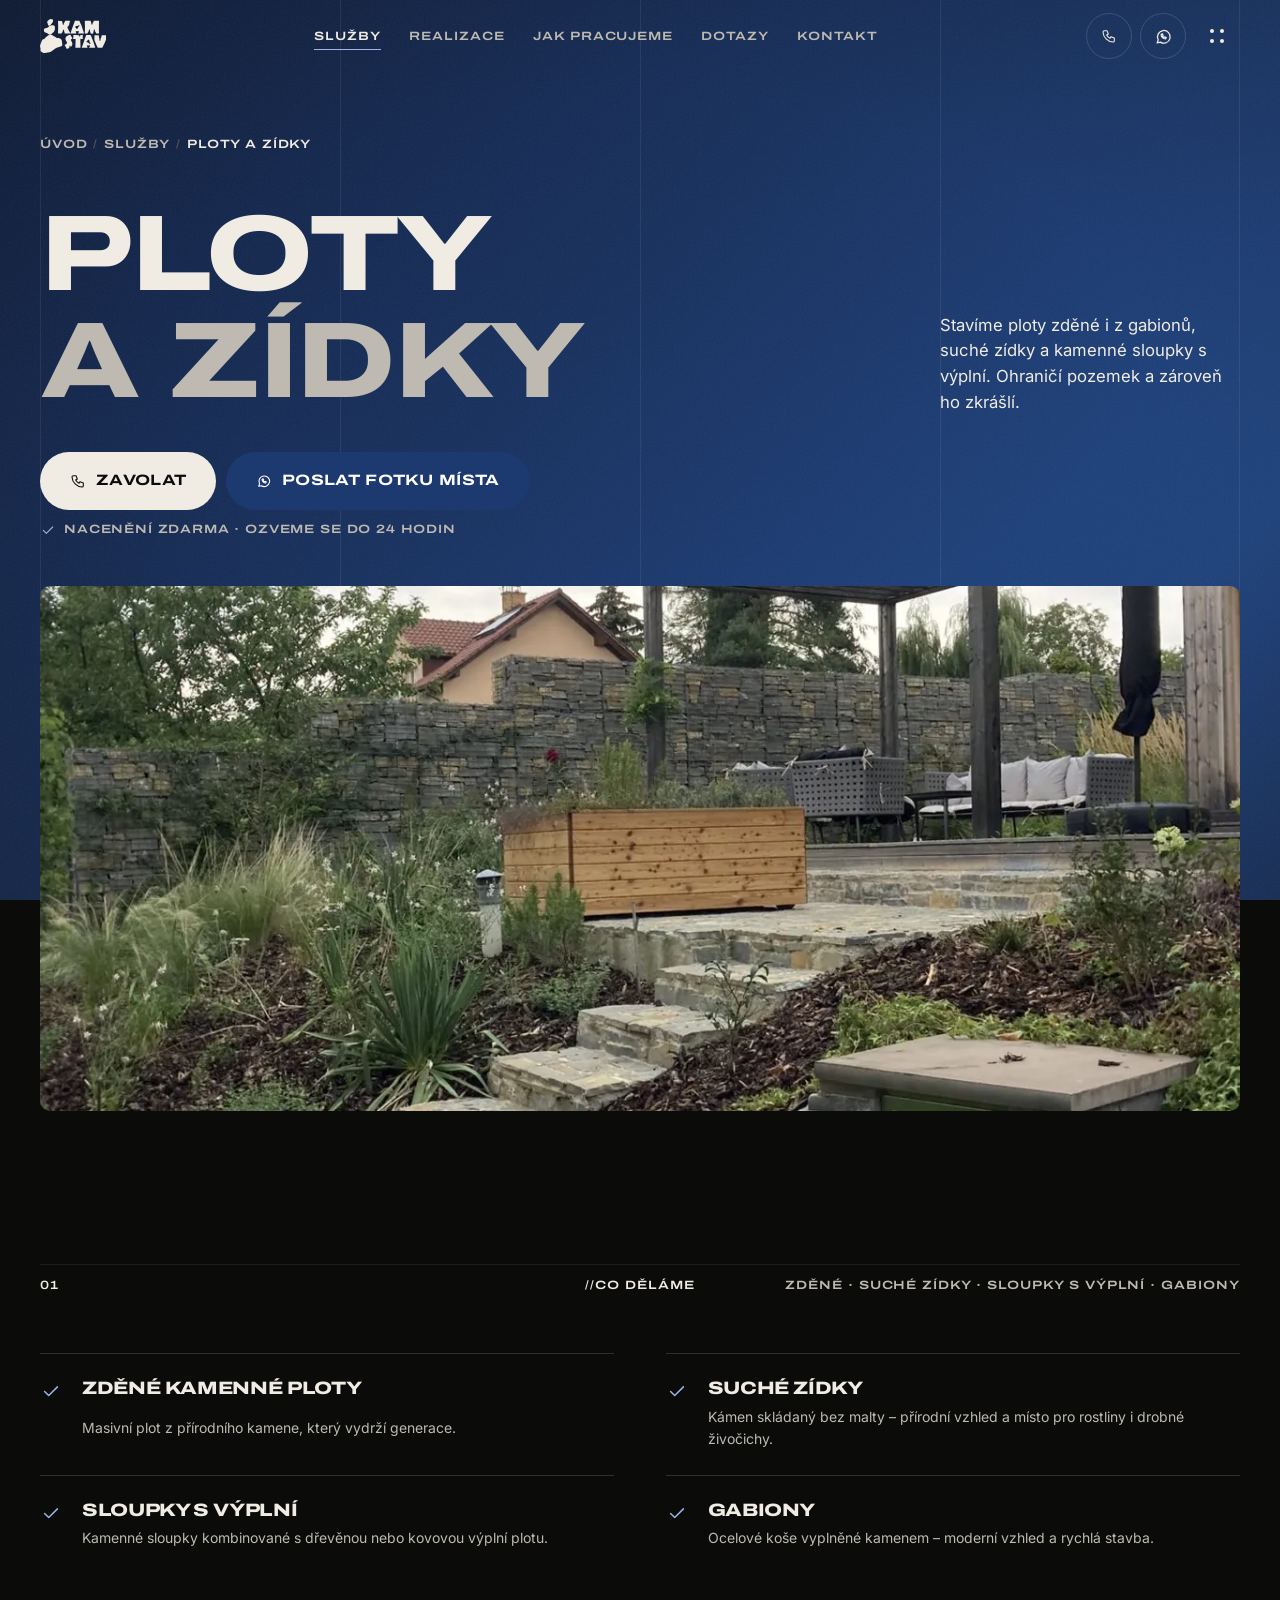
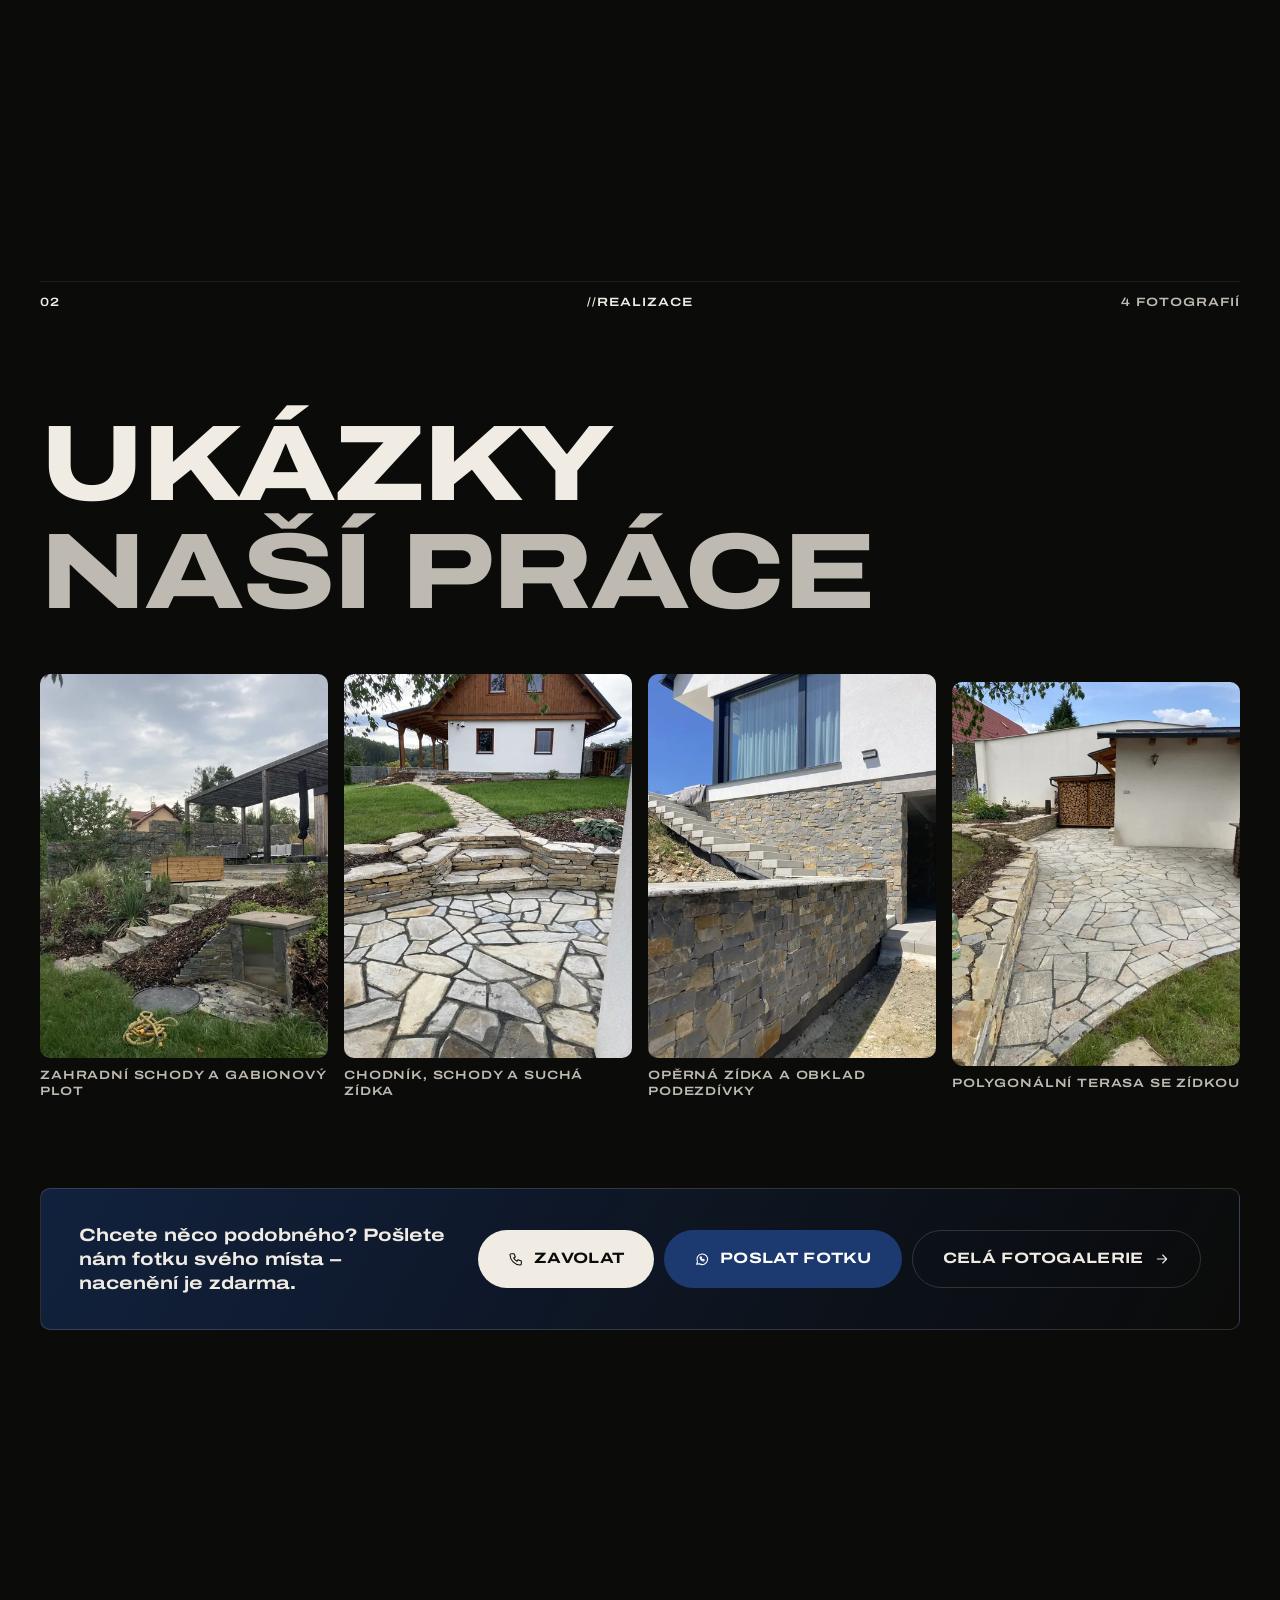
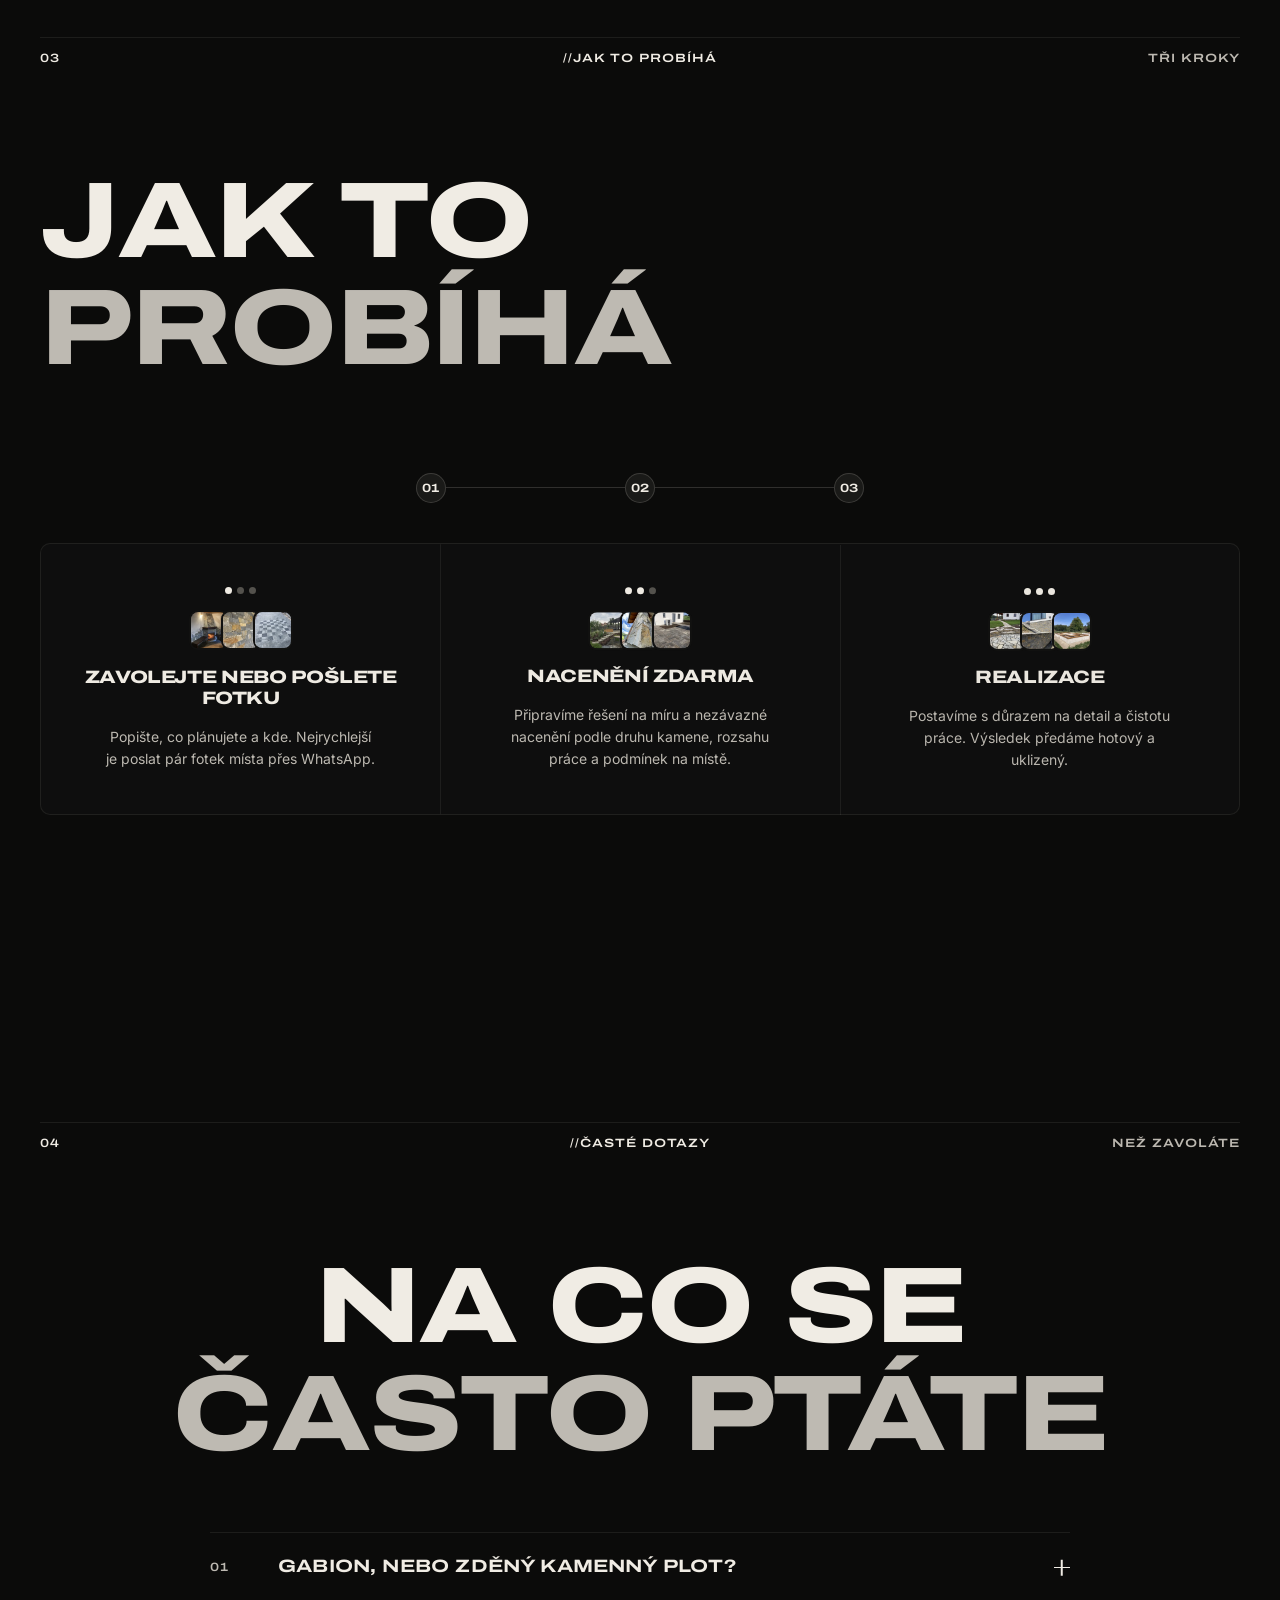
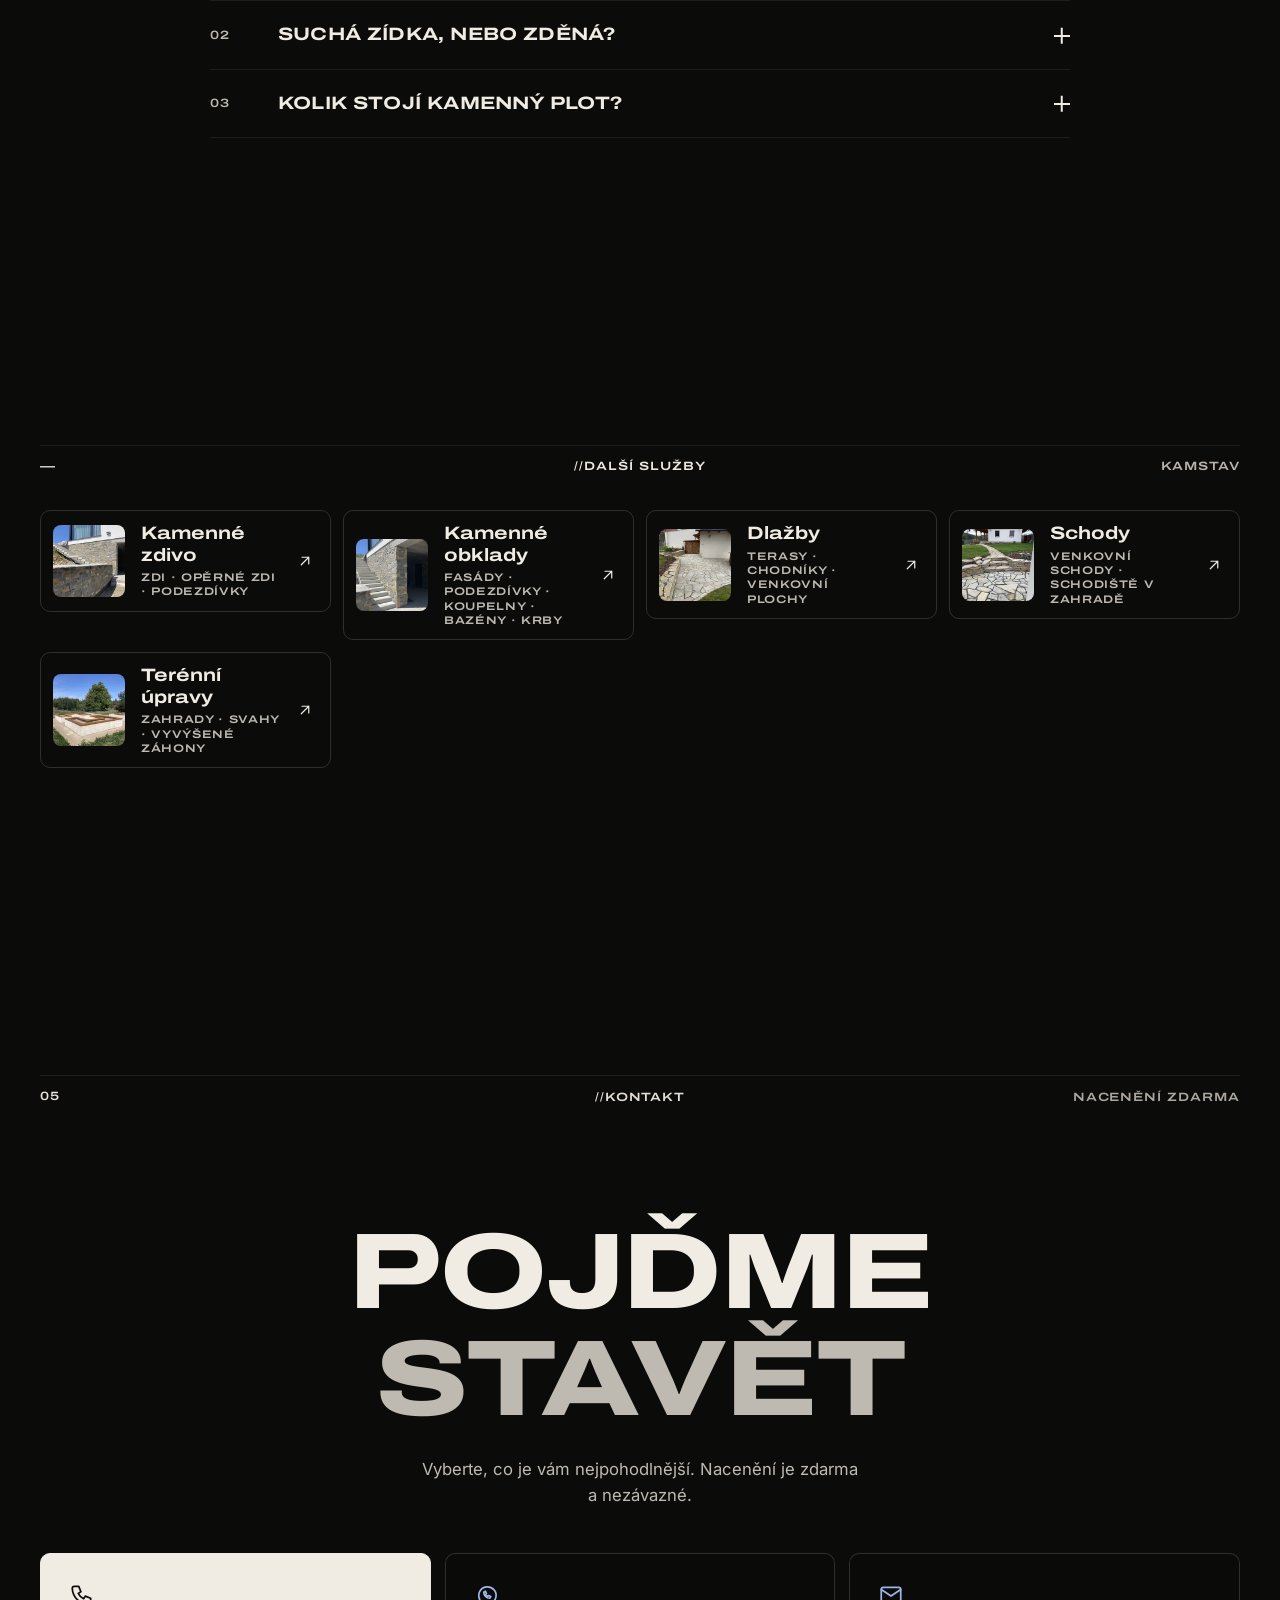
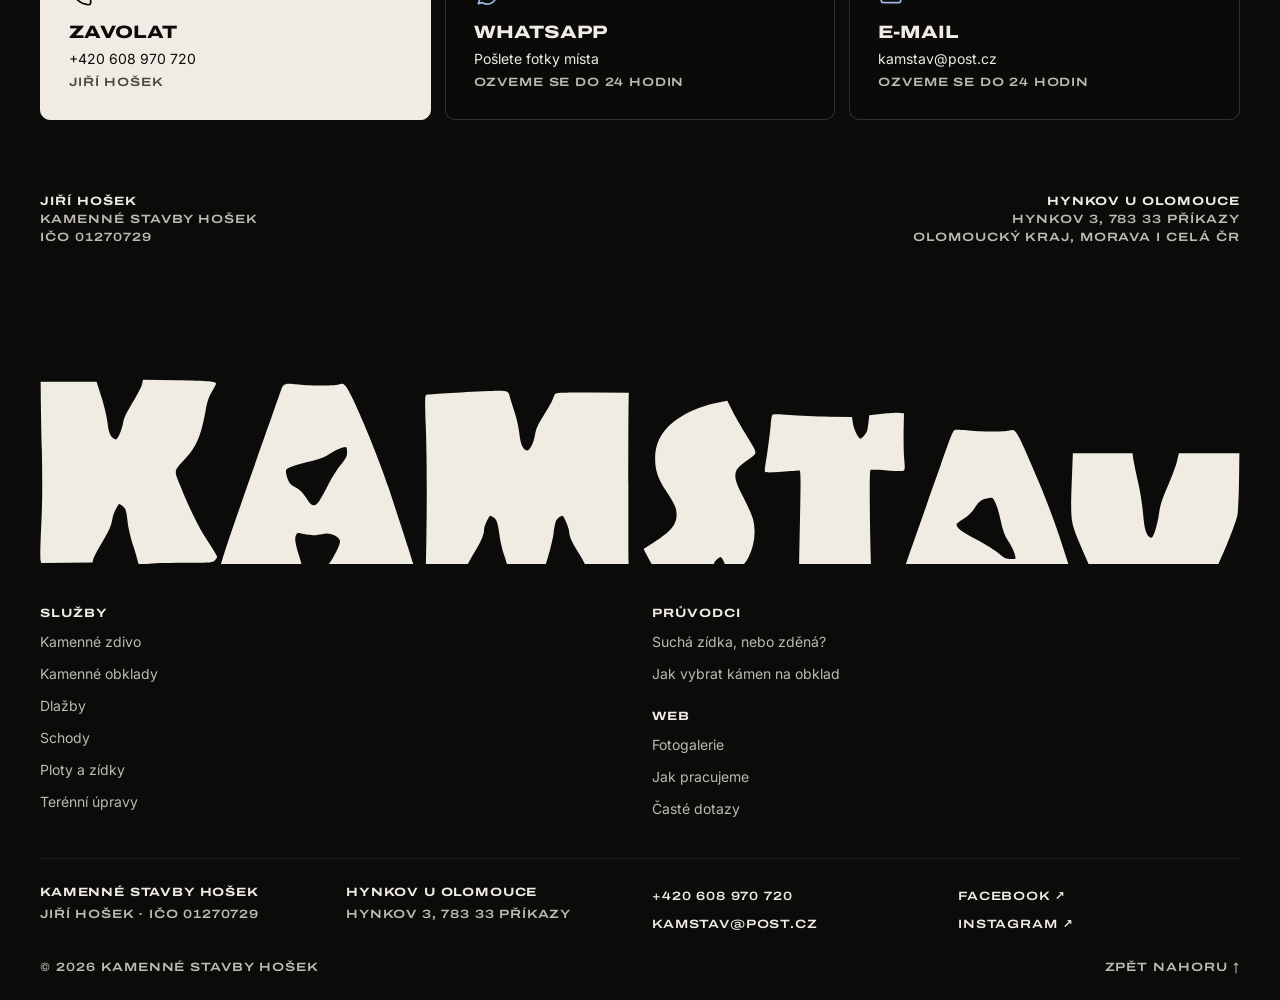
<file: ploty-a-zidky/index.html>
<!doctype html>
<html lang="cs" data-page="service" data-slug="ploty-a-zidky">
<head>
  <meta charset="UTF-8" />
  <script>(function(d){var c='js',k='kamstav-intro',p=!0;try{if(sessionStorage.getItem(k))p=!1;else sessionStorage.setItem(k,'1')}catch(e){}if(matchMedia('(prefers-reduced-motion: reduce)').matches){c+=' reduce';p=!1}c+=p&&d.dataset.page==='home'?' intro-play':' no-intro';d.className+=' '+c})(document.documentElement)</script>
  <meta name="viewport" content="width=device-width, initial-scale=1" />
  <meta name="theme-color" content="#0b0b0a" />
  <link rel="icon" href="/favicon.svg" type="image/svg+xml" />
  <link rel="preload" href="/fonts/archivo-latin-wdth-normal.woff2" as="font" type="font/woff2" crossorigin />
  <link rel="preload" href="/fonts/inter-latin-wght-normal.woff2" as="font" type="font/woff2" crossorigin />
  <link rel="preload" href="/fonts/archivo-cz.woff2" as="font" type="font/woff2" crossorigin />
  <link rel="preload" as="image" href="/img/zahrada-schody-gabiony-800.webp" imagesrcset="/img/zahrada-schody-gabiony-240.webp 240w, /img/zahrada-schody-gabiony-480.webp 480w, /img/zahrada-schody-gabiony-800.webp 800w, /img/zahrada-schody-gabiony-1200.webp 1200w, /img/zahrada-schody-gabiony-1280.webp 1280w" imagesizes="(max-width: 1280px) 100vw, 1240px" fetchpriority="high" />
  <title>Kamenné ploty, suché zídky a gabiony | Kamstav – Olomoucko</title>
  <meta name="description" content="Stavíme zděné kamenné ploty, suché zídky, kamenné sloupky s výplní a gabiony. Kamenné stavby Hošek, Hynkov u Olomouce – Olomoucký kraj i celá Morava." />
  <link rel="canonical" href="https://kamstav.vercel.app/ploty-a-zidky/" />
  <meta property="og:type" content="website" />
  <meta property="og:url" content="https://kamstav.vercel.app/ploty-a-zidky/" />
  <meta property="og:title" content="Ploty a zídky – Kamstav" />
  <meta property="og:description" content="Stavíme zděné kamenné ploty, suché zídky, kamenné sloupky s výplní a gabiony. Kamenné stavby Hošek, Hynkov u Olomouce – Olomoucký kraj i celá Morava." />
  <meta property="og:site_name" content="Kamstav" />
  <meta property="og:locale" content="cs_CZ" />
  <meta property="og:image" content="https://kamstav.vercel.app/og.jpg" />
  <meta property="og:image:width" content="1200" />
  <meta property="og:image:height" content="630" />
  <meta property="og:image:alt" content="Kamstav – kamenná zídka a obklad z přírodního kamene" />
  <meta name="twitter:card" content="summary_large_image" />
  <meta name="robots" content="index, follow, max-image-preview:large" />
  <meta name="geo.region" content="CZ-71" />
  <meta name="geo.placename" content="Hynkov, Příkazy" />
  <link rel="apple-touch-icon" href="/apple-touch-icon.png" />
  <link rel="manifest" href="/site.webmanifest" />
  <script type="application/ld+json">{"@context":"https://schema.org","@graph":[{"@type":["HomeAndConstructionBusiness","GeneralContractor"],"@id":"https://kamstav.vercel.app/#firma","name":"Kamstav – Kamenné stavby Hošek","alternateName":["Kamstav","Kamenné stavby Hošek"],"description":"Stavební práce s přírodním kamenem: kamenné zdivo, obklady fasád, podezdívek, koupelen, bazénů a krbů, kamenné schody, venkovní dlažby, ploty, suché zídky, gabiony a terénní úpravy.","url":"https://kamstav.vercel.app/","telephone":"+420608970720","email":"kamstav@post.cz","image":["https://kamstav.vercel.app/og.jpg","https://kamstav.vercel.app/img/dlazba-chodnik-zidka-1600.webp","https://kamstav.vercel.app/img/zidka-obklad-podezdivky-1600.webp","https://kamstav.vercel.app/img/obklad-schodiste-1600.webp","https://kamstav.vercel.app/img/krb-obklad-1600.webp","https://kamstav.vercel.app/img/zahrada-schody-gabiony-1280.webp","https://kamstav.vercel.app/img/dlazba-terasa-drevnik-980.webp"],"logo":"https://kamstav.vercel.app/icon-512.png","founder":{"@type":"Person","name":"Jiří Hošek"},"identifier":{"@type":"PropertyValue","propertyID":"IČO","value":"01270729"},"address":{"@type":"PostalAddress","streetAddress":"Hynkov 3","addressLocality":"Příkazy","postalCode":"783 33","addressRegion":"Olomoucký kraj","addressCountry":"CZ"},"areaServed":[{"@type":"AdministrativeArea","name":"Olomoucký kraj"},{"@type":"Place","name":"Morava"},{"@type":"Country","name":"Česká republika"}],"knowsAbout":["přírodní kámen","kamenné zdivo","kamenné obklady","suché zídky","polygonální dlažba","gabiony","kamenné schody","terénní úpravy"],"hasCredential":{"@type":"EducationalOccupationalCredential","name":"Osvědčení na provádění staveb, jejich změn a odstraňování"},"sameAs":["https://www.facebook.com/kamstav.cz/","https://www.instagram.com/kamstav.cz"],"hasOfferCatalog":{"@type":"OfferCatalog","name":"Kamenické a stavební práce","itemListElement":[{"@type":"Offer","itemOffered":{"@id":"https://kamstav.vercel.app/kamenne-zdivo/#sluzba"}},{"@type":"Offer","itemOffered":{"@id":"https://kamstav.vercel.app/kamenne-obklady/#sluzba"}},{"@type":"Offer","itemOffered":{"@id":"https://kamstav.vercel.app/kamenne-dlazby/#sluzba"}},{"@type":"Offer","itemOffered":{"@id":"https://kamstav.vercel.app/kamenne-schody/#sluzba"}},{"@type":"Offer","itemOffered":{"@id":"https://kamstav.vercel.app/ploty-a-zidky/#sluzba"}},{"@type":"Offer","itemOffered":{"@id":"https://kamstav.vercel.app/terenni-upravy/#sluzba"}}]}},{"@type":"WebSite","@id":"https://kamstav.vercel.app/#web","url":"https://kamstav.vercel.app/","name":"Kamstav","inLanguage":"cs","publisher":{"@id":"https://kamstav.vercel.app/#firma"}},{"@type":"Service","@id":"https://kamstav.vercel.app/ploty-a-zidky/#sluzba","name":"Ploty a zídky","serviceType":"Ploty a zídky","description":"Stavíme ploty zděné i z gabionů, suché zídky a kamenné sloupky s výplní. Ohraničí pozemek a zároveň ho zkrášlí.","url":"https://kamstav.vercel.app/ploty-a-zidky/","image":"https://kamstav.vercel.app/img/zahrada-schody-gabiony-1280.webp","provider":{"@id":"https://kamstav.vercel.app/#firma"},"areaServed":[{"@type":"AdministrativeArea","name":"Olomoucký kraj"},{"@type":"Place","name":"Morava"},{"@type":"Country","name":"Česká republika"}],"hasOfferCatalog":{"@type":"OfferCatalog","name":"Ploty a zídky","itemListElement":[{"@type":"Offer","itemOffered":{"@type":"Service","name":"Zděné kamenné ploty","description":"Masivní plot z přírodního kamene, který vydrží generace."}},{"@type":"Offer","itemOffered":{"@type":"Service","name":"Suché zídky","description":"Kámen skládaný bez malty – přírodní vzhled a místo pro rostliny i drobné živočichy."}},{"@type":"Offer","itemOffered":{"@type":"Service","name":"Sloupky s výplní","description":"Kamenné sloupky kombinované s dřevěnou nebo kovovou výplní plotu."}},{"@type":"Offer","itemOffered":{"@type":"Service","name":"Gabiony","description":"Ocelové koše vyplněné kamenem – moderní vzhled a rychlá stavba."}}]}},{"@type":"WebPage","@id":"https://kamstav.vercel.app/ploty-a-zidky/#stranka","url":"https://kamstav.vercel.app/ploty-a-zidky/","name":"Kamenné ploty, suché zídky a gabiony | Kamstav – Olomoucko","description":"Stavíme zděné kamenné ploty, suché zídky, kamenné sloupky s výplní a gabiony. Kamenné stavby Hošek, Hynkov u Olomouce – Olomoucký kraj i celá Morava.","isPartOf":{"@id":"https://kamstav.vercel.app/#web"},"about":{"@id":"https://kamstav.vercel.app/ploty-a-zidky/#sluzba"},"inLanguage":"cs","dateModified":"2026-11-03"},{"@type":"FAQPage","@id":"https://kamstav.vercel.app/ploty-a-zidky/#faq","mainEntity":[{"@type":"Question","name":"Gabion, nebo zděný kamenný plot?","acceptedAnswer":{"@type":"Answer","text":"Gabiony jsou ocelové koše vyplněné kamenem – stavba je rychlejší a působí moderně. Zděný kamenný plot je masivnější a tradičnější. Poradíme, co se hodí k vašemu domu."}},{"@type":"Question","name":"Suchá zídka, nebo zděná?","acceptedAnswer":{"@type":"Answer","text":"Suchá zídka se skládá bez malty a hodí se do zahrady, zděná unese větší zatížení a hodí se k domu nebo na plot."}},{"@type":"Question","name":"Kolik stojí kamenný plot?","acceptedAnswer":{"@type":"Answer","text":"Cena závisí na druhu kamene, rozsahu práce a přístupu na místo, proto každou zakázku naceňujeme na míru. Nacenění je zdarma – stačí zavolat nebo poslat fotky místa přes WhatsApp."}}]},{"@type":"BreadcrumbList","itemListElement":[{"@type":"ListItem","position":1,"name":"Úvod","item":"https://kamstav.vercel.app/"},{"@type":"ListItem","position":2,"name":"Služby","item":"https://kamstav.vercel.app/#sluzby"},{"@type":"ListItem","position":3,"name":"Ploty a zídky","item":"https://kamstav.vercel.app/ploty-a-zidky/"}]}]}</script>
  <script type="module" crossorigin src="/assets/main-CPPkA79n.js"></script>
  <link rel="stylesheet" crossorigin href="/assets/style-BR2X69S3.css">
</head>
<body>
  <div id="root"><link rel="preload" as="image" imageSrcSet="/img/zahrada-schody-gabiony-240.webp 240w, /img/zahrada-schody-gabiony-480.webp 480w, /img/zahrada-schody-gabiony-800.webp 800w, /img/zahrada-schody-gabiony-1200.webp 1200w, /img/zahrada-schody-gabiony-1280.webp 1280w" imageSizes="(max-width: 1280px) 100vw, 1240px" fetchPriority="high"/><div><div class="bg-gradient" aria-hidden="true"></div><div class="grid-lines" aria-hidden="true"><div class="wrap"><span></span><span></span><span></span><span></span></div></div><a class="skip" href="#obsah">Přeskočit na obsah</a><header class="header"><div class="wrap"><a href="/" class="logo-link" aria-label="Kamstav – úvod"><svg viewBox="0 0 1002 515" role="img" aria-label="Kamstav" aria-hidden="true"><g class="stones" fill="currentColor"><path class="stone stone-bottom" d="M45.4 512.1C32.2 506.9 18.5 497.7 12.3 489.8C7.5 483.8 6.5 479.2 7.9 468.9C9.6 455.7 9.3 451.2 5.5 433.9C3.6 425.1 2 417 2 415.9C2 414.9 1.5 414 1 414C-0.2 414 -0.4 404.3 0.8 403.8C1.2 403.6 2.8 399.1 4.3 393.8C7.5 382.4 18.2 352.4 25.2 335.3C31.5 319.9 34.6 316.6 50.2 308.5C67.4 299.7 71.5 296.5 82 284C90.6 273.8 96.4 268.7 112 257.6C141.6 236.5 145.1 234.7 156.5 234.8C169.4 234.8 184.5 241.6 212.5 259.9C245.6 281.7 254.1 285.6 274.4 288.5C280.9 289.4 288.5 290.9 291.4 291.7C303.6 295.3 318.8 305.3 325.1 313.9C328.6 318.5 329.4 322 332.4 342.5C335.9 367.3 336.9 375.2 337.6 387.5C338.2 396.8 338 399.1 336.6 401.8C332.2 410.4 314.6 418.3 277.3 428.5C254.3 434.8 249.9 436.4 239.3 442C228.6 447.6 218.6 454.7 200 470C173.7 491.7 160.6 499 141 503.3C111.7 509.8 76.5 515 62.8 515C53.9 514.9 51.5 514.5 45.4 512.1Z"></path><path class="stone stone-mid" d="M140.2 234C134.2 231.9 128.7 228.8 118.5 222C108.3 215.1 104.4 213.4 91.8 210C73.9 205.1 68 201.7 64.5 194.3C62.5 190.1 59.1 168.5 59 159.9C59 150.3 63.2 147.1 84.5 140.5C107 133.7 111.2 131.5 131.3 115.7C141.4 107.8 153.4 100.5 154.8 101.4C155.2 101.6 157.4 101.5 159.6 101C169.5 98.6 189.1 95.7 195.2 95.7C201.1 95.6 202.8 96.1 209.7 99.5C215.1 102.3 218.4 104.8 220.6 107.7C223.6 111.6 223.8 112.6 224.5 122.7C224.9 128.6 225.6 135.7 226.1 138.4C228 148.5 227.3 154.1 222.4 168.2C217.8 181.5 214.1 190 211.7 193.1C211 194.1 207 197 202.9 199.6C198.7 202.3 190.7 208.8 185.1 214C164.6 233.1 152.6 238.4 140.2 234Z"></path><path class="stone stone-top" d="M138 102.1C123.4 98.2 120.4 94.6 119.1 79.7C118.5 73.4 117.4 69.4 114.6 63C109.4 51.3 107.6 44.9 108.4 40.8C109.2 36.3 118.2 26.3 126.2 20.9C129.5 18.6 133.3 15.1 134.8 13C138.5 7.7 142.9 5.5 154.2 3.4C159.6 2.4 164 1.2 164 0.8C164 0.4 165.3 0 167 0C168.7 0 170 0.4 170 0.8C170 1.9 179.4 4.9 185.8 5.9C188.6 6.3 192 7.6 193.1 8.6C196.3 11.4 199 17.9 199 23C199 27.5 193.6 46 190.4 52.2C189.5 54 184 60.5 178.1 66.5C168.6 76.4 167 78.6 162.1 88.6C157.1 98.9 156.3 99.9 152.3 101.9C147.2 104.4 146.6 104.4 138 102.1Z"></path></g><g class="letters" fill="currentColor"><path class="letter" fill-rule="evenodd" d="M376.6 220.9C376.3 220.1 375.6 217.5 375 215C374.3 212.5 372.5 206.5 370.9 201.7C366.7 188.8 366.2 186.5 365 176.2C364.4 171 363.3 165.5 362.5 163.9C361.1 161.3 356.3 157.2 355.6 158.1C352.8 161.9 349.9 169.2 348.6 175.9C347.3 183.2 346.2 185.6 340.1 195.4C333.3 206.1 328 216.3 328 218.6C328 219.3 319.7 219.9 301.8 220.3C280.2 220.8 275.3 220.7 274.1 219.5C272.9 218.4 272.9 212.9 274.1 182.3C275.8 137.8 275.9 114.5 274.2 67.6C273.1 36.1 273.1 30.5 274.3 29.3C275.4 28.1 278.5 28.1 293.1 28.9C302.7 29.4 315.5 29.6 321.5 29.3L332.5 28.7L336.4 41.6C342.9 63 343.9 67.2 344 73.5C344.1 81 346.8 87.3 350.8 89.4L353.7 90.9L356.9 84.1C358.6 80.4 360 76.2 360 74.8C360 69.8 363 62.7 369.3 52.7C376.8 40.9 379.5 35.7 380.4 31.4C381.1 28.5 381.5 28.2 386.2 27.6C392.8 26.7 444.9 27.9 452 29.1C455 29.6 457.8 30.4 458.3 30.9C458.8 31.4 457.3 34.5 455 38.1C450.5 45.2 449.3 48.8 445.7 67.6C441.6 88.8 436.4 99.3 422.3 114.3C418.3 118.6 415 122.8 415 123.5C415 124.7 422.3 143.2 427.5 155.5C434.3 171.4 439.7 181.6 448.7 195.6C454.4 204.5 459 212.6 459 213.6C458.9 214.7 458 216.6 457 217.9L455 220.3L420.7 220.5C401.9 220.6 384.4 221.1 381.8 221.5C378.1 222.1 376.9 221.9 376.6 220.9Z"></path><path class="letter" fill-rule="evenodd" d="M528.5 220.8C518 220.3 499.7 220.1 487.8 220.4C475.8 220.7 465.4 220.7 464.5 220.4C463.7 220 463 218.8 463 217.6C463 214.9 477.8 171.6 501.9 103.2C514.4 68 519.9 52.2 524 40.5C526.3 33.9 528.7 27.9 529.3 27.1C530.5 25.7 530 25.7 562.4 27.7C568.1 28 576.8 27.7 582.8 27C593.2 25.8 593.2 25.8 595.6 28.1C597.8 30.4 605.4 46.7 618.2 76.5C628.8 101.3 633.7 114.1 640.8 136C644.7 147.8 652.4 171.4 657.9 188.3C663.5 205.3 667.7 219.6 667.4 220.1C667.1 220.7 657.3 220.8 642.2 220.4C628.6 220.1 607.8 220.3 596 220.8C584.2 221.4 574.4 221.7 574.2 221.6C574.1 221.4 576.7 216.9 580.1 211.6C586.5 201.3 588.3 197.5 589.5 192.3C590.1 189.2 590 189 584.1 186C577.1 182.5 576.6 182.5 568 184.6C561.8 186.2 561.1 186.2 552.7 184.3L543.9 182.3L542.4 185.1C541.1 187.7 541.1 188.7 542.5 194.4C543.3 198 545.3 205 547 210.1C550.3 220.2 550.6 222.1 548.8 221.8C548.1 221.8 539 221.3 528.5 220.8ZM563.3 152.9C566 151.7 569.3 146.4 577.5 130.5C580.6 124.5 584.4 118 585.8 116.1C596.3 102.9 597 101.8 597 98C597 91.2 596.7 91 589.5 93.5C585.9 94.8 581.3 97.2 579.1 98.9C573.8 103.1 570.6 104.3 555.5 107.8C542.4 110.9 537.1 112.7 533.6 115.5C531.8 116.9 531.8 117.3 533 122.7C534.7 129.5 536.9 132.2 543.5 135.8C547.5 137.9 549.5 140.1 553.5 146.2C556.2 150.5 559 153.9 559.7 154C560.4 154 562 153.5 563.3 152.9Z"></path><path class="letter" fill-rule="evenodd" d="M768.7 221.3C768.3 221 768 219.7 768 218.5C768 217.4 765.7 209.2 763 200.5C760 191 757.7 181.7 757.4 177.5C757.1 173.7 756.4 168.7 755.8 166.5C754.8 162.4 750.6 157 748.4 157C746.4 157 742 166.6 740.5 174.5C738.9 182.9 738.1 184.8 730.4 196.5C724.6 205.4 720 214.9 720 217.9C720 219.5 718.4 219.7 701.1 220.4C690.8 220.7 681.5 220.8 680.6 220.4C678.6 219.6 678.5 210.3 680.4 161.4C681.4 137.5 681.5 119.3 681 104.4C680.5 92.3 679.8 70.7 679.4 56.3L678.7 30.1L681.4 29C682.9 28.5 690.5 28 698.3 28C706.1 28 719.2 27.3 727.5 26.5C743.7 24.9 763.8 24.6 765.7 25.8C766.4 26.2 768 30.2 769.3 34.5C770.6 38.9 773.1 47.2 774.8 53C776.5 58.8 778.3 67.8 778.9 73C780 83.4 782 87.3 786.3 87.8C788.5 88.1 789.2 87.4 791.1 83.8C792.3 81.4 794.1 75.7 795.1 71.1C796.7 64 798.1 60.8 804.2 51.1C808.2 44.8 812.6 36.6 814 33L816.7 26.5L823.1 26.6C826.6 26.6 837.8 27 848 27.5C860.6 28 870.4 27.9 878.6 27.1C885.2 26.4 891.5 26.2 892.5 26.6C894.2 27.3 894.3 28.7 893.4 58.4C892.3 97.8 892.3 152 893.4 190.1C894.1 211.4 894 219.9 893.2 220.4C892.6 220.7 882.9 220.7 871.6 220.4L851 219.7L851 217.1C850.9 213.4 848.1 207.6 840.5 195.4C833.4 184.1 831.7 180.2 830.6 172.6C829.7 167 825.2 157 823.4 157C821 157 817 161.2 816.1 164.8C815.5 166.8 814.8 171.9 814.4 176C814.1 180.7 812 189.4 809 199C806.4 207.5 803.9 216.2 803.6 218.2L802.9 222L786.1 222C776.9 222 769 221.7 768.7 221.3Z"></path><path class="letter" fill-rule="evenodd" d="M403.6 450.8C401.8 447.8 379.1 406.1 375.7 399.4L373.2 394.4L383.2 388C401.7 376.3 408 368.6 408 357.9C408 351.1 406 346.8 397 333.6C388.7 321.3 386.1 314.7 385.3 303.6C384.3 288 388.2 277.1 398.8 265.9C411.3 252.6 429.7 243.7 453.5 239.6C462 238.1 461.5 237.8 465.3 246.2C467.8 251.9 481.3 275 489 286.7L493 293L483.6 299.9C466.1 312.9 465.6 316.8 478.4 339.8C487.3 355.9 490 364.3 490 376.2C490 393.7 485.1 405.2 472.3 417.8C467.7 422.3 463.5 425.8 463.1 425.5C462.6 425.3 462 422.7 461.6 419.8C461.1 415.7 457.5 406.3 455.3 403.1C455.1 402.9 453.9 403.2 452.5 403.8C448.4 405.7 446.3 410.4 445.5 419.4C444.8 428 442.7 437.7 441.2 439.2C438.9 441.5 409.5 453 405.9 453C405.4 453 404.4 452 403.6 450.8Z"></path><path class="letter" fill-rule="evenodd" d="M537.2 435C536 433.8 535.8 430.9 536.4 417.5C538.4 370.7 539 349.1 539 326.6L539 301.7L528.8 302.4C523.1 302.8 514.8 303.5 510.2 303.9C504.9 304.3 501.6 304.2 501 303.5C500.6 303 501.5 295.5 503.1 287C504.7 278.5 506 268.6 506.1 265C506.1 261.4 506.7 254.9 507.3 250.5L508.5 242.5L512.5 242.6C514.7 242.6 525 243.2 535.5 243.8C546 244.5 563.1 245 573.6 245L592.8 245L593.4 248.1C593.7 249.8 594 252.2 594 253.3C594 254.4 595.4 258.4 597.1 262.1L600.3 268.9L603.2 267.4C607.3 265.3 609.9 259 610 251.5C610 248.2 610.4 245 610.8 244.4C611.2 243.7 615.3 242.9 620 242.6C624.7 242.2 632.2 241.4 636.6 240.9C649 239.5 648.3 238.4 647.4 258C647 269.5 647.1 279 648 288C649.5 303 649.4 303.3 642.5 302.5C640.3 302.3 632.6 301.8 625.4 301.5L612.3 300.9L611.6 317.2C611.3 326.2 611.4 346.1 612 361.5C614.3 423.4 614.4 434.6 612.9 435.6C612.1 436.1 595.1 436.5 575.1 436.5C544.5 436.5 538.4 436.3 537.2 435Z"></path><path class="letter" fill-rule="evenodd" d="M699 436.8C688.8 436.3 670.3 436.1 657.8 436.4C638.9 436.8 635 436.7 634 435.5C633 434.4 633.3 432.5 635 426.8C638 417 654.5 369.3 674.2 313.5C677.5 304.1 682.9 288.9 686.2 279.5C698.4 244.7 699.2 242.9 701.4 242C702.6 241.6 708 241.7 713.5 242.3C726.1 243.7 753.1 243.7 758.9 242.2C763.1 241.2 763.5 241.3 765.8 243.8C771.2 249.7 799.4 316.7 810 349C830.7 411.8 838.2 435.2 837.6 435.8C837.2 436.1 818.8 436.5 796.7 436.5C774.6 436.6 753.7 437 750.2 437.5C745.6 438.1 744 437.9 744 437.1C744 436.4 746 432.7 748.5 428.9C754.4 419.7 757.7 413.2 758.5 408.8C759.2 405.3 759.1 405.2 753.7 402.1C747.5 398.6 744.8 398.3 737.3 400.7C732.1 402.3 731.6 402.3 722.7 400.3C714.3 398.4 713.4 398.4 712.2 399.9C710.2 402.4 711.4 411.1 715.4 423.2C719.5 435.8 719.8 437.2 718.5 437.5C718 437.6 709.2 437.3 699 436.8ZM765.4 377.2C766.4 375.6 762 365.1 757.7 358.8C754.3 353.8 752.8 350.3 751.5 344.3C748 328.9 745.9 321.4 743.6 317.5C741.7 314 741 313.5 738.1 313.7C736.2 313.7 732.8 314.6 730.4 315.5C726.8 316.9 725.6 318.1 722.7 323.3C719.9 328.5 718.1 330.3 711.4 334.8C705.1 339.1 703.6 340.6 703.8 342.3C704.3 345.8 709.4 349.5 725 357.5C733.1 361.7 740.7 366.1 742.1 367.3C743.4 368.6 746.9 371.5 749.8 373.8C754.4 377.4 755.8 378 760 378C762.7 378 765.1 377.6 765.4 377.2Z"></path><path class="letter" fill-rule="evenodd" d="M877.5 435C874.1 431 840.6 359.2 829.4 331.5C824.7 319.9 824.5 319.2 824.2 308C824.1 301.7 824.3 285.1 824.7 271.2C825.4 250.4 825.8 245.8 827 245C827.9 244.4 834.3 244.3 843 244.8C858.8 245.6 863.5 245.6 878.5 245.1L888.5 244.7L889.7 251.6C890.3 255.4 892.7 266.8 895 277C897.9 290 899.4 299.5 900 309C901.1 325.1 902.1 328.9 906.2 333L909.3 336.1L912.2 328.8C913.8 324.7 915.5 317.8 916.1 313.1C917.6 300.3 918.6 297 925.1 282.2C933.3 263.8 935.8 256.8 936.6 249.8L937.3 244L947.9 244.7C961.1 245.7 965.8 245.7 984.1 244.8C995.7 244.2 999 244.3 1000.5 245.4C1002.3 246.7 1002.3 248 1001.2 279.7L1000.1 312.6L994.7 326.1C983.1 355.2 972.9 377.8 958.5 406.5L943.5 436.5L911.2 436.5C883.6 436.5 878.7 436.3 877.5 435Z"></path></g></svg></a><nav class="nav-bar" aria-label="Sekce"><a href="/#sluzby" class="on" aria-current="location">Služby</a><a href="#realizace" class="">Realizace</a><a href="#jak-pracujeme" class="">Jak pracujeme</a><a href="#faq" class="">Dotazy</a><a href="#kontakt" class="">Kontakt</a></nav><div class="right"><a class="btn btn-line call-btn" href="tel:+420608970720"><svg viewBox="0 0 24 24" fill="none" stroke="currentColor" stroke-width="1.6" stroke-linecap="round" stroke-linejoin="round" aria-hidden="true"><path d="M5 4h4l2 5-2.5 1.5a11 11 0 0 0 5 5L15 13l5 2v4a2 2 0 0 1-2 2A16 16 0 0 1 3 6a2 2 0 0 1 2-2"></path></svg> <span class="num">+420 608 970 720</span><span class="sr-only">Zavolat</span></a><a class="icon-btn wa-btn" href="https://wa.me/420608970720?text=Dobr%C3%BD%20den%2C%20m%C3%A1m%20z%C3%A1jem%20o%20nacen%C4%9Bn%C3%AD%20kamenn%C3%BDch%20prac%C3%AD.%20Pos%C3%ADl%C3%A1m%20fotky%20m%C3%ADsta%3A" target="_blank" rel="noopener" aria-label="Napsat přes WhatsApp"><svg viewBox="0 0 24 24" fill="none" stroke="currentColor" stroke-width="1.6" stroke-linecap="round" stroke-linejoin="round" aria-hidden="true"><path d="M4 20l1.3-3.9A8 8 0 1 1 8 19.1z"></path><path d="M9 9.5c0 3 2.5 5.5 5.5 5.5l1-1.5-2-1-1 .8a4 4 0 0 1-1.8-1.8l.8-1-1-2z"></path></svg></a><button class="menu-btn" aria-expanded="false" aria-controls="menu" aria-label="Otevřít menu"><span class="grid4" aria-hidden="true"><i></i><i></i><i></i><i></i></span></button></div></div></header><div class="menu" id="menu" aria-hidden="true"><nav aria-label="Hlavní"><ul><li class="mask"><a href="/#uvod" tabindex="-1">Úvod</a></li><li class="mask"><a href="/#sluzby" tabindex="-1">Služby</a></li><li class="mask"><a href="/#realizace" tabindex="-1">Realizace</a></li><li class="mask"><a href="/#jak-pracujeme" tabindex="-1">Jak pracujeme</a></li><li class="mask"><a href="/fotogalerie/" tabindex="-1">Fotogalerie</a></li><li class="mask"><a href="/#faq" tabindex="-1">Dotazy</a></li><li class="mask"><a href="/#kontakt" tabindex="-1">Kontakt</a></li></ul></nav><div class="menu-sub wrap"><span class="eyebrow">Služby</span><ul><li><a href="/kamenne-zdivo/" tabindex="-1">Kamenné zdivo</a></li><li><a href="/kamenne-obklady/" tabindex="-1">Kamenné obklady</a></li><li><a href="/kamenne-dlazby/" tabindex="-1">Dlažby</a></li><li><a href="/kamenne-schody/" tabindex="-1">Schody</a></li><li><a href="/ploty-a-zidky/" tabindex="-1">Ploty a zídky</a></li><li><a href="/terenni-upravy/" tabindex="-1">Terénní úpravy</a></li></ul></div><div class="menu-foot"><div class="wrap"><span>© <!-- -->2026<!-- --> <!-- -->Kamenné stavby Hošek</span><span><a href="tel:+420608970720" tabindex="-1">+420 608 970 720</a> · <a href="https://wa.me/420608970720?text=Dobr%C3%BD%20den%2C%20m%C3%A1m%20z%C3%A1jem%20o%20nacen%C4%9Bn%C3%AD%20kamenn%C3%BDch%20prac%C3%AD.%20Pos%C3%ADl%C3%A1m%20fotky%20m%C3%ADsta%3A" target="_blank" rel="noopener" tabindex="-1">WhatsApp</a> · <a href="mailto:kamstav@post.cz" tabindex="-1">kamstav@post.cz</a></span></div></div></div><main id="obsah"><section class="sp-hero" id="uvod"><div class="wrap"><nav class="crumbs" aria-label="Drobečková navigace"><span><a href="/">Úvod</a></span><span><i aria-hidden="true">/</i><a href="/#sluzby">Služby</a></span><span><i aria-hidden="true">/</i><span aria-current="page">Ploty a zídky</span></span></nav><div class="title-row"><h1 class="display h-xl two-tone">Ploty<br/><span class="line-2">a zídky</span></h1><p class="lead">Stavíme ploty zděné i z gabionů, suché zídky a kamenné sloupky s výplní. Ohraničí pozemek a zároveň ho zkrášlí.</p></div><div class="hero-cta sp-cta"><div class="hero-btns"><a class="btn btn-light btn-lg" href="tel:+420608970720"><svg viewBox="0 0 24 24" fill="none" stroke="currentColor" stroke-width="1.6" stroke-linecap="round" stroke-linejoin="round" aria-hidden="true"><path d="M5 4h4l2 5-2.5 1.5a11 11 0 0 0 5 5L15 13l5 2v4a2 2 0 0 1-2 2A16 16 0 0 1 3 6a2 2 0 0 1 2-2"></path></svg> Zavolat</a><a class="btn btn-navy btn-lg" href="https://wa.me/420608970720?text=Dobr%C3%BD%20den%2C%20m%C3%A1m%20z%C3%A1jem%20o%20nacen%C4%9Bn%C3%AD%20kamenn%C3%BDch%20prac%C3%AD.%20Pos%C3%ADl%C3%A1m%20fotky%20m%C3%ADsta%3A" target="_blank" rel="noopener"><svg viewBox="0 0 24 24" fill="none" stroke="currentColor" stroke-width="1.6" stroke-linecap="round" stroke-linejoin="round" aria-hidden="true"><path d="M4 20l1.3-3.9A8 8 0 1 1 8 19.1z"></path><path d="M9 9.5c0 3 2.5 5.5 5.5 5.5l1-1.5-2-1-1 .8a4 4 0 0 1-1.8-1.8l.8-1-1-2z"></path></svg> Poslat fotku místa</a></div><p class="hero-note"><svg viewBox="0 0 24 24" fill="none" stroke="currentColor" stroke-width="1.6" stroke-linecap="round" stroke-linejoin="round" aria-hidden="true"><path d="m5 12.5 4.5 4.5L19 7.5"></path></svg> Nacenění zdarma · <!-- -->Ozveme se do 24 hodin</p></div><div class="ph sp-photo"><img src="/img/zahrada-schody-gabiony-800.webp" srcSet="/img/zahrada-schody-gabiony-240.webp 240w, /img/zahrada-schody-gabiony-480.webp 480w, /img/zahrada-schody-gabiony-800.webp 800w, /img/zahrada-schody-gabiony-1200.webp 1200w, /img/zahrada-schody-gabiony-1280.webp 1280w" sizes="(max-width: 1280px) 100vw, 1240px" width="1280" height="1707" alt="Zahradní schody a gabionový plot – Kamstav" loading="eager" fetchPriority="high" decoding="async"/></div></div></section><section class="section" id="co-delame"><div class="wrap"><div class="sec-head" data-reveal="head"><span class="num">01</span><span class="lbl">//<!-- -->Co děláme</span><span class="aside">Zděné · suché zídky · sloupky s výplní · gabiony</span></div><ul class="sp-points"><li data-reveal="fade"><svg viewBox="0 0 24 24" fill="none" stroke="currentColor" stroke-width="1.6" stroke-linecap="round" stroke-linejoin="round" aria-hidden="true"><path d="m5 12.5 4.5 4.5L19 7.5"></path></svg><h2 class="display t-h4">Zděné kamenné ploty</h2><p>Masivní plot z přírodního kamene, který vydrží generace.</p></li><li data-reveal="fade"><svg viewBox="0 0 24 24" fill="none" stroke="currentColor" stroke-width="1.6" stroke-linecap="round" stroke-linejoin="round" aria-hidden="true"><path d="m5 12.5 4.5 4.5L19 7.5"></path></svg><h2 class="display t-h4">Suché zídky</h2><p>Kámen skládaný bez malty – přírodní vzhled a místo pro rostliny i drobné živočichy.</p></li><li data-reveal="fade"><svg viewBox="0 0 24 24" fill="none" stroke="currentColor" stroke-width="1.6" stroke-linecap="round" stroke-linejoin="round" aria-hidden="true"><path d="m5 12.5 4.5 4.5L19 7.5"></path></svg><h2 class="display t-h4">Sloupky s výplní</h2><p>Kamenné sloupky kombinované s dřevěnou nebo kovovou výplní plotu.</p></li><li data-reveal="fade"><svg viewBox="0 0 24 24" fill="none" stroke="currentColor" stroke-width="1.6" stroke-linecap="round" stroke-linejoin="round" aria-hidden="true"><path d="m5 12.5 4.5 4.5L19 7.5"></path></svg><h2 class="display t-h4">Gabiony</h2><p>Ocelové koše vyplněné kamenem – moderní vzhled a rychlá stavba.</p></li></ul></div></section><section class="section" id="realizace"><div class="wrap"><div class="sec-head" data-reveal="head"><span class="num">02</span><span class="lbl">//<!-- -->Realizace</span><span class="aside">4 fotografií</span></div><div class="title-row"><h2 class="display h-xl two-tone" data-reveal="title">Ukázky<br/><span class="line-2">naší práce</span></h2></div><div class="sp-gallery" style="--n:4"><button class="g" aria-label="Zvětšit: Zahradní schody a gabionový plot" data-reveal="fade"><div class="ph "><img src="/img/zahrada-schody-gabiony-800.webp" srcSet="/img/zahrada-schody-gabiony-240.webp 240w, /img/zahrada-schody-gabiony-480.webp 480w, /img/zahrada-schody-gabiony-800.webp 800w, /img/zahrada-schody-gabiony-1200.webp 1200w, /img/zahrada-schody-gabiony-1280.webp 1280w" sizes="(max-width: 720px) 50vw, 33vw" width="1280" height="1707" alt="Zahradní schody a gabionový plot – Kamstav" loading="lazy" decoding="async"/></div><span>Zahradní schody a gabionový plot</span></button><button class="g" aria-label="Zvětšit: Chodník, schody a suchá zídka" data-reveal="fade"><div class="ph "><img src="/img/dlazba-chodnik-zidka-800.webp" srcSet="/img/dlazba-chodnik-zidka-240.webp 240w, /img/dlazba-chodnik-zidka-480.webp 480w, /img/dlazba-chodnik-zidka-800.webp 800w, /img/dlazba-chodnik-zidka-1200.webp 1200w, /img/dlazba-chodnik-zidka-1600.webp 1600w" sizes="(max-width: 720px) 50vw, 33vw" width="1920" height="2560" alt="Chodník, schody a suchá zídka – Kamstav" loading="lazy" decoding="async"/></div><span>Chodník, schody a suchá zídka</span></button><button class="g" aria-label="Zvětšit: Opěrná zídka a obklad podezdívky" data-reveal="fade"><div class="ph "><img src="/img/zidka-obklad-podezdivky-800.webp" srcSet="/img/zidka-obklad-podezdivky-240.webp 240w, /img/zidka-obklad-podezdivky-480.webp 480w, /img/zidka-obklad-podezdivky-800.webp 800w, /img/zidka-obklad-podezdivky-1200.webp 1200w, /img/zidka-obklad-podezdivky-1600.webp 1600w" sizes="(max-width: 720px) 50vw, 33vw" width="1920" height="2560" alt="Opěrná zídka a obklad podezdívky – Kamstav" loading="lazy" decoding="async"/></div><span>Opěrná zídka a obklad podezdívky</span></button><button class="g" aria-label="Zvětšit: Polygonální terasa se zídkou" data-reveal="fade"><div class="ph "><img src="/img/dlazba-terasa-drevnik-800.webp" srcSet="/img/dlazba-terasa-drevnik-240.webp 240w, /img/dlazba-terasa-drevnik-480.webp 480w, /img/dlazba-terasa-drevnik-800.webp 800w, /img/dlazba-terasa-drevnik-980.webp 980w" sizes="(max-width: 720px) 50vw, 33vw" width="980" height="1307" alt="Polygonální terasa se zídkou – Kamstav" loading="lazy" decoding="async"/></div><span>Polygonální terasa se zídkou</span></button></div><div class="cta-band" data-reveal="fade"><p>Chcete něco podobného? Pošlete nám fotku svého místa – nacenění je zdarma.</p><div class="cta-btns"><a class="btn btn-light btn-lg" href="tel:+420608970720"><svg viewBox="0 0 24 24" fill="none" stroke="currentColor" stroke-width="1.6" stroke-linecap="round" stroke-linejoin="round" aria-hidden="true"><path d="M5 4h4l2 5-2.5 1.5a11 11 0 0 0 5 5L15 13l5 2v4a2 2 0 0 1-2 2A16 16 0 0 1 3 6a2 2 0 0 1 2-2"></path></svg> Zavolat</a><a class="btn btn-navy btn-lg" href="https://wa.me/420608970720?text=Dobr%C3%BD%20den%2C%20m%C3%A1m%20z%C3%A1jem%20o%20nacen%C4%9Bn%C3%AD%20kamenn%C3%BDch%20prac%C3%AD.%20Pos%C3%ADl%C3%A1m%20fotky%20m%C3%ADsta%3A" target="_blank" rel="noopener"><svg viewBox="0 0 24 24" fill="none" stroke="currentColor" stroke-width="1.6" stroke-linecap="round" stroke-linejoin="round" aria-hidden="true"><path d="M4 20l1.3-3.9A8 8 0 1 1 8 19.1z"></path><path d="M9 9.5c0 3 2.5 5.5 5.5 5.5l1-1.5-2-1-1 .8a4 4 0 0 1-1.8-1.8l.8-1-1-2z"></path></svg> Poslat fotku</a><a class="btn btn-line btn-lg" href="/fotogalerie/?kategorie=zidky">Celá fotogalerie <svg viewBox="0 0 24 24" fill="none" stroke="currentColor" stroke-width="1.6" stroke-linecap="round" stroke-linejoin="round" aria-hidden="true"><path d="M5 12h14M13 6l6 6-6 6"></path></svg></a></div></div></div></section><section class="section" id="jak-pracujeme"><div class="wrap"><div class="sec-head" data-reveal="head"><span class="num">03</span><span class="lbl">//<!-- -->Jak to probíhá</span><span class="aside">Tři kroky</span></div><div class="title-row"><h2 class="display h-xl two-tone" data-reveal="title">Jak to<br/><span class="line-2">probíhá</span></h2></div><div class="steps-wrap"><div class="steps-rail" aria-hidden="true"><span class="n">01</span><span class="l"><i></i></span><span class="n">02</span><span class="l"><i></i></span><span class="n">03</span></div><ol class="steps"><li class="step"><span class="dots" aria-hidden="true"><i class="on"></i><i class=""></i><i class=""></i></span><span class="thumbs" aria-hidden="true"><div class="ph "><img src="/img/krb-obklad-800.webp" srcSet="/img/krb-obklad-240.webp 240w, /img/krb-obklad-480.webp 480w, /img/krb-obklad-800.webp 800w, /img/krb-obklad-1200.webp 1200w, /img/krb-obklad-1600.webp 1600w" sizes="40px" width="1920" height="2560" alt="" loading="lazy" decoding="async"/></div><div class="ph "><img src="/img/obklad-textura-800.webp" srcSet="/img/obklad-textura-240.webp 240w, /img/obklad-textura-480.webp 480w, /img/obklad-textura-800.webp 800w, /img/obklad-textura-1200.webp 1200w, /img/obklad-textura-1536.webp 1536w" sizes="40px" width="1536" height="2048" alt="" loading="lazy" decoding="async"/></div><div class="ph "><img src="/img/dlazba-sachovnice-800.webp" srcSet="/img/dlazba-sachovnice-240.webp 240w, /img/dlazba-sachovnice-480.webp 480w, /img/dlazba-sachovnice-800.webp 800w, /img/dlazba-sachovnice-1200.webp 1200w, /img/dlazba-sachovnice-1600.webp 1600w" sizes="40px" width="1932" height="2576" alt="" loading="lazy" decoding="async"/></div></span><h3 class="display t-h4">Zavolejte nebo pošlete fotku</h3><p>Popište, co plánujete a kde. Nejrychlejší je poslat pár fotek místa přes WhatsApp.</p></li><li class="step"><span class="dots" aria-hidden="true"><i class="on"></i><i class="on"></i><i class=""></i></span><span class="thumbs" aria-hidden="true"><div class="ph "><img src="/img/zahrada-schody-gabiony-800.webp" srcSet="/img/zahrada-schody-gabiony-240.webp 240w, /img/zahrada-schody-gabiony-480.webp 480w, /img/zahrada-schody-gabiony-800.webp 800w, /img/zahrada-schody-gabiony-1200.webp 1200w, /img/zahrada-schody-gabiony-1280.webp 1280w" sizes="40px" width="1280" height="1707" alt="" loading="lazy" decoding="async"/></div><div class="ph "><img src="/img/obklad-naroz-detail-800.webp" srcSet="/img/obklad-naroz-detail-240.webp 240w, /img/obklad-naroz-detail-480.webp 480w, /img/obklad-naroz-detail-800.webp 800w, /img/obklad-naroz-detail-1200.webp 1200w, /img/obklad-naroz-detail-1600.webp 1600w" sizes="40px" width="1920" height="2560" alt="" loading="lazy" decoding="async"/></div><div class="ph "><img src="/img/dlazba-pred-domem-800.webp" srcSet="/img/dlazba-pred-domem-240.webp 240w, /img/dlazba-pred-domem-480.webp 480w, /img/dlazba-pred-domem-800.webp 800w, /img/dlazba-pred-domem-1200.webp 1200w, /img/dlazba-pred-domem-1600.webp 1600w" sizes="40px" width="1920" height="2560" alt="" loading="lazy" decoding="async"/></div></span><h3 class="display t-h4">Nacenění zdarma</h3><p>Připravíme řešení na míru a nezávazné nacenění podle druhu kamene, rozsahu práce a podmínek na místě.</p></li><li class="step"><span class="dots" aria-hidden="true"><i class="on"></i><i class="on"></i><i class="on"></i></span><span class="thumbs" aria-hidden="true"><div class="ph "><img src="/img/dlazba-chodnik-zidka-800.webp" srcSet="/img/dlazba-chodnik-zidka-240.webp 240w, /img/dlazba-chodnik-zidka-480.webp 480w, /img/dlazba-chodnik-zidka-800.webp 800w, /img/dlazba-chodnik-zidka-1200.webp 1200w, /img/dlazba-chodnik-zidka-1600.webp 1600w" sizes="40px" width="1920" height="2560" alt="" loading="lazy" decoding="async"/></div><div class="ph "><img src="/img/zidka-obklad-podezdivky-800.webp" srcSet="/img/zidka-obklad-podezdivky-240.webp 240w, /img/zidka-obklad-podezdivky-480.webp 480w, /img/zidka-obklad-podezdivky-800.webp 800w, /img/zidka-obklad-podezdivky-1200.webp 1200w, /img/zidka-obklad-podezdivky-1600.webp 1600w" sizes="40px" width="1920" height="2560" alt="" loading="lazy" decoding="async"/></div><div class="ph "><img src="/img/vyvysene-zahony-2-800.webp" srcSet="/img/vyvysene-zahony-2-240.webp 240w, /img/vyvysene-zahony-2-480.webp 480w, /img/vyvysene-zahony-2-800.webp 800w, /img/vyvysene-zahony-2-1200.webp 1200w, /img/vyvysene-zahony-2-1600.webp 1600w" sizes="40px" width="1920" height="2560" alt="" loading="lazy" decoding="async"/></div></span><h3 class="display t-h4">Realizace</h3><p>Postavíme s důrazem na detail a čistotu práce. Výsledek předáme hotový a uklizený.</p></li></ol></div></div></section><section class="section" id="faq"><div class="wrap"><div class="sec-head" data-reveal="head"><span class="num">04</span><span class="lbl">//<!-- -->Časté dotazy</span><span class="aside">Než zavoláte</span></div><h2 class="display h-xl two-tone faq-title" data-reveal="title">Na co se<br/><span class="line-2">často ptáte</span></h2><ul class="faq"><li class="qa " data-reveal="fade"><h3 class="qa-h"><button aria-expanded="false" aria-controls="qa-0"><span class="i">01</span><span class="q">Gabion, nebo zděný kamenný plot?</span><span class="plus" aria-hidden="true"></span></button></h3><div class="a" id="qa-0" role="region"><p>Gabiony jsou ocelové koše vyplněné kamenem – stavba je rychlejší a působí moderně. Zděný kamenný plot je masivnější a tradičnější. Poradíme, co se hodí k vašemu domu.</p></div></li><li class="qa " data-reveal="fade"><h3 class="qa-h"><button aria-expanded="false" aria-controls="qa-1"><span class="i">02</span><span class="q">Suchá zídka, nebo zděná?</span><span class="plus" aria-hidden="true"></span></button></h3><div class="a" id="qa-1" role="region"><p>Suchá zídka se skládá bez malty a hodí se do zahrady, zděná unese větší zatížení a hodí se k domu nebo na plot.<!-- --> <a class="qa-link" href="/pruvodce/sucha-nebo-zdena-zidka/">Průvodce: Suchá zídka, nebo zděná?<!-- --> →</a></p></div></li><li class="qa " data-reveal="fade"><h3 class="qa-h"><button aria-expanded="false" aria-controls="qa-2"><span class="i">03</span><span class="q">Kolik stojí kamenný plot?</span><span class="plus" aria-hidden="true"></span></button></h3><div class="a" id="qa-2" role="region"><p>Cena závisí na druhu kamene, rozsahu práce a přístupu na místo, proto každou zakázku naceňujeme na míru. Nacenění je zdarma – stačí zavolat nebo poslat fotky místa přes WhatsApp.</p></div></li></ul></div></section><section class="section related" aria-labelledby="dalsi-sluzby"><div class="wrap"><div class="sec-head" data-reveal="head"><span class="num">—</span><span class="lbl">//<!-- -->Další služby</span><span class="aside">Kamstav</span></div><h2 id="dalsi-sluzby" class="sr-only">Další služby</h2><ul class="rel-list"><li data-reveal="fade"><a href="/kamenne-zdivo/"><div class="ph "><img src="/img/zidka-obklad-podezdivky-800.webp" srcSet="/img/zidka-obklad-podezdivky-240.webp 240w, /img/zidka-obklad-podezdivky-480.webp 480w, /img/zidka-obklad-podezdivky-800.webp 800w, /img/zidka-obklad-podezdivky-1200.webp 1200w, /img/zidka-obklad-podezdivky-1600.webp 1600w" sizes="72px" width="1920" height="2560" alt="" loading="lazy" decoding="async"/></div><span><b>Kamenné zdivo</b><small>Zdi · opěrné zdi · podezdívky</small></span><svg viewBox="0 0 24 24" fill="none" stroke="currentColor" stroke-width="1.6" stroke-linecap="round" stroke-linejoin="round" aria-hidden="true"><path d="M7 17 17 7M8 7h9v9"></path></svg></a></li><li data-reveal="fade"><a href="/kamenne-obklady/"><div class="ph "><img src="/img/obklad-schodiste-800.webp" srcSet="/img/obklad-schodiste-240.webp 240w, /img/obklad-schodiste-480.webp 480w, /img/obklad-schodiste-800.webp 800w, /img/obklad-schodiste-1200.webp 1200w, /img/obklad-schodiste-1600.webp 1600w" sizes="72px" width="1920" height="2560" alt="" loading="lazy" decoding="async"/></div><span><b>Kamenné obklady</b><small>Fasády · podezdívky · koupelny · bazény · krby</small></span><svg viewBox="0 0 24 24" fill="none" stroke="currentColor" stroke-width="1.6" stroke-linecap="round" stroke-linejoin="round" aria-hidden="true"><path d="M7 17 17 7M8 7h9v9"></path></svg></a></li><li data-reveal="fade"><a href="/kamenne-dlazby/"><div class="ph "><img src="/img/dlazba-terasa-drevnik-800.webp" srcSet="/img/dlazba-terasa-drevnik-240.webp 240w, /img/dlazba-terasa-drevnik-480.webp 480w, /img/dlazba-terasa-drevnik-800.webp 800w, /img/dlazba-terasa-drevnik-980.webp 980w" sizes="72px" width="980" height="1307" alt="" loading="lazy" decoding="async"/></div><span><b>Dlažby</b><small>Terasy · chodníky · venkovní plochy</small></span><svg viewBox="0 0 24 24" fill="none" stroke="currentColor" stroke-width="1.6" stroke-linecap="round" stroke-linejoin="round" aria-hidden="true"><path d="M7 17 17 7M8 7h9v9"></path></svg></a></li><li data-reveal="fade"><a href="/kamenne-schody/"><div class="ph "><img src="/img/dlazba-chodnik-zidka-800.webp" srcSet="/img/dlazba-chodnik-zidka-240.webp 240w, /img/dlazba-chodnik-zidka-480.webp 480w, /img/dlazba-chodnik-zidka-800.webp 800w, /img/dlazba-chodnik-zidka-1200.webp 1200w, /img/dlazba-chodnik-zidka-1600.webp 1600w" sizes="72px" width="1920" height="2560" alt="" loading="lazy" decoding="async"/></div><span><b>Schody</b><small>Venkovní schody · schodiště v zahradě</small></span><svg viewBox="0 0 24 24" fill="none" stroke="currentColor" stroke-width="1.6" stroke-linecap="round" stroke-linejoin="round" aria-hidden="true"><path d="M7 17 17 7M8 7h9v9"></path></svg></a></li><li data-reveal="fade"><a href="/terenni-upravy/"><div class="ph "><img src="/img/vyvysene-zahony-2-800.webp" srcSet="/img/vyvysene-zahony-2-240.webp 240w, /img/vyvysene-zahony-2-480.webp 480w, /img/vyvysene-zahony-2-800.webp 800w, /img/vyvysene-zahony-2-1200.webp 1200w, /img/vyvysene-zahony-2-1600.webp 1600w" sizes="72px" width="1920" height="2560" alt="" loading="lazy" decoding="async"/></div><span><b>Terénní úpravy</b><small>Zahrady · svahy · vyvýšené záhony</small></span><svg viewBox="0 0 24 24" fill="none" stroke="currentColor" stroke-width="1.6" stroke-linecap="round" stroke-linejoin="round" aria-hidden="true"><path d="M7 17 17 7M8 7h9v9"></path></svg></a></li></ul></div></section><section class="section contact" id="kontakt"><div class="wrap"><div class="sec-head" data-reveal="head"><span class="num">05</span><span class="lbl">//<!-- -->Kontakt</span><span class="aside">Nacenění zdarma</span></div><h2 class="display h-xl two-tone cta-title" data-reveal="title">Pojďme<br/><span class="line-2">stavět</span></h2><p class="contact-hint" data-reveal="fade">Vyberte, co je vám nejpohodlnější. Nacenění je zdarma a nezávazné.</p><div class="contact-ways" data-reveal="fade"><a class="way way-main" href="tel:+420608970720"><svg viewBox="0 0 24 24" fill="none" stroke="currentColor" stroke-width="1.6" stroke-linecap="round" stroke-linejoin="round" aria-hidden="true"><path d="M5 4h4l2 5-2.5 1.5a11 11 0 0 0 5 5L15 13l5 2v4a2 2 0 0 1-2 2A16 16 0 0 1 3 6a2 2 0 0 1 2-2"></path></svg><b>Zavolat</b><span>+420 608 970 720</span><small>Jiří Hošek</small></a><a class="way" href="https://wa.me/420608970720?text=Dobr%C3%BD%20den%2C%20m%C3%A1m%20z%C3%A1jem%20o%20nacen%C4%9Bn%C3%AD%20kamenn%C3%BDch%20prac%C3%AD.%20Pos%C3%ADl%C3%A1m%20fotky%20m%C3%ADsta%3A" target="_blank" rel="noopener"><svg viewBox="0 0 24 24" fill="none" stroke="currentColor" stroke-width="1.6" stroke-linecap="round" stroke-linejoin="round" aria-hidden="true"><path d="M4 20l1.3-3.9A8 8 0 1 1 8 19.1z"></path><path d="M9 9.5c0 3 2.5 5.5 5.5 5.5l1-1.5-2-1-1 .8a4 4 0 0 1-1.8-1.8l.8-1-1-2z"></path></svg><b>WhatsApp</b><span>Pošlete fotky místa</span><small>Ozveme se do 24 hodin</small></a><a class="way" href="mailto:kamstav@post.cz?subject=Popt%C3%A1vka%20%E2%80%93%20nacen%C4%9Bn%C3%AD"><svg viewBox="0 0 24 24" fill="none" stroke="currentColor" stroke-width="1.6" stroke-linecap="round" stroke-linejoin="round" aria-hidden="true"><rect x="3" y="5" width="18" height="14" rx="2"></rect><path d="m3 7 9 6 9-6"></path></svg><b>E-mail</b><span>kamstav@post.cz</span><small>Ozveme se do 24 hodin</small></a></div><div class="cols" data-reveal="fade"><div class="col"><b>Jiří Hošek</b>Kamenné stavby Hošek<br/>IČO <!-- -->01270729</div><div></div><div class="col"><b>Hynkov u Olomouce</b>Hynkov 3, 783 33 Příkazy<br/>Olomoucký kraj, Morava i celá ČR</div></div></div></section></main><footer class="footer"><div class="wrap"><svg viewBox="0 0 1016 172" role="img" aria-label="Kamstav" class="big" style="overflow:hidden"><g class="lw"><path class="letter" fill="currentColor" fill-rule="evenodd" d="M83 158.7C83 157.8 81.2 151.3 78.9 144.3C76.5 136.7 74.5 128.2 74.1 123.5C73.7 119.1 72.8 114.5 72.1 113.3C71.1 111.2 67.2 108.4 66.6 109.2C64.3 112.4 62 117.3 61.5 120.5C60.3 127.7 58.9 131 52.4 141.7C48.9 147.5 45.6 153.7 45.2 155.4L44.4 158.5L22.7 158.8L1 159L0.4 156.5C0.1 155.1 0.3 142.2 1 127.8C2 109.1 2.1 90.5 1.5 62.1C1 40.3 0.6 18.7 0.6 14L0.5 5.5L24.2 5.5L47.9 5.5L52 18.3C54.3 25.4 56.5 35 57.1 39.8C58.1 48.7 59.5 52.1 63 54C64.7 54.9 65.2 54.4 67.4 49.8C68.7 46.9 70.1 42.4 70.4 39.8C70.9 36.5 73.3 31.6 78.5 22.9C82.5 16.2 86.1 9.2 86.5 7.3L87.1 3.8L115.3 4.3C143.1 4.8 149 5.3 149 7.2C149 7.8 147.4 10.7 145.6 13.8C142.8 18.3 141.7 21.9 140 31C136.3 51.1 132.3 60.5 123.1 70.4C113.1 81.2 113.3 79.9 118.4 92.6C127.1 114.2 133.8 127.7 141.8 140C146.3 146.9 150 153 150 153.6C150 154.1 149.1 155.6 148.1 156.7C146.2 158.7 145.1 158.8 124.3 158.8C112.3 158.8 98.1 159.1 92.8 159.5C84.2 160.1 83 160 83 158.7Z"></path></g><g class="lw"><path class="letter" fill="currentColor" fill-rule="evenodd" d="M197 159C190.7 158.6 178.2 158.6 169.2 158.8L153 159.3L153 156.9C153 154.4 159.3 135.3 171.8 99.5C186.7 57 192 41.9 197.5 26.5C200.6 17.7 203.7 9 204.3 7.1C205.8 2.4 208.3 1.6 216.8 2.9C225.6 4.3 248.3 4.3 253 3C256 2.1 256.8 2.3 258.7 4.3C263.4 9 285.4 61 295 90C307.9 129.1 317 157.5 317 158.3C317 158.8 309.9 159 301.2 158.8C292.6 158.5 275.9 158.8 264.1 159.2C252.4 159.7 242.6 159.9 242.3 159.6C242 159.4 243.1 157.2 244.8 154.8C249.7 147.6 254 138.9 254 136C254 132.3 246.6 128.5 241.2 129.4C239.2 129.7 235.7 130.3 233.5 130.6C231.1 130.9 227.1 130.6 223.7 129.7C218.3 128.3 217.9 128.3 217 130C215.3 133.1 215.9 137 219.4 148.2C221.2 154.1 222.5 159.2 222.2 159.5C221.6 160.1 213.4 159.9 197 159ZM236 102.3C237 101 240.4 95 243.5 89C246.5 83 251.5 75 254.5 71.3C259.2 65.5 260 63.9 260 60.2C260 57.3 259.6 56 258.6 56C256 56 250.4 58.4 244.7 62.1C240.3 64.9 236.2 66.4 227.2 68.5C220.8 70 213.8 72.1 211.7 73.2C208 75 207.8 75.3 208.5 78.8C209.6 84.5 211.7 87.8 215.8 89.9C220 92 222.3 94.4 226.8 101.2C230.3 106.4 232.6 106.7 236 102.3Z"></path></g><g class="lw"><path class="letter" fill="currentColor" fill-rule="evenodd" d="M396.9 154.8C396.3 151.9 394.4 145.7 392.9 141.1C391.3 136.5 389.6 128.9 389 124.1C387.6 113.6 386.6 110.6 383.4 109C382.1 108.2 380.9 107.9 380.7 108.1C378.4 111.6 376 117.3 376 119.1C376 123.9 373.8 129 367.5 139.5C364 145.3 360.5 151.8 359.9 154L358.7 157.8L350.6 158.5C346.2 158.9 338.9 159 334.5 158.8L326.5 158.5L327 134C327.7 96.6 327.6 59.2 326.6 31.3C325.8 10 325.9 6 327.1 5.5C328.4 5.1 353.6 3.5 380.8 2.3C394.9 1.7 396.6 2.1 397.5 6.2C397.9 7.9 399.8 14.1 401.7 19.9C403.7 26.1 405.5 34 405.9 38.8C406.8 47.3 408.9 52.1 412.2 52.8C414.5 53.2 417.8 46.9 419.1 39.6C419.9 34.6 421.5 31 426.4 23.2C429.9 17.6 433.3 11.6 433.9 9.8C434.6 8 435.5 5.9 435.9 5.1C436.5 3.9 441.7 3.6 467.6 3.7L498.5 3.8L498.3 15.6C498.1 32.4 498.1 131 498.3 146L498.5 158.5L491.5 158.8C487.6 159 479.9 158.9 474.2 158.5C465 157.9 464 157.6 464 155.9C464 153.5 460.2 145.9 454.6 137.2C450 129.9 448 125.1 448 121.2C448 118.7 443.5 108 442.4 108C441 108 437.9 110.3 437 112C436.4 113.1 435.5 117.7 434.9 122.2C434.4 126.8 432.3 135.6 430.4 141.8C428.4 148.1 426.6 154.7 426.3 156.6L425.7 160L412 160L398.2 160L396.9 154.8Z"></path></g><g class="lw"><path class="letter" fill="currentColor" fill-rule="evenodd" d="M527.5 155.8C522.6 146.8 516.9 136.3 514.8 132.4L511 125.3L519.9 119.6C534.1 110.6 539 104.6 539 96.1C539 90.7 537.6 87.4 530.1 76.1C523.1 65.3 520.8 58.6 520.8 48.6C520.8 40.5 522.9 33.4 527.1 27.4C535.9 14.6 555.3 4.2 577.7 0.5L581.9 -0.2L586.4 8.7C588.8 13.5 594.5 23.3 598.9 30.4C608 45 608 43.9 598.9 50.1C586.3 58.6 585.8 62.7 595.2 80.7C598.8 87.8 602.5 95.9 603.4 98.9C606.5 109.4 605.1 122 599.7 132.6C597 138 585.4 150.3 583.6 149.7C583 149.5 582.2 147.4 581.9 144.9C581.4 140.5 577.6 132 576.2 132C575.3 132.1 572.8 134.1 571.3 136.1C570.6 136.9 569.6 141.7 569 146.8C567.6 159.1 567 160.5 561 163.5C554.6 166.7 540.4 172 538.1 172C536.9 172 533.7 167.2 527.5 155.8Z"></path></g><g class="lw"><path class="letter" fill="currentColor" fill-rule="evenodd" d="M696.7 159.4C696.4 159 684 158.7 669.3 158.6L642.5 158.5L642.6 145C642.6 137.6 643 113.4 643.5 91.2C644.2 56.3 644.1 51 642.9 51C642.1 51 635.4 51.5 628.1 52.1C620.7 52.7 614.4 52.8 614 52.3C613.5 51.9 613.6 49.2 614.1 46.5C615.9 36.1 618 20.2 618.6 13C618.9 8.8 619.5 4.9 619.9 4.2C620.5 3.2 623.7 3.2 634.6 4C642.3 4.6 657.3 5.2 668 5.4L687.5 5.7L688.2 10.6C688.9 16 692.8 24 694.7 24C696 24 699.7 19.6 700.4 17.2C700.6 16.3 701.1 13 701.5 9.9L702.1 4.2L713.3 3C719.5 2.4 726.1 2 728 2.2L731.5 2.5L731.2 18C731.1 26.5 731.3 37.2 731.8 41.8C732.3 47.7 732.3 50.4 731.4 51C730.7 51.6 725.4 51.6 717.1 50.9C709.8 50.3 703.5 50.2 703.1 50.5C702.2 51.4 702.4 89.1 703.4 126.3C704.2 153.4 704.1 158.3 702.9 159.1C701.3 160.1 697.6 160.3 696.7 159.4Z"></path></g><g class="lw"><path class="letter" fill="currentColor" fill-rule="evenodd" d="M764.5 159C758.5 158.7 746 158.6 736.8 158.9L720 159.3L720 157C720 154.1 730.1 124.1 750.1 67.8C753.3 58.5 758.7 43.2 762.1 33.8C772 5.5 773 3.1 775 2.5C776.1 2.2 780.4 2.4 784.5 2.9C794 4.3 816.4 4.3 820.8 3.1C826.4 1.5 826.8 2.1 846.5 48.5C851.6 60.6 859.1 80.4 863 92.5C866.9 104.6 873.3 124 877.1 135.6C880.9 147.2 884 157.2 884 157.8C884 158.7 877.5 158.9 859.8 158.8C846.4 158.7 829.2 159 821.5 159.5L807.6 160.3L809.5 157.4C815.2 148.9 820 139.2 820 136.5C820 133.9 819.3 133 815.9 131.1C812.9 129.4 811 128.9 808.2 129.4C806.2 129.7 802.7 130.2 800.5 130.6C798.3 130.9 793.7 130.5 790.2 129.7C784.2 128.3 783.9 128.3 782.9 130.3C781.5 132.8 782.3 137.6 786 149C787.6 154 789 158.6 789 159.1C789 160 782.6 160 764.5 159ZM826 111.2C826 108.4 823.3 102 820.1 97C816.4 91.3 815.7 89.5 812.5 75.5C811.6 71.7 810 66.5 808.8 64.1C806.9 60.1 806.5 59.8 803.6 60.3C797.5 61.3 795.1 62.9 791.5 68.5C789 72.5 786.2 75.2 782 77.8C778.7 79.8 776 82 776 82.6C776 85.4 780.8 89.1 792 94.9C798.7 98.4 806.5 103.1 809.4 105.4C812.2 107.7 815.4 110.2 816.5 110.8C818.7 112.1 826 112.4 826 111.2Z"></path></g><g class="lw"><path class="letter" fill="currentColor" fill-rule="evenodd" d="M938.3 159.3L916.1 159L907.5 141.2C896.3 118.5 884.6 92.7 878.4 77.5C872.7 63.4 872.4 60.6 873.7 26.5L874.5 5.5L899.7 5.5L925 5.5L925.6 10C926 12.5 927.8 21.5 929.7 30C931.7 38.7 933.5 50.5 934 57.1C934.9 69.2 936.6 75.2 939.7 76.8C941.4 77.7 941.9 77.2 943.8 72.2C945 69.1 946.6 62.2 947.4 57C948.5 49.3 949.9 44.7 955 33.1C958.4 25.2 961.9 15.8 962.7 12.1L964.3 5.5L989.9 5.5L1015.5 5.5L1015.2 29C1015 41.9 1014.4 54.9 1013.9 57.9C1013.4 60.8 1009.4 72.1 1004.9 82.9C995.6 105.4 970.7 156.9 968.3 158.8C967.4 159.4 965.2 159.9 963.6 159.8C961.9 159.6 950.5 159.4 938.3 159.3Z"></path></g></svg><div class="foot-links"><div><b>Služby</b><a href="/kamenne-zdivo/">Kamenné zdivo</a><a href="/kamenne-obklady/">Kamenné obklady</a><a href="/kamenne-dlazby/">Dlažby</a><a href="/kamenne-schody/">Schody</a><a href="/ploty-a-zidky/">Ploty a zídky</a><a href="/terenni-upravy/">Terénní úpravy</a></div><div><b>Průvodci</b><a href="/pruvodce/sucha-nebo-zdena-zidka/">Suchá zídka, nebo zděná?</a><a href="/pruvodce/jak-vybrat-kamen-na-obklad/">Jak vybrat kámen na obklad</a><b class="mt">Web</b><a href="/fotogalerie/">Fotogalerie</a><a href="/#jak-pracujeme">Jak pracujeme</a><a href="/#faq">Časté dotazy</a></div></div><div class="foot-grid"><div><b>Kamenné stavby Hošek</b><span>Jiří Hošek<!-- --> · IČO <!-- -->01270729</span></div><address><b>Hynkov u Olomouce</b><span>Hynkov 3, 783 33 Příkazy</span></address><div><a href="tel:+420608970720">+420 608 970 720</a><a href="mailto:kamstav@post.cz">kamstav@post.cz</a></div><div><a href="https://www.facebook.com/kamstav.cz/" target="_blank" rel="noopener">Facebook ↗</a><a href="https://www.instagram.com/kamstav.cz" target="_blank" rel="noopener">Instagram ↗</a></div></div><div class="bottom"><span>© <!-- -->2026<!-- --> <!-- -->Kamenné stavby Hošek</span><a href="#obsah">Zpět nahoru ↑</a></div></div></footer><nav class="tabbar" aria-label="Rychlé akce"><a href="/#sluzby"><svg viewBox="0 0 24 24" fill="none" stroke="currentColor" stroke-width="1.6" stroke-linecap="round" stroke-linejoin="round" aria-hidden="true"><rect x="4" y="4" width="6.5" height="6.5" rx="1.5"></rect><rect x="13.5" y="4" width="6.5" height="6.5" rx="1.5"></rect><rect x="4" y="13.5" width="6.5" height="6.5" rx="1.5"></rect><rect x="13.5" y="13.5" width="6.5" height="6.5" rx="1.5"></rect></svg><span>Služby</span></a><a class="tab-call" href="tel:+420608970720"><svg viewBox="0 0 24 24" fill="none" stroke="currentColor" stroke-width="1.6" stroke-linecap="round" stroke-linejoin="round" aria-hidden="true"><path d="M5 4h4l2 5-2.5 1.5a11 11 0 0 0 5 5L15 13l5 2v4a2 2 0 0 1-2 2A16 16 0 0 1 3 6a2 2 0 0 1 2-2"></path></svg><span>Volat</span></a><a href="https://wa.me/420608970720?text=Dobr%C3%BD%20den%2C%20m%C3%A1m%20z%C3%A1jem%20o%20nacen%C4%9Bn%C3%AD%20kamenn%C3%BDch%20prac%C3%AD.%20Pos%C3%ADl%C3%A1m%20fotky%20m%C3%ADsta%3A" target="_blank" rel="noopener"><svg viewBox="0 0 24 24" fill="none" stroke="currentColor" stroke-width="1.6" stroke-linecap="round" stroke-linejoin="round" aria-hidden="true"><path d="M4 20l1.3-3.9A8 8 0 1 1 8 19.1z"></path><path d="M9 9.5c0 3 2.5 5.5 5.5 5.5l1-1.5-2-1-1 .8a4 4 0 0 1-1.8-1.8l.8-1-1-2z"></path></svg><span>WhatsApp</span></a><button type="button" aria-expanded="false" aria-controls="menu"><svg viewBox="0 0 24 24" fill="none" stroke="currentColor" stroke-width="1.6" stroke-linecap="round" stroke-linejoin="round" aria-hidden="true"><circle cx="8" cy="8" r="1.4" fill="currentColor"></circle><circle cx="16" cy="8" r="1.4" fill="currentColor"></circle><circle cx="8" cy="16" r="1.4" fill="currentColor"></circle><circle cx="16" cy="16" r="1.4" fill="currentColor"></circle></svg><span>Menu</span></button></nav></div></div>
</body>
</html>
</file>
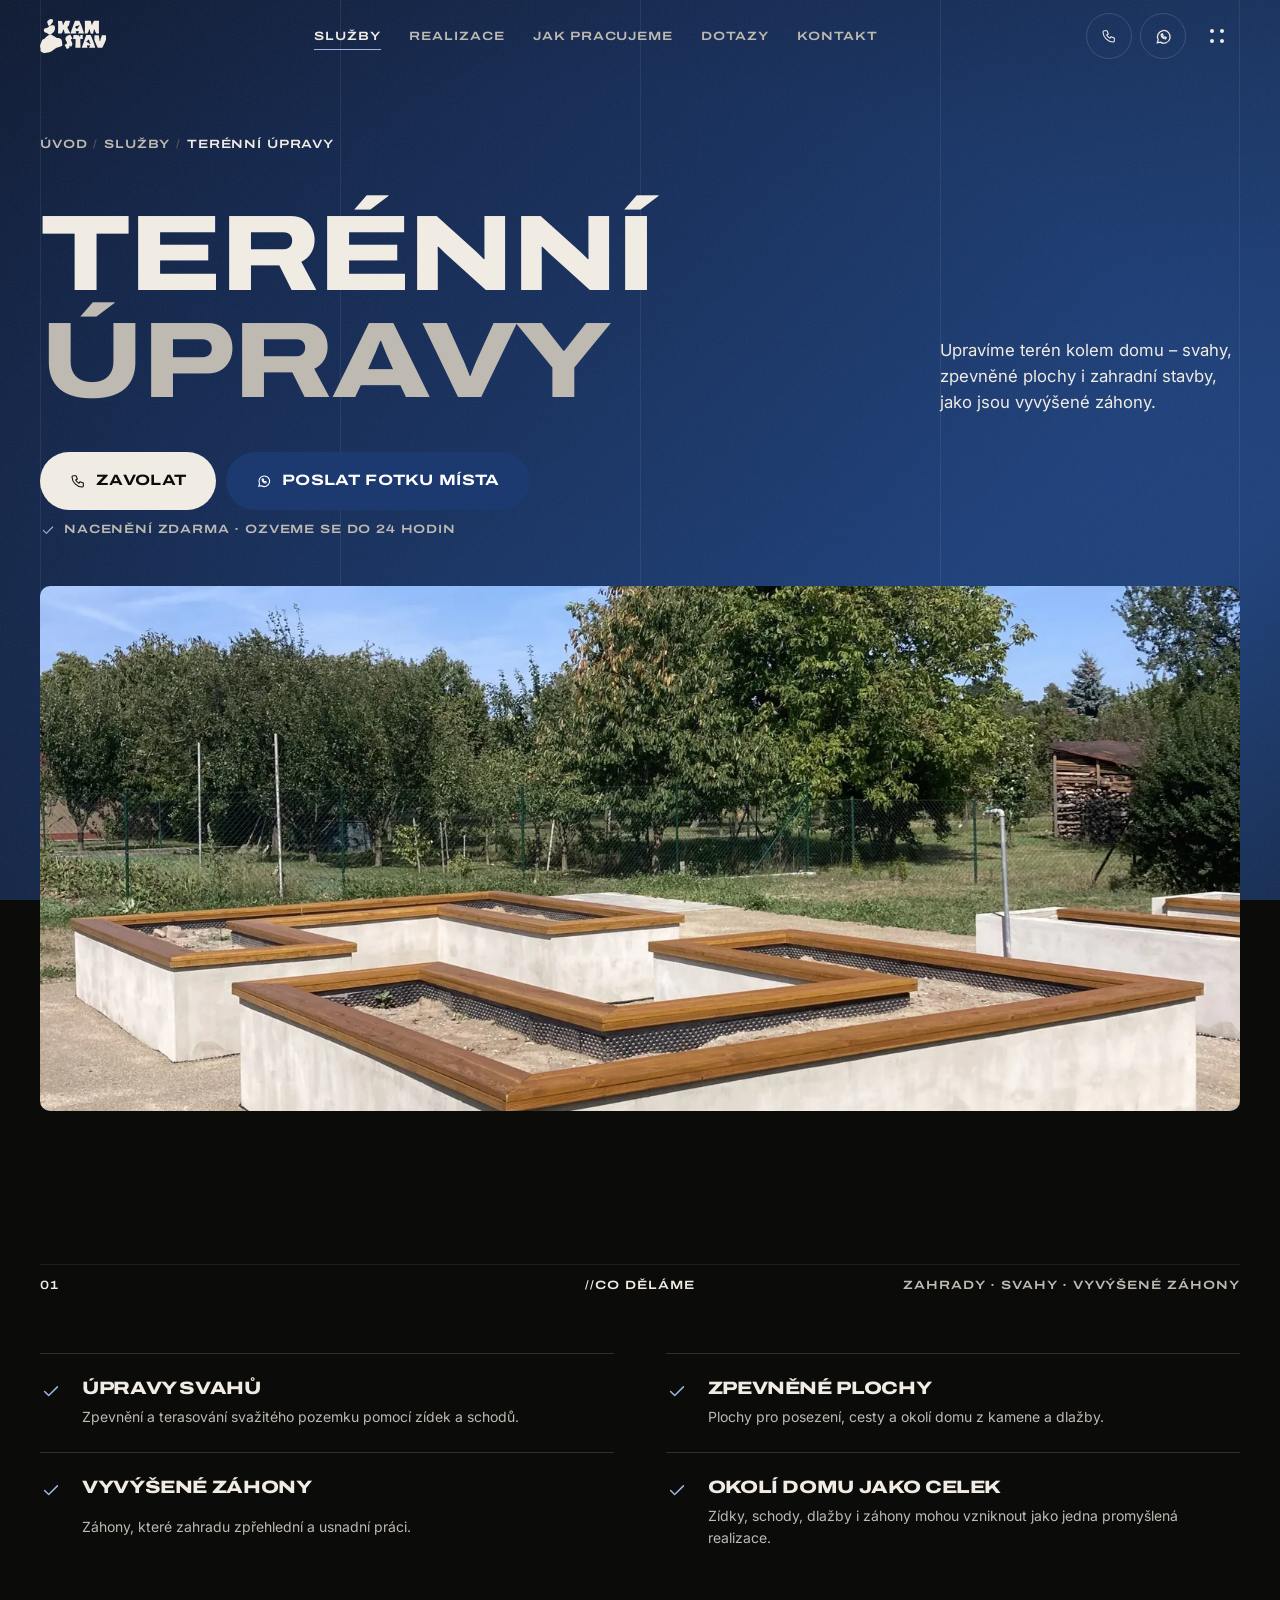
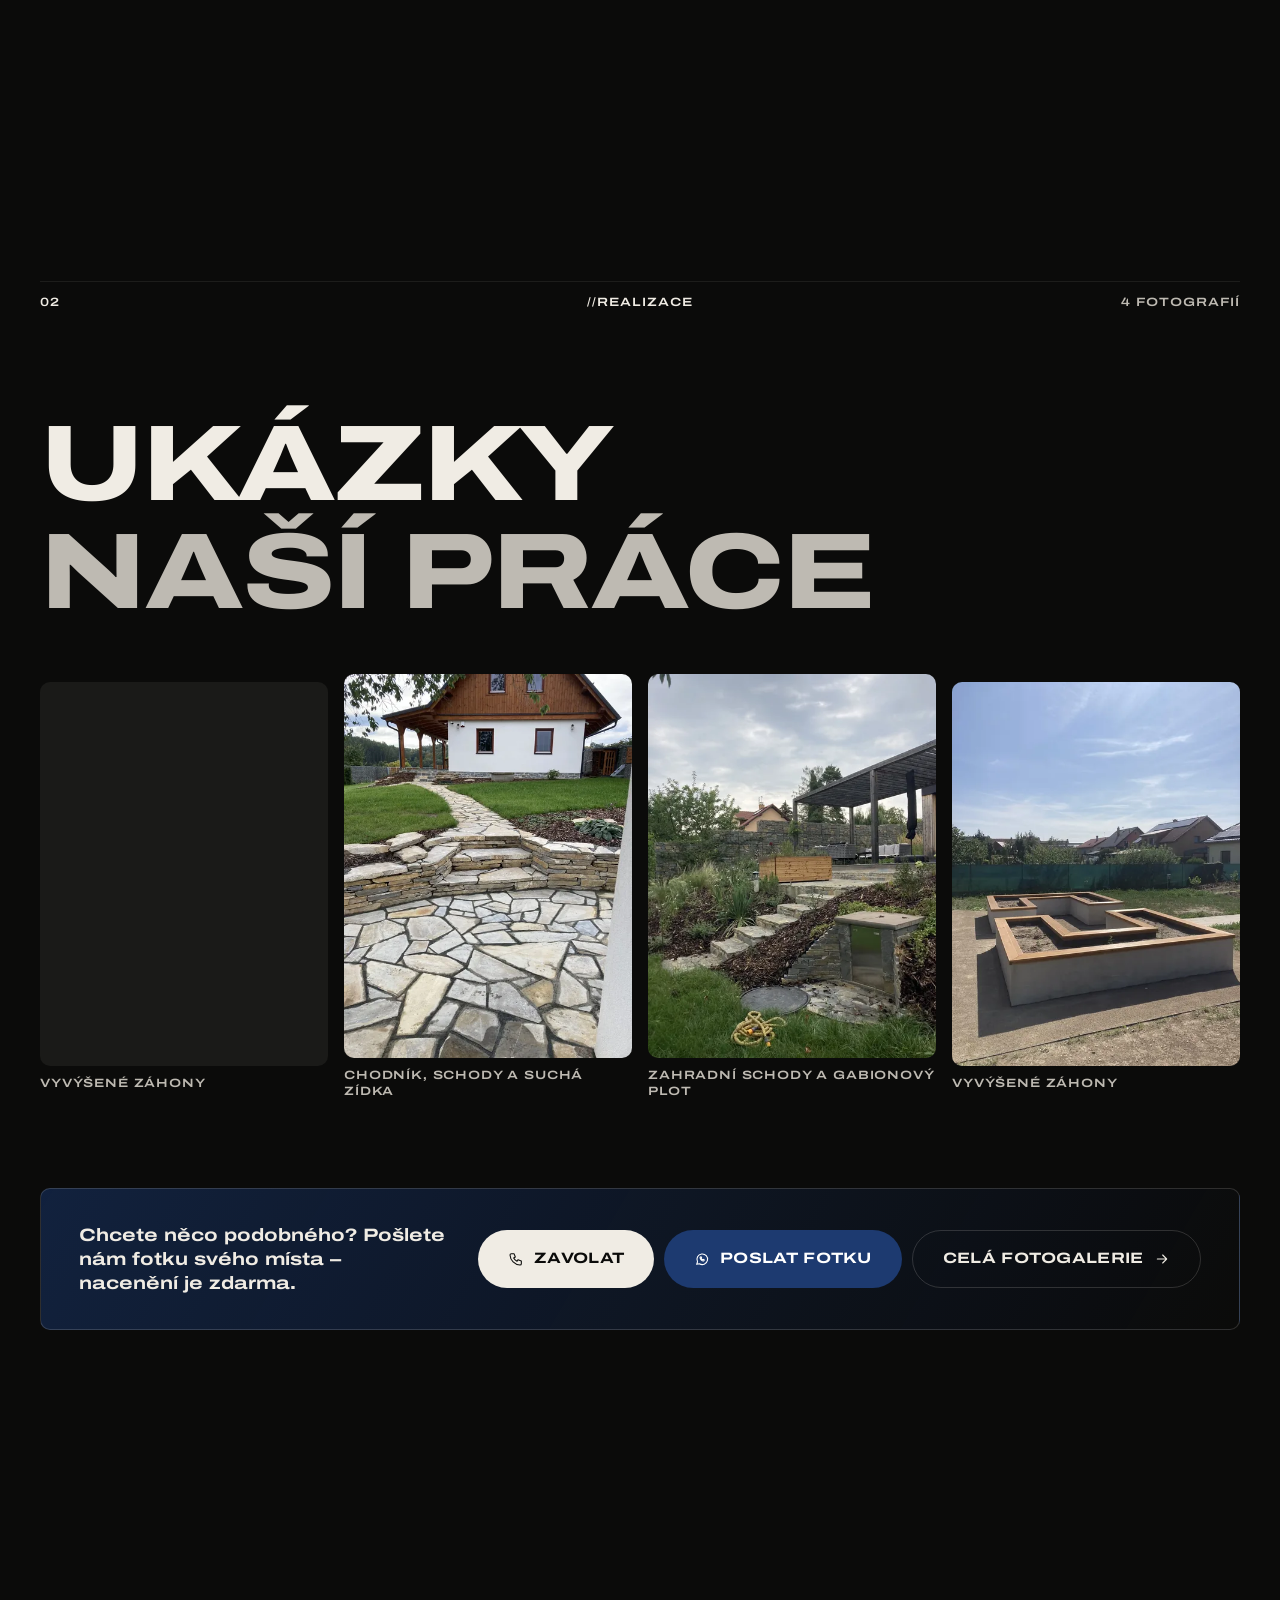
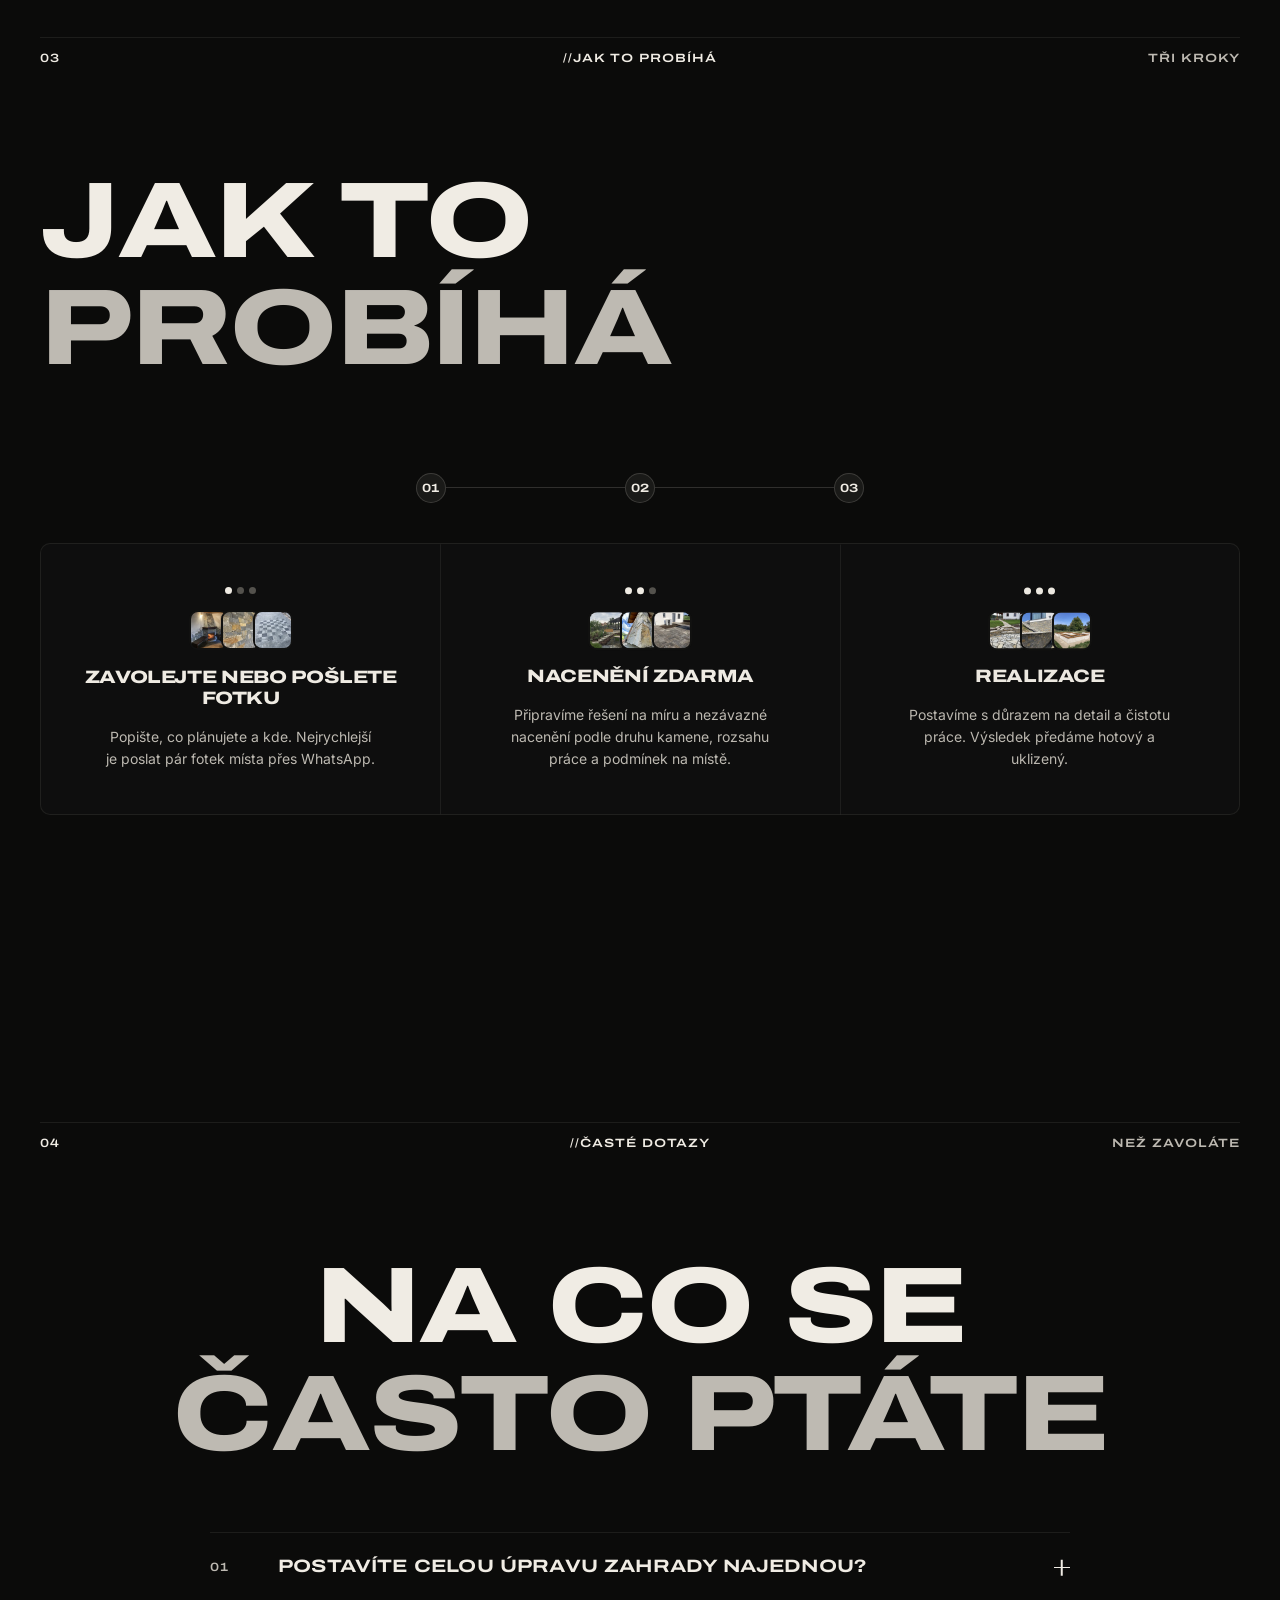
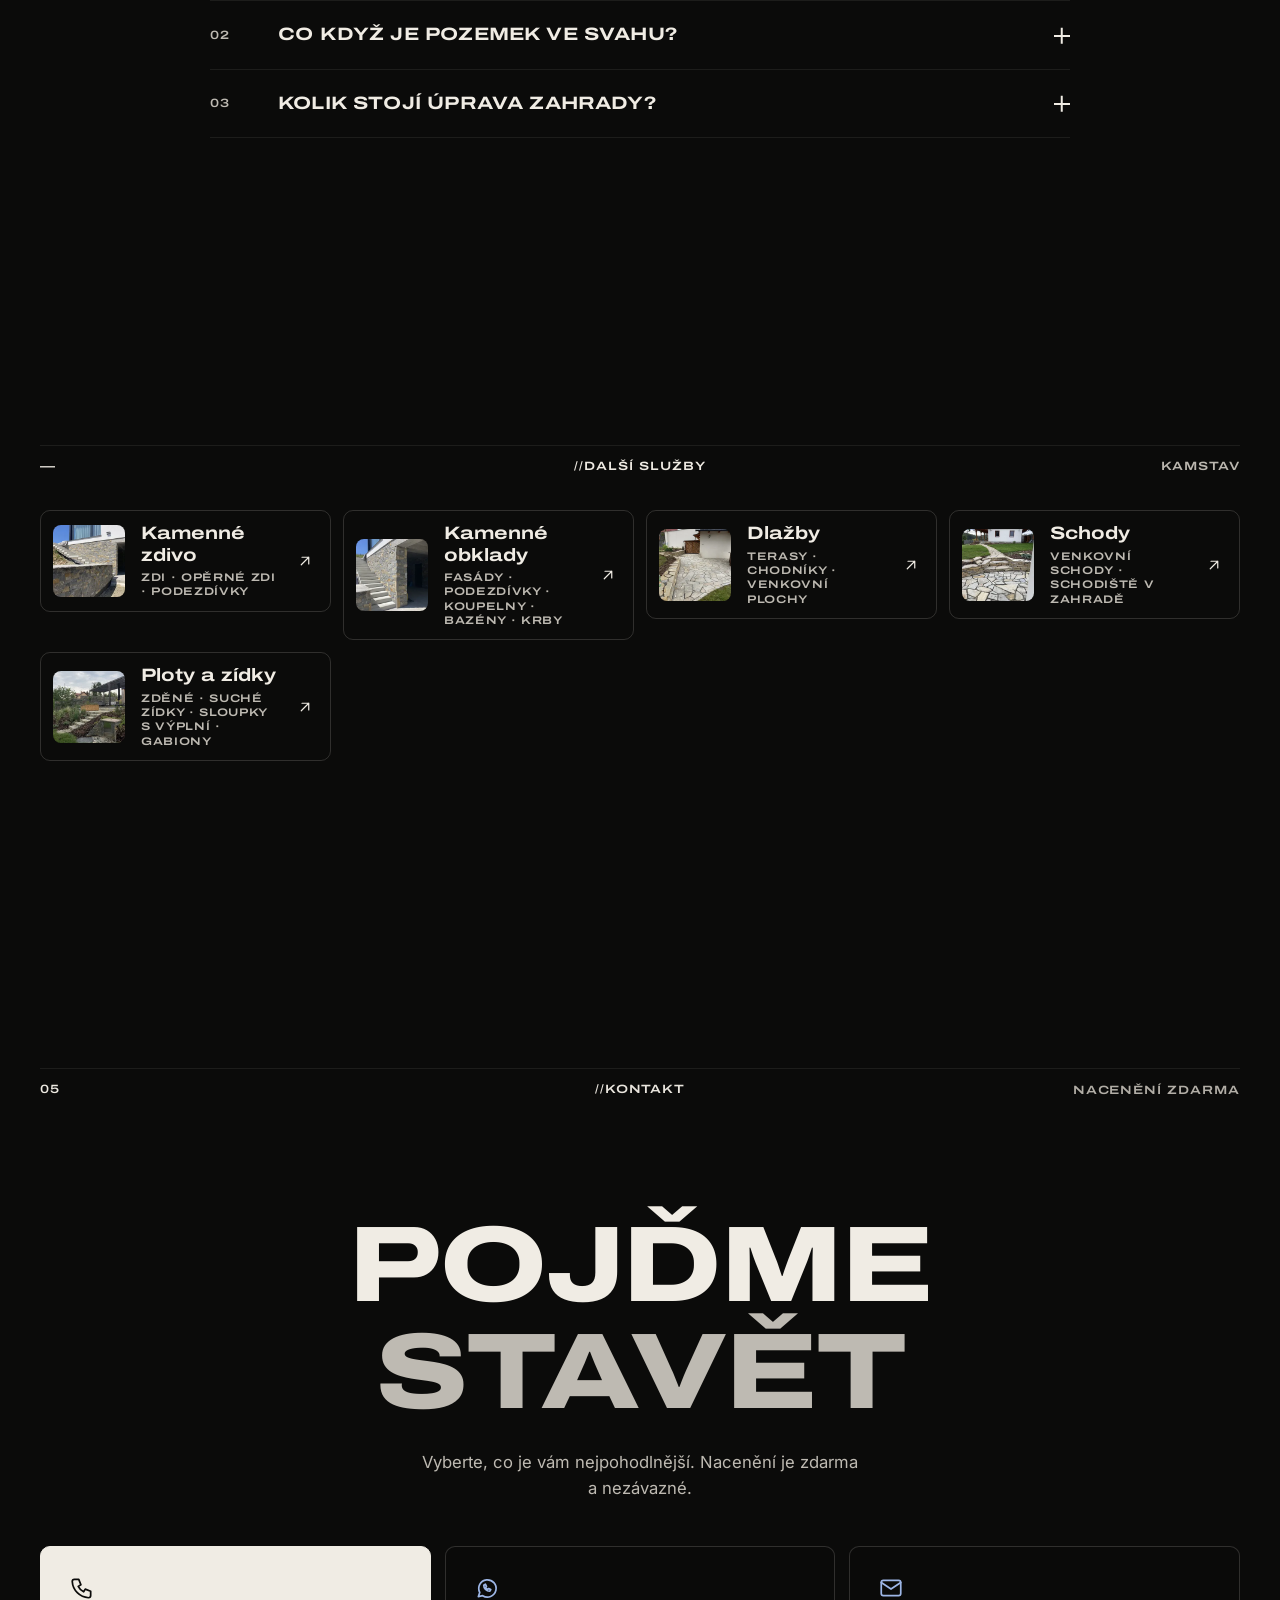
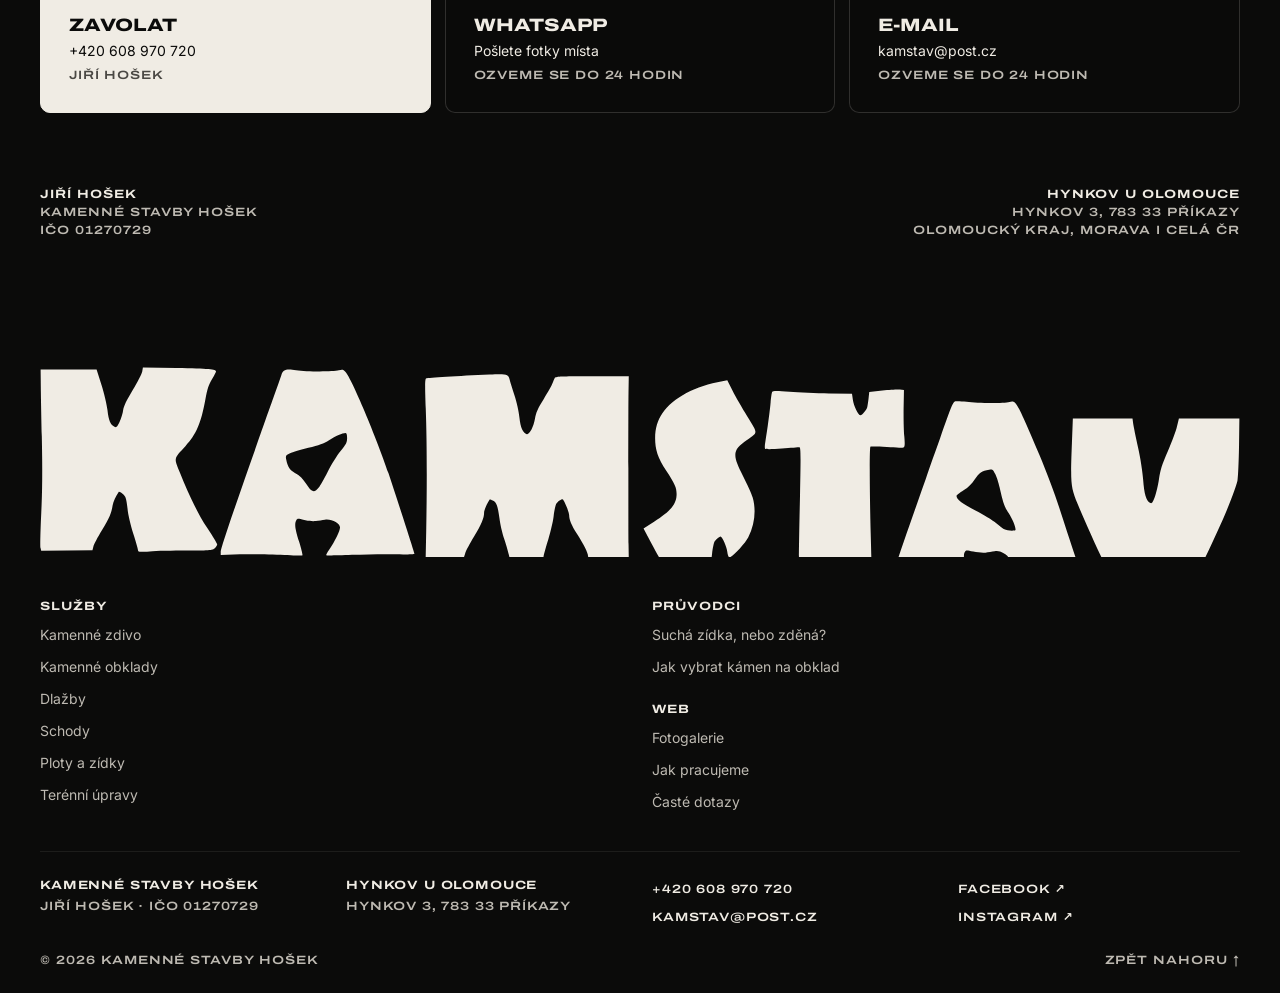
<file: terenni-upravy/index.html>
<!doctype html>
<html lang="cs" data-page="service" data-slug="terenni-upravy">
<head>
  <meta charset="UTF-8" />
  <script>(function(d){var c='js',k='kamstav-intro',p=!0;try{if(sessionStorage.getItem(k))p=!1;else sessionStorage.setItem(k,'1')}catch(e){}if(matchMedia('(prefers-reduced-motion: reduce)').matches){c+=' reduce';p=!1}c+=p&&d.dataset.page==='home'?' intro-play':' no-intro';d.className+=' '+c})(document.documentElement)</script>
  <meta name="viewport" content="width=device-width, initial-scale=1" />
  <meta name="theme-color" content="#0b0b0a" />
  <link rel="icon" href="/favicon.svg" type="image/svg+xml" />
  <link rel="preload" href="/fonts/archivo-latin-wdth-normal.woff2" as="font" type="font/woff2" crossorigin />
  <link rel="preload" href="/fonts/inter-latin-wght-normal.woff2" as="font" type="font/woff2" crossorigin />
  <link rel="preload" href="/fonts/archivo-cz.woff2" as="font" type="font/woff2" crossorigin />
  <link rel="preload" as="image" href="/img/vyvysene-zahony-2-800.webp" imagesrcset="/img/vyvysene-zahony-2-240.webp 240w, /img/vyvysene-zahony-2-480.webp 480w, /img/vyvysene-zahony-2-800.webp 800w, /img/vyvysene-zahony-2-1200.webp 1200w, /img/vyvysene-zahony-2-1600.webp 1600w" imagesizes="(max-width: 1280px) 100vw, 1240px" fetchpriority="high" />
  <title>Terénní úpravy zahrad a svahů z kamene | Kamstav – Olomoucko</title>
  <meta name="description" content="Upravíme terén kolem domu – svahy, zpevněné plochy, vyvýšené záhony a kamenné prvky zahrady. Kamenné stavby Hošek, Hynkov u Olomouce. Nacenění zdarma." />
  <link rel="canonical" href="https://kamstav.vercel.app/terenni-upravy/" />
  <meta property="og:type" content="website" />
  <meta property="og:url" content="https://kamstav.vercel.app/terenni-upravy/" />
  <meta property="og:title" content="Terénní úpravy – Kamstav" />
  <meta property="og:description" content="Upravíme terén kolem domu – svahy, zpevněné plochy, vyvýšené záhony a kamenné prvky zahrady. Kamenné stavby Hošek, Hynkov u Olomouce. Nacenění zdarma." />
  <meta property="og:site_name" content="Kamstav" />
  <meta property="og:locale" content="cs_CZ" />
  <meta property="og:image" content="https://kamstav.vercel.app/og.jpg" />
  <meta property="og:image:width" content="1200" />
  <meta property="og:image:height" content="630" />
  <meta property="og:image:alt" content="Kamstav – kamenná zídka a obklad z přírodního kamene" />
  <meta name="twitter:card" content="summary_large_image" />
  <meta name="robots" content="index, follow, max-image-preview:large" />
  <meta name="geo.region" content="CZ-71" />
  <meta name="geo.placename" content="Hynkov, Příkazy" />
  <link rel="apple-touch-icon" href="/apple-touch-icon.png" />
  <link rel="manifest" href="/site.webmanifest" />
  <script type="application/ld+json">{"@context":"https://schema.org","@graph":[{"@type":["HomeAndConstructionBusiness","GeneralContractor"],"@id":"https://kamstav.vercel.app/#firma","name":"Kamstav – Kamenné stavby Hošek","alternateName":["Kamstav","Kamenné stavby Hošek"],"description":"Stavební práce s přírodním kamenem: kamenné zdivo, obklady fasád, podezdívek, koupelen, bazénů a krbů, kamenné schody, venkovní dlažby, ploty, suché zídky, gabiony a terénní úpravy.","url":"https://kamstav.vercel.app/","telephone":"+420608970720","email":"kamstav@post.cz","image":["https://kamstav.vercel.app/og.jpg","https://kamstav.vercel.app/img/dlazba-chodnik-zidka-1600.webp","https://kamstav.vercel.app/img/zidka-obklad-podezdivky-1600.webp","https://kamstav.vercel.app/img/obklad-schodiste-1600.webp","https://kamstav.vercel.app/img/krb-obklad-1600.webp","https://kamstav.vercel.app/img/zahrada-schody-gabiony-1280.webp","https://kamstav.vercel.app/img/dlazba-terasa-drevnik-980.webp"],"logo":"https://kamstav.vercel.app/icon-512.png","founder":{"@type":"Person","name":"Jiří Hošek"},"identifier":{"@type":"PropertyValue","propertyID":"IČO","value":"01270729"},"address":{"@type":"PostalAddress","streetAddress":"Hynkov 3","addressLocality":"Příkazy","postalCode":"783 33","addressRegion":"Olomoucký kraj","addressCountry":"CZ"},"areaServed":[{"@type":"AdministrativeArea","name":"Olomoucký kraj"},{"@type":"Place","name":"Morava"},{"@type":"Country","name":"Česká republika"}],"knowsAbout":["přírodní kámen","kamenné zdivo","kamenné obklady","suché zídky","polygonální dlažba","gabiony","kamenné schody","terénní úpravy"],"hasCredential":{"@type":"EducationalOccupationalCredential","name":"Osvědčení na provádění staveb, jejich změn a odstraňování"},"sameAs":["https://www.facebook.com/kamstav.cz/","https://www.instagram.com/kamstav.cz"],"hasOfferCatalog":{"@type":"OfferCatalog","name":"Kamenické a stavební práce","itemListElement":[{"@type":"Offer","itemOffered":{"@id":"https://kamstav.vercel.app/kamenne-zdivo/#sluzba"}},{"@type":"Offer","itemOffered":{"@id":"https://kamstav.vercel.app/kamenne-obklady/#sluzba"}},{"@type":"Offer","itemOffered":{"@id":"https://kamstav.vercel.app/kamenne-dlazby/#sluzba"}},{"@type":"Offer","itemOffered":{"@id":"https://kamstav.vercel.app/kamenne-schody/#sluzba"}},{"@type":"Offer","itemOffered":{"@id":"https://kamstav.vercel.app/ploty-a-zidky/#sluzba"}},{"@type":"Offer","itemOffered":{"@id":"https://kamstav.vercel.app/terenni-upravy/#sluzba"}}]}},{"@type":"WebSite","@id":"https://kamstav.vercel.app/#web","url":"https://kamstav.vercel.app/","name":"Kamstav","inLanguage":"cs","publisher":{"@id":"https://kamstav.vercel.app/#firma"}},{"@type":"Service","@id":"https://kamstav.vercel.app/terenni-upravy/#sluzba","name":"Terénní úpravy","serviceType":"Terénní úpravy","description":"Upravíme terén kolem domu – svahy, zpevněné plochy i zahradní stavby, jako jsou vyvýšené záhony.","url":"https://kamstav.vercel.app/terenni-upravy/","image":"https://kamstav.vercel.app/img/vyvysene-zahony-2-1600.webp","provider":{"@id":"https://kamstav.vercel.app/#firma"},"areaServed":[{"@type":"AdministrativeArea","name":"Olomoucký kraj"},{"@type":"Place","name":"Morava"},{"@type":"Country","name":"Česká republika"}],"hasOfferCatalog":{"@type":"OfferCatalog","name":"Terénní úpravy","itemListElement":[{"@type":"Offer","itemOffered":{"@type":"Service","name":"Úpravy svahů","description":"Zpevnění a terasování svažitého pozemku pomocí zídek a schodů."}},{"@type":"Offer","itemOffered":{"@type":"Service","name":"Zpevněné plochy","description":"Plochy pro posezení, cesty a okolí domu z kamene a dlažby."}},{"@type":"Offer","itemOffered":{"@type":"Service","name":"Vyvýšené záhony","description":"Záhony, které zahradu zpřehlední a usnadní práci."}},{"@type":"Offer","itemOffered":{"@type":"Service","name":"Okolí domu jako celek","description":"Zídky, schody, dlažby i záhony mohou vzniknout jako jedna promyšlená realizace."}}]}},{"@type":"WebPage","@id":"https://kamstav.vercel.app/terenni-upravy/#stranka","url":"https://kamstav.vercel.app/terenni-upravy/","name":"Terénní úpravy zahrad a svahů z kamene | Kamstav – Olomoucko","description":"Upravíme terén kolem domu – svahy, zpevněné plochy, vyvýšené záhony a kamenné prvky zahrady. Kamenné stavby Hošek, Hynkov u Olomouce. Nacenění zdarma.","isPartOf":{"@id":"https://kamstav.vercel.app/#web"},"about":{"@id":"https://kamstav.vercel.app/terenni-upravy/#sluzba"},"inLanguage":"cs","dateModified":"2026-11-03"},{"@type":"FAQPage","@id":"https://kamstav.vercel.app/terenni-upravy/#faq","mainEntity":[{"@type":"Question","name":"Postavíte celou úpravu zahrady najednou?","acceptedAnswer":{"@type":"Answer","text":"Ano, kamenné prvky – zídky, schody, dlažby i záhony – můžeme postavit jako jeden navazující celek."}},{"@type":"Question","name":"Co když je pozemek ve svahu?","acceptedAnswer":{"@type":"Answer","text":"Svah zpevníme opěrnými zídkami a zpřístupníme schody. Řešení navrhneme podle konkrétního místa."}},{"@type":"Question","name":"Kolik stojí úprava zahrady?","acceptedAnswer":{"@type":"Answer","text":"Cena závisí na druhu kamene, rozsahu práce a přístupu na místo, proto každou zakázku naceňujeme na míru. Nacenění je zdarma – stačí zavolat nebo poslat fotky místa přes WhatsApp."}}]},{"@type":"BreadcrumbList","itemListElement":[{"@type":"ListItem","position":1,"name":"Úvod","item":"https://kamstav.vercel.app/"},{"@type":"ListItem","position":2,"name":"Služby","item":"https://kamstav.vercel.app/#sluzby"},{"@type":"ListItem","position":3,"name":"Terénní úpravy","item":"https://kamstav.vercel.app/terenni-upravy/"}]}]}</script>
  <script type="module" crossorigin src="/assets/main-CPPkA79n.js"></script>
  <link rel="stylesheet" crossorigin href="/assets/style-BR2X69S3.css">
</head>
<body>
  <div id="root"><link rel="preload" as="image" imageSrcSet="/img/vyvysene-zahony-2-240.webp 240w, /img/vyvysene-zahony-2-480.webp 480w, /img/vyvysene-zahony-2-800.webp 800w, /img/vyvysene-zahony-2-1200.webp 1200w, /img/vyvysene-zahony-2-1600.webp 1600w" imageSizes="(max-width: 1280px) 100vw, 1240px" fetchPriority="high"/><div><div class="bg-gradient" aria-hidden="true"></div><div class="grid-lines" aria-hidden="true"><div class="wrap"><span></span><span></span><span></span><span></span></div></div><a class="skip" href="#obsah">Přeskočit na obsah</a><header class="header"><div class="wrap"><a href="/" class="logo-link" aria-label="Kamstav – úvod"><svg viewBox="0 0 1002 515" role="img" aria-label="Kamstav" aria-hidden="true"><g class="stones" fill="currentColor"><path class="stone stone-bottom" d="M45.4 512.1C32.2 506.9 18.5 497.7 12.3 489.8C7.5 483.8 6.5 479.2 7.9 468.9C9.6 455.7 9.3 451.2 5.5 433.9C3.6 425.1 2 417 2 415.9C2 414.9 1.5 414 1 414C-0.2 414 -0.4 404.3 0.8 403.8C1.2 403.6 2.8 399.1 4.3 393.8C7.5 382.4 18.2 352.4 25.2 335.3C31.5 319.9 34.6 316.6 50.2 308.5C67.4 299.7 71.5 296.5 82 284C90.6 273.8 96.4 268.7 112 257.6C141.6 236.5 145.1 234.7 156.5 234.8C169.4 234.8 184.5 241.6 212.5 259.9C245.6 281.7 254.1 285.6 274.4 288.5C280.9 289.4 288.5 290.9 291.4 291.7C303.6 295.3 318.8 305.3 325.1 313.9C328.6 318.5 329.4 322 332.4 342.5C335.9 367.3 336.9 375.2 337.6 387.5C338.2 396.8 338 399.1 336.6 401.8C332.2 410.4 314.6 418.3 277.3 428.5C254.3 434.8 249.9 436.4 239.3 442C228.6 447.6 218.6 454.7 200 470C173.7 491.7 160.6 499 141 503.3C111.7 509.8 76.5 515 62.8 515C53.9 514.9 51.5 514.5 45.4 512.1Z"></path><path class="stone stone-mid" d="M140.2 234C134.2 231.9 128.7 228.8 118.5 222C108.3 215.1 104.4 213.4 91.8 210C73.9 205.1 68 201.7 64.5 194.3C62.5 190.1 59.1 168.5 59 159.9C59 150.3 63.2 147.1 84.5 140.5C107 133.7 111.2 131.5 131.3 115.7C141.4 107.8 153.4 100.5 154.8 101.4C155.2 101.6 157.4 101.5 159.6 101C169.5 98.6 189.1 95.7 195.2 95.7C201.1 95.6 202.8 96.1 209.7 99.5C215.1 102.3 218.4 104.8 220.6 107.7C223.6 111.6 223.8 112.6 224.5 122.7C224.9 128.6 225.6 135.7 226.1 138.4C228 148.5 227.3 154.1 222.4 168.2C217.8 181.5 214.1 190 211.7 193.1C211 194.1 207 197 202.9 199.6C198.7 202.3 190.7 208.8 185.1 214C164.6 233.1 152.6 238.4 140.2 234Z"></path><path class="stone stone-top" d="M138 102.1C123.4 98.2 120.4 94.6 119.1 79.7C118.5 73.4 117.4 69.4 114.6 63C109.4 51.3 107.6 44.9 108.4 40.8C109.2 36.3 118.2 26.3 126.2 20.9C129.5 18.6 133.3 15.1 134.8 13C138.5 7.7 142.9 5.5 154.2 3.4C159.6 2.4 164 1.2 164 0.8C164 0.4 165.3 0 167 0C168.7 0 170 0.4 170 0.8C170 1.9 179.4 4.9 185.8 5.9C188.6 6.3 192 7.6 193.1 8.6C196.3 11.4 199 17.9 199 23C199 27.5 193.6 46 190.4 52.2C189.5 54 184 60.5 178.1 66.5C168.6 76.4 167 78.6 162.1 88.6C157.1 98.9 156.3 99.9 152.3 101.9C147.2 104.4 146.6 104.4 138 102.1Z"></path></g><g class="letters" fill="currentColor"><path class="letter" fill-rule="evenodd" d="M376.6 220.9C376.3 220.1 375.6 217.5 375 215C374.3 212.5 372.5 206.5 370.9 201.7C366.7 188.8 366.2 186.5 365 176.2C364.4 171 363.3 165.5 362.5 163.9C361.1 161.3 356.3 157.2 355.6 158.1C352.8 161.9 349.9 169.2 348.6 175.9C347.3 183.2 346.2 185.6 340.1 195.4C333.3 206.1 328 216.3 328 218.6C328 219.3 319.7 219.9 301.8 220.3C280.2 220.8 275.3 220.7 274.1 219.5C272.9 218.4 272.9 212.9 274.1 182.3C275.8 137.8 275.9 114.5 274.2 67.6C273.1 36.1 273.1 30.5 274.3 29.3C275.4 28.1 278.5 28.1 293.1 28.9C302.7 29.4 315.5 29.6 321.5 29.3L332.5 28.7L336.4 41.6C342.9 63 343.9 67.2 344 73.5C344.1 81 346.8 87.3 350.8 89.4L353.7 90.9L356.9 84.1C358.6 80.4 360 76.2 360 74.8C360 69.8 363 62.7 369.3 52.7C376.8 40.9 379.5 35.7 380.4 31.4C381.1 28.5 381.5 28.2 386.2 27.6C392.8 26.7 444.9 27.9 452 29.1C455 29.6 457.8 30.4 458.3 30.9C458.8 31.4 457.3 34.5 455 38.1C450.5 45.2 449.3 48.8 445.7 67.6C441.6 88.8 436.4 99.3 422.3 114.3C418.3 118.6 415 122.8 415 123.5C415 124.7 422.3 143.2 427.5 155.5C434.3 171.4 439.7 181.6 448.7 195.6C454.4 204.5 459 212.6 459 213.6C458.9 214.7 458 216.6 457 217.9L455 220.3L420.7 220.5C401.9 220.6 384.4 221.1 381.8 221.5C378.1 222.1 376.9 221.9 376.6 220.9Z"></path><path class="letter" fill-rule="evenodd" d="M528.5 220.8C518 220.3 499.7 220.1 487.8 220.4C475.8 220.7 465.4 220.7 464.5 220.4C463.7 220 463 218.8 463 217.6C463 214.9 477.8 171.6 501.9 103.2C514.4 68 519.9 52.2 524 40.5C526.3 33.9 528.7 27.9 529.3 27.1C530.5 25.7 530 25.7 562.4 27.7C568.1 28 576.8 27.7 582.8 27C593.2 25.8 593.2 25.8 595.6 28.1C597.8 30.4 605.4 46.7 618.2 76.5C628.8 101.3 633.7 114.1 640.8 136C644.7 147.8 652.4 171.4 657.9 188.3C663.5 205.3 667.7 219.6 667.4 220.1C667.1 220.7 657.3 220.8 642.2 220.4C628.6 220.1 607.8 220.3 596 220.8C584.2 221.4 574.4 221.7 574.2 221.6C574.1 221.4 576.7 216.9 580.1 211.6C586.5 201.3 588.3 197.5 589.5 192.3C590.1 189.2 590 189 584.1 186C577.1 182.5 576.6 182.5 568 184.6C561.8 186.2 561.1 186.2 552.7 184.3L543.9 182.3L542.4 185.1C541.1 187.7 541.1 188.7 542.5 194.4C543.3 198 545.3 205 547 210.1C550.3 220.2 550.6 222.1 548.8 221.8C548.1 221.8 539 221.3 528.5 220.8ZM563.3 152.9C566 151.7 569.3 146.4 577.5 130.5C580.6 124.5 584.4 118 585.8 116.1C596.3 102.9 597 101.8 597 98C597 91.2 596.7 91 589.5 93.5C585.9 94.8 581.3 97.2 579.1 98.9C573.8 103.1 570.6 104.3 555.5 107.8C542.4 110.9 537.1 112.7 533.6 115.5C531.8 116.9 531.8 117.3 533 122.7C534.7 129.5 536.9 132.2 543.5 135.8C547.5 137.9 549.5 140.1 553.5 146.2C556.2 150.5 559 153.9 559.7 154C560.4 154 562 153.5 563.3 152.9Z"></path><path class="letter" fill-rule="evenodd" d="M768.7 221.3C768.3 221 768 219.7 768 218.5C768 217.4 765.7 209.2 763 200.5C760 191 757.7 181.7 757.4 177.5C757.1 173.7 756.4 168.7 755.8 166.5C754.8 162.4 750.6 157 748.4 157C746.4 157 742 166.6 740.5 174.5C738.9 182.9 738.1 184.8 730.4 196.5C724.6 205.4 720 214.9 720 217.9C720 219.5 718.4 219.7 701.1 220.4C690.8 220.7 681.5 220.8 680.6 220.4C678.6 219.6 678.5 210.3 680.4 161.4C681.4 137.5 681.5 119.3 681 104.4C680.5 92.3 679.8 70.7 679.4 56.3L678.7 30.1L681.4 29C682.9 28.5 690.5 28 698.3 28C706.1 28 719.2 27.3 727.5 26.5C743.7 24.9 763.8 24.6 765.7 25.8C766.4 26.2 768 30.2 769.3 34.5C770.6 38.9 773.1 47.2 774.8 53C776.5 58.8 778.3 67.8 778.9 73C780 83.4 782 87.3 786.3 87.8C788.5 88.1 789.2 87.4 791.1 83.8C792.3 81.4 794.1 75.7 795.1 71.1C796.7 64 798.1 60.8 804.2 51.1C808.2 44.8 812.6 36.6 814 33L816.7 26.5L823.1 26.6C826.6 26.6 837.8 27 848 27.5C860.6 28 870.4 27.9 878.6 27.1C885.2 26.4 891.5 26.2 892.5 26.6C894.2 27.3 894.3 28.7 893.4 58.4C892.3 97.8 892.3 152 893.4 190.1C894.1 211.4 894 219.9 893.2 220.4C892.6 220.7 882.9 220.7 871.6 220.4L851 219.7L851 217.1C850.9 213.4 848.1 207.6 840.5 195.4C833.4 184.1 831.7 180.2 830.6 172.6C829.7 167 825.2 157 823.4 157C821 157 817 161.2 816.1 164.8C815.5 166.8 814.8 171.9 814.4 176C814.1 180.7 812 189.4 809 199C806.4 207.5 803.9 216.2 803.6 218.2L802.9 222L786.1 222C776.9 222 769 221.7 768.7 221.3Z"></path><path class="letter" fill-rule="evenodd" d="M403.6 450.8C401.8 447.8 379.1 406.1 375.7 399.4L373.2 394.4L383.2 388C401.7 376.3 408 368.6 408 357.9C408 351.1 406 346.8 397 333.6C388.7 321.3 386.1 314.7 385.3 303.6C384.3 288 388.2 277.1 398.8 265.9C411.3 252.6 429.7 243.7 453.5 239.6C462 238.1 461.5 237.8 465.3 246.2C467.8 251.9 481.3 275 489 286.7L493 293L483.6 299.9C466.1 312.9 465.6 316.8 478.4 339.8C487.3 355.9 490 364.3 490 376.2C490 393.7 485.1 405.2 472.3 417.8C467.7 422.3 463.5 425.8 463.1 425.5C462.6 425.3 462 422.7 461.6 419.8C461.1 415.7 457.5 406.3 455.3 403.1C455.1 402.9 453.9 403.2 452.5 403.8C448.4 405.7 446.3 410.4 445.5 419.4C444.8 428 442.7 437.7 441.2 439.2C438.9 441.5 409.5 453 405.9 453C405.4 453 404.4 452 403.6 450.8Z"></path><path class="letter" fill-rule="evenodd" d="M537.2 435C536 433.8 535.8 430.9 536.4 417.5C538.4 370.7 539 349.1 539 326.6L539 301.7L528.8 302.4C523.1 302.8 514.8 303.5 510.2 303.9C504.9 304.3 501.6 304.2 501 303.5C500.6 303 501.5 295.5 503.1 287C504.7 278.5 506 268.6 506.1 265C506.1 261.4 506.7 254.9 507.3 250.5L508.5 242.5L512.5 242.6C514.7 242.6 525 243.2 535.5 243.8C546 244.5 563.1 245 573.6 245L592.8 245L593.4 248.1C593.7 249.8 594 252.2 594 253.3C594 254.4 595.4 258.4 597.1 262.1L600.3 268.9L603.2 267.4C607.3 265.3 609.9 259 610 251.5C610 248.2 610.4 245 610.8 244.4C611.2 243.7 615.3 242.9 620 242.6C624.7 242.2 632.2 241.4 636.6 240.9C649 239.5 648.3 238.4 647.4 258C647 269.5 647.1 279 648 288C649.5 303 649.4 303.3 642.5 302.5C640.3 302.3 632.6 301.8 625.4 301.5L612.3 300.9L611.6 317.2C611.3 326.2 611.4 346.1 612 361.5C614.3 423.4 614.4 434.6 612.9 435.6C612.1 436.1 595.1 436.5 575.1 436.5C544.5 436.5 538.4 436.3 537.2 435Z"></path><path class="letter" fill-rule="evenodd" d="M699 436.8C688.8 436.3 670.3 436.1 657.8 436.4C638.9 436.8 635 436.7 634 435.5C633 434.4 633.3 432.5 635 426.8C638 417 654.5 369.3 674.2 313.5C677.5 304.1 682.9 288.9 686.2 279.5C698.4 244.7 699.2 242.9 701.4 242C702.6 241.6 708 241.7 713.5 242.3C726.1 243.7 753.1 243.7 758.9 242.2C763.1 241.2 763.5 241.3 765.8 243.8C771.2 249.7 799.4 316.7 810 349C830.7 411.8 838.2 435.2 837.6 435.8C837.2 436.1 818.8 436.5 796.7 436.5C774.6 436.6 753.7 437 750.2 437.5C745.6 438.1 744 437.9 744 437.1C744 436.4 746 432.7 748.5 428.9C754.4 419.7 757.7 413.2 758.5 408.8C759.2 405.3 759.1 405.2 753.7 402.1C747.5 398.6 744.8 398.3 737.3 400.7C732.1 402.3 731.6 402.3 722.7 400.3C714.3 398.4 713.4 398.4 712.2 399.9C710.2 402.4 711.4 411.1 715.4 423.2C719.5 435.8 719.8 437.2 718.5 437.5C718 437.6 709.2 437.3 699 436.8ZM765.4 377.2C766.4 375.6 762 365.1 757.7 358.8C754.3 353.8 752.8 350.3 751.5 344.3C748 328.9 745.9 321.4 743.6 317.5C741.7 314 741 313.5 738.1 313.7C736.2 313.7 732.8 314.6 730.4 315.5C726.8 316.9 725.6 318.1 722.7 323.3C719.9 328.5 718.1 330.3 711.4 334.8C705.1 339.1 703.6 340.6 703.8 342.3C704.3 345.8 709.4 349.5 725 357.5C733.1 361.7 740.7 366.1 742.1 367.3C743.4 368.6 746.9 371.5 749.8 373.8C754.4 377.4 755.8 378 760 378C762.7 378 765.1 377.6 765.4 377.2Z"></path><path class="letter" fill-rule="evenodd" d="M877.5 435C874.1 431 840.6 359.2 829.4 331.5C824.7 319.9 824.5 319.2 824.2 308C824.1 301.7 824.3 285.1 824.7 271.2C825.4 250.4 825.8 245.8 827 245C827.9 244.4 834.3 244.3 843 244.8C858.8 245.6 863.5 245.6 878.5 245.1L888.5 244.7L889.7 251.6C890.3 255.4 892.7 266.8 895 277C897.9 290 899.4 299.5 900 309C901.1 325.1 902.1 328.9 906.2 333L909.3 336.1L912.2 328.8C913.8 324.7 915.5 317.8 916.1 313.1C917.6 300.3 918.6 297 925.1 282.2C933.3 263.8 935.8 256.8 936.6 249.8L937.3 244L947.9 244.7C961.1 245.7 965.8 245.7 984.1 244.8C995.7 244.2 999 244.3 1000.5 245.4C1002.3 246.7 1002.3 248 1001.2 279.7L1000.1 312.6L994.7 326.1C983.1 355.2 972.9 377.8 958.5 406.5L943.5 436.5L911.2 436.5C883.6 436.5 878.7 436.3 877.5 435Z"></path></g></svg></a><nav class="nav-bar" aria-label="Sekce"><a href="/#sluzby" class="on" aria-current="location">Služby</a><a href="#realizace" class="">Realizace</a><a href="#jak-pracujeme" class="">Jak pracujeme</a><a href="#faq" class="">Dotazy</a><a href="#kontakt" class="">Kontakt</a></nav><div class="right"><a class="btn btn-line call-btn" href="tel:+420608970720"><svg viewBox="0 0 24 24" fill="none" stroke="currentColor" stroke-width="1.6" stroke-linecap="round" stroke-linejoin="round" aria-hidden="true"><path d="M5 4h4l2 5-2.5 1.5a11 11 0 0 0 5 5L15 13l5 2v4a2 2 0 0 1-2 2A16 16 0 0 1 3 6a2 2 0 0 1 2-2"></path></svg> <span class="num">+420 608 970 720</span><span class="sr-only">Zavolat</span></a><a class="icon-btn wa-btn" href="https://wa.me/420608970720?text=Dobr%C3%BD%20den%2C%20m%C3%A1m%20z%C3%A1jem%20o%20nacen%C4%9Bn%C3%AD%20kamenn%C3%BDch%20prac%C3%AD.%20Pos%C3%ADl%C3%A1m%20fotky%20m%C3%ADsta%3A" target="_blank" rel="noopener" aria-label="Napsat přes WhatsApp"><svg viewBox="0 0 24 24" fill="none" stroke="currentColor" stroke-width="1.6" stroke-linecap="round" stroke-linejoin="round" aria-hidden="true"><path d="M4 20l1.3-3.9A8 8 0 1 1 8 19.1z"></path><path d="M9 9.5c0 3 2.5 5.5 5.5 5.5l1-1.5-2-1-1 .8a4 4 0 0 1-1.8-1.8l.8-1-1-2z"></path></svg></a><button class="menu-btn" aria-expanded="false" aria-controls="menu" aria-label="Otevřít menu"><span class="grid4" aria-hidden="true"><i></i><i></i><i></i><i></i></span></button></div></div></header><div class="menu" id="menu" aria-hidden="true"><nav aria-label="Hlavní"><ul><li class="mask"><a href="/#uvod" tabindex="-1">Úvod</a></li><li class="mask"><a href="/#sluzby" tabindex="-1">Služby</a></li><li class="mask"><a href="/#realizace" tabindex="-1">Realizace</a></li><li class="mask"><a href="/#jak-pracujeme" tabindex="-1">Jak pracujeme</a></li><li class="mask"><a href="/fotogalerie/" tabindex="-1">Fotogalerie</a></li><li class="mask"><a href="/#faq" tabindex="-1">Dotazy</a></li><li class="mask"><a href="/#kontakt" tabindex="-1">Kontakt</a></li></ul></nav><div class="menu-sub wrap"><span class="eyebrow">Služby</span><ul><li><a href="/kamenne-zdivo/" tabindex="-1">Kamenné zdivo</a></li><li><a href="/kamenne-obklady/" tabindex="-1">Kamenné obklady</a></li><li><a href="/kamenne-dlazby/" tabindex="-1">Dlažby</a></li><li><a href="/kamenne-schody/" tabindex="-1">Schody</a></li><li><a href="/ploty-a-zidky/" tabindex="-1">Ploty a zídky</a></li><li><a href="/terenni-upravy/" tabindex="-1">Terénní úpravy</a></li></ul></div><div class="menu-foot"><div class="wrap"><span>© <!-- -->2026<!-- --> <!-- -->Kamenné stavby Hošek</span><span><a href="tel:+420608970720" tabindex="-1">+420 608 970 720</a> · <a href="https://wa.me/420608970720?text=Dobr%C3%BD%20den%2C%20m%C3%A1m%20z%C3%A1jem%20o%20nacen%C4%9Bn%C3%AD%20kamenn%C3%BDch%20prac%C3%AD.%20Pos%C3%ADl%C3%A1m%20fotky%20m%C3%ADsta%3A" target="_blank" rel="noopener" tabindex="-1">WhatsApp</a> · <a href="mailto:kamstav@post.cz" tabindex="-1">kamstav@post.cz</a></span></div></div></div><main id="obsah"><section class="sp-hero" id="uvod"><div class="wrap"><nav class="crumbs" aria-label="Drobečková navigace"><span><a href="/">Úvod</a></span><span><i aria-hidden="true">/</i><a href="/#sluzby">Služby</a></span><span><i aria-hidden="true">/</i><span aria-current="page">Terénní úpravy</span></span></nav><div class="title-row"><h1 class="display h-xl two-tone">Terénní<br/><span class="line-2">úpravy</span></h1><p class="lead">Upravíme terén kolem domu – svahy, zpevněné plochy i zahradní stavby, jako jsou vyvýšené záhony.</p></div><div class="hero-cta sp-cta"><div class="hero-btns"><a class="btn btn-light btn-lg" href="tel:+420608970720"><svg viewBox="0 0 24 24" fill="none" stroke="currentColor" stroke-width="1.6" stroke-linecap="round" stroke-linejoin="round" aria-hidden="true"><path d="M5 4h4l2 5-2.5 1.5a11 11 0 0 0 5 5L15 13l5 2v4a2 2 0 0 1-2 2A16 16 0 0 1 3 6a2 2 0 0 1 2-2"></path></svg> Zavolat</a><a class="btn btn-navy btn-lg" href="https://wa.me/420608970720?text=Dobr%C3%BD%20den%2C%20m%C3%A1m%20z%C3%A1jem%20o%20nacen%C4%9Bn%C3%AD%20kamenn%C3%BDch%20prac%C3%AD.%20Pos%C3%ADl%C3%A1m%20fotky%20m%C3%ADsta%3A" target="_blank" rel="noopener"><svg viewBox="0 0 24 24" fill="none" stroke="currentColor" stroke-width="1.6" stroke-linecap="round" stroke-linejoin="round" aria-hidden="true"><path d="M4 20l1.3-3.9A8 8 0 1 1 8 19.1z"></path><path d="M9 9.5c0 3 2.5 5.5 5.5 5.5l1-1.5-2-1-1 .8a4 4 0 0 1-1.8-1.8l.8-1-1-2z"></path></svg> Poslat fotku místa</a></div><p class="hero-note"><svg viewBox="0 0 24 24" fill="none" stroke="currentColor" stroke-width="1.6" stroke-linecap="round" stroke-linejoin="round" aria-hidden="true"><path d="m5 12.5 4.5 4.5L19 7.5"></path></svg> Nacenění zdarma · <!-- -->Ozveme se do 24 hodin</p></div><div class="ph sp-photo"><img src="/img/vyvysene-zahony-2-800.webp" srcSet="/img/vyvysene-zahony-2-240.webp 240w, /img/vyvysene-zahony-2-480.webp 480w, /img/vyvysene-zahony-2-800.webp 800w, /img/vyvysene-zahony-2-1200.webp 1200w, /img/vyvysene-zahony-2-1600.webp 1600w" sizes="(max-width: 1280px) 100vw, 1240px" width="1920" height="2560" alt="Vyvýšené záhony – Kamstav" loading="eager" fetchPriority="high" decoding="async"/></div></div></section><section class="section" id="co-delame"><div class="wrap"><div class="sec-head" data-reveal="head"><span class="num">01</span><span class="lbl">//<!-- -->Co děláme</span><span class="aside">Zahrady · svahy · vyvýšené záhony</span></div><ul class="sp-points"><li data-reveal="fade"><svg viewBox="0 0 24 24" fill="none" stroke="currentColor" stroke-width="1.6" stroke-linecap="round" stroke-linejoin="round" aria-hidden="true"><path d="m5 12.5 4.5 4.5L19 7.5"></path></svg><h2 class="display t-h4">Úpravy svahů</h2><p>Zpevnění a terasování svažitého pozemku pomocí zídek a schodů.</p></li><li data-reveal="fade"><svg viewBox="0 0 24 24" fill="none" stroke="currentColor" stroke-width="1.6" stroke-linecap="round" stroke-linejoin="round" aria-hidden="true"><path d="m5 12.5 4.5 4.5L19 7.5"></path></svg><h2 class="display t-h4">Zpevněné plochy</h2><p>Plochy pro posezení, cesty a okolí domu z kamene a dlažby.</p></li><li data-reveal="fade"><svg viewBox="0 0 24 24" fill="none" stroke="currentColor" stroke-width="1.6" stroke-linecap="round" stroke-linejoin="round" aria-hidden="true"><path d="m5 12.5 4.5 4.5L19 7.5"></path></svg><h2 class="display t-h4">Vyvýšené záhony</h2><p>Záhony, které zahradu zpřehlední a usnadní práci.</p></li><li data-reveal="fade"><svg viewBox="0 0 24 24" fill="none" stroke="currentColor" stroke-width="1.6" stroke-linecap="round" stroke-linejoin="round" aria-hidden="true"><path d="m5 12.5 4.5 4.5L19 7.5"></path></svg><h2 class="display t-h4">Okolí domu jako celek</h2><p>Zídky, schody, dlažby i záhony mohou vzniknout jako jedna promyšlená realizace.</p></li></ul></div></section><section class="section" id="realizace"><div class="wrap"><div class="sec-head" data-reveal="head"><span class="num">02</span><span class="lbl">//<!-- -->Realizace</span><span class="aside">4 fotografií</span></div><div class="title-row"><h2 class="display h-xl two-tone" data-reveal="title">Ukázky<br/><span class="line-2">naší práce</span></h2></div><div class="sp-gallery" style="--n:4"><button class="g" aria-label="Zvětšit: Vyvýšené záhony" data-reveal="fade"><div class="ph "><img src="/img/vyvysene-zahony-2-800.webp" srcSet="/img/vyvysene-zahony-2-240.webp 240w, /img/vyvysene-zahony-2-480.webp 480w, /img/vyvysene-zahony-2-800.webp 800w, /img/vyvysene-zahony-2-1200.webp 1200w, /img/vyvysene-zahony-2-1600.webp 1600w" sizes="(max-width: 720px) 50vw, 33vw" width="1920" height="2560" alt="Vyvýšené záhony – Kamstav" loading="lazy" decoding="async"/></div><span>Vyvýšené záhony</span></button><button class="g" aria-label="Zvětšit: Chodník, schody a suchá zídka" data-reveal="fade"><div class="ph "><img src="/img/dlazba-chodnik-zidka-800.webp" srcSet="/img/dlazba-chodnik-zidka-240.webp 240w, /img/dlazba-chodnik-zidka-480.webp 480w, /img/dlazba-chodnik-zidka-800.webp 800w, /img/dlazba-chodnik-zidka-1200.webp 1200w, /img/dlazba-chodnik-zidka-1600.webp 1600w" sizes="(max-width: 720px) 50vw, 33vw" width="1920" height="2560" alt="Chodník, schody a suchá zídka – Kamstav" loading="lazy" decoding="async"/></div><span>Chodník, schody a suchá zídka</span></button><button class="g" aria-label="Zvětšit: Zahradní schody a gabionový plot" data-reveal="fade"><div class="ph "><img src="/img/zahrada-schody-gabiony-800.webp" srcSet="/img/zahrada-schody-gabiony-240.webp 240w, /img/zahrada-schody-gabiony-480.webp 480w, /img/zahrada-schody-gabiony-800.webp 800w, /img/zahrada-schody-gabiony-1200.webp 1200w, /img/zahrada-schody-gabiony-1280.webp 1280w" sizes="(max-width: 720px) 50vw, 33vw" width="1280" height="1707" alt="Zahradní schody a gabionový plot – Kamstav" loading="lazy" decoding="async"/></div><span>Zahradní schody a gabionový plot</span></button><button class="g" aria-label="Zvětšit: Vyvýšené záhony" data-reveal="fade"><div class="ph "><img src="/img/vyvysene-zahony-1-800.webp" srcSet="/img/vyvysene-zahony-1-240.webp 240w, /img/vyvysene-zahony-1-480.webp 480w, /img/vyvysene-zahony-1-800.webp 800w, /img/vyvysene-zahony-1-1200.webp 1200w, /img/vyvysene-zahony-1-1536.webp 1536w" sizes="(max-width: 720px) 50vw, 33vw" width="1536" height="2048" alt="Vyvýšené záhony – Kamstav" loading="lazy" decoding="async"/></div><span>Vyvýšené záhony</span></button></div><div class="cta-band" data-reveal="fade"><p>Chcete něco podobného? Pošlete nám fotku svého místa – nacenění je zdarma.</p><div class="cta-btns"><a class="btn btn-light btn-lg" href="tel:+420608970720"><svg viewBox="0 0 24 24" fill="none" stroke="currentColor" stroke-width="1.6" stroke-linecap="round" stroke-linejoin="round" aria-hidden="true"><path d="M5 4h4l2 5-2.5 1.5a11 11 0 0 0 5 5L15 13l5 2v4a2 2 0 0 1-2 2A16 16 0 0 1 3 6a2 2 0 0 1 2-2"></path></svg> Zavolat</a><a class="btn btn-navy btn-lg" href="https://wa.me/420608970720?text=Dobr%C3%BD%20den%2C%20m%C3%A1m%20z%C3%A1jem%20o%20nacen%C4%9Bn%C3%AD%20kamenn%C3%BDch%20prac%C3%AD.%20Pos%C3%ADl%C3%A1m%20fotky%20m%C3%ADsta%3A" target="_blank" rel="noopener"><svg viewBox="0 0 24 24" fill="none" stroke="currentColor" stroke-width="1.6" stroke-linecap="round" stroke-linejoin="round" aria-hidden="true"><path d="M4 20l1.3-3.9A8 8 0 1 1 8 19.1z"></path><path d="M9 9.5c0 3 2.5 5.5 5.5 5.5l1-1.5-2-1-1 .8a4 4 0 0 1-1.8-1.8l.8-1-1-2z"></path></svg> Poslat fotku</a><a class="btn btn-line btn-lg" href="/fotogalerie/?kategorie=zahrady">Celá fotogalerie <svg viewBox="0 0 24 24" fill="none" stroke="currentColor" stroke-width="1.6" stroke-linecap="round" stroke-linejoin="round" aria-hidden="true"><path d="M5 12h14M13 6l6 6-6 6"></path></svg></a></div></div></div></section><section class="section" id="jak-pracujeme"><div class="wrap"><div class="sec-head" data-reveal="head"><span class="num">03</span><span class="lbl">//<!-- -->Jak to probíhá</span><span class="aside">Tři kroky</span></div><div class="title-row"><h2 class="display h-xl two-tone" data-reveal="title">Jak to<br/><span class="line-2">probíhá</span></h2></div><div class="steps-wrap"><div class="steps-rail" aria-hidden="true"><span class="n">01</span><span class="l"><i></i></span><span class="n">02</span><span class="l"><i></i></span><span class="n">03</span></div><ol class="steps"><li class="step"><span class="dots" aria-hidden="true"><i class="on"></i><i class=""></i><i class=""></i></span><span class="thumbs" aria-hidden="true"><div class="ph "><img src="/img/krb-obklad-800.webp" srcSet="/img/krb-obklad-240.webp 240w, /img/krb-obklad-480.webp 480w, /img/krb-obklad-800.webp 800w, /img/krb-obklad-1200.webp 1200w, /img/krb-obklad-1600.webp 1600w" sizes="40px" width="1920" height="2560" alt="" loading="lazy" decoding="async"/></div><div class="ph "><img src="/img/obklad-textura-800.webp" srcSet="/img/obklad-textura-240.webp 240w, /img/obklad-textura-480.webp 480w, /img/obklad-textura-800.webp 800w, /img/obklad-textura-1200.webp 1200w, /img/obklad-textura-1536.webp 1536w" sizes="40px" width="1536" height="2048" alt="" loading="lazy" decoding="async"/></div><div class="ph "><img src="/img/dlazba-sachovnice-800.webp" srcSet="/img/dlazba-sachovnice-240.webp 240w, /img/dlazba-sachovnice-480.webp 480w, /img/dlazba-sachovnice-800.webp 800w, /img/dlazba-sachovnice-1200.webp 1200w, /img/dlazba-sachovnice-1600.webp 1600w" sizes="40px" width="1932" height="2576" alt="" loading="lazy" decoding="async"/></div></span><h3 class="display t-h4">Zavolejte nebo pošlete fotku</h3><p>Popište, co plánujete a kde. Nejrychlejší je poslat pár fotek místa přes WhatsApp.</p></li><li class="step"><span class="dots" aria-hidden="true"><i class="on"></i><i class="on"></i><i class=""></i></span><span class="thumbs" aria-hidden="true"><div class="ph "><img src="/img/zahrada-schody-gabiony-800.webp" srcSet="/img/zahrada-schody-gabiony-240.webp 240w, /img/zahrada-schody-gabiony-480.webp 480w, /img/zahrada-schody-gabiony-800.webp 800w, /img/zahrada-schody-gabiony-1200.webp 1200w, /img/zahrada-schody-gabiony-1280.webp 1280w" sizes="40px" width="1280" height="1707" alt="" loading="lazy" decoding="async"/></div><div class="ph "><img src="/img/obklad-naroz-detail-800.webp" srcSet="/img/obklad-naroz-detail-240.webp 240w, /img/obklad-naroz-detail-480.webp 480w, /img/obklad-naroz-detail-800.webp 800w, /img/obklad-naroz-detail-1200.webp 1200w, /img/obklad-naroz-detail-1600.webp 1600w" sizes="40px" width="1920" height="2560" alt="" loading="lazy" decoding="async"/></div><div class="ph "><img src="/img/dlazba-pred-domem-800.webp" srcSet="/img/dlazba-pred-domem-240.webp 240w, /img/dlazba-pred-domem-480.webp 480w, /img/dlazba-pred-domem-800.webp 800w, /img/dlazba-pred-domem-1200.webp 1200w, /img/dlazba-pred-domem-1600.webp 1600w" sizes="40px" width="1920" height="2560" alt="" loading="lazy" decoding="async"/></div></span><h3 class="display t-h4">Nacenění zdarma</h3><p>Připravíme řešení na míru a nezávazné nacenění podle druhu kamene, rozsahu práce a podmínek na místě.</p></li><li class="step"><span class="dots" aria-hidden="true"><i class="on"></i><i class="on"></i><i class="on"></i></span><span class="thumbs" aria-hidden="true"><div class="ph "><img src="/img/dlazba-chodnik-zidka-800.webp" srcSet="/img/dlazba-chodnik-zidka-240.webp 240w, /img/dlazba-chodnik-zidka-480.webp 480w, /img/dlazba-chodnik-zidka-800.webp 800w, /img/dlazba-chodnik-zidka-1200.webp 1200w, /img/dlazba-chodnik-zidka-1600.webp 1600w" sizes="40px" width="1920" height="2560" alt="" loading="lazy" decoding="async"/></div><div class="ph "><img src="/img/zidka-obklad-podezdivky-800.webp" srcSet="/img/zidka-obklad-podezdivky-240.webp 240w, /img/zidka-obklad-podezdivky-480.webp 480w, /img/zidka-obklad-podezdivky-800.webp 800w, /img/zidka-obklad-podezdivky-1200.webp 1200w, /img/zidka-obklad-podezdivky-1600.webp 1600w" sizes="40px" width="1920" height="2560" alt="" loading="lazy" decoding="async"/></div><div class="ph "><img src="/img/vyvysene-zahony-2-800.webp" srcSet="/img/vyvysene-zahony-2-240.webp 240w, /img/vyvysene-zahony-2-480.webp 480w, /img/vyvysene-zahony-2-800.webp 800w, /img/vyvysene-zahony-2-1200.webp 1200w, /img/vyvysene-zahony-2-1600.webp 1600w" sizes="40px" width="1920" height="2560" alt="" loading="lazy" decoding="async"/></div></span><h3 class="display t-h4">Realizace</h3><p>Postavíme s důrazem na detail a čistotu práce. Výsledek předáme hotový a uklizený.</p></li></ol></div></div></section><section class="section" id="faq"><div class="wrap"><div class="sec-head" data-reveal="head"><span class="num">04</span><span class="lbl">//<!-- -->Časté dotazy</span><span class="aside">Než zavoláte</span></div><h2 class="display h-xl two-tone faq-title" data-reveal="title">Na co se<br/><span class="line-2">často ptáte</span></h2><ul class="faq"><li class="qa " data-reveal="fade"><h3 class="qa-h"><button aria-expanded="false" aria-controls="qa-0"><span class="i">01</span><span class="q">Postavíte celou úpravu zahrady najednou?</span><span class="plus" aria-hidden="true"></span></button></h3><div class="a" id="qa-0" role="region"><p>Ano, kamenné prvky – zídky, schody, dlažby i záhony – můžeme postavit jako jeden navazující celek.</p></div></li><li class="qa " data-reveal="fade"><h3 class="qa-h"><button aria-expanded="false" aria-controls="qa-1"><span class="i">02</span><span class="q">Co když je pozemek ve svahu?</span><span class="plus" aria-hidden="true"></span></button></h3><div class="a" id="qa-1" role="region"><p>Svah zpevníme opěrnými zídkami a zpřístupníme schody. Řešení navrhneme podle konkrétního místa.</p></div></li><li class="qa " data-reveal="fade"><h3 class="qa-h"><button aria-expanded="false" aria-controls="qa-2"><span class="i">03</span><span class="q">Kolik stojí úprava zahrady?</span><span class="plus" aria-hidden="true"></span></button></h3><div class="a" id="qa-2" role="region"><p>Cena závisí na druhu kamene, rozsahu práce a přístupu na místo, proto každou zakázku naceňujeme na míru. Nacenění je zdarma – stačí zavolat nebo poslat fotky místa přes WhatsApp.</p></div></li></ul></div></section><section class="section related" aria-labelledby="dalsi-sluzby"><div class="wrap"><div class="sec-head" data-reveal="head"><span class="num">—</span><span class="lbl">//<!-- -->Další služby</span><span class="aside">Kamstav</span></div><h2 id="dalsi-sluzby" class="sr-only">Další služby</h2><ul class="rel-list"><li data-reveal="fade"><a href="/kamenne-zdivo/"><div class="ph "><img src="/img/zidka-obklad-podezdivky-800.webp" srcSet="/img/zidka-obklad-podezdivky-240.webp 240w, /img/zidka-obklad-podezdivky-480.webp 480w, /img/zidka-obklad-podezdivky-800.webp 800w, /img/zidka-obklad-podezdivky-1200.webp 1200w, /img/zidka-obklad-podezdivky-1600.webp 1600w" sizes="72px" width="1920" height="2560" alt="" loading="lazy" decoding="async"/></div><span><b>Kamenné zdivo</b><small>Zdi · opěrné zdi · podezdívky</small></span><svg viewBox="0 0 24 24" fill="none" stroke="currentColor" stroke-width="1.6" stroke-linecap="round" stroke-linejoin="round" aria-hidden="true"><path d="M7 17 17 7M8 7h9v9"></path></svg></a></li><li data-reveal="fade"><a href="/kamenne-obklady/"><div class="ph "><img src="/img/obklad-schodiste-800.webp" srcSet="/img/obklad-schodiste-240.webp 240w, /img/obklad-schodiste-480.webp 480w, /img/obklad-schodiste-800.webp 800w, /img/obklad-schodiste-1200.webp 1200w, /img/obklad-schodiste-1600.webp 1600w" sizes="72px" width="1920" height="2560" alt="" loading="lazy" decoding="async"/></div><span><b>Kamenné obklady</b><small>Fasády · podezdívky · koupelny · bazény · krby</small></span><svg viewBox="0 0 24 24" fill="none" stroke="currentColor" stroke-width="1.6" stroke-linecap="round" stroke-linejoin="round" aria-hidden="true"><path d="M7 17 17 7M8 7h9v9"></path></svg></a></li><li data-reveal="fade"><a href="/kamenne-dlazby/"><div class="ph "><img src="/img/dlazba-terasa-drevnik-800.webp" srcSet="/img/dlazba-terasa-drevnik-240.webp 240w, /img/dlazba-terasa-drevnik-480.webp 480w, /img/dlazba-terasa-drevnik-800.webp 800w, /img/dlazba-terasa-drevnik-980.webp 980w" sizes="72px" width="980" height="1307" alt="" loading="lazy" decoding="async"/></div><span><b>Dlažby</b><small>Terasy · chodníky · venkovní plochy</small></span><svg viewBox="0 0 24 24" fill="none" stroke="currentColor" stroke-width="1.6" stroke-linecap="round" stroke-linejoin="round" aria-hidden="true"><path d="M7 17 17 7M8 7h9v9"></path></svg></a></li><li data-reveal="fade"><a href="/kamenne-schody/"><div class="ph "><img src="/img/dlazba-chodnik-zidka-800.webp" srcSet="/img/dlazba-chodnik-zidka-240.webp 240w, /img/dlazba-chodnik-zidka-480.webp 480w, /img/dlazba-chodnik-zidka-800.webp 800w, /img/dlazba-chodnik-zidka-1200.webp 1200w, /img/dlazba-chodnik-zidka-1600.webp 1600w" sizes="72px" width="1920" height="2560" alt="" loading="lazy" decoding="async"/></div><span><b>Schody</b><small>Venkovní schody · schodiště v zahradě</small></span><svg viewBox="0 0 24 24" fill="none" stroke="currentColor" stroke-width="1.6" stroke-linecap="round" stroke-linejoin="round" aria-hidden="true"><path d="M7 17 17 7M8 7h9v9"></path></svg></a></li><li data-reveal="fade"><a href="/ploty-a-zidky/"><div class="ph "><img src="/img/zahrada-schody-gabiony-800.webp" srcSet="/img/zahrada-schody-gabiony-240.webp 240w, /img/zahrada-schody-gabiony-480.webp 480w, /img/zahrada-schody-gabiony-800.webp 800w, /img/zahrada-schody-gabiony-1200.webp 1200w, /img/zahrada-schody-gabiony-1280.webp 1280w" sizes="72px" width="1280" height="1707" alt="" loading="lazy" decoding="async"/></div><span><b>Ploty a zídky</b><small>Zděné · suché zídky · sloupky s výplní · gabiony</small></span><svg viewBox="0 0 24 24" fill="none" stroke="currentColor" stroke-width="1.6" stroke-linecap="round" stroke-linejoin="round" aria-hidden="true"><path d="M7 17 17 7M8 7h9v9"></path></svg></a></li></ul></div></section><section class="section contact" id="kontakt"><div class="wrap"><div class="sec-head" data-reveal="head"><span class="num">05</span><span class="lbl">//<!-- -->Kontakt</span><span class="aside">Nacenění zdarma</span></div><h2 class="display h-xl two-tone cta-title" data-reveal="title">Pojďme<br/><span class="line-2">stavět</span></h2><p class="contact-hint" data-reveal="fade">Vyberte, co je vám nejpohodlnější. Nacenění je zdarma a nezávazné.</p><div class="contact-ways" data-reveal="fade"><a class="way way-main" href="tel:+420608970720"><svg viewBox="0 0 24 24" fill="none" stroke="currentColor" stroke-width="1.6" stroke-linecap="round" stroke-linejoin="round" aria-hidden="true"><path d="M5 4h4l2 5-2.5 1.5a11 11 0 0 0 5 5L15 13l5 2v4a2 2 0 0 1-2 2A16 16 0 0 1 3 6a2 2 0 0 1 2-2"></path></svg><b>Zavolat</b><span>+420 608 970 720</span><small>Jiří Hošek</small></a><a class="way" href="https://wa.me/420608970720?text=Dobr%C3%BD%20den%2C%20m%C3%A1m%20z%C3%A1jem%20o%20nacen%C4%9Bn%C3%AD%20kamenn%C3%BDch%20prac%C3%AD.%20Pos%C3%ADl%C3%A1m%20fotky%20m%C3%ADsta%3A" target="_blank" rel="noopener"><svg viewBox="0 0 24 24" fill="none" stroke="currentColor" stroke-width="1.6" stroke-linecap="round" stroke-linejoin="round" aria-hidden="true"><path d="M4 20l1.3-3.9A8 8 0 1 1 8 19.1z"></path><path d="M9 9.5c0 3 2.5 5.5 5.5 5.5l1-1.5-2-1-1 .8a4 4 0 0 1-1.8-1.8l.8-1-1-2z"></path></svg><b>WhatsApp</b><span>Pošlete fotky místa</span><small>Ozveme se do 24 hodin</small></a><a class="way" href="mailto:kamstav@post.cz?subject=Popt%C3%A1vka%20%E2%80%93%20nacen%C4%9Bn%C3%AD"><svg viewBox="0 0 24 24" fill="none" stroke="currentColor" stroke-width="1.6" stroke-linecap="round" stroke-linejoin="round" aria-hidden="true"><rect x="3" y="5" width="18" height="14" rx="2"></rect><path d="m3 7 9 6 9-6"></path></svg><b>E-mail</b><span>kamstav@post.cz</span><small>Ozveme se do 24 hodin</small></a></div><div class="cols" data-reveal="fade"><div class="col"><b>Jiří Hošek</b>Kamenné stavby Hošek<br/>IČO <!-- -->01270729</div><div></div><div class="col"><b>Hynkov u Olomouce</b>Hynkov 3, 783 33 Příkazy<br/>Olomoucký kraj, Morava i celá ČR</div></div></div></section></main><footer class="footer"><div class="wrap"><svg viewBox="0 0 1016 172" role="img" aria-label="Kamstav" class="big" style="overflow:hidden"><g class="lw"><path class="letter" fill="currentColor" fill-rule="evenodd" d="M83 158.7C83 157.8 81.2 151.3 78.9 144.3C76.5 136.7 74.5 128.2 74.1 123.5C73.7 119.1 72.8 114.5 72.1 113.3C71.1 111.2 67.2 108.4 66.6 109.2C64.3 112.4 62 117.3 61.5 120.5C60.3 127.7 58.9 131 52.4 141.7C48.9 147.5 45.6 153.7 45.2 155.4L44.4 158.5L22.7 158.8L1 159L0.4 156.5C0.1 155.1 0.3 142.2 1 127.8C2 109.1 2.1 90.5 1.5 62.1C1 40.3 0.6 18.7 0.6 14L0.5 5.5L24.2 5.5L47.9 5.5L52 18.3C54.3 25.4 56.5 35 57.1 39.8C58.1 48.7 59.5 52.1 63 54C64.7 54.9 65.2 54.4 67.4 49.8C68.7 46.9 70.1 42.4 70.4 39.8C70.9 36.5 73.3 31.6 78.5 22.9C82.5 16.2 86.1 9.2 86.5 7.3L87.1 3.8L115.3 4.3C143.1 4.8 149 5.3 149 7.2C149 7.8 147.4 10.7 145.6 13.8C142.8 18.3 141.7 21.9 140 31C136.3 51.1 132.3 60.5 123.1 70.4C113.1 81.2 113.3 79.9 118.4 92.6C127.1 114.2 133.8 127.7 141.8 140C146.3 146.9 150 153 150 153.6C150 154.1 149.1 155.6 148.1 156.7C146.2 158.7 145.1 158.8 124.3 158.8C112.3 158.8 98.1 159.1 92.8 159.5C84.2 160.1 83 160 83 158.7Z"></path></g><g class="lw"><path class="letter" fill="currentColor" fill-rule="evenodd" d="M197 159C190.7 158.6 178.2 158.6 169.2 158.8L153 159.3L153 156.9C153 154.4 159.3 135.3 171.8 99.5C186.7 57 192 41.9 197.5 26.5C200.6 17.7 203.7 9 204.3 7.1C205.8 2.4 208.3 1.6 216.8 2.9C225.6 4.3 248.3 4.3 253 3C256 2.1 256.8 2.3 258.7 4.3C263.4 9 285.4 61 295 90C307.9 129.1 317 157.5 317 158.3C317 158.8 309.9 159 301.2 158.8C292.6 158.5 275.9 158.8 264.1 159.2C252.4 159.7 242.6 159.9 242.3 159.6C242 159.4 243.1 157.2 244.8 154.8C249.7 147.6 254 138.9 254 136C254 132.3 246.6 128.5 241.2 129.4C239.2 129.7 235.7 130.3 233.5 130.6C231.1 130.9 227.1 130.6 223.7 129.7C218.3 128.3 217.9 128.3 217 130C215.3 133.1 215.9 137 219.4 148.2C221.2 154.1 222.5 159.2 222.2 159.5C221.6 160.1 213.4 159.9 197 159ZM236 102.3C237 101 240.4 95 243.5 89C246.5 83 251.5 75 254.5 71.3C259.2 65.5 260 63.9 260 60.2C260 57.3 259.6 56 258.6 56C256 56 250.4 58.4 244.7 62.1C240.3 64.9 236.2 66.4 227.2 68.5C220.8 70 213.8 72.1 211.7 73.2C208 75 207.8 75.3 208.5 78.8C209.6 84.5 211.7 87.8 215.8 89.9C220 92 222.3 94.4 226.8 101.2C230.3 106.4 232.6 106.7 236 102.3Z"></path></g><g class="lw"><path class="letter" fill="currentColor" fill-rule="evenodd" d="M396.9 154.8C396.3 151.9 394.4 145.7 392.9 141.1C391.3 136.5 389.6 128.9 389 124.1C387.6 113.6 386.6 110.6 383.4 109C382.1 108.2 380.9 107.9 380.7 108.1C378.4 111.6 376 117.3 376 119.1C376 123.9 373.8 129 367.5 139.5C364 145.3 360.5 151.8 359.9 154L358.7 157.8L350.6 158.5C346.2 158.9 338.9 159 334.5 158.8L326.5 158.5L327 134C327.7 96.6 327.6 59.2 326.6 31.3C325.8 10 325.9 6 327.1 5.5C328.4 5.1 353.6 3.5 380.8 2.3C394.9 1.7 396.6 2.1 397.5 6.2C397.9 7.9 399.8 14.1 401.7 19.9C403.7 26.1 405.5 34 405.9 38.8C406.8 47.3 408.9 52.1 412.2 52.8C414.5 53.2 417.8 46.9 419.1 39.6C419.9 34.6 421.5 31 426.4 23.2C429.9 17.6 433.3 11.6 433.9 9.8C434.6 8 435.5 5.9 435.9 5.1C436.5 3.9 441.7 3.6 467.6 3.7L498.5 3.8L498.3 15.6C498.1 32.4 498.1 131 498.3 146L498.5 158.5L491.5 158.8C487.6 159 479.9 158.9 474.2 158.5C465 157.9 464 157.6 464 155.9C464 153.5 460.2 145.9 454.6 137.2C450 129.9 448 125.1 448 121.2C448 118.7 443.5 108 442.4 108C441 108 437.9 110.3 437 112C436.4 113.1 435.5 117.7 434.9 122.2C434.4 126.8 432.3 135.6 430.4 141.8C428.4 148.1 426.6 154.7 426.3 156.6L425.7 160L412 160L398.2 160L396.9 154.8Z"></path></g><g class="lw"><path class="letter" fill="currentColor" fill-rule="evenodd" d="M527.5 155.8C522.6 146.8 516.9 136.3 514.8 132.4L511 125.3L519.9 119.6C534.1 110.6 539 104.6 539 96.1C539 90.7 537.6 87.4 530.1 76.1C523.1 65.3 520.8 58.6 520.8 48.6C520.8 40.5 522.9 33.4 527.1 27.4C535.9 14.6 555.3 4.2 577.7 0.5L581.9 -0.2L586.4 8.7C588.8 13.5 594.5 23.3 598.9 30.4C608 45 608 43.9 598.9 50.1C586.3 58.6 585.8 62.7 595.2 80.7C598.8 87.8 602.5 95.9 603.4 98.9C606.5 109.4 605.1 122 599.7 132.6C597 138 585.4 150.3 583.6 149.7C583 149.5 582.2 147.4 581.9 144.9C581.4 140.5 577.6 132 576.2 132C575.3 132.1 572.8 134.1 571.3 136.1C570.6 136.9 569.6 141.7 569 146.8C567.6 159.1 567 160.5 561 163.5C554.6 166.7 540.4 172 538.1 172C536.9 172 533.7 167.2 527.5 155.8Z"></path></g><g class="lw"><path class="letter" fill="currentColor" fill-rule="evenodd" d="M696.7 159.4C696.4 159 684 158.7 669.3 158.6L642.5 158.5L642.6 145C642.6 137.6 643 113.4 643.5 91.2C644.2 56.3 644.1 51 642.9 51C642.1 51 635.4 51.5 628.1 52.1C620.7 52.7 614.4 52.8 614 52.3C613.5 51.9 613.6 49.2 614.1 46.5C615.9 36.1 618 20.2 618.6 13C618.9 8.8 619.5 4.9 619.9 4.2C620.5 3.2 623.7 3.2 634.6 4C642.3 4.6 657.3 5.2 668 5.4L687.5 5.7L688.2 10.6C688.9 16 692.8 24 694.7 24C696 24 699.7 19.6 700.4 17.2C700.6 16.3 701.1 13 701.5 9.9L702.1 4.2L713.3 3C719.5 2.4 726.1 2 728 2.2L731.5 2.5L731.2 18C731.1 26.5 731.3 37.2 731.8 41.8C732.3 47.7 732.3 50.4 731.4 51C730.7 51.6 725.4 51.6 717.1 50.9C709.8 50.3 703.5 50.2 703.1 50.5C702.2 51.4 702.4 89.1 703.4 126.3C704.2 153.4 704.1 158.3 702.9 159.1C701.3 160.1 697.6 160.3 696.7 159.4Z"></path></g><g class="lw"><path class="letter" fill="currentColor" fill-rule="evenodd" d="M764.5 159C758.5 158.7 746 158.6 736.8 158.9L720 159.3L720 157C720 154.1 730.1 124.1 750.1 67.8C753.3 58.5 758.7 43.2 762.1 33.8C772 5.5 773 3.1 775 2.5C776.1 2.2 780.4 2.4 784.5 2.9C794 4.3 816.4 4.3 820.8 3.1C826.4 1.5 826.8 2.1 846.5 48.5C851.6 60.6 859.1 80.4 863 92.5C866.9 104.6 873.3 124 877.1 135.6C880.9 147.2 884 157.2 884 157.8C884 158.7 877.5 158.9 859.8 158.8C846.4 158.7 829.2 159 821.5 159.5L807.6 160.3L809.5 157.4C815.2 148.9 820 139.2 820 136.5C820 133.9 819.3 133 815.9 131.1C812.9 129.4 811 128.9 808.2 129.4C806.2 129.7 802.7 130.2 800.5 130.6C798.3 130.9 793.7 130.5 790.2 129.7C784.2 128.3 783.9 128.3 782.9 130.3C781.5 132.8 782.3 137.6 786 149C787.6 154 789 158.6 789 159.1C789 160 782.6 160 764.5 159ZM826 111.2C826 108.4 823.3 102 820.1 97C816.4 91.3 815.7 89.5 812.5 75.5C811.6 71.7 810 66.5 808.8 64.1C806.9 60.1 806.5 59.8 803.6 60.3C797.5 61.3 795.1 62.9 791.5 68.5C789 72.5 786.2 75.2 782 77.8C778.7 79.8 776 82 776 82.6C776 85.4 780.8 89.1 792 94.9C798.7 98.4 806.5 103.1 809.4 105.4C812.2 107.7 815.4 110.2 816.5 110.8C818.7 112.1 826 112.4 826 111.2Z"></path></g><g class="lw"><path class="letter" fill="currentColor" fill-rule="evenodd" d="M938.3 159.3L916.1 159L907.5 141.2C896.3 118.5 884.6 92.7 878.4 77.5C872.7 63.4 872.4 60.6 873.7 26.5L874.5 5.5L899.7 5.5L925 5.5L925.6 10C926 12.5 927.8 21.5 929.7 30C931.7 38.7 933.5 50.5 934 57.1C934.9 69.2 936.6 75.2 939.7 76.8C941.4 77.7 941.9 77.2 943.8 72.2C945 69.1 946.6 62.2 947.4 57C948.5 49.3 949.9 44.7 955 33.1C958.4 25.2 961.9 15.8 962.7 12.1L964.3 5.5L989.9 5.5L1015.5 5.5L1015.2 29C1015 41.9 1014.4 54.9 1013.9 57.9C1013.4 60.8 1009.4 72.1 1004.9 82.9C995.6 105.4 970.7 156.9 968.3 158.8C967.4 159.4 965.2 159.9 963.6 159.8C961.9 159.6 950.5 159.4 938.3 159.3Z"></path></g></svg><div class="foot-links"><div><b>Služby</b><a href="/kamenne-zdivo/">Kamenné zdivo</a><a href="/kamenne-obklady/">Kamenné obklady</a><a href="/kamenne-dlazby/">Dlažby</a><a href="/kamenne-schody/">Schody</a><a href="/ploty-a-zidky/">Ploty a zídky</a><a href="/terenni-upravy/">Terénní úpravy</a></div><div><b>Průvodci</b><a href="/pruvodce/sucha-nebo-zdena-zidka/">Suchá zídka, nebo zděná?</a><a href="/pruvodce/jak-vybrat-kamen-na-obklad/">Jak vybrat kámen na obklad</a><b class="mt">Web</b><a href="/fotogalerie/">Fotogalerie</a><a href="/#jak-pracujeme">Jak pracujeme</a><a href="/#faq">Časté dotazy</a></div></div><div class="foot-grid"><div><b>Kamenné stavby Hošek</b><span>Jiří Hošek<!-- --> · IČO <!-- -->01270729</span></div><address><b>Hynkov u Olomouce</b><span>Hynkov 3, 783 33 Příkazy</span></address><div><a href="tel:+420608970720">+420 608 970 720</a><a href="mailto:kamstav@post.cz">kamstav@post.cz</a></div><div><a href="https://www.facebook.com/kamstav.cz/" target="_blank" rel="noopener">Facebook ↗</a><a href="https://www.instagram.com/kamstav.cz" target="_blank" rel="noopener">Instagram ↗</a></div></div><div class="bottom"><span>© <!-- -->2026<!-- --> <!-- -->Kamenné stavby Hošek</span><a href="#obsah">Zpět nahoru ↑</a></div></div></footer><nav class="tabbar" aria-label="Rychlé akce"><a href="/#sluzby"><svg viewBox="0 0 24 24" fill="none" stroke="currentColor" stroke-width="1.6" stroke-linecap="round" stroke-linejoin="round" aria-hidden="true"><rect x="4" y="4" width="6.5" height="6.5" rx="1.5"></rect><rect x="13.5" y="4" width="6.5" height="6.5" rx="1.5"></rect><rect x="4" y="13.5" width="6.5" height="6.5" rx="1.5"></rect><rect x="13.5" y="13.5" width="6.5" height="6.5" rx="1.5"></rect></svg><span>Služby</span></a><a class="tab-call" href="tel:+420608970720"><svg viewBox="0 0 24 24" fill="none" stroke="currentColor" stroke-width="1.6" stroke-linecap="round" stroke-linejoin="round" aria-hidden="true"><path d="M5 4h4l2 5-2.5 1.5a11 11 0 0 0 5 5L15 13l5 2v4a2 2 0 0 1-2 2A16 16 0 0 1 3 6a2 2 0 0 1 2-2"></path></svg><span>Volat</span></a><a href="https://wa.me/420608970720?text=Dobr%C3%BD%20den%2C%20m%C3%A1m%20z%C3%A1jem%20o%20nacen%C4%9Bn%C3%AD%20kamenn%C3%BDch%20prac%C3%AD.%20Pos%C3%ADl%C3%A1m%20fotky%20m%C3%ADsta%3A" target="_blank" rel="noopener"><svg viewBox="0 0 24 24" fill="none" stroke="currentColor" stroke-width="1.6" stroke-linecap="round" stroke-linejoin="round" aria-hidden="true"><path d="M4 20l1.3-3.9A8 8 0 1 1 8 19.1z"></path><path d="M9 9.5c0 3 2.5 5.5 5.5 5.5l1-1.5-2-1-1 .8a4 4 0 0 1-1.8-1.8l.8-1-1-2z"></path></svg><span>WhatsApp</span></a><button type="button" aria-expanded="false" aria-controls="menu"><svg viewBox="0 0 24 24" fill="none" stroke="currentColor" stroke-width="1.6" stroke-linecap="round" stroke-linejoin="round" aria-hidden="true"><circle cx="8" cy="8" r="1.4" fill="currentColor"></circle><circle cx="16" cy="8" r="1.4" fill="currentColor"></circle><circle cx="8" cy="16" r="1.4" fill="currentColor"></circle><circle cx="16" cy="16" r="1.4" fill="currentColor"></circle></svg><span>Menu</span></button></nav></div></div>
</body>
</html>
</file>
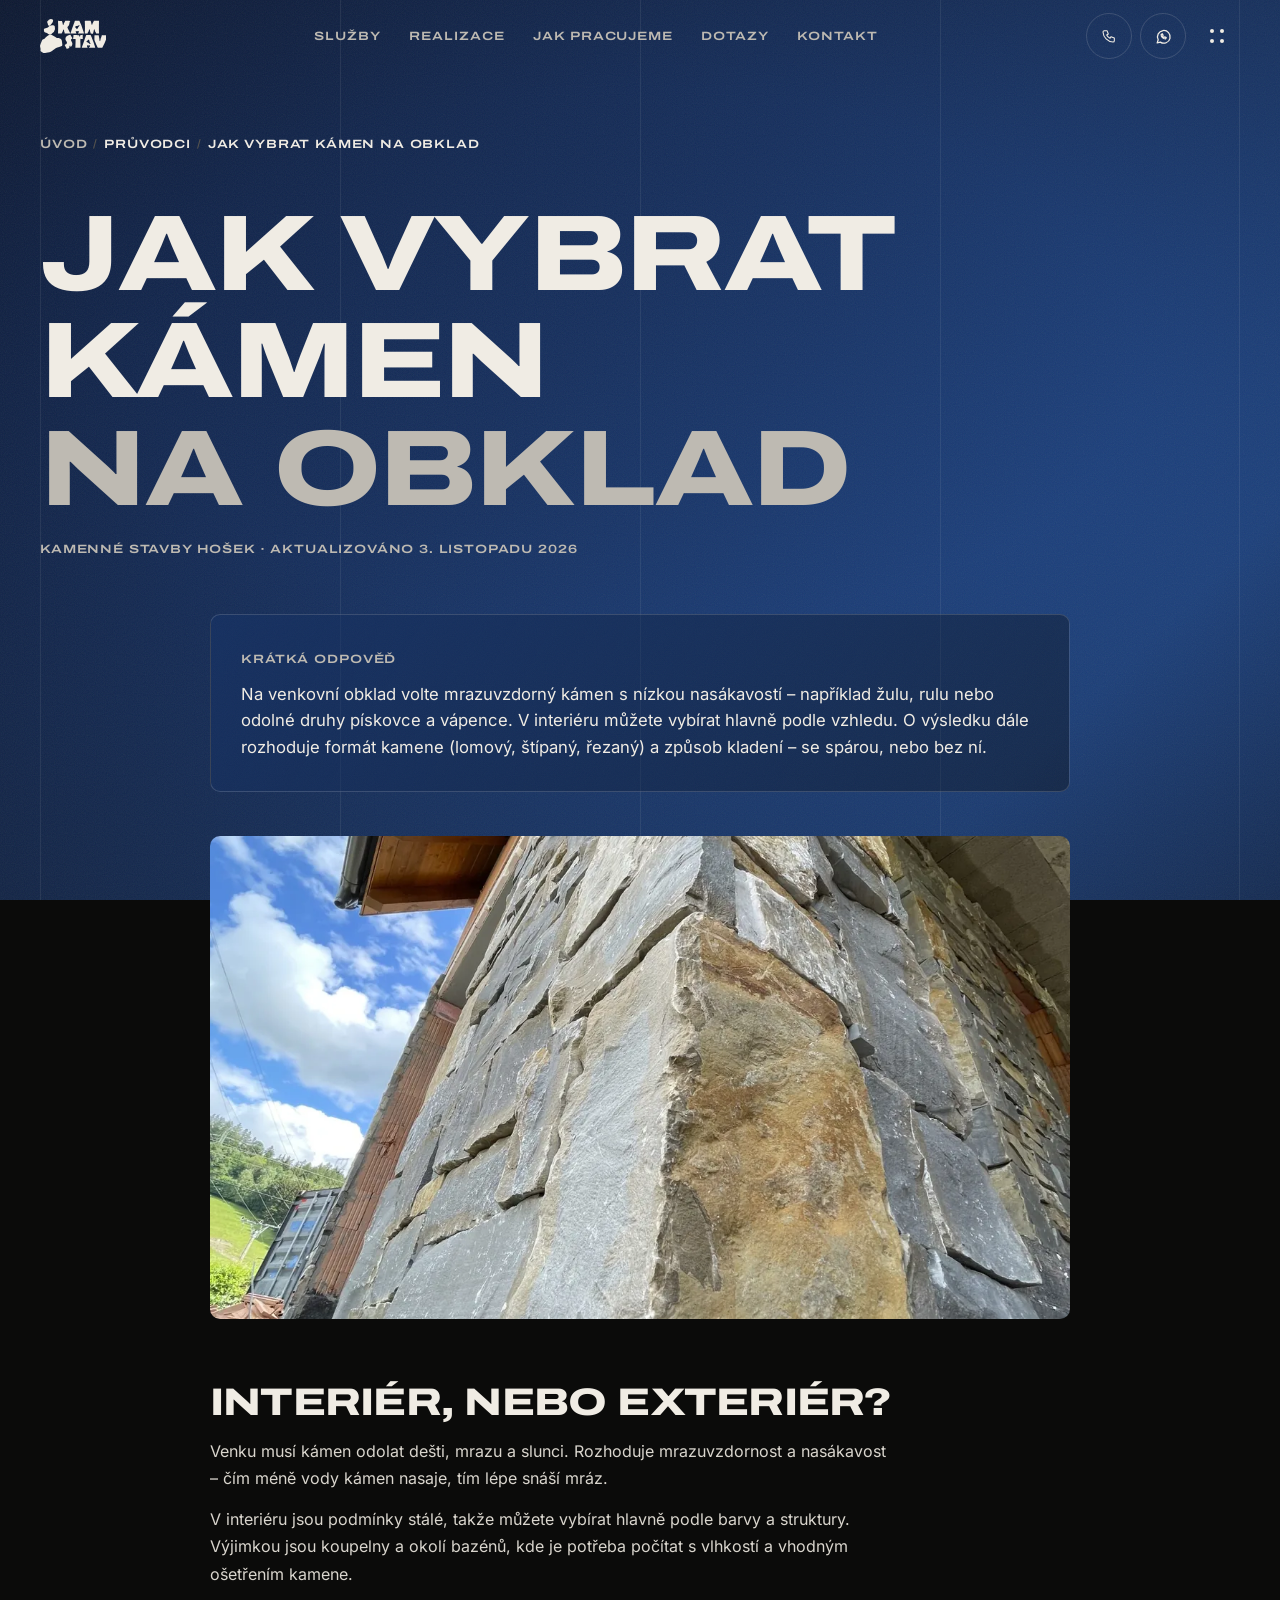
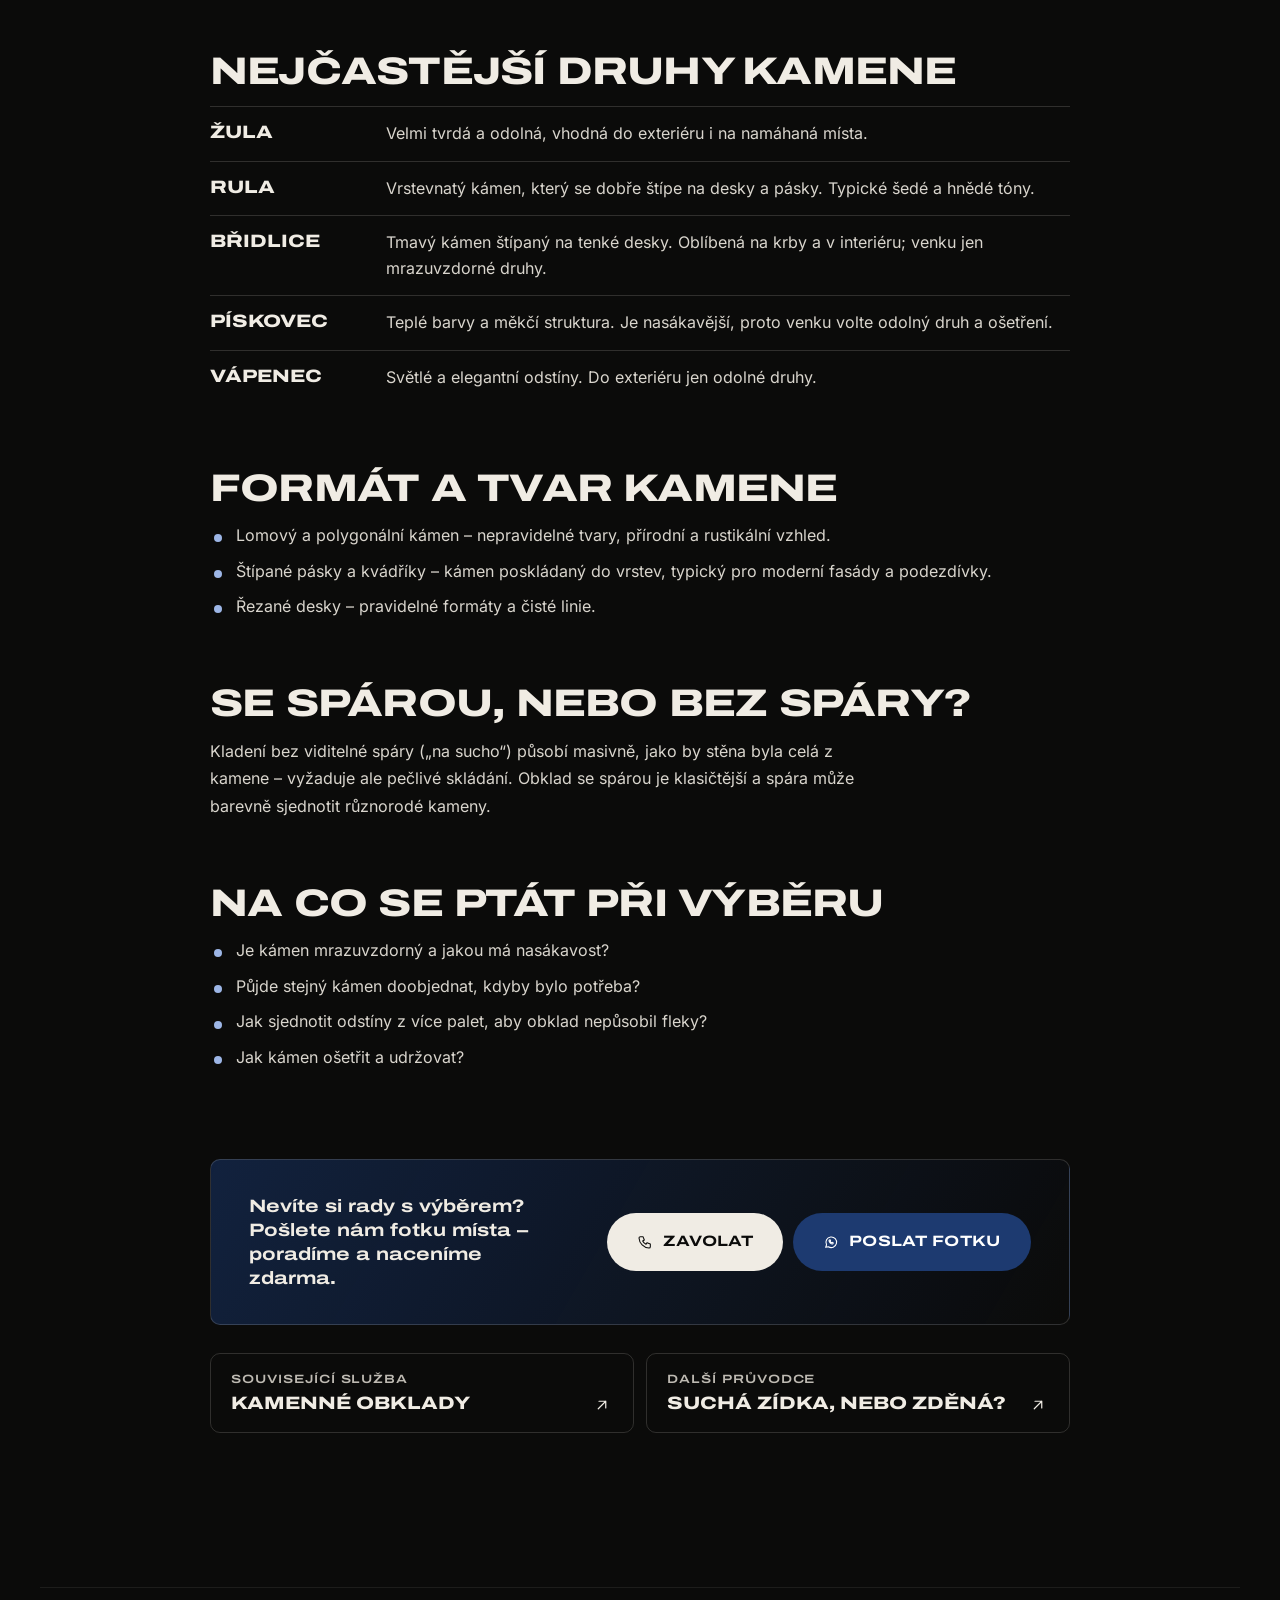
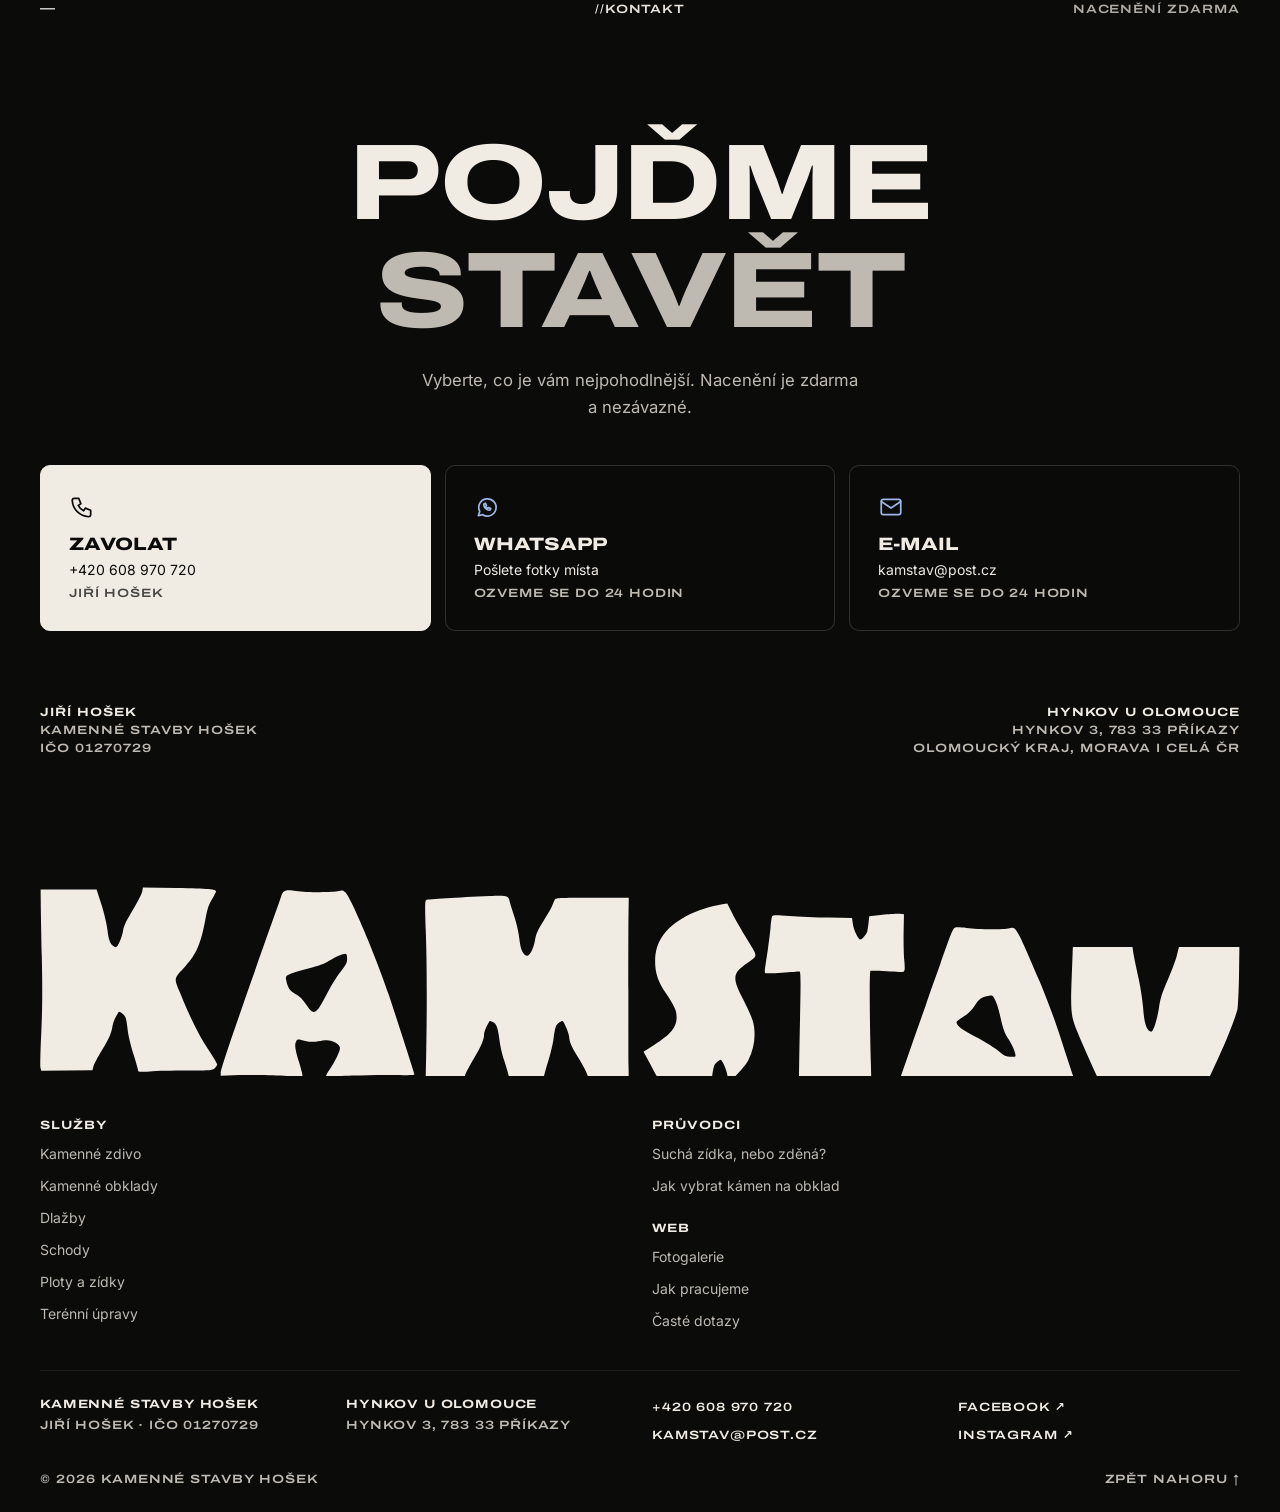
<file: pruvodce/jak-vybrat-kamen-na-obklad/index.html>
<!doctype html>
<html lang="cs" data-page="guide" data-slug="jak-vybrat-kamen-na-obklad">
<head>
  <meta charset="UTF-8" />
  <script>(function(d){var c='js',k='kamstav-intro',p=!0;try{if(sessionStorage.getItem(k))p=!1;else sessionStorage.setItem(k,'1')}catch(e){}if(matchMedia('(prefers-reduced-motion: reduce)').matches){c+=' reduce';p=!1}c+=p&&d.dataset.page==='home'?' intro-play':' no-intro';d.className+=' '+c})(document.documentElement)</script>
  <meta name="viewport" content="width=device-width, initial-scale=1" />
  <meta name="theme-color" content="#0b0b0a" />
  <link rel="icon" href="/favicon.svg" type="image/svg+xml" />
  <link rel="preload" href="/fonts/archivo-latin-wdth-normal.woff2" as="font" type="font/woff2" crossorigin />
  <link rel="preload" href="/fonts/inter-latin-wght-normal.woff2" as="font" type="font/woff2" crossorigin />
  <link rel="preload" href="/fonts/archivo-cz.woff2" as="font" type="font/woff2" crossorigin />
  <title>Jak vybrat kámen na obklad fasády, krbu či koupelny | Kamstav</title>
  <meta name="description" content="Jaký přírodní kámen zvolit na obklad? Druhy kamene (žula, rula, břidlice, pískovec, vápenec), formáty, kladení se spárou i bez a na co se ptát. Průvodce Kamstav." />
  <link rel="canonical" href="https://kamstav.vercel.app/pruvodce/jak-vybrat-kamen-na-obklad/" />
  <meta property="og:type" content="article" />
  <meta property="og:url" content="https://kamstav.vercel.app/pruvodce/jak-vybrat-kamen-na-obklad/" />
  <meta property="og:title" content="Jak vybrat kámen na obklad – Kamstav" />
  <meta property="og:description" content="Jaký přírodní kámen zvolit na obklad? Druhy kamene (žula, rula, břidlice, pískovec, vápenec), formáty, kladení se spárou i bez a na co se ptát. Průvodce Kamstav." />
  <meta property="og:site_name" content="Kamstav" />
  <meta property="og:locale" content="cs_CZ" />
  <meta property="og:image" content="https://kamstav.vercel.app/og.jpg" />
  <meta property="og:image:width" content="1200" />
  <meta property="og:image:height" content="630" />
  <meta property="og:image:alt" content="Kamstav – kamenná zídka a obklad z přírodního kamene" />
  <meta name="twitter:card" content="summary_large_image" />
  <meta name="robots" content="index, follow, max-image-preview:large" />
  <meta name="geo.region" content="CZ-71" />
  <meta name="geo.placename" content="Hynkov, Příkazy" />
  <link rel="apple-touch-icon" href="/apple-touch-icon.png" />
  <link rel="manifest" href="/site.webmanifest" />
  <script type="application/ld+json">{"@context":"https://schema.org","@graph":[{"@type":["HomeAndConstructionBusiness","GeneralContractor"],"@id":"https://kamstav.vercel.app/#firma","name":"Kamstav – Kamenné stavby Hošek","alternateName":["Kamstav","Kamenné stavby Hošek"],"description":"Stavební práce s přírodním kamenem: kamenné zdivo, obklady fasád, podezdívek, koupelen, bazénů a krbů, kamenné schody, venkovní dlažby, ploty, suché zídky, gabiony a terénní úpravy.","url":"https://kamstav.vercel.app/","telephone":"+420608970720","email":"kamstav@post.cz","image":["https://kamstav.vercel.app/og.jpg","https://kamstav.vercel.app/img/dlazba-chodnik-zidka-1600.webp","https://kamstav.vercel.app/img/zidka-obklad-podezdivky-1600.webp","https://kamstav.vercel.app/img/obklad-schodiste-1600.webp","https://kamstav.vercel.app/img/krb-obklad-1600.webp","https://kamstav.vercel.app/img/zahrada-schody-gabiony-1280.webp","https://kamstav.vercel.app/img/dlazba-terasa-drevnik-980.webp"],"logo":"https://kamstav.vercel.app/icon-512.png","founder":{"@type":"Person","name":"Jiří Hošek"},"identifier":{"@type":"PropertyValue","propertyID":"IČO","value":"01270729"},"address":{"@type":"PostalAddress","streetAddress":"Hynkov 3","addressLocality":"Příkazy","postalCode":"783 33","addressRegion":"Olomoucký kraj","addressCountry":"CZ"},"areaServed":[{"@type":"AdministrativeArea","name":"Olomoucký kraj"},{"@type":"Place","name":"Morava"},{"@type":"Country","name":"Česká republika"}],"knowsAbout":["přírodní kámen","kamenné zdivo","kamenné obklady","suché zídky","polygonální dlažba","gabiony","kamenné schody","terénní úpravy"],"hasCredential":{"@type":"EducationalOccupationalCredential","name":"Osvědčení na provádění staveb, jejich změn a odstraňování"},"sameAs":["https://www.facebook.com/kamstav.cz/","https://www.instagram.com/kamstav.cz"],"hasOfferCatalog":{"@type":"OfferCatalog","name":"Kamenické a stavební práce","itemListElement":[{"@type":"Offer","itemOffered":{"@id":"https://kamstav.vercel.app/kamenne-zdivo/#sluzba"}},{"@type":"Offer","itemOffered":{"@id":"https://kamstav.vercel.app/kamenne-obklady/#sluzba"}},{"@type":"Offer","itemOffered":{"@id":"https://kamstav.vercel.app/kamenne-dlazby/#sluzba"}},{"@type":"Offer","itemOffered":{"@id":"https://kamstav.vercel.app/kamenne-schody/#sluzba"}},{"@type":"Offer","itemOffered":{"@id":"https://kamstav.vercel.app/ploty-a-zidky/#sluzba"}},{"@type":"Offer","itemOffered":{"@id":"https://kamstav.vercel.app/terenni-upravy/#sluzba"}}]}},{"@type":"WebSite","@id":"https://kamstav.vercel.app/#web","url":"https://kamstav.vercel.app/","name":"Kamstav","inLanguage":"cs","publisher":{"@id":"https://kamstav.vercel.app/#firma"}},{"@type":"Article","@id":"https://kamstav.vercel.app/pruvodce/jak-vybrat-kamen-na-obklad/#clanek","headline":"Jak vybrat kámen na obklad","description":"Jaký přírodní kámen zvolit na obklad? Druhy kamene (žula, rula, břidlice, pískovec, vápenec), formáty, kladení se spárou i bez a na co se ptát. Průvodce Kamstav.","url":"https://kamstav.vercel.app/pruvodce/jak-vybrat-kamen-na-obklad/","mainEntityOfPage":"https://kamstav.vercel.app/pruvodce/jak-vybrat-kamen-na-obklad/","inLanguage":"cs","image":"https://kamstav.vercel.app/img/obklad-naroz-detail-1600.webp","datePublished":"2026-11-03","dateModified":"2026-11-03","author":{"@id":"https://kamstav.vercel.app/#firma"},"publisher":{"@id":"https://kamstav.vercel.app/#firma"},"about":{"@id":"https://kamstav.vercel.app/kamenne-obklady/#sluzba"}},{"@type":"BreadcrumbList","itemListElement":[{"@type":"ListItem","position":1,"name":"Úvod","item":"https://kamstav.vercel.app/"},{"@type":"ListItem","position":2,"name":"Průvodci","item":"https://kamstav.vercel.app/#faq"},{"@type":"ListItem","position":3,"name":"Jak vybrat kámen na obklad","item":"https://kamstav.vercel.app/pruvodce/jak-vybrat-kamen-na-obklad/"}]}]}</script>
  <script type="module" crossorigin src="/assets/main-CPPkA79n.js"></script>
  <link rel="stylesheet" crossorigin href="/assets/style-BR2X69S3.css">
</head>
<body>
  <div id="root"><div><div class="bg-gradient" aria-hidden="true"></div><div class="grid-lines" aria-hidden="true"><div class="wrap"><span></span><span></span><span></span><span></span></div></div><a class="skip" href="#obsah">Přeskočit na obsah</a><header class="header"><div class="wrap"><a href="/" class="logo-link" aria-label="Kamstav – úvod"><svg viewBox="0 0 1002 515" role="img" aria-label="Kamstav" aria-hidden="true"><g class="stones" fill="currentColor"><path class="stone stone-bottom" d="M45.4 512.1C32.2 506.9 18.5 497.7 12.3 489.8C7.5 483.8 6.5 479.2 7.9 468.9C9.6 455.7 9.3 451.2 5.5 433.9C3.6 425.1 2 417 2 415.9C2 414.9 1.5 414 1 414C-0.2 414 -0.4 404.3 0.8 403.8C1.2 403.6 2.8 399.1 4.3 393.8C7.5 382.4 18.2 352.4 25.2 335.3C31.5 319.9 34.6 316.6 50.2 308.5C67.4 299.7 71.5 296.5 82 284C90.6 273.8 96.4 268.7 112 257.6C141.6 236.5 145.1 234.7 156.5 234.8C169.4 234.8 184.5 241.6 212.5 259.9C245.6 281.7 254.1 285.6 274.4 288.5C280.9 289.4 288.5 290.9 291.4 291.7C303.6 295.3 318.8 305.3 325.1 313.9C328.6 318.5 329.4 322 332.4 342.5C335.9 367.3 336.9 375.2 337.6 387.5C338.2 396.8 338 399.1 336.6 401.8C332.2 410.4 314.6 418.3 277.3 428.5C254.3 434.8 249.9 436.4 239.3 442C228.6 447.6 218.6 454.7 200 470C173.7 491.7 160.6 499 141 503.3C111.7 509.8 76.5 515 62.8 515C53.9 514.9 51.5 514.5 45.4 512.1Z"></path><path class="stone stone-mid" d="M140.2 234C134.2 231.9 128.7 228.8 118.5 222C108.3 215.1 104.4 213.4 91.8 210C73.9 205.1 68 201.7 64.5 194.3C62.5 190.1 59.1 168.5 59 159.9C59 150.3 63.2 147.1 84.5 140.5C107 133.7 111.2 131.5 131.3 115.7C141.4 107.8 153.4 100.5 154.8 101.4C155.2 101.6 157.4 101.5 159.6 101C169.5 98.6 189.1 95.7 195.2 95.7C201.1 95.6 202.8 96.1 209.7 99.5C215.1 102.3 218.4 104.8 220.6 107.7C223.6 111.6 223.8 112.6 224.5 122.7C224.9 128.6 225.6 135.7 226.1 138.4C228 148.5 227.3 154.1 222.4 168.2C217.8 181.5 214.1 190 211.7 193.1C211 194.1 207 197 202.9 199.6C198.7 202.3 190.7 208.8 185.1 214C164.6 233.1 152.6 238.4 140.2 234Z"></path><path class="stone stone-top" d="M138 102.1C123.4 98.2 120.4 94.6 119.1 79.7C118.5 73.4 117.4 69.4 114.6 63C109.4 51.3 107.6 44.9 108.4 40.8C109.2 36.3 118.2 26.3 126.2 20.9C129.5 18.6 133.3 15.1 134.8 13C138.5 7.7 142.9 5.5 154.2 3.4C159.6 2.4 164 1.2 164 0.8C164 0.4 165.3 0 167 0C168.7 0 170 0.4 170 0.8C170 1.9 179.4 4.9 185.8 5.9C188.6 6.3 192 7.6 193.1 8.6C196.3 11.4 199 17.9 199 23C199 27.5 193.6 46 190.4 52.2C189.5 54 184 60.5 178.1 66.5C168.6 76.4 167 78.6 162.1 88.6C157.1 98.9 156.3 99.9 152.3 101.9C147.2 104.4 146.6 104.4 138 102.1Z"></path></g><g class="letters" fill="currentColor"><path class="letter" fill-rule="evenodd" d="M376.6 220.9C376.3 220.1 375.6 217.5 375 215C374.3 212.5 372.5 206.5 370.9 201.7C366.7 188.8 366.2 186.5 365 176.2C364.4 171 363.3 165.5 362.5 163.9C361.1 161.3 356.3 157.2 355.6 158.1C352.8 161.9 349.9 169.2 348.6 175.9C347.3 183.2 346.2 185.6 340.1 195.4C333.3 206.1 328 216.3 328 218.6C328 219.3 319.7 219.9 301.8 220.3C280.2 220.8 275.3 220.7 274.1 219.5C272.9 218.4 272.9 212.9 274.1 182.3C275.8 137.8 275.9 114.5 274.2 67.6C273.1 36.1 273.1 30.5 274.3 29.3C275.4 28.1 278.5 28.1 293.1 28.9C302.7 29.4 315.5 29.6 321.5 29.3L332.5 28.7L336.4 41.6C342.9 63 343.9 67.2 344 73.5C344.1 81 346.8 87.3 350.8 89.4L353.7 90.9L356.9 84.1C358.6 80.4 360 76.2 360 74.8C360 69.8 363 62.7 369.3 52.7C376.8 40.9 379.5 35.7 380.4 31.4C381.1 28.5 381.5 28.2 386.2 27.6C392.8 26.7 444.9 27.9 452 29.1C455 29.6 457.8 30.4 458.3 30.9C458.8 31.4 457.3 34.5 455 38.1C450.5 45.2 449.3 48.8 445.7 67.6C441.6 88.8 436.4 99.3 422.3 114.3C418.3 118.6 415 122.8 415 123.5C415 124.7 422.3 143.2 427.5 155.5C434.3 171.4 439.7 181.6 448.7 195.6C454.4 204.5 459 212.6 459 213.6C458.9 214.7 458 216.6 457 217.9L455 220.3L420.7 220.5C401.9 220.6 384.4 221.1 381.8 221.5C378.1 222.1 376.9 221.9 376.6 220.9Z"></path><path class="letter" fill-rule="evenodd" d="M528.5 220.8C518 220.3 499.7 220.1 487.8 220.4C475.8 220.7 465.4 220.7 464.5 220.4C463.7 220 463 218.8 463 217.6C463 214.9 477.8 171.6 501.9 103.2C514.4 68 519.9 52.2 524 40.5C526.3 33.9 528.7 27.9 529.3 27.1C530.5 25.7 530 25.7 562.4 27.7C568.1 28 576.8 27.7 582.8 27C593.2 25.8 593.2 25.8 595.6 28.1C597.8 30.4 605.4 46.7 618.2 76.5C628.8 101.3 633.7 114.1 640.8 136C644.7 147.8 652.4 171.4 657.9 188.3C663.5 205.3 667.7 219.6 667.4 220.1C667.1 220.7 657.3 220.8 642.2 220.4C628.6 220.1 607.8 220.3 596 220.8C584.2 221.4 574.4 221.7 574.2 221.6C574.1 221.4 576.7 216.9 580.1 211.6C586.5 201.3 588.3 197.5 589.5 192.3C590.1 189.2 590 189 584.1 186C577.1 182.5 576.6 182.5 568 184.6C561.8 186.2 561.1 186.2 552.7 184.3L543.9 182.3L542.4 185.1C541.1 187.7 541.1 188.7 542.5 194.4C543.3 198 545.3 205 547 210.1C550.3 220.2 550.6 222.1 548.8 221.8C548.1 221.8 539 221.3 528.5 220.8ZM563.3 152.9C566 151.7 569.3 146.4 577.5 130.5C580.6 124.5 584.4 118 585.8 116.1C596.3 102.9 597 101.8 597 98C597 91.2 596.7 91 589.5 93.5C585.9 94.8 581.3 97.2 579.1 98.9C573.8 103.1 570.6 104.3 555.5 107.8C542.4 110.9 537.1 112.7 533.6 115.5C531.8 116.9 531.8 117.3 533 122.7C534.7 129.5 536.9 132.2 543.5 135.8C547.5 137.9 549.5 140.1 553.5 146.2C556.2 150.5 559 153.9 559.7 154C560.4 154 562 153.5 563.3 152.9Z"></path><path class="letter" fill-rule="evenodd" d="M768.7 221.3C768.3 221 768 219.7 768 218.5C768 217.4 765.7 209.2 763 200.5C760 191 757.7 181.7 757.4 177.5C757.1 173.7 756.4 168.7 755.8 166.5C754.8 162.4 750.6 157 748.4 157C746.4 157 742 166.6 740.5 174.5C738.9 182.9 738.1 184.8 730.4 196.5C724.6 205.4 720 214.9 720 217.9C720 219.5 718.4 219.7 701.1 220.4C690.8 220.7 681.5 220.8 680.6 220.4C678.6 219.6 678.5 210.3 680.4 161.4C681.4 137.5 681.5 119.3 681 104.4C680.5 92.3 679.8 70.7 679.4 56.3L678.7 30.1L681.4 29C682.9 28.5 690.5 28 698.3 28C706.1 28 719.2 27.3 727.5 26.5C743.7 24.9 763.8 24.6 765.7 25.8C766.4 26.2 768 30.2 769.3 34.5C770.6 38.9 773.1 47.2 774.8 53C776.5 58.8 778.3 67.8 778.9 73C780 83.4 782 87.3 786.3 87.8C788.5 88.1 789.2 87.4 791.1 83.8C792.3 81.4 794.1 75.7 795.1 71.1C796.7 64 798.1 60.8 804.2 51.1C808.2 44.8 812.6 36.6 814 33L816.7 26.5L823.1 26.6C826.6 26.6 837.8 27 848 27.5C860.6 28 870.4 27.9 878.6 27.1C885.2 26.4 891.5 26.2 892.5 26.6C894.2 27.3 894.3 28.7 893.4 58.4C892.3 97.8 892.3 152 893.4 190.1C894.1 211.4 894 219.9 893.2 220.4C892.6 220.7 882.9 220.7 871.6 220.4L851 219.7L851 217.1C850.9 213.4 848.1 207.6 840.5 195.4C833.4 184.1 831.7 180.2 830.6 172.6C829.7 167 825.2 157 823.4 157C821 157 817 161.2 816.1 164.8C815.5 166.8 814.8 171.9 814.4 176C814.1 180.7 812 189.4 809 199C806.4 207.5 803.9 216.2 803.6 218.2L802.9 222L786.1 222C776.9 222 769 221.7 768.7 221.3Z"></path><path class="letter" fill-rule="evenodd" d="M403.6 450.8C401.8 447.8 379.1 406.1 375.7 399.4L373.2 394.4L383.2 388C401.7 376.3 408 368.6 408 357.9C408 351.1 406 346.8 397 333.6C388.7 321.3 386.1 314.7 385.3 303.6C384.3 288 388.2 277.1 398.8 265.9C411.3 252.6 429.7 243.7 453.5 239.6C462 238.1 461.5 237.8 465.3 246.2C467.8 251.9 481.3 275 489 286.7L493 293L483.6 299.9C466.1 312.9 465.6 316.8 478.4 339.8C487.3 355.9 490 364.3 490 376.2C490 393.7 485.1 405.2 472.3 417.8C467.7 422.3 463.5 425.8 463.1 425.5C462.6 425.3 462 422.7 461.6 419.8C461.1 415.7 457.5 406.3 455.3 403.1C455.1 402.9 453.9 403.2 452.5 403.8C448.4 405.7 446.3 410.4 445.5 419.4C444.8 428 442.7 437.7 441.2 439.2C438.9 441.5 409.5 453 405.9 453C405.4 453 404.4 452 403.6 450.8Z"></path><path class="letter" fill-rule="evenodd" d="M537.2 435C536 433.8 535.8 430.9 536.4 417.5C538.4 370.7 539 349.1 539 326.6L539 301.7L528.8 302.4C523.1 302.8 514.8 303.5 510.2 303.9C504.9 304.3 501.6 304.2 501 303.5C500.6 303 501.5 295.5 503.1 287C504.7 278.5 506 268.6 506.1 265C506.1 261.4 506.7 254.9 507.3 250.5L508.5 242.5L512.5 242.6C514.7 242.6 525 243.2 535.5 243.8C546 244.5 563.1 245 573.6 245L592.8 245L593.4 248.1C593.7 249.8 594 252.2 594 253.3C594 254.4 595.4 258.4 597.1 262.1L600.3 268.9L603.2 267.4C607.3 265.3 609.9 259 610 251.5C610 248.2 610.4 245 610.8 244.4C611.2 243.7 615.3 242.9 620 242.6C624.7 242.2 632.2 241.4 636.6 240.9C649 239.5 648.3 238.4 647.4 258C647 269.5 647.1 279 648 288C649.5 303 649.4 303.3 642.5 302.5C640.3 302.3 632.6 301.8 625.4 301.5L612.3 300.9L611.6 317.2C611.3 326.2 611.4 346.1 612 361.5C614.3 423.4 614.4 434.6 612.9 435.6C612.1 436.1 595.1 436.5 575.1 436.5C544.5 436.5 538.4 436.3 537.2 435Z"></path><path class="letter" fill-rule="evenodd" d="M699 436.8C688.8 436.3 670.3 436.1 657.8 436.4C638.9 436.8 635 436.7 634 435.5C633 434.4 633.3 432.5 635 426.8C638 417 654.5 369.3 674.2 313.5C677.5 304.1 682.9 288.9 686.2 279.5C698.4 244.7 699.2 242.9 701.4 242C702.6 241.6 708 241.7 713.5 242.3C726.1 243.7 753.1 243.7 758.9 242.2C763.1 241.2 763.5 241.3 765.8 243.8C771.2 249.7 799.4 316.7 810 349C830.7 411.8 838.2 435.2 837.6 435.8C837.2 436.1 818.8 436.5 796.7 436.5C774.6 436.6 753.7 437 750.2 437.5C745.6 438.1 744 437.9 744 437.1C744 436.4 746 432.7 748.5 428.9C754.4 419.7 757.7 413.2 758.5 408.8C759.2 405.3 759.1 405.2 753.7 402.1C747.5 398.6 744.8 398.3 737.3 400.7C732.1 402.3 731.6 402.3 722.7 400.3C714.3 398.4 713.4 398.4 712.2 399.9C710.2 402.4 711.4 411.1 715.4 423.2C719.5 435.8 719.8 437.2 718.5 437.5C718 437.6 709.2 437.3 699 436.8ZM765.4 377.2C766.4 375.6 762 365.1 757.7 358.8C754.3 353.8 752.8 350.3 751.5 344.3C748 328.9 745.9 321.4 743.6 317.5C741.7 314 741 313.5 738.1 313.7C736.2 313.7 732.8 314.6 730.4 315.5C726.8 316.9 725.6 318.1 722.7 323.3C719.9 328.5 718.1 330.3 711.4 334.8C705.1 339.1 703.6 340.6 703.8 342.3C704.3 345.8 709.4 349.5 725 357.5C733.1 361.7 740.7 366.1 742.1 367.3C743.4 368.6 746.9 371.5 749.8 373.8C754.4 377.4 755.8 378 760 378C762.7 378 765.1 377.6 765.4 377.2Z"></path><path class="letter" fill-rule="evenodd" d="M877.5 435C874.1 431 840.6 359.2 829.4 331.5C824.7 319.9 824.5 319.2 824.2 308C824.1 301.7 824.3 285.1 824.7 271.2C825.4 250.4 825.8 245.8 827 245C827.9 244.4 834.3 244.3 843 244.8C858.8 245.6 863.5 245.6 878.5 245.1L888.5 244.7L889.7 251.6C890.3 255.4 892.7 266.8 895 277C897.9 290 899.4 299.5 900 309C901.1 325.1 902.1 328.9 906.2 333L909.3 336.1L912.2 328.8C913.8 324.7 915.5 317.8 916.1 313.1C917.6 300.3 918.6 297 925.1 282.2C933.3 263.8 935.8 256.8 936.6 249.8L937.3 244L947.9 244.7C961.1 245.7 965.8 245.7 984.1 244.8C995.7 244.2 999 244.3 1000.5 245.4C1002.3 246.7 1002.3 248 1001.2 279.7L1000.1 312.6L994.7 326.1C983.1 355.2 972.9 377.8 958.5 406.5L943.5 436.5L911.2 436.5C883.6 436.5 878.7 436.3 877.5 435Z"></path></g></svg></a><nav class="nav-bar" aria-label="Sekce"><a href="/#sluzby" class="">Služby</a><a href="/#realizace" class="">Realizace</a><a href="/#jak-pracujeme" class="">Jak pracujeme</a><a href="/#faq" class="">Dotazy</a><a href="#kontakt" class="">Kontakt</a></nav><div class="right"><a class="btn btn-line call-btn" href="tel:+420608970720"><svg viewBox="0 0 24 24" fill="none" stroke="currentColor" stroke-width="1.6" stroke-linecap="round" stroke-linejoin="round" aria-hidden="true"><path d="M5 4h4l2 5-2.5 1.5a11 11 0 0 0 5 5L15 13l5 2v4a2 2 0 0 1-2 2A16 16 0 0 1 3 6a2 2 0 0 1 2-2"></path></svg> <span class="num">+420 608 970 720</span><span class="sr-only">Zavolat</span></a><a class="icon-btn wa-btn" href="https://wa.me/420608970720?text=Dobr%C3%BD%20den%2C%20m%C3%A1m%20z%C3%A1jem%20o%20nacen%C4%9Bn%C3%AD%20kamenn%C3%BDch%20prac%C3%AD.%20Pos%C3%ADl%C3%A1m%20fotky%20m%C3%ADsta%3A" target="_blank" rel="noopener" aria-label="Napsat přes WhatsApp"><svg viewBox="0 0 24 24" fill="none" stroke="currentColor" stroke-width="1.6" stroke-linecap="round" stroke-linejoin="round" aria-hidden="true"><path d="M4 20l1.3-3.9A8 8 0 1 1 8 19.1z"></path><path d="M9 9.5c0 3 2.5 5.5 5.5 5.5l1-1.5-2-1-1 .8a4 4 0 0 1-1.8-1.8l.8-1-1-2z"></path></svg></a><button class="menu-btn" aria-expanded="false" aria-controls="menu" aria-label="Otevřít menu"><span class="grid4" aria-hidden="true"><i></i><i></i><i></i><i></i></span></button></div></div></header><div class="menu" id="menu" aria-hidden="true"><nav aria-label="Hlavní"><ul><li class="mask"><a href="/#uvod" tabindex="-1">Úvod</a></li><li class="mask"><a href="/#sluzby" tabindex="-1">Služby</a></li><li class="mask"><a href="/#realizace" tabindex="-1">Realizace</a></li><li class="mask"><a href="/#jak-pracujeme" tabindex="-1">Jak pracujeme</a></li><li class="mask"><a href="/fotogalerie/" tabindex="-1">Fotogalerie</a></li><li class="mask"><a href="/#faq" tabindex="-1">Dotazy</a></li><li class="mask"><a href="/#kontakt" tabindex="-1">Kontakt</a></li></ul></nav><div class="menu-sub wrap"><span class="eyebrow">Služby</span><ul><li><a href="/kamenne-zdivo/" tabindex="-1">Kamenné zdivo</a></li><li><a href="/kamenne-obklady/" tabindex="-1">Kamenné obklady</a></li><li><a href="/kamenne-dlazby/" tabindex="-1">Dlažby</a></li><li><a href="/kamenne-schody/" tabindex="-1">Schody</a></li><li><a href="/ploty-a-zidky/" tabindex="-1">Ploty a zídky</a></li><li><a href="/terenni-upravy/" tabindex="-1">Terénní úpravy</a></li></ul></div><div class="menu-foot"><div class="wrap"><span>© <!-- -->2026<!-- --> <!-- -->Kamenné stavby Hošek</span><span><a href="tel:+420608970720" tabindex="-1">+420 608 970 720</a> · <a href="https://wa.me/420608970720?text=Dobr%C3%BD%20den%2C%20m%C3%A1m%20z%C3%A1jem%20o%20nacen%C4%9Bn%C3%AD%20kamenn%C3%BDch%20prac%C3%AD.%20Pos%C3%ADl%C3%A1m%20fotky%20m%C3%ADsta%3A" target="_blank" rel="noopener" tabindex="-1">WhatsApp</a> · <a href="mailto:kamstav@post.cz" tabindex="-1">kamstav@post.cz</a></span></div></div></div><main id="obsah"><section class="sp-hero" id="uvod"><div class="wrap"><nav class="crumbs" aria-label="Drobečková navigace"><span><a href="/">Úvod</a></span><span><i aria-hidden="true">/</i><span aria-current="page">Průvodci</span></span><span><i aria-hidden="true">/</i><span aria-current="page">Jak vybrat kámen na obklad</span></span></nav><div class="title-row"><h1 class="display h-xl two-tone">Jak vybrat kámen<br/><span class="line-2">na obklad</span></h1></div><p class="article-meta">Kamenné stavby Hošek<!-- --> · Aktualizováno <!-- -->3. listopadu 2026</p></div></section><article class="article"><div class="wrap"><div class="answer" data-reveal="fade"><span class="eyebrow">Krátká odpověď</span><p>Na venkovní obklad volte mrazuvzdorný kámen s nízkou nasákavostí – například žulu, rulu nebo odolné druhy pískovce a vápence. V interiéru můžete vybírat hlavně podle vzhledu. O výsledku dále rozhoduje formát kamene (lomový, štípaný, řezaný) a způsob kladení – se spárou, nebo bez ní.</p></div><div class="ph article-photo"><img src="/img/obklad-naroz-detail-800.webp" srcSet="/img/obklad-naroz-detail-240.webp 240w, /img/obklad-naroz-detail-480.webp 480w, /img/obklad-naroz-detail-800.webp 800w, /img/obklad-naroz-detail-1200.webp 1200w, /img/obklad-naroz-detail-1600.webp 1600w" sizes="(max-width: 860px) 100vw, 820px" width="1920" height="2560" alt="Nároží kamenného obkladu – Kamstav" loading="lazy" decoding="async"/></div><section class="article-sec"><h2 class="display t-h3">Interiér, nebo exteriér?</h2><p>Venku musí kámen odolat dešti, mrazu a slunci. Rozhoduje mrazuvzdornost a nasákavost – čím méně vody kámen nasaje, tím lépe snáší mráz.</p><p>V interiéru jsou podmínky stálé, takže můžete vybírat hlavně podle barvy a struktury. Výjimkou jsou koupelny a okolí bazénů, kde je potřeba počítat s vlhkostí a vhodným ošetřením kamene.</p></section><section class="article-sec"><h2 class="display t-h3">Nejčastější druhy kamene</h2><dl class="article-defs"><div><dt>Žula</dt><dd>Velmi tvrdá a odolná, vhodná do exteriéru i na namáhaná místa.</dd></div><div><dt>Rula</dt><dd>Vrstevnatý kámen, který se dobře štípe na desky a pásky. Typické šedé a hnědé tóny.</dd></div><div><dt>Břidlice</dt><dd>Tmavý kámen štípaný na tenké desky. Oblíbená na krby a v interiéru; venku jen mrazuvzdorné druhy.</dd></div><div><dt>Pískovec</dt><dd>Teplé barvy a měkčí struktura. Je nasákavější, proto venku volte odolný druh a ošetření.</dd></div><div><dt>Vápenec</dt><dd>Světlé a elegantní odstíny. Do exteriéru jen odolné druhy.</dd></div></dl></section><section class="article-sec"><h2 class="display t-h3">Formát a tvar kamene</h2><ul class="article-list"><li>Lomový a polygonální kámen – nepravidelné tvary, přírodní a rustikální vzhled.</li><li>Štípané pásky a kvádříky – kámen poskládaný do vrstev, typický pro moderní fasády a podezdívky.</li><li>Řezané desky – pravidelné formáty a čisté linie.</li></ul></section><section class="article-sec"><h2 class="display t-h3">Se spárou, nebo bez spáry?</h2><p>Kladení bez viditelné spáry („na sucho“) působí masivně, jako by stěna byla celá z kamene – vyžaduje ale pečlivé skládání. Obklad se spárou je klasičtější a spára může barevně sjednotit různorodé kameny.</p></section><section class="article-sec"><h2 class="display t-h3">Na co se ptát při výběru</h2><ul class="article-list"><li>Je kámen mrazuvzdorný a jakou má nasákavost?</li><li>Půjde stejný kámen doobjednat, kdyby bylo potřeba?</li><li>Jak sjednotit odstíny z více palet, aby obklad nepůsobil fleky?</li><li>Jak kámen ošetřit a udržovat?</li></ul></section><div class="cta-band" data-reveal="fade"><p>Nevíte si rady s výběrem? Pošlete nám fotku místa – poradíme a naceníme zdarma.</p><div class="cta-btns"><a class="btn btn-light btn-lg" href="tel:+420608970720"><svg viewBox="0 0 24 24" fill="none" stroke="currentColor" stroke-width="1.6" stroke-linecap="round" stroke-linejoin="round" aria-hidden="true"><path d="M5 4h4l2 5-2.5 1.5a11 11 0 0 0 5 5L15 13l5 2v4a2 2 0 0 1-2 2A16 16 0 0 1 3 6a2 2 0 0 1 2-2"></path></svg> Zavolat</a><a class="btn btn-navy btn-lg" href="https://wa.me/420608970720?text=Dobr%C3%BD%20den%2C%20m%C3%A1m%20z%C3%A1jem%20o%20nacen%C4%9Bn%C3%AD%20kamenn%C3%BDch%20prac%C3%AD.%20Pos%C3%ADl%C3%A1m%20fotky%20m%C3%ADsta%3A" target="_blank" rel="noopener"><svg viewBox="0 0 24 24" fill="none" stroke="currentColor" stroke-width="1.6" stroke-linecap="round" stroke-linejoin="round" aria-hidden="true"><path d="M4 20l1.3-3.9A8 8 0 1 1 8 19.1z"></path><path d="M9 9.5c0 3 2.5 5.5 5.5 5.5l1-1.5-2-1-1 .8a4 4 0 0 1-1.8-1.8l.8-1-1-2z"></path></svg> Poslat fotku</a></div></div><div class="article-rel"><a href="/kamenne-obklady/"><span class="eyebrow">Související služba</span><b>Kamenné obklady</b><svg viewBox="0 0 24 24" fill="none" stroke="currentColor" stroke-width="1.6" stroke-linecap="round" stroke-linejoin="round" aria-hidden="true"><path d="M7 17 17 7M8 7h9v9"></path></svg></a><a href="/pruvodce/sucha-nebo-zdena-zidka/"><span class="eyebrow">Další průvodce</span><b>Suchá zídka, nebo zděná?</b><svg viewBox="0 0 24 24" fill="none" stroke="currentColor" stroke-width="1.6" stroke-linecap="round" stroke-linejoin="round" aria-hidden="true"><path d="M7 17 17 7M8 7h9v9"></path></svg></a></div></div></article><section class="section contact" id="kontakt"><div class="wrap"><div class="sec-head" data-reveal="head"><span class="num">—</span><span class="lbl">//<!-- -->Kontakt</span><span class="aside">Nacenění zdarma</span></div><h2 class="display h-xl two-tone cta-title" data-reveal="title">Pojďme<br/><span class="line-2">stavět</span></h2><p class="contact-hint" data-reveal="fade">Vyberte, co je vám nejpohodlnější. Nacenění je zdarma a nezávazné.</p><div class="contact-ways" data-reveal="fade"><a class="way way-main" href="tel:+420608970720"><svg viewBox="0 0 24 24" fill="none" stroke="currentColor" stroke-width="1.6" stroke-linecap="round" stroke-linejoin="round" aria-hidden="true"><path d="M5 4h4l2 5-2.5 1.5a11 11 0 0 0 5 5L15 13l5 2v4a2 2 0 0 1-2 2A16 16 0 0 1 3 6a2 2 0 0 1 2-2"></path></svg><b>Zavolat</b><span>+420 608 970 720</span><small>Jiří Hošek</small></a><a class="way" href="https://wa.me/420608970720?text=Dobr%C3%BD%20den%2C%20m%C3%A1m%20z%C3%A1jem%20o%20nacen%C4%9Bn%C3%AD%20kamenn%C3%BDch%20prac%C3%AD.%20Pos%C3%ADl%C3%A1m%20fotky%20m%C3%ADsta%3A" target="_blank" rel="noopener"><svg viewBox="0 0 24 24" fill="none" stroke="currentColor" stroke-width="1.6" stroke-linecap="round" stroke-linejoin="round" aria-hidden="true"><path d="M4 20l1.3-3.9A8 8 0 1 1 8 19.1z"></path><path d="M9 9.5c0 3 2.5 5.5 5.5 5.5l1-1.5-2-1-1 .8a4 4 0 0 1-1.8-1.8l.8-1-1-2z"></path></svg><b>WhatsApp</b><span>Pošlete fotky místa</span><small>Ozveme se do 24 hodin</small></a><a class="way" href="mailto:kamstav@post.cz?subject=Popt%C3%A1vka%20%E2%80%93%20nacen%C4%9Bn%C3%AD"><svg viewBox="0 0 24 24" fill="none" stroke="currentColor" stroke-width="1.6" stroke-linecap="round" stroke-linejoin="round" aria-hidden="true"><rect x="3" y="5" width="18" height="14" rx="2"></rect><path d="m3 7 9 6 9-6"></path></svg><b>E-mail</b><span>kamstav@post.cz</span><small>Ozveme se do 24 hodin</small></a></div><div class="cols" data-reveal="fade"><div class="col"><b>Jiří Hošek</b>Kamenné stavby Hošek<br/>IČO <!-- -->01270729</div><div></div><div class="col"><b>Hynkov u Olomouce</b>Hynkov 3, 783 33 Příkazy<br/>Olomoucký kraj, Morava i celá ČR</div></div></div></section></main><footer class="footer"><div class="wrap"><svg viewBox="0 0 1016 172" role="img" aria-label="Kamstav" class="big" style="overflow:hidden"><g class="lw"><path class="letter" fill="currentColor" fill-rule="evenodd" d="M83 158.7C83 157.8 81.2 151.3 78.9 144.3C76.5 136.7 74.5 128.2 74.1 123.5C73.7 119.1 72.8 114.5 72.1 113.3C71.1 111.2 67.2 108.4 66.6 109.2C64.3 112.4 62 117.3 61.5 120.5C60.3 127.7 58.9 131 52.4 141.7C48.9 147.5 45.6 153.7 45.2 155.4L44.4 158.5L22.7 158.8L1 159L0.4 156.5C0.1 155.1 0.3 142.2 1 127.8C2 109.1 2.1 90.5 1.5 62.1C1 40.3 0.6 18.7 0.6 14L0.5 5.5L24.2 5.5L47.9 5.5L52 18.3C54.3 25.4 56.5 35 57.1 39.8C58.1 48.7 59.5 52.1 63 54C64.7 54.9 65.2 54.4 67.4 49.8C68.7 46.9 70.1 42.4 70.4 39.8C70.9 36.5 73.3 31.6 78.5 22.9C82.5 16.2 86.1 9.2 86.5 7.3L87.1 3.8L115.3 4.3C143.1 4.8 149 5.3 149 7.2C149 7.8 147.4 10.7 145.6 13.8C142.8 18.3 141.7 21.9 140 31C136.3 51.1 132.3 60.5 123.1 70.4C113.1 81.2 113.3 79.9 118.4 92.6C127.1 114.2 133.8 127.7 141.8 140C146.3 146.9 150 153 150 153.6C150 154.1 149.1 155.6 148.1 156.7C146.2 158.7 145.1 158.8 124.3 158.8C112.3 158.8 98.1 159.1 92.8 159.5C84.2 160.1 83 160 83 158.7Z"></path></g><g class="lw"><path class="letter" fill="currentColor" fill-rule="evenodd" d="M197 159C190.7 158.6 178.2 158.6 169.2 158.8L153 159.3L153 156.9C153 154.4 159.3 135.3 171.8 99.5C186.7 57 192 41.9 197.5 26.5C200.6 17.7 203.7 9 204.3 7.1C205.8 2.4 208.3 1.6 216.8 2.9C225.6 4.3 248.3 4.3 253 3C256 2.1 256.8 2.3 258.7 4.3C263.4 9 285.4 61 295 90C307.9 129.1 317 157.5 317 158.3C317 158.8 309.9 159 301.2 158.8C292.6 158.5 275.9 158.8 264.1 159.2C252.4 159.7 242.6 159.9 242.3 159.6C242 159.4 243.1 157.2 244.8 154.8C249.7 147.6 254 138.9 254 136C254 132.3 246.6 128.5 241.2 129.4C239.2 129.7 235.7 130.3 233.5 130.6C231.1 130.9 227.1 130.6 223.7 129.7C218.3 128.3 217.9 128.3 217 130C215.3 133.1 215.9 137 219.4 148.2C221.2 154.1 222.5 159.2 222.2 159.5C221.6 160.1 213.4 159.9 197 159ZM236 102.3C237 101 240.4 95 243.5 89C246.5 83 251.5 75 254.5 71.3C259.2 65.5 260 63.9 260 60.2C260 57.3 259.6 56 258.6 56C256 56 250.4 58.4 244.7 62.1C240.3 64.9 236.2 66.4 227.2 68.5C220.8 70 213.8 72.1 211.7 73.2C208 75 207.8 75.3 208.5 78.8C209.6 84.5 211.7 87.8 215.8 89.9C220 92 222.3 94.4 226.8 101.2C230.3 106.4 232.6 106.7 236 102.3Z"></path></g><g class="lw"><path class="letter" fill="currentColor" fill-rule="evenodd" d="M396.9 154.8C396.3 151.9 394.4 145.7 392.9 141.1C391.3 136.5 389.6 128.9 389 124.1C387.6 113.6 386.6 110.6 383.4 109C382.1 108.2 380.9 107.9 380.7 108.1C378.4 111.6 376 117.3 376 119.1C376 123.9 373.8 129 367.5 139.5C364 145.3 360.5 151.8 359.9 154L358.7 157.8L350.6 158.5C346.2 158.9 338.9 159 334.5 158.8L326.5 158.5L327 134C327.7 96.6 327.6 59.2 326.6 31.3C325.8 10 325.9 6 327.1 5.5C328.4 5.1 353.6 3.5 380.8 2.3C394.9 1.7 396.6 2.1 397.5 6.2C397.9 7.9 399.8 14.1 401.7 19.9C403.7 26.1 405.5 34 405.9 38.8C406.8 47.3 408.9 52.1 412.2 52.8C414.5 53.2 417.8 46.9 419.1 39.6C419.9 34.6 421.5 31 426.4 23.2C429.9 17.6 433.3 11.6 433.9 9.8C434.6 8 435.5 5.9 435.9 5.1C436.5 3.9 441.7 3.6 467.6 3.7L498.5 3.8L498.3 15.6C498.1 32.4 498.1 131 498.3 146L498.5 158.5L491.5 158.8C487.6 159 479.9 158.9 474.2 158.5C465 157.9 464 157.6 464 155.9C464 153.5 460.2 145.9 454.6 137.2C450 129.9 448 125.1 448 121.2C448 118.7 443.5 108 442.4 108C441 108 437.9 110.3 437 112C436.4 113.1 435.5 117.7 434.9 122.2C434.4 126.8 432.3 135.6 430.4 141.8C428.4 148.1 426.6 154.7 426.3 156.6L425.7 160L412 160L398.2 160L396.9 154.8Z"></path></g><g class="lw"><path class="letter" fill="currentColor" fill-rule="evenodd" d="M527.5 155.8C522.6 146.8 516.9 136.3 514.8 132.4L511 125.3L519.9 119.6C534.1 110.6 539 104.6 539 96.1C539 90.7 537.6 87.4 530.1 76.1C523.1 65.3 520.8 58.6 520.8 48.6C520.8 40.5 522.9 33.4 527.1 27.4C535.9 14.6 555.3 4.2 577.7 0.5L581.9 -0.2L586.4 8.7C588.8 13.5 594.5 23.3 598.9 30.4C608 45 608 43.9 598.9 50.1C586.3 58.6 585.8 62.7 595.2 80.7C598.8 87.8 602.5 95.9 603.4 98.9C606.5 109.4 605.1 122 599.7 132.6C597 138 585.4 150.3 583.6 149.7C583 149.5 582.2 147.4 581.9 144.9C581.4 140.5 577.6 132 576.2 132C575.3 132.1 572.8 134.1 571.3 136.1C570.6 136.9 569.6 141.7 569 146.8C567.6 159.1 567 160.5 561 163.5C554.6 166.7 540.4 172 538.1 172C536.9 172 533.7 167.2 527.5 155.8Z"></path></g><g class="lw"><path class="letter" fill="currentColor" fill-rule="evenodd" d="M696.7 159.4C696.4 159 684 158.7 669.3 158.6L642.5 158.5L642.6 145C642.6 137.6 643 113.4 643.5 91.2C644.2 56.3 644.1 51 642.9 51C642.1 51 635.4 51.5 628.1 52.1C620.7 52.7 614.4 52.8 614 52.3C613.5 51.9 613.6 49.2 614.1 46.5C615.9 36.1 618 20.2 618.6 13C618.9 8.8 619.5 4.9 619.9 4.2C620.5 3.2 623.7 3.2 634.6 4C642.3 4.6 657.3 5.2 668 5.4L687.5 5.7L688.2 10.6C688.9 16 692.8 24 694.7 24C696 24 699.7 19.6 700.4 17.2C700.6 16.3 701.1 13 701.5 9.9L702.1 4.2L713.3 3C719.5 2.4 726.1 2 728 2.2L731.5 2.5L731.2 18C731.1 26.5 731.3 37.2 731.8 41.8C732.3 47.7 732.3 50.4 731.4 51C730.7 51.6 725.4 51.6 717.1 50.9C709.8 50.3 703.5 50.2 703.1 50.5C702.2 51.4 702.4 89.1 703.4 126.3C704.2 153.4 704.1 158.3 702.9 159.1C701.3 160.1 697.6 160.3 696.7 159.4Z"></path></g><g class="lw"><path class="letter" fill="currentColor" fill-rule="evenodd" d="M764.5 159C758.5 158.7 746 158.6 736.8 158.9L720 159.3L720 157C720 154.1 730.1 124.1 750.1 67.8C753.3 58.5 758.7 43.2 762.1 33.8C772 5.5 773 3.1 775 2.5C776.1 2.2 780.4 2.4 784.5 2.9C794 4.3 816.4 4.3 820.8 3.1C826.4 1.5 826.8 2.1 846.5 48.5C851.6 60.6 859.1 80.4 863 92.5C866.9 104.6 873.3 124 877.1 135.6C880.9 147.2 884 157.2 884 157.8C884 158.7 877.5 158.9 859.8 158.8C846.4 158.7 829.2 159 821.5 159.5L807.6 160.3L809.5 157.4C815.2 148.9 820 139.2 820 136.5C820 133.9 819.3 133 815.9 131.1C812.9 129.4 811 128.9 808.2 129.4C806.2 129.7 802.7 130.2 800.5 130.6C798.3 130.9 793.7 130.5 790.2 129.7C784.2 128.3 783.9 128.3 782.9 130.3C781.5 132.8 782.3 137.6 786 149C787.6 154 789 158.6 789 159.1C789 160 782.6 160 764.5 159ZM826 111.2C826 108.4 823.3 102 820.1 97C816.4 91.3 815.7 89.5 812.5 75.5C811.6 71.7 810 66.5 808.8 64.1C806.9 60.1 806.5 59.8 803.6 60.3C797.5 61.3 795.1 62.9 791.5 68.5C789 72.5 786.2 75.2 782 77.8C778.7 79.8 776 82 776 82.6C776 85.4 780.8 89.1 792 94.9C798.7 98.4 806.5 103.1 809.4 105.4C812.2 107.7 815.4 110.2 816.5 110.8C818.7 112.1 826 112.4 826 111.2Z"></path></g><g class="lw"><path class="letter" fill="currentColor" fill-rule="evenodd" d="M938.3 159.3L916.1 159L907.5 141.2C896.3 118.5 884.6 92.7 878.4 77.5C872.7 63.4 872.4 60.6 873.7 26.5L874.5 5.5L899.7 5.5L925 5.5L925.6 10C926 12.5 927.8 21.5 929.7 30C931.7 38.7 933.5 50.5 934 57.1C934.9 69.2 936.6 75.2 939.7 76.8C941.4 77.7 941.9 77.2 943.8 72.2C945 69.1 946.6 62.2 947.4 57C948.5 49.3 949.9 44.7 955 33.1C958.4 25.2 961.9 15.8 962.7 12.1L964.3 5.5L989.9 5.5L1015.5 5.5L1015.2 29C1015 41.9 1014.4 54.9 1013.9 57.9C1013.4 60.8 1009.4 72.1 1004.9 82.9C995.6 105.4 970.7 156.9 968.3 158.8C967.4 159.4 965.2 159.9 963.6 159.8C961.9 159.6 950.5 159.4 938.3 159.3Z"></path></g></svg><div class="foot-links"><div><b>Služby</b><a href="/kamenne-zdivo/">Kamenné zdivo</a><a href="/kamenne-obklady/">Kamenné obklady</a><a href="/kamenne-dlazby/">Dlažby</a><a href="/kamenne-schody/">Schody</a><a href="/ploty-a-zidky/">Ploty a zídky</a><a href="/terenni-upravy/">Terénní úpravy</a></div><div><b>Průvodci</b><a href="/pruvodce/sucha-nebo-zdena-zidka/">Suchá zídka, nebo zděná?</a><a href="/pruvodce/jak-vybrat-kamen-na-obklad/">Jak vybrat kámen na obklad</a><b class="mt">Web</b><a href="/fotogalerie/">Fotogalerie</a><a href="/#jak-pracujeme">Jak pracujeme</a><a href="/#faq">Časté dotazy</a></div></div><div class="foot-grid"><div><b>Kamenné stavby Hošek</b><span>Jiří Hošek<!-- --> · IČO <!-- -->01270729</span></div><address><b>Hynkov u Olomouce</b><span>Hynkov 3, 783 33 Příkazy</span></address><div><a href="tel:+420608970720">+420 608 970 720</a><a href="mailto:kamstav@post.cz">kamstav@post.cz</a></div><div><a href="https://www.facebook.com/kamstav.cz/" target="_blank" rel="noopener">Facebook ↗</a><a href="https://www.instagram.com/kamstav.cz" target="_blank" rel="noopener">Instagram ↗</a></div></div><div class="bottom"><span>© <!-- -->2026<!-- --> <!-- -->Kamenné stavby Hošek</span><a href="#obsah">Zpět nahoru ↑</a></div></div></footer><nav class="tabbar" aria-label="Rychlé akce"><a href="/#sluzby"><svg viewBox="0 0 24 24" fill="none" stroke="currentColor" stroke-width="1.6" stroke-linecap="round" stroke-linejoin="round" aria-hidden="true"><rect x="4" y="4" width="6.5" height="6.5" rx="1.5"></rect><rect x="13.5" y="4" width="6.5" height="6.5" rx="1.5"></rect><rect x="4" y="13.5" width="6.5" height="6.5" rx="1.5"></rect><rect x="13.5" y="13.5" width="6.5" height="6.5" rx="1.5"></rect></svg><span>Služby</span></a><a class="tab-call" href="tel:+420608970720"><svg viewBox="0 0 24 24" fill="none" stroke="currentColor" stroke-width="1.6" stroke-linecap="round" stroke-linejoin="round" aria-hidden="true"><path d="M5 4h4l2 5-2.5 1.5a11 11 0 0 0 5 5L15 13l5 2v4a2 2 0 0 1-2 2A16 16 0 0 1 3 6a2 2 0 0 1 2-2"></path></svg><span>Volat</span></a><a href="https://wa.me/420608970720?text=Dobr%C3%BD%20den%2C%20m%C3%A1m%20z%C3%A1jem%20o%20nacen%C4%9Bn%C3%AD%20kamenn%C3%BDch%20prac%C3%AD.%20Pos%C3%ADl%C3%A1m%20fotky%20m%C3%ADsta%3A" target="_blank" rel="noopener"><svg viewBox="0 0 24 24" fill="none" stroke="currentColor" stroke-width="1.6" stroke-linecap="round" stroke-linejoin="round" aria-hidden="true"><path d="M4 20l1.3-3.9A8 8 0 1 1 8 19.1z"></path><path d="M9 9.5c0 3 2.5 5.5 5.5 5.5l1-1.5-2-1-1 .8a4 4 0 0 1-1.8-1.8l.8-1-1-2z"></path></svg><span>WhatsApp</span></a><button type="button" aria-expanded="false" aria-controls="menu"><svg viewBox="0 0 24 24" fill="none" stroke="currentColor" stroke-width="1.6" stroke-linecap="round" stroke-linejoin="round" aria-hidden="true"><circle cx="8" cy="8" r="1.4" fill="currentColor"></circle><circle cx="16" cy="8" r="1.4" fill="currentColor"></circle><circle cx="8" cy="16" r="1.4" fill="currentColor"></circle><circle cx="16" cy="16" r="1.4" fill="currentColor"></circle></svg><span>Menu</span></button></nav></div></div>
</body>
</html>
</file>
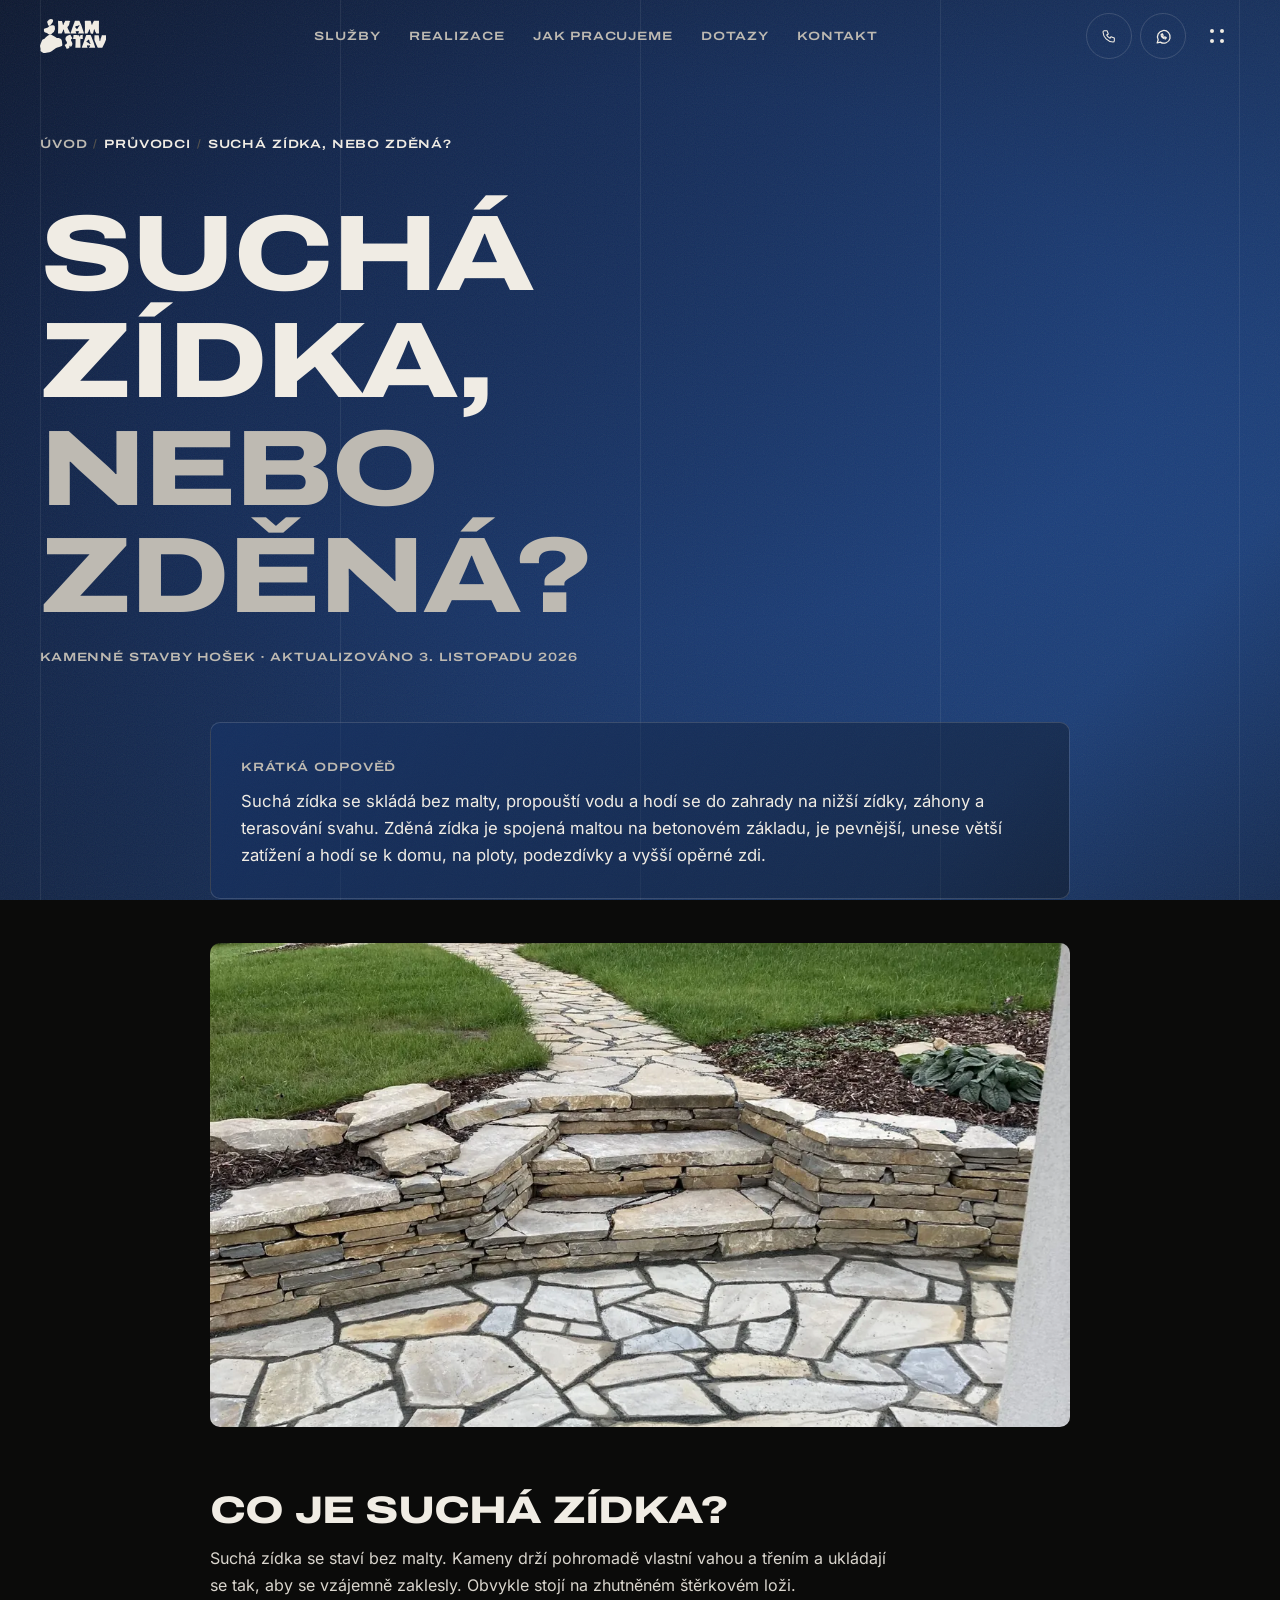
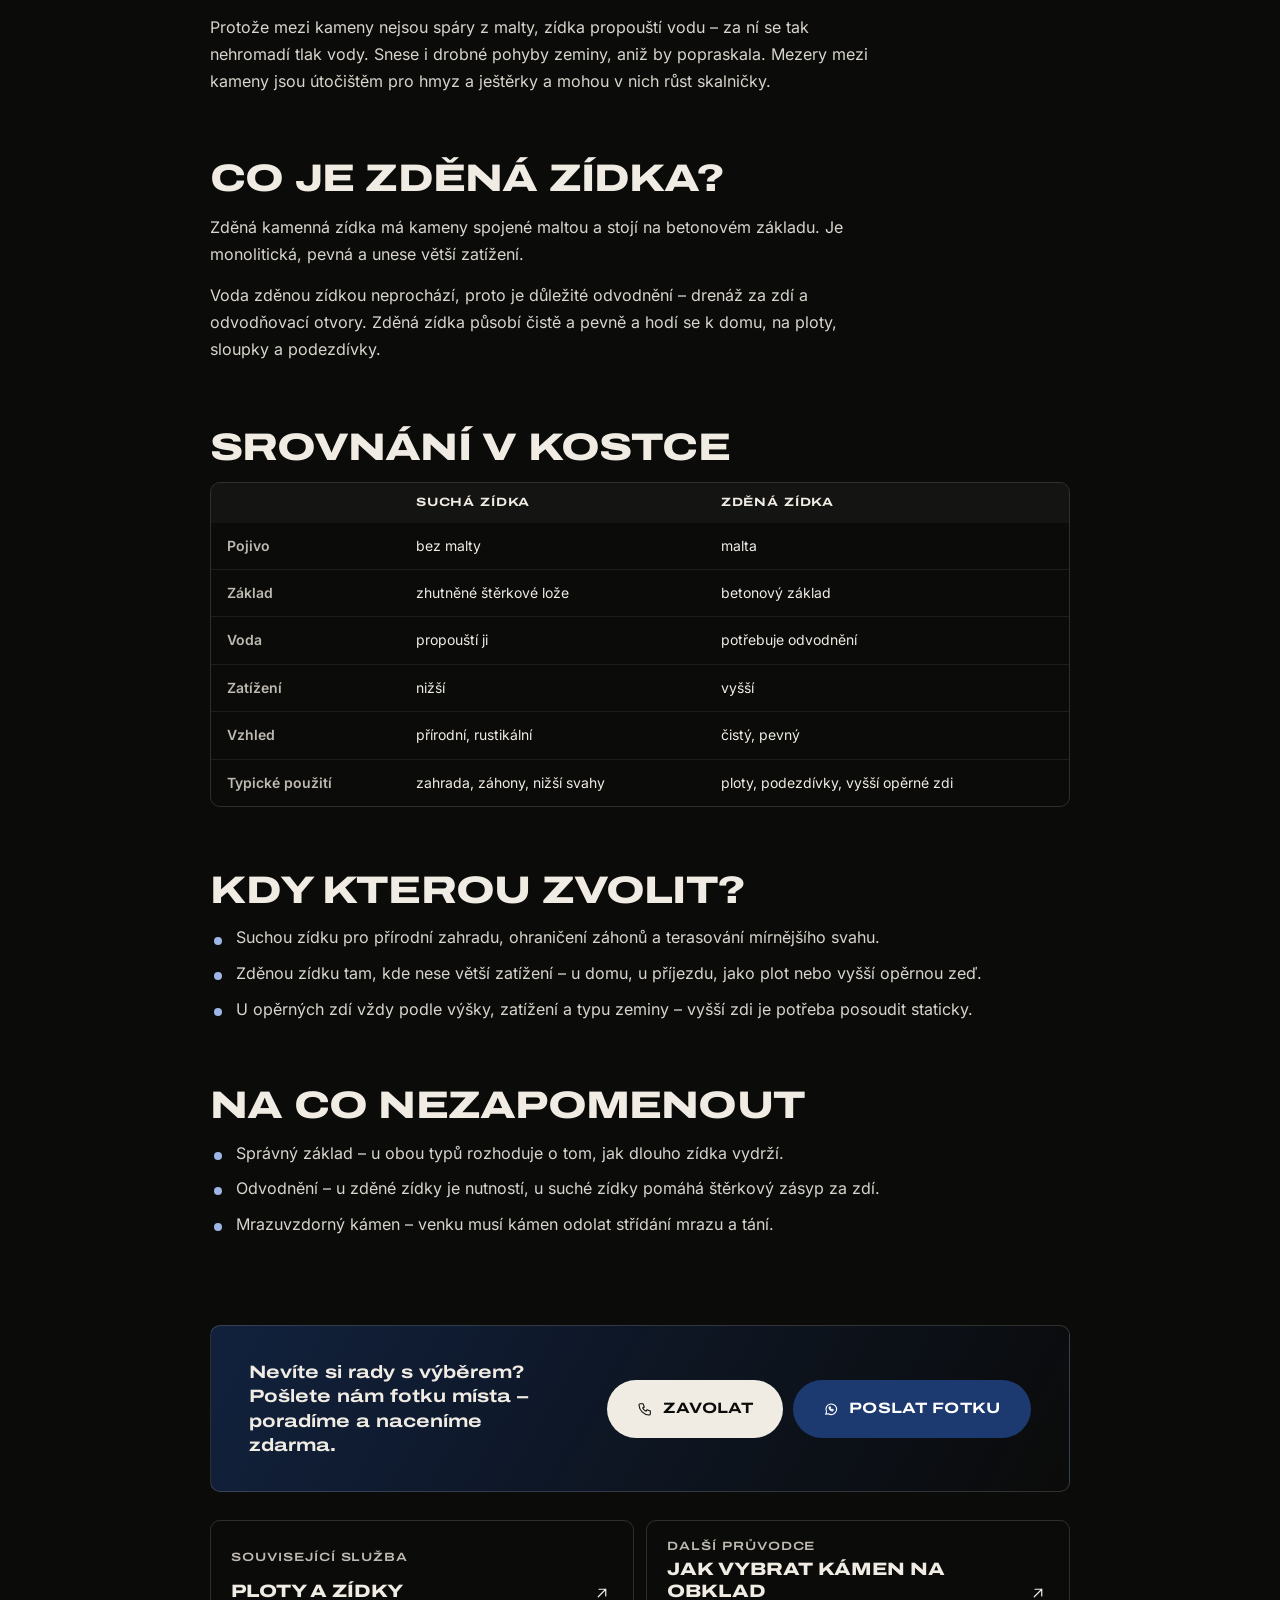
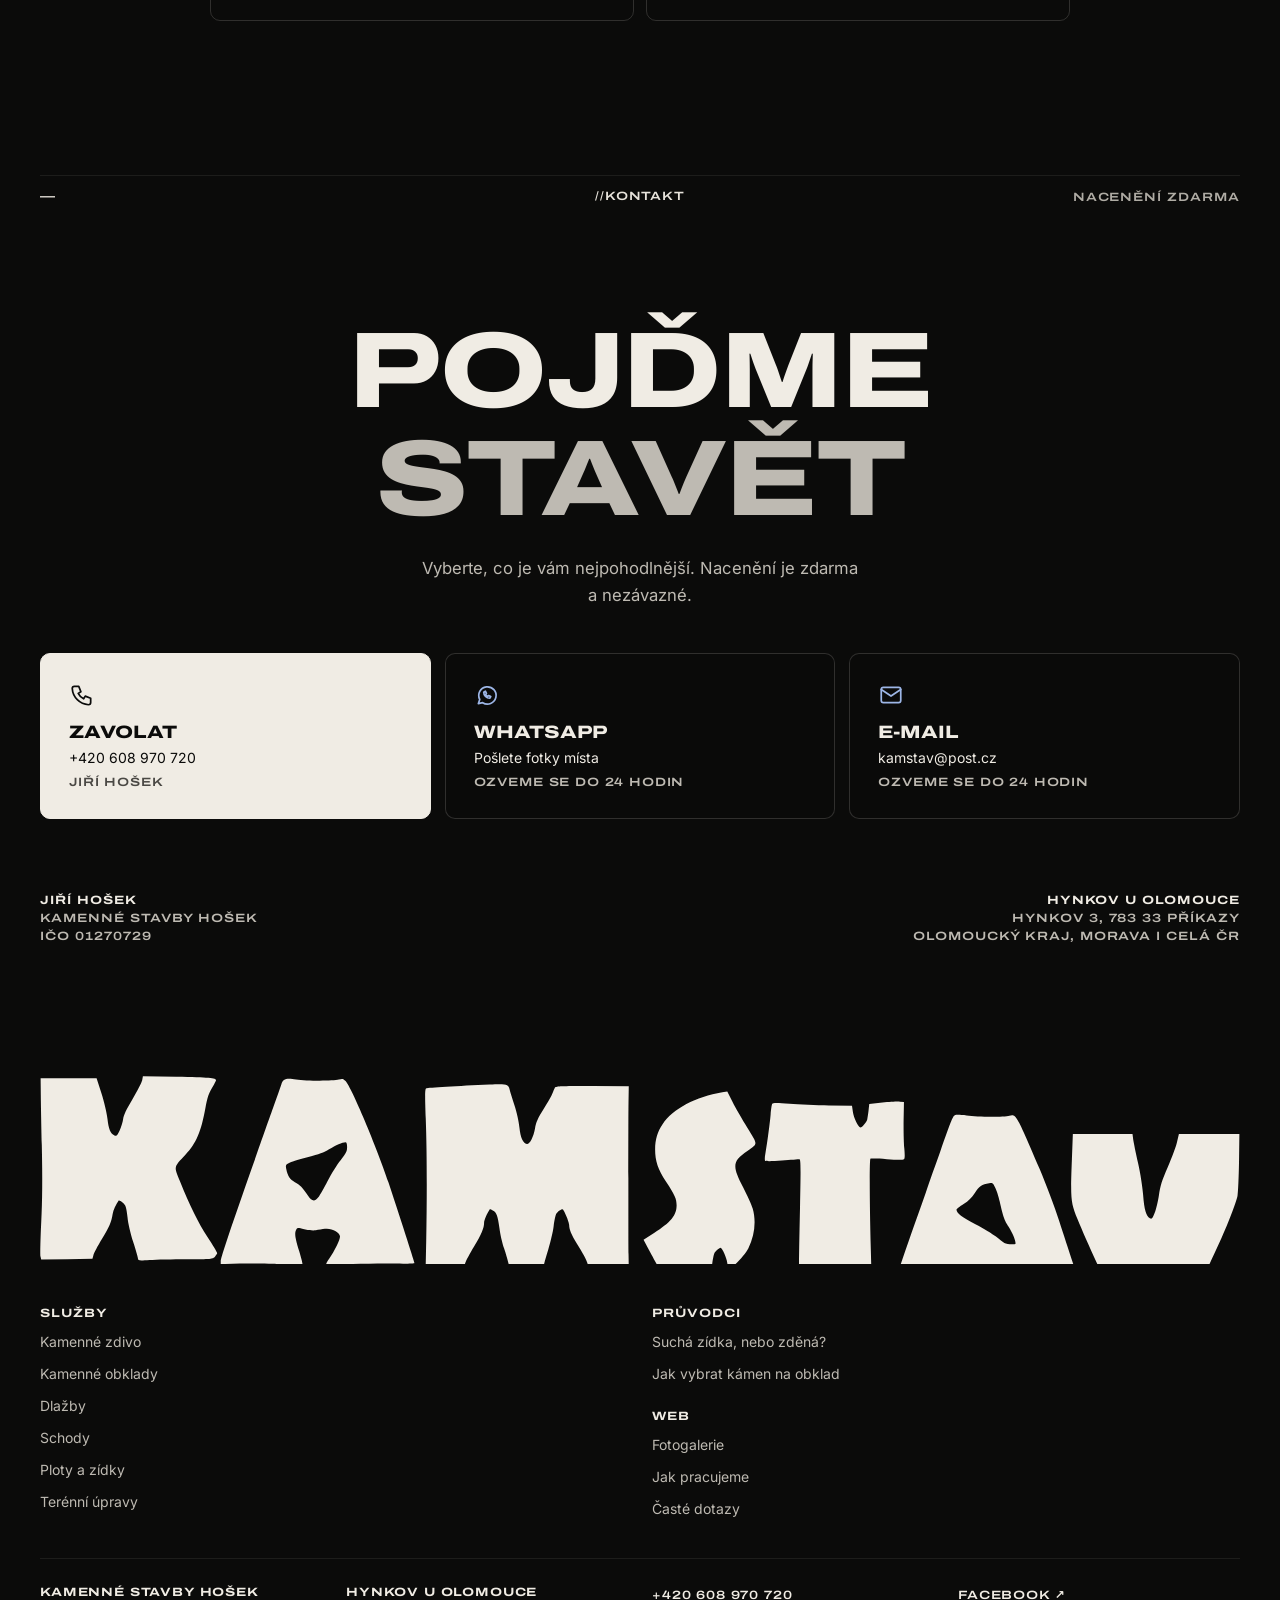
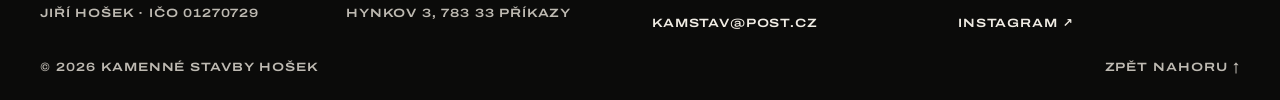
<file: pruvodce/sucha-nebo-zdena-zidka/index.html>
<!doctype html>
<html lang="cs" data-page="guide" data-slug="sucha-nebo-zdena-zidka">
<head>
  <meta charset="UTF-8" />
  <script>(function(d){var c='js',k='kamstav-intro',p=!0;try{if(sessionStorage.getItem(k))p=!1;else sessionStorage.setItem(k,'1')}catch(e){}if(matchMedia('(prefers-reduced-motion: reduce)').matches){c+=' reduce';p=!1}c+=p&&d.dataset.page==='home'?' intro-play':' no-intro';d.className+=' '+c})(document.documentElement)</script>
  <meta name="viewport" content="width=device-width, initial-scale=1" />
  <meta name="theme-color" content="#0b0b0a" />
  <link rel="icon" href="/favicon.svg" type="image/svg+xml" />
  <link rel="preload" href="/fonts/archivo-latin-wdth-normal.woff2" as="font" type="font/woff2" crossorigin />
  <link rel="preload" href="/fonts/inter-latin-wght-normal.woff2" as="font" type="font/woff2" crossorigin />
  <link rel="preload" href="/fonts/archivo-cz.woff2" as="font" type="font/woff2" crossorigin />
  <title>Suchá zídka, nebo zděná? Rozdíly a kdy kterou zvolit | Kamstav</title>
  <meta name="description" content="Jaký je rozdíl mezi suchou a zděnou kamennou zídkou? Srovnání pevnosti, odvodnění, vzhledu a použití – a kdy zvolit kterou. Průvodce od Kamenných staveb Hošek." />
  <link rel="canonical" href="https://kamstav.vercel.app/pruvodce/sucha-nebo-zdena-zidka/" />
  <meta property="og:type" content="article" />
  <meta property="og:url" content="https://kamstav.vercel.app/pruvodce/sucha-nebo-zdena-zidka/" />
  <meta property="og:title" content="Suchá zídka, nebo zděná? – Kamstav" />
  <meta property="og:description" content="Jaký je rozdíl mezi suchou a zděnou kamennou zídkou? Srovnání pevnosti, odvodnění, vzhledu a použití – a kdy zvolit kterou. Průvodce od Kamenných staveb Hošek." />
  <meta property="og:site_name" content="Kamstav" />
  <meta property="og:locale" content="cs_CZ" />
  <meta property="og:image" content="https://kamstav.vercel.app/og.jpg" />
  <meta property="og:image:width" content="1200" />
  <meta property="og:image:height" content="630" />
  <meta property="og:image:alt" content="Kamstav – kamenná zídka a obklad z přírodního kamene" />
  <meta name="twitter:card" content="summary_large_image" />
  <meta name="robots" content="index, follow, max-image-preview:large" />
  <meta name="geo.region" content="CZ-71" />
  <meta name="geo.placename" content="Hynkov, Příkazy" />
  <link rel="apple-touch-icon" href="/apple-touch-icon.png" />
  <link rel="manifest" href="/site.webmanifest" />
  <script type="application/ld+json">{"@context":"https://schema.org","@graph":[{"@type":["HomeAndConstructionBusiness","GeneralContractor"],"@id":"https://kamstav.vercel.app/#firma","name":"Kamstav – Kamenné stavby Hošek","alternateName":["Kamstav","Kamenné stavby Hošek"],"description":"Stavební práce s přírodním kamenem: kamenné zdivo, obklady fasád, podezdívek, koupelen, bazénů a krbů, kamenné schody, venkovní dlažby, ploty, suché zídky, gabiony a terénní úpravy.","url":"https://kamstav.vercel.app/","telephone":"+420608970720","email":"kamstav@post.cz","image":["https://kamstav.vercel.app/og.jpg","https://kamstav.vercel.app/img/dlazba-chodnik-zidka-1600.webp","https://kamstav.vercel.app/img/zidka-obklad-podezdivky-1600.webp","https://kamstav.vercel.app/img/obklad-schodiste-1600.webp","https://kamstav.vercel.app/img/krb-obklad-1600.webp","https://kamstav.vercel.app/img/zahrada-schody-gabiony-1280.webp","https://kamstav.vercel.app/img/dlazba-terasa-drevnik-980.webp"],"logo":"https://kamstav.vercel.app/icon-512.png","founder":{"@type":"Person","name":"Jiří Hošek"},"identifier":{"@type":"PropertyValue","propertyID":"IČO","value":"01270729"},"address":{"@type":"PostalAddress","streetAddress":"Hynkov 3","addressLocality":"Příkazy","postalCode":"783 33","addressRegion":"Olomoucký kraj","addressCountry":"CZ"},"areaServed":[{"@type":"AdministrativeArea","name":"Olomoucký kraj"},{"@type":"Place","name":"Morava"},{"@type":"Country","name":"Česká republika"}],"knowsAbout":["přírodní kámen","kamenné zdivo","kamenné obklady","suché zídky","polygonální dlažba","gabiony","kamenné schody","terénní úpravy"],"hasCredential":{"@type":"EducationalOccupationalCredential","name":"Osvědčení na provádění staveb, jejich změn a odstraňování"},"sameAs":["https://www.facebook.com/kamstav.cz/","https://www.instagram.com/kamstav.cz"],"hasOfferCatalog":{"@type":"OfferCatalog","name":"Kamenické a stavební práce","itemListElement":[{"@type":"Offer","itemOffered":{"@id":"https://kamstav.vercel.app/kamenne-zdivo/#sluzba"}},{"@type":"Offer","itemOffered":{"@id":"https://kamstav.vercel.app/kamenne-obklady/#sluzba"}},{"@type":"Offer","itemOffered":{"@id":"https://kamstav.vercel.app/kamenne-dlazby/#sluzba"}},{"@type":"Offer","itemOffered":{"@id":"https://kamstav.vercel.app/kamenne-schody/#sluzba"}},{"@type":"Offer","itemOffered":{"@id":"https://kamstav.vercel.app/ploty-a-zidky/#sluzba"}},{"@type":"Offer","itemOffered":{"@id":"https://kamstav.vercel.app/terenni-upravy/#sluzba"}}]}},{"@type":"WebSite","@id":"https://kamstav.vercel.app/#web","url":"https://kamstav.vercel.app/","name":"Kamstav","inLanguage":"cs","publisher":{"@id":"https://kamstav.vercel.app/#firma"}},{"@type":"Article","@id":"https://kamstav.vercel.app/pruvodce/sucha-nebo-zdena-zidka/#clanek","headline":"Suchá zídka, nebo zděná?","description":"Jaký je rozdíl mezi suchou a zděnou kamennou zídkou? Srovnání pevnosti, odvodnění, vzhledu a použití – a kdy zvolit kterou. Průvodce od Kamenných staveb Hošek.","url":"https://kamstav.vercel.app/pruvodce/sucha-nebo-zdena-zidka/","mainEntityOfPage":"https://kamstav.vercel.app/pruvodce/sucha-nebo-zdena-zidka/","inLanguage":"cs","image":"https://kamstav.vercel.app/img/dlazba-chodnik-zidka-1600.webp","datePublished":"2026-11-03","dateModified":"2026-11-03","author":{"@id":"https://kamstav.vercel.app/#firma"},"publisher":{"@id":"https://kamstav.vercel.app/#firma"},"about":{"@id":"https://kamstav.vercel.app/ploty-a-zidky/#sluzba"}},{"@type":"BreadcrumbList","itemListElement":[{"@type":"ListItem","position":1,"name":"Úvod","item":"https://kamstav.vercel.app/"},{"@type":"ListItem","position":2,"name":"Průvodci","item":"https://kamstav.vercel.app/#faq"},{"@type":"ListItem","position":3,"name":"Suchá zídka, nebo zděná?","item":"https://kamstav.vercel.app/pruvodce/sucha-nebo-zdena-zidka/"}]}]}</script>
  <script type="module" crossorigin src="/assets/main-CPPkA79n.js"></script>
  <link rel="stylesheet" crossorigin href="/assets/style-BR2X69S3.css">
</head>
<body>
  <div id="root"><div><div class="bg-gradient" aria-hidden="true"></div><div class="grid-lines" aria-hidden="true"><div class="wrap"><span></span><span></span><span></span><span></span></div></div><a class="skip" href="#obsah">Přeskočit na obsah</a><header class="header"><div class="wrap"><a href="/" class="logo-link" aria-label="Kamstav – úvod"><svg viewBox="0 0 1002 515" role="img" aria-label="Kamstav" aria-hidden="true"><g class="stones" fill="currentColor"><path class="stone stone-bottom" d="M45.4 512.1C32.2 506.9 18.5 497.7 12.3 489.8C7.5 483.8 6.5 479.2 7.9 468.9C9.6 455.7 9.3 451.2 5.5 433.9C3.6 425.1 2 417 2 415.9C2 414.9 1.5 414 1 414C-0.2 414 -0.4 404.3 0.8 403.8C1.2 403.6 2.8 399.1 4.3 393.8C7.5 382.4 18.2 352.4 25.2 335.3C31.5 319.9 34.6 316.6 50.2 308.5C67.4 299.7 71.5 296.5 82 284C90.6 273.8 96.4 268.7 112 257.6C141.6 236.5 145.1 234.7 156.5 234.8C169.4 234.8 184.5 241.6 212.5 259.9C245.6 281.7 254.1 285.6 274.4 288.5C280.9 289.4 288.5 290.9 291.4 291.7C303.6 295.3 318.8 305.3 325.1 313.9C328.6 318.5 329.4 322 332.4 342.5C335.9 367.3 336.9 375.2 337.6 387.5C338.2 396.8 338 399.1 336.6 401.8C332.2 410.4 314.6 418.3 277.3 428.5C254.3 434.8 249.9 436.4 239.3 442C228.6 447.6 218.6 454.7 200 470C173.7 491.7 160.6 499 141 503.3C111.7 509.8 76.5 515 62.8 515C53.9 514.9 51.5 514.5 45.4 512.1Z"></path><path class="stone stone-mid" d="M140.2 234C134.2 231.9 128.7 228.8 118.5 222C108.3 215.1 104.4 213.4 91.8 210C73.9 205.1 68 201.7 64.5 194.3C62.5 190.1 59.1 168.5 59 159.9C59 150.3 63.2 147.1 84.5 140.5C107 133.7 111.2 131.5 131.3 115.7C141.4 107.8 153.4 100.5 154.8 101.4C155.2 101.6 157.4 101.5 159.6 101C169.5 98.6 189.1 95.7 195.2 95.7C201.1 95.6 202.8 96.1 209.7 99.5C215.1 102.3 218.4 104.8 220.6 107.7C223.6 111.6 223.8 112.6 224.5 122.7C224.9 128.6 225.6 135.7 226.1 138.4C228 148.5 227.3 154.1 222.4 168.2C217.8 181.5 214.1 190 211.7 193.1C211 194.1 207 197 202.9 199.6C198.7 202.3 190.7 208.8 185.1 214C164.6 233.1 152.6 238.4 140.2 234Z"></path><path class="stone stone-top" d="M138 102.1C123.4 98.2 120.4 94.6 119.1 79.7C118.5 73.4 117.4 69.4 114.6 63C109.4 51.3 107.6 44.9 108.4 40.8C109.2 36.3 118.2 26.3 126.2 20.9C129.5 18.6 133.3 15.1 134.8 13C138.5 7.7 142.9 5.5 154.2 3.4C159.6 2.4 164 1.2 164 0.8C164 0.4 165.3 0 167 0C168.7 0 170 0.4 170 0.8C170 1.9 179.4 4.9 185.8 5.9C188.6 6.3 192 7.6 193.1 8.6C196.3 11.4 199 17.9 199 23C199 27.5 193.6 46 190.4 52.2C189.5 54 184 60.5 178.1 66.5C168.6 76.4 167 78.6 162.1 88.6C157.1 98.9 156.3 99.9 152.3 101.9C147.2 104.4 146.6 104.4 138 102.1Z"></path></g><g class="letters" fill="currentColor"><path class="letter" fill-rule="evenodd" d="M376.6 220.9C376.3 220.1 375.6 217.5 375 215C374.3 212.5 372.5 206.5 370.9 201.7C366.7 188.8 366.2 186.5 365 176.2C364.4 171 363.3 165.5 362.5 163.9C361.1 161.3 356.3 157.2 355.6 158.1C352.8 161.9 349.9 169.2 348.6 175.9C347.3 183.2 346.2 185.6 340.1 195.4C333.3 206.1 328 216.3 328 218.6C328 219.3 319.7 219.9 301.8 220.3C280.2 220.8 275.3 220.7 274.1 219.5C272.9 218.4 272.9 212.9 274.1 182.3C275.8 137.8 275.9 114.5 274.2 67.6C273.1 36.1 273.1 30.5 274.3 29.3C275.4 28.1 278.5 28.1 293.1 28.9C302.7 29.4 315.5 29.6 321.5 29.3L332.5 28.7L336.4 41.6C342.9 63 343.9 67.2 344 73.5C344.1 81 346.8 87.3 350.8 89.4L353.7 90.9L356.9 84.1C358.6 80.4 360 76.2 360 74.8C360 69.8 363 62.7 369.3 52.7C376.8 40.9 379.5 35.7 380.4 31.4C381.1 28.5 381.5 28.2 386.2 27.6C392.8 26.7 444.9 27.9 452 29.1C455 29.6 457.8 30.4 458.3 30.9C458.8 31.4 457.3 34.5 455 38.1C450.5 45.2 449.3 48.8 445.7 67.6C441.6 88.8 436.4 99.3 422.3 114.3C418.3 118.6 415 122.8 415 123.5C415 124.7 422.3 143.2 427.5 155.5C434.3 171.4 439.7 181.6 448.7 195.6C454.4 204.5 459 212.6 459 213.6C458.9 214.7 458 216.6 457 217.9L455 220.3L420.7 220.5C401.9 220.6 384.4 221.1 381.8 221.5C378.1 222.1 376.9 221.9 376.6 220.9Z"></path><path class="letter" fill-rule="evenodd" d="M528.5 220.8C518 220.3 499.7 220.1 487.8 220.4C475.8 220.7 465.4 220.7 464.5 220.4C463.7 220 463 218.8 463 217.6C463 214.9 477.8 171.6 501.9 103.2C514.4 68 519.9 52.2 524 40.5C526.3 33.9 528.7 27.9 529.3 27.1C530.5 25.7 530 25.7 562.4 27.7C568.1 28 576.8 27.7 582.8 27C593.2 25.8 593.2 25.8 595.6 28.1C597.8 30.4 605.4 46.7 618.2 76.5C628.8 101.3 633.7 114.1 640.8 136C644.7 147.8 652.4 171.4 657.9 188.3C663.5 205.3 667.7 219.6 667.4 220.1C667.1 220.7 657.3 220.8 642.2 220.4C628.6 220.1 607.8 220.3 596 220.8C584.2 221.4 574.4 221.7 574.2 221.6C574.1 221.4 576.7 216.9 580.1 211.6C586.5 201.3 588.3 197.5 589.5 192.3C590.1 189.2 590 189 584.1 186C577.1 182.5 576.6 182.5 568 184.6C561.8 186.2 561.1 186.2 552.7 184.3L543.9 182.3L542.4 185.1C541.1 187.7 541.1 188.7 542.5 194.4C543.3 198 545.3 205 547 210.1C550.3 220.2 550.6 222.1 548.8 221.8C548.1 221.8 539 221.3 528.5 220.8ZM563.3 152.9C566 151.7 569.3 146.4 577.5 130.5C580.6 124.5 584.4 118 585.8 116.1C596.3 102.9 597 101.8 597 98C597 91.2 596.7 91 589.5 93.5C585.9 94.8 581.3 97.2 579.1 98.9C573.8 103.1 570.6 104.3 555.5 107.8C542.4 110.9 537.1 112.7 533.6 115.5C531.8 116.9 531.8 117.3 533 122.7C534.7 129.5 536.9 132.2 543.5 135.8C547.5 137.9 549.5 140.1 553.5 146.2C556.2 150.5 559 153.9 559.7 154C560.4 154 562 153.5 563.3 152.9Z"></path><path class="letter" fill-rule="evenodd" d="M768.7 221.3C768.3 221 768 219.7 768 218.5C768 217.4 765.7 209.2 763 200.5C760 191 757.7 181.7 757.4 177.5C757.1 173.7 756.4 168.7 755.8 166.5C754.8 162.4 750.6 157 748.4 157C746.4 157 742 166.6 740.5 174.5C738.9 182.9 738.1 184.8 730.4 196.5C724.6 205.4 720 214.9 720 217.9C720 219.5 718.4 219.7 701.1 220.4C690.8 220.7 681.5 220.8 680.6 220.4C678.6 219.6 678.5 210.3 680.4 161.4C681.4 137.5 681.5 119.3 681 104.4C680.5 92.3 679.8 70.7 679.4 56.3L678.7 30.1L681.4 29C682.9 28.5 690.5 28 698.3 28C706.1 28 719.2 27.3 727.5 26.5C743.7 24.9 763.8 24.6 765.7 25.8C766.4 26.2 768 30.2 769.3 34.5C770.6 38.9 773.1 47.2 774.8 53C776.5 58.8 778.3 67.8 778.9 73C780 83.4 782 87.3 786.3 87.8C788.5 88.1 789.2 87.4 791.1 83.8C792.3 81.4 794.1 75.7 795.1 71.1C796.7 64 798.1 60.8 804.2 51.1C808.2 44.8 812.6 36.6 814 33L816.7 26.5L823.1 26.6C826.6 26.6 837.8 27 848 27.5C860.6 28 870.4 27.9 878.6 27.1C885.2 26.4 891.5 26.2 892.5 26.6C894.2 27.3 894.3 28.7 893.4 58.4C892.3 97.8 892.3 152 893.4 190.1C894.1 211.4 894 219.9 893.2 220.4C892.6 220.7 882.9 220.7 871.6 220.4L851 219.7L851 217.1C850.9 213.4 848.1 207.6 840.5 195.4C833.4 184.1 831.7 180.2 830.6 172.6C829.7 167 825.2 157 823.4 157C821 157 817 161.2 816.1 164.8C815.5 166.8 814.8 171.9 814.4 176C814.1 180.7 812 189.4 809 199C806.4 207.5 803.9 216.2 803.6 218.2L802.9 222L786.1 222C776.9 222 769 221.7 768.7 221.3Z"></path><path class="letter" fill-rule="evenodd" d="M403.6 450.8C401.8 447.8 379.1 406.1 375.7 399.4L373.2 394.4L383.2 388C401.7 376.3 408 368.6 408 357.9C408 351.1 406 346.8 397 333.6C388.7 321.3 386.1 314.7 385.3 303.6C384.3 288 388.2 277.1 398.8 265.9C411.3 252.6 429.7 243.7 453.5 239.6C462 238.1 461.5 237.8 465.3 246.2C467.8 251.9 481.3 275 489 286.7L493 293L483.6 299.9C466.1 312.9 465.6 316.8 478.4 339.8C487.3 355.9 490 364.3 490 376.2C490 393.7 485.1 405.2 472.3 417.8C467.7 422.3 463.5 425.8 463.1 425.5C462.6 425.3 462 422.7 461.6 419.8C461.1 415.7 457.5 406.3 455.3 403.1C455.1 402.9 453.9 403.2 452.5 403.8C448.4 405.7 446.3 410.4 445.5 419.4C444.8 428 442.7 437.7 441.2 439.2C438.9 441.5 409.5 453 405.9 453C405.4 453 404.4 452 403.6 450.8Z"></path><path class="letter" fill-rule="evenodd" d="M537.2 435C536 433.8 535.8 430.9 536.4 417.5C538.4 370.7 539 349.1 539 326.6L539 301.7L528.8 302.4C523.1 302.8 514.8 303.5 510.2 303.9C504.9 304.3 501.6 304.2 501 303.5C500.6 303 501.5 295.5 503.1 287C504.7 278.5 506 268.6 506.1 265C506.1 261.4 506.7 254.9 507.3 250.5L508.5 242.5L512.5 242.6C514.7 242.6 525 243.2 535.5 243.8C546 244.5 563.1 245 573.6 245L592.8 245L593.4 248.1C593.7 249.8 594 252.2 594 253.3C594 254.4 595.4 258.4 597.1 262.1L600.3 268.9L603.2 267.4C607.3 265.3 609.9 259 610 251.5C610 248.2 610.4 245 610.8 244.4C611.2 243.7 615.3 242.9 620 242.6C624.7 242.2 632.2 241.4 636.6 240.9C649 239.5 648.3 238.4 647.4 258C647 269.5 647.1 279 648 288C649.5 303 649.4 303.3 642.5 302.5C640.3 302.3 632.6 301.8 625.4 301.5L612.3 300.9L611.6 317.2C611.3 326.2 611.4 346.1 612 361.5C614.3 423.4 614.4 434.6 612.9 435.6C612.1 436.1 595.1 436.5 575.1 436.5C544.5 436.5 538.4 436.3 537.2 435Z"></path><path class="letter" fill-rule="evenodd" d="M699 436.8C688.8 436.3 670.3 436.1 657.8 436.4C638.9 436.8 635 436.7 634 435.5C633 434.4 633.3 432.5 635 426.8C638 417 654.5 369.3 674.2 313.5C677.5 304.1 682.9 288.9 686.2 279.5C698.4 244.7 699.2 242.9 701.4 242C702.6 241.6 708 241.7 713.5 242.3C726.1 243.7 753.1 243.7 758.9 242.2C763.1 241.2 763.5 241.3 765.8 243.8C771.2 249.7 799.4 316.7 810 349C830.7 411.8 838.2 435.2 837.6 435.8C837.2 436.1 818.8 436.5 796.7 436.5C774.6 436.6 753.7 437 750.2 437.5C745.6 438.1 744 437.9 744 437.1C744 436.4 746 432.7 748.5 428.9C754.4 419.7 757.7 413.2 758.5 408.8C759.2 405.3 759.1 405.2 753.7 402.1C747.5 398.6 744.8 398.3 737.3 400.7C732.1 402.3 731.6 402.3 722.7 400.3C714.3 398.4 713.4 398.4 712.2 399.9C710.2 402.4 711.4 411.1 715.4 423.2C719.5 435.8 719.8 437.2 718.5 437.5C718 437.6 709.2 437.3 699 436.8ZM765.4 377.2C766.4 375.6 762 365.1 757.7 358.8C754.3 353.8 752.8 350.3 751.5 344.3C748 328.9 745.9 321.4 743.6 317.5C741.7 314 741 313.5 738.1 313.7C736.2 313.7 732.8 314.6 730.4 315.5C726.8 316.9 725.6 318.1 722.7 323.3C719.9 328.5 718.1 330.3 711.4 334.8C705.1 339.1 703.6 340.6 703.8 342.3C704.3 345.8 709.4 349.5 725 357.5C733.1 361.7 740.7 366.1 742.1 367.3C743.4 368.6 746.9 371.5 749.8 373.8C754.4 377.4 755.8 378 760 378C762.7 378 765.1 377.6 765.4 377.2Z"></path><path class="letter" fill-rule="evenodd" d="M877.5 435C874.1 431 840.6 359.2 829.4 331.5C824.7 319.9 824.5 319.2 824.2 308C824.1 301.7 824.3 285.1 824.7 271.2C825.4 250.4 825.8 245.8 827 245C827.9 244.4 834.3 244.3 843 244.8C858.8 245.6 863.5 245.6 878.5 245.1L888.5 244.7L889.7 251.6C890.3 255.4 892.7 266.8 895 277C897.9 290 899.4 299.5 900 309C901.1 325.1 902.1 328.9 906.2 333L909.3 336.1L912.2 328.8C913.8 324.7 915.5 317.8 916.1 313.1C917.6 300.3 918.6 297 925.1 282.2C933.3 263.8 935.8 256.8 936.6 249.8L937.3 244L947.9 244.7C961.1 245.7 965.8 245.7 984.1 244.8C995.7 244.2 999 244.3 1000.5 245.4C1002.3 246.7 1002.3 248 1001.2 279.7L1000.1 312.6L994.7 326.1C983.1 355.2 972.9 377.8 958.5 406.5L943.5 436.5L911.2 436.5C883.6 436.5 878.7 436.3 877.5 435Z"></path></g></svg></a><nav class="nav-bar" aria-label="Sekce"><a href="/#sluzby" class="">Služby</a><a href="/#realizace" class="">Realizace</a><a href="/#jak-pracujeme" class="">Jak pracujeme</a><a href="/#faq" class="">Dotazy</a><a href="#kontakt" class="">Kontakt</a></nav><div class="right"><a class="btn btn-line call-btn" href="tel:+420608970720"><svg viewBox="0 0 24 24" fill="none" stroke="currentColor" stroke-width="1.6" stroke-linecap="round" stroke-linejoin="round" aria-hidden="true"><path d="M5 4h4l2 5-2.5 1.5a11 11 0 0 0 5 5L15 13l5 2v4a2 2 0 0 1-2 2A16 16 0 0 1 3 6a2 2 0 0 1 2-2"></path></svg> <span class="num">+420 608 970 720</span><span class="sr-only">Zavolat</span></a><a class="icon-btn wa-btn" href="https://wa.me/420608970720?text=Dobr%C3%BD%20den%2C%20m%C3%A1m%20z%C3%A1jem%20o%20nacen%C4%9Bn%C3%AD%20kamenn%C3%BDch%20prac%C3%AD.%20Pos%C3%ADl%C3%A1m%20fotky%20m%C3%ADsta%3A" target="_blank" rel="noopener" aria-label="Napsat přes WhatsApp"><svg viewBox="0 0 24 24" fill="none" stroke="currentColor" stroke-width="1.6" stroke-linecap="round" stroke-linejoin="round" aria-hidden="true"><path d="M4 20l1.3-3.9A8 8 0 1 1 8 19.1z"></path><path d="M9 9.5c0 3 2.5 5.5 5.5 5.5l1-1.5-2-1-1 .8a4 4 0 0 1-1.8-1.8l.8-1-1-2z"></path></svg></a><button class="menu-btn" aria-expanded="false" aria-controls="menu" aria-label="Otevřít menu"><span class="grid4" aria-hidden="true"><i></i><i></i><i></i><i></i></span></button></div></div></header><div class="menu" id="menu" aria-hidden="true"><nav aria-label="Hlavní"><ul><li class="mask"><a href="/#uvod" tabindex="-1">Úvod</a></li><li class="mask"><a href="/#sluzby" tabindex="-1">Služby</a></li><li class="mask"><a href="/#realizace" tabindex="-1">Realizace</a></li><li class="mask"><a href="/#jak-pracujeme" tabindex="-1">Jak pracujeme</a></li><li class="mask"><a href="/fotogalerie/" tabindex="-1">Fotogalerie</a></li><li class="mask"><a href="/#faq" tabindex="-1">Dotazy</a></li><li class="mask"><a href="/#kontakt" tabindex="-1">Kontakt</a></li></ul></nav><div class="menu-sub wrap"><span class="eyebrow">Služby</span><ul><li><a href="/kamenne-zdivo/" tabindex="-1">Kamenné zdivo</a></li><li><a href="/kamenne-obklady/" tabindex="-1">Kamenné obklady</a></li><li><a href="/kamenne-dlazby/" tabindex="-1">Dlažby</a></li><li><a href="/kamenne-schody/" tabindex="-1">Schody</a></li><li><a href="/ploty-a-zidky/" tabindex="-1">Ploty a zídky</a></li><li><a href="/terenni-upravy/" tabindex="-1">Terénní úpravy</a></li></ul></div><div class="menu-foot"><div class="wrap"><span>© <!-- -->2026<!-- --> <!-- -->Kamenné stavby Hošek</span><span><a href="tel:+420608970720" tabindex="-1">+420 608 970 720</a> · <a href="https://wa.me/420608970720?text=Dobr%C3%BD%20den%2C%20m%C3%A1m%20z%C3%A1jem%20o%20nacen%C4%9Bn%C3%AD%20kamenn%C3%BDch%20prac%C3%AD.%20Pos%C3%ADl%C3%A1m%20fotky%20m%C3%ADsta%3A" target="_blank" rel="noopener" tabindex="-1">WhatsApp</a> · <a href="mailto:kamstav@post.cz" tabindex="-1">kamstav@post.cz</a></span></div></div></div><main id="obsah"><section class="sp-hero" id="uvod"><div class="wrap"><nav class="crumbs" aria-label="Drobečková navigace"><span><a href="/">Úvod</a></span><span><i aria-hidden="true">/</i><span aria-current="page">Průvodci</span></span><span><i aria-hidden="true">/</i><span aria-current="page">Suchá zídka, nebo zděná?</span></span></nav><div class="title-row"><h1 class="display h-xl two-tone">Suchá zídka,<br/><span class="line-2">nebo zděná?</span></h1></div><p class="article-meta">Kamenné stavby Hošek<!-- --> · Aktualizováno <!-- -->3. listopadu 2026</p></div></section><article class="article"><div class="wrap"><div class="answer" data-reveal="fade"><span class="eyebrow">Krátká odpověď</span><p>Suchá zídka se skládá bez malty, propouští vodu a hodí se do zahrady na nižší zídky, záhony a terasování svahu. Zděná zídka je spojená maltou na betonovém základu, je pevnější, unese větší zatížení a hodí se k domu, na ploty, podezdívky a vyšší opěrné zdi.</p></div><div class="ph article-photo"><img src="/img/dlazba-chodnik-zidka-800.webp" srcSet="/img/dlazba-chodnik-zidka-240.webp 240w, /img/dlazba-chodnik-zidka-480.webp 480w, /img/dlazba-chodnik-zidka-800.webp 800w, /img/dlazba-chodnik-zidka-1200.webp 1200w, /img/dlazba-chodnik-zidka-1600.webp 1600w" sizes="(max-width: 860px) 100vw, 820px" width="1920" height="2560" alt="Chodník, schody a suchá zídka – Kamstav" loading="lazy" decoding="async"/></div><section class="article-sec"><h2 class="display t-h3">Co je suchá zídka?</h2><p>Suchá zídka se staví bez malty. Kameny drží pohromadě vlastní vahou a třením a ukládají se tak, aby se vzájemně zaklesly. Obvykle stojí na zhutněném štěrkovém loži.</p><p>Protože mezi kameny nejsou spáry z malty, zídka propouští vodu – za ní se tak nehromadí tlak vody. Snese i drobné pohyby zeminy, aniž by popraskala. Mezery mezi kameny jsou útočištěm pro hmyz a ještěrky a mohou v nich růst skalničky.</p></section><section class="article-sec"><h2 class="display t-h3">Co je zděná zídka?</h2><p>Zděná kamenná zídka má kameny spojené maltou a stojí na betonovém základu. Je monolitická, pevná a unese větší zatížení.</p><p>Voda zděnou zídkou neprochází, proto je důležité odvodnění – drenáž za zdí a odvodňovací otvory. Zděná zídka působí čistě a pevně a hodí se k domu, na ploty, sloupky a podezdívky.</p></section><section class="article-sec"><h2 class="display t-h3">Srovnání v kostce</h2><div class="table-wrap"><table><thead><tr><th scope="col"></th><th scope="col">Suchá zídka</th><th scope="col">Zděná zídka</th></tr></thead><tbody><tr><th scope="row">Pojivo</th><td>bez malty</td><td>malta</td></tr><tr><th scope="row">Základ</th><td>zhutněné štěrkové lože</td><td>betonový základ</td></tr><tr><th scope="row">Voda</th><td>propouští ji</td><td>potřebuje odvodnění</td></tr><tr><th scope="row">Zatížení</th><td>nižší</td><td>vyšší</td></tr><tr><th scope="row">Vzhled</th><td>přírodní, rustikální</td><td>čistý, pevný</td></tr><tr><th scope="row">Typické použití</th><td>zahrada, záhony, nižší svahy</td><td>ploty, podezdívky, vyšší opěrné zdi</td></tr></tbody></table></div></section><section class="article-sec"><h2 class="display t-h3">Kdy kterou zvolit?</h2><ul class="article-list"><li>Suchou zídku pro přírodní zahradu, ohraničení záhonů a terasování mírnějšího svahu.</li><li>Zděnou zídku tam, kde nese větší zatížení – u domu, u příjezdu, jako plot nebo vyšší opěrnou zeď.</li><li>U opěrných zdí vždy podle výšky, zatížení a typu zeminy – vyšší zdi je potřeba posoudit staticky.</li></ul></section><section class="article-sec"><h2 class="display t-h3">Na co nezapomenout</h2><ul class="article-list"><li>Správný základ – u obou typů rozhoduje o tom, jak dlouho zídka vydrží.</li><li>Odvodnění – u zděné zídky je nutností, u suché zídky pomáhá štěrkový zásyp za zdí.</li><li>Mrazuvzdorný kámen – venku musí kámen odolat střídání mrazu a tání.</li></ul></section><div class="cta-band" data-reveal="fade"><p>Nevíte si rady s výběrem? Pošlete nám fotku místa – poradíme a naceníme zdarma.</p><div class="cta-btns"><a class="btn btn-light btn-lg" href="tel:+420608970720"><svg viewBox="0 0 24 24" fill="none" stroke="currentColor" stroke-width="1.6" stroke-linecap="round" stroke-linejoin="round" aria-hidden="true"><path d="M5 4h4l2 5-2.5 1.5a11 11 0 0 0 5 5L15 13l5 2v4a2 2 0 0 1-2 2A16 16 0 0 1 3 6a2 2 0 0 1 2-2"></path></svg> Zavolat</a><a class="btn btn-navy btn-lg" href="https://wa.me/420608970720?text=Dobr%C3%BD%20den%2C%20m%C3%A1m%20z%C3%A1jem%20o%20nacen%C4%9Bn%C3%AD%20kamenn%C3%BDch%20prac%C3%AD.%20Pos%C3%ADl%C3%A1m%20fotky%20m%C3%ADsta%3A" target="_blank" rel="noopener"><svg viewBox="0 0 24 24" fill="none" stroke="currentColor" stroke-width="1.6" stroke-linecap="round" stroke-linejoin="round" aria-hidden="true"><path d="M4 20l1.3-3.9A8 8 0 1 1 8 19.1z"></path><path d="M9 9.5c0 3 2.5 5.5 5.5 5.5l1-1.5-2-1-1 .8a4 4 0 0 1-1.8-1.8l.8-1-1-2z"></path></svg> Poslat fotku</a></div></div><div class="article-rel"><a href="/ploty-a-zidky/"><span class="eyebrow">Související služba</span><b>Ploty a zídky</b><svg viewBox="0 0 24 24" fill="none" stroke="currentColor" stroke-width="1.6" stroke-linecap="round" stroke-linejoin="round" aria-hidden="true"><path d="M7 17 17 7M8 7h9v9"></path></svg></a><a href="/pruvodce/jak-vybrat-kamen-na-obklad/"><span class="eyebrow">Další průvodce</span><b>Jak vybrat kámen na obklad</b><svg viewBox="0 0 24 24" fill="none" stroke="currentColor" stroke-width="1.6" stroke-linecap="round" stroke-linejoin="round" aria-hidden="true"><path d="M7 17 17 7M8 7h9v9"></path></svg></a></div></div></article><section class="section contact" id="kontakt"><div class="wrap"><div class="sec-head" data-reveal="head"><span class="num">—</span><span class="lbl">//<!-- -->Kontakt</span><span class="aside">Nacenění zdarma</span></div><h2 class="display h-xl two-tone cta-title" data-reveal="title">Pojďme<br/><span class="line-2">stavět</span></h2><p class="contact-hint" data-reveal="fade">Vyberte, co je vám nejpohodlnější. Nacenění je zdarma a nezávazné.</p><div class="contact-ways" data-reveal="fade"><a class="way way-main" href="tel:+420608970720"><svg viewBox="0 0 24 24" fill="none" stroke="currentColor" stroke-width="1.6" stroke-linecap="round" stroke-linejoin="round" aria-hidden="true"><path d="M5 4h4l2 5-2.5 1.5a11 11 0 0 0 5 5L15 13l5 2v4a2 2 0 0 1-2 2A16 16 0 0 1 3 6a2 2 0 0 1 2-2"></path></svg><b>Zavolat</b><span>+420 608 970 720</span><small>Jiří Hošek</small></a><a class="way" href="https://wa.me/420608970720?text=Dobr%C3%BD%20den%2C%20m%C3%A1m%20z%C3%A1jem%20o%20nacen%C4%9Bn%C3%AD%20kamenn%C3%BDch%20prac%C3%AD.%20Pos%C3%ADl%C3%A1m%20fotky%20m%C3%ADsta%3A" target="_blank" rel="noopener"><svg viewBox="0 0 24 24" fill="none" stroke="currentColor" stroke-width="1.6" stroke-linecap="round" stroke-linejoin="round" aria-hidden="true"><path d="M4 20l1.3-3.9A8 8 0 1 1 8 19.1z"></path><path d="M9 9.5c0 3 2.5 5.5 5.5 5.5l1-1.5-2-1-1 .8a4 4 0 0 1-1.8-1.8l.8-1-1-2z"></path></svg><b>WhatsApp</b><span>Pošlete fotky místa</span><small>Ozveme se do 24 hodin</small></a><a class="way" href="mailto:kamstav@post.cz?subject=Popt%C3%A1vka%20%E2%80%93%20nacen%C4%9Bn%C3%AD"><svg viewBox="0 0 24 24" fill="none" stroke="currentColor" stroke-width="1.6" stroke-linecap="round" stroke-linejoin="round" aria-hidden="true"><rect x="3" y="5" width="18" height="14" rx="2"></rect><path d="m3 7 9 6 9-6"></path></svg><b>E-mail</b><span>kamstav@post.cz</span><small>Ozveme se do 24 hodin</small></a></div><div class="cols" data-reveal="fade"><div class="col"><b>Jiří Hošek</b>Kamenné stavby Hošek<br/>IČO <!-- -->01270729</div><div></div><div class="col"><b>Hynkov u Olomouce</b>Hynkov 3, 783 33 Příkazy<br/>Olomoucký kraj, Morava i celá ČR</div></div></div></section></main><footer class="footer"><div class="wrap"><svg viewBox="0 0 1016 172" role="img" aria-label="Kamstav" class="big" style="overflow:hidden"><g class="lw"><path class="letter" fill="currentColor" fill-rule="evenodd" d="M83 158.7C83 157.8 81.2 151.3 78.9 144.3C76.5 136.7 74.5 128.2 74.1 123.5C73.7 119.1 72.8 114.5 72.1 113.3C71.1 111.2 67.2 108.4 66.6 109.2C64.3 112.4 62 117.3 61.5 120.5C60.3 127.7 58.9 131 52.4 141.7C48.9 147.5 45.6 153.7 45.2 155.4L44.4 158.5L22.7 158.8L1 159L0.4 156.5C0.1 155.1 0.3 142.2 1 127.8C2 109.1 2.1 90.5 1.5 62.1C1 40.3 0.6 18.7 0.6 14L0.5 5.5L24.2 5.5L47.9 5.5L52 18.3C54.3 25.4 56.5 35 57.1 39.8C58.1 48.7 59.5 52.1 63 54C64.7 54.9 65.2 54.4 67.4 49.8C68.7 46.9 70.1 42.4 70.4 39.8C70.9 36.5 73.3 31.6 78.5 22.9C82.5 16.2 86.1 9.2 86.5 7.3L87.1 3.8L115.3 4.3C143.1 4.8 149 5.3 149 7.2C149 7.8 147.4 10.7 145.6 13.8C142.8 18.3 141.7 21.9 140 31C136.3 51.1 132.3 60.5 123.1 70.4C113.1 81.2 113.3 79.9 118.4 92.6C127.1 114.2 133.8 127.7 141.8 140C146.3 146.9 150 153 150 153.6C150 154.1 149.1 155.6 148.1 156.7C146.2 158.7 145.1 158.8 124.3 158.8C112.3 158.8 98.1 159.1 92.8 159.5C84.2 160.1 83 160 83 158.7Z"></path></g><g class="lw"><path class="letter" fill="currentColor" fill-rule="evenodd" d="M197 159C190.7 158.6 178.2 158.6 169.2 158.8L153 159.3L153 156.9C153 154.4 159.3 135.3 171.8 99.5C186.7 57 192 41.9 197.5 26.5C200.6 17.7 203.7 9 204.3 7.1C205.8 2.4 208.3 1.6 216.8 2.9C225.6 4.3 248.3 4.3 253 3C256 2.1 256.8 2.3 258.7 4.3C263.4 9 285.4 61 295 90C307.9 129.1 317 157.5 317 158.3C317 158.8 309.9 159 301.2 158.8C292.6 158.5 275.9 158.8 264.1 159.2C252.4 159.7 242.6 159.9 242.3 159.6C242 159.4 243.1 157.2 244.8 154.8C249.7 147.6 254 138.9 254 136C254 132.3 246.6 128.5 241.2 129.4C239.2 129.7 235.7 130.3 233.5 130.6C231.1 130.9 227.1 130.6 223.7 129.7C218.3 128.3 217.9 128.3 217 130C215.3 133.1 215.9 137 219.4 148.2C221.2 154.1 222.5 159.2 222.2 159.5C221.6 160.1 213.4 159.9 197 159ZM236 102.3C237 101 240.4 95 243.5 89C246.5 83 251.5 75 254.5 71.3C259.2 65.5 260 63.9 260 60.2C260 57.3 259.6 56 258.6 56C256 56 250.4 58.4 244.7 62.1C240.3 64.9 236.2 66.4 227.2 68.5C220.8 70 213.8 72.1 211.7 73.2C208 75 207.8 75.3 208.5 78.8C209.6 84.5 211.7 87.8 215.8 89.9C220 92 222.3 94.4 226.8 101.2C230.3 106.4 232.6 106.7 236 102.3Z"></path></g><g class="lw"><path class="letter" fill="currentColor" fill-rule="evenodd" d="M396.9 154.8C396.3 151.9 394.4 145.7 392.9 141.1C391.3 136.5 389.6 128.9 389 124.1C387.6 113.6 386.6 110.6 383.4 109C382.1 108.2 380.9 107.9 380.7 108.1C378.4 111.6 376 117.3 376 119.1C376 123.9 373.8 129 367.5 139.5C364 145.3 360.5 151.8 359.9 154L358.7 157.8L350.6 158.5C346.2 158.9 338.9 159 334.5 158.8L326.5 158.5L327 134C327.7 96.6 327.6 59.2 326.6 31.3C325.8 10 325.9 6 327.1 5.5C328.4 5.1 353.6 3.5 380.8 2.3C394.9 1.7 396.6 2.1 397.5 6.2C397.9 7.9 399.8 14.1 401.7 19.9C403.7 26.1 405.5 34 405.9 38.8C406.8 47.3 408.9 52.1 412.2 52.8C414.5 53.2 417.8 46.9 419.1 39.6C419.9 34.6 421.5 31 426.4 23.2C429.9 17.6 433.3 11.6 433.9 9.8C434.6 8 435.5 5.9 435.9 5.1C436.5 3.9 441.7 3.6 467.6 3.7L498.5 3.8L498.3 15.6C498.1 32.4 498.1 131 498.3 146L498.5 158.5L491.5 158.8C487.6 159 479.9 158.9 474.2 158.5C465 157.9 464 157.6 464 155.9C464 153.5 460.2 145.9 454.6 137.2C450 129.9 448 125.1 448 121.2C448 118.7 443.5 108 442.4 108C441 108 437.9 110.3 437 112C436.4 113.1 435.5 117.7 434.9 122.2C434.4 126.8 432.3 135.6 430.4 141.8C428.4 148.1 426.6 154.7 426.3 156.6L425.7 160L412 160L398.2 160L396.9 154.8Z"></path></g><g class="lw"><path class="letter" fill="currentColor" fill-rule="evenodd" d="M527.5 155.8C522.6 146.8 516.9 136.3 514.8 132.4L511 125.3L519.9 119.6C534.1 110.6 539 104.6 539 96.1C539 90.7 537.6 87.4 530.1 76.1C523.1 65.3 520.8 58.6 520.8 48.6C520.8 40.5 522.9 33.4 527.1 27.4C535.9 14.6 555.3 4.2 577.7 0.5L581.9 -0.2L586.4 8.7C588.8 13.5 594.5 23.3 598.9 30.4C608 45 608 43.9 598.9 50.1C586.3 58.6 585.8 62.7 595.2 80.7C598.8 87.8 602.5 95.9 603.4 98.9C606.5 109.4 605.1 122 599.7 132.6C597 138 585.4 150.3 583.6 149.7C583 149.5 582.2 147.4 581.9 144.9C581.4 140.5 577.6 132 576.2 132C575.3 132.1 572.8 134.1 571.3 136.1C570.6 136.9 569.6 141.7 569 146.8C567.6 159.1 567 160.5 561 163.5C554.6 166.7 540.4 172 538.1 172C536.9 172 533.7 167.2 527.5 155.8Z"></path></g><g class="lw"><path class="letter" fill="currentColor" fill-rule="evenodd" d="M696.7 159.4C696.4 159 684 158.7 669.3 158.6L642.5 158.5L642.6 145C642.6 137.6 643 113.4 643.5 91.2C644.2 56.3 644.1 51 642.9 51C642.1 51 635.4 51.5 628.1 52.1C620.7 52.7 614.4 52.8 614 52.3C613.5 51.9 613.6 49.2 614.1 46.5C615.9 36.1 618 20.2 618.6 13C618.9 8.8 619.5 4.9 619.9 4.2C620.5 3.2 623.7 3.2 634.6 4C642.3 4.6 657.3 5.2 668 5.4L687.5 5.7L688.2 10.6C688.9 16 692.8 24 694.7 24C696 24 699.7 19.6 700.4 17.2C700.6 16.3 701.1 13 701.5 9.9L702.1 4.2L713.3 3C719.5 2.4 726.1 2 728 2.2L731.5 2.5L731.2 18C731.1 26.5 731.3 37.2 731.8 41.8C732.3 47.7 732.3 50.4 731.4 51C730.7 51.6 725.4 51.6 717.1 50.9C709.8 50.3 703.5 50.2 703.1 50.5C702.2 51.4 702.4 89.1 703.4 126.3C704.2 153.4 704.1 158.3 702.9 159.1C701.3 160.1 697.6 160.3 696.7 159.4Z"></path></g><g class="lw"><path class="letter" fill="currentColor" fill-rule="evenodd" d="M764.5 159C758.5 158.7 746 158.6 736.8 158.9L720 159.3L720 157C720 154.1 730.1 124.1 750.1 67.8C753.3 58.5 758.7 43.2 762.1 33.8C772 5.5 773 3.1 775 2.5C776.1 2.2 780.4 2.4 784.5 2.9C794 4.3 816.4 4.3 820.8 3.1C826.4 1.5 826.8 2.1 846.5 48.5C851.6 60.6 859.1 80.4 863 92.5C866.9 104.6 873.3 124 877.1 135.6C880.9 147.2 884 157.2 884 157.8C884 158.7 877.5 158.9 859.8 158.8C846.4 158.7 829.2 159 821.5 159.5L807.6 160.3L809.5 157.4C815.2 148.9 820 139.2 820 136.5C820 133.9 819.3 133 815.9 131.1C812.9 129.4 811 128.9 808.2 129.4C806.2 129.7 802.7 130.2 800.5 130.6C798.3 130.9 793.7 130.5 790.2 129.7C784.2 128.3 783.9 128.3 782.9 130.3C781.5 132.8 782.3 137.6 786 149C787.6 154 789 158.6 789 159.1C789 160 782.6 160 764.5 159ZM826 111.2C826 108.4 823.3 102 820.1 97C816.4 91.3 815.7 89.5 812.5 75.5C811.6 71.7 810 66.5 808.8 64.1C806.9 60.1 806.5 59.8 803.6 60.3C797.5 61.3 795.1 62.9 791.5 68.5C789 72.5 786.2 75.2 782 77.8C778.7 79.8 776 82 776 82.6C776 85.4 780.8 89.1 792 94.9C798.7 98.4 806.5 103.1 809.4 105.4C812.2 107.7 815.4 110.2 816.5 110.8C818.7 112.1 826 112.4 826 111.2Z"></path></g><g class="lw"><path class="letter" fill="currentColor" fill-rule="evenodd" d="M938.3 159.3L916.1 159L907.5 141.2C896.3 118.5 884.6 92.7 878.4 77.5C872.7 63.4 872.4 60.6 873.7 26.5L874.5 5.5L899.7 5.5L925 5.5L925.6 10C926 12.5 927.8 21.5 929.7 30C931.7 38.7 933.5 50.5 934 57.1C934.9 69.2 936.6 75.2 939.7 76.8C941.4 77.7 941.9 77.2 943.8 72.2C945 69.1 946.6 62.2 947.4 57C948.5 49.3 949.9 44.7 955 33.1C958.4 25.2 961.9 15.8 962.7 12.1L964.3 5.5L989.9 5.5L1015.5 5.5L1015.2 29C1015 41.9 1014.4 54.9 1013.9 57.9C1013.4 60.8 1009.4 72.1 1004.9 82.9C995.6 105.4 970.7 156.9 968.3 158.8C967.4 159.4 965.2 159.9 963.6 159.8C961.9 159.6 950.5 159.4 938.3 159.3Z"></path></g></svg><div class="foot-links"><div><b>Služby</b><a href="/kamenne-zdivo/">Kamenné zdivo</a><a href="/kamenne-obklady/">Kamenné obklady</a><a href="/kamenne-dlazby/">Dlažby</a><a href="/kamenne-schody/">Schody</a><a href="/ploty-a-zidky/">Ploty a zídky</a><a href="/terenni-upravy/">Terénní úpravy</a></div><div><b>Průvodci</b><a href="/pruvodce/sucha-nebo-zdena-zidka/">Suchá zídka, nebo zděná?</a><a href="/pruvodce/jak-vybrat-kamen-na-obklad/">Jak vybrat kámen na obklad</a><b class="mt">Web</b><a href="/fotogalerie/">Fotogalerie</a><a href="/#jak-pracujeme">Jak pracujeme</a><a href="/#faq">Časté dotazy</a></div></div><div class="foot-grid"><div><b>Kamenné stavby Hošek</b><span>Jiří Hošek<!-- --> · IČO <!-- -->01270729</span></div><address><b>Hynkov u Olomouce</b><span>Hynkov 3, 783 33 Příkazy</span></address><div><a href="tel:+420608970720">+420 608 970 720</a><a href="mailto:kamstav@post.cz">kamstav@post.cz</a></div><div><a href="https://www.facebook.com/kamstav.cz/" target="_blank" rel="noopener">Facebook ↗</a><a href="https://www.instagram.com/kamstav.cz" target="_blank" rel="noopener">Instagram ↗</a></div></div><div class="bottom"><span>© <!-- -->2026<!-- --> <!-- -->Kamenné stavby Hošek</span><a href="#obsah">Zpět nahoru ↑</a></div></div></footer><nav class="tabbar" aria-label="Rychlé akce"><a href="/#sluzby"><svg viewBox="0 0 24 24" fill="none" stroke="currentColor" stroke-width="1.6" stroke-linecap="round" stroke-linejoin="round" aria-hidden="true"><rect x="4" y="4" width="6.5" height="6.5" rx="1.5"></rect><rect x="13.5" y="4" width="6.5" height="6.5" rx="1.5"></rect><rect x="4" y="13.5" width="6.5" height="6.5" rx="1.5"></rect><rect x="13.5" y="13.5" width="6.5" height="6.5" rx="1.5"></rect></svg><span>Služby</span></a><a class="tab-call" href="tel:+420608970720"><svg viewBox="0 0 24 24" fill="none" stroke="currentColor" stroke-width="1.6" stroke-linecap="round" stroke-linejoin="round" aria-hidden="true"><path d="M5 4h4l2 5-2.5 1.5a11 11 0 0 0 5 5L15 13l5 2v4a2 2 0 0 1-2 2A16 16 0 0 1 3 6a2 2 0 0 1 2-2"></path></svg><span>Volat</span></a><a href="https://wa.me/420608970720?text=Dobr%C3%BD%20den%2C%20m%C3%A1m%20z%C3%A1jem%20o%20nacen%C4%9Bn%C3%AD%20kamenn%C3%BDch%20prac%C3%AD.%20Pos%C3%ADl%C3%A1m%20fotky%20m%C3%ADsta%3A" target="_blank" rel="noopener"><svg viewBox="0 0 24 24" fill="none" stroke="currentColor" stroke-width="1.6" stroke-linecap="round" stroke-linejoin="round" aria-hidden="true"><path d="M4 20l1.3-3.9A8 8 0 1 1 8 19.1z"></path><path d="M9 9.5c0 3 2.5 5.5 5.5 5.5l1-1.5-2-1-1 .8a4 4 0 0 1-1.8-1.8l.8-1-1-2z"></path></svg><span>WhatsApp</span></a><button type="button" aria-expanded="false" aria-controls="menu"><svg viewBox="0 0 24 24" fill="none" stroke="currentColor" stroke-width="1.6" stroke-linecap="round" stroke-linejoin="round" aria-hidden="true"><circle cx="8" cy="8" r="1.4" fill="currentColor"></circle><circle cx="16" cy="8" r="1.4" fill="currentColor"></circle><circle cx="8" cy="16" r="1.4" fill="currentColor"></circle><circle cx="16" cy="16" r="1.4" fill="currentColor"></circle></svg><span>Menu</span></button></nav></div></div>
</body>
</html>
</file>
<file: assets/style-BR2X69S3.css>
.intro{display:none}.intro-play .intro{will-change:transform;animation:.8s cubic-bezier(.87,0,.13,1) 1.3s forwards introOut;display:grid}.intro-play .intro svg{animation:.45s cubic-bezier(.55,0,1,.45) 1.12s forwards introSvg}.intro-play .intro .bar{animation:.25s 1.12s forwards fadeOut}.intro-play .intro .bar i{animation:1.05s cubic-bezier(.65,0,.35,1) forwards barGrow}.intro .stone,.intro .letter{transform-box:fill-box;transform-origin:50% 100%;opacity:0}.intro-play .intro .stone-bottom{animation:.55s linear 50ms forwards dropA}.intro-play .intro .stone-mid{animation:.5s linear .24s forwards dropB}.intro-play .intro .stone-top{animation:.46s linear .42s forwards dropC}.intro-play .intro .letter{animation:.55s cubic-bezier(.16,1,.3,1) forwards letterUp}.intro-play .intro .letter:first-child{animation-delay:.55s}.intro-play .intro .letter:nth-child(2){animation-delay:.58s}.intro-play .intro .letter:nth-child(3){animation-delay:.61s}.intro-play .intro .letter:nth-child(4){animation-delay:.64s}.intro-play .intro .letter:nth-child(5){animation-delay:.67s}.intro-play .intro .letter:nth-child(6){animation-delay:.7s}.intro-play .intro .letter:nth-child(7){animation-delay:.73s}@keyframes introOut{to{visibility:hidden;transform:translateY(-100%)}}@keyframes introSvg{to{opacity:0;transform:scale(.92)}}@keyframes fadeOut{to{opacity:0}}@keyframes barGrow{0%{transform:scaleX(0)}to{transform:scaleX(1)}}@keyframes letterUp{0%{opacity:0;transform:translateY(60%)}to{opacity:1;transform:none}}@keyframes dropA{0%{opacity:0;animation-timing-function:cubic-bezier(.5,0,1,.5);transform:translateY(-260px)rotate(-8deg)}12%{opacity:1}52%{animation-timing-function:cubic-bezier(0,.5,.5,1);transform:none}68%{animation-timing-function:cubic-bezier(.5,0,1,.5);transform:translateY(-22px)rotate(-1deg)}84%{animation-timing-function:cubic-bezier(0,.5,.5,1);transform:none}92%{transform:translateY(-6px)}to{opacity:1;transform:none}}@keyframes dropB{0%{opacity:0;animation-timing-function:cubic-bezier(.5,0,1,.5);transform:translateY(-240px)rotate(10deg)}12%{opacity:1}52%{animation-timing-function:cubic-bezier(0,.5,.5,1);transform:none}68%{animation-timing-function:cubic-bezier(.5,0,1,.5);transform:translateY(-18px)rotate(2deg)}84%{animation-timing-function:cubic-bezier(0,.5,.5,1);transform:none}92%{transform:translateY(-5px)}to{opacity:1;transform:none}}@keyframes dropC{0%{opacity:0;animation-timing-function:cubic-bezier(.5,0,1,.5);transform:translateY(-220px)rotate(-14deg)}12%{opacity:1}52%{animation-timing-function:cubic-bezier(0,.5,.5,1);transform:none}68%{animation-timing-function:cubic-bezier(.5,0,1,.5);transform:translateY(-16px)rotate(-3deg)}84%{animation-timing-function:cubic-bezier(0,.5,.5,1);transform:none}92%{transform:translateY(-4px)}to{opacity:1;transform:none}}.intro-play .hero .wordmark .lw{transform-box:fill-box;animation:1.1s cubic-bezier(.16,1,.3,1) both heroUp}.intro-play .hero .wordmark .lw:first-child{animation-delay:1.5s}.intro-play .hero .wordmark .lw:nth-child(2){animation-delay:1.55s}.intro-play .hero .wordmark .lw:nth-child(3){animation-delay:1.6s}.intro-play .hero .wordmark .lw:nth-child(4){animation-delay:1.65s}.intro-play .hero .wordmark .lw:nth-child(5){animation-delay:1.7s}.intro-play .hero .wordmark .lw:nth-child(6){animation-delay:1.75s}.intro-play .hero .wordmark .lw:nth-child(7){animation-delay:1.8s}.intro-play .hero .hero-intro>*,.intro-play .hero .fact>*{animation:.9s cubic-bezier(.16,1,.3,1) both fadeUp}.intro-play .hero .hero-intro>:first-child{animation-delay:1.8s}.intro-play .hero .hero-intro>:nth-child(2){animation-delay:1.9s}.intro-play .hero .fact:first-child>*{animation-delay:2s}.intro-play .hero .fact:nth-child(2)>*{animation-delay:2.06s}.intro-play .hero .fact:nth-child(3)>*{animation-delay:2.12s}@keyframes heroUp{0%{transform:translateY(105%)}to{transform:none}}@keyframes fadeUp{0%{opacity:0;transform:translateY(16px)}to{opacity:1;transform:none}}@font-face{font-family:Archivo;font-style:normal;font-display:swap;font-weight:500 800;src:url(/fonts/archivo-latin-wdth-normal.woff2)format("woff2");unicode-range:U+??,U+2000-206F,U+20AC,U+2122,U+2191,U+2193}@font-face{font-family:Archivo;font-style:normal;font-display:swap;font-weight:500 800;src:url(/fonts/archivo-cz.woff2)format("woff2");unicode-range:U+10C-17E,U+304,U+30A,U+30C}@font-face{font-family:Inter;font-style:normal;font-display:swap;font-weight:400 600;src:url(/fonts/inter-latin-wght-normal.woff2)format("woff2");unicode-range:U+??,U+2000-206F,U+20AC,U+2122,U+2191,U+2193}@font-face{font-family:Inter;font-style:normal;font-display:swap;font-weight:400 600;src:url(/fonts/inter-cz.woff2)format("woff2");unicode-range:U+10C-17E,U+304,U+30A,U+30C}:root{--bg:#0b0b0a;--bg-2:#121211;--bg-3:#1a1a18;--line:#f0ece414;--line-2:#f0ece429;--text:#f0ece4;--muted:#bebab2;--dim:#55534e;--navy:#1d3a70;--navy-2:#2a4f93;--sky:#9db6e6;--ochre:#c89a52;--g-black:#0b0b0a;--g-deep:#0c1a3a;--g-navy:#173469;--g-blue:#214d96;--grad-static:radial-gradient(120% 90% at 85% 10%, #1a3a78 0%, #0c1a3ae6 35%, #0b0b0a00 70%), radial-gradient(90% 80% at 0% 100%, #12306a 0%, #0b0b0a00 60%), #0b0b0a;--fs-title:clamp(36px, 8.4vw, 112px);--fs-statement:clamp(28px, 4.8vw, 64px);--fs-h3:clamp(22px, 3vw, 40px);--fs-h4:clamp(16px, 1.4vw, 19px);--fs-lead:clamp(16px, 1.3vw, 19px);--fs-body:16px;--fs-small:clamp(14px, 1.05vw, 15px);--fs-label:12px;--display:"Archivo", "Arial Black", system-ui, sans-serif;--body:"Inter", system-ui, -apple-system, "Segoe UI", sans-serif;--pad:clamp(16px, 4vw, 40px);--max:1240px;--radius:10px;--ease:cubic-bezier(.16, 1, .3, 1);--header-h:72px}*,:before,:after{box-sizing:border-box}html{-webkit-text-size-adjust:100%;scroll-padding-top:var(--header-h)}@media (prefers-reduced-motion:no-preference){html{scroll-behavior:smooth}}body{background:var(--bg);color:var(--text);font:400 var(--fs-body)/1.6 var(--body);-webkit-font-smoothing:antialiased;text-rendering:optimizelegibility;margin:0;overflow-x:clip}img{max-width:100%;height:auto;display:block}a{color:inherit;text-decoration:none}button{font:inherit;color:inherit;cursor:pointer;background:0 0;border:0;padding:0}h1,h2,h3,h4,p{margin:0}ul,ol{margin:0;padding:0;list-style:none}:focus-visible{outline:2px solid var(--sky);outline-offset:3px;border-radius:4px}::selection{background:var(--navy-2);color:#fff}.sr-only{clip:rect(0 0 0 0);white-space:nowrap;width:1px;height:1px;position:absolute;overflow:hidden}.skip{z-index:200;background:var(--text);color:var(--bg);border-radius:99px;padding:10px 16px;font-weight:600;position:fixed;top:-60px;left:12px}.skip:focus{top:12px}body:before{content:"";z-index:0;pointer-events:none;opacity:.08;background-image:url("data:image/svg+xml,%3Csvg xmlns='http://www.w3.org/2000/svg' width='160' height='160'%3E%3Cfilter id='n'%3E%3CfeTurbulence type='fractalNoise' baseFrequency='.9' numOctaves='2' stitchTiles='stitch'/%3E%3C/filter%3E%3Crect width='100%25' height='100%25' filter='url(%23n)'/%3E%3C/svg%3E");position:fixed;top:0;bottom:0;left:0;right:0}.wrap{width:100%;max-width:calc(var(--max) + var(--pad) * 2);padding-inline:var(--pad);margin-inline-start:auto;margin-inline-end:auto;position:relative}main{z-index:1;position:relative}.bg-gradient{z-index:-1;pointer-events:none;contain:strict;background:linear-gradient(135deg, var(--g-black) 0%, var(--g-deep) 14%, var(--g-navy) 26%, var(--g-blue) 36%, var(--g-navy) 44%, var(--g-black) 58%, var(--g-deep) 70%, var(--g-navy) 80%, var(--g-blue) 88%, var(--g-deep) 94%, var(--g-black) 100%);background-position:0%;background-size:400% 400%;animation:28s ease-in-out infinite gradMove;position:fixed;top:0;bottom:0;left:0;right:0;transform:translateZ(0)}.bg-gradient:after{content:"";background:radial-gradient(130% 100% at 50% 40%,#0b0b0a1f 30%,#0b0b0a8c 100%);position:absolute;top:0;bottom:0;left:0;right:0}@keyframes gradMove{0%,to{background-position:0%}50%{background-position:100%}}@media (prefers-reduced-motion:reduce){.bg-gradient{animation:none}}.grid-lines{z-index:0;pointer-events:none;position:fixed;top:0;bottom:0;left:0;right:0}.grid-lines .wrap{grid-template-columns:repeat(4,1fr);height:100%;display:grid}.grid-lines span{border-left:1px solid var(--line);height:100%}.grid-lines span:last-child{border-right:1px solid var(--line)}@media (max-width:720px){.grid-lines .wrap{grid-template-columns:repeat(2,1fr)}.grid-lines span:nth-child(n+3){display:none}}section{position:relative}.section{padding-block-start:clamp(80px,12vw,160px);padding-block-end:clamp(80px,12vw,160px)}.sec-head{border-top:1px solid var(--line);font:600 var(--fs-label)/1 var(--display);letter-spacing:.08em;text-transform:uppercase;text-align:left;grid-template-columns:1fr auto 1fr;align-items:center;padding-block-start:14px;padding-block-end:14px;display:grid}.sec-head .num{color:var(--text);justify-self:start}.sec-head .lbl{color:var(--text)}.sec-head .aside{color:var(--muted);justify-self:end}.display{font-family:var(--display);text-transform:uppercase;letter-spacing:-.02em;font-weight:800;font-stretch:125%;line-height:1}.ln-mask{margin-top:-.16em;padding-top:.16em}.h-xl,.t-title{font-size:var(--fs-title)}.h-lg,.t-statement{font-size:var(--fs-statement);line-height:1.04}.t-h3{font-size:var(--fs-h3)}.t-h4{font-size:var(--fs-h4);line-height:1.2}.eyebrow{font:600 var(--fs-label)/1.2 var(--display);letter-spacing:.08em;text-transform:uppercase;color:var(--muted)}.lead{font-size:var(--fs-lead);color:var(--text);max-width:34ch;line-height:1.55}.muted,.two-tone .line-2{color:var(--muted)}.mask{margin-top:-.14em;padding-top:.14em;display:block;overflow:clip}.btn{height:46px;font:700 13px/1 var(--display);letter-spacing:.02em;text-transform:uppercase;transition:background .4s var(--ease), color .4s var(--ease), border-color .4s var(--ease), transform .4s var(--ease);white-space:nowrap;border-radius:99px;align-items:center;gap:10px;padding:0 22px;font-stretch:112%;display:inline-flex}.btn-light{background:var(--text);color:var(--bg)}.btn-light:hover{background:#fff;transform:translateY(-2px)}.btn-line{border:1px solid var(--line-2);color:var(--text)}.btn-line:hover{border-color:var(--text);background:#ffffff0a}.btn-navy{background:var(--navy);color:#fff}.btn-navy:hover{background:var(--navy-2);transform:translateY(-2px)}.btn svg{flex:none;width:16px;height:16px}.btn-lg{height:58px;padding:0 30px;font-size:15px}.dots{gap:5px;display:inline-flex}.dots i{background:var(--dim);border-radius:50%;width:7px;height:7px}.dots i.on{background:var(--text)}.ph{border-radius:var(--radius);background:var(--bg-3);position:relative;overflow:hidden}.ph img{object-fit:cover;width:100%;height:100%}.header{z-index:50;height:var(--header-h);transition:transform .5s var(--ease), background .4s;transition:transform .5s var(--ease), background .4s, height .4s var(--ease);position:fixed;top:0;bottom:auto;left:0;right:0}.header.solid{-webkit-backdrop-filter:blur(14px)saturate(1.2);backdrop-filter:blur(14px)saturate(1.2);border-bottom:1px solid var(--line);background:#090c16b8}.menu-open .header{-webkit-backdrop-filter:none;background:0 0;border-color:#0000}.header .wrap{grid-template-columns:auto 1fr auto;align-items:center;gap:24px;height:100%;display:grid}.header.solid{height:62px}.header .local{font:600 var(--fs-label)/1 var(--display);letter-spacing:.08em;text-transform:uppercase;color:var(--muted);align-items:center;gap:10px;display:flex}.header .local b{color:var(--text);font-weight:600}.header .logo-link{align-items:center;gap:12px;display:flex}.header .logo-link svg{width:auto;height:34px;color:var(--text)}.header .right{justify-self:end;align-items:center;gap:8px;display:flex}.nav-bar{justify-self:center;gap:clamp(14px,2.2vw,34px);display:flex}.nav-bar a{font:600 var(--fs-label)/1 var(--display);letter-spacing:.08em;text-transform:uppercase;color:var(--muted);padding:12px 0;transition:color .3s;position:relative}.nav-bar a:after{content:"";background:var(--sky);transform-origin:0;height:1.5px;transition:transform .5s var(--ease);position:absolute;bottom:4px;left:0;right:0;transform:scaleX(0)}.nav-bar a:hover,.nav-bar a.on{color:var(--text)}.nav-bar a.on:after{transform:scaleX(1)}.icon-btn{border:1px solid var(--line-2);width:46px;height:46px;color:var(--text);border-radius:50%;place-items:center;transition:background .3s,border-color .3s;display:grid}.icon-btn:hover{border-color:var(--text);background:#ffffff0f}.icon-btn svg{width:19px;height:19px}.menu-btn{border:1px solid #0000;border-radius:50%;place-items:center;width:46px;height:46px;transition:border-color .3s,background .3s;display:grid}.menu-btn:hover{border-color:var(--line-2)}.menu-btn .grid4{transition:transform .6s var(--ease);grid-template-columns:repeat(2,4px);gap:6px;display:grid}.menu-btn .grid4 i{background:var(--text);border-radius:50%;width:4px;height:4px}.menu-open .menu-btn .grid4{transform:rotate(45deg)}.header .call-btn .num{display:inline}@media (max-width:1280px){.header .call-btn .num{display:none}.header .call-btn{justify-content:center;width:46px;padding:0}}@media (max-width:1100px){.nav-bar{display:none}}@media (max-width:720px){.header,.header.solid{height:60px}.header .right{display:none}.header.m-hidden{transform:translateY(-100%)}}.menu{z-index:45;background:var(--grad-static);padding:calc(var(--header-h) + 8px) 0 72px;overscroll-behavior:contain;clip-path:inset(0 0 100%);visibility:hidden;flex-direction:column;justify-content:safe center;height:100dvh;display:flex;position:fixed;top:0;bottom:0;left:0;right:0;overflow-y:auto}.menu nav ul{text-align:center}.menu nav a{font-family:var(--display);text-transform:uppercase;letter-spacing:-.02em;color:var(--text);padding:0 .1em;font-size:clamp(30px,min(10vw,7.6vh),92px);font-weight:800;font-stretch:125%;line-height:1.06;transition:color .3s;display:inline-block}.menu nav ul:hover a{color:var(--dim)}.menu nav ul:hover a:hover{color:var(--text)}.menu .menu-foot{left:0;right:0;bottom:max(20px, env(safe-area-inset-bottom));position:fixed}.menu .menu-foot .wrap{font:600 var(--fs-label)/1.4 var(--display);letter-spacing:.08em;text-transform:uppercase;color:var(--muted);flex-wrap:wrap;justify-content:space-between;gap:20px;display:flex}.menu .menu-foot a{color:var(--text)}.menu-sub{justify-items:center;gap:12px;margin-top:clamp(22px,4vh,40px);display:grid}.menu-sub ul{flex-wrap:wrap;justify-content:center;gap:8px;display:flex}.menu-sub a{border:1px solid var(--line-2);font:600 var(--fs-label)/1 var(--display);letter-spacing:.06em;text-transform:uppercase;color:var(--text);border-radius:99px;padding:9px 14px;transition:background .3s;display:inline-flex}.menu-sub a:hover{background:#ffffff0f}@media (max-width:720px){.menu{padding-top:84px;padding-bottom:calc(96px + env(safe-area-inset-bottom));justify-content:flex-start}.menu nav a{font-size:clamp(28px,min(9vw,6vh),44px)}.menu .menu-foot{margin-top:28px;position:static}.menu .menu-foot .wrap{text-align:center;flex-direction:column;align-items:center;gap:8px}.menu-sub a{padding:8px 12px}}.intro{z-index:100;background:var(--grad-static);place-items:center;position:fixed;top:0;bottom:0;left:0;right:0}.intro svg{width:min(56vw,420px);height:auto;color:var(--text);overflow:visible}.intro .bar{background:var(--line-2);width:120px;height:1px;position:absolute;bottom:12vh;left:50%;overflow:hidden;transform:translate(-50%)}.intro .bar i{background:var(--text);transform-origin:0;position:absolute;top:0;bottom:0;left:0;right:0;transform:scaleX(0)}.hero{padding-top:calc(var(--header-h) + clamp(12px, 3vw, 40px))}.hero h1{margin:0}.hero .wordmark{width:min(100%,238.14svh);height:auto;color:var(--text);margin-inline-start:auto;margin-inline-end:auto;display:block;overflow:visible}.hero .facts{border-top:1px solid var(--line);border-bottom:1px solid var(--line);grid-template-columns:repeat(3,1fr);margin-top:clamp(24px,3vw,40px);display:grid}.hero .fact{text-align:center;justify-items:center;gap:8px;padding:18px 12px;display:grid}.hero .fact+.fact{border-left:1px solid var(--line)}.hero .fact svg{width:18px;height:18px;color:var(--sky)}.hero .fact strong{font:700 var(--fs-label)/1.2 var(--display);letter-spacing:.08em;text-transform:uppercase}.hero .fact span{font:600 var(--fs-label)/1.3 var(--display);letter-spacing:.06em;text-transform:uppercase;color:var(--muted)}.hero .stage{aspect-ratio:16/9;margin-top:clamp(20px,3vw,40px);position:relative}.hero .stage .ph{position:absolute;top:0;bottom:0;left:0;right:0}.hero .stage{z-index:2;will-change:transform}.hero h1,.hero .facts{z-index:1;position:relative}.hero .stage .ph picture,.hero .stage .ph img{object-fit:cover;width:100%;height:100%;display:block}.hero .stage .badge,.hero .stage .cap{z-index:3}.hero .stage img{transform-origin:50% 60%;will-change:transform;transform:scale(1.12)}.hero .stage .badge{flex-wrap:wrap;align-items:center;gap:10px;display:flex;position:absolute;bottom:clamp(14px,2.4vw,32px);left:clamp(14px,2.4vw,32px)}.hero .stage .cap{font:600 var(--fs-label)/1.3 var(--display);letter-spacing:.08em;text-transform:uppercase;color:#ffffffd9;text-shadow:0 1px 12px #00000080;position:absolute;bottom:clamp(14px,2.4vw,32px);right:clamp(14px,2.4vw,32px)}@media (max-width:720px){.hero .facts{grid-template-columns:1fr}.hero .fact{text-align:left;grid-template-columns:18px 1fr;place-items:center start;gap:2px 14px;padding:14px 4px}.hero .fact svg{grid-row:span 2}.hero .fact+.fact{border-left:0;border-top:1px solid var(--line)}.hero .stage{aspect-ratio:4/5}.hero .stage .cap{display:none}}.statement{text-align:center}.statement .big{max-width:15ch;margin:clamp(56px,8vw,110px) auto 0}.statement .sub{color:var(--muted);max-width:46ch;font-size:var(--fs-lead);margin:28px auto 0}.statement .word{color:var(--muted)}.statement .marquee{margin-top:clamp(40px,6vw,72px)}.marquee{border-block:1px solid var(--line);padding-block-start:clamp(18px,2.4vw,28px);padding-block-end:clamp(18px,2.4vw,28px);overflow:hidden}.marquee .track{will-change:transform;width:max-content;display:flex}.marquee .item{white-space:nowrap;align-items:center;gap:clamp(20px,3vw,44px);padding-right:clamp(20px,3vw,44px);display:flex}.marquee .item span{font-family:var(--display);text-transform:uppercase;font-weight:800;font-stretch:125%;font-size:var(--fs-h3);letter-spacing:-.01em}.marquee .item span.o{color:#0000;-webkit-text-stroke:1px var(--muted)}.marquee .item svg{width:clamp(18px,2vw,26px);height:auto;color:var(--sky);flex:none}.title-row{grid-template-columns:1fr minmax(220px,300px);align-items:end;gap:32px;margin-top:clamp(48px,7vw,90px);display:grid}.title-row .lead{justify-self:end}@media (max-width:820px){.title-row{grid-template-columns:1fr}.title-row .lead{justify-self:start}}.svc-list{margin-top:clamp(40px,6vw,72px);position:relative}.svc-list ul{border-top:1px solid var(--line-2)}.svc-list li{border-bottom:1px solid var(--line-2)}.svc-row{color:var(--text);transition:color .5s var(--ease);grid-template-columns:64px minmax(0,1.25fr) minmax(0,1fr) 48px;align-items:center;gap:24px;padding:clamp(22px,2.6vw,34px) 0;display:grid;position:relative}.svc-n{font:600 var(--fs-label)/1 var(--display);letter-spacing:.08em;color:var(--muted);align-self:start;padding-top:.9em}.svc-t{font-family:var(--display);text-transform:uppercase;font-weight:800;font-stretch:125%;font-size:var(--fs-h3);letter-spacing:-.01em;transition:transform .7s var(--ease);line-height:1}.svc-s{font:600 var(--fs-label)/1.4 var(--display);letter-spacing:.07em;text-transform:uppercase;color:var(--muted);margin-top:10px;display:block}.svc-p{color:var(--muted);font-size:var(--fs-small);max-width:40ch;transition:color .5s var(--ease);line-height:1.55}.svc-go{border:1px solid var(--line-2);width:48px;height:48px;transition:background .5s var(--ease), color .5s var(--ease), border-color .5s var(--ease), transform .6s var(--ease);border-radius:50%;justify-self:end;place-items:center;display:grid}.svc-go svg{width:18px;height:18px}.svc-thumb,.svc-cursor{display:none}@media (hover:hover) and (pointer:fine) and (min-width:821px){.svc-list ul:hover .svc-row,.svc-list ul:hover .svc-row .svc-p{color:var(--dim)}.svc-list ul .svc-row:hover,.svc-list ul .svc-row:hover .svc-p{color:var(--text)}.svc-row:hover .svc-t{transform:translate(14px)}.svc-row:hover .svc-go{background:var(--text);color:var(--bg);border-color:var(--text);transform:rotate(45deg)}.svc-cursor{z-index:3;pointer-events:none;aspect-ratio:3/4;border-radius:var(--radius);visibility:hidden;will-change:transform;width:clamp(220px,21vw,320px);display:block;position:absolute;top:0;left:0;overflow:hidden;box-shadow:0 40px 80px #0000008c}.svc-cursor-track{will-change:transform;height:600%}.svc-cursor-track .ph{border-radius:0;height:16.6667%}}@media (max-width:820px),(hover:none){.svc-row{grid-template-columns:34px minmax(0,1fr) 88px;grid-template-areas:"n main thumb"".p thumb";align-items:start;gap:6px 14px}.svc-n{grid-area:n;padding-top:.35em}.svc-main{grid-area:main}.svc-p{grid-area:p;margin-top:4px}.svc-thumb{aspect-ratio:3/4;grid-area:thumb;align-self:start;width:88px;display:block}.svc-go{display:none}.svc-row:active{background:#ffffff08}}.works{grid-template-columns:repeat(12,1fr);gap:clamp(56px,8vw,110px) clamp(16px,2vw,28px);margin-top:clamp(48px,7vw,90px);display:grid}.work{display:block}.work .ph{aspect-ratio:3/4}.work .ph img{transition:transform 1.2s var(--ease)}.work:hover .ph img{transform:scale(1.04)}.work .meta{grid-template-columns:auto 1fr auto;align-items:start;gap:18px;margin-top:14px;display:grid}.work .meta b{font:700 var(--fs-h4)/1.2 var(--display);font-stretch:112%;display:block}.work .meta small{font:600 var(--fs-label)/1.2 var(--display);letter-spacing:.07em;text-transform:uppercase;color:var(--muted);margin-top:4px;display:block}.work .meta .arrow{width:20px;height:20px;transition:transform .5s var(--ease)}.work:nth-child(6n+1){grid-column:1/span 6}.work:nth-child(6n+2){grid-column:9/span 4;margin-top:30%}.work:nth-child(6n+3){grid-column:4/span 6}.work:nth-child(6n+4){grid-column:1/span 4}.work:nth-child(6n+5){grid-column:7/span 6;margin-top:20%}.work:nth-child(6n+6){grid-column:3/span 5}.work:hover .meta .arrow{transform:translate(3px,-3px)}.works-swipe{display:none}@media (max-width:720px){.works{overscroll-behavior-x:contain;scroll-snap-type:x mandatory;margin-inline:calc(var(--pad) * -1);padding-inline:var(--pad);scroll-padding-inline:var(--pad);scrollbar-width:none;-webkit-overflow-scrolling:touch;gap:12px;margin-top:40px;display:flex;overflow-x:auto}.works::-webkit-scrollbar{display:none}.work:nth-child(n){scroll-snap-align:start;flex:0 0 82%;margin-top:0}.work .meta{grid-template-columns:1fr auto;gap:10px}.work .meta .dots{display:none}.works-swipe{font:600 var(--fs-label)/1 var(--display);letter-spacing:.08em;text-transform:uppercase;color:var(--muted);grid-template-columns:auto 1fr auto;align-items:center;gap:14px;margin-top:20px;display:grid}.works-swipe b{color:var(--text);font-weight:700}.ws-bar{background:var(--line-2);height:1px;position:relative;overflow:hidden}.ws-bar i{background:var(--text);transform-origin:0;transition:transform .5s var(--ease);position:absolute;top:0;bottom:0;left:0;right:0}.ws-hint{align-items:center;gap:6px;display:inline-flex}.ws-hint svg{width:14px;height:14px}.works-cta{margin-top:40px}}.works-cta{justify-content:center;margin-top:clamp(56px,8vw,100px);display:flex}.strip{border-block:1px solid var(--line);margin-top:clamp(80px,10vw,140px);padding-block-start:22px;padding-block-end:22px;overflow:hidden}.strip .track{will-change:transform;gap:18px;width:max-content;display:flex}.strip .ph{aspect-ratio:4/3;flex:none;width:clamp(180px,22vw,300px)}.why{min-height:100svh}.why .pin{place-items:center;height:100svh;display:grid;position:relative;overflow:hidden}.why .why-text{z-index:2;justify-items:center;display:grid;position:relative}.why .quote{text-align:center;max-width:18ch;font-size:var(--fs-statement);text-shadow:0 6px 40px #0009;line-height:1.04}.why .quote small{font:600 var(--fs-label)/1.4 var(--display);letter-spacing:.08em;text-transform:uppercase;color:var(--muted);text-shadow:none;margin-top:26px;font-stretch:100%;display:block}.why .float{will-change:transform;position:absolute;top:100%}.why .float .ph{aspect-ratio:3/4}.why .float.back{z-index:1;width:clamp(150px,19vw,290px)}.why .float.back .ph{filter:brightness(.5)saturate(.8)}.why .float.front{z-index:3;width:clamp(190px,27vw,400px)}.why .float.front .ph{box-shadow:0 50px 100px #0009}.why .float.b1{left:30%}.why .float.b2{right:24%}.why .float.b3{left:10%}.why .float.f1{right:3%}.why .float.f2{left:2%}.why .float.f3{right:30%}.why .props{flex-wrap:wrap;justify-content:center;gap:10px;margin-top:30px;display:flex}.why .props span{border:1px solid var(--line-2);font:600 var(--fs-label)/1 var(--display);letter-spacing:.07em;text-transform:uppercase;color:var(--text);background:#0b0b0a8c;border-radius:99px;padding:8px 14px}@media (max-width:720px){.why .float.back{width:42vw}.why .float.front{width:48vw}.why .float.b1{left:4%}.why .float.b2{right:2%}.why .float.b3{left:30%}.why .float.f1{right:-10%}.why .float.f2{left:-8%}.why .float.f3{right:22%}}@media (prefers-reduced-motion:reduce){.why .float{display:none}}.steps-rail{justify-content:center;align-items:center;margin-top:clamp(48px,7vw,90px);display:flex}.steps-rail .n{background:var(--bg-3);border:1px solid var(--line-2);width:30px;height:30px;font:700 var(--fs-label)/1 var(--display);border-radius:50%;place-items:center;display:grid}.steps-rail .l{background:var(--line-2);width:clamp(60px,14vw,180px);height:1px;position:relative;overflow:hidden}.steps-rail .l i{background:var(--text);transform-origin:0;position:absolute;top:0;bottom:0;left:0;right:0;transform:scaleX(0)}.steps{border:1px solid var(--line);border-radius:var(--radius);background:#12121199;grid-template-columns:repeat(3,1fr);margin-top:40px;display:grid}.step{text-align:center;justify-items:center;gap:16px;padding:clamp(28px,3.4vw,48px) clamp(20px,2.6vw,36px);display:grid}.step+.step{border-left:1px solid var(--line)}.step h3{font-size:var(--fs-h4)}.step p{color:var(--muted);max-width:30ch;font-size:var(--fs-small)}.step .thumbs{display:flex}.step .thumbs .ph{border:2px solid var(--bg-2);border-radius:9px;width:40px;height:40px}.step .thumbs .ph+.ph{margin-left:-8px}@media (max-width:820px){.steps{grid-template-columns:1fr}.step+.step{border-left:0;border-top:1px solid var(--line)}}.about .stack{place-items:center;margin-top:clamp(60px,9vw,120px);display:grid;position:relative}.about .stack h2{text-align:center;z-index:1;position:relative}.about .stack .ph{z-index:2;aspect-ratio:3/4;width:clamp(240px,30vw,420px);margin-top:clamp(-80px,-6vw,-40px);position:relative;box-shadow:0 40px 80px #00000080}.about .copy{text-align:center;justify-items:center;gap:24px;max-width:820px;margin:clamp(150px,16vw,230px) auto 0;display:grid}.about .copy .lead{max-width:52ch}.about .copy p.muted{max-width:62ch}.about .sig{flex-wrap:wrap;justify-content:center;align-items:center;gap:14px;display:flex}.stats{border-block:1px solid var(--line);grid-template-columns:repeat(4,1fr);margin-top:30px;display:grid}.stat{padding:30px 16px}.stat+.stat{border-left:1px solid var(--line)}.stat .v{font-family:var(--display);font-weight:800;font-stretch:125%;font-size:var(--fs-title);line-height:1}.stat .k{font:600 var(--fs-label)/1.2 var(--display);letter-spacing:.08em;text-transform:uppercase;color:var(--muted);margin-top:10px}@media (max-width:720px){.stats{grid-template-columns:1fr 1fr}.stat:nth-child(3){border-left:0}.stat:nth-child(n+3){border-top:1px solid var(--line)}}.faq-title{text-align:center;margin-top:clamp(48px,7vw,90px)}.faq{max-width:860px;margin:clamp(36px,5vw,64px) auto 0}.qa{border-top:1px solid var(--line)}.qa:last-child{border-bottom:1px solid var(--line)}.qa button{text-align:left;grid-template-columns:56px 1fr 24px;align-items:center;gap:12px;width:100%;padding:22px 0;display:grid}.qa .i{font:600 var(--fs-label)/1 var(--display);letter-spacing:.08em;color:var(--muted)}.qa .q{font:700 var(--fs-h4)/1.3 var(--display);text-transform:uppercase;letter-spacing:.01em;font-stretch:112%}.qa .plus{justify-self:end;width:16px;height:16px;position:relative}.qa .plus:before,.qa .plus:after{content:"";background:var(--text);height:1.5px;transition:transform .5s var(--ease);position:absolute;top:50%;left:0;right:0}.qa .plus:after{transform:rotate(90deg)}.qa.open .plus:after{transform:rotate(0)}.qa .a{height:0;overflow:hidden}.qa .a p{font-size:var(--fs-body);color:var(--muted);max-width:70ch;padding:0 40px 24px 68px}@media (max-width:640px){.qa button{grid-template-columns:34px 1fr 20px}.qa .a p{font-size:var(--fs-body);padding:0 0 22px 46px}}.contact{text-align:center;padding-bottom:0}.contact .cta-title{margin-top:clamp(56px,8vw,110px)}.contact .actions{flex-wrap:wrap;justify-content:center;gap:12px;margin-top:34px;display:flex}.contact .portrait{aspect-ratio:3/4;width:clamp(220px,22vw,300px);margin:clamp(48px,6vw,80px) auto 0}.contact .cols{text-align:left;grid-template-columns:1fr 1.4fr 1fr;align-items:start;gap:24px;margin-top:clamp(40px,6vw,72px);display:grid}.contact .cols>div:last-child{text-align:right}.contact .cols .col{font:600 var(--fs-label)/1.5 var(--display);letter-spacing:.08em;text-transform:uppercase;color:var(--muted)}.contact .cols .col b{color:var(--text);font-weight:700;display:block}.contact .cols .col a{color:var(--text)}.contact .cols .col a:hover{color:var(--sky)}@media (max-width:820px){.contact .cols{text-align:center;grid-template-columns:1fr;margin-top:32px}.contact .cols>div:last-child{text-align:center}.contact .cols>div:nth-child(2){display:none}}.contact-hint{color:var(--muted);max-width:44ch;font-size:var(--fs-lead);margin:22px auto 0}.footer{padding-top:clamp(72px,9vw,120px);padding-bottom:24px;overflow:hidden}.footer .big{width:100%;height:auto;color:var(--text);display:block}.footer .bottom{font:600 var(--fs-label)/1.4 var(--display);letter-spacing:.08em;text-transform:uppercase;color:var(--muted);flex-wrap:wrap;justify-content:space-between;gap:16px;margin-top:22px;display:flex}.footer .bottom a:hover{color:var(--text)}@media (max-width:720px){.footer{padding-bottom:96px}}.footer .foot-grid{border-top:1px solid var(--line);font:600 var(--fs-label)/1.6 var(--display);letter-spacing:.07em;text-transform:uppercase;color:var(--muted);grid-template-columns:repeat(4,1fr);gap:24px;margin-top:36px;padding-top:24px;display:grid}.footer .foot-grid>*{align-content:start;gap:2px;font-style:normal;display:grid}.footer .foot-grid b{color:var(--text);font-weight:700}.footer .foot-grid a{color:var(--text);align-items:center;width:-moz-fit-content;width:fit-content;min-height:26px;display:inline-flex}.footer .foot-grid a:hover{color:var(--sky)}@media (max-width:820px){.footer .foot-grid{grid-template-columns:1fr 1fr}}@media (max-width:480px){.footer .foot-grid{grid-template-columns:1fr}}.callbar{display:none}@media (max-width:720px){.callbar{left:12px;right:12px;bottom:max(12px, env(safe-area-inset-bottom));z-index:40;-webkit-backdrop-filter:blur(14px);border:1px solid var(--line-2);transition:transform .5s var(--ease);background:#1a1a18db;border-radius:99px;grid-template-columns:1fr auto;gap:8px;padding:8px;display:grid;position:fixed}.callbar.away{transform:translateY(140%)}.callbar .btn{justify-content:center;height:48px}}.lb{z-index:200;background:#080807;grid-template-rows:auto minmax(0,1fr) auto;grid-template-columns:minmax(0,1fr);width:100%;height:100dvh;display:grid;position:fixed;top:0;bottom:0;left:0;right:0}.lb .bar{padding:max(12px, env(safe-area-inset-top)) var(--pad) 12px;font:600 var(--fs-label)/1.3 var(--display);letter-spacing:.08em;text-transform:uppercase;color:var(--muted);grid-template-columns:1fr auto auto;align-items:center;gap:16px;display:grid}.lb .bar b{color:var(--text)}.lb .lb-title{text-overflow:ellipsis;white-space:nowrap;min-width:0;overflow:hidden}.lb-track{scroll-snap-type:x mandatory;overscroll-behavior:contain;scrollbar-width:none;touch-action:pan-x pinch-zoom;min-height:0;display:flex;overflow:auto hidden}.lb-track::-webkit-scrollbar{display:none}.lb-slide{scroll-snap-align:center;scroll-snap-stop:always;flex:0 0 100%;min-height:0;margin:0;position:relative}.lb-slide img{max-width:calc(100% - var(--pad) * 2);-webkit-user-select:none;user-select:none;-webkit-user-drag:none;border-radius:8px;width:auto;height:auto;max-height:100%;margin:auto;position:absolute;top:0;bottom:0;left:0;right:0}.lb .nav{padding:12px 16px max(14px, env(safe-area-inset-bottom));justify-content:center;align-items:center;gap:16px;display:flex}.lb-dots{gap:6px;display:flex}.lb-dots i{background:var(--dim);border-radius:50%;width:6px;height:6px;transition:background .3s,transform .3s}.lb-dots i.on{background:var(--text);transform:scale(1.3)}.lb .icon{border:1px solid var(--line-2);width:46px;height:46px;color:var(--text);border-radius:50%;place-items:center;transition:background .3s;display:grid}.lb .icon:hover{background:#ffffff14}.lb .icon svg{width:18px;height:18px}.lb .close{background:var(--text);color:var(--bg);border-color:var(--text)}.lb .close:hover{background:#fff}html.lb-open .tabbar,html.lb-open .header{opacity:0;pointer-events:none}@media (max-width:720px){.lb .nav .icon{display:none}.lb-slide img{max-width:calc(100% - 20px)}}.gal-hero{padding-top:calc(var(--header-h) + clamp(40px, 6vw, 80px))}.filters{flex-wrap:wrap;gap:8px;margin-top:clamp(32px,4vw,48px);display:flex}.filters button{border:1px solid var(--line-2);height:40px;font:700 var(--fs-label)/1 var(--display);letter-spacing:.04em;text-transform:uppercase;border-radius:99px;padding:0 16px;transition:background .3s,color .3s,border-color .3s}.filters button[aria-pressed=true]{background:var(--text);color:var(--bg);border-color:var(--text)}.filters button sup{opacity:.6;margin-left:4px;font-size:9px}.gallery{columns:3;column-gap:16px;margin-top:32px}@media (max-width:720px){.gallery{columns:2;column-gap:10px}.gallery .g{margin-bottom:14px}}.gallery .g{break-inside:avoid;text-align:left;width:100%;margin-bottom:16px;display:block}.gallery .g .ph img{transition:transform 1.2s var(--ease)}.gallery .g:hover .ph img{transform:scale(1.03)}.gallery .g span{font:600 var(--fs-label)/1.3 var(--display);letter-spacing:.07em;text-transform:uppercase;color:var(--muted);margin-top:10px;display:block}@media (prefers-reduced-motion:reduce){*,:before,:after{transition-duration:.01ms!important;animation-duration:.01ms!important}}@media (max-width:720px){.hero .stage .badge{display:none}.sec-head{grid-template-columns:auto 1fr;gap:14px}.sec-head .lbl{justify-self:start}.sec-head .aside,.hide-m{display:none}}html,body{max-width:100%;overflow-x:clip}@media (min-width:1800px){:root{--max:1520px}}.nf{z-index:1;align-items:center;min-height:100svh;display:grid;position:relative}@media (max-width:380px){.svc-row{grid-template-columns:26px minmax(0,1fr) 64px;gap:6px 10px}.svc-thumb{width:64px}.svc-t{font-size:20px}}.hero .wordmark{margin-bottom:0}.hero-intro{z-index:1;grid-template-columns:minmax(0,1fr) auto;align-items:end;gap:20px 40px;margin-top:clamp(18px,2.4vw,32px);display:grid;position:relative}.hero-h1{font-family:var(--display);letter-spacing:-.005em;max-width:34ch;margin:0;font-size:clamp(19px,1.9vw,28px);font-weight:700;font-stretch:112%;line-height:1.22}.hero-cta{justify-items:end;gap:12px;display:grid}.hero-btns{flex-wrap:wrap;gap:10px;display:flex}.hero-note{font:600 var(--fs-label)/1.3 var(--display);letter-spacing:.07em;text-transform:uppercase;color:var(--muted);align-items:center;gap:8px;display:flex}.hero-note svg{width:16px;height:16px;color:var(--sky);flex:none}.hero .facts{margin-top:clamp(18px,2.4vw,32px)}@media (max-width:900px){.hero-intro{grid-template-columns:1fr}.hero-cta{justify-items:start}}@media (max-width:720px){.hero .hero-btns{display:none}.hero-h1{font-size:19px}}.cta-band{border:1px solid var(--line-2);border-radius:var(--radius);background:linear-gradient(120deg,#1734698c,#0b0b0a59);grid-template-columns:minmax(0,1fr) auto;align-items:center;gap:20px 32px;margin-top:clamp(48px,7vw,88px);padding:clamp(22px,3vw,34px) clamp(20px,3vw,40px);display:grid}.cta-band p{font:700 var(--fs-h4)/1.35 var(--display);max-width:46ch;font-stretch:112%}.cta-btns{flex-wrap:wrap;justify-content:flex-end;gap:10px;display:flex}@media (max-width:900px){.cta-band{grid-template-columns:1fr}.cta-btns{justify-content:flex-start}}@media (max-width:480px){.cta-btns .btn{flex:100%;justify-content:center}}.about-row{grid-template-columns:minmax(0,1.1fr) minmax(0,.9fr);align-items:center;gap:clamp(28px,5vw,72px);margin-top:clamp(40px,6vw,72px);display:grid}.about-copy{gap:18px;display:grid}.about-copy .lead{max-width:52ch}.about-copy .muted{max-width:60ch}.about-person{font:600 var(--fs-label)/1.5 var(--display);letter-spacing:.07em;text-transform:uppercase;color:var(--muted);gap:2px;margin-top:6px;display:grid}.about-person b{color:var(--text);font-size:14px}.about-media{position:relative}.about-media .ph{aspect-ratio:4/3}.cred{-webkit-backdrop-filter:blur(10px);backdrop-filter:blur(10px);border:1px solid var(--line-2);background:#090c16d1;border-radius:10px;align-items:center;gap:12px;padding:14px 16px;display:flex;position:absolute;bottom:16px;left:16px;right:16px}.cred svg{width:26px;height:26px;color:var(--sky);flex:none}.cred span{color:var(--muted);font-size:14px;line-height:1.35;display:grid}.cred b{font:700 var(--fs-label)/1.3 var(--display);letter-spacing:.08em;text-transform:uppercase;color:var(--text)}@media (max-width:820px){.about-row{grid-template-columns:1fr}}.qa-h{font:inherit;margin:0}.qa-link{color:var(--sky);text-underline-offset:3px;margin-top:8px;font-weight:600;text-decoration:underline;display:inline-block}.contact-ways{text-align:left;grid-template-columns:repeat(3,1fr);gap:14px;margin-top:clamp(28px,4vw,44px);display:grid}.way{border:1px solid var(--line-2);border-radius:var(--radius);transition:background .4s var(--ease), border-color .4s, transform .4s var(--ease);background:#0b0b0a59;gap:4px;padding:clamp(20px,2.4vw,28px);display:grid}.way:hover{border-color:var(--text);background:#ffffff0d;transform:translateY(-3px)}.way svg{width:26px;height:26px;color:var(--sky);margin-bottom:10px}.way b{font:800 var(--fs-h4)/1.2 var(--display);text-transform:uppercase;font-stretch:125%}.way span{font-size:var(--fs-small);color:var(--text)}.way small{font:600 var(--fs-label)/1.4 var(--display);letter-spacing:.07em;text-transform:uppercase;color:var(--muted)}.way-main{background:var(--text);color:var(--bg);border-color:var(--text)}.way-main svg,.way-main span{color:var(--bg)}.way-main small{color:#4a4844}.way-main:hover{background:#fff}@media (max-width:820px){.contact-ways{grid-template-columns:1fr}}.footer .foot-links{font-size:var(--fs-small);grid-template-columns:1fr 1fr;gap:24px;margin-top:40px;display:grid}.footer .foot-links>div{align-content:start;gap:6px;display:grid}.footer .foot-links b{font:700 var(--fs-label)/1.6 var(--display);letter-spacing:.08em;text-transform:uppercase}.footer .foot-links b.mt{margin-top:14px}.footer .foot-links a{color:var(--muted);align-items:center;width:-moz-fit-content;width:fit-content;min-height:26px;display:inline-flex}.footer .foot-links a:hover{color:var(--text)}.tabbar{display:none}@media (max-width:720px){.tabbar{z-index:60;padding:6px 8px calc(6px + env(safe-area-inset-bottom));-webkit-backdrop-filter:blur(16px);backdrop-filter:blur(16px);border-top:1px solid var(--line-2);background:#090c16eb;grid-template-columns:repeat(4,1fr);gap:4px;transition:opacity .3s;display:grid;position:fixed;bottom:0;left:0;right:0}.tabbar a,.tabbar button{min-height:52px;color:var(--muted);font:700 10px/1 var(--display);letter-spacing:.06em;text-transform:uppercase;border-radius:14px;align-content:center;justify-items:center;gap:4px;display:grid}.tabbar svg{width:22px;height:22px;color:var(--text)}.tabbar .tab-call{background:var(--text);color:var(--bg)}.tabbar .tab-call svg{color:var(--bg)}.footer{padding-bottom:96px}}.sp-hero{padding-top:calc(var(--header-h) + clamp(28px, 5vw, 64px))}.crumbs{font:600 var(--fs-label)/1.4 var(--display);letter-spacing:.07em;text-transform:uppercase;color:var(--muted);flex-wrap:wrap;gap:6px;display:flex}.crumbs i{color:var(--dim);margin-right:6px;font-style:normal}.crumbs a:hover,.crumbs [aria-current]{color:var(--text)}.sp-hero .title-row{margin-top:clamp(24px,4vw,48px)}.sp-cta{justify-items:start;margin-top:clamp(24px,3vw,36px)}.sp-photo{aspect-ratio:16/7;margin-top:clamp(28px,4vw,48px)}@media (max-width:720px){.sp-photo{aspect-ratio:4/3}}.sp-points{grid-template-columns:repeat(2,1fr);gap:0 clamp(24px,4vw,56px);margin-top:clamp(28px,4vw,48px);display:grid}.sp-points li{border-top:1px solid var(--line-2);grid-template-columns:28px 1fr;gap:6px 14px;padding:24px 0;display:grid}.sp-points svg{width:22px;height:22px;color:var(--sky);grid-row:span 2;margin-top:2px}.sp-points h2{text-transform:uppercase;margin:0}.sp-points p{color:var(--muted);font-size:var(--fs-small)}@media (max-width:720px){.sp-points{grid-template-columns:1fr}}.sp-gallery{grid-template-columns:repeat(var(--n,3), 1fr);gap:16px;margin-top:clamp(28px,4vw,48px);display:grid}.sp-gallery .g{text-align:left}.sp-gallery .ph{aspect-ratio:3/4}.sp-gallery .g .ph img{transition:transform 1.2s var(--ease)}.sp-gallery .g:hover .ph img{transform:scale(1.04)}.sp-gallery .g span{font:600 var(--fs-label)/1.3 var(--display);letter-spacing:.07em;text-transform:uppercase;color:var(--muted);margin-top:10px;display:block}@media (max-width:720px){.sp-gallery{grid-template-columns:1fr 1fr;gap:10px}}.related .rel-list{grid-template-columns:repeat(auto-fill,minmax(260px,1fr));gap:12px;margin-top:24px;display:grid}.rel-list a{border:1px solid var(--line-2);border-radius:var(--radius);grid-template-columns:72px 1fr 22px;align-items:center;gap:16px;padding:12px;transition:background .3s,border-color .3s;display:grid}.rel-list a:hover{border-color:var(--text);background:#ffffff0d}.rel-list .ph{aspect-ratio:1;border-radius:8px}.rel-list b{font:700 var(--fs-h4)/1.2 var(--display);font-stretch:112%;display:block}.rel-list small{font:600 11px/1.3 var(--display);letter-spacing:.06em;text-transform:uppercase;color:var(--muted);margin-top:4px;display:block}.rel-list svg{width:18px;height:18px}.article-meta{font:600 var(--fs-label)/1.4 var(--display);letter-spacing:.07em;text-transform:uppercase;color:var(--muted);margin-top:18px}.article .wrap{max-width:calc(860px + var(--pad) * 2);padding-top:clamp(32px,5vw,56px)}.answer{border-radius:var(--radius);border:1px solid var(--line-2);background:linear-gradient(120deg,#1734698c,#0b0b0a59);padding:clamp(20px,3vw,30px)}.answer p{font-size:var(--fs-lead);margin-top:10px;line-height:1.6}.article-photo{aspect-ratio:16/9;margin-top:clamp(28px,4vw,44px)}.article-sec{margin-top:clamp(40px,6vw,64px)}.article-sec h2{text-transform:uppercase;margin:0 0 16px}.article-sec p{color:#d9d5cd;max-width:68ch;line-height:1.7}.article-sec p+p{margin-top:14px}.article-list{gap:10px;display:grid}.article-list li{color:#d9d5cd;padding-left:26px;line-height:1.6;position:relative}.article-list li:before{content:"";background:var(--sky);border-radius:50%;width:8px;height:8px;position:absolute;top:.7em;left:4px}.article-defs{gap:0;margin:0;display:grid}.article-defs>div{border-top:1px solid var(--line-2);grid-template-columns:160px 1fr;gap:16px;padding:14px 0;display:grid}.article-defs dt{font:800 var(--fs-h4)/1.3 var(--display);text-transform:uppercase;font-stretch:112%}.article-defs dd{color:#d9d5cd;margin:0;line-height:1.6}@media (max-width:560px){.article-defs>div{grid-template-columns:1fr;gap:4px}}.table-wrap{border:1px solid var(--line-2);border-radius:var(--radius);overflow-x:auto}.table-wrap table{border-collapse:collapse;width:100%;min-width:520px;font-size:var(--fs-small)}.table-wrap th,.table-wrap td{text-align:left;border-bottom:1px solid var(--line);vertical-align:top;padding:12px 16px}.table-wrap thead th{font:700 var(--fs-label)/1.3 var(--display);letter-spacing:.07em;text-transform:uppercase;background:#ffffff0a}.table-wrap tbody th{color:var(--muted);font-weight:600}.table-wrap tr:last-child th,.table-wrap tr:last-child td{border-bottom:0}.article-rel{grid-template-columns:1fr 1fr;gap:12px;margin-top:28px;display:grid}.article-rel a{border:1px solid var(--line-2);border-radius:var(--radius);grid-template-columns:1fr 20px;align-items:end;gap:6px 12px;padding:18px 20px;transition:background .3s,border-color .3s;display:grid}.article-rel a:hover{border-color:var(--text);background:#ffffff0d}.article-rel .eyebrow{grid-column:1/-1}.article-rel b{font:800 var(--fs-h4)/1.2 var(--display);text-transform:uppercase;font-stretch:112%}.article-rel svg{width:18px;height:18px}@media (max-width:640px){.article-rel{grid-template-columns:1fr}}@media (max-width:400px){.cta-band{padding:18px 16px}.cta-btns .btn{min-width:0;padding:0 16px;font-size:13px}}
/*$vite$:1*/
</file>
